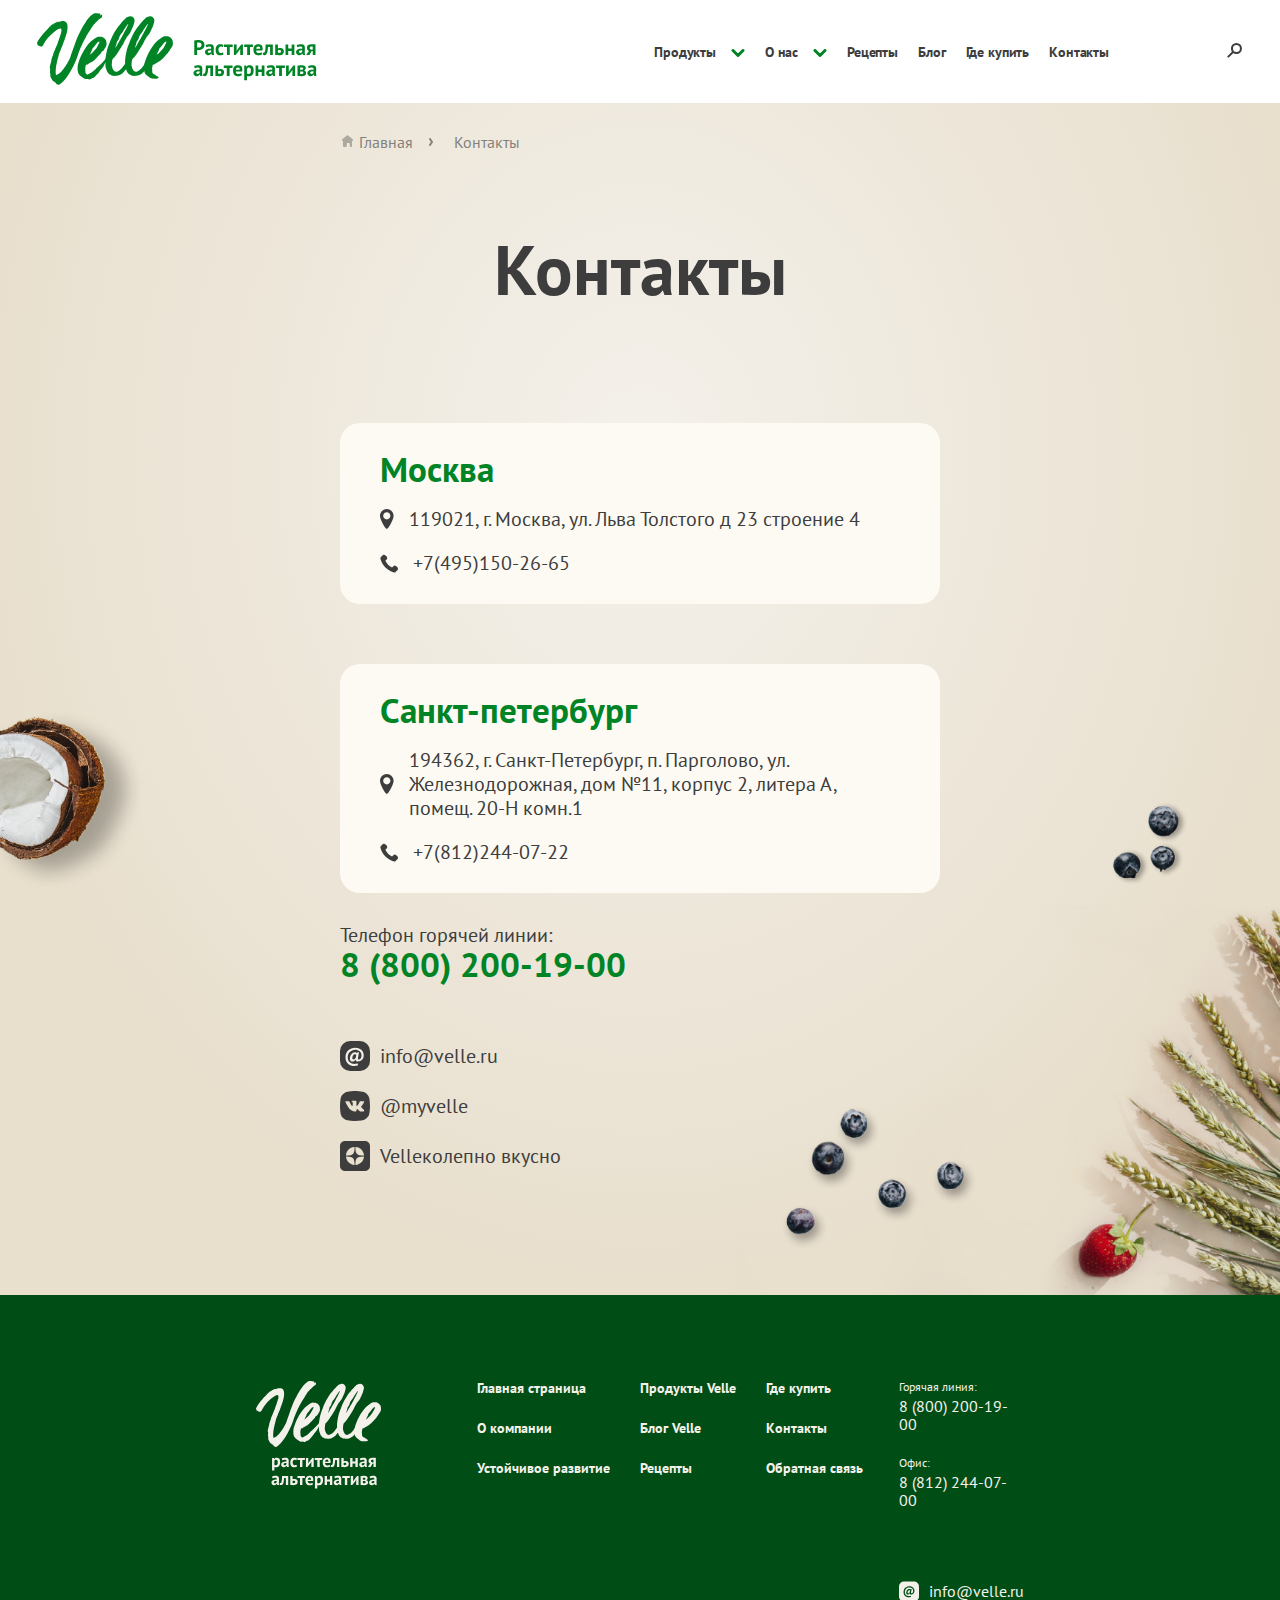
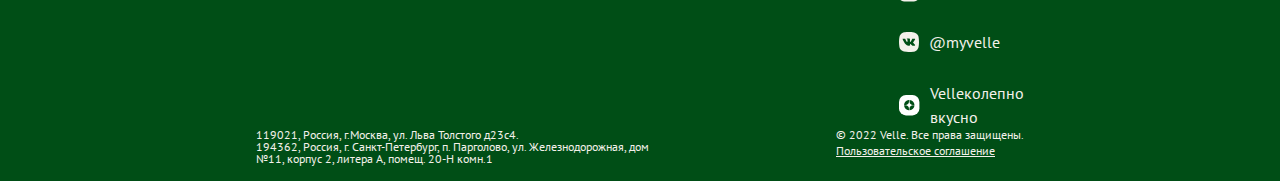
<file: contacts.html>
<!doctype html>
<html lang="ru">
<head>
    <meta charset="UTF-8">
    <meta name="viewport"
          content="width=device-width, user-scalable=no, initial-scale=1.0, maximum-scale=1.0, minimum-scale=1.0">
    <meta http-equiv="X-UA-Compatible" content="ie=edge">
    <title>Velle - Velleколепно вкусно</title>
    <link rel="stylesheet" href="style/style.css">
    <link rel="stylesheet" href="style/stylesheet.css">
    <link rel="shortcut icon" href="favicon.svg" type="image/x-icon">
    <link rel="stylesheet" href="https://unpkg.com/swiper@8/swiper-bundle.min.css"/>
    <script src="https://cdnjs.cloudflare.com/ajax/libs/jquery/3.4.1/jquery.min.js"></script>
    <script src="https://unpkg.com/swiper@8/swiper-bundle.min.js"></script>
    <!-- Global site tag (gtag.js) - Google Analytics -->
    <script async src="https://www.googletagmanager.com/gtag/js?id=UA-208937930-1"></script>
    <script>
        window.dataLayer = window.dataLayer || [];

        function gtag() {
            dataLayer.push(arguments);
        }

        gtag('js', new Date());

        gtag('config', 'UA-208937930-1');
    </script>
    <!-- Yandex.Metrika counter -->
    <script type="text/javascript">
        (function (m, e, t, r, i, k, a) {
            m[i] = m[i] || function () {
                (m[i].a = m[i].a || []).push(arguments)
            };
            m[i].l = 1 * new Date();
            k = e.createElement(t), a = e.getElementsByTagName(t)[0], k.async = 1, k.src = r, a.parentNode.insertBefore(k, a)
        })
        (window, document, "script", "https://mc.yandex.ru/metrika/tag.js", "ym");

        ym(85695564, "init", {
            clickmap: true,
            trackLinks: true,
            accurateTrackBounce: true,
            webvisor: true
        });
    </script>
    <noscript>
        <div><img src="https://mc.yandex.ru/watch/85695564" style="position:absolute; left:-9999px;" alt=""/></div>
    </noscript>
    <!-- /Yandex.Metrika counter -->
    <script type="text/javascript">!function(){var t=document.createElement("script");t.type="text/javascript",t.async=!0,t.src='https://vk.com/js/api/openapi.js?169',t.onload=function(){VK.Retargeting.Init("VK-RTRG-1370333-46NE2"),VK.Retargeting.Hit()},document.head.appendChild(t)}();</script><noscript><img src="https://vk.com/rtrg?p=VK-RTRG-1370333-46NE2" style="position:fixed; left:-999px;" alt=""/></noscript>
</head>
<body>
<header>
    <div class="headerWrapper">
        <a href="index.html">
            <img src="images/logo_header.svg" alt="logo" class="logo">
        </a>
        <div class="headerMenu">
            <div class="item itemPassive">
                <a href="./products.html" class="popupMenu mainItem">
                    Продукты
                    <div class="line"></div>
                </a>
                <svg class="popupMenu" width="14" height="8" viewBox="0 0 14 8" fill="none"
                     xmlns="http://www.w3.org/2000/svg">
                    <path d="M12 1.5L7 6.5L2 1.5" stroke="#008425" stroke-width="3" stroke-linecap="round"
                          stroke-linejoin="round"/>
                </svg>

                <div class="headerPopup">
                    <div class="content">
                        <div class="item">
                            <div class="itemPic">
                                <a href="products/vmestomoloka.html">
                                    <img src="images/menu/menu1.png" alt="menu">
                                </a>
                            </div>
                            <div class="itemTitle">
                                <a href="products/vmestomoloka.html">
                                    Velle Вместо молока
                                </a>
                            </div>
                            <a href="products/vmestomoloka.html?1" class="headerlink">
                                Миндальное
                            </a>
                            <a href="products/vmestomoloka.html?0" class="headerlink">
                                Овсяное
                            </a>
                            <a href="products/vmestomoloka.html?2" class="headerlink">
                                Кокосовое
                            </a>
                            <a href="products/vmestomoloka.html?3" class="headerlink">
                                Банановое
                            </a>
                        </div>
                        <div class="item">
                            <div class="itemPic">
                                <a href="products/barista.html">
                                    <img src="images/menu/menu2.png" alt="menu">
                                </a>
                            </div>
                            <div class="itemTitle">
                                <a href="products/barista.html">Velle Barista</a>
                            </div>
                            <a href="products/barista.html?1" class="headerlink">
                                Миндальное
                            </a>
                            <a href="products/barista.html?3" class="headerlink">
                                Овсяное
                            </a>
                            <a href="products/barista.html?0" class="headerlink">
                                Кокосовое
                            </a>
                            <a href="products/barista.html?2" class="headerlink">
                                Банановое
                            </a>
                        </div>
                        <div class="item">
                            <div class="itemPic">
                                <a href="products/pityevoyyogurt.html">
                                    <img src="images/menu/menu3.png" alt="menu">
                                </a>
                            </div>
                            <div class="itemTitle">
                                <a href="products/pityevoyyogurt.html">Velle Вместо питьевого йогурта</a>
                            </div>
                            <a href="products/pityevoyyogurt.html?1" class="headerlink">
                                Облепиха
                            </a>
                            <a href="products/pityevoyyogurt.html?3" class="headerlink">
                                Вишня
                            </a>
                            <a href="products/pityevoyyogurt.html?6" class="headerlink">
                                Клубника-Земляника
                            </a>
                            <a href="products/pityevoyyogurt.html?2" class="headerlink">
                                Малина
                            </a>
                            <a href="products/pityevoyyogurt.html?0" class="headerlink">
                                Черника
                            </a>
                            <a href="products/pityevoyyogurt.html?5" class="headerlink">
                                Гречишный
                            </a>
                            <a href="products/pityevoyyogurt.html?4" class="headerlink">
                                Кокос
                            </a>
                        </div>
                        <div class="item">
                            <div class="itemPic">
                                <a href="products/lozhkoviyyogurt.html">
                                    <img src="images/menu/menu4.png" alt="menu">
                                </a>
                            </div>
                            <div class="itemTitle">
                                <a href="products/lozhkoviyyogurt.html">Velle Вместо ложкового йогурта</a>
                            </div>
                            <a href="products/lozhkoviyyogurt.html?2" class="headerlink">
                                Клубника-Банан
                            </a>
                            <a href="products/lozhkoviyyogurt.html?3" class="headerlink">
                                Манго-Маракуйя
                            </a>
                            <a href="products/lozhkoviyyogurt.html?1" class="headerlink">
                                Малина-Ежевика
                            </a>
                            <a href="products/lozhkoviyyogurt.html?0" class="headerlink">
                                Печёное Яблоко
                            </a>
                        </div>
                        <div class="item">
                            <div class="itemPic">
                                <a href="products/kasha.html">
                                    <img src="images/menu/menu5.png" alt="menu">
                                </a>
                            </div>
                            <div class="itemTitle">
                                <a href="products/kasha.html">Velle Каша</a>
                            </div>
                            <a href="products/kasha.html?0" class="headerlink">
                                Курага
                            </a>
                            <a href="products/kasha.html?1" class="headerlink">
                                Чернослив
                            </a>
                        </div>
                        <div class="item">
                            <div class="itemPic">
                                <a href="products/dessert.html">
                                    <img src="images/menu/menu6.png" alt="menu">
                                </a>
                            </div>
                            <div class="itemTitle">
                                <a href="products/dessert.html">Velle Десерт</a>
                            </div>
                            <a href="products/dessert.html?0" class="headerlink">
                                Соленая Карамель
                            </a>
                        </div>
                    </div>
                </div>
            </div>
            <div class="item itemLink aboutPassive">
                <a href="#" class="mainItem aboutMenu">
                    О нас
                    <div class="line"></div>
                </a>
                <svg class="aboutMenu" width="14" height="8" viewBox="0 0 14 8" fill="none"
                     xmlns="http://www.w3.org/2000/svg">
                    <path d="M12 1.5L7 6.5L2 1.5" stroke="#008425" stroke-width="3" stroke-linecap="round"
                          stroke-linejoin="round"/>
                </svg>
                <div class="aboutPopup closedAbout">
                    <a href="#" class="itemAbout itemLink">О компании</a>
                    <a href="#" class="itemAbout itemLink">Устойчивое развитие</a>
                </div>
            </div>
            <div class="item itemLink itemEmpty">
                <a href="#" class="mainItem">
                    Рецепты
                    <div class="line"></div>
                </a>
            </div>
            <div class="item itemLink itemEmpty">
                <a href="#" class="mainItem">
                    Блог
                    <div class="line"></div>
                </a>
            </div>
            <div class="item itemEmpty">
                <a href="./where.html" class="mainItem">
                    Где купить
                    <div class="line"></div>
                </a>
            </div>
            <div class="item itemEmpty">
                <a href="./contacts.html" class="mainItem">
                    Контакты
                    <div class="line"></div>
                </a>
            </div>
        </div>
        <button class="search">
            <svg width="15" height="15" viewBox="0 0 15 15" fill="none" xmlns="http://www.w3.org/2000/svg">
                <rect width="8.12965" height="1.90165" rx="0.950827"
                      transform="matrix(0.709482 -0.704723 0.709482 0.704723 0 13.6602)" fill="#3D3D3D"/>
                <circle cx="9.44287" cy="5.5" r="4.5" stroke="#3D3D3D" stroke-width="2"/>
            </svg>
        </button>
        <button class="burger">
            <svg width="18" height="15" viewBox="0 0 18 15" fill="none" xmlns="http://www.w3.org/2000/svg">
                <rect width="18" height="3" rx="1.5" fill="#3D3D3D"/>
                <rect y="6" width="18" height="3" rx="1.5" fill="#3D3D3D"/>
                <rect y="12" width="18" height="3" rx="1.5" fill="#3D3D3D"/>
            </svg>
        </button>
        <button class="closeBurger">
            <svg width="17" height="15" viewBox="0 0 17 15" fill="none" xmlns="http://www.w3.org/2000/svg">
                <rect x="2.06979" y="0.565796" width="18.5" height="3" rx="1.5" transform="rotate(40 2.06979 0.565796)"
                      fill="#3D3D3D"/>
                <rect y="12.213" width="18.5" height="3" rx="1.5" transform="rotate(-40 0 12.213)" fill="#3D3D3D"/>
            </svg>
        </button>
    </div>
    <div class="mWrapper">
        <div class="item mobMenuProducts">
            <a href="#" class="">Продукты</a>
            <svg width="14" height="8" viewBox="0 0 14 8" fill="none" xmlns="http://www.w3.org/2000/svg">
                <path d="M12 1.5L7 6.5L2 1.5" stroke="#008425" stroke-width="3" stroke-linecap="round"
                      stroke-linejoin="round"/>
            </svg>
        </div>
        <div class="subItems">
            <a href="./products.html#vmestomoloka" class="">
                Velle Вместо молока
            </a>
            <a href="./products.html#barista" class="">
                Velle Barista
            </a>
            <a href="./products.html#pityevoyyougurt" class="">
                Velle Вместо питьевого йогурта
            </a>
            <a href="./products.html#lozhkoviyyogurt" class="">
                Velle Вместо ложкового йогурта
            </a>
            <a href="./products.html#kasha" class="">
                Velle Каша
            </a>
            <a href="./products.html#dessert" class="">
                Velle Десерт
            </a>
        </div>
        <div class="item mobAboutProducts">
            <a href="#" class="itemLink">О нас</a>
            <svg width="14" height="8" viewBox="0 0 14 8" fill="none" xmlns="http://www.w3.org/2000/svg">
                <path d="M12 1.5L7 6.5L2 1.5" stroke="#008425" stroke-width="3" stroke-linecap="round"
                      stroke-linejoin="round"/>
            </svg>
        </div>
        <div class="subAbout">
            <a href="#" class="itemLink">
                О компании
            </a>
            <a href="#" class="itemLink">
                Устойчивое развитие
            </a>
        </div>
        <div class="item">
            <a href="#" class="itemLink">Рецепты</a>
        </div>
        <div class="item">
            <a href="#" class="itemLink">Блог</a>
        </div>
        <div class="item">
            <a href="./where.html">Где купить</a>
        </div>
        <div class="item">
            <a href="./contacts.html">Контакты</a>
        </div>
    </div>
</header>
<main class="mainContacts">
    <nav>
        <div class="navItem">
            <svg width="14" height="14" viewBox="0 0 14 14" fill="none" xmlns="http://www.w3.org/2000/svg">
                <g opacity="0.6" clip-path="url(#clip0_300_1497)">
                    <path d="M3 5C3 4.44772 3.44772 4 4 4H11C11.5523 4 12 4.44772 12 5V11C12 11.5523 11.5523 12 11 12H10.75C10.1977 12 9.75 11.5523 9.75 11V9C9.75 8.44772 9.30228 8 8.75 8H7.75C7.19772 8 6.75 8.44772 6.75 9V11C6.75 11.5523 6.30228 12 5.75 12H4C3.44772 12 3 11.5523 3 11V5Z"
                          fill="#3D3D3D"/>
                    <path d="M6.8682 0.514968C7.23604 0.215145 7.76396 0.215145 8.1318 0.514967L12.6834 4.22487C13.4125 4.81921 12.9923 6 12.0516 6H2.94844C2.00772 6 1.58746 4.81921 2.31664 4.22487L6.8682 0.514968Z"
                          fill="#3D3D3D"/>
                </g>
                <defs>
                    <clipPath id="clip0_300_1497">
                        <rect width="14" height="14" fill="white"/>
                    </clipPath>
                </defs>
            </svg>
            <a href="index.html">Главная</a>
            <svg width="4" height="8" viewBox="0 0 4 8" fill="none" xmlns="http://www.w3.org/2000/svg">
                <path d="M1 1L3 4L1 7" stroke="#3D3D3D" stroke-width="2" stroke-linecap="round"
                      stroke-linejoin="round"/>
            </svg>
        </div>
        <div class="navItem">
            <p>Контакты</p>
        </div>
    </nav>
    <div class="contacts">
        <img src="images/fruitsContact.png" alt="fruits" class="fruitsC">
        <img src="images/mFruitsContact.png" alt="fruits" class="mFruitsC">
        <h1>
            Контакты
        </h1>
        <div class="content">
            <div class="address">
                <div class="addressItem">
                    <div class="city">
                        Москва
                    </div>
                    <div class="location">
                        <img src="images/geo.svg" alt="geo">
                        <a href="#">
                            119021, г. Москва, ул. Льва Толстого д 23 строение 4
                        </a>
                    </div>
                    <div class="phone">
                        <svg width="18" height="19" viewBox="0 0 18 19" fill="none" xmlns="http://www.w3.org/2000/svg">
                            <path fill-rule="evenodd" clip-rule="evenodd"
                                  d="M0.935592 3.11031C0.496522 3.54938 0.286444 4.16576 0.435433 4.76856C0.855449 6.46792 2.08825 10.1341 5.38946 13.4354C8.69067 16.7366 12.3569 17.9694 14.0563 18.3894C14.6591 18.5384 15.2754 18.3283 15.7145 17.8892L15.7659 17.8379L15.7659 17.8379L17.4107 16.1932C17.4139 16.1899 17.4172 16.1866 17.4205 16.1833L17.7052 15.8985C17.7052 15.8985 17.6908 15.894 17.6631 15.8852C18.1799 15.1084 18.0958 14.0499 17.4107 13.3647L16.2085 12.1625C15.4274 11.3815 14.1611 11.3815 13.38 12.1625L12.0311 13.5115C10.5828 12.7417 9.13737 11.8091 8.07654 10.7483C7.01574 9.68748 6.08314 8.24209 5.31344 6.79385L6.66243 5.44486C7.44348 4.66381 7.44348 3.39748 6.66243 2.61643L5.46024 1.41424C4.77509 0.729091 3.71651 0.644967 2.93966 1.16187C2.93079 1.13403 2.92631 1.11959 2.92631 1.11959L0.935592 3.11031Z"
                                  fill="#3D3D3D"/>
                        </svg>
                        <a href="tel:+74951502665">
                            +7(495)150-26-65
                        </a>
                    </div>
                </div>
                <div class="addressItem">
                    <div class="city">
                        Санкт-петербург
                    </div>
                    <div class="location">
                        <img src="images/geo.svg" alt="geo">
                        <a href="#">
                            194362, г. Санкт-Петербург, п. Парголово, ул. Железнодорожная, дом №11, корпус 2, литера А,
                            помещ. 20-H комн.1
                        </a>
                    </div>
                    <div class="phone">
                        <svg width="18" height="19" viewBox="0 0 18 19" fill="none" xmlns="http://www.w3.org/2000/svg">
                            <path fill-rule="evenodd" clip-rule="evenodd"
                                  d="M0.935592 3.11031C0.496522 3.54938 0.286444 4.16576 0.435433 4.76856C0.855449 6.46792 2.08825 10.1341 5.38946 13.4354C8.69067 16.7366 12.3569 17.9694 14.0563 18.3894C14.6591 18.5384 15.2754 18.3283 15.7145 17.8892L15.7659 17.8379L15.7659 17.8379L17.4107 16.1932C17.4139 16.1899 17.4172 16.1866 17.4205 16.1833L17.7052 15.8985C17.7052 15.8985 17.6908 15.894 17.6631 15.8852C18.1799 15.1084 18.0958 14.0499 17.4107 13.3647L16.2085 12.1625C15.4274 11.3815 14.1611 11.3815 13.38 12.1625L12.0311 13.5115C10.5828 12.7417 9.13737 11.8091 8.07654 10.7483C7.01574 9.68748 6.08314 8.24209 5.31344 6.79385L6.66243 5.44486C7.44348 4.66381 7.44348 3.39748 6.66243 2.61643L5.46024 1.41424C4.77509 0.729091 3.71651 0.644967 2.93966 1.16187C2.93079 1.13403 2.92631 1.11959 2.92631 1.11959L0.935592 3.11031Z"
                                  fill="#3D3D3D"/>
                        </svg>
                        <a href="tel:+78122440722">
                            +7(812)244-07-22
                        </a>
                    </div>
                </div>
            </div>
            <div class="info">
                <div class="phone">
                    <div class="title">
                        Телефон горячей линии:
                    </div>
                    <a target="_blank" href="tel:+78002001900">8 (800) 200-19-00 </a>
                </div>
                <div class="socials">
                    <div class="item">
                        <svg width="30" height="30" viewBox="0 0 30 30" fill="none" xmlns="http://www.w3.org/2000/svg">
                            <rect width="30" height="30" rx="10" fill="#3D3D3D"/>
                            <path d="M17.58 11.32H18.98L18.02 16.74C17.9133 17.3667 17.9067 17.82 18 18.1C18.1067 18.38 18.3333 18.52 18.68 18.52C19.0267 18.52 19.3667 18.44 19.7 18.28C20.0333 18.12 20.3333 17.8733 20.6 17.54C20.8667 17.2067 21.08 16.7867 21.24 16.28C21.4133 15.7733 21.5 15.1733 21.5 14.48C21.5 13.48 21.3333 12.6267 21 11.92C20.6667 11.2133 20.2067 10.6333 19.62 10.18C19.0467 9.71333 18.3667 9.37333 17.58 9.16C16.7933 8.94667 15.9467 8.84 15.04 8.84C14 8.84 13.0333 9.02667 12.14 9.4C11.2467 9.77333 10.4667 10.2867 9.8 10.94C9.14667 11.5933 8.63333 12.3733 8.26 13.28C7.88667 14.1733 7.7 15.1467 7.7 16.2C7.7 17.24 7.85333 18.1733 8.16 19C8.48 19.8267 8.94 20.5267 9.54 21.1C10.14 21.6867 10.88 22.1333 11.76 22.44C12.6533 22.76 13.6733 22.92 14.82 22.92C15.2067 22.92 15.6467 22.8733 16.14 22.78C16.6333 22.6867 17.08 22.5467 17.48 22.36L18.1 24.28C17.5533 24.5467 16.9933 24.7333 16.42 24.84C15.86 24.9467 15.2133 25 14.48 25C13.1867 25 11.9867 24.8133 10.88 24.44C9.78667 24.0667 8.83333 23.5133 8.02 22.78C7.22 22.0467 6.59333 21.14 6.14 20.06C5.68667 18.9667 5.46 17.7067 5.46 16.28C5.46 14.8267 5.72 13.5133 6.24 12.34C6.76 11.1667 7.46 10.1667 8.34 9.34C9.22 8.51333 10.24 7.88 11.4 7.44C12.56 6.98667 13.7867 6.76 15.08 6.76C16.3067 6.76 17.4467 6.94 18.5 7.3C19.5533 7.64667 20.4667 8.15333 21.24 8.82C22.0133 9.47333 22.62 10.28 23.06 11.24C23.5 12.1867 23.72 13.2667 23.72 14.48C23.72 15.3333 23.5667 16.1333 23.26 16.88C22.9667 17.6267 22.5533 18.2733 22.02 18.82C21.5 19.3667 20.8867 19.8 20.18 20.12C19.4867 20.44 18.74 20.6 17.94 20.6C17.6067 20.6 17.2933 20.5667 17 20.5C16.72 20.42 16.48 20.2933 16.28 20.12C16.0933 19.9467 15.9533 19.72 15.86 19.44C15.7667 19.16 15.74 18.8133 15.78 18.4H15.7C15.5 18.68 15.28 18.9533 15.04 19.22C14.8133 19.4867 14.56 19.7267 14.28 19.94C14 20.14 13.6933 20.3 13.36 20.42C13.0267 20.54 12.66 20.6 12.26 20.6C11.94 20.6 11.6333 20.5333 11.34 20.4C11.0467 20.2533 10.7933 20.0533 10.58 19.8C10.3667 19.5467 10.1933 19.24 10.06 18.88C9.94 18.52 9.88 18.12 9.88 17.68C9.88 16.8533 10.0133 16.0533 10.28 15.28C10.5467 14.4933 10.9067 13.8 11.36 13.2C11.8267 12.6 12.36 12.12 12.96 11.76C13.5733 11.3867 14.22 11.2 14.9 11.2C15.3667 11.2 15.76 11.2733 16.08 11.42C16.4 11.5533 16.6933 11.7333 16.96 11.96L17.58 11.32ZM16.32 13.74C16.1467 13.5933 15.9667 13.48 15.78 13.4C15.5933 13.32 15.36 13.28 15.08 13.28C14.68 13.28 14.3067 13.3933 13.96 13.62C13.6267 13.8467 13.3333 14.14 13.08 14.5C12.84 14.86 12.6533 15.2667 12.52 15.72C12.3867 16.16 12.32 16.5933 12.32 17.02C12.32 17.46 12.4067 17.82 12.58 18.1C12.7667 18.38 13.08 18.52 13.52 18.52C13.7067 18.52 13.9067 18.4667 14.12 18.36C14.3333 18.24 14.54 18.0867 14.74 17.9C14.94 17.7133 15.1333 17.5 15.32 17.26C15.5067 17.02 15.6733 16.7667 15.82 16.5L16.32 13.74Z"
                                  fill="#F4F1EB"/>
                        </svg>
                        <a target="_blank" href="mailto:info@velle.ru">info@velle.ru</a>
                    </div>
                    <div class="item">
                        <svg width="30" height="30" viewBox="0 0 30 30" fill="none" xmlns="http://www.w3.org/2000/svg">
                            <path d="M27.2391 3.41181C27.8373 4.12767 28.4004 4.87874 28.811 5.72369C29.1864 6.49822 29.3389 7.33144 29.4679 8.16465C29.8433 10.6056 30.031 13.0701 29.9958 15.5345C29.9606 18.0107 29.7377 20.4868 29.2685 22.9161C29.0456 24.1131 28.4121 25.1458 27.6496 26.0846C26.5469 27.4225 25.2331 28.4904 23.5907 29.0889C22.9104 29.3353 22.183 29.4058 21.4792 29.5114C19.0509 29.8634 16.6109 30.0395 14.1591 29.9925C11.895 29.9456 9.6427 29.7226 7.41383 29.3353C6.00612 29.1006 4.83303 28.3965 3.75379 27.5046C3.63648 27.4107 3.5309 27.3169 3.41359 27.2347C3.21417 27.0352 3.01474 26.8357 2.81532 26.6479C2.088 25.8147 1.45453 24.9228 1.02049 23.9018C0.703754 23.1156 0.609907 22.2824 0.480867 21.4609C0.117209 19.0317 -0.047024 16.5907 0.0116306 14.138C0.0585542 11.7674 0.281441 9.40861 0.738946 7.07326C0.973565 5.85278 1.61876 4.80832 2.40473 3.86949C3.49571 2.55512 4.78611 1.51067 6.40497 0.923902C7.23787 0.618781 8.11768 0.548368 8.97404 0.419279C10.4404 0.208041 11.9068 0.0789515 13.3731 0.0320098C15.1445 -0.0384027 16.9041 0.00853899 18.6638 0.161099C20.0245 0.278454 21.3736 0.454485 22.7227 0.689193C23.9427 0.900431 24.975 1.49894 25.9487 2.25C26.1833 2.43777 26.4179 2.63727 26.6525 2.82504C26.8519 3.01281 27.0514 3.21231 27.2391 3.41181ZM12.7162 11.4271C12.7397 11.7792 12.7631 12.1312 12.7866 12.4833C12.7866 12.6241 12.7749 12.7532 12.7749 12.894C12.7866 13.4925 12.7631 14.0793 12.5989 14.6543C12.505 14.9829 12.3056 15.0533 12.0123 14.8656C11.7191 14.6778 11.5548 14.3727 11.3202 14.1262C11.1443 13.8681 10.9683 13.6099 10.7923 13.3517C10.4169 12.6945 10.0533 12.0373 9.74828 11.345C9.65443 11.122 9.59578 10.8638 9.43155 10.6643C9.24385 10.3592 8.97404 10.2184 8.61038 10.2536C7.71883 10.1949 6.82728 10.1949 5.92401 10.2184C5.52515 10.2301 5.33746 10.5 5.48996 10.8755C5.73631 11.4858 6.00612 12.0843 6.32286 12.6593C6.42843 12.9527 6.5692 13.2226 6.73344 13.4808C7.15575 14.361 7.63672 15.2059 8.18807 16.0039C8.32884 16.2504 8.48134 16.4851 8.66904 16.708C9.20866 17.506 9.78347 18.2688 10.5577 18.8674C10.7571 19.0551 10.9683 19.2194 11.2029 19.3602C12.1414 20.0409 13.1972 20.4047 14.3585 20.4634C14.4054 20.4986 14.4641 20.5103 14.5228 20.4751C14.8395 20.5338 15.1562 20.522 15.473 20.4986C16.083 20.5103 16.3997 20.2991 16.4584 19.8414C16.4818 19.7006 16.4935 19.5597 16.5053 19.4072C16.5757 19.0903 16.6226 18.7735 16.7164 18.4683C16.8337 18.0459 17.1739 17.9285 17.5493 18.175C17.5963 18.2102 17.6432 18.2454 17.6901 18.2688C18.1124 18.7031 18.523 19.149 18.9453 19.5715C19.1799 19.8062 19.3793 20.0761 19.6844 20.2169C20.0011 20.4282 20.353 20.5338 20.7284 20.5103C21.6317 20.5573 22.5467 20.6159 23.45 20.522C24.1421 20.4516 24.4002 19.9235 24.0365 19.325C23.7667 18.8791 23.4734 18.4684 23.098 18.1046C22.9221 17.8698 22.7109 17.6586 22.488 17.4708C22.1713 17.154 21.8663 16.8371 21.5496 16.5203C21.0451 16.0156 21.0217 15.8396 21.3853 15.2294C21.444 15.1355 21.5144 15.0299 21.5848 14.936C21.9601 14.4196 22.3473 13.9033 22.7227 13.3869C22.7813 13.3048 22.8517 13.2461 22.8517 13.1287C23.4734 12.4598 23.9427 11.7087 24.1773 10.8169C24.2008 10.723 24.2125 10.6174 24.1304 10.5469C24.0131 10.2653 23.755 10.2536 23.5204 10.2536C22.5232 10.2418 21.5261 10.2418 20.529 10.2418C19.8955 10.2418 19.7899 10.3122 19.5553 10.9107C19.0392 12.2251 18.3588 13.4456 17.4086 14.5018C17.2326 14.6895 17.0918 14.9947 16.7868 14.9243C16.4701 14.8421 16.4935 14.5018 16.4349 14.2436C16.3528 13.6568 16.4466 13.0701 16.4232 12.4833C16.4349 11.9317 16.4584 11.3802 16.4466 10.8286C16.4232 10.1362 16.0947 9.85455 15.3908 9.85455C15.0272 9.78414 14.6518 9.80761 14.2764 9.80761C13.6781 9.78414 13.0681 9.77241 12.4698 9.85455C12.1648 9.88976 11.9068 10.0189 11.7191 10.2536C11.5548 10.4531 11.59 10.6174 11.8364 10.6526C12.3291 10.7347 12.5872 10.9929 12.7162 11.4271Z"
                                  fill="#3D3D3D"/>
                        </svg>
                        <a target="_blank"href="https://vk.com/myvelle">@myvelle</a>
                    </div>
                    <div class="item">
                        <svg width="30" height="30" viewBox="0 0 30 30" fill="none" xmlns="http://www.w3.org/2000/svg">
                            <path fill-rule="evenodd" clip-rule="evenodd"
                                  d="M5 0C2.23858 0 0 2.23858 0 5V25C0 27.7614 2.23858 30 5 30H25C27.7614 30 30 27.7614 30 25V5C30 2.23858 27.7614 0 25 0H5ZM6.39291 14.6014H6.39723C13.7705 14.5208 14.5312 12.1643 14.5996 6.39736C14.6008 6.28616 14.5552 6.17967 14.4735 6.10422C14.3918 6.02838 14.2809 5.99262 14.1709 6.00127C9.83143 6.39657 6.39606 9.83333 6.00156 14.1727C5.99173 14.2835 6.02906 14.3931 6.1045 14.4749C6.17877 14.5554 6.28329 14.6014 6.39291 14.6014ZM14.5992 23.6023C14.5308 17.8354 13.7705 15.4789 6.39723 15.3983C6.28604 15.4026 6.18034 15.4431 6.1045 15.5248C6.02867 15.6066 5.99173 15.7162 6.00156 15.827C6.39566 20.1668 9.83104 23.6031 14.1705 23.9984C14.1823 23.9996 14.1945 24 14.2063 24C14.3045 24 14.4 23.9627 14.4731 23.8955C14.5548 23.82 14.6004 23.7135 14.5992 23.6023ZM23.9981 14.1735C23.6055 9.8459 20.1812 6.40994 15.8554 6.00323C15.7446 5.99301 15.6342 6.02995 15.5517 6.1054C15.4699 6.18085 15.424 6.28773 15.4252 6.39893C15.4943 12.162 16.2531 14.5173 23.602 14.6018H23.6067C23.7159 14.6018 23.8209 14.5562 23.8951 14.4757C23.9709 14.3939 24.0079 14.2843 23.9981 14.1735ZM23.8955 15.524C23.8205 15.4423 23.7246 15.3842 23.6024 15.3979C16.2531 15.4824 15.4947 17.8377 15.4255 23.6004C15.4244 23.7116 15.4703 23.8185 15.5521 23.8939C15.6252 23.9611 15.7202 23.998 15.8185 23.998C15.8307 23.998 15.8432 23.9976 15.8554 23.9965C20.1812 23.5898 23.6059 20.1538 23.9985 15.8262C24.0083 15.7154 23.9709 15.6058 23.8955 15.524Z"
                                  fill="#3D3D3D"/>
                        </svg>
                        <a target="_blank" href="https://zen.yandex.ru/id/61cc1ecd6a88387bc25af8ad">Velleколепно вкусно</a>
                    </div>
                </div>
            </div>
        </div>
    </div>
</main>
<footer>
    <div class="footerContent">
        <div class="topContent">
            <img src="images/logo_footer.svg" href="index.html" alt="logo" class="logo">
            <div class="menu">
                <a href="index.html" class="item">
                    Главная страница
                </a>
                <a href="#" class="item itemLink">
                    О компании
                </a>
                <a href="#" class="item itemLink">
                    Устойчивое развитие
                </a>
                <a href="./products.html" class="item">
                    Продукты Velle
                </a>
                <a href="#" class="item itemLink">
                    Блог Velle
                </a>
                <a href="#" class="item itemLink">
                    Рецепты
                </a>
                <a href="./where.html" class="item">
                    Где купить
                </a>
                <a href="./contacts.html" class="item">
                    Контакты
                </a>
                <a href="#" class="item itemLink">
                    Обратная связь
                </a>
            </div>
            <div class="info">
                <div class="phoneItem">
                    <p>
                        Горячая линия:
                    </p>
                    <a href="tel:+78002001900">8 (800) 200-19-00</a>
                </div>
                <div class="phoneItem">
                    <p>
                        Офис:
                    </p>
                    <a href="tel:+78122440700">8 (812) 244-07-00</a>
                </div>
                <div class="social">
                    <img src="images/mail.svg" alt="social">
                    <a target="_blank" href="mailto:info@velle.ru">info@velle.ru</a>
                </div>
                <div class="social">
                    <img src="images/vk.svg" alt="social">
                    <a target="_blank" href="https://vk.com/myvelle">@myvelle</a>
                </div>
                <div class="social">
                    <img src="images/blog.svg" alt="social">
                    <a target="_blank" href="https://zen.yandex.ru/id/61cc1ecd6a88387bc25af8ad">Velleколепно вкусно</a>
                </div>
            </div>
        </div>
        <div class="bottomContent">
            <div class="address">
                <p>119021, Россия, г.Москва, ул. Льва Толстого д23с4.</p>
                <p>194362, Россия, г. Санкт-Петербург, п. Парголово, ул. Железнодорожная, дом №11, корпус 2, литера А,
                    помещ. 20-H комн.1</p>
            </div>
            <div class="copyright">
                <p>© 2022 Velle. Все права защищены.</p>
                <a href="politics.pdf" download>Пользовательское соглашение</a>
            </div>
        </div>
    </div>
    <div class="mFooterContent">
        <div class="menu">
            <a href="./index.html" class="item">
                Главная страница
            </a>
            <a href="#" class="item itemLink">
                О компании
            </a>
            <a href="#" class="item itemLink">
                Устойчивое развитие
            </a>
            <a href="./products.html" class="item itemLink">
                Продукты Velle
            </a>
            <a href="#" class="item itemLink">
                Блог Velle
            </a>
            <a href="#" class="item itemLink">
                Рецепты
            </a>
            <a href="./where.html" class="item">
                Где купить
            </a>
            <a href="./contacts.html" class="item">
                Контакты
            </a>
            <a href="#" class="item itemLink">
                Обратная связь
            </a>

            <div class="copyright">
                <p>© 2022 Velle. Все права защищены.</p>
                <a href="politics.pdf" download>Пользовательское соглашение</a>
            </div>
        </div>
        <div class="info">
            <div class="phoneItem">
                <p>
                    Горячая линия:
                </p>
                <a href="tel:+78002001900">8 (800) 200-19-00</a>
            </div>
            <div class="phoneItem">
                <p>
                    Офис:
                </p>
                <a href="tel:+78122440700">8 (812) 244-07-00</a>
            </div>
            <div class="social">
                <img src="images/mail.svg" alt="social">
                <a href="mailto:info@velle.ru">info@velle.ru</a>
            </div>
            <div class="social">
                <img src="images/vk.svg" alt="social">
                <a href="https://vk.com/myvelle">@myvelle</a>
            </div>
            <div class="social">
                <img src="images/blog.svg" alt="social">
                <a href="https://zen.yandex.ru/id/61cc1ecd6a88387bc25af8ad">Velleколепно вкусно</a>
            </div>
            <div class="address">
                <p>119021, Россия, г.Москва, ул. Льва Толстого д23с4.</p>
                <p>194362, Россия, г. Санкт-Петербург, п. Парголово, ул. Железнодорожная, дом №11, корпус 2, литера А,
                    помещ. 20-H комн.1</p>
            </div>
        </div>
        <svg class="mLogo" width="58" height="49" viewBox="0 0 58 49" fill="none" xmlns="http://www.w3.org/2000/svg">
            <path d="M29.5123 18.6648C29.8167 18.6648 29.9182 18.8001 29.7491 19.1046C29.6814 19.2399 29.6138 19.3414 29.5799 19.4767C29.5461 19.612 29.5123 19.7135 29.4446 19.8488C29.377 19.9842 29.3431 20.0856 29.3093 20.1533C29.2755 20.221 29.2078 20.3225 29.174 20.4239C29.1063 20.5254 29.0725 20.5931 29.0048 20.6607C28.9372 20.7284 28.9034 20.7961 28.8357 20.8637C28.768 20.9652 28.7342 21.0329 28.6666 21.1344C28.5989 21.202 28.5651 21.3035 28.4974 21.4388C28.4297 21.5741 28.3283 21.7095 28.2606 21.8448C28.1929 22.0139 28.0915 22.1492 28.0576 22.2507C28.0238 22.2845 27.99 22.3522 27.99 22.386C27.9561 22.4199 27.9223 22.4537 27.9223 22.5214C27.6855 22.792 27.4825 23.0288 27.2796 23.2994C27.0766 23.5362 26.8398 23.8069 26.6368 24.0775C26.5353 24.2128 26.4338 24.3143 26.3662 24.4496C26.2985 24.5849 26.197 24.7203 26.0955 24.8556C25.8587 25.1939 25.6219 25.4983 25.3513 25.769C25.0807 26.0396 24.81 26.3441 24.5056 26.6485C24.3702 26.8177 24.2011 26.953 23.9981 27.0883C23.7951 27.2236 23.5922 27.3251 23.3215 27.3589C23.22 27.3928 23.1186 27.4266 23.0509 27.4943C22.9832 27.5619 22.9156 27.5957 22.8141 27.6634C22.5773 27.8325 22.3067 27.9002 22.0699 27.9002C22.0022 27.8664 21.9007 27.8664 21.833 27.8664C21.7654 27.8664 21.6639 27.8664 21.5962 27.8325C21.4948 27.7987 21.3933 27.7987 21.2918 27.7649C21.1903 27.7311 21.0888 27.7311 20.9197 27.7649C20.6829 27.7987 20.446 27.7649 20.2092 27.6634C19.9724 27.5619 19.7018 27.4266 19.465 27.2913C19.2282 27.1221 18.9914 26.953 18.7884 26.7838C18.5854 26.6147 18.3825 26.4455 18.2133 26.3441C17.875 26.0734 17.6382 25.769 17.4691 25.4307C17.2999 25.0924 17.1984 24.7203 17.1646 24.3481C17.097 23.8407 17.0631 23.2994 17.097 22.8258C17.1308 22.3184 17.1984 21.8109 17.3338 21.3373C17.5706 20.4916 17.8412 19.6459 18.1795 18.834C18.5178 18.0221 18.9237 17.2102 19.3297 16.4321C19.6341 15.8232 19.9724 15.2819 20.3446 14.7406C20.7167 14.1994 21.1226 13.6581 21.5286 13.1168C22.1037 12.4064 22.7126 11.7975 23.423 11.3239C23.5245 11.2562 23.626 11.1886 23.7275 11.0871C23.7951 11.0194 23.8966 10.9179 24.0319 10.8503C24.5394 10.4781 25.0807 10.1737 25.6219 9.9707C25.8249 9.90304 25.9602 9.86921 26.0955 9.90304C26.3323 9.93687 26.603 9.9707 26.8736 9.9707C27.1442 9.9707 27.381 10.0045 27.6178 10.1398C27.7532 10.2075 27.8885 10.2752 28.0576 10.3428C28.2268 10.4105 28.3283 10.512 28.4636 10.6811C28.5312 10.8164 28.5989 10.9179 28.7004 11.0194C28.8019 11.1209 28.9034 11.2224 28.971 11.3577C29.0387 11.493 29.1063 11.5945 29.1402 11.7298C29.174 11.8651 29.2078 11.9666 29.2078 12.1019C29.2417 12.2373 29.2416 12.3726 29.2416 12.5417C29.2416 12.677 29.2416 12.8124 29.3093 12.9815C29.3431 13.1168 29.3093 13.2521 29.2416 13.4213C29.174 13.5566 29.1402 13.6581 29.1402 13.7596C29.1402 13.8611 29.1063 13.9626 29.0387 14.0979C29.0387 14.1317 29.0048 14.1994 28.971 14.2332C28.7342 14.5038 28.5651 14.8083 28.3959 15.0789C28.2268 15.3496 28.0576 15.654 27.8547 15.9585L27.584 15.9246C27.4825 16.06 27.3472 16.1615 27.2457 16.2968C27.1442 16.4321 27.0427 16.5674 27.0089 16.7366C26.9751 16.838 26.9413 16.9057 26.8398 16.9734C26.7721 17.041 26.6706 17.1087 26.6368 17.1763C26.4 17.4131 26.197 17.6499 25.994 17.8867C25.7911 18.1236 25.5543 18.3604 25.3513 18.5972C25.0807 18.8678 24.81 19.1046 24.5394 19.3752C24.3026 19.612 23.9981 19.8827 23.6937 20.1195C23.5583 20.2548 23.3892 20.3563 23.22 20.4239C23.0509 20.4916 22.8818 20.5931 22.7126 20.6946C22.4758 20.8299 22.239 20.9652 22.0022 21.1005C21.7654 21.2697 21.5624 21.405 21.3256 21.5741C21.2579 21.608 21.2579 21.608 21.2579 21.6418C21.2579 21.6418 21.2241 21.6756 21.1903 21.6756C20.7505 21.7095 20.5137 21.8786 20.4799 22.2507C20.446 22.5214 20.4122 22.7582 20.3446 23.0288C20.2769 23.2656 20.2769 23.5362 20.3446 23.8069C20.3784 23.9422 20.3784 24.0775 20.3784 24.2466C20.3784 24.382 20.3784 24.5173 20.3784 24.6864C20.3784 24.8894 20.4122 25.0585 20.5137 25.2277V25.2615C20.5814 25.2954 20.649 25.3968 20.7505 25.5322C20.8182 25.566 20.8182 25.5998 20.8182 25.6336C20.852 25.6336 20.8858 25.6336 20.8858 25.6675V25.7013C21.0888 25.8705 21.2918 25.8705 21.5286 25.7351C21.9345 25.5322 22.3743 25.2954 22.7803 25.0585C23.1862 24.8217 23.5922 24.5511 23.9305 24.2128C24.0658 24.0775 24.2011 23.976 24.3364 23.8407C24.4717 23.7054 24.607 23.5701 24.7424 23.4686C24.9453 23.2656 25.1145 23.0965 25.3175 22.9273C25.4866 22.7582 25.6896 22.5552 25.8926 22.386C26.0955 22.2169 26.2647 22.0477 26.4677 21.8786C26.6368 21.7095 26.8398 21.5403 27.0089 21.3373C27.2457 21.0667 27.5164 20.7961 27.7532 20.5254C27.99 20.2548 28.2606 19.9842 28.4974 19.6797C28.5989 19.5444 28.7004 19.4429 28.8019 19.3076C28.9034 19.1723 29.0048 19.0369 29.0725 18.9355C29.1402 18.7325 29.3093 18.6648 29.5123 18.6648ZM22.6111 16.6689C22.5435 16.838 22.4758 17.0072 22.4081 17.1763C22.3405 17.3455 22.239 17.5146 22.1375 17.6838C22.3743 17.4808 22.5773 17.3116 22.7803 17.1425C22.9832 16.9734 23.1862 16.8042 23.3892 16.6012C23.7951 16.1953 24.1673 15.7893 24.5394 15.3496C24.9115 14.9098 25.1821 14.47 25.4189 13.9964C25.5204 13.7934 25.6557 13.5904 25.7572 13.3875C25.8587 13.1845 25.9602 12.9815 26.0617 12.7785C26.1294 12.6432 26.1632 12.5079 26.2308 12.3387C26.2985 12.2034 26.2985 12.0681 26.2985 11.899H26.1632C26.0279 12.0005 25.8926 12.0681 25.7572 12.1696C25.6219 12.2373 25.5204 12.3387 25.3851 12.4741C25.216 12.6432 25.0807 12.8124 24.9453 12.9815C24.81 13.1507 24.6747 13.3198 24.5394 13.4889C24.4041 13.6919 24.2688 13.8611 24.1334 14.0302C23.9981 14.1994 23.829 14.3685 23.6598 14.5715C23.423 14.7745 23.2877 15.0451 23.1862 15.3496C23.1524 15.4849 23.1186 15.5864 23.1186 15.654C23.0847 15.7217 23.0509 15.8232 22.9832 15.9246C22.9156 16.06 22.8479 16.1615 22.7803 16.2968C22.7464 16.4321 22.6788 16.5336 22.6111 16.6689Z"
                  fill="#F4F1EB"/>
            <path d="M31.8467 26.3782C31.7114 26.3443 31.5761 26.3105 31.4408 26.2428C31.3054 26.1752 31.2039 26.1075 31.0686 26.0399C30.8995 25.9046 30.7642 25.8369 30.6627 25.8369C30.595 25.8031 30.4935 25.7354 30.4259 25.7016C30.3582 25.6678 30.2906 25.6001 30.2229 25.5324C30.0876 25.3971 29.9861 25.2618 29.9184 25.1941C29.8508 25.1265 29.7831 25.025 29.7155 24.9235C29.6478 24.822 29.614 24.7205 29.5463 24.5852C29.4787 24.4499 29.411 24.2808 29.3433 24.0439C29.208 23.7057 29.0727 23.3674 28.9712 22.9952C28.8697 22.6231 28.8021 22.251 28.8021 21.845C28.8359 21.6082 28.8359 21.3714 28.8359 21.1346C28.8359 20.8978 28.8021 20.661 28.7682 20.4242C28.7682 20.1536 28.7682 19.9168 28.8021 19.6461C28.8021 19.3755 28.8359 19.1387 28.8697 18.8681C28.9374 18.4959 28.9712 18.1238 29.0389 17.7517C29.1065 17.3796 29.1742 17.0075 29.2419 16.6353C29.3095 16.2632 29.411 15.9249 29.4787 15.5866C29.5463 15.2483 29.6478 14.8762 29.7831 14.5379C29.8508 14.4026 29.8846 14.2673 29.9523 14.0981C30.0199 13.9628 30.0538 13.7937 30.1214 13.6245C30.1891 13.4216 30.2567 13.2524 30.3244 13.0833C30.392 12.9141 30.4935 12.745 30.5274 12.542C30.8318 11.6963 31.1701 10.8844 31.5422 10.1063C31.779 9.66651 31.982 9.1929 32.2188 8.75312C32.4556 8.31334 32.7263 7.87356 32.9969 7.43378C33.2337 7.06166 33.4705 6.72337 33.7073 6.35124C33.9441 5.97912 34.2148 5.64083 34.5192 5.30254C34.8913 4.86276 35.2296 4.45681 35.5341 4.01703C35.6694 3.81405 35.8386 3.6449 36.0077 3.50959C36.1768 3.34044 36.346 3.20512 36.4813 3.03598C36.6166 2.86683 36.7519 2.69768 36.9211 2.56237C37.0902 2.42705 37.2256 2.29173 37.3609 2.12259C37.4962 1.85195 37.6992 1.71664 37.9021 1.71664C37.9698 1.71664 38.0036 1.71664 38.0375 1.68281C38.0713 1.64898 38.1051 1.64898 38.1728 1.61515C38.5449 1.41217 38.917 1.27686 39.323 1.27686C39.7627 1.27686 40.101 1.41217 40.3378 1.64898C40.4055 1.71664 40.4393 1.78429 40.507 1.81812C40.5746 1.85195 40.6085 1.91961 40.6761 1.98727C40.8453 2.2579 40.9806 2.52854 41.0483 2.79917C41.1159 3.06981 41.1159 3.37427 41.0144 3.71256C40.9468 3.9832 40.8453 4.28766 40.7776 4.59212C40.71 4.89659 40.6085 5.16722 40.507 5.43785C40.4055 5.70849 40.304 5.94529 40.2025 6.14827C40.101 6.35124 39.9996 6.58805 39.8981 6.82485C39.8304 6.96017 39.7966 7.06166 39.7289 7.16315C39.6613 7.26463 39.6274 7.39995 39.5598 7.50144C39.4583 7.77207 39.323 8.07654 39.1538 8.31334C38.9847 8.58397 38.8155 8.85461 38.6126 9.09141C38.5449 9.1929 38.5111 9.26056 38.4434 9.36205C38.3757 9.42971 38.3419 9.53119 38.2743 9.66651C38.2066 9.80183 38.1389 9.86949 38.0375 9.86949C37.936 9.86949 37.8345 9.93715 37.8007 10.0725C37.7668 10.2754 37.6992 10.4446 37.5977 10.5799C37.4962 10.749 37.3609 10.8844 37.2594 11.0535C37.0226 11.4256 36.8534 11.7978 36.6843 12.1699C36.5828 12.4067 36.4813 12.6435 36.3798 12.8465C36.2783 13.0494 36.1768 13.2524 36.0077 13.4554C35.8724 13.6584 35.7371 13.8275 35.6356 14.0305C35.5341 14.2335 35.3988 14.4026 35.2973 14.6056C35.1281 14.8762 34.959 15.1469 34.7898 15.4175C34.6207 15.6881 34.4516 15.9926 34.2486 16.2632C34.1809 16.3647 34.1471 16.4662 34.0794 16.5338C34.0118 16.6353 33.9779 16.703 33.9103 16.7707C33.6735 17.1089 33.4705 17.4472 33.2675 17.7517C33.0646 18.0562 32.8278 18.3606 32.5233 18.6651C32.4895 18.6989 32.4556 18.7666 32.3541 18.8342C32.185 18.9696 32.0497 19.071 31.9482 19.2402C31.8467 19.3755 31.779 19.5447 31.7114 19.7476C31.6437 20.0183 31.5761 20.3227 31.5761 20.5934C31.5761 20.864 31.5422 21.1685 31.5084 21.4391C31.5084 21.5744 31.5084 21.6759 31.4746 21.7774C31.4746 21.8789 31.4746 21.9804 31.5084 22.1157C31.6437 22.8938 31.9144 23.6042 32.3203 24.1793C32.4218 24.3822 32.6248 24.5176 32.8954 24.5852H33.0307C33.2675 24.6867 33.4367 24.7205 33.6058 24.6529C33.775 24.619 33.9441 24.5176 34.1133 24.4161C34.3162 24.3484 34.5192 24.2469 34.756 24.0778C34.9928 23.8748 35.2296 23.6718 35.4664 23.435C35.7032 23.232 35.8724 22.9952 36.0415 22.7584C36.2107 22.5216 36.3798 22.2848 36.5828 22.048C36.7181 21.8789 36.8534 21.7097 36.9549 21.5068C37.0564 21.3038 37.1917 21.1346 37.2932 20.9317C37.3609 20.8302 37.3947 20.7625 37.4624 20.661C37.53 20.5934 37.5977 20.5257 37.6653 20.458C37.8345 20.2551 37.9698 20.0183 38.0375 19.8153C38.1051 19.6461 38.2066 19.477 38.2743 19.3417C38.3419 19.1725 38.4772 19.0372 38.6126 18.9357L38.6802 18.8004C38.7817 18.5974 38.917 18.4283 39.0862 18.2591C39.2553 18.09 39.3906 17.9208 39.5259 17.7179C39.8981 17.3458 40.2702 17.0413 40.6761 16.8045C40.8453 16.6692 40.9468 16.6353 41.0144 16.703C41.0821 16.7368 41.0821 16.8721 41.0821 17.1089C41.0144 17.3119 40.9129 17.4811 40.8115 17.6164C40.71 17.7855 40.6085 17.9547 40.507 18.1238C40.3378 18.4621 40.1687 18.8004 39.9657 19.1049C39.7627 19.4432 39.5936 19.7476 39.4583 20.0859C39.3568 20.3566 39.2215 20.6272 39.12 20.8978C39.0185 21.1346 38.8832 21.4053 38.714 21.6759V21.7097C38.6464 21.9804 38.5449 22.2172 38.4096 22.454C38.2743 22.6908 38.1051 22.8938 37.936 23.1306C37.8345 23.2659 37.733 23.3674 37.6315 23.5027C37.53 23.638 37.4285 23.7733 37.327 23.8748C37.2594 23.9425 37.2256 24.0101 37.1579 24.0439C37.0902 24.0778 37.0564 24.1454 36.9887 24.1793C36.8873 24.4161 36.7519 24.619 36.5828 24.7882C36.4137 24.9573 36.2107 25.1265 36.0077 25.2956C35.8386 25.4309 35.6694 25.5324 35.5341 25.6339C35.3649 25.7354 35.1958 25.8707 34.9928 25.9722C34.4854 26.2428 33.9441 26.3782 33.4029 26.412C33.166 26.4458 32.9631 26.4797 32.7263 26.4458C32.3541 26.4458 32.1173 26.412 31.8467 26.3782ZM38.2066 4.65978C37.9021 5.06573 37.5977 5.47168 37.3609 5.84381C37.0902 6.24976 36.8196 6.62188 36.5828 7.02783C36.4137 7.29846 36.2445 7.5691 36.1092 7.83973C35.94 8.11037 35.7709 8.381 35.5341 8.6178C35.1281 9.05758 34.8575 9.53119 34.6884 10.0725C34.6207 10.3093 34.553 10.5461 34.4854 10.749C34.4177 10.952 34.2824 11.1888 34.1133 11.3918C33.9779 11.5271 33.8765 11.6286 33.8765 11.7301C33.8088 11.8992 33.7073 12.0684 33.6397 12.2037C33.572 12.339 33.5382 12.5082 33.5382 12.7111C33.4705 12.9479 33.4367 13.1509 33.369 13.3539C33.3014 13.4892 33.2675 13.6245 33.1999 13.7937C33.1322 13.929 33.0984 14.0643 33.0307 14.2335C33.0307 14.2673 33.0307 14.3349 32.9969 14.3688C32.9631 14.4026 32.9969 14.4703 33.0307 14.5041C33.166 14.4364 33.2675 14.3011 33.369 14.0643C33.4028 14.0305 33.4029 13.9967 33.4029 13.9628C33.4029 13.929 33.4028 13.929 33.4367 13.8952C33.5382 13.8275 33.6397 13.726 33.6735 13.6584C33.7073 13.5569 33.775 13.4554 33.8088 13.3201C33.8088 13.2186 33.8765 13.1171 33.9779 12.9479C34.2486 12.6097 34.4854 12.2375 34.6545 11.7639L34.7898 11.5609C35.0943 11.1212 35.3649 10.6476 35.6356 10.1401C35.8724 9.66651 36.143 9.15907 36.4475 8.65163C36.5828 8.41483 36.7181 8.17802 36.8196 7.94122C36.9211 7.70441 37.0564 7.46761 37.1917 7.19698C37.2594 7.12932 37.2932 7.06166 37.327 7.02783C37.3609 6.994 37.3947 6.92634 37.3947 6.89251C37.4624 6.82485 37.4962 6.75719 37.53 6.68954C37.5638 6.62188 37.5977 6.52039 37.6315 6.45273C37.6653 6.31741 37.6992 6.21593 37.7668 6.11444C37.8345 6.01295 37.8683 5.91146 37.936 5.80998C38.0036 5.607 38.1051 5.40403 38.2066 5.20105C38.3081 4.99807 38.3757 4.7951 38.4434 4.59212C38.3419 4.55829 38.2743 4.59212 38.2066 4.65978Z"
                  fill="#F4F1EB"/>
            <path d="M40.1683 26.3782C40.033 26.3443 39.8976 26.3105 39.7623 26.2428C39.627 26.1752 39.5255 26.1075 39.3902 26.0399C39.2211 25.9046 39.0857 25.8369 38.9843 25.8369C38.9166 25.8031 38.8151 25.7354 38.7474 25.7016C38.6798 25.6678 38.6121 25.6001 38.5445 25.5324C38.4092 25.3971 38.3077 25.2618 38.24 25.1941C38.1723 25.1265 38.1047 25.025 38.037 24.9235C37.9694 24.822 37.9355 24.7205 37.8679 24.5852C37.8002 24.4499 37.7326 24.2808 37.6649 24.0439C37.5296 23.7057 37.3943 23.3674 37.2928 22.9952C37.1913 22.6231 37.1236 22.251 37.1236 21.845C37.1575 21.6082 37.1575 21.3714 37.1575 21.1346C37.1575 20.8978 37.1236 20.661 37.0898 20.4242C37.0898 20.1536 37.0898 19.9168 37.1236 19.6461C37.1236 19.3755 37.1575 19.1387 37.1913 18.8681C37.259 18.4959 37.2928 18.1238 37.3604 17.7517C37.4281 17.3796 37.4958 17.0075 37.5634 16.6353C37.6311 16.2632 37.7326 15.9249 37.8002 15.5866C37.8679 15.2483 37.9694 14.8762 38.1047 14.5379C38.1723 14.4026 38.2062 14.2673 38.2738 14.0981C38.3415 13.9628 38.3753 13.7937 38.443 13.6245C38.5106 13.4216 38.5783 13.2524 38.646 13.0833C38.7136 12.9141 38.8151 12.745 38.8489 12.542C39.1534 11.6963 39.4917 10.8844 39.8638 10.1063C40.1006 9.66651 40.3036 9.1929 40.5404 8.75312C40.7772 8.31334 41.0478 7.87356 41.3185 7.43378C41.5553 7.06166 41.7921 6.72337 42.0289 6.35124C42.2657 5.97912 42.5363 5.64083 42.8408 5.30254C43.2129 4.86276 43.5512 4.45681 43.8557 4.01703C43.991 3.81405 44.1601 3.6449 44.3293 3.50959C44.4984 3.34044 44.6676 3.20512 44.8029 3.03598C44.9382 2.86683 45.0735 2.69768 45.2427 2.56237C45.4118 2.42705 45.5471 2.29173 45.6824 2.12259C45.8178 1.85195 46.0207 1.71664 46.2237 1.71664C46.2914 1.71664 46.3252 1.71664 46.359 1.68281C46.3929 1.64898 46.4267 1.64898 46.4943 1.61515C46.8665 1.41217 47.2386 1.27686 47.6445 1.27686C48.0843 1.27686 48.4226 1.41217 48.6594 1.64898C48.7271 1.71664 48.7609 1.78429 48.8286 1.81812C48.8962 1.85195 48.93 1.91961 48.9977 1.98727C49.1669 2.2579 49.3022 2.52854 49.3698 2.79917C49.4375 3.06981 49.4375 3.37427 49.336 3.71256C49.2683 3.9832 49.1669 4.28766 49.0992 4.59212C49.0315 4.89659 48.93 5.16722 48.8286 5.43785C48.7271 5.70849 48.6256 5.94529 48.5241 6.14827C48.4226 6.35124 48.3211 6.58805 48.2196 6.82485C48.152 6.96017 48.1182 7.06166 48.0505 7.16315C47.9828 7.26463 47.949 7.39995 47.8813 7.50144C47.7799 7.77207 47.6445 8.07654 47.4754 8.31334C47.3062 8.58397 47.1371 8.85461 46.9341 9.09141C46.8665 9.1929 46.8326 9.26056 46.765 9.36205C46.6973 9.42971 46.6635 9.53119 46.5958 9.66651C46.5282 9.80183 46.4605 9.86949 46.359 9.86949C46.2575 9.86949 46.1561 9.93715 46.1222 10.0725C46.0884 10.2754 46.0207 10.4446 45.9192 10.5799C45.8178 10.749 45.6824 10.8844 45.581 11.0535C45.3442 11.4256 45.175 11.7978 45.0059 12.1699C44.9044 12.4067 44.8029 12.6435 44.7014 12.8465C44.5999 13.0494 44.4984 13.2524 44.3293 13.4554C44.194 13.6584 44.0586 13.8275 43.9572 14.0305C43.8557 14.2335 43.7203 14.4026 43.6189 14.6056C43.4497 14.8762 43.2806 15.1469 43.1114 15.4175C42.9423 15.6881 42.7731 15.9926 42.5702 16.2632C42.5025 16.3647 42.4687 16.4662 42.401 16.5338C42.3333 16.6353 42.2995 16.703 42.2319 16.7707C41.9951 17.1089 41.7921 17.4472 41.5891 17.7517C41.3861 18.09 41.1493 18.3606 40.8449 18.6651C40.811 18.6989 40.7772 18.7666 40.6757 18.8342C40.5066 18.9696 40.3713 19.071 40.2698 19.2402C40.1683 19.3755 40.1006 19.5447 40.033 19.7476C39.9653 20.0183 39.8976 20.3227 39.8976 20.5934C39.8976 20.864 39.8638 21.1685 39.83 21.4391C39.83 21.5744 39.83 21.6759 39.7962 21.7774C39.7962 21.8789 39.7962 21.9804 39.83 22.1157C39.9653 22.8938 40.2359 23.6042 40.6419 24.1793C40.7434 24.3822 40.9463 24.5176 41.217 24.5852H41.3523C41.5891 24.6867 41.7583 24.7205 41.9274 24.6529C42.0965 24.619 42.2657 24.5176 42.4348 24.4161C42.6378 24.3484 42.8408 24.2469 43.0776 24.0778C43.3144 23.8748 43.5512 23.6718 43.788 23.435C44.0248 23.232 44.194 22.9952 44.3631 22.7584C44.5322 22.5216 44.7014 22.2848 44.9044 22.048C45.0397 21.8789 45.175 21.7097 45.2765 21.5068C45.378 21.3038 45.5133 21.1346 45.6148 20.9317C45.6824 20.8302 45.7163 20.7625 45.7839 20.661C45.8516 20.5934 45.9192 20.5257 45.9869 20.458C46.1561 20.2551 46.2914 20.0183 46.359 19.8153C46.4267 19.6461 46.5282 19.477 46.5958 19.3417C46.6635 19.1725 46.7988 19.0372 46.9341 18.9357L47.0018 18.8004C47.1033 18.5974 47.2386 18.4283 47.4077 18.2591C47.5769 18.09 47.7122 17.9208 47.8475 17.7179C48.2196 17.3458 48.5918 17.0413 48.9977 16.8045C49.1669 16.6692 49.2683 16.6353 49.336 16.703C49.4037 16.7368 49.4037 16.8721 49.4037 17.1089C49.336 17.3119 49.2345 17.4811 49.133 17.6164C49.0315 17.7855 48.93 17.9547 48.8286 18.1238C48.6594 18.4621 48.4903 18.8004 48.2873 19.1049C48.0843 19.4432 47.9152 19.7476 47.7799 20.0859C47.6784 20.3566 47.5431 20.6272 47.4416 20.8978C47.3401 21.1346 47.2048 21.4053 47.0356 21.6759V21.7097C46.968 21.9804 46.8665 22.2172 46.7311 22.454C46.5958 22.6908 46.4267 22.8938 46.2575 23.1306C46.1561 23.2659 46.0546 23.3674 45.9531 23.5027C45.8516 23.638 45.7501 23.7733 45.6486 23.8748C45.581 23.9425 45.5471 24.0101 45.4795 24.0439C45.4118 24.0778 45.378 24.1454 45.3103 24.1793C45.2088 24.4161 45.0735 24.619 44.9044 24.7882C44.7352 24.9573 44.5323 25.1265 44.3293 25.2956C44.1601 25.4309 43.991 25.5324 43.8557 25.6339C43.6865 25.7354 43.5174 25.8707 43.3144 25.9722C42.807 26.2428 42.2657 26.3782 41.7244 26.412C41.4876 26.4458 41.2846 26.4797 41.0478 26.4458C40.6757 26.4458 40.4051 26.412 40.1683 26.3782ZM46.4943 4.65978C46.1899 5.06573 45.8854 5.47168 45.6486 5.84381C45.378 6.24976 45.1073 6.62188 44.8705 7.02783C44.7014 7.29846 44.5322 7.5691 44.3969 7.83973C44.2278 8.11037 44.0586 8.381 43.8218 8.6178C43.4159 9.05758 43.1452 9.53119 42.9761 10.0725C42.9084 10.3093 42.8408 10.5461 42.7731 10.749C42.7055 10.952 42.5702 11.1888 42.401 11.3918C42.2657 11.5271 42.1642 11.6286 42.1642 11.7301C42.0965 11.8992 41.9951 12.0684 41.9274 12.2037C41.8597 12.339 41.8259 12.5082 41.8259 12.7111C41.7582 12.9479 41.7244 13.1509 41.6568 13.3539C41.5891 13.4892 41.5553 13.6245 41.4876 13.7937C41.42 13.929 41.3861 14.0643 41.3185 14.2335C41.3185 14.2673 41.3185 14.3349 41.2846 14.3688C41.2508 14.4026 41.2846 14.4703 41.3185 14.5041C41.4538 14.4364 41.5553 14.3011 41.6568 14.0643C41.6906 14.0305 41.6906 13.9967 41.6906 13.9628C41.6906 13.929 41.6906 13.929 41.7244 13.8952C41.8259 13.8275 41.9274 13.726 41.9612 13.6584C41.9951 13.5569 42.0627 13.4554 42.0965 13.3201C42.0965 13.2186 42.1642 13.1171 42.2657 12.9479C42.5363 12.6097 42.7731 12.2375 42.9423 11.7639L43.0776 11.5609C43.3821 11.1212 43.6527 10.6476 43.9233 10.1401C44.1601 9.66651 44.4308 9.15907 44.7352 8.65163C44.8705 8.41483 45.0059 8.17802 45.1073 7.94122C45.2088 7.70441 45.3442 7.46761 45.4795 7.19698C45.5471 7.12932 45.581 7.06166 45.6148 7.02783C45.6486 6.994 45.6824 6.92634 45.6824 6.89251C45.7501 6.82485 45.7839 6.75719 45.8178 6.68954C45.8516 6.62188 45.8854 6.52039 45.9192 6.45273C45.9531 6.31741 45.9869 6.21593 46.0546 6.11444C46.1222 6.01295 46.1561 5.91146 46.2237 5.80998C46.2914 5.607 46.3929 5.40403 46.4943 5.20105C46.5958 4.99807 46.6635 4.7951 46.7311 4.59212C46.6635 4.55829 46.5958 4.59212 46.4943 4.65978Z"
                  fill="#F4F1EB"/>
            <path d="M50.8931 26.8172C50.6225 26.648 50.8931 26.4789 50.0812 26.3774C50.0136 26.3774 49.9797 26.3097 50.0136 26.2082C50.115 25.9376 49.6753 26.0729 49.0325 25.667V25.6331C48.9987 25.5993 48.9649 25.5993 48.9649 25.5993C48.9649 25.5655 48.931 25.5316 48.8972 25.4978C48.7957 25.3625 48.6942 25.261 48.6604 25.2272V25.1933C48.5927 25.0242 48.5251 24.8551 48.5251 24.6521V24.2123C48.5251 24.077 48.5251 23.9417 48.4912 23.7725C48.4236 23.5019 48.4236 23.2651 48.4912 22.9944C48.5589 22.7576 48.5927 22.487 48.6266 22.2164C48.6604 21.8443 48.8972 21.6751 49.337 21.6413C49.4046 21.6413 49.4046 21.6413 49.4046 21.6074C49.4046 21.6074 49.4385 21.5736 49.4723 21.5398C49.7091 21.3706 49.9121 21.2015 50.1489 21.0662C50.3857 20.897 50.6225 20.7617 50.8593 20.6602C51.0284 20.5587 51.1976 20.4911 51.3667 20.3896C51.5359 20.3219 51.705 20.2204 51.8403 20.0851C52.1448 19.8483 52.4154 19.6115 52.6861 19.3409C52.9229 19.1041 53.1935 18.8334 53.498 18.5628C53.7348 18.326 53.9378 18.0892 54.1407 17.8524C54.3437 17.6156 54.5805 17.3788 54.7835 17.142C54.8511 17.0743 54.9188 17.0067 54.9865 16.939C55.0541 16.8714 55.1218 16.7699 55.1556 16.7022C55.2233 16.5331 55.2909 16.3977 55.3924 16.2624C55.4939 16.1271 55.6292 16.0256 55.7307 15.8903L55.7984 15.755C56.0013 15.4505 56.1705 15.1461 56.3396 14.8754C56.5088 14.6048 56.7118 14.3003 56.9147 14.0297C56.9824 13.9959 56.9824 13.9282 56.9824 13.8944C57.05 13.7591 57.0839 13.6576 57.0839 13.5561C57.0839 13.4546 57.1177 13.3531 57.1854 13.2178C57.253 13.0486 57.2869 12.9133 57.253 12.778C57.1854 12.6427 57.1854 12.5074 57.1854 12.3382C57.1854 12.2029 57.1854 12.0676 57.1515 11.8985C57.1177 11.7631 57.0839 11.6616 57.0839 11.5263C57.05 11.391 57.0162 11.2895 56.9147 11.1542C56.8471 11.0189 56.7456 10.9174 56.6441 10.8159C56.5426 10.7144 56.4749 10.6129 56.4073 10.4776C56.3058 10.3423 56.1705 10.2408 56.0013 10.1393C55.8322 10.0717 55.6969 10.004 55.5616 9.93636C55.3248 9.80104 55.088 9.76721 54.8173 9.76721C54.5467 9.76721 54.276 9.76721 54.0392 9.69955C53.9378 9.66572 53.7686 9.69955 53.5656 9.76721C52.9905 9.97018 52.4831 10.2746 51.9757 10.6468C51.8742 10.7144 51.7727 10.7821 51.6712 10.8836C51.6035 10.9512 51.502 11.0527 51.3667 11.1204C50.6563 11.594 50.0474 12.2029 49.4723 12.9133C49.0663 13.4546 48.6604 13.9959 48.2883 14.5371C47.9161 15.0784 47.5779 15.6535 47.2734 16.2286C46.8674 17.0067 46.4615 17.8186 46.1232 18.6305C45.7849 19.4424 45.4804 20.2881 45.2775 21.1338C45.1421 21.6413 45.0407 22.1487 45.0407 22.6223C45.0068 23.1298 45.0407 23.6372 45.1083 24.1446C45.176 24.5168 45.2775 24.8889 45.4128 25.2272C45.5819 25.5655 45.8187 25.8699 46.157 26.1406C46.3262 26.2759 46.5291 26.4112 46.7321 26.5803C46.9351 26.7495 47.1719 26.9186 47.4087 27.0878C47.6455 27.2569 47.9161 27.3584 48.153 27.4599C48.3898 27.5614 48.6266 27.5952 48.8634 27.5614C48.9987 27.5276 49.134 27.5276 49.2355 27.5614C49.337 27.5952 49.4385 27.5952 49.54 27.6291C49.6076 27.6629 49.7091 27.6629 49.7768 27.6629C49.8444 27.6629 49.9459 27.5614 50.0474 27.5952C50.2504 27.5952 50.4195 27.6629 50.5887 27.5614C51.6374 27.2569 51.2314 26.9863 50.8931 26.8172ZM50.5548 17.1758C50.6225 17.0067 50.6901 16.8375 50.7578 16.6684C50.8255 16.5331 50.8931 16.4316 50.9608 16.2963C51.0284 16.1609 51.1299 16.0595 51.1638 15.9241C51.2314 15.8226 51.2652 15.755 51.2991 15.6535C51.3329 15.5858 51.3667 15.4844 51.3667 15.349C51.4344 15.0446 51.6035 14.7739 51.8403 14.571C52.0095 14.368 52.1786 14.1988 52.3139 14.0297C52.4493 13.8605 52.5846 13.6914 52.7199 13.4884C52.8552 13.3193 52.9905 13.1501 53.1259 12.981C53.2612 12.8118 53.3965 12.6427 53.5656 12.4735C53.6671 12.3382 53.8024 12.2367 53.9378 12.1691C54.0731 12.1014 54.2084 11.9999 54.3437 11.8985H54.479C54.479 12.0338 54.4452 12.1691 54.4114 12.3382C54.3437 12.4736 54.3099 12.6089 54.2422 12.778C54.1746 12.981 54.0731 13.184 53.9378 13.3869C53.8363 13.5899 53.7009 13.7929 53.5995 13.9959C53.3627 14.4695 53.092 14.9093 52.7199 15.349C52.3478 15.7888 51.9757 16.1948 51.5697 16.6007C51.3667 16.8037 51.1638 16.9728 50.9608 17.142C50.7578 17.3111 50.521 17.4803 50.318 17.6833C50.3857 17.5141 50.4872 17.345 50.5548 17.1758Z"
                  fill="#F4F1EB"/>
            <path d="M27.3806 0.769616C27.3467 0.735786 27.3467 0.735786 27.3806 0.769616C27.3467 0.769616 27.3467 0.769616 27.3129 0.735786C27.2452 0.634299 26.501 1.07408 26.5686 1.04025C26.6025 1.00642 26.6025 0.972591 26.6025 0.938762C26.6025 0.904933 26.6025 0.837274 26.6363 0.803445C26.704 0.701957 26.7378 0.634299 26.7716 0.498982C26.6701 0.532811 26.6363 0.465152 26.6025 0.363665C26.5686 0.228347 26.4672 0.194518 26.3318 0.194518C26.095 0.160689 25.8244 0.160689 25.5876 0.160689C25.5199 0.0930305 25.4185 0.0253719 25.317 0.0253719C25.0463 -0.00845731 24.7757 -0.00845731 24.4712 0.0253719C24.3359 0.0253719 24.2006 0.0592012 24.0315 0.12686C23.6255 0.329835 23.2534 0.600469 22.9151 0.904933C22.7121 1.07408 22.5091 1.24323 22.3062 1.4462L21.7311 2.05513C21.5281 2.29193 21.3251 2.56257 21.1221 2.8332C20.9192 3.10383 20.75 3.37447 20.547 3.67893C20.3779 3.94957 20.2087 4.18637 20.0396 4.457C19.8705 4.72764 19.3968 5.47188 19.3968 5.47188C19.4307 5.37039 17.7054 8.55034 16.9611 10.3433C16.0139 12.7113 15.2697 14.9441 15.1344 15.35C15.1344 15.35 14.2886 17.7181 14.221 17.9549C14.1195 18.1579 14.018 18.4961 13.9503 18.6991C13.9165 18.8344 13.8827 18.9359 13.815 19.0712C13.7812 19.1389 13.7812 19.1727 13.7474 19.2404C13.612 19.5449 13.4429 19.8831 13.2738 20.1876C13.1046 20.4921 12.9355 20.7965 12.7663 21.101C12.631 21.304 12.5295 21.5069 12.3604 21.7099C12.225 21.9129 12.0897 22.1159 11.9544 22.3189C11.8191 22.5218 11.7176 22.7248 11.5823 22.8939C11.447 23.0631 11.3117 23.2322 11.2102 23.4014C10.9734 23.7059 10.7704 23.9765 10.5336 24.2471C10.2968 24.5178 10.06 24.7546 9.82317 24.9914C9.72168 25.059 9.65402 25.1267 9.58636 25.1943C9.51871 25.262 9.41722 25.3297 9.31573 25.3635C9.21424 25.4311 9.14658 25.465 9.07893 25.5326C9.01127 25.6003 8.94361 25.6679 8.84212 25.7018C8.77446 25.7694 8.67297 25.8033 8.63914 25.8033C8.57149 25.8709 8.47 25.9048 8.40234 25.9048C8.33468 25.9386 8.23319 25.9724 8.16554 26.0062C8.09788 26.0401 8.06405 26.0739 7.99639 26.0739C7.99639 26.0401 7.96256 26.0062 7.96256 25.9724C7.92873 25.8709 7.92873 25.7694 7.92873 25.6341C7.86107 25.3635 7.86107 25.0928 7.86107 24.7884C7.86107 24.4839 7.86107 24.1795 7.8949 23.9088C7.92873 23.6044 7.96256 23.2999 7.96256 23.0293C7.99639 22.7925 8.03022 22.5557 8.06405 22.3189C8.09788 22.082 8.13171 21.8791 8.19936 21.6423C8.26702 21.4393 8.30085 21.2025 8.33468 20.9995C8.36851 20.7965 8.40234 20.5597 8.47 20.3568C8.53766 19.8831 8.63914 19.511 8.74063 19.1727C8.84212 18.8683 8.90978 18.5976 8.97744 18.327C9.0451 18.0564 9.11275 17.7857 9.18041 17.4813C9.2819 17.143 9.41722 16.737 9.58636 16.3311C9.75551 15.9928 9.89083 15.6207 10.0261 15.2824C10.0938 15.1132 10.1615 14.9102 10.2629 14.6734C10.3983 14.4028 10.5336 14.0983 10.6351 13.8615C10.8042 13.4894 12.3265 9.53139 12.631 7.87376C13.0708 5.87783 13.0369 4.05105 11.8191 3.47596C11.7853 3.47596 11.7853 3.47596 11.7514 3.47596C11.6499 3.44213 11.5485 3.4083 11.447 3.37447H11.4131C11.244 3.30681 11.0749 3.30681 10.9057 3.30681C10.8042 3.30681 10.7027 3.34064 10.5674 3.34064C10.3306 3.37447 10.06 3.4083 9.75551 3.47596C9.58636 3.50979 9.41722 3.57744 9.24807 3.61127C9.14658 3.61127 9.0451 3.6451 8.97744 3.67893C8.87595 3.74659 8.74063 3.78042 8.63914 3.81425C8.60532 3.84808 8.57149 3.84808 8.57149 3.88191C8.53766 3.91574 8.47 3.91574 8.43617 3.94957C8.43617 3.94957 8.43617 3.91574 8.43617 3.88191C8.53766 3.81425 8.63914 3.78042 8.74063 3.74659C8.77446 3.71276 8.80829 3.71276 8.80829 3.71276C8.84212 3.71276 8.84212 3.67893 8.84212 3.61127C8.74063 3.61127 8.63914 3.6451 8.53766 3.6451C8.43617 3.6451 8.36851 3.67893 8.26702 3.71276C8.19936 3.78042 8.16554 3.81425 8.16554 3.88191C8.16554 3.91574 8.13171 3.91574 8.13171 3.91574C8.06405 3.91574 7.99639 3.94957 7.8949 3.98339C7.86107 4.01722 7.82724 4.05105 7.79341 4.08488C7.72576 4.08488 7.69193 4.11871 7.62427 4.11871C7.52278 4.15254 7.45512 4.18637 7.35363 4.2202C7.25215 4.25403 7.18449 4.32169 7.11683 4.38935C7.083 4.42318 7.04917 4.42318 7.01534 4.42318C6.98151 4.42318 6.94768 4.457 6.94768 4.52466C6.91385 4.55849 6.88002 4.62615 6.77854 4.65998C6.74471 4.69381 6.74471 4.69381 6.71088 4.69381C6.71088 4.69381 6.67705 4.69381 6.67705 4.72764C6.64322 4.72764 6.64322 4.76147 6.60939 4.76147L6.64322 4.69381L6.57556 4.65998C6.47407 4.69381 6.40641 4.72764 6.37258 4.76147C6.30493 4.86296 6.23727 4.96444 6.13578 4.99827C6.03429 5.06593 5.9328 5.13359 5.86515 5.23508C5.76366 5.30274 5.696 5.40422 5.62834 5.47188C5.52685 5.53954 5.4592 5.6072 5.39154 5.67486C5.32388 5.74252 5.22239 5.844 5.15473 5.94549L5.08707 6.01315C5.01942 6.08081 4.95176 6.11464 4.8841 6.1823C4.81644 6.21613 4.74878 6.28378 4.71495 6.35144C4.71495 6.35144 4.71495 6.35144 4.71495 6.38527C4.74878 6.45293 4.74878 6.45293 4.71495 6.48676C4.68112 6.48676 4.68112 6.48676 4.64729 6.48676L4.57964 6.55442C4.57964 6.62208 4.57963 6.65591 4.54581 6.65591C4.51198 6.65591 4.47815 6.68974 4.41049 6.72356C4.41049 6.75739 4.41049 6.75739 4.41049 6.79122C3.83539 7.29866 3.29412 7.87376 2.82051 8.41503C2.82051 8.41503 2.44839 8.82098 2.27925 9.05778C2.07627 9.32842 1.83947 9.63288 1.60266 9.93734L0.926076 10.9184C0.790759 11.1214 0.655442 11.3582 0.520125 11.5611C0.384808 11.7641 0.28332 12.0009 0.181832 12.2039C0.148003 12.2377 0.114174 12.2716 0.114174 12.3392C0.012686 12.5422 -0.0211433 12.6775 0.012686 12.779C0.0465152 12.8467 0.0803445 12.9481 0.181832 13.0158C0.148003 13.1173 0.148003 13.185 0.148003 13.2526C0.181832 13.3541 0.249491 13.4556 0.384808 13.5571C0.75693 13.8615 1.12905 14.0307 1.56883 14.0307C1.87329 14.0645 2.1101 13.9969 2.3469 13.7939C2.44839 13.6924 2.58371 13.5232 2.6852 13.2864C2.78668 13.1173 2.88817 12.9481 2.95583 12.8128C3.05732 12.6775 3.12498 12.5084 3.22646 12.3731C3.76773 11.4935 4.61346 10.411 4.61346 10.411C6.47407 8.3812 9.07893 6.1823 9.99232 6.48676C10.2968 6.58825 10.3306 7.02803 10.2629 7.70461C10.0938 8.65183 9.31573 10.8846 8.57149 12.9481C7.75958 14.8764 7.04917 16.6017 6.94768 16.8385C6.91385 16.94 6.88002 17.0415 6.88002 17.1091C6.84619 17.1768 6.84619 17.2783 6.81237 17.3798C6.74471 17.5828 6.67705 17.7857 6.60939 17.9549C6.54173 18.124 6.47407 18.327 6.40641 18.4961C6.20344 18.9698 6.10195 19.4434 6.03429 19.917C5.96663 20.3906 5.86515 20.8304 5.696 21.304C5.66217 21.4393 5.62834 21.5746 5.59451 21.7099C5.56068 21.8452 5.52685 21.9806 5.49302 22.1159C5.4592 22.2512 5.42537 22.3865 5.42537 22.5557C5.42537 22.691 5.39154 22.8601 5.39154 22.9954C5.39154 23.0631 5.39154 23.1646 5.42537 23.2322C5.42537 23.2999 5.4592 23.3676 5.49302 23.4014C5.56068 23.469 5.56068 23.5367 5.56068 23.672C5.52685 23.8073 5.52685 23.9427 5.52685 24.078C5.52685 24.2133 5.52685 24.3486 5.49302 24.4839L5.4592 24.6869C5.4592 24.7546 5.4592 24.7884 5.4592 24.8222C5.49302 24.8222 5.52685 24.8899 5.49302 24.9914L5.4592 25.1943C5.49302 25.4988 5.52685 25.7694 5.56068 26.0401C5.59451 26.3107 5.66217 26.5813 5.696 26.852C5.76366 27.0549 5.83132 27.1903 5.89898 27.2579L6.03429 27.4947C6.06812 27.5962 6.13578 27.6977 6.16961 27.7654C6.20344 27.833 6.2711 27.9345 6.30493 28.036C6.37259 28.1713 6.47407 28.2728 6.57556 28.3405C6.67705 28.4081 6.77854 28.5096 6.84619 28.6449H6.88002C6.94768 28.6449 7.01534 28.6788 7.083 28.7464C7.11683 28.7802 7.15066 28.7802 7.18449 28.8141C7.21832 28.8479 7.25215 28.9156 7.3198 28.9832H7.42129C7.45512 28.9832 7.48895 28.9832 7.52278 29.017C7.55661 29.0509 7.59044 29.0847 7.62427 29.1185C7.69193 29.1862 7.72576 29.2538 7.79341 29.3215C7.8949 29.4907 7.99639 29.626 8.13171 29.6936C8.19936 29.7613 8.26702 29.7951 8.33468 29.8966C8.36851 29.9643 8.43617 29.9643 8.53766 29.9304C8.57149 29.9304 8.57149 29.9643 8.60532 29.9643C8.67297 30.0319 8.74063 30.0658 8.80829 30.1334C8.87595 30.2011 8.94361 30.2011 9.0451 30.1672C9.0451 30.2011 9.0451 30.2011 9.07893 30.2011C9.11275 30.2349 9.18041 30.2011 9.2819 30.1672C9.62019 29.9981 9.92466 29.7613 10.2968 29.423C10.6351 29.1185 10.9734 28.8141 11.2778 28.4758C11.6161 28.1375 11.9206 27.7654 12.225 27.3932C12.8678 26.5475 13.4767 25.6341 14.018 24.6869C14.1871 24.3824 14.3563 24.078 14.5254 23.7735C14.6946 23.469 14.8637 23.1308 15.0329 22.8263C15.3035 22.285 15.5741 21.7438 15.8109 21.1687C16.0816 20.6274 16.3184 20.0523 16.5552 19.4772C16.6905 19.0712 16.8258 18.6991 16.9611 18.327C17.0288 18.1917 17.0965 17.9887 17.1641 17.7857C17.2318 17.5828 17.2994 17.3798 17.3333 17.2106C17.4009 17.0415 17.4686 16.8385 17.5362 16.6355C17.6377 16.3649 17.7392 16.1281 17.8407 15.8575C17.9422 15.5868 18.0437 15.3162 18.1452 15.0794C18.2128 14.9102 18.2805 14.7411 18.3481 14.6058C18.4158 14.4366 18.4835 14.2675 18.5849 14.1322C18.6526 14.0307 18.6864 13.9292 18.7203 13.8277C18.7541 13.7262 18.7879 13.6247 18.8556 13.5232C18.9232 13.4218 18.9571 13.2864 18.9909 13.185C19.0247 13.0835 19.0924 12.982 19.1262 12.8467C19.2954 12.5422 19.4307 12.2377 19.5998 11.9333C19.7351 11.6288 19.9043 11.3243 20.0734 11.0199C20.3102 10.6139 20.5132 10.208 20.7162 9.83586C20.9192 9.42991 21.156 9.05778 21.3928 8.68566C21.5619 8.41503 21.7311 8.14439 21.9002 7.87376C22.0694 7.60313 22.2385 7.33249 22.4077 7.06186C22.5768 6.79122 22.7121 6.52059 22.8813 6.28378C23.0504 6.04698 23.2196 5.81017 23.3549 5.6072C23.4225 5.47188 23.4902 5.37039 23.5578 5.26891C23.6255 5.16742 23.6932 5.06593 23.7946 4.96444C23.8961 4.82913 24.0315 4.69381 24.1329 4.59232C24.2344 4.49083 24.3359 4.35552 24.4712 4.2202C24.5389 4.11871 24.6066 4.05105 24.708 3.94957L24.9448 3.71276C25.0463 3.61127 25.1478 3.54361 25.1816 3.50979L25.8921 2.8332C26.8393 2.0213 27.3129 1.68301 27.3129 1.68301C27.3806 1.64918 27.4482 1.58152 27.4482 1.51386C27.482 1.4462 27.3129 1.34471 27.3467 1.24323C27.3806 1.2094 27.4144 1.17557 27.4144 1.14174C27.4482 1.10791 27.482 1.07408 27.482 1.04025C27.482 0.837274 27.482 0.769616 27.3806 0.769616ZM5.72983 26.1077C5.66217 25.9386 5.62834 25.7694 5.62834 25.6003C5.66217 25.4311 5.66217 25.262 5.66217 25.0928C5.696 25.1605 5.72983 25.2958 5.72983 25.5326C5.76366 25.8033 5.76366 25.9724 5.72983 26.1077Z"
                  fill="#F4F1EB"/>
            <path d="M7.456 35H8.216L8.336 35.48H8.368C8.50667 35.2773 8.66933 35.128 8.856 35.032C9.048 34.936 9.28 34.888 9.552 34.888C10.0533 34.888 10.4293 35.048 10.68 35.368C10.9307 35.6827 11.056 36.192 11.056 36.896C11.056 37.2373 11.016 37.5467 10.936 37.824C10.856 38.096 10.736 38.328 10.576 38.52C10.4213 38.712 10.2293 38.8587 10 38.96C9.776 39.0613 9.51733 39.112 9.224 39.112C9.05867 39.112 8.92267 39.0987 8.816 39.072C8.70933 39.0507 8.60267 39.0133 8.496 38.96V40.6H7.456V35ZM9.24 35.768C9.03733 35.768 8.87733 35.8187 8.76 35.92C8.648 36.0213 8.56 36.1733 8.496 36.376V38.04C8.57067 38.0987 8.65067 38.1467 8.736 38.184C8.82667 38.216 8.944 38.232 9.088 38.232C9.38667 38.232 9.61067 38.128 9.76 37.92C9.90933 37.7067 9.984 37.3573 9.984 36.872C9.984 36.52 9.92533 36.248 9.808 36.056C9.69067 35.864 9.50133 35.768 9.24 35.768ZM11.7523 35.232C11.9656 35.136 12.219 35.0613 12.5123 35.008C12.8056 34.9493 13.1123 34.92 13.4323 34.92C13.7096 34.92 13.9416 34.9547 14.1283 35.024C14.315 35.088 14.4616 35.1813 14.5683 35.304C14.6803 35.4267 14.7576 35.5733 14.8003 35.744C14.8483 35.9147 14.8723 36.1067 14.8723 36.32C14.8723 36.5547 14.8643 36.792 14.8483 37.032C14.8323 37.2667 14.8216 37.4987 14.8163 37.728C14.8163 37.9573 14.8243 38.1813 14.8403 38.4C14.8563 38.6133 14.8963 38.816 14.9603 39.008H14.1123L13.9443 38.456H13.9043C13.7976 38.6213 13.6483 38.7653 13.4563 38.888C13.2696 39.0053 13.027 39.064 12.7283 39.064C12.5416 39.064 12.3736 39.0373 12.2243 38.984C12.075 38.9253 11.947 38.8453 11.8403 38.744C11.7336 38.6373 11.651 38.5147 11.5923 38.376C11.5336 38.232 11.5043 38.072 11.5043 37.896C11.5043 37.6507 11.5576 37.4453 11.6643 37.28C11.7763 37.1093 11.9336 36.9733 12.1363 36.872C12.3443 36.7653 12.5896 36.6933 12.8723 36.656C13.1603 36.6133 13.4803 36.6 13.8323 36.616C13.8696 36.3173 13.8483 36.104 13.7683 35.976C13.6883 35.8427 13.5096 35.776 13.2323 35.776C13.0243 35.776 12.803 35.7973 12.5683 35.84C12.339 35.8827 12.1496 35.9387 12.0003 36.008L11.7523 35.232ZM13.0723 38.208C13.2803 38.208 13.4456 38.1627 13.5683 38.072C13.691 37.976 13.7816 37.8747 13.8403 37.768V37.248C13.675 37.232 13.515 37.2293 13.3603 37.24C13.211 37.2507 13.0776 37.2747 12.9603 37.312C12.843 37.3493 12.7496 37.4027 12.6803 37.472C12.611 37.5413 12.5763 37.6293 12.5763 37.736C12.5763 37.8853 12.619 38.0027 12.7043 38.088C12.795 38.168 12.9176 38.208 13.0723 38.208ZM18.5771 38.752C18.4171 38.8693 18.2224 38.9573 17.9931 39.016C17.7691 39.08 17.5371 39.112 17.2971 39.112C16.9771 39.112 16.7051 39.0613 16.4811 38.96C16.2624 38.8587 16.0837 38.7173 15.9451 38.536C15.8064 38.3493 15.7051 38.1253 15.6411 37.864C15.5824 37.6027 15.5531 37.3147 15.5531 37C15.5531 36.3227 15.7051 35.8027 16.0091 35.44C16.3131 35.072 16.7557 34.888 17.3371 34.888C17.6304 34.888 17.8651 34.912 18.0411 34.96C18.2224 35.008 18.3851 35.0693 18.5291 35.144L18.2811 35.992C18.1584 35.9333 18.0357 35.888 17.9131 35.856C17.7957 35.824 17.6597 35.808 17.5051 35.808C17.2171 35.808 16.9984 35.904 16.8491 36.096C16.6997 36.2827 16.6251 36.584 16.6251 37C16.6251 37.1707 16.6437 37.328 16.6811 37.472C16.7184 37.616 16.7744 37.7413 16.8491 37.848C16.9237 37.9547 17.0197 38.04 17.1371 38.104C17.2597 38.1627 17.4011 38.192 17.5611 38.192C17.7371 38.192 17.8864 38.1707 18.0091 38.128C18.1317 38.08 18.2411 38.024 18.3371 37.96L18.5771 38.752ZM22.0469 35.92H20.9349V39H19.8629V35.92H18.7189V35H22.0469V35.92ZM24.9187 37.176L24.9587 36.608H24.9347L24.5907 37.192L23.1667 39H22.5107V35H23.5507V36.904L23.5027 37.448H23.5347L23.8627 36.88L25.3027 35H25.9587V39H24.9187V37.176ZM29.7501 35.92H28.6381V39H27.5661V35.92H26.4221V35H29.7501V35.92ZM33.3513 38.656C33.1913 38.784 32.9726 38.8933 32.6953 38.984C32.4233 39.0693 32.1326 39.112 31.8233 39.112C31.178 39.112 30.706 38.9253 30.4073 38.552C30.1086 38.1733 29.9593 37.656 29.9593 37C29.9593 36.296 30.1273 35.768 30.4633 35.416C30.7993 35.064 31.2713 34.888 31.8793 34.888C32.082 34.888 32.2793 34.9147 32.4713 34.968C32.6633 35.0213 32.834 35.1093 32.9833 35.232C33.1326 35.3547 33.2526 35.52 33.3433 35.728C33.434 35.936 33.4793 36.1947 33.4793 36.504C33.4793 36.616 33.4713 36.736 33.4553 36.864C33.4446 36.992 33.426 37.1253 33.3993 37.264H30.9993C31.0153 37.6 31.1006 37.8533 31.2553 38.024C31.4153 38.1947 31.6713 38.28 32.0233 38.28C32.242 38.28 32.4366 38.248 32.6073 38.184C32.7833 38.1147 32.9166 38.0453 33.0073 37.976L33.3513 38.656ZM31.8633 35.72C31.5913 35.72 31.3886 35.8027 31.2553 35.968C31.1273 36.128 31.05 36.344 31.0233 36.616H32.5113C32.5326 36.328 32.4873 36.1067 32.3753 35.952C32.2686 35.7973 32.098 35.72 31.8633 35.72ZM36.3039 35.92H35.5119C35.4799 36.2987 35.4425 36.6747 35.3999 37.048C35.3572 37.4213 35.2879 37.7573 35.1919 38.056C35.1012 38.3493 34.9759 38.5893 34.8159 38.776C34.6559 38.9573 34.4479 39.048 34.1919 39.048C33.8825 39.048 33.6639 39.008 33.5359 38.928L33.6639 38.064C33.7492 38.096 33.8292 38.112 33.9039 38.112C34.0105 38.112 34.1039 38.0667 34.1839 37.976C34.2639 37.8853 34.3305 37.7227 34.3839 37.488C34.4425 37.2533 34.4879 36.936 34.5199 36.536C34.5572 36.1307 34.5839 35.6187 34.5999 35H37.3439V39H36.3039V35.92ZM39.2851 38.128C39.4451 38.16 39.5971 38.176 39.7411 38.176C39.9971 38.176 40.1811 38.1333 40.2931 38.048C40.4104 37.9573 40.4691 37.8187 40.4691 37.632C40.4691 37.2853 40.2344 37.112 39.7651 37.112C39.5891 37.112 39.4291 37.1307 39.2851 37.168V38.128ZM39.2851 36.424C39.4131 36.4027 39.5411 36.3893 39.6691 36.384C39.8024 36.3733 39.9224 36.368 40.0291 36.368C40.3064 36.368 40.5411 36.4 40.7331 36.464C40.9251 36.5227 41.0797 36.608 41.1971 36.72C41.3197 36.832 41.4077 36.9653 41.4611 37.12C41.5144 37.2693 41.5411 37.432 41.5411 37.608C41.5411 38.0933 41.3971 38.456 41.1091 38.696C40.8211 38.936 40.3331 39.056 39.6451 39.056C39.3411 39.056 39.0771 39.0507 38.8531 39.04C38.6344 39.0293 38.4317 39.016 38.2451 39V35H39.2851V36.424ZM44.5109 37.432H43.2069V39H42.1669V35H43.2069V36.504H44.5109V35H45.5509V39H44.5109V37.432ZM46.4398 35.232C46.6531 35.136 46.9065 35.0613 47.1998 35.008C47.4931 34.9493 47.7998 34.92 48.1198 34.92C48.3971 34.92 48.6291 34.9547 48.8158 35.024C49.0025 35.088 49.1491 35.1813 49.2558 35.304C49.3678 35.4267 49.4451 35.5733 49.4878 35.744C49.5358 35.9147 49.5598 36.1067 49.5598 36.32C49.5598 36.5547 49.5518 36.792 49.5358 37.032C49.5198 37.2667 49.5091 37.4987 49.5038 37.728C49.5038 37.9573 49.5118 38.1813 49.5278 38.4C49.5438 38.6133 49.5838 38.816 49.6478 39.008H48.7998L48.6318 38.456H48.5918C48.4851 38.6213 48.3358 38.7653 48.1438 38.888C47.9571 39.0053 47.7145 39.064 47.4158 39.064C47.2291 39.064 47.0611 39.0373 46.9118 38.984C46.7625 38.9253 46.6345 38.8453 46.5278 38.744C46.4211 38.6373 46.3385 38.5147 46.2798 38.376C46.2211 38.232 46.1918 38.072 46.1918 37.896C46.1918 37.6507 46.2451 37.4453 46.3518 37.28C46.4638 37.1093 46.6211 36.9733 46.8238 36.872C47.0318 36.7653 47.2771 36.6933 47.5598 36.656C47.8478 36.6133 48.1678 36.6 48.5198 36.616C48.5571 36.3173 48.5358 36.104 48.4558 35.976C48.3758 35.8427 48.1971 35.776 47.9198 35.776C47.7118 35.776 47.4905 35.7973 47.2558 35.84C47.0265 35.8827 46.8371 35.9387 46.6878 36.008L46.4398 35.232ZM47.7598 38.208C47.9678 38.208 48.1331 38.1627 48.2558 38.072C48.3785 37.976 48.4691 37.8747 48.5278 37.768V37.248C48.3625 37.232 48.2025 37.2293 48.0478 37.24C47.8985 37.2507 47.7651 37.2747 47.6478 37.312C47.5305 37.3493 47.4371 37.4027 47.3678 37.472C47.2985 37.5413 47.2638 37.6293 47.2638 37.736C47.2638 37.8853 47.3065 38.0027 47.3918 38.088C47.4825 38.168 47.6051 38.208 47.7598 38.208ZM52.5446 37.488L52.0646 37.584L51.2966 39H50.0566L50.8326 37.744L51.2246 37.448C50.9632 37.4053 50.7472 37.2827 50.5766 37.08C50.4059 36.872 50.3206 36.6133 50.3206 36.304C50.3206 35.8187 50.4806 35.4613 50.8006 35.232C51.1259 35.0027 51.6219 34.888 52.2886 34.888C52.5446 34.888 52.7819 34.9013 53.0006 34.928C53.2246 34.9547 53.4192 34.984 53.5846 35.016V39H52.5446V37.488ZM52.5446 36.944V35.84C52.4859 35.8133 52.4219 35.7947 52.3526 35.784C52.2832 35.7733 52.2166 35.768 52.1526 35.768C51.9126 35.768 51.7259 35.8187 51.5926 35.92C51.4592 36.0213 51.3926 36.1733 51.3926 36.376C51.3926 36.5787 51.4646 36.728 51.6086 36.824C51.7579 36.92 51.9739 36.9653 52.2566 36.96L52.5446 36.944ZM7.432 43.232C7.64533 43.136 7.89867 43.0613 8.192 43.008C8.48533 42.9493 8.792 42.92 9.112 42.92C9.38933 42.92 9.62133 42.9547 9.808 43.024C9.99467 43.088 10.1413 43.1813 10.248 43.304C10.36 43.4267 10.4373 43.5733 10.48 43.744C10.528 43.9147 10.552 44.1067 10.552 44.32C10.552 44.5547 10.544 44.792 10.528 45.032C10.512 45.2667 10.5013 45.4987 10.496 45.728C10.496 45.9573 10.504 46.1813 10.52 46.4C10.536 46.6133 10.576 46.816 10.64 47.008H9.792L9.624 46.456H9.584C9.47733 46.6213 9.328 46.7653 9.136 46.888C8.94933 47.0053 8.70667 47.064 8.408 47.064C8.22133 47.064 8.05333 47.0373 7.904 46.984C7.75467 46.9253 7.62667 46.8453 7.52 46.744C7.41333 46.6373 7.33067 46.5147 7.272 46.376C7.21333 46.232 7.184 46.072 7.184 45.896C7.184 45.6507 7.23733 45.4453 7.344 45.28C7.456 45.1093 7.61333 44.9733 7.816 44.872C8.024 44.7653 8.26933 44.6933 8.552 44.656C8.84 44.6133 9.16 44.6 9.512 44.616C9.54933 44.3173 9.528 44.104 9.448 43.976C9.368 43.8427 9.18933 43.776 8.912 43.776C8.704 43.776 8.48267 43.7973 8.248 43.84C8.01867 43.8827 7.82933 43.9387 7.68 44.008L7.432 43.232ZM8.752 46.208C8.96 46.208 9.12533 46.1627 9.248 46.072C9.37067 45.976 9.46133 45.8747 9.52 45.768V45.248C9.35467 45.232 9.19467 45.2293 9.04 45.24C8.89067 45.2507 8.75733 45.2747 8.64 45.312C8.52267 45.3493 8.42933 45.4027 8.36 45.472C8.29067 45.5413 8.256 45.6293 8.256 45.736C8.256 45.8853 8.29867 46.0027 8.384 46.088C8.47467 46.168 8.59733 46.208 8.752 46.208ZM13.6008 43.92H12.8088C12.7768 44.2987 12.7394 44.6747 12.6968 45.048C12.6541 45.4213 12.5848 45.7573 12.4888 46.056C12.3981 46.3493 12.2728 46.5893 12.1128 46.776C11.9528 46.9573 11.7448 47.048 11.4888 47.048C11.1794 47.048 10.9607 47.008 10.8327 46.928L10.9607 46.064C11.0461 46.096 11.1261 46.112 11.2008 46.112C11.3074 46.112 11.4008 46.0667 11.4808 45.976C11.5608 45.8853 11.6274 45.7227 11.6808 45.488C11.7394 45.2533 11.7848 44.936 11.8168 44.536C11.8541 44.1307 11.8808 43.6187 11.8968 43H14.6408V47H13.6008V43.92ZM16.5819 46.128C16.7419 46.16 16.8939 46.176 17.0379 46.176C17.2939 46.176 17.4779 46.1333 17.5899 46.048C17.7073 45.9573 17.7659 45.8187 17.7659 45.632C17.7659 45.2853 17.5313 45.112 17.0619 45.112C16.8859 45.112 16.7259 45.1307 16.5819 45.168V46.128ZM16.5819 44.424C16.7099 44.4027 16.8379 44.3893 16.9659 44.384C17.0993 44.3733 17.2193 44.368 17.3259 44.368C17.6033 44.368 17.8379 44.4 18.0299 44.464C18.2219 44.5227 18.3766 44.608 18.4939 44.72C18.6166 44.832 18.7046 44.9653 18.7579 45.12C18.8113 45.2693 18.8379 45.432 18.8379 45.608C18.8379 46.0933 18.6939 46.456 18.4059 46.696C18.1179 46.936 17.6299 47.056 16.9419 47.056C16.6379 47.056 16.3739 47.0507 16.1499 47.04C15.9313 47.0293 15.7286 47.016 15.5419 47V43H16.5819V44.424ZM22.0548 43.92H20.9428V47H19.8708V43.92H18.7268V43H22.0548V43.92ZM25.656 46.656C25.496 46.784 25.2773 46.8933 25 46.984C24.728 47.0693 24.4373 47.112 24.128 47.112C23.4827 47.112 23.0107 46.9253 22.712 46.552C22.4133 46.1733 22.264 45.656 22.264 45C22.264 44.296 22.432 43.768 22.768 43.416C23.104 43.064 23.576 42.888 24.184 42.888C24.3867 42.888 24.584 42.9147 24.776 42.968C24.968 43.0213 25.1387 43.1093 25.288 43.232C25.4373 43.3547 25.5573 43.52 25.648 43.728C25.7387 43.936 25.784 44.1947 25.784 44.504C25.784 44.616 25.776 44.736 25.76 44.864C25.7493 44.992 25.7307 45.1253 25.704 45.264H23.304C23.32 45.6 23.4053 45.8533 23.56 46.024C23.72 46.1947 23.976 46.28 24.328 46.28C24.5467 46.28 24.7413 46.248 24.912 46.184C25.088 46.1147 25.2213 46.0453 25.312 45.976L25.656 46.656ZM24.168 43.72C23.896 43.72 23.6933 43.8027 23.56 43.968C23.432 44.128 23.3547 44.344 23.328 44.616H24.816C24.8373 44.328 24.792 44.1067 24.68 43.952C24.5733 43.7973 24.4027 43.72 24.168 43.72ZM26.5185 43H27.2785L27.3985 43.48H27.4305C27.5692 43.2773 27.7318 43.128 27.9185 43.032C28.1105 42.936 28.3425 42.888 28.6145 42.888C29.1158 42.888 29.4918 43.048 29.7425 43.368C29.9932 43.6827 30.1185 44.192 30.1185 44.896C30.1185 45.2373 30.0785 45.5467 29.9985 45.824C29.9185 46.096 29.7985 46.328 29.6385 46.52C29.4838 46.712 29.2918 46.8587 29.0625 46.96C28.8385 47.0613 28.5798 47.112 28.2865 47.112C28.1212 47.112 27.9852 47.0987 27.8785 47.072C27.7718 47.0507 27.6652 47.0133 27.5585 46.96V48.6H26.5185V43ZM28.3025 43.768C28.0998 43.768 27.9398 43.8187 27.8225 43.92C27.7105 44.0213 27.6225 44.1733 27.5585 44.376V46.04C27.6332 46.0987 27.7132 46.1467 27.7985 46.184C27.8892 46.216 28.0065 46.232 28.1505 46.232C28.4492 46.232 28.6732 46.128 28.8225 45.92C28.9718 45.7067 29.0465 45.3573 29.0465 44.872C29.0465 44.52 28.9878 44.248 28.8705 44.056C28.7532 43.864 28.5638 43.768 28.3025 43.768ZM33.1828 45.432H31.8788V47H30.8388V43H31.8788V44.504H33.1828V43H34.2228V47H33.1828V45.432ZM35.1117 43.232C35.325 43.136 35.5784 43.0613 35.8717 43.008C36.165 42.9493 36.4717 42.92 36.7917 42.92C37.069 42.92 37.301 42.9547 37.4877 43.024C37.6744 43.088 37.821 43.1813 37.9277 43.304C38.0397 43.4267 38.117 43.5733 38.1597 43.744C38.2077 43.9147 38.2317 44.1067 38.2317 44.32C38.2317 44.5547 38.2237 44.792 38.2077 45.032C38.1917 45.2667 38.181 45.4987 38.1757 45.728C38.1757 45.9573 38.1837 46.1813 38.1997 46.4C38.2157 46.6133 38.2557 46.816 38.3197 47.008H37.4717L37.3037 46.456H37.2637C37.157 46.6213 37.0077 46.7653 36.8157 46.888C36.629 47.0053 36.3864 47.064 36.0877 47.064C35.901 47.064 35.733 47.0373 35.5837 46.984C35.4344 46.9253 35.3064 46.8453 35.1997 46.744C35.093 46.6373 35.0104 46.5147 34.9517 46.376C34.893 46.232 34.8637 46.072 34.8637 45.896C34.8637 45.6507 34.917 45.4453 35.0237 45.28C35.1357 45.1093 35.293 44.9733 35.4957 44.872C35.7037 44.7653 35.949 44.6933 36.2317 44.656C36.5197 44.6133 36.8397 44.6 37.1917 44.616C37.229 44.3173 37.2077 44.104 37.1277 43.976C37.0477 43.8427 36.869 43.776 36.5917 43.776C36.3837 43.776 36.1624 43.7973 35.9277 43.84C35.6984 43.8827 35.509 43.9387 35.3597 44.008L35.1117 43.232ZM36.4317 46.208C36.6397 46.208 36.805 46.1627 36.9277 46.072C37.0504 45.976 37.141 45.8747 37.1997 45.768V45.248C37.0344 45.232 36.8744 45.2293 36.7197 45.24C36.5704 45.2507 36.437 45.2747 36.3197 45.312C36.2024 45.3493 36.109 45.4027 36.0397 45.472C35.9704 45.5413 35.9357 45.6293 35.9357 45.736C35.9357 45.8853 35.9784 46.0027 36.0637 46.088C36.1544 46.168 36.277 46.208 36.4317 46.208ZM41.9844 43.92H40.8724V47H39.8004V43.92H38.6564V43H41.9844V43.92ZM44.8562 45.176L44.8962 44.608H44.8722L44.5282 45.192L43.1042 47H42.4482V43H43.4882V44.904L43.4402 45.448H43.4722L43.8002 44.88L45.2402 43H45.8962V47H44.8562V45.176ZM46.8076 43.008C46.9942 42.992 47.2182 42.976 47.4796 42.96C47.7462 42.944 48.0316 42.936 48.3356 42.936C48.9222 42.936 49.3382 43.0213 49.5836 43.192C49.8342 43.3573 49.9596 43.608 49.9596 43.944C49.9596 44.1307 49.9062 44.312 49.7996 44.488C49.6929 44.664 49.5249 44.792 49.2956 44.872V44.904C49.5836 44.968 49.7916 45.0827 49.9196 45.248C50.0476 45.408 50.1116 45.616 50.1116 45.872C50.1116 46.272 49.9569 46.5707 49.6476 46.768C49.3436 46.9653 48.8529 47.064 48.1756 47.064C47.9516 47.064 47.7142 47.056 47.4636 47.04C47.2129 47.0293 46.9942 47.0133 46.8076 46.992V43.008ZM47.8236 46.2C47.8982 46.2107 47.9676 46.2187 48.0316 46.224C48.0956 46.2293 48.1756 46.232 48.2716 46.232C48.5596 46.232 48.7649 46.192 48.8876 46.112C49.0102 46.032 49.0716 45.9093 49.0716 45.744C49.0716 45.6053 49.0182 45.4933 48.9116 45.408C48.8102 45.3173 48.6262 45.272 48.3596 45.272H47.8236V46.2ZM48.3756 44.632C48.5462 44.632 48.6849 44.592 48.7916 44.512C48.9036 44.4267 48.9596 44.32 48.9596 44.192C48.9596 44.0533 48.9116 43.9493 48.8156 43.88C48.7249 43.8053 48.5569 43.768 48.3116 43.768C48.1889 43.768 48.0902 43.7707 48.0156 43.776C47.9462 43.7813 47.8822 43.7867 47.8236 43.792V44.632H48.3756ZM50.8226 43.232C51.036 43.136 51.2893 43.0613 51.5826 43.008C51.876 42.9493 52.1826 42.92 52.5026 42.92C52.78 42.92 53.012 42.9547 53.1986 43.024C53.3853 43.088 53.532 43.1813 53.6386 43.304C53.7506 43.4267 53.828 43.5733 53.8706 43.744C53.9186 43.9147 53.9426 44.1067 53.9426 44.32C53.9426 44.5547 53.9346 44.792 53.9186 45.032C53.9026 45.2667 53.892 45.4987 53.8866 45.728C53.8866 45.9573 53.8946 46.1813 53.9106 46.4C53.9266 46.6133 53.9666 46.816 54.0306 47.008H53.1826L53.0146 46.456H52.9746C52.868 46.6213 52.7186 46.7653 52.5266 46.888C52.34 47.0053 52.0973 47.064 51.7986 47.064C51.612 47.064 51.444 47.0373 51.2946 46.984C51.1453 46.9253 51.0173 46.8453 50.9106 46.744C50.804 46.6373 50.7213 46.5147 50.6626 46.376C50.604 46.232 50.5746 46.072 50.5746 45.896C50.5746 45.6507 50.628 45.4453 50.7346 45.28C50.8466 45.1093 51.004 44.9733 51.2066 44.872C51.4146 44.7653 51.66 44.6933 51.9426 44.656C52.2306 44.6133 52.5506 44.6 52.9026 44.616C52.94 44.3173 52.9186 44.104 52.8386 43.976C52.7586 43.8427 52.58 43.776 52.3026 43.776C52.0946 43.776 51.8733 43.7973 51.6386 43.84C51.4093 43.8827 51.22 43.9387 51.0706 44.008L50.8226 43.232ZM52.1426 46.208C52.3506 46.208 52.516 46.1627 52.6386 46.072C52.7613 45.976 52.852 45.8747 52.9106 45.768V45.248C52.7453 45.232 52.5853 45.2293 52.4306 45.24C52.2813 45.2507 52.148 45.2747 52.0306 45.312C51.9133 45.3493 51.82 45.4027 51.7506 45.472C51.6813 45.5413 51.6466 45.6293 51.6466 45.736C51.6466 45.8853 51.6893 46.0027 51.7746 46.088C51.8653 46.168 51.988 46.208 52.1426 46.208Z"
                  fill="#F4F1EB"/>
        </svg>
    </div>
</footer>
<div class="maskPage">
    <div class="popup">
        <div class="text">
            Страница в разработке, <br>
            но скоро она появится на сайте!
        </div>
        <button class="xclose">
            Закрыть
        </button>
    </div>
</div>
<script src="js/main.js"></script>
</body>
</html>
</file>
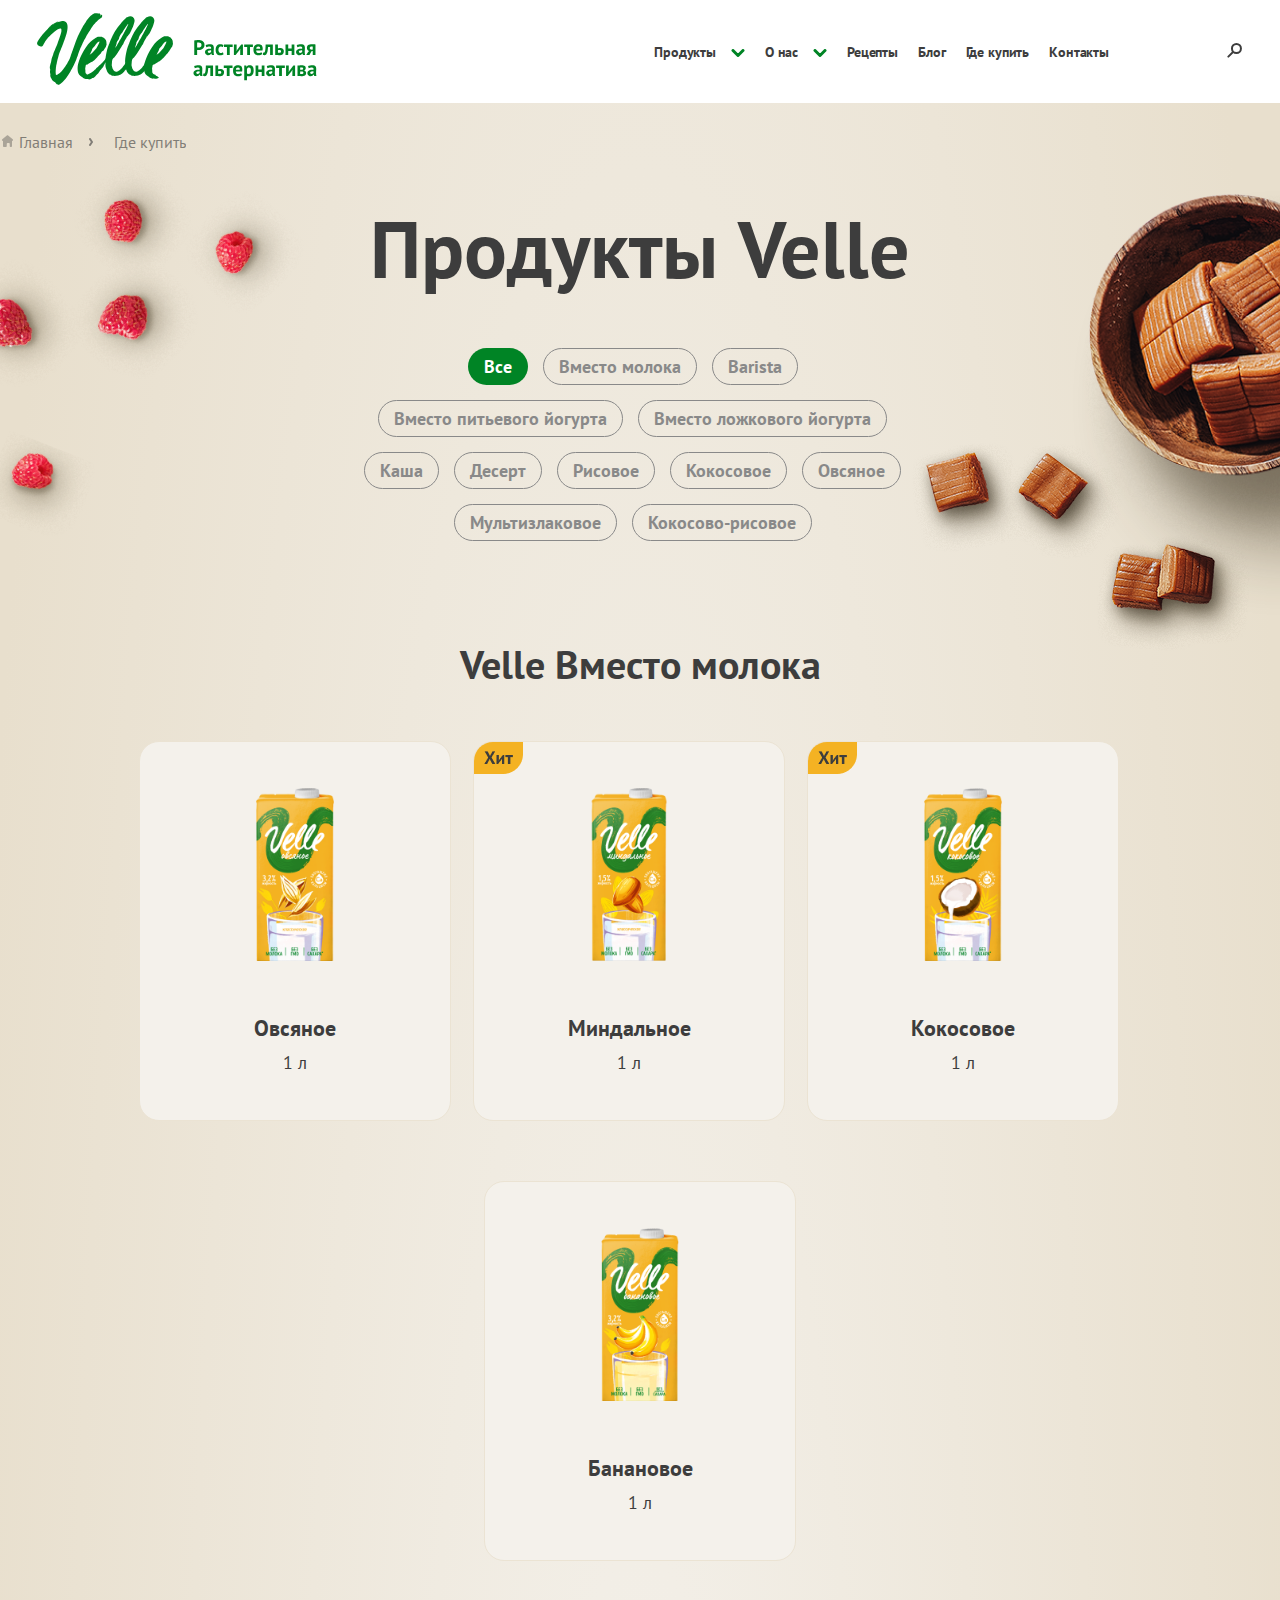
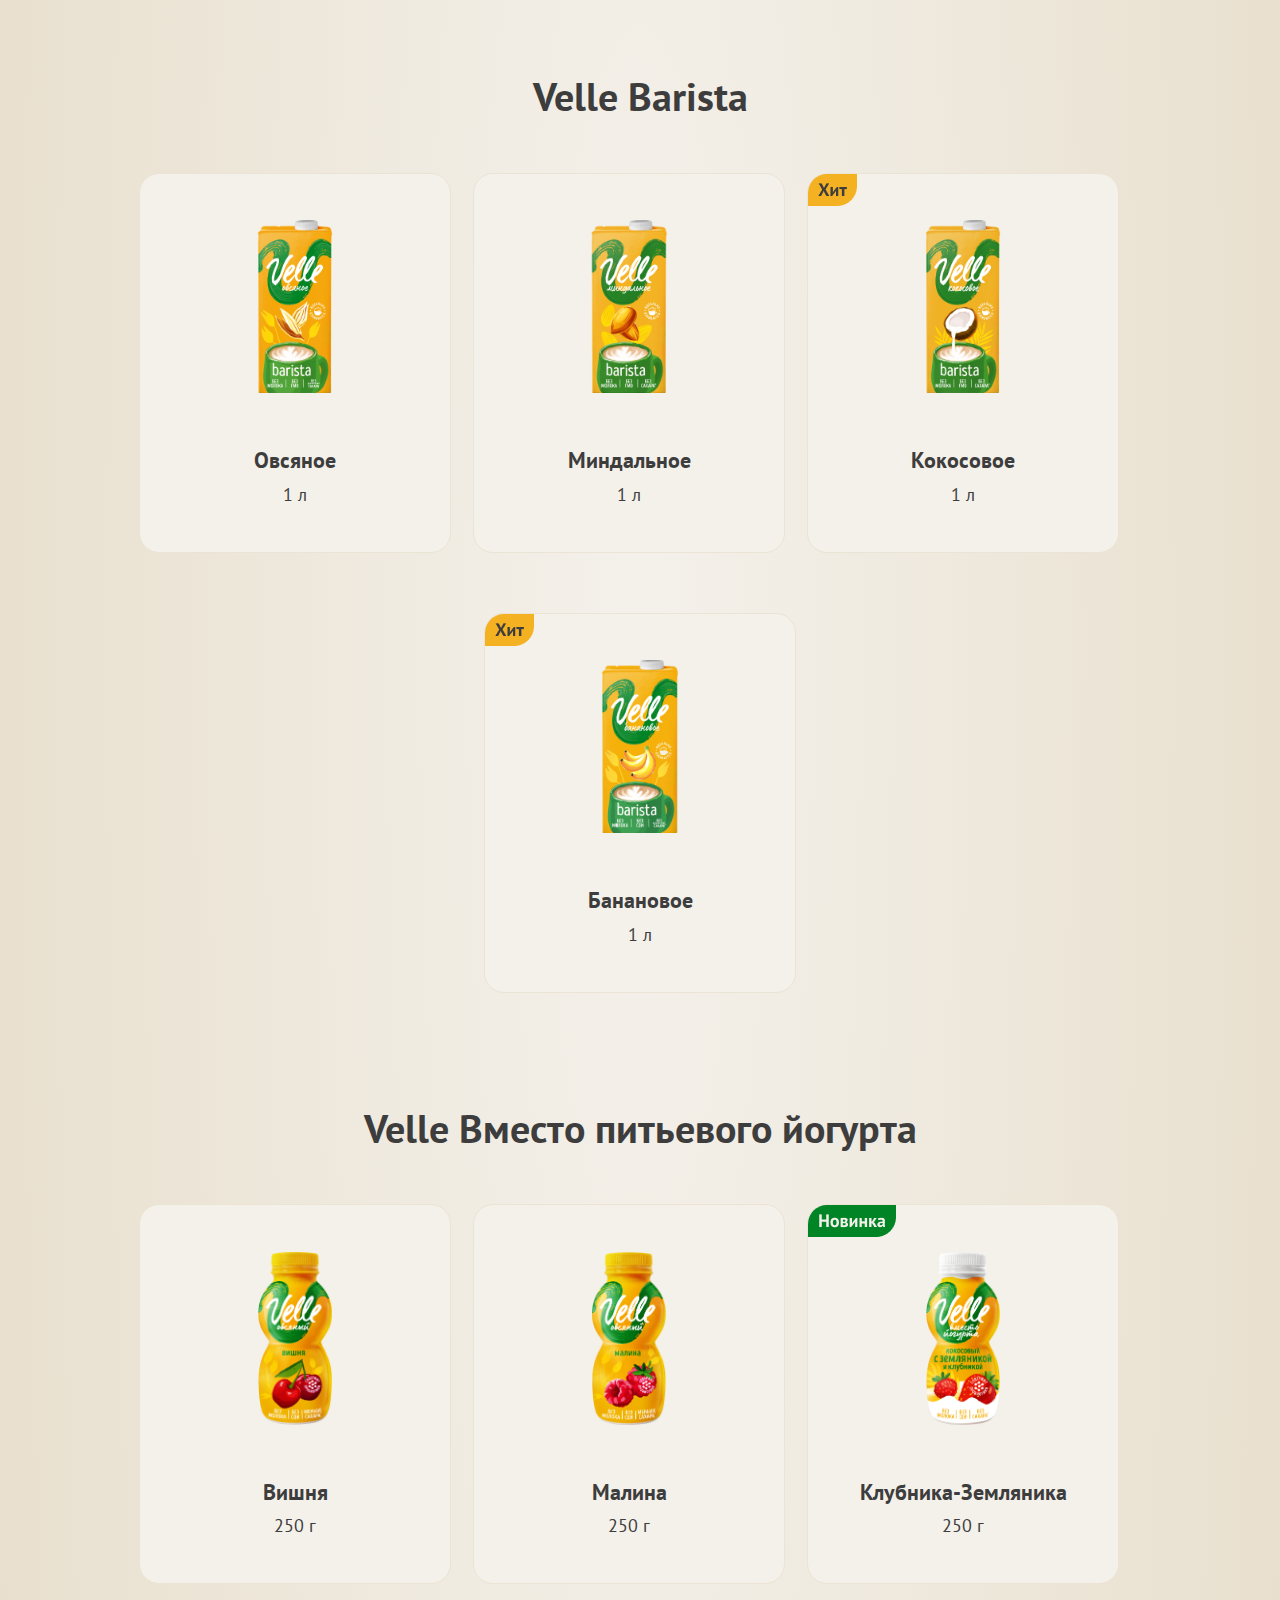
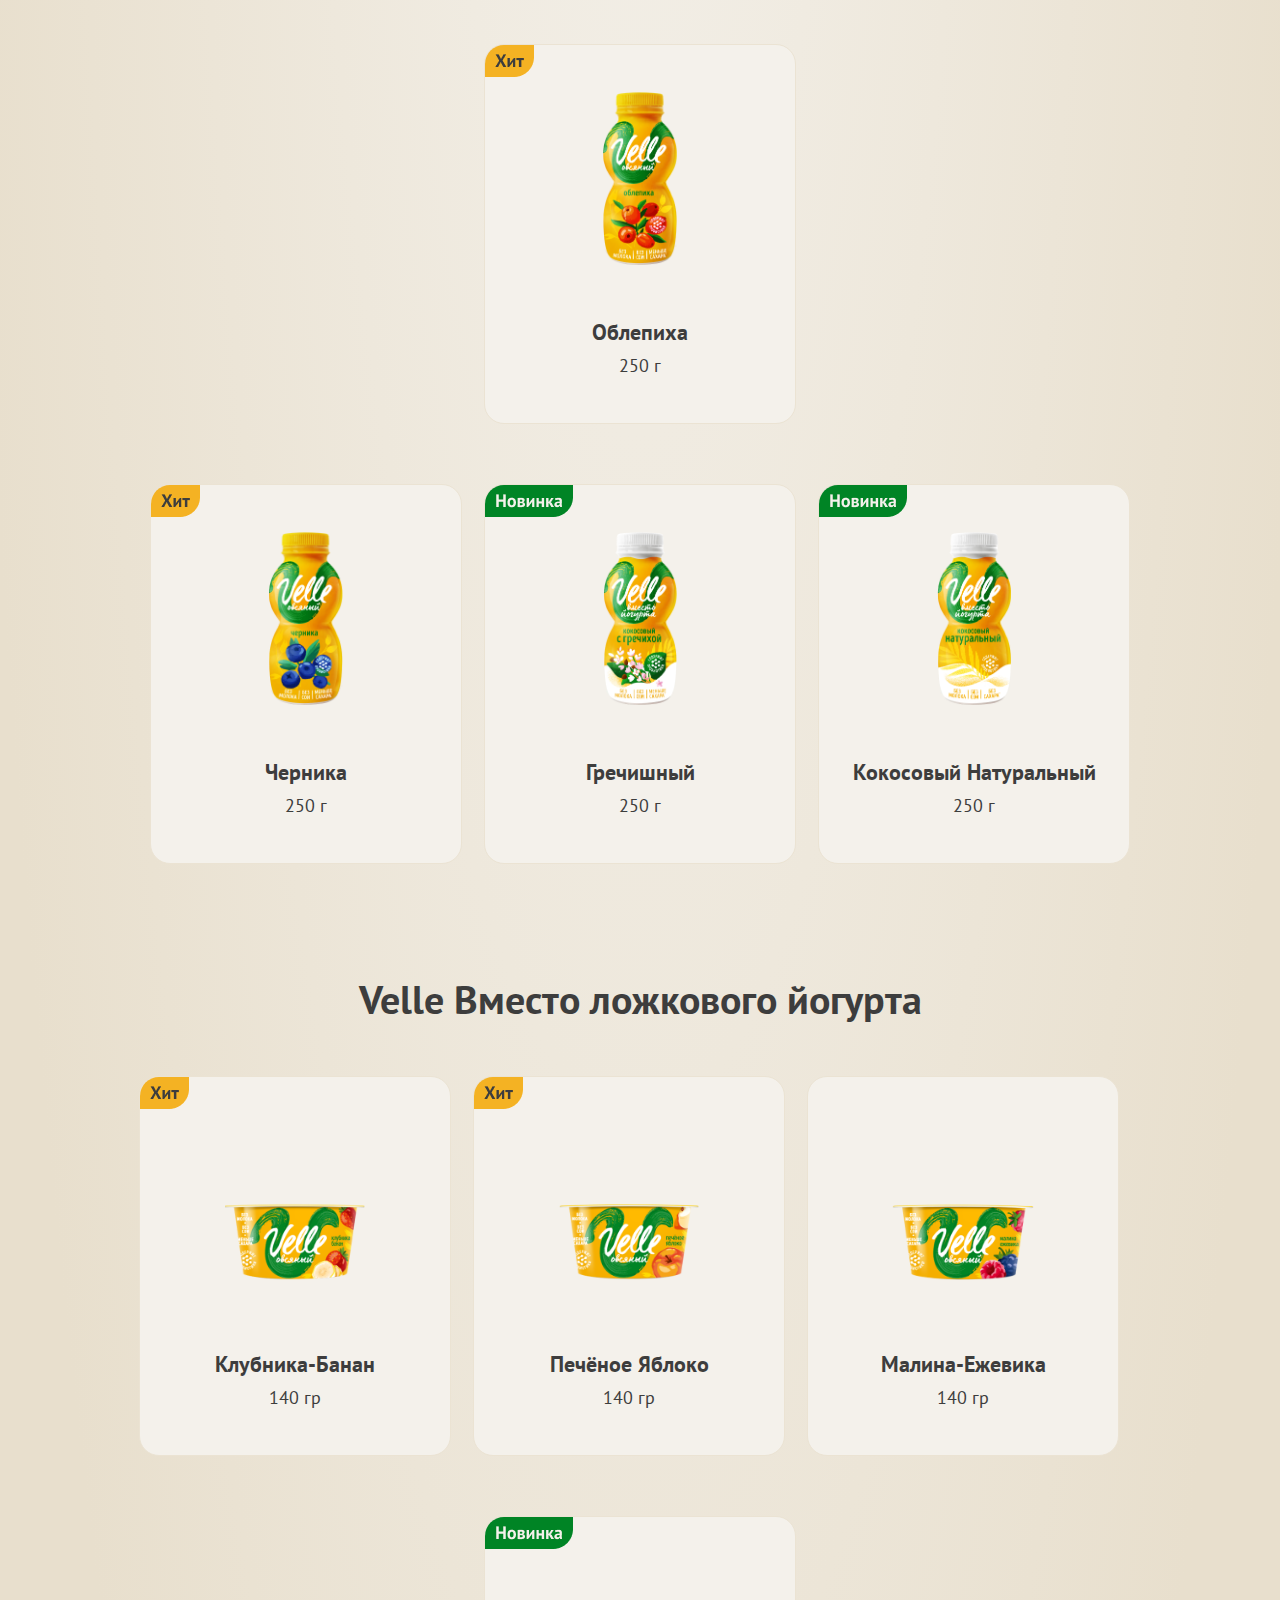
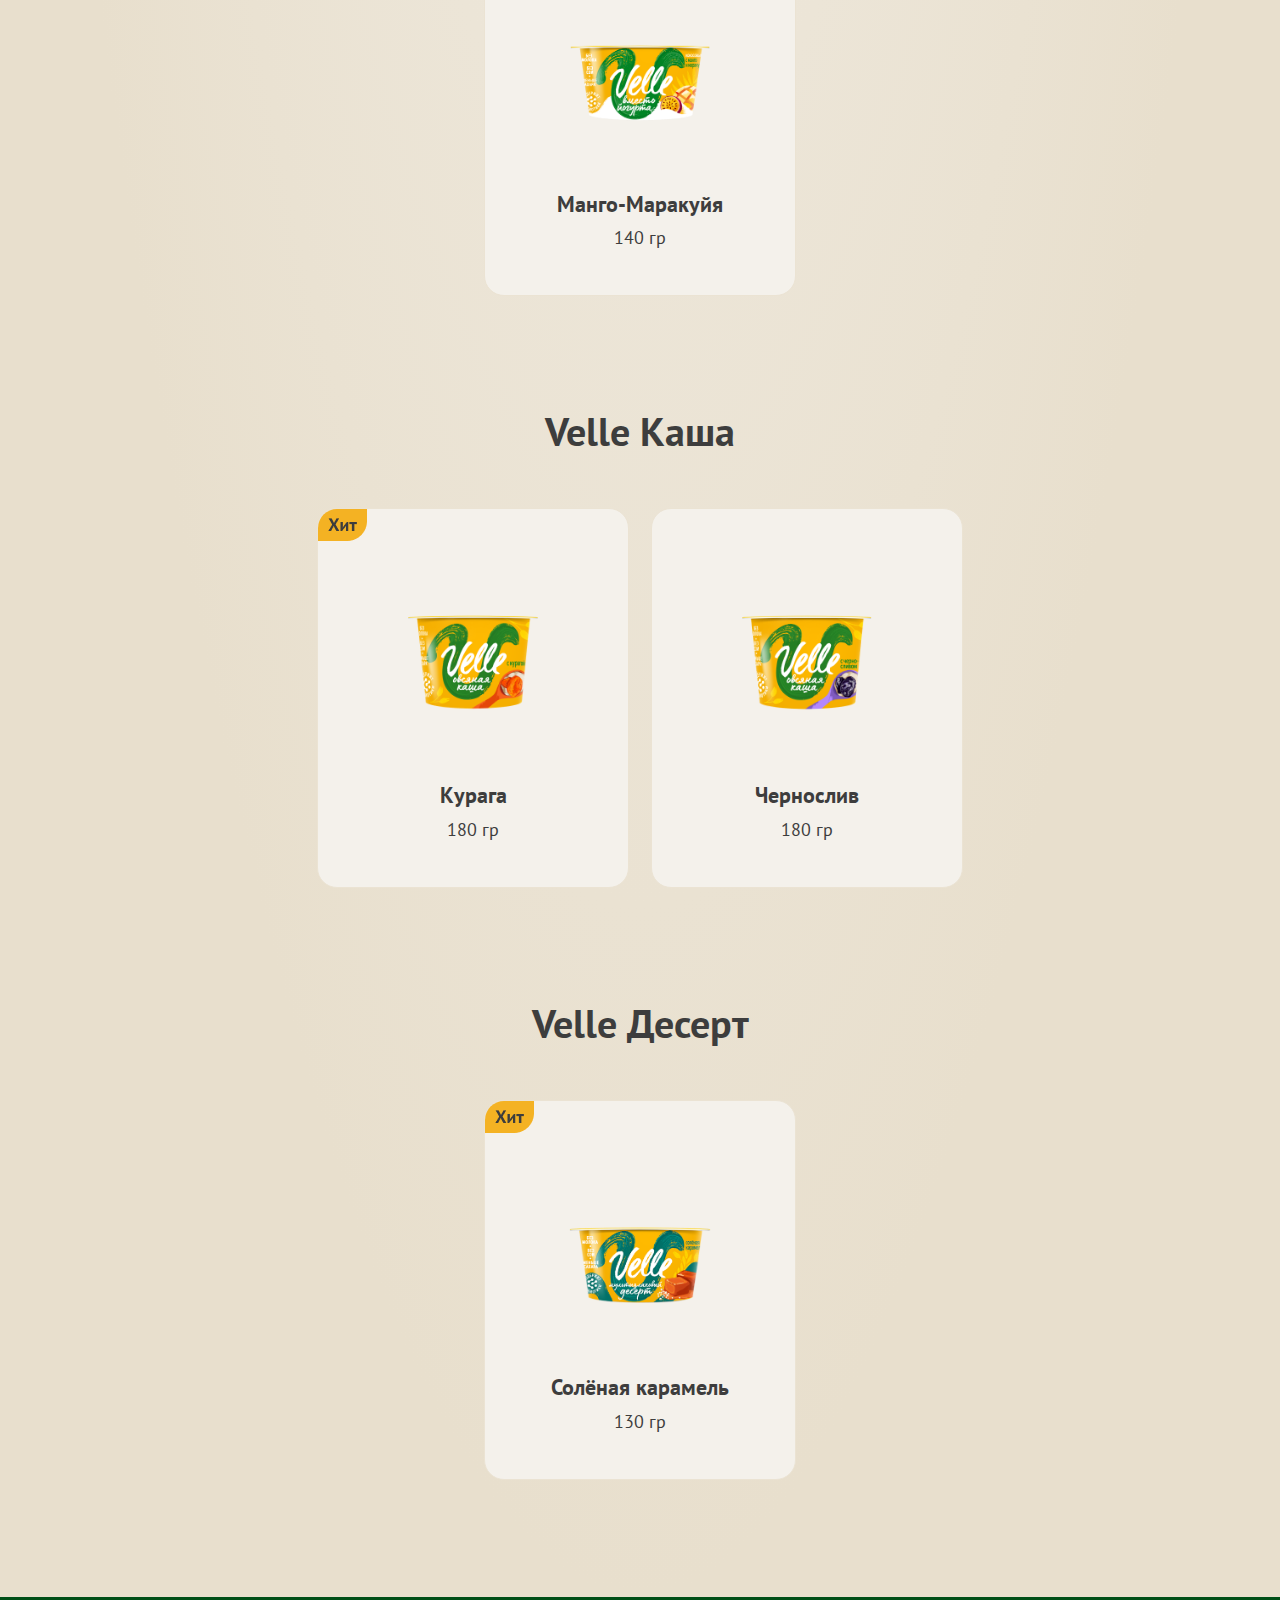
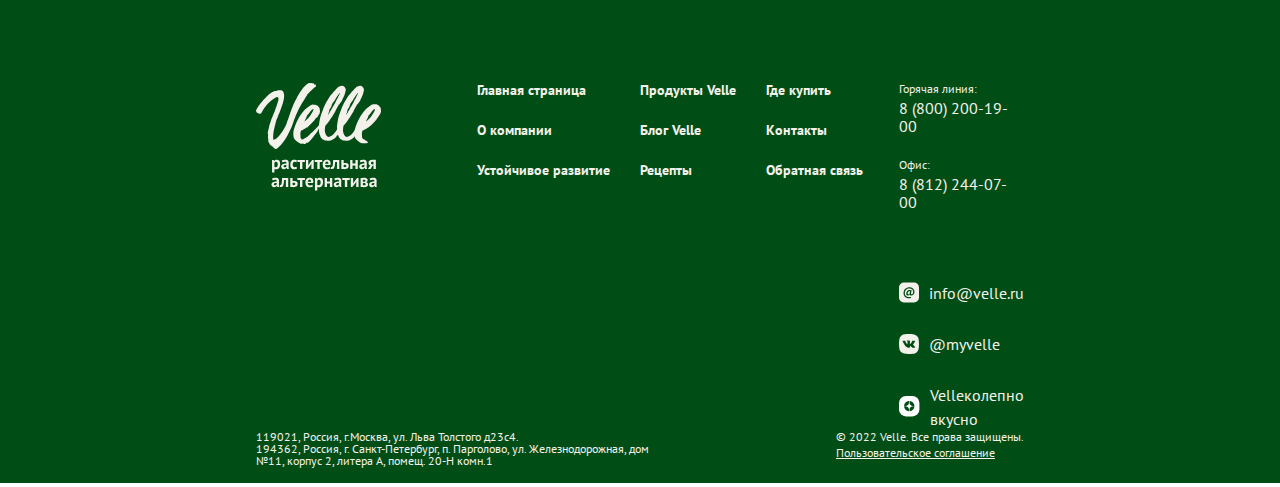
<file: products.html>
<!doctype html>
<html lang="ru">
<head>
    <meta charset="UTF-8">
    <meta name="viewport"
          content="width=device-width, user-scalable=no, initial-scale=1.0, maximum-scale=1.0, minimum-scale=1.0">
    <meta http-equiv="X-UA-Compatible" content="ie=edge">
    <title>Velle - Velleколепно вкусно</title>
    <link rel="stylesheet" href="style/style.css">
    <link rel="stylesheet" href="style/stylesheet.css">
    <link rel="shortcut icon" href="favicon.svg" type="image/x-icon">
    <link rel="stylesheet" href="https://unpkg.com/swiper@8/swiper-bundle.min.css"/>
    <script src="https://cdnjs.cloudflare.com/ajax/libs/jquery/3.4.1/jquery.min.js"></script>
    <script src="https://unpkg.com/swiper@8/swiper-bundle.min.js"></script>
    <!-- Global site tag (gtag.js) - Google Analytics -->
    <script async src="https://www.googletagmanager.com/gtag/js?id=UA-208937930-1"></script>
    <script>
        window.dataLayer = window.dataLayer || [];

        function gtag() {
            dataLayer.push(arguments);
        }

        gtag('js', new Date());

        gtag('config', 'UA-208937930-1');
    </script>
    <!-- Yandex.Metrika counter -->
    <script type="text/javascript">
        (function (m, e, t, r, i, k, a) {
            m[i] = m[i] || function () {
                (m[i].a = m[i].a || []).push(arguments)
            };
            m[i].l = 1 * new Date();
            k = e.createElement(t), a = e.getElementsByTagName(t)[0], k.async = 1, k.src = r, a.parentNode.insertBefore(k, a)
        })
        (window, document, "script", "https://mc.yandex.ru/metrika/tag.js", "ym");

        ym(85695564, "init", {
            clickmap: true,
            trackLinks: true,
            accurateTrackBounce: true,
            webvisor: true
        });
    </script>
    <noscript>
        <div><img src="https://mc.yandex.ru/watch/85695564" style="position:absolute; left:-9999px;" alt=""/></div>
    </noscript>
    <!-- /Yandex.Metrika counter -->
    <script type="text/javascript">!function(){var t=document.createElement("script");t.type="text/javascript",t.async=!0,t.src='https://vk.com/js/api/openapi.js?169',t.onload=function(){VK.Retargeting.Init("VK-RTRG-1370333-46NE2"),VK.Retargeting.Hit()},document.head.appendChild(t)}();</script><noscript><img src="https://vk.com/rtrg?p=VK-RTRG-1370333-46NE2" style="position:fixed; left:-999px;" alt=""/></noscript>
</head>
<body>
<header>
    <div class="headerWrapper">
        <a href="index.html">
            <img src="images/logo_header.svg" alt="logo" class="logo">
        </a>
        <div class="headerMenu">
            <div class="item itemPassive">
                <a href="./products.html" class="popupMenu mainItem">
                    Продукты
                    <div class="line"></div>
                </a>
                <svg class="popupMenu" width="14" height="8" viewBox="0 0 14 8" fill="none"
                     xmlns="http://www.w3.org/2000/svg">
                    <path d="M12 1.5L7 6.5L2 1.5" stroke="#008425" stroke-width="3" stroke-linecap="round"
                          stroke-linejoin="round"/>
                </svg>

                <div class="headerPopup">
                    <div class="content">
                        <div class="item">
                            <div class="itemPic">
                                <a href="products/vmestomoloka.html">
                                    <img src="images/menu/menu1.png" alt="menu">
                                </a>
                            </div>
                            <div class="itemTitle">
                                <a href="products/vmestomoloka.html">
                                    Velle Вместо молока
                                </a>
                            </div>
                            <a href="products/vmestomoloka.html?1" class="headerlink">
                                Миндальное
                            </a>
                            <a href="products/vmestomoloka.html?0" class="headerlink">
                                Овсяное
                            </a>
                            <a href="products/vmestomoloka.html?2" class="headerlink">
                                Кокосовое
                            </a>
                            <a href="products/vmestomoloka.html?3" class="headerlink">
                                Банановое
                            </a>
                        </div>
                        <div class="item">
                            <div class="itemPic">
                                <a href="products/barista.html">
                                    <img src="images/menu/menu2.png" alt="menu">
                                </a>
                            </div>
                            <div class="itemTitle">
                                <a href="products/barista.html">Velle Barista</a>
                            </div>
                            <a href="products/barista.html?1" class="headerlink">
                                Миндальное
                            </a>
                            <a href="products/barista.html?3" class="headerlink">
                                Овсяное
                            </a>
                            <a href="products/barista.html?0" class="headerlink">
                                Кокосовое
                            </a>
                            <a href="products/barista.html?2" class="headerlink">
                                Банановое
                            </a>
                        </div>
                        <div class="item">
                            <div class="itemPic">
                                <a href="products/pityevoyyogurt.html">
                                    <img src="images/menu/menu3.png" alt="menu">
                                </a>
                            </div>
                            <div class="itemTitle">
                                <a href="products/pityevoyyogurt.html">Velle Вместо питьевого йогурта</a>
                            </div>
                            <a href="products/pityevoyyogurt.html?1" class="headerlink">
                                Облепиха
                            </a>
                            <a href="products/pityevoyyogurt.html?3" class="headerlink">
                                Вишня
                            </a>
                            <a href="products/pityevoyyogurt.html?6" class="headerlink">
                                Клубника-Земляника
                            </a>
                            <a href="products/pityevoyyogurt.html?2" class="headerlink">
                                Малина
                            </a>
                            <a href="products/pityevoyyogurt.html?0" class="headerlink">
                                Черника
                            </a>
                            <a href="products/pityevoyyogurt.html?5" class="headerlink">
                                Гречишный
                            </a>
                            <a href="products/pityevoyyogurt.html?4" class="headerlink">
                                Кокос
                            </a>
                        </div>
                        <div class="item">
                            <div class="itemPic">
                                <a href="products/lozhkoviyyogurt.html">
                                    <img src="images/menu/menu4.png" alt="menu">
                                </a>
                            </div>
                            <div class="itemTitle">
                                <a href="products/lozhkoviyyogurt.html">Velle Вместо ложкового йогурта</a>
                            </div>
                            <a href="products/lozhkoviyyogurt.html?2" class="headerlink">
                                Клубника-Банан
                            </a>
                            <a href="products/lozhkoviyyogurt.html?3" class="headerlink">
                                Манго-Маракуйя
                            </a>
                            <a href="products/lozhkoviyyogurt.html?1" class="headerlink">
                                Малина-Ежевика
                            </a>
                            <a href="products/lozhkoviyyogurt.html?0" class="headerlink">
                                Печёное Яблоко
                            </a>
                        </div>
                        <div class="item">
                            <div class="itemPic">
                                <a href="products/kasha.html">
                                    <img src="images/menu/menu5.png" alt="menu">
                                </a>
                            </div>
                            <div class="itemTitle">
                                <a href="products/kasha.html">Velle Каша</a>
                            </div>
                            <a href="products/kasha.html?0" class="headerlink">
                                Курага
                            </a>
                            <a href="products/kasha.html?1" class="headerlink">
                                Чернослив
                            </a>
                        </div>
                        <div class="item">
                            <div class="itemPic">
                                <a href="products/dessert.html">
                                    <img src="images/menu/menu6.png" alt="menu">
                                </a>
                            </div>
                            <div class="itemTitle">
                                <a href="products/dessert.html">Velle Десерт</a>
                            </div>
                            <a href="products/dessert.html?0" class="headerlink">
                                Соленая Карамель
                            </a>
                        </div>
                    </div>
                </div>
            </div>
            <div class="item itemLink aboutPassive">
                <a href="#" class="mainItem aboutMenu">
                    О нас
                    <div class="line"></div>
                </a>
                <svg class="aboutMenu" width="14" height="8" viewBox="0 0 14 8" fill="none"
                     xmlns="http://www.w3.org/2000/svg">
                    <path d="M12 1.5L7 6.5L2 1.5" stroke="#008425" stroke-width="3" stroke-linecap="round"
                          stroke-linejoin="round"/>
                </svg>
                <div class="aboutPopup closedAbout">
                    <a href="#" class="itemAbout itemLink">О компании</a>
                    <a href="#" class="itemAbout itemLink">Устойчивое развитие</a>
                </div>
            </div>
            <div class="item itemLink itemEmpty">
                <a href="#" class="mainItem">
                    Рецепты
                    <div class="line"></div>
                </a>
            </div>
            <div class="item itemLink itemEmpty">
                <a href="#" class="mainItem">
                    Блог
                    <div class="line"></div>
                </a>
            </div>
            <div class="item itemEmpty">
                <a href="./where.html" class="mainItem">
                    Где купить
                    <div class="line"></div>
                </a>
            </div>
            <div class="item itemEmpty">
                <a href="./contacts.html" class="mainItem">
                    Контакты
                    <div class="line"></div>
                </a>
            </div>
        </div>
        <button class="search">
            <svg width="15" height="15" viewBox="0 0 15 15" fill="none" xmlns="http://www.w3.org/2000/svg">
                <rect width="8.12965" height="1.90165" rx="0.950827"
                      transform="matrix(0.709482 -0.704723 0.709482 0.704723 0 13.6602)" fill="#3D3D3D"/>
                <circle cx="9.44287" cy="5.5" r="4.5" stroke="#3D3D3D" stroke-width="2"/>
            </svg>
        </button>
        <button class="burger">
            <svg width="18" height="15" viewBox="0 0 18 15" fill="none" xmlns="http://www.w3.org/2000/svg">
                <rect width="18" height="3" rx="1.5" fill="#3D3D3D"/>
                <rect y="6" width="18" height="3" rx="1.5" fill="#3D3D3D"/>
                <rect y="12" width="18" height="3" rx="1.5" fill="#3D3D3D"/>
            </svg>
        </button>
        <button class="closeBurger">
            <svg width="17" height="15" viewBox="0 0 17 15" fill="none" xmlns="http://www.w3.org/2000/svg">
                <rect x="2.06979" y="0.565796" width="18.5" height="3" rx="1.5" transform="rotate(40 2.06979 0.565796)"
                      fill="#3D3D3D"/>
                <rect y="12.213" width="18.5" height="3" rx="1.5" transform="rotate(-40 0 12.213)" fill="#3D3D3D"/>
            </svg>
        </button>
    </div>
    <div class="mWrapper">
        <div class="item mobMenuProducts">
            <a href="#" class="">Продукты</a>
            <svg width="14" height="8" viewBox="0 0 14 8" fill="none" xmlns="http://www.w3.org/2000/svg">
                <path d="M12 1.5L7 6.5L2 1.5" stroke="#008425" stroke-width="3" stroke-linecap="round"
                      stroke-linejoin="round"/>
            </svg>
        </div>
        <div class="subItems">
            <a href="./products.html#vmestomoloka" class="">
                Velle Вместо молока
            </a>
            <a href="./products.html#barista" class="">
                Velle Barista
            </a>
            <a href="./products.html#pityevoyyougurt" class="">
                Velle Вместо питьевого йогурта
            </a>
            <a href="./products.html#lozhkoviyyogurt" class="">
                Velle Вместо ложкового йогурта
            </a>
            <a href="./products.html#kasha" class="">
                Velle Каша
            </a>
            <a href="./products.html#dessert" class="">
                Velle Десерт
            </a>
        </div>
        <div class="item mobAboutProducts">
            <a href="#" class="itemLink">О нас</a>
            <svg width="14" height="8" viewBox="0 0 14 8" fill="none" xmlns="http://www.w3.org/2000/svg">
                <path d="M12 1.5L7 6.5L2 1.5" stroke="#008425" stroke-width="3" stroke-linecap="round"
                      stroke-linejoin="round"/>
            </svg>
        </div>
        <div class="subAbout">
            <a href="#" class="itemLink">
                О компании
            </a>
            <a href="#" class="itemLink">
                Устойчивое развитие
            </a>
        </div>
        <div class="item">
            <a href="#" class="itemLink">Рецепты</a>
        </div>
        <div class="item">
            <a href="#" class="itemLink">Блог</a>
        </div>
        <div class="item">
            <a href="./where.html">Где купить</a>
        </div>
        <div class="item">
            <a href="./contacts.html">Контакты</a>
        </div>
    </div>
</header>
<main class="mainProducts">
    <img src="images/straw.png" alt="strawberry" class="straw">
    <img src="images/butter.png" alt="butterscotch" class="butter">
    <nav>
        <div class="navItem">
            <svg width="14" height="14" viewBox="0 0 14 14" fill="none" xmlns="http://www.w3.org/2000/svg">
                <g opacity="0.6" clip-path="url(#clip0_300_1497)">
                    <path d="M3 5C3 4.44772 3.44772 4 4 4H11C11.5523 4 12 4.44772 12 5V11C12 11.5523 11.5523 12 11 12H10.75C10.1977 12 9.75 11.5523 9.75 11V9C9.75 8.44772 9.30228 8 8.75 8H7.75C7.19772 8 6.75 8.44772 6.75 9V11C6.75 11.5523 6.30228 12 5.75 12H4C3.44772 12 3 11.5523 3 11V5Z"
                          fill="#3D3D3D"/>
                    <path d="M6.8682 0.514968C7.23604 0.215145 7.76396 0.215145 8.1318 0.514967L12.6834 4.22487C13.4125 4.81921 12.9923 6 12.0516 6H2.94844C2.00772 6 1.58746 4.81921 2.31664 4.22487L6.8682 0.514968Z"
                          fill="#3D3D3D"/>
                </g>
                <defs>
                    <clipPath id="clip0_300_1497">
                        <rect width="14" height="14" fill="white"/>
                    </clipPath>
                </defs>
            </svg>
            <a href="index.html">Главная</a>
            <svg width="4" height="8" viewBox="0 0 4 8" fill="none" xmlns="http://www.w3.org/2000/svg">
                <path d="M1 1L3 4L1 7" stroke="#3D3D3D" stroke-width="2" stroke-linecap="round"
                      stroke-linejoin="round"/>
            </svg>
        </div>
        <div class="navItem">
            <p>Где купить</p>
        </div>
    </nav>
    <div class="productPage">
        <div class="title">
            Продукты Velle
        </div>
        <div class="tabs">
            <button class="item all-items active">
                <a href="#">Все</a>
            </button>
            <button class="item lineage vmestomoloka" data-attribute="vmestomoloka">
                <a href="#vmestomoloka">Вместо молока</a>
            </button>
            <button class="item lineage barista" data-attribute="barista" >
                <a href="#barista">Barista</a>
            </button>
            <button class="item lineage pityevoyyougurt" data-attribute="pityevoyyougurt">
                <a href="#pityevoyyougurt">Вместо питьевого йогурта</a>
            </button>
            <button class="item lineage lozhkoviyyogurt" data-attribute="lozhkoviyyogurt">
                <a href="#lozhkoviyyogurt">Вместо ложкового йогурта</a>
            </button>
            <button class="item lineage kasha" data-attribute="kasha">
                <a href="#kasha">Каша</a>
            </button>
            <button class="item lineage dessert" data-attribute="dessert">
                <a href="#dessert">Десерт</a>
            </button>
            <button class="item flavour rice" data-attribute="rice">
                <a href="#rice">Рисовое</a>
            </button>
            <button class="item flavour coconut" data-attribute="coconut">
                <a href="#coconut">Кокосовое</a>
            </button>
            <button class="item flavour oatmeal" data-attribute="oatmeal">
                <a href="#oatmeal">Овсяное</a>
            </button>
            <button class="item flavour cereal" data-attribute="cereal">
                <a href="#cereal">Мультизлаковое</a>
            </button>
            <button class="item flavour coconut-rice" data-attribute="coconut-rice">
                <a href="#coconut-rice">Кокосово-рисовое</a>
            </button>
        </div>
        <div class="mTabs">
            <select class="select" name="line" id="line">
                <option class="all-items" value="all-items" selected>Выберите линейку</option>
                <option value="vmestomoloka">Вместо молока</option>
                <option value="barista">Barista</option>
                <option value="pityevoyyougurt">Вместо питьевого йогурта</option>
                <option value="lozhkoviyyogurt">Вместо ложкового йогурта</option>
                <option value="kasha">Каша</option>
                <option value="dessert">Десерт</option>
            </select>
            <select class="select" name="flavour" id="flavour">
                <option class="all-flavours" value="all-flavours" selected>Выберите основу</option>
                <option value="rice">Рисовое</option>
                <option value="coconut">Кокосовое</option>
                <option value="oatmeal">Овсяное</option>
                <option value="cereal">Мультизлаковое</option>
                <option value="coconut-rice">Кокосово-рисовое</option>
            </select>
        </div>
        <div class="content">
            <div class="contentBlock vmestomoloka">
                <div class="contentBlock__title">
                    Velle Вместо молока
                </div>
                <div class="contentItems">
                    <div class="contentItem oatmeal">
                        <a href="products/vmestomoloka.html#oatmeal"></a>
                        <img src="images/products/product1.png" class="productPic" alt="product">
                        <div class="itemTitle">
                            Овсяное
                        </div>
                        <div class="volume">
                            1 л
                        </div>
                    </div>
                    <div class="contentItem rice">
                        <a href="products/vmestomoloka.html#mindal"></a>
                        <img src="images/products/hit.png" alt="tag" class="tag">
                        <img src="images/products/product2.png" class="productPic" alt="product">
                        <div class="itemTitle">
                            Миндальное
                        </div>
                        <div class="volume">
                            1 л
                        </div>
                    </div>
                    <div class="contentItem rice">
                        <a href="products/vmestomoloka.html#coconut"></a>
                        <img src="images/products/hit.png" alt="tag" class="tag">
                        <img src="images/products/product3.png" class="productPic" alt="product">
                        <div class="itemTitle">
                            Кокосовое
                        </div>
                        <div class="volume">
                            1 л
                        </div>
                    </div>
                    <div class="contentItem oatmeal">
                        <a href="products/vmestomoloka.html#banana"></a>
                        <img src="images/products/product4.png" class="productPic" alt="product">
                        <div class="itemTitle">
                            Банановое
                        </div>
                        <div class="volume">
                            1 л
                        </div>
                    </div>
                </div>
            </div>
            <div class="contentBlock barista">
                <div class="contentBlock__title">
                    Velle Barista
                </div>
                <div class="contentItems">
                    <div class="contentItem oatmeal">
                        <a href="./products/barista.html#oatmeal"></a>
                        <img src="images/products/product5.png" class="productPic" alt="product">
                        <div class="itemTitle">
                            Овсяное
                        </div>
                        <div class="volume">
                            1 л
                        </div>
                    </div>
                    <div class="contentItem rice">
                        <a href="./products/barista.html#mindal"></a>
                        <img src="images/products/product6.png" class="productPic" alt="product">
                        <div class="itemTitle">
                            Миндальное
                        </div>
                        <div class="volume">
                            1 л
                        </div>
                    </div>
                    <div class="contentItem rice">
                        <a href="./products/barista.html#coconut"></a>
                        <img src="images/products/hit.png" alt="tag" class="tag">
                        <img src="images/products/product7.png" class="productPic" alt="product">
                        <div class="itemTitle">
                            Кокосовое
                        </div>
                        <div class="volume">
                            1 л
                        </div>
                    </div>
                    <div class="contentItem oatmeal">
                        <a href="./products/barista.html#banana"></a>
                        <img src="images/products/hit.png" alt="tag" class="tag">
                        <img src="images/products/product8.png" class="productPic" alt="product">
                        <div class="itemTitle">
                            Банановое
                        </div>
                        <div class="volume">
                            1 л
                        </div>
                    </div>
                </div>
            </div>
            <div class="contentBlock pityevoyyougurt">
                <div class="contentBlock__title">
                    Velle Вместо питьевого йогурта
                </div>
                <div class="contentItems">
                    <div class="contentItem oatmeal">
                        <a href="products/pityevoyyogurt.html#vishnya"></a>
                        <img src="images/products/product9.png" class="productPic" alt="product">
                        <div class="itemTitle">
                            Вишня
                        </div>
                        <div class="volume">
                            250 г
                        </div>
                    </div>
                    <div class="contentItem oatmeal">
                        <a href="products/pityevoyyogurt.html#malina"></a>
                        <img src="images/products/product10.png" class="productPic" alt="product">
                        <div class="itemTitle">
                            Малина
                        </div>
                        <div class="volume">
                            250 г
                        </div>
                    </div>
                    <div class="contentItem coconut">
                        <a href="products/pityevoyyogurt.html#klubnika"></a>
                        <img src="images/products/new.png" alt="tag" class="tag">
                        <img src="images/products/product11.png" class="productPic" alt="product">
                        <div class="itemTitle">
                            Клубника-Земляника
                        </div>
                        <div class="volume">
                            250 г
                        </div>
                    </div>
                    <div class="contentItem oatmeal">
                        <a href="products/pityevoyyogurt.html#oblepiha"></a>
                        <img src="images/products/hit.png" alt="tag" class="tag">
                        <img src="images/products/product12.png" class="productPic" alt="product">
                        <div class="itemTitle">
                            Облепиха
                        </div>
                        <div class="volume">
                            250 г
                        </div>
                    </div>
                </div>
                <div class="contentItems oatmeal">
                    <div class="contentItem">
                        <a href="products/pityevoyyogurt.html#chernika"></a>
                        <img src="images/products/hit.png" alt="tag" class="tag">
                        <img src="images/products/product13.png" class="productPic" alt="product">
                        <div class="itemTitle">
                            Черника
                        </div>
                        <div class="volume">
                            250 г
                        </div>
                    </div>
                    <div class="contentItem coconut">
                        <a href="products/pityevoyyogurt.html#grechiha"></a>
                        <img src="images/products/new.png" alt="tag" class="tag">
                        <img src="images/products/product14.png" class="productPic" alt="product">
                        <div class="itemTitle">
                            Гречишный
                        </div>
                        <div class="volume">
                            250 г
                        </div>
                    </div>
                    <div class="contentItem coconut">
                        <a href="products/pityevoyyogurt.html#coconut"></a>
                        <img src="images/products/new.png" alt="tag" class="tag">
                        <img src="images/products/product15.png" class="productPic" alt="product">
                        <div class="itemTitle">
                            Кокосовый Натуральный
                        </div>
                        <div class="volume">
                            250 г
                        </div>
                    </div>
                </div>
            </div>
            <div class="contentBlock lozhkoviyyogurt">
                <div class="contentBlock__title">
                    Velle Вместо ложкового йогурта
                </div>
                <div class="contentItems">
                    <div class="contentItem oatmeal">
                        <a href="products/lozhkoviyyogurt.html#klubnika"></a>
                        <img src="images/products/hit.png" alt="tag" class="tag">
                        <img src="images/products/product16.png" class="productPic" alt="product">
                        <div class="itemTitle">
                            Клубника-Банан
                        </div>
                        <div class="volume">
                            140 гр
                        </div>
                    </div>
                    <div class="contentItem oatmeal">
                        <a href="products/lozhkoviyyogurt.html#yabloko"></a>
                        <img src="images/products/hit.png" alt="tag" class="tag">
                        <img src="images/products/product17.png" class="productPic" alt="product">
                        <div class="itemTitle">
                            Печёное Яблоко
                        </div>
                        <div class="volume">
                            140 гр
                        </div>
                    </div>
                    <div class="contentItem oatmeal">
                        <a href="products/lozhkoviyyogurt.html#malina"></a>
                        <img src="images/products/product18.png" class="productPic" alt="product">
                        <div class="itemTitle">
                            Малина-Ежевика
                        </div>
                        <div class="volume">
                            140 гр
                        </div>
                    </div>
                    <div class="contentItem coconut-rice">
                        <a href="products/lozhkoviyyogurt.html#mango"></a>
                        <img src="images/products/new.png" alt="tag" class="tag">
                        <img src="images/products/product19.png" class="productPic" alt="product">
                        <div class="itemTitle">
                            Манго-Маракуйя
                        </div>
                        <div class="volume">
                            140 гр
                        </div>
                    </div>
                </div>
            </div>
            <div class="contentBlock kasha">
                <div class="contentBlock__title">
                    Velle Каша
                </div>
                <div class="contentItems">
                    <div class="contentItem oatmeal">
                        <a href="products/kasha.html#kuraga"></a>
                        <img src="images/products/hit.png" alt="tag" class="tag">
                        <img src="images/products/product20.png" class="productPic" alt="product">
                        <div class="itemTitle">
                            Курага
                        </div>
                        <div class="volume">
                            180 гр
                        </div>
                    </div>
                    <div class="contentItem oatmeal">
                        <a href="products/kasha.html#chernosliv"></a>
                        <img src="images/products/product21.png" class="productPic" alt="product">
                        <div class="itemTitle">
                            Чернослив
                        </div>
                        <div class="volume">
                            180 гр
                        </div>
                    </div>
                </div>
            </div>
            <div class="contentBlock dessert">
                <div class="contentBlock__title">
                    Velle Десерт
                </div>
                <div class="contentItems">
                    <div class="contentItem cereal">
                        <a href="./products/dessert.html#caramel"></a>
                        <img src="images/products/hit.png" alt="tag" class="tag">
                        <img src="images/products/product22.png" class="productPic" alt="product">
                        <div class="itemTitle">
                            Солёная карамель
                        </div>
                        <div class="volume">
                            130 гр
                        </div>
                    </div>
                </div>
            </div>
        </div>
        <div class="mContent">
            <div class="slider milk">
                <!-- Additional required wrapper -->
                <div class="sliderTitle">
                    Velle Вместо молока
                </div>
                <div class="swiper-wrapper">
                    <!-- Slides -->
                    <div class="swiper-slide oatmeal">
                        <div class="slideContent">
                            <img src="images/products/product1.png" alt="product">
                            <div class="name">
                                Овсяное
                            </div>
                            <div class="volume">
                                1л
                            </div>
                        </div>
                    </div>
                    <div class="swiper-slide rice">
                        <div class="slideContent">
                            <img src="images/products/hit.png" alt="tag" class="tag">
                            <img src="images/products/product2.png" alt="product">
                            <div class="name">
                                Миндальное
                            </div>
                            <div class="volume">
                                1л
                            </div>
                        </div>
                    </div>
                    <div class="swiper-slide rice">
                        <div class="slideContent">
                            <img src="images/products/hit.png" alt="tag" class="tag">
                            <img src="images/products/product3.png" alt="product">
                            <div class="name">
                                Кокосовое
                            </div>
                            <div class="volume">
                                1л
                            </div>
                        </div>
                    </div>
                    <div class="swiper-slide oatmeal">
                        <div class="slideContent">
                            <img src="images/products/product4.png" alt="product">
                            <div class="name">
                                Банановое
                            </div>
                            <div class="volume">
                                1л
                            </div>
                        </div>
                    </div>
                </div>
                <!-- If we need pagination -->
                <div class="swiper-pagination milk_pagination"></div>
            </div>
            <div class="slider barista">
                <!-- Additional required wrapper -->
                <div class="sliderTitle">
                    Velle Barista
                </div>
                <div class="swiper-wrapper">
                    <!-- Slides -->
                    <div class="swiper-slide oatmeal">
                        <div class="slideContent">
                            <img src="images/products/product5.png" alt="product">
                            <div class="name">
                                Овсяное
                            </div>
                            <div class="volume">
                                1л
                            </div>
                        </div>
                    </div>
                    <div class="swiper-slide rice">
                        <div class="slideContent">
                            <img src="images/products/product6.png" alt="product">
                            <div class="name">
                                Миндальное
                            </div>
                            <div class="volume">
                                1л
                            </div>
                        </div>
                    </div>
                    <div class="swiper-slide rice">
                        <div class="slideContent">
                            <img src="images/products/hit.png" alt="tag" class="tag">
                            <img src="images/products/product7.png" alt="product">
                            <div class="name">
                                Кокосовое
                            </div>
                            <div class="volume">
                                1л
                            </div>
                        </div>
                    </div>
                    <div class="swiper-slide oatmeal">
                        <div class="slideContent">
                            <img src="images/products/hit.png" alt="tag" class="tag">
                            <img src="images/products/product8.png" alt="product">
                            <div class="name">
                                Банановое
                            </div>
                            <div class="volume">
                                1л
                            </div>
                        </div>
                    </div>
                </div>
                <!-- If we need pagination -->
                <div class="swiper-pagination barista_pagination"></div>
            </div>
            <div class="slider drink">
                <!-- Additional required wrapper -->
                <div class="sliderTitle">
                    Velle Вместо питьевого йогурта
                </div>
                <div class="swiper-wrapper">
                    <!-- Slides -->
                    <div class="swiper-slide">
                        <div class="slideContent oatmeal">
                            <img src="images/products/product9.png" alt="product">
                            <div class="name">
                                Вишня
                            </div>
                            <div class="volume">
                                250 г
                            </div>
                        </div>
                    </div>
                    <div class="swiper-slide oatmeal">
                        <div class="slideContent">
                            <img src="images/products/product10.png" alt="product">
                            <div class="name">
                                Малина
                            </div>
                            <div class="volume">
                                250 г
                            </div>
                        </div>
                    </div>
                    <div class="swiper-slide coconut">
                        <div class="slideContent">
                            <img src="images/products/new.png" alt="tag" class="tag">
                            <img src="images/products/product11.png" alt="product">
                            <div class="name">
                                Клубника-Земляника
                            </div>
                            <div class="volume">
                                250 г
                            </div>
                        </div>
                    </div>
                    <div class="swiper-slide oatmeal">
                        <div class="slideContent">
                            <img src="images/products/hit.png" alt="tag" class="tag">
                            <img src="images/products/product12.png" alt="product">
                            <div class="name">
                                Облепиха
                            </div>
                            <div class="volume">
                                250 г
                            </div>
                        </div>
                    </div>
                    <div class="swiper-slide oatmeal">
                        <div class="slideContent">
                            <img src="images/products/hit.png" alt="tag" class="tag">
                            <img src="images/products/product13.png" alt="product">
                            <div class="name">
                                Черника
                            </div>
                            <div class="volume">
                                250 г
                            </div>
                        </div>
                    </div>
                    <div class="swiper-slide coconut">
                        <div class="slideContent">
                            <img src="images/products/new.png" alt="tag" class="tag">
                            <img src="images/products/product14.png" alt="product">
                            <div class="name">
                                Гречишный
                            </div>
                            <div class="volume">
                                250 г
                            </div>
                        </div>
                    </div>
                    <div class="swiper-slide coconut">
                        <div class="slideContent">
                            <img src="images/products/new.png" alt="tag" class="tag">
                            <img src="images/products/product15.png" alt="product">
                            <div class="name">
                                Кокосовый Натуральный
                            </div>
                            <div class="volume">
                                250 г
                            </div>
                        </div>
                    </div>
                </div>
                <!-- If we need pagination -->
                <div class="swiper-pagination drink_pagination"></div>
            </div>
            <div class="slider spoon">
                <!-- Additional required wrapper -->
                <div class="sliderTitle">
                    Velle Вместо ложкового йогурта
                </div>
                <div class="swiper-wrapper">
                    <!-- Slides -->
                    <div class="swiper-slide oatmeal">
                        <div class="slideContent">
                            <img src="images/products/hit.png" alt="tag" class="tag">
                            <img src="images/products/product16.png" alt="product">
                            <div class="name">
                                Клубника-Банан
                            </div>
                            <div class="volume">
                                140 гр
                            </div>
                        </div>
                    </div>
                    <div class="swiper-slide oatmeal">
                        <div class="slideContent">
                            <img src="images/products/hit.png" alt="tag" class="tag">
                            <img src="images/products/product17.png" alt="product">
                            <div class="name">
                                Печёное Яблоко
                            </div>
                            <div class="volume">
                                140 гр
                            </div>
                        </div>
                    </div>
                    <div class="swiper-slide oatmeal">
                        <div class="slideContent">
                            <img src="images/products/product18.png" alt="product">
                            <div class="name">
                                Малина-Ежевика
                            </div>
                            <div class="volume">
                                140 гр
                            </div>
                        </div>
                    </div>
                    <div class="swiper-slide coconut-rice">
                        <div class="slideContent">
                            <img src="images/products/new.png" alt="tag" class="tag">
                            <img src="images/products/product19.png" alt="product">
                            <div class="name">
                                Манго-Маракуйя
                            </div>
                            <div class="volume">
                                140 гр
                            </div>
                        </div>
                    </div>
                </div>
                <!-- If we need pagination -->
                <div class="swiper-pagination spoon_pagination"></div>
            </div>
            <div class="slider porridge">
                <!-- Additional required wrapper -->
                <div class="sliderTitle">
                    Velle Каша
                </div>
                <div class="swiper-wrapper">
                    <!-- Slides -->
                    <div class="swiper-slide oatmeal">
                        <div class="slideContent">
                            <img src="images/products/hit.png" alt="tag" class="tag">
                            <img src="images/products/product20.png" alt="product">
                            <div class="name">
                                Курага
                            </div>
                            <div class="volume">
                                180 гр
                            </div>
                        </div>
                    </div>
                    <div class="swiper-slide oatmeal">
                        <div class="slideContent">
                            <img src="images/products/product21.png" alt="product">
                            <div class="name">
                                Чернослив
                            </div>
                            <div class="volume">
                                180 гр
                            </div>
                        </div>
                    </div>
                </div>
                <!-- If we need pagination -->
                <div class="swiper-pagination porridge_pagination"></div>
            </div>
            <div class="slider dessert">
                <!-- Additional required wrapper -->
                <div class="sliderTitle">
                    Velle Десерт
                </div>
                <div class="swiper-wrapper">
                    <!-- Slides -->
                    <div class="swiper-slide cereal">
                        <div class="slideContent">
                            <img src="images/products/hit.png" alt="tag" class="tag">
                            <img src="images/products/product22.png" alt="product">
                            <div class="name">
                                Солёная карамель
                            </div>
                            <div class="volume">
                                130 гр
                            </div>
                        </div>
                    </div>
                </div>
                <!-- If we need pagination -->
                <div class="swiper-pagination porridge_pagination"></div>
            </div>
        </div>
    </div>
</main>
<footer>
    <div class="footerContent">
        <div class="topContent">
            <img src="images/logo_footer.svg" href="index.html" alt="logo" class="logo">
            <div class="menu">
                <a href="index.html" class="item">
                    Главная страница
                </a>
                <a href="#" class="item itemLink">
                    О компании
                </a>
                <a href="#" class="item itemLink">
                    Устойчивое развитие
                </a>
                <a href="./products.html" class="item">
                    Продукты Velle
                </a>
                <a href="#" class="item itemLink">
                    Блог Velle
                </a>
                <a href="#" class="item itemLink">
                    Рецепты
                </a>
                <a href="./where.html" class="item">
                    Где купить
                </a>
                <a href="./contacts.html" class="item">
                    Контакты
                </a>
                <a href="#" class="item itemLink">
                    Обратная связь
                </a>
            </div>
            <div class="info">
                <div class="phoneItem">
                    <p>
                        Горячая линия:
                    </p>
                    <a href="tel:+78002001900">8 (800) 200-19-00</a>
                </div>
                <div class="phoneItem">
                    <p>
                        Офис:
                    </p>
                    <a href="tel:+78122440700">8 (812) 244-07-00</a>
                </div>
                <div class="social">
                    <img src="images/mail.svg" alt="social">
                    <a target="_blank" href="mailto:info@velle.ru">info@velle.ru</a>
                </div>
                <div class="social">
                    <img src="images/vk.svg" alt="social">
                    <a target="_blank" href="https://vk.com/myvelle">@myvelle</a>
                </div>
                <div class="social">
                    <img src="images/blog.svg" alt="social">
                    <a target="_blank" href="https://zen.yandex.ru/id/61cc1ecd6a88387bc25af8ad">Velleколепно вкусно</a>
                </div>
            </div>
        </div>
        <div class="bottomContent">
            <div class="address">
                <p>119021, Россия, г.Москва, ул. Льва Толстого д23с4.</p>
                <p>194362, Россия, г. Санкт-Петербург, п. Парголово, ул. Железнодорожная, дом №11, корпус 2, литера А,
                    помещ. 20-H комн.1</p>
            </div>
            <div class="copyright">
                <p>© 2022 Velle. Все права защищены.</p>
                <a href="politics.pdf" download>Пользовательское соглашение</a>
            </div>
        </div>
    </div>
    <div class="mFooterContent">
        <div class="menu">
            <a href="./index.html" class="item">
                Главная страница
            </a>
            <a href="#" class="item itemLink">
                О компании
            </a>
            <a href="#" class="item itemLink">
                Устойчивое развитие
            </a>
            <a href="./products.html" class="item itemLink">
                Продукты Velle
            </a>
            <a href="#" class="item itemLink">
                Блог Velle
            </a>
            <a href="#" class="item itemLink">
                Рецепты
            </a>
            <a href="./where.html" class="item">
                Где купить
            </a>
            <a href="./contacts.html" class="item">
                Контакты
            </a>
            <a href="#" class="item itemLink">
                Обратная связь
            </a>

            <div class="copyright">
                <p>© 2022 Velle. Все права защищены.</p>
                <a href="politics.pdf" download>Пользовательское соглашение</a>
            </div>
        </div>
        <div class="info">
            <div class="phoneItem">
                <p>
                    Горячая линия:
                </p>
                <a href="tel:+78002001900">8 (800) 200-19-00</a>
            </div>
            <div class="phoneItem">
                <p>
                    Офис:
                </p>
                <a href="tel:+78122440700">8 (812) 244-07-00</a>
            </div>
            <div class="social">
                <img src="images/mail.svg" alt="social">
                <a href="mailto:info@velle.ru">info@velle.ru</a>
            </div>
            <div class="social">
                <img src="images/vk.svg" alt="social">
                <a href="https://vk.com/myvelle">@myvelle</a>
            </div>
            <div class="social">
                <img src="images/blog.svg" alt="social">
                <a href="https://zen.yandex.ru/id/61cc1ecd6a88387bc25af8ad">Velleколепно вкусно</a>
            </div>
            <div class="address">
                <p>119021, Россия, г.Москва, ул. Льва Толстого д23с4.</p>
                <p>194362, Россия, г. Санкт-Петербург, п. Парголово, ул. Железнодорожная, дом №11, корпус 2, литера А,
                    помещ. 20-H комн.1</p>
            </div>
        </div>
        <svg class="mLogo" width="58" height="49" viewBox="0 0 58 49" fill="none" xmlns="http://www.w3.org/2000/svg">
            <path d="M29.5123 18.6648C29.8167 18.6648 29.9182 18.8001 29.7491 19.1046C29.6814 19.2399 29.6138 19.3414 29.5799 19.4767C29.5461 19.612 29.5123 19.7135 29.4446 19.8488C29.377 19.9842 29.3431 20.0856 29.3093 20.1533C29.2755 20.221 29.2078 20.3225 29.174 20.4239C29.1063 20.5254 29.0725 20.5931 29.0048 20.6607C28.9372 20.7284 28.9034 20.7961 28.8357 20.8637C28.768 20.9652 28.7342 21.0329 28.6666 21.1344C28.5989 21.202 28.5651 21.3035 28.4974 21.4388C28.4297 21.5741 28.3283 21.7095 28.2606 21.8448C28.1929 22.0139 28.0915 22.1492 28.0576 22.2507C28.0238 22.2845 27.99 22.3522 27.99 22.386C27.9561 22.4199 27.9223 22.4537 27.9223 22.5214C27.6855 22.792 27.4825 23.0288 27.2796 23.2994C27.0766 23.5362 26.8398 23.8069 26.6368 24.0775C26.5353 24.2128 26.4338 24.3143 26.3662 24.4496C26.2985 24.5849 26.197 24.7203 26.0955 24.8556C25.8587 25.1939 25.6219 25.4983 25.3513 25.769C25.0807 26.0396 24.81 26.3441 24.5056 26.6485C24.3702 26.8177 24.2011 26.953 23.9981 27.0883C23.7951 27.2236 23.5922 27.3251 23.3215 27.3589C23.22 27.3928 23.1186 27.4266 23.0509 27.4943C22.9832 27.5619 22.9156 27.5957 22.8141 27.6634C22.5773 27.8325 22.3067 27.9002 22.0699 27.9002C22.0022 27.8664 21.9007 27.8664 21.833 27.8664C21.7654 27.8664 21.6639 27.8664 21.5962 27.8325C21.4948 27.7987 21.3933 27.7987 21.2918 27.7649C21.1903 27.7311 21.0888 27.7311 20.9197 27.7649C20.6829 27.7987 20.446 27.7649 20.2092 27.6634C19.9724 27.5619 19.7018 27.4266 19.465 27.2913C19.2282 27.1221 18.9914 26.953 18.7884 26.7838C18.5854 26.6147 18.3825 26.4455 18.2133 26.3441C17.875 26.0734 17.6382 25.769 17.4691 25.4307C17.2999 25.0924 17.1984 24.7203 17.1646 24.3481C17.097 23.8407 17.0631 23.2994 17.097 22.8258C17.1308 22.3184 17.1984 21.8109 17.3338 21.3373C17.5706 20.4916 17.8412 19.6459 18.1795 18.834C18.5178 18.0221 18.9237 17.2102 19.3297 16.4321C19.6341 15.8232 19.9724 15.2819 20.3446 14.7406C20.7167 14.1994 21.1226 13.6581 21.5286 13.1168C22.1037 12.4064 22.7126 11.7975 23.423 11.3239C23.5245 11.2562 23.626 11.1886 23.7275 11.0871C23.7951 11.0194 23.8966 10.9179 24.0319 10.8503C24.5394 10.4781 25.0807 10.1737 25.6219 9.9707C25.8249 9.90304 25.9602 9.86921 26.0955 9.90304C26.3323 9.93687 26.603 9.9707 26.8736 9.9707C27.1442 9.9707 27.381 10.0045 27.6178 10.1398C27.7532 10.2075 27.8885 10.2752 28.0576 10.3428C28.2268 10.4105 28.3283 10.512 28.4636 10.6811C28.5312 10.8164 28.5989 10.9179 28.7004 11.0194C28.8019 11.1209 28.9034 11.2224 28.971 11.3577C29.0387 11.493 29.1063 11.5945 29.1402 11.7298C29.174 11.8651 29.2078 11.9666 29.2078 12.1019C29.2417 12.2373 29.2416 12.3726 29.2416 12.5417C29.2416 12.677 29.2416 12.8124 29.3093 12.9815C29.3431 13.1168 29.3093 13.2521 29.2416 13.4213C29.174 13.5566 29.1402 13.6581 29.1402 13.7596C29.1402 13.8611 29.1063 13.9626 29.0387 14.0979C29.0387 14.1317 29.0048 14.1994 28.971 14.2332C28.7342 14.5038 28.5651 14.8083 28.3959 15.0789C28.2268 15.3496 28.0576 15.654 27.8547 15.9585L27.584 15.9246C27.4825 16.06 27.3472 16.1615 27.2457 16.2968C27.1442 16.4321 27.0427 16.5674 27.0089 16.7366C26.9751 16.838 26.9413 16.9057 26.8398 16.9734C26.7721 17.041 26.6706 17.1087 26.6368 17.1763C26.4 17.4131 26.197 17.6499 25.994 17.8867C25.7911 18.1236 25.5543 18.3604 25.3513 18.5972C25.0807 18.8678 24.81 19.1046 24.5394 19.3752C24.3026 19.612 23.9981 19.8827 23.6937 20.1195C23.5583 20.2548 23.3892 20.3563 23.22 20.4239C23.0509 20.4916 22.8818 20.5931 22.7126 20.6946C22.4758 20.8299 22.239 20.9652 22.0022 21.1005C21.7654 21.2697 21.5624 21.405 21.3256 21.5741C21.2579 21.608 21.2579 21.608 21.2579 21.6418C21.2579 21.6418 21.2241 21.6756 21.1903 21.6756C20.7505 21.7095 20.5137 21.8786 20.4799 22.2507C20.446 22.5214 20.4122 22.7582 20.3446 23.0288C20.2769 23.2656 20.2769 23.5362 20.3446 23.8069C20.3784 23.9422 20.3784 24.0775 20.3784 24.2466C20.3784 24.382 20.3784 24.5173 20.3784 24.6864C20.3784 24.8894 20.4122 25.0585 20.5137 25.2277V25.2615C20.5814 25.2954 20.649 25.3968 20.7505 25.5322C20.8182 25.566 20.8182 25.5998 20.8182 25.6336C20.852 25.6336 20.8858 25.6336 20.8858 25.6675V25.7013C21.0888 25.8705 21.2918 25.8705 21.5286 25.7351C21.9345 25.5322 22.3743 25.2954 22.7803 25.0585C23.1862 24.8217 23.5922 24.5511 23.9305 24.2128C24.0658 24.0775 24.2011 23.976 24.3364 23.8407C24.4717 23.7054 24.607 23.5701 24.7424 23.4686C24.9453 23.2656 25.1145 23.0965 25.3175 22.9273C25.4866 22.7582 25.6896 22.5552 25.8926 22.386C26.0955 22.2169 26.2647 22.0477 26.4677 21.8786C26.6368 21.7095 26.8398 21.5403 27.0089 21.3373C27.2457 21.0667 27.5164 20.7961 27.7532 20.5254C27.99 20.2548 28.2606 19.9842 28.4974 19.6797C28.5989 19.5444 28.7004 19.4429 28.8019 19.3076C28.9034 19.1723 29.0048 19.0369 29.0725 18.9355C29.1402 18.7325 29.3093 18.6648 29.5123 18.6648ZM22.6111 16.6689C22.5435 16.838 22.4758 17.0072 22.4081 17.1763C22.3405 17.3455 22.239 17.5146 22.1375 17.6838C22.3743 17.4808 22.5773 17.3116 22.7803 17.1425C22.9832 16.9734 23.1862 16.8042 23.3892 16.6012C23.7951 16.1953 24.1673 15.7893 24.5394 15.3496C24.9115 14.9098 25.1821 14.47 25.4189 13.9964C25.5204 13.7934 25.6557 13.5904 25.7572 13.3875C25.8587 13.1845 25.9602 12.9815 26.0617 12.7785C26.1294 12.6432 26.1632 12.5079 26.2308 12.3387C26.2985 12.2034 26.2985 12.0681 26.2985 11.899H26.1632C26.0279 12.0005 25.8926 12.0681 25.7572 12.1696C25.6219 12.2373 25.5204 12.3387 25.3851 12.4741C25.216 12.6432 25.0807 12.8124 24.9453 12.9815C24.81 13.1507 24.6747 13.3198 24.5394 13.4889C24.4041 13.6919 24.2688 13.8611 24.1334 14.0302C23.9981 14.1994 23.829 14.3685 23.6598 14.5715C23.423 14.7745 23.2877 15.0451 23.1862 15.3496C23.1524 15.4849 23.1186 15.5864 23.1186 15.654C23.0847 15.7217 23.0509 15.8232 22.9832 15.9246C22.9156 16.06 22.8479 16.1615 22.7803 16.2968C22.7464 16.4321 22.6788 16.5336 22.6111 16.6689Z"
                  fill="#F4F1EB"/>
            <path d="M31.8467 26.3782C31.7114 26.3443 31.5761 26.3105 31.4408 26.2428C31.3054 26.1752 31.2039 26.1075 31.0686 26.0399C30.8995 25.9046 30.7642 25.8369 30.6627 25.8369C30.595 25.8031 30.4935 25.7354 30.4259 25.7016C30.3582 25.6678 30.2906 25.6001 30.2229 25.5324C30.0876 25.3971 29.9861 25.2618 29.9184 25.1941C29.8508 25.1265 29.7831 25.025 29.7155 24.9235C29.6478 24.822 29.614 24.7205 29.5463 24.5852C29.4787 24.4499 29.411 24.2808 29.3433 24.0439C29.208 23.7057 29.0727 23.3674 28.9712 22.9952C28.8697 22.6231 28.8021 22.251 28.8021 21.845C28.8359 21.6082 28.8359 21.3714 28.8359 21.1346C28.8359 20.8978 28.8021 20.661 28.7682 20.4242C28.7682 20.1536 28.7682 19.9168 28.8021 19.6461C28.8021 19.3755 28.8359 19.1387 28.8697 18.8681C28.9374 18.4959 28.9712 18.1238 29.0389 17.7517C29.1065 17.3796 29.1742 17.0075 29.2419 16.6353C29.3095 16.2632 29.411 15.9249 29.4787 15.5866C29.5463 15.2483 29.6478 14.8762 29.7831 14.5379C29.8508 14.4026 29.8846 14.2673 29.9523 14.0981C30.0199 13.9628 30.0538 13.7937 30.1214 13.6245C30.1891 13.4216 30.2567 13.2524 30.3244 13.0833C30.392 12.9141 30.4935 12.745 30.5274 12.542C30.8318 11.6963 31.1701 10.8844 31.5422 10.1063C31.779 9.66651 31.982 9.1929 32.2188 8.75312C32.4556 8.31334 32.7263 7.87356 32.9969 7.43378C33.2337 7.06166 33.4705 6.72337 33.7073 6.35124C33.9441 5.97912 34.2148 5.64083 34.5192 5.30254C34.8913 4.86276 35.2296 4.45681 35.5341 4.01703C35.6694 3.81405 35.8386 3.6449 36.0077 3.50959C36.1768 3.34044 36.346 3.20512 36.4813 3.03598C36.6166 2.86683 36.7519 2.69768 36.9211 2.56237C37.0902 2.42705 37.2256 2.29173 37.3609 2.12259C37.4962 1.85195 37.6992 1.71664 37.9021 1.71664C37.9698 1.71664 38.0036 1.71664 38.0375 1.68281C38.0713 1.64898 38.1051 1.64898 38.1728 1.61515C38.5449 1.41217 38.917 1.27686 39.323 1.27686C39.7627 1.27686 40.101 1.41217 40.3378 1.64898C40.4055 1.71664 40.4393 1.78429 40.507 1.81812C40.5746 1.85195 40.6085 1.91961 40.6761 1.98727C40.8453 2.2579 40.9806 2.52854 41.0483 2.79917C41.1159 3.06981 41.1159 3.37427 41.0144 3.71256C40.9468 3.9832 40.8453 4.28766 40.7776 4.59212C40.71 4.89659 40.6085 5.16722 40.507 5.43785C40.4055 5.70849 40.304 5.94529 40.2025 6.14827C40.101 6.35124 39.9996 6.58805 39.8981 6.82485C39.8304 6.96017 39.7966 7.06166 39.7289 7.16315C39.6613 7.26463 39.6274 7.39995 39.5598 7.50144C39.4583 7.77207 39.323 8.07654 39.1538 8.31334C38.9847 8.58397 38.8155 8.85461 38.6126 9.09141C38.5449 9.1929 38.5111 9.26056 38.4434 9.36205C38.3757 9.42971 38.3419 9.53119 38.2743 9.66651C38.2066 9.80183 38.1389 9.86949 38.0375 9.86949C37.936 9.86949 37.8345 9.93715 37.8007 10.0725C37.7668 10.2754 37.6992 10.4446 37.5977 10.5799C37.4962 10.749 37.3609 10.8844 37.2594 11.0535C37.0226 11.4256 36.8534 11.7978 36.6843 12.1699C36.5828 12.4067 36.4813 12.6435 36.3798 12.8465C36.2783 13.0494 36.1768 13.2524 36.0077 13.4554C35.8724 13.6584 35.7371 13.8275 35.6356 14.0305C35.5341 14.2335 35.3988 14.4026 35.2973 14.6056C35.1281 14.8762 34.959 15.1469 34.7898 15.4175C34.6207 15.6881 34.4516 15.9926 34.2486 16.2632C34.1809 16.3647 34.1471 16.4662 34.0794 16.5338C34.0118 16.6353 33.9779 16.703 33.9103 16.7707C33.6735 17.1089 33.4705 17.4472 33.2675 17.7517C33.0646 18.0562 32.8278 18.3606 32.5233 18.6651C32.4895 18.6989 32.4556 18.7666 32.3541 18.8342C32.185 18.9696 32.0497 19.071 31.9482 19.2402C31.8467 19.3755 31.779 19.5447 31.7114 19.7476C31.6437 20.0183 31.5761 20.3227 31.5761 20.5934C31.5761 20.864 31.5422 21.1685 31.5084 21.4391C31.5084 21.5744 31.5084 21.6759 31.4746 21.7774C31.4746 21.8789 31.4746 21.9804 31.5084 22.1157C31.6437 22.8938 31.9144 23.6042 32.3203 24.1793C32.4218 24.3822 32.6248 24.5176 32.8954 24.5852H33.0307C33.2675 24.6867 33.4367 24.7205 33.6058 24.6529C33.775 24.619 33.9441 24.5176 34.1133 24.4161C34.3162 24.3484 34.5192 24.2469 34.756 24.0778C34.9928 23.8748 35.2296 23.6718 35.4664 23.435C35.7032 23.232 35.8724 22.9952 36.0415 22.7584C36.2107 22.5216 36.3798 22.2848 36.5828 22.048C36.7181 21.8789 36.8534 21.7097 36.9549 21.5068C37.0564 21.3038 37.1917 21.1346 37.2932 20.9317C37.3609 20.8302 37.3947 20.7625 37.4624 20.661C37.53 20.5934 37.5977 20.5257 37.6653 20.458C37.8345 20.2551 37.9698 20.0183 38.0375 19.8153C38.1051 19.6461 38.2066 19.477 38.2743 19.3417C38.3419 19.1725 38.4772 19.0372 38.6126 18.9357L38.6802 18.8004C38.7817 18.5974 38.917 18.4283 39.0862 18.2591C39.2553 18.09 39.3906 17.9208 39.5259 17.7179C39.8981 17.3458 40.2702 17.0413 40.6761 16.8045C40.8453 16.6692 40.9468 16.6353 41.0144 16.703C41.0821 16.7368 41.0821 16.8721 41.0821 17.1089C41.0144 17.3119 40.9129 17.4811 40.8115 17.6164C40.71 17.7855 40.6085 17.9547 40.507 18.1238C40.3378 18.4621 40.1687 18.8004 39.9657 19.1049C39.7627 19.4432 39.5936 19.7476 39.4583 20.0859C39.3568 20.3566 39.2215 20.6272 39.12 20.8978C39.0185 21.1346 38.8832 21.4053 38.714 21.6759V21.7097C38.6464 21.9804 38.5449 22.2172 38.4096 22.454C38.2743 22.6908 38.1051 22.8938 37.936 23.1306C37.8345 23.2659 37.733 23.3674 37.6315 23.5027C37.53 23.638 37.4285 23.7733 37.327 23.8748C37.2594 23.9425 37.2256 24.0101 37.1579 24.0439C37.0902 24.0778 37.0564 24.1454 36.9887 24.1793C36.8873 24.4161 36.7519 24.619 36.5828 24.7882C36.4137 24.9573 36.2107 25.1265 36.0077 25.2956C35.8386 25.4309 35.6694 25.5324 35.5341 25.6339C35.3649 25.7354 35.1958 25.8707 34.9928 25.9722C34.4854 26.2428 33.9441 26.3782 33.4029 26.412C33.166 26.4458 32.9631 26.4797 32.7263 26.4458C32.3541 26.4458 32.1173 26.412 31.8467 26.3782ZM38.2066 4.65978C37.9021 5.06573 37.5977 5.47168 37.3609 5.84381C37.0902 6.24976 36.8196 6.62188 36.5828 7.02783C36.4137 7.29846 36.2445 7.5691 36.1092 7.83973C35.94 8.11037 35.7709 8.381 35.5341 8.6178C35.1281 9.05758 34.8575 9.53119 34.6884 10.0725C34.6207 10.3093 34.553 10.5461 34.4854 10.749C34.4177 10.952 34.2824 11.1888 34.1133 11.3918C33.9779 11.5271 33.8765 11.6286 33.8765 11.7301C33.8088 11.8992 33.7073 12.0684 33.6397 12.2037C33.572 12.339 33.5382 12.5082 33.5382 12.7111C33.4705 12.9479 33.4367 13.1509 33.369 13.3539C33.3014 13.4892 33.2675 13.6245 33.1999 13.7937C33.1322 13.929 33.0984 14.0643 33.0307 14.2335C33.0307 14.2673 33.0307 14.3349 32.9969 14.3688C32.9631 14.4026 32.9969 14.4703 33.0307 14.5041C33.166 14.4364 33.2675 14.3011 33.369 14.0643C33.4028 14.0305 33.4029 13.9967 33.4029 13.9628C33.4029 13.929 33.4028 13.929 33.4367 13.8952C33.5382 13.8275 33.6397 13.726 33.6735 13.6584C33.7073 13.5569 33.775 13.4554 33.8088 13.3201C33.8088 13.2186 33.8765 13.1171 33.9779 12.9479C34.2486 12.6097 34.4854 12.2375 34.6545 11.7639L34.7898 11.5609C35.0943 11.1212 35.3649 10.6476 35.6356 10.1401C35.8724 9.66651 36.143 9.15907 36.4475 8.65163C36.5828 8.41483 36.7181 8.17802 36.8196 7.94122C36.9211 7.70441 37.0564 7.46761 37.1917 7.19698C37.2594 7.12932 37.2932 7.06166 37.327 7.02783C37.3609 6.994 37.3947 6.92634 37.3947 6.89251C37.4624 6.82485 37.4962 6.75719 37.53 6.68954C37.5638 6.62188 37.5977 6.52039 37.6315 6.45273C37.6653 6.31741 37.6992 6.21593 37.7668 6.11444C37.8345 6.01295 37.8683 5.91146 37.936 5.80998C38.0036 5.607 38.1051 5.40403 38.2066 5.20105C38.3081 4.99807 38.3757 4.7951 38.4434 4.59212C38.3419 4.55829 38.2743 4.59212 38.2066 4.65978Z"
                  fill="#F4F1EB"/>
            <path d="M40.1683 26.3782C40.033 26.3443 39.8976 26.3105 39.7623 26.2428C39.627 26.1752 39.5255 26.1075 39.3902 26.0399C39.2211 25.9046 39.0857 25.8369 38.9843 25.8369C38.9166 25.8031 38.8151 25.7354 38.7474 25.7016C38.6798 25.6678 38.6121 25.6001 38.5445 25.5324C38.4092 25.3971 38.3077 25.2618 38.24 25.1941C38.1723 25.1265 38.1047 25.025 38.037 24.9235C37.9694 24.822 37.9355 24.7205 37.8679 24.5852C37.8002 24.4499 37.7326 24.2808 37.6649 24.0439C37.5296 23.7057 37.3943 23.3674 37.2928 22.9952C37.1913 22.6231 37.1236 22.251 37.1236 21.845C37.1575 21.6082 37.1575 21.3714 37.1575 21.1346C37.1575 20.8978 37.1236 20.661 37.0898 20.4242C37.0898 20.1536 37.0898 19.9168 37.1236 19.6461C37.1236 19.3755 37.1575 19.1387 37.1913 18.8681C37.259 18.4959 37.2928 18.1238 37.3604 17.7517C37.4281 17.3796 37.4958 17.0075 37.5634 16.6353C37.6311 16.2632 37.7326 15.9249 37.8002 15.5866C37.8679 15.2483 37.9694 14.8762 38.1047 14.5379C38.1723 14.4026 38.2062 14.2673 38.2738 14.0981C38.3415 13.9628 38.3753 13.7937 38.443 13.6245C38.5106 13.4216 38.5783 13.2524 38.646 13.0833C38.7136 12.9141 38.8151 12.745 38.8489 12.542C39.1534 11.6963 39.4917 10.8844 39.8638 10.1063C40.1006 9.66651 40.3036 9.1929 40.5404 8.75312C40.7772 8.31334 41.0478 7.87356 41.3185 7.43378C41.5553 7.06166 41.7921 6.72337 42.0289 6.35124C42.2657 5.97912 42.5363 5.64083 42.8408 5.30254C43.2129 4.86276 43.5512 4.45681 43.8557 4.01703C43.991 3.81405 44.1601 3.6449 44.3293 3.50959C44.4984 3.34044 44.6676 3.20512 44.8029 3.03598C44.9382 2.86683 45.0735 2.69768 45.2427 2.56237C45.4118 2.42705 45.5471 2.29173 45.6824 2.12259C45.8178 1.85195 46.0207 1.71664 46.2237 1.71664C46.2914 1.71664 46.3252 1.71664 46.359 1.68281C46.3929 1.64898 46.4267 1.64898 46.4943 1.61515C46.8665 1.41217 47.2386 1.27686 47.6445 1.27686C48.0843 1.27686 48.4226 1.41217 48.6594 1.64898C48.7271 1.71664 48.7609 1.78429 48.8286 1.81812C48.8962 1.85195 48.93 1.91961 48.9977 1.98727C49.1669 2.2579 49.3022 2.52854 49.3698 2.79917C49.4375 3.06981 49.4375 3.37427 49.336 3.71256C49.2683 3.9832 49.1669 4.28766 49.0992 4.59212C49.0315 4.89659 48.93 5.16722 48.8286 5.43785C48.7271 5.70849 48.6256 5.94529 48.5241 6.14827C48.4226 6.35124 48.3211 6.58805 48.2196 6.82485C48.152 6.96017 48.1182 7.06166 48.0505 7.16315C47.9828 7.26463 47.949 7.39995 47.8813 7.50144C47.7799 7.77207 47.6445 8.07654 47.4754 8.31334C47.3062 8.58397 47.1371 8.85461 46.9341 9.09141C46.8665 9.1929 46.8326 9.26056 46.765 9.36205C46.6973 9.42971 46.6635 9.53119 46.5958 9.66651C46.5282 9.80183 46.4605 9.86949 46.359 9.86949C46.2575 9.86949 46.1561 9.93715 46.1222 10.0725C46.0884 10.2754 46.0207 10.4446 45.9192 10.5799C45.8178 10.749 45.6824 10.8844 45.581 11.0535C45.3442 11.4256 45.175 11.7978 45.0059 12.1699C44.9044 12.4067 44.8029 12.6435 44.7014 12.8465C44.5999 13.0494 44.4984 13.2524 44.3293 13.4554C44.194 13.6584 44.0586 13.8275 43.9572 14.0305C43.8557 14.2335 43.7203 14.4026 43.6189 14.6056C43.4497 14.8762 43.2806 15.1469 43.1114 15.4175C42.9423 15.6881 42.7731 15.9926 42.5702 16.2632C42.5025 16.3647 42.4687 16.4662 42.401 16.5338C42.3333 16.6353 42.2995 16.703 42.2319 16.7707C41.9951 17.1089 41.7921 17.4472 41.5891 17.7517C41.3861 18.09 41.1493 18.3606 40.8449 18.6651C40.811 18.6989 40.7772 18.7666 40.6757 18.8342C40.5066 18.9696 40.3713 19.071 40.2698 19.2402C40.1683 19.3755 40.1006 19.5447 40.033 19.7476C39.9653 20.0183 39.8976 20.3227 39.8976 20.5934C39.8976 20.864 39.8638 21.1685 39.83 21.4391C39.83 21.5744 39.83 21.6759 39.7962 21.7774C39.7962 21.8789 39.7962 21.9804 39.83 22.1157C39.9653 22.8938 40.2359 23.6042 40.6419 24.1793C40.7434 24.3822 40.9463 24.5176 41.217 24.5852H41.3523C41.5891 24.6867 41.7583 24.7205 41.9274 24.6529C42.0965 24.619 42.2657 24.5176 42.4348 24.4161C42.6378 24.3484 42.8408 24.2469 43.0776 24.0778C43.3144 23.8748 43.5512 23.6718 43.788 23.435C44.0248 23.232 44.194 22.9952 44.3631 22.7584C44.5322 22.5216 44.7014 22.2848 44.9044 22.048C45.0397 21.8789 45.175 21.7097 45.2765 21.5068C45.378 21.3038 45.5133 21.1346 45.6148 20.9317C45.6824 20.8302 45.7163 20.7625 45.7839 20.661C45.8516 20.5934 45.9192 20.5257 45.9869 20.458C46.1561 20.2551 46.2914 20.0183 46.359 19.8153C46.4267 19.6461 46.5282 19.477 46.5958 19.3417C46.6635 19.1725 46.7988 19.0372 46.9341 18.9357L47.0018 18.8004C47.1033 18.5974 47.2386 18.4283 47.4077 18.2591C47.5769 18.09 47.7122 17.9208 47.8475 17.7179C48.2196 17.3458 48.5918 17.0413 48.9977 16.8045C49.1669 16.6692 49.2683 16.6353 49.336 16.703C49.4037 16.7368 49.4037 16.8721 49.4037 17.1089C49.336 17.3119 49.2345 17.4811 49.133 17.6164C49.0315 17.7855 48.93 17.9547 48.8286 18.1238C48.6594 18.4621 48.4903 18.8004 48.2873 19.1049C48.0843 19.4432 47.9152 19.7476 47.7799 20.0859C47.6784 20.3566 47.5431 20.6272 47.4416 20.8978C47.3401 21.1346 47.2048 21.4053 47.0356 21.6759V21.7097C46.968 21.9804 46.8665 22.2172 46.7311 22.454C46.5958 22.6908 46.4267 22.8938 46.2575 23.1306C46.1561 23.2659 46.0546 23.3674 45.9531 23.5027C45.8516 23.638 45.7501 23.7733 45.6486 23.8748C45.581 23.9425 45.5471 24.0101 45.4795 24.0439C45.4118 24.0778 45.378 24.1454 45.3103 24.1793C45.2088 24.4161 45.0735 24.619 44.9044 24.7882C44.7352 24.9573 44.5323 25.1265 44.3293 25.2956C44.1601 25.4309 43.991 25.5324 43.8557 25.6339C43.6865 25.7354 43.5174 25.8707 43.3144 25.9722C42.807 26.2428 42.2657 26.3782 41.7244 26.412C41.4876 26.4458 41.2846 26.4797 41.0478 26.4458C40.6757 26.4458 40.4051 26.412 40.1683 26.3782ZM46.4943 4.65978C46.1899 5.06573 45.8854 5.47168 45.6486 5.84381C45.378 6.24976 45.1073 6.62188 44.8705 7.02783C44.7014 7.29846 44.5322 7.5691 44.3969 7.83973C44.2278 8.11037 44.0586 8.381 43.8218 8.6178C43.4159 9.05758 43.1452 9.53119 42.9761 10.0725C42.9084 10.3093 42.8408 10.5461 42.7731 10.749C42.7055 10.952 42.5702 11.1888 42.401 11.3918C42.2657 11.5271 42.1642 11.6286 42.1642 11.7301C42.0965 11.8992 41.9951 12.0684 41.9274 12.2037C41.8597 12.339 41.8259 12.5082 41.8259 12.7111C41.7582 12.9479 41.7244 13.1509 41.6568 13.3539C41.5891 13.4892 41.5553 13.6245 41.4876 13.7937C41.42 13.929 41.3861 14.0643 41.3185 14.2335C41.3185 14.2673 41.3185 14.3349 41.2846 14.3688C41.2508 14.4026 41.2846 14.4703 41.3185 14.5041C41.4538 14.4364 41.5553 14.3011 41.6568 14.0643C41.6906 14.0305 41.6906 13.9967 41.6906 13.9628C41.6906 13.929 41.6906 13.929 41.7244 13.8952C41.8259 13.8275 41.9274 13.726 41.9612 13.6584C41.9951 13.5569 42.0627 13.4554 42.0965 13.3201C42.0965 13.2186 42.1642 13.1171 42.2657 12.9479C42.5363 12.6097 42.7731 12.2375 42.9423 11.7639L43.0776 11.5609C43.3821 11.1212 43.6527 10.6476 43.9233 10.1401C44.1601 9.66651 44.4308 9.15907 44.7352 8.65163C44.8705 8.41483 45.0059 8.17802 45.1073 7.94122C45.2088 7.70441 45.3442 7.46761 45.4795 7.19698C45.5471 7.12932 45.581 7.06166 45.6148 7.02783C45.6486 6.994 45.6824 6.92634 45.6824 6.89251C45.7501 6.82485 45.7839 6.75719 45.8178 6.68954C45.8516 6.62188 45.8854 6.52039 45.9192 6.45273C45.9531 6.31741 45.9869 6.21593 46.0546 6.11444C46.1222 6.01295 46.1561 5.91146 46.2237 5.80998C46.2914 5.607 46.3929 5.40403 46.4943 5.20105C46.5958 4.99807 46.6635 4.7951 46.7311 4.59212C46.6635 4.55829 46.5958 4.59212 46.4943 4.65978Z"
                  fill="#F4F1EB"/>
            <path d="M50.8931 26.8172C50.6225 26.648 50.8931 26.4789 50.0812 26.3774C50.0136 26.3774 49.9797 26.3097 50.0136 26.2082C50.115 25.9376 49.6753 26.0729 49.0325 25.667V25.6331C48.9987 25.5993 48.9649 25.5993 48.9649 25.5993C48.9649 25.5655 48.931 25.5316 48.8972 25.4978C48.7957 25.3625 48.6942 25.261 48.6604 25.2272V25.1933C48.5927 25.0242 48.5251 24.8551 48.5251 24.6521V24.2123C48.5251 24.077 48.5251 23.9417 48.4912 23.7725C48.4236 23.5019 48.4236 23.2651 48.4912 22.9944C48.5589 22.7576 48.5927 22.487 48.6266 22.2164C48.6604 21.8443 48.8972 21.6751 49.337 21.6413C49.4046 21.6413 49.4046 21.6413 49.4046 21.6074C49.4046 21.6074 49.4385 21.5736 49.4723 21.5398C49.7091 21.3706 49.9121 21.2015 50.1489 21.0662C50.3857 20.897 50.6225 20.7617 50.8593 20.6602C51.0284 20.5587 51.1976 20.4911 51.3667 20.3896C51.5359 20.3219 51.705 20.2204 51.8403 20.0851C52.1448 19.8483 52.4154 19.6115 52.6861 19.3409C52.9229 19.1041 53.1935 18.8334 53.498 18.5628C53.7348 18.326 53.9378 18.0892 54.1407 17.8524C54.3437 17.6156 54.5805 17.3788 54.7835 17.142C54.8511 17.0743 54.9188 17.0067 54.9865 16.939C55.0541 16.8714 55.1218 16.7699 55.1556 16.7022C55.2233 16.5331 55.2909 16.3977 55.3924 16.2624C55.4939 16.1271 55.6292 16.0256 55.7307 15.8903L55.7984 15.755C56.0013 15.4505 56.1705 15.1461 56.3396 14.8754C56.5088 14.6048 56.7118 14.3003 56.9147 14.0297C56.9824 13.9959 56.9824 13.9282 56.9824 13.8944C57.05 13.7591 57.0839 13.6576 57.0839 13.5561C57.0839 13.4546 57.1177 13.3531 57.1854 13.2178C57.253 13.0486 57.2869 12.9133 57.253 12.778C57.1854 12.6427 57.1854 12.5074 57.1854 12.3382C57.1854 12.2029 57.1854 12.0676 57.1515 11.8985C57.1177 11.7631 57.0839 11.6616 57.0839 11.5263C57.05 11.391 57.0162 11.2895 56.9147 11.1542C56.8471 11.0189 56.7456 10.9174 56.6441 10.8159C56.5426 10.7144 56.4749 10.6129 56.4073 10.4776C56.3058 10.3423 56.1705 10.2408 56.0013 10.1393C55.8322 10.0717 55.6969 10.004 55.5616 9.93636C55.3248 9.80104 55.088 9.76721 54.8173 9.76721C54.5467 9.76721 54.276 9.76721 54.0392 9.69955C53.9378 9.66572 53.7686 9.69955 53.5656 9.76721C52.9905 9.97018 52.4831 10.2746 51.9757 10.6468C51.8742 10.7144 51.7727 10.7821 51.6712 10.8836C51.6035 10.9512 51.502 11.0527 51.3667 11.1204C50.6563 11.594 50.0474 12.2029 49.4723 12.9133C49.0663 13.4546 48.6604 13.9959 48.2883 14.5371C47.9161 15.0784 47.5779 15.6535 47.2734 16.2286C46.8674 17.0067 46.4615 17.8186 46.1232 18.6305C45.7849 19.4424 45.4804 20.2881 45.2775 21.1338C45.1421 21.6413 45.0407 22.1487 45.0407 22.6223C45.0068 23.1298 45.0407 23.6372 45.1083 24.1446C45.176 24.5168 45.2775 24.8889 45.4128 25.2272C45.5819 25.5655 45.8187 25.8699 46.157 26.1406C46.3262 26.2759 46.5291 26.4112 46.7321 26.5803C46.9351 26.7495 47.1719 26.9186 47.4087 27.0878C47.6455 27.2569 47.9161 27.3584 48.153 27.4599C48.3898 27.5614 48.6266 27.5952 48.8634 27.5614C48.9987 27.5276 49.134 27.5276 49.2355 27.5614C49.337 27.5952 49.4385 27.5952 49.54 27.6291C49.6076 27.6629 49.7091 27.6629 49.7768 27.6629C49.8444 27.6629 49.9459 27.5614 50.0474 27.5952C50.2504 27.5952 50.4195 27.6629 50.5887 27.5614C51.6374 27.2569 51.2314 26.9863 50.8931 26.8172ZM50.5548 17.1758C50.6225 17.0067 50.6901 16.8375 50.7578 16.6684C50.8255 16.5331 50.8931 16.4316 50.9608 16.2963C51.0284 16.1609 51.1299 16.0595 51.1638 15.9241C51.2314 15.8226 51.2652 15.755 51.2991 15.6535C51.3329 15.5858 51.3667 15.4844 51.3667 15.349C51.4344 15.0446 51.6035 14.7739 51.8403 14.571C52.0095 14.368 52.1786 14.1988 52.3139 14.0297C52.4493 13.8605 52.5846 13.6914 52.7199 13.4884C52.8552 13.3193 52.9905 13.1501 53.1259 12.981C53.2612 12.8118 53.3965 12.6427 53.5656 12.4735C53.6671 12.3382 53.8024 12.2367 53.9378 12.1691C54.0731 12.1014 54.2084 11.9999 54.3437 11.8985H54.479C54.479 12.0338 54.4452 12.1691 54.4114 12.3382C54.3437 12.4736 54.3099 12.6089 54.2422 12.778C54.1746 12.981 54.0731 13.184 53.9378 13.3869C53.8363 13.5899 53.7009 13.7929 53.5995 13.9959C53.3627 14.4695 53.092 14.9093 52.7199 15.349C52.3478 15.7888 51.9757 16.1948 51.5697 16.6007C51.3667 16.8037 51.1638 16.9728 50.9608 17.142C50.7578 17.3111 50.521 17.4803 50.318 17.6833C50.3857 17.5141 50.4872 17.345 50.5548 17.1758Z"
                  fill="#F4F1EB"/>
            <path d="M27.3806 0.769616C27.3467 0.735786 27.3467 0.735786 27.3806 0.769616C27.3467 0.769616 27.3467 0.769616 27.3129 0.735786C27.2452 0.634299 26.501 1.07408 26.5686 1.04025C26.6025 1.00642 26.6025 0.972591 26.6025 0.938762C26.6025 0.904933 26.6025 0.837274 26.6363 0.803445C26.704 0.701957 26.7378 0.634299 26.7716 0.498982C26.6701 0.532811 26.6363 0.465152 26.6025 0.363665C26.5686 0.228347 26.4672 0.194518 26.3318 0.194518C26.095 0.160689 25.8244 0.160689 25.5876 0.160689C25.5199 0.0930305 25.4185 0.0253719 25.317 0.0253719C25.0463 -0.00845731 24.7757 -0.00845731 24.4712 0.0253719C24.3359 0.0253719 24.2006 0.0592012 24.0315 0.12686C23.6255 0.329835 23.2534 0.600469 22.9151 0.904933C22.7121 1.07408 22.5091 1.24323 22.3062 1.4462L21.7311 2.05513C21.5281 2.29193 21.3251 2.56257 21.1221 2.8332C20.9192 3.10383 20.75 3.37447 20.547 3.67893C20.3779 3.94957 20.2087 4.18637 20.0396 4.457C19.8705 4.72764 19.3968 5.47188 19.3968 5.47188C19.4307 5.37039 17.7054 8.55034 16.9611 10.3433C16.0139 12.7113 15.2697 14.9441 15.1344 15.35C15.1344 15.35 14.2886 17.7181 14.221 17.9549C14.1195 18.1579 14.018 18.4961 13.9503 18.6991C13.9165 18.8344 13.8827 18.9359 13.815 19.0712C13.7812 19.1389 13.7812 19.1727 13.7474 19.2404C13.612 19.5449 13.4429 19.8831 13.2738 20.1876C13.1046 20.4921 12.9355 20.7965 12.7663 21.101C12.631 21.304 12.5295 21.5069 12.3604 21.7099C12.225 21.9129 12.0897 22.1159 11.9544 22.3189C11.8191 22.5218 11.7176 22.7248 11.5823 22.8939C11.447 23.0631 11.3117 23.2322 11.2102 23.4014C10.9734 23.7059 10.7704 23.9765 10.5336 24.2471C10.2968 24.5178 10.06 24.7546 9.82317 24.9914C9.72168 25.059 9.65402 25.1267 9.58636 25.1943C9.51871 25.262 9.41722 25.3297 9.31573 25.3635C9.21424 25.4311 9.14658 25.465 9.07893 25.5326C9.01127 25.6003 8.94361 25.6679 8.84212 25.7018C8.77446 25.7694 8.67297 25.8033 8.63914 25.8033C8.57149 25.8709 8.47 25.9048 8.40234 25.9048C8.33468 25.9386 8.23319 25.9724 8.16554 26.0062C8.09788 26.0401 8.06405 26.0739 7.99639 26.0739C7.99639 26.0401 7.96256 26.0062 7.96256 25.9724C7.92873 25.8709 7.92873 25.7694 7.92873 25.6341C7.86107 25.3635 7.86107 25.0928 7.86107 24.7884C7.86107 24.4839 7.86107 24.1795 7.8949 23.9088C7.92873 23.6044 7.96256 23.2999 7.96256 23.0293C7.99639 22.7925 8.03022 22.5557 8.06405 22.3189C8.09788 22.082 8.13171 21.8791 8.19936 21.6423C8.26702 21.4393 8.30085 21.2025 8.33468 20.9995C8.36851 20.7965 8.40234 20.5597 8.47 20.3568C8.53766 19.8831 8.63914 19.511 8.74063 19.1727C8.84212 18.8683 8.90978 18.5976 8.97744 18.327C9.0451 18.0564 9.11275 17.7857 9.18041 17.4813C9.2819 17.143 9.41722 16.737 9.58636 16.3311C9.75551 15.9928 9.89083 15.6207 10.0261 15.2824C10.0938 15.1132 10.1615 14.9102 10.2629 14.6734C10.3983 14.4028 10.5336 14.0983 10.6351 13.8615C10.8042 13.4894 12.3265 9.53139 12.631 7.87376C13.0708 5.87783 13.0369 4.05105 11.8191 3.47596C11.7853 3.47596 11.7853 3.47596 11.7514 3.47596C11.6499 3.44213 11.5485 3.4083 11.447 3.37447H11.4131C11.244 3.30681 11.0749 3.30681 10.9057 3.30681C10.8042 3.30681 10.7027 3.34064 10.5674 3.34064C10.3306 3.37447 10.06 3.4083 9.75551 3.47596C9.58636 3.50979 9.41722 3.57744 9.24807 3.61127C9.14658 3.61127 9.0451 3.6451 8.97744 3.67893C8.87595 3.74659 8.74063 3.78042 8.63914 3.81425C8.60532 3.84808 8.57149 3.84808 8.57149 3.88191C8.53766 3.91574 8.47 3.91574 8.43617 3.94957C8.43617 3.94957 8.43617 3.91574 8.43617 3.88191C8.53766 3.81425 8.63914 3.78042 8.74063 3.74659C8.77446 3.71276 8.80829 3.71276 8.80829 3.71276C8.84212 3.71276 8.84212 3.67893 8.84212 3.61127C8.74063 3.61127 8.63914 3.6451 8.53766 3.6451C8.43617 3.6451 8.36851 3.67893 8.26702 3.71276C8.19936 3.78042 8.16554 3.81425 8.16554 3.88191C8.16554 3.91574 8.13171 3.91574 8.13171 3.91574C8.06405 3.91574 7.99639 3.94957 7.8949 3.98339C7.86107 4.01722 7.82724 4.05105 7.79341 4.08488C7.72576 4.08488 7.69193 4.11871 7.62427 4.11871C7.52278 4.15254 7.45512 4.18637 7.35363 4.2202C7.25215 4.25403 7.18449 4.32169 7.11683 4.38935C7.083 4.42318 7.04917 4.42318 7.01534 4.42318C6.98151 4.42318 6.94768 4.457 6.94768 4.52466C6.91385 4.55849 6.88002 4.62615 6.77854 4.65998C6.74471 4.69381 6.74471 4.69381 6.71088 4.69381C6.71088 4.69381 6.67705 4.69381 6.67705 4.72764C6.64322 4.72764 6.64322 4.76147 6.60939 4.76147L6.64322 4.69381L6.57556 4.65998C6.47407 4.69381 6.40641 4.72764 6.37258 4.76147C6.30493 4.86296 6.23727 4.96444 6.13578 4.99827C6.03429 5.06593 5.9328 5.13359 5.86515 5.23508C5.76366 5.30274 5.696 5.40422 5.62834 5.47188C5.52685 5.53954 5.4592 5.6072 5.39154 5.67486C5.32388 5.74252 5.22239 5.844 5.15473 5.94549L5.08707 6.01315C5.01942 6.08081 4.95176 6.11464 4.8841 6.1823C4.81644 6.21613 4.74878 6.28378 4.71495 6.35144C4.71495 6.35144 4.71495 6.35144 4.71495 6.38527C4.74878 6.45293 4.74878 6.45293 4.71495 6.48676C4.68112 6.48676 4.68112 6.48676 4.64729 6.48676L4.57964 6.55442C4.57964 6.62208 4.57963 6.65591 4.54581 6.65591C4.51198 6.65591 4.47815 6.68974 4.41049 6.72356C4.41049 6.75739 4.41049 6.75739 4.41049 6.79122C3.83539 7.29866 3.29412 7.87376 2.82051 8.41503C2.82051 8.41503 2.44839 8.82098 2.27925 9.05778C2.07627 9.32842 1.83947 9.63288 1.60266 9.93734L0.926076 10.9184C0.790759 11.1214 0.655442 11.3582 0.520125 11.5611C0.384808 11.7641 0.28332 12.0009 0.181832 12.2039C0.148003 12.2377 0.114174 12.2716 0.114174 12.3392C0.012686 12.5422 -0.0211433 12.6775 0.012686 12.779C0.0465152 12.8467 0.0803445 12.9481 0.181832 13.0158C0.148003 13.1173 0.148003 13.185 0.148003 13.2526C0.181832 13.3541 0.249491 13.4556 0.384808 13.5571C0.75693 13.8615 1.12905 14.0307 1.56883 14.0307C1.87329 14.0645 2.1101 13.9969 2.3469 13.7939C2.44839 13.6924 2.58371 13.5232 2.6852 13.2864C2.78668 13.1173 2.88817 12.9481 2.95583 12.8128C3.05732 12.6775 3.12498 12.5084 3.22646 12.3731C3.76773 11.4935 4.61346 10.411 4.61346 10.411C6.47407 8.3812 9.07893 6.1823 9.99232 6.48676C10.2968 6.58825 10.3306 7.02803 10.2629 7.70461C10.0938 8.65183 9.31573 10.8846 8.57149 12.9481C7.75958 14.8764 7.04917 16.6017 6.94768 16.8385C6.91385 16.94 6.88002 17.0415 6.88002 17.1091C6.84619 17.1768 6.84619 17.2783 6.81237 17.3798C6.74471 17.5828 6.67705 17.7857 6.60939 17.9549C6.54173 18.124 6.47407 18.327 6.40641 18.4961C6.20344 18.9698 6.10195 19.4434 6.03429 19.917C5.96663 20.3906 5.86515 20.8304 5.696 21.304C5.66217 21.4393 5.62834 21.5746 5.59451 21.7099C5.56068 21.8452 5.52685 21.9806 5.49302 22.1159C5.4592 22.2512 5.42537 22.3865 5.42537 22.5557C5.42537 22.691 5.39154 22.8601 5.39154 22.9954C5.39154 23.0631 5.39154 23.1646 5.42537 23.2322C5.42537 23.2999 5.4592 23.3676 5.49302 23.4014C5.56068 23.469 5.56068 23.5367 5.56068 23.672C5.52685 23.8073 5.52685 23.9427 5.52685 24.078C5.52685 24.2133 5.52685 24.3486 5.49302 24.4839L5.4592 24.6869C5.4592 24.7546 5.4592 24.7884 5.4592 24.8222C5.49302 24.8222 5.52685 24.8899 5.49302 24.9914L5.4592 25.1943C5.49302 25.4988 5.52685 25.7694 5.56068 26.0401C5.59451 26.3107 5.66217 26.5813 5.696 26.852C5.76366 27.0549 5.83132 27.1903 5.89898 27.2579L6.03429 27.4947C6.06812 27.5962 6.13578 27.6977 6.16961 27.7654C6.20344 27.833 6.2711 27.9345 6.30493 28.036C6.37259 28.1713 6.47407 28.2728 6.57556 28.3405C6.67705 28.4081 6.77854 28.5096 6.84619 28.6449H6.88002C6.94768 28.6449 7.01534 28.6788 7.083 28.7464C7.11683 28.7802 7.15066 28.7802 7.18449 28.8141C7.21832 28.8479 7.25215 28.9156 7.3198 28.9832H7.42129C7.45512 28.9832 7.48895 28.9832 7.52278 29.017C7.55661 29.0509 7.59044 29.0847 7.62427 29.1185C7.69193 29.1862 7.72576 29.2538 7.79341 29.3215C7.8949 29.4907 7.99639 29.626 8.13171 29.6936C8.19936 29.7613 8.26702 29.7951 8.33468 29.8966C8.36851 29.9643 8.43617 29.9643 8.53766 29.9304C8.57149 29.9304 8.57149 29.9643 8.60532 29.9643C8.67297 30.0319 8.74063 30.0658 8.80829 30.1334C8.87595 30.2011 8.94361 30.2011 9.0451 30.1672C9.0451 30.2011 9.0451 30.2011 9.07893 30.2011C9.11275 30.2349 9.18041 30.2011 9.2819 30.1672C9.62019 29.9981 9.92466 29.7613 10.2968 29.423C10.6351 29.1185 10.9734 28.8141 11.2778 28.4758C11.6161 28.1375 11.9206 27.7654 12.225 27.3932C12.8678 26.5475 13.4767 25.6341 14.018 24.6869C14.1871 24.3824 14.3563 24.078 14.5254 23.7735C14.6946 23.469 14.8637 23.1308 15.0329 22.8263C15.3035 22.285 15.5741 21.7438 15.8109 21.1687C16.0816 20.6274 16.3184 20.0523 16.5552 19.4772C16.6905 19.0712 16.8258 18.6991 16.9611 18.327C17.0288 18.1917 17.0965 17.9887 17.1641 17.7857C17.2318 17.5828 17.2994 17.3798 17.3333 17.2106C17.4009 17.0415 17.4686 16.8385 17.5362 16.6355C17.6377 16.3649 17.7392 16.1281 17.8407 15.8575C17.9422 15.5868 18.0437 15.3162 18.1452 15.0794C18.2128 14.9102 18.2805 14.7411 18.3481 14.6058C18.4158 14.4366 18.4835 14.2675 18.5849 14.1322C18.6526 14.0307 18.6864 13.9292 18.7203 13.8277C18.7541 13.7262 18.7879 13.6247 18.8556 13.5232C18.9232 13.4218 18.9571 13.2864 18.9909 13.185C19.0247 13.0835 19.0924 12.982 19.1262 12.8467C19.2954 12.5422 19.4307 12.2377 19.5998 11.9333C19.7351 11.6288 19.9043 11.3243 20.0734 11.0199C20.3102 10.6139 20.5132 10.208 20.7162 9.83586C20.9192 9.42991 21.156 9.05778 21.3928 8.68566C21.5619 8.41503 21.7311 8.14439 21.9002 7.87376C22.0694 7.60313 22.2385 7.33249 22.4077 7.06186C22.5768 6.79122 22.7121 6.52059 22.8813 6.28378C23.0504 6.04698 23.2196 5.81017 23.3549 5.6072C23.4225 5.47188 23.4902 5.37039 23.5578 5.26891C23.6255 5.16742 23.6932 5.06593 23.7946 4.96444C23.8961 4.82913 24.0315 4.69381 24.1329 4.59232C24.2344 4.49083 24.3359 4.35552 24.4712 4.2202C24.5389 4.11871 24.6066 4.05105 24.708 3.94957L24.9448 3.71276C25.0463 3.61127 25.1478 3.54361 25.1816 3.50979L25.8921 2.8332C26.8393 2.0213 27.3129 1.68301 27.3129 1.68301C27.3806 1.64918 27.4482 1.58152 27.4482 1.51386C27.482 1.4462 27.3129 1.34471 27.3467 1.24323C27.3806 1.2094 27.4144 1.17557 27.4144 1.14174C27.4482 1.10791 27.482 1.07408 27.482 1.04025C27.482 0.837274 27.482 0.769616 27.3806 0.769616ZM5.72983 26.1077C5.66217 25.9386 5.62834 25.7694 5.62834 25.6003C5.66217 25.4311 5.66217 25.262 5.66217 25.0928C5.696 25.1605 5.72983 25.2958 5.72983 25.5326C5.76366 25.8033 5.76366 25.9724 5.72983 26.1077Z"
                  fill="#F4F1EB"/>
            <path d="M7.456 35H8.216L8.336 35.48H8.368C8.50667 35.2773 8.66933 35.128 8.856 35.032C9.048 34.936 9.28 34.888 9.552 34.888C10.0533 34.888 10.4293 35.048 10.68 35.368C10.9307 35.6827 11.056 36.192 11.056 36.896C11.056 37.2373 11.016 37.5467 10.936 37.824C10.856 38.096 10.736 38.328 10.576 38.52C10.4213 38.712 10.2293 38.8587 10 38.96C9.776 39.0613 9.51733 39.112 9.224 39.112C9.05867 39.112 8.92267 39.0987 8.816 39.072C8.70933 39.0507 8.60267 39.0133 8.496 38.96V40.6H7.456V35ZM9.24 35.768C9.03733 35.768 8.87733 35.8187 8.76 35.92C8.648 36.0213 8.56 36.1733 8.496 36.376V38.04C8.57067 38.0987 8.65067 38.1467 8.736 38.184C8.82667 38.216 8.944 38.232 9.088 38.232C9.38667 38.232 9.61067 38.128 9.76 37.92C9.90933 37.7067 9.984 37.3573 9.984 36.872C9.984 36.52 9.92533 36.248 9.808 36.056C9.69067 35.864 9.50133 35.768 9.24 35.768ZM11.7523 35.232C11.9656 35.136 12.219 35.0613 12.5123 35.008C12.8056 34.9493 13.1123 34.92 13.4323 34.92C13.7096 34.92 13.9416 34.9547 14.1283 35.024C14.315 35.088 14.4616 35.1813 14.5683 35.304C14.6803 35.4267 14.7576 35.5733 14.8003 35.744C14.8483 35.9147 14.8723 36.1067 14.8723 36.32C14.8723 36.5547 14.8643 36.792 14.8483 37.032C14.8323 37.2667 14.8216 37.4987 14.8163 37.728C14.8163 37.9573 14.8243 38.1813 14.8403 38.4C14.8563 38.6133 14.8963 38.816 14.9603 39.008H14.1123L13.9443 38.456H13.9043C13.7976 38.6213 13.6483 38.7653 13.4563 38.888C13.2696 39.0053 13.027 39.064 12.7283 39.064C12.5416 39.064 12.3736 39.0373 12.2243 38.984C12.075 38.9253 11.947 38.8453 11.8403 38.744C11.7336 38.6373 11.651 38.5147 11.5923 38.376C11.5336 38.232 11.5043 38.072 11.5043 37.896C11.5043 37.6507 11.5576 37.4453 11.6643 37.28C11.7763 37.1093 11.9336 36.9733 12.1363 36.872C12.3443 36.7653 12.5896 36.6933 12.8723 36.656C13.1603 36.6133 13.4803 36.6 13.8323 36.616C13.8696 36.3173 13.8483 36.104 13.7683 35.976C13.6883 35.8427 13.5096 35.776 13.2323 35.776C13.0243 35.776 12.803 35.7973 12.5683 35.84C12.339 35.8827 12.1496 35.9387 12.0003 36.008L11.7523 35.232ZM13.0723 38.208C13.2803 38.208 13.4456 38.1627 13.5683 38.072C13.691 37.976 13.7816 37.8747 13.8403 37.768V37.248C13.675 37.232 13.515 37.2293 13.3603 37.24C13.211 37.2507 13.0776 37.2747 12.9603 37.312C12.843 37.3493 12.7496 37.4027 12.6803 37.472C12.611 37.5413 12.5763 37.6293 12.5763 37.736C12.5763 37.8853 12.619 38.0027 12.7043 38.088C12.795 38.168 12.9176 38.208 13.0723 38.208ZM18.5771 38.752C18.4171 38.8693 18.2224 38.9573 17.9931 39.016C17.7691 39.08 17.5371 39.112 17.2971 39.112C16.9771 39.112 16.7051 39.0613 16.4811 38.96C16.2624 38.8587 16.0837 38.7173 15.9451 38.536C15.8064 38.3493 15.7051 38.1253 15.6411 37.864C15.5824 37.6027 15.5531 37.3147 15.5531 37C15.5531 36.3227 15.7051 35.8027 16.0091 35.44C16.3131 35.072 16.7557 34.888 17.3371 34.888C17.6304 34.888 17.8651 34.912 18.0411 34.96C18.2224 35.008 18.3851 35.0693 18.5291 35.144L18.2811 35.992C18.1584 35.9333 18.0357 35.888 17.9131 35.856C17.7957 35.824 17.6597 35.808 17.5051 35.808C17.2171 35.808 16.9984 35.904 16.8491 36.096C16.6997 36.2827 16.6251 36.584 16.6251 37C16.6251 37.1707 16.6437 37.328 16.6811 37.472C16.7184 37.616 16.7744 37.7413 16.8491 37.848C16.9237 37.9547 17.0197 38.04 17.1371 38.104C17.2597 38.1627 17.4011 38.192 17.5611 38.192C17.7371 38.192 17.8864 38.1707 18.0091 38.128C18.1317 38.08 18.2411 38.024 18.3371 37.96L18.5771 38.752ZM22.0469 35.92H20.9349V39H19.8629V35.92H18.7189V35H22.0469V35.92ZM24.9187 37.176L24.9587 36.608H24.9347L24.5907 37.192L23.1667 39H22.5107V35H23.5507V36.904L23.5027 37.448H23.5347L23.8627 36.88L25.3027 35H25.9587V39H24.9187V37.176ZM29.7501 35.92H28.6381V39H27.5661V35.92H26.4221V35H29.7501V35.92ZM33.3513 38.656C33.1913 38.784 32.9726 38.8933 32.6953 38.984C32.4233 39.0693 32.1326 39.112 31.8233 39.112C31.178 39.112 30.706 38.9253 30.4073 38.552C30.1086 38.1733 29.9593 37.656 29.9593 37C29.9593 36.296 30.1273 35.768 30.4633 35.416C30.7993 35.064 31.2713 34.888 31.8793 34.888C32.082 34.888 32.2793 34.9147 32.4713 34.968C32.6633 35.0213 32.834 35.1093 32.9833 35.232C33.1326 35.3547 33.2526 35.52 33.3433 35.728C33.434 35.936 33.4793 36.1947 33.4793 36.504C33.4793 36.616 33.4713 36.736 33.4553 36.864C33.4446 36.992 33.426 37.1253 33.3993 37.264H30.9993C31.0153 37.6 31.1006 37.8533 31.2553 38.024C31.4153 38.1947 31.6713 38.28 32.0233 38.28C32.242 38.28 32.4366 38.248 32.6073 38.184C32.7833 38.1147 32.9166 38.0453 33.0073 37.976L33.3513 38.656ZM31.8633 35.72C31.5913 35.72 31.3886 35.8027 31.2553 35.968C31.1273 36.128 31.05 36.344 31.0233 36.616H32.5113C32.5326 36.328 32.4873 36.1067 32.3753 35.952C32.2686 35.7973 32.098 35.72 31.8633 35.72ZM36.3039 35.92H35.5119C35.4799 36.2987 35.4425 36.6747 35.3999 37.048C35.3572 37.4213 35.2879 37.7573 35.1919 38.056C35.1012 38.3493 34.9759 38.5893 34.8159 38.776C34.6559 38.9573 34.4479 39.048 34.1919 39.048C33.8825 39.048 33.6639 39.008 33.5359 38.928L33.6639 38.064C33.7492 38.096 33.8292 38.112 33.9039 38.112C34.0105 38.112 34.1039 38.0667 34.1839 37.976C34.2639 37.8853 34.3305 37.7227 34.3839 37.488C34.4425 37.2533 34.4879 36.936 34.5199 36.536C34.5572 36.1307 34.5839 35.6187 34.5999 35H37.3439V39H36.3039V35.92ZM39.2851 38.128C39.4451 38.16 39.5971 38.176 39.7411 38.176C39.9971 38.176 40.1811 38.1333 40.2931 38.048C40.4104 37.9573 40.4691 37.8187 40.4691 37.632C40.4691 37.2853 40.2344 37.112 39.7651 37.112C39.5891 37.112 39.4291 37.1307 39.2851 37.168V38.128ZM39.2851 36.424C39.4131 36.4027 39.5411 36.3893 39.6691 36.384C39.8024 36.3733 39.9224 36.368 40.0291 36.368C40.3064 36.368 40.5411 36.4 40.7331 36.464C40.9251 36.5227 41.0797 36.608 41.1971 36.72C41.3197 36.832 41.4077 36.9653 41.4611 37.12C41.5144 37.2693 41.5411 37.432 41.5411 37.608C41.5411 38.0933 41.3971 38.456 41.1091 38.696C40.8211 38.936 40.3331 39.056 39.6451 39.056C39.3411 39.056 39.0771 39.0507 38.8531 39.04C38.6344 39.0293 38.4317 39.016 38.2451 39V35H39.2851V36.424ZM44.5109 37.432H43.2069V39H42.1669V35H43.2069V36.504H44.5109V35H45.5509V39H44.5109V37.432ZM46.4398 35.232C46.6531 35.136 46.9065 35.0613 47.1998 35.008C47.4931 34.9493 47.7998 34.92 48.1198 34.92C48.3971 34.92 48.6291 34.9547 48.8158 35.024C49.0025 35.088 49.1491 35.1813 49.2558 35.304C49.3678 35.4267 49.4451 35.5733 49.4878 35.744C49.5358 35.9147 49.5598 36.1067 49.5598 36.32C49.5598 36.5547 49.5518 36.792 49.5358 37.032C49.5198 37.2667 49.5091 37.4987 49.5038 37.728C49.5038 37.9573 49.5118 38.1813 49.5278 38.4C49.5438 38.6133 49.5838 38.816 49.6478 39.008H48.7998L48.6318 38.456H48.5918C48.4851 38.6213 48.3358 38.7653 48.1438 38.888C47.9571 39.0053 47.7145 39.064 47.4158 39.064C47.2291 39.064 47.0611 39.0373 46.9118 38.984C46.7625 38.9253 46.6345 38.8453 46.5278 38.744C46.4211 38.6373 46.3385 38.5147 46.2798 38.376C46.2211 38.232 46.1918 38.072 46.1918 37.896C46.1918 37.6507 46.2451 37.4453 46.3518 37.28C46.4638 37.1093 46.6211 36.9733 46.8238 36.872C47.0318 36.7653 47.2771 36.6933 47.5598 36.656C47.8478 36.6133 48.1678 36.6 48.5198 36.616C48.5571 36.3173 48.5358 36.104 48.4558 35.976C48.3758 35.8427 48.1971 35.776 47.9198 35.776C47.7118 35.776 47.4905 35.7973 47.2558 35.84C47.0265 35.8827 46.8371 35.9387 46.6878 36.008L46.4398 35.232ZM47.7598 38.208C47.9678 38.208 48.1331 38.1627 48.2558 38.072C48.3785 37.976 48.4691 37.8747 48.5278 37.768V37.248C48.3625 37.232 48.2025 37.2293 48.0478 37.24C47.8985 37.2507 47.7651 37.2747 47.6478 37.312C47.5305 37.3493 47.4371 37.4027 47.3678 37.472C47.2985 37.5413 47.2638 37.6293 47.2638 37.736C47.2638 37.8853 47.3065 38.0027 47.3918 38.088C47.4825 38.168 47.6051 38.208 47.7598 38.208ZM52.5446 37.488L52.0646 37.584L51.2966 39H50.0566L50.8326 37.744L51.2246 37.448C50.9632 37.4053 50.7472 37.2827 50.5766 37.08C50.4059 36.872 50.3206 36.6133 50.3206 36.304C50.3206 35.8187 50.4806 35.4613 50.8006 35.232C51.1259 35.0027 51.6219 34.888 52.2886 34.888C52.5446 34.888 52.7819 34.9013 53.0006 34.928C53.2246 34.9547 53.4192 34.984 53.5846 35.016V39H52.5446V37.488ZM52.5446 36.944V35.84C52.4859 35.8133 52.4219 35.7947 52.3526 35.784C52.2832 35.7733 52.2166 35.768 52.1526 35.768C51.9126 35.768 51.7259 35.8187 51.5926 35.92C51.4592 36.0213 51.3926 36.1733 51.3926 36.376C51.3926 36.5787 51.4646 36.728 51.6086 36.824C51.7579 36.92 51.9739 36.9653 52.2566 36.96L52.5446 36.944ZM7.432 43.232C7.64533 43.136 7.89867 43.0613 8.192 43.008C8.48533 42.9493 8.792 42.92 9.112 42.92C9.38933 42.92 9.62133 42.9547 9.808 43.024C9.99467 43.088 10.1413 43.1813 10.248 43.304C10.36 43.4267 10.4373 43.5733 10.48 43.744C10.528 43.9147 10.552 44.1067 10.552 44.32C10.552 44.5547 10.544 44.792 10.528 45.032C10.512 45.2667 10.5013 45.4987 10.496 45.728C10.496 45.9573 10.504 46.1813 10.52 46.4C10.536 46.6133 10.576 46.816 10.64 47.008H9.792L9.624 46.456H9.584C9.47733 46.6213 9.328 46.7653 9.136 46.888C8.94933 47.0053 8.70667 47.064 8.408 47.064C8.22133 47.064 8.05333 47.0373 7.904 46.984C7.75467 46.9253 7.62667 46.8453 7.52 46.744C7.41333 46.6373 7.33067 46.5147 7.272 46.376C7.21333 46.232 7.184 46.072 7.184 45.896C7.184 45.6507 7.23733 45.4453 7.344 45.28C7.456 45.1093 7.61333 44.9733 7.816 44.872C8.024 44.7653 8.26933 44.6933 8.552 44.656C8.84 44.6133 9.16 44.6 9.512 44.616C9.54933 44.3173 9.528 44.104 9.448 43.976C9.368 43.8427 9.18933 43.776 8.912 43.776C8.704 43.776 8.48267 43.7973 8.248 43.84C8.01867 43.8827 7.82933 43.9387 7.68 44.008L7.432 43.232ZM8.752 46.208C8.96 46.208 9.12533 46.1627 9.248 46.072C9.37067 45.976 9.46133 45.8747 9.52 45.768V45.248C9.35467 45.232 9.19467 45.2293 9.04 45.24C8.89067 45.2507 8.75733 45.2747 8.64 45.312C8.52267 45.3493 8.42933 45.4027 8.36 45.472C8.29067 45.5413 8.256 45.6293 8.256 45.736C8.256 45.8853 8.29867 46.0027 8.384 46.088C8.47467 46.168 8.59733 46.208 8.752 46.208ZM13.6008 43.92H12.8088C12.7768 44.2987 12.7394 44.6747 12.6968 45.048C12.6541 45.4213 12.5848 45.7573 12.4888 46.056C12.3981 46.3493 12.2728 46.5893 12.1128 46.776C11.9528 46.9573 11.7448 47.048 11.4888 47.048C11.1794 47.048 10.9607 47.008 10.8327 46.928L10.9607 46.064C11.0461 46.096 11.1261 46.112 11.2008 46.112C11.3074 46.112 11.4008 46.0667 11.4808 45.976C11.5608 45.8853 11.6274 45.7227 11.6808 45.488C11.7394 45.2533 11.7848 44.936 11.8168 44.536C11.8541 44.1307 11.8808 43.6187 11.8968 43H14.6408V47H13.6008V43.92ZM16.5819 46.128C16.7419 46.16 16.8939 46.176 17.0379 46.176C17.2939 46.176 17.4779 46.1333 17.5899 46.048C17.7073 45.9573 17.7659 45.8187 17.7659 45.632C17.7659 45.2853 17.5313 45.112 17.0619 45.112C16.8859 45.112 16.7259 45.1307 16.5819 45.168V46.128ZM16.5819 44.424C16.7099 44.4027 16.8379 44.3893 16.9659 44.384C17.0993 44.3733 17.2193 44.368 17.3259 44.368C17.6033 44.368 17.8379 44.4 18.0299 44.464C18.2219 44.5227 18.3766 44.608 18.4939 44.72C18.6166 44.832 18.7046 44.9653 18.7579 45.12C18.8113 45.2693 18.8379 45.432 18.8379 45.608C18.8379 46.0933 18.6939 46.456 18.4059 46.696C18.1179 46.936 17.6299 47.056 16.9419 47.056C16.6379 47.056 16.3739 47.0507 16.1499 47.04C15.9313 47.0293 15.7286 47.016 15.5419 47V43H16.5819V44.424ZM22.0548 43.92H20.9428V47H19.8708V43.92H18.7268V43H22.0548V43.92ZM25.656 46.656C25.496 46.784 25.2773 46.8933 25 46.984C24.728 47.0693 24.4373 47.112 24.128 47.112C23.4827 47.112 23.0107 46.9253 22.712 46.552C22.4133 46.1733 22.264 45.656 22.264 45C22.264 44.296 22.432 43.768 22.768 43.416C23.104 43.064 23.576 42.888 24.184 42.888C24.3867 42.888 24.584 42.9147 24.776 42.968C24.968 43.0213 25.1387 43.1093 25.288 43.232C25.4373 43.3547 25.5573 43.52 25.648 43.728C25.7387 43.936 25.784 44.1947 25.784 44.504C25.784 44.616 25.776 44.736 25.76 44.864C25.7493 44.992 25.7307 45.1253 25.704 45.264H23.304C23.32 45.6 23.4053 45.8533 23.56 46.024C23.72 46.1947 23.976 46.28 24.328 46.28C24.5467 46.28 24.7413 46.248 24.912 46.184C25.088 46.1147 25.2213 46.0453 25.312 45.976L25.656 46.656ZM24.168 43.72C23.896 43.72 23.6933 43.8027 23.56 43.968C23.432 44.128 23.3547 44.344 23.328 44.616H24.816C24.8373 44.328 24.792 44.1067 24.68 43.952C24.5733 43.7973 24.4027 43.72 24.168 43.72ZM26.5185 43H27.2785L27.3985 43.48H27.4305C27.5692 43.2773 27.7318 43.128 27.9185 43.032C28.1105 42.936 28.3425 42.888 28.6145 42.888C29.1158 42.888 29.4918 43.048 29.7425 43.368C29.9932 43.6827 30.1185 44.192 30.1185 44.896C30.1185 45.2373 30.0785 45.5467 29.9985 45.824C29.9185 46.096 29.7985 46.328 29.6385 46.52C29.4838 46.712 29.2918 46.8587 29.0625 46.96C28.8385 47.0613 28.5798 47.112 28.2865 47.112C28.1212 47.112 27.9852 47.0987 27.8785 47.072C27.7718 47.0507 27.6652 47.0133 27.5585 46.96V48.6H26.5185V43ZM28.3025 43.768C28.0998 43.768 27.9398 43.8187 27.8225 43.92C27.7105 44.0213 27.6225 44.1733 27.5585 44.376V46.04C27.6332 46.0987 27.7132 46.1467 27.7985 46.184C27.8892 46.216 28.0065 46.232 28.1505 46.232C28.4492 46.232 28.6732 46.128 28.8225 45.92C28.9718 45.7067 29.0465 45.3573 29.0465 44.872C29.0465 44.52 28.9878 44.248 28.8705 44.056C28.7532 43.864 28.5638 43.768 28.3025 43.768ZM33.1828 45.432H31.8788V47H30.8388V43H31.8788V44.504H33.1828V43H34.2228V47H33.1828V45.432ZM35.1117 43.232C35.325 43.136 35.5784 43.0613 35.8717 43.008C36.165 42.9493 36.4717 42.92 36.7917 42.92C37.069 42.92 37.301 42.9547 37.4877 43.024C37.6744 43.088 37.821 43.1813 37.9277 43.304C38.0397 43.4267 38.117 43.5733 38.1597 43.744C38.2077 43.9147 38.2317 44.1067 38.2317 44.32C38.2317 44.5547 38.2237 44.792 38.2077 45.032C38.1917 45.2667 38.181 45.4987 38.1757 45.728C38.1757 45.9573 38.1837 46.1813 38.1997 46.4C38.2157 46.6133 38.2557 46.816 38.3197 47.008H37.4717L37.3037 46.456H37.2637C37.157 46.6213 37.0077 46.7653 36.8157 46.888C36.629 47.0053 36.3864 47.064 36.0877 47.064C35.901 47.064 35.733 47.0373 35.5837 46.984C35.4344 46.9253 35.3064 46.8453 35.1997 46.744C35.093 46.6373 35.0104 46.5147 34.9517 46.376C34.893 46.232 34.8637 46.072 34.8637 45.896C34.8637 45.6507 34.917 45.4453 35.0237 45.28C35.1357 45.1093 35.293 44.9733 35.4957 44.872C35.7037 44.7653 35.949 44.6933 36.2317 44.656C36.5197 44.6133 36.8397 44.6 37.1917 44.616C37.229 44.3173 37.2077 44.104 37.1277 43.976C37.0477 43.8427 36.869 43.776 36.5917 43.776C36.3837 43.776 36.1624 43.7973 35.9277 43.84C35.6984 43.8827 35.509 43.9387 35.3597 44.008L35.1117 43.232ZM36.4317 46.208C36.6397 46.208 36.805 46.1627 36.9277 46.072C37.0504 45.976 37.141 45.8747 37.1997 45.768V45.248C37.0344 45.232 36.8744 45.2293 36.7197 45.24C36.5704 45.2507 36.437 45.2747 36.3197 45.312C36.2024 45.3493 36.109 45.4027 36.0397 45.472C35.9704 45.5413 35.9357 45.6293 35.9357 45.736C35.9357 45.8853 35.9784 46.0027 36.0637 46.088C36.1544 46.168 36.277 46.208 36.4317 46.208ZM41.9844 43.92H40.8724V47H39.8004V43.92H38.6564V43H41.9844V43.92ZM44.8562 45.176L44.8962 44.608H44.8722L44.5282 45.192L43.1042 47H42.4482V43H43.4882V44.904L43.4402 45.448H43.4722L43.8002 44.88L45.2402 43H45.8962V47H44.8562V45.176ZM46.8076 43.008C46.9942 42.992 47.2182 42.976 47.4796 42.96C47.7462 42.944 48.0316 42.936 48.3356 42.936C48.9222 42.936 49.3382 43.0213 49.5836 43.192C49.8342 43.3573 49.9596 43.608 49.9596 43.944C49.9596 44.1307 49.9062 44.312 49.7996 44.488C49.6929 44.664 49.5249 44.792 49.2956 44.872V44.904C49.5836 44.968 49.7916 45.0827 49.9196 45.248C50.0476 45.408 50.1116 45.616 50.1116 45.872C50.1116 46.272 49.9569 46.5707 49.6476 46.768C49.3436 46.9653 48.8529 47.064 48.1756 47.064C47.9516 47.064 47.7142 47.056 47.4636 47.04C47.2129 47.0293 46.9942 47.0133 46.8076 46.992V43.008ZM47.8236 46.2C47.8982 46.2107 47.9676 46.2187 48.0316 46.224C48.0956 46.2293 48.1756 46.232 48.2716 46.232C48.5596 46.232 48.7649 46.192 48.8876 46.112C49.0102 46.032 49.0716 45.9093 49.0716 45.744C49.0716 45.6053 49.0182 45.4933 48.9116 45.408C48.8102 45.3173 48.6262 45.272 48.3596 45.272H47.8236V46.2ZM48.3756 44.632C48.5462 44.632 48.6849 44.592 48.7916 44.512C48.9036 44.4267 48.9596 44.32 48.9596 44.192C48.9596 44.0533 48.9116 43.9493 48.8156 43.88C48.7249 43.8053 48.5569 43.768 48.3116 43.768C48.1889 43.768 48.0902 43.7707 48.0156 43.776C47.9462 43.7813 47.8822 43.7867 47.8236 43.792V44.632H48.3756ZM50.8226 43.232C51.036 43.136 51.2893 43.0613 51.5826 43.008C51.876 42.9493 52.1826 42.92 52.5026 42.92C52.78 42.92 53.012 42.9547 53.1986 43.024C53.3853 43.088 53.532 43.1813 53.6386 43.304C53.7506 43.4267 53.828 43.5733 53.8706 43.744C53.9186 43.9147 53.9426 44.1067 53.9426 44.32C53.9426 44.5547 53.9346 44.792 53.9186 45.032C53.9026 45.2667 53.892 45.4987 53.8866 45.728C53.8866 45.9573 53.8946 46.1813 53.9106 46.4C53.9266 46.6133 53.9666 46.816 54.0306 47.008H53.1826L53.0146 46.456H52.9746C52.868 46.6213 52.7186 46.7653 52.5266 46.888C52.34 47.0053 52.0973 47.064 51.7986 47.064C51.612 47.064 51.444 47.0373 51.2946 46.984C51.1453 46.9253 51.0173 46.8453 50.9106 46.744C50.804 46.6373 50.7213 46.5147 50.6626 46.376C50.604 46.232 50.5746 46.072 50.5746 45.896C50.5746 45.6507 50.628 45.4453 50.7346 45.28C50.8466 45.1093 51.004 44.9733 51.2066 44.872C51.4146 44.7653 51.66 44.6933 51.9426 44.656C52.2306 44.6133 52.5506 44.6 52.9026 44.616C52.94 44.3173 52.9186 44.104 52.8386 43.976C52.7586 43.8427 52.58 43.776 52.3026 43.776C52.0946 43.776 51.8733 43.7973 51.6386 43.84C51.4093 43.8827 51.22 43.9387 51.0706 44.008L50.8226 43.232ZM52.1426 46.208C52.3506 46.208 52.516 46.1627 52.6386 46.072C52.7613 45.976 52.852 45.8747 52.9106 45.768V45.248C52.7453 45.232 52.5853 45.2293 52.4306 45.24C52.2813 45.2507 52.148 45.2747 52.0306 45.312C51.9133 45.3493 51.82 45.4027 51.7506 45.472C51.6813 45.5413 51.6466 45.6293 51.6466 45.736C51.6466 45.8853 51.6893 46.0027 51.7746 46.088C51.8653 46.168 51.988 46.208 52.1426 46.208Z"
                  fill="#F4F1EB"/>
        </svg>
    </div>
</footer>
<div class="maskPage">
    <div class="popup">
        <div class="text">
            Страница в разработке, <br>
            но скоро она появится на сайте!
        </div>
        <button class="xclose">
            Закрыть
        </button>
    </div>
</div>
<script src="js/main.js"></script>
</body>
</html>
</file>
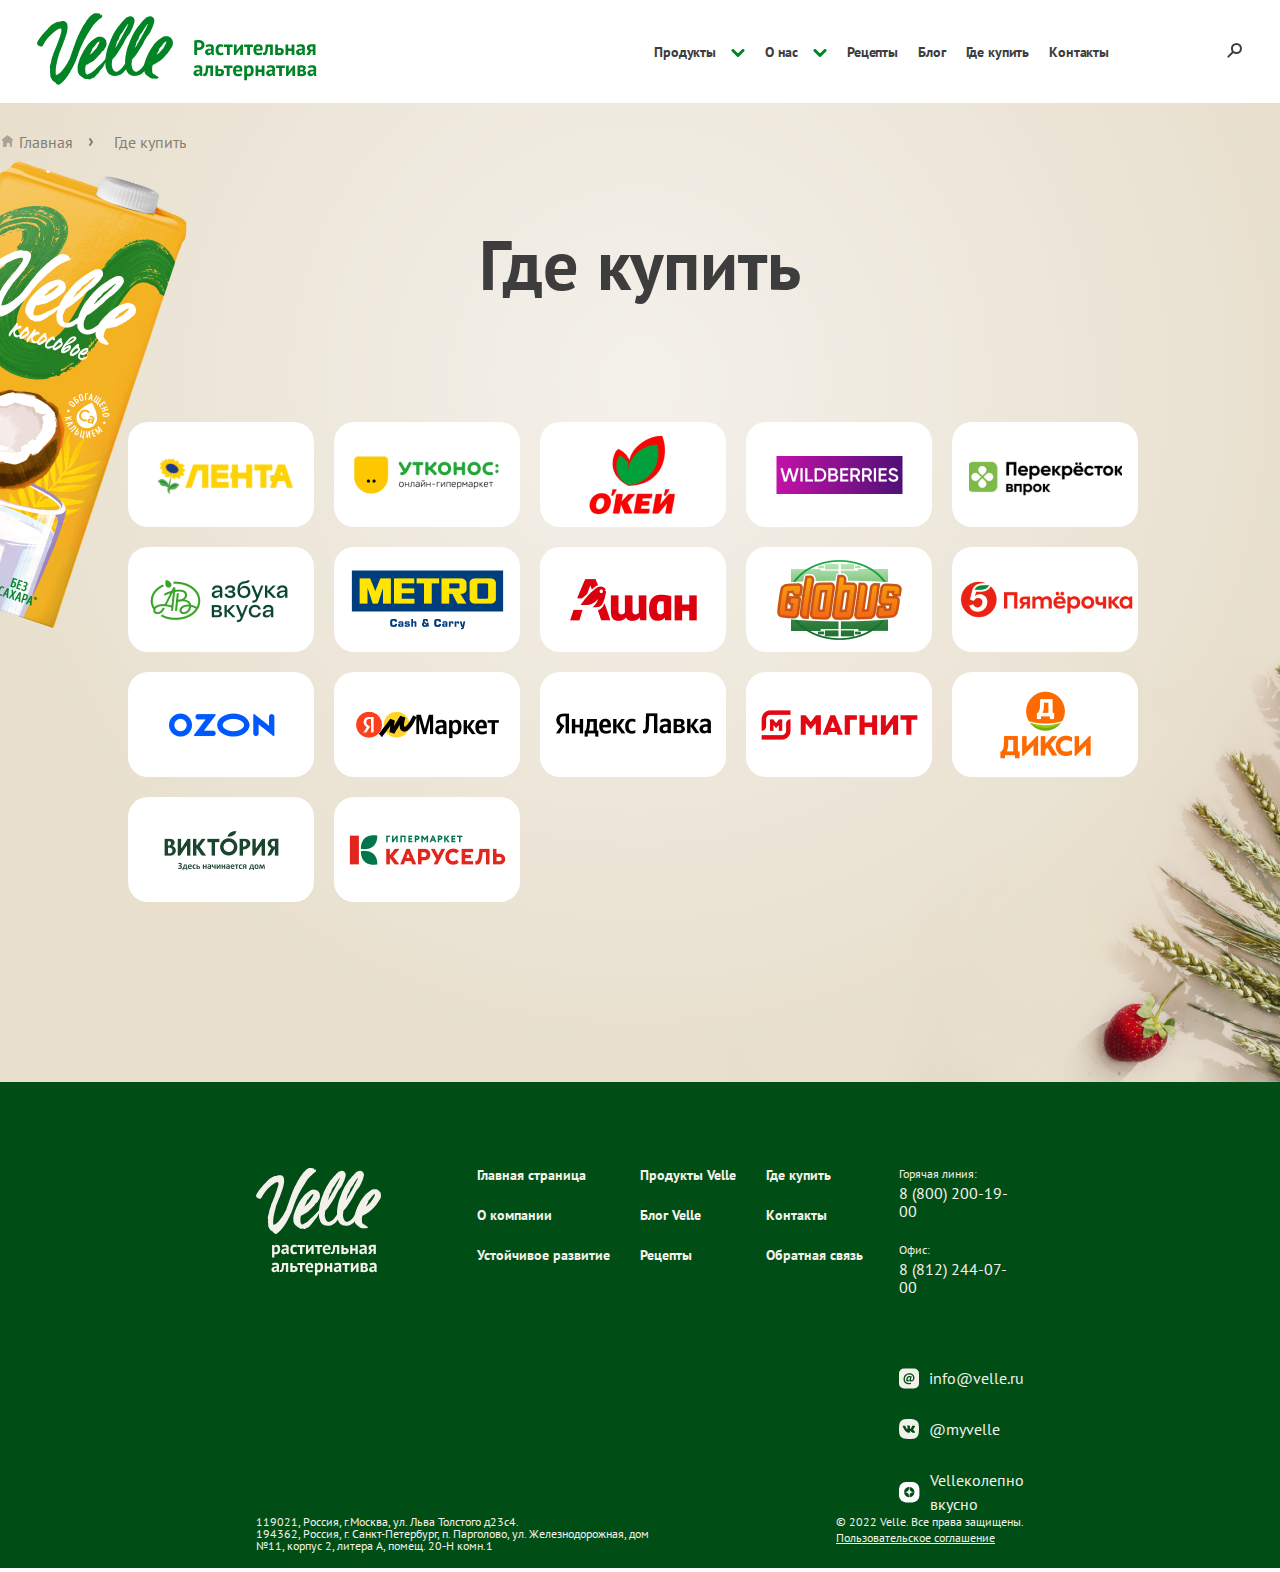
<file: where.html>
<!doctype html>
<html lang="ru">
<head>
    <meta charset="UTF-8">
    <meta name="viewport"
          content="width=device-width, user-scalable=no, initial-scale=1.0, maximum-scale=1.0, minimum-scale=1.0">
    <meta http-equiv="X-UA-Compatible" content="ie=edge">
    <title>Velle - Velleколепно вкусно</title>
    <link rel="stylesheet" href="style/style.css">
    <link rel="stylesheet" href="style/stylesheet.css">
    <link rel="shortcut icon" href="favicon.svg" type="image/x-icon">
    <link rel="stylesheet" href="https://unpkg.com/swiper@8/swiper-bundle.min.css"/>
    <script src="https://cdnjs.cloudflare.com/ajax/libs/jquery/3.4.1/jquery.min.js"></script>
    <script src="https://unpkg.com/swiper@8/swiper-bundle.min.js"></script>
    <!-- Global site tag (gtag.js) - Google Analytics -->
    <script async src="https://www.googletagmanager.com/gtag/js?id=UA-208937930-1"></script>
    <script>
        window.dataLayer = window.dataLayer || [];

        function gtag() {
            dataLayer.push(arguments);
        }

        gtag('js', new Date());

        gtag('config', 'UA-208937930-1');
    </script>
    <!-- Yandex.Metrika counter -->
    <script type="text/javascript">
        (function (m, e, t, r, i, k, a) {
            m[i] = m[i] || function () {
                (m[i].a = m[i].a || []).push(arguments)
            };
            m[i].l = 1 * new Date();
            k = e.createElement(t), a = e.getElementsByTagName(t)[0], k.async = 1, k.src = r, a.parentNode.insertBefore(k, a)
        })
        (window, document, "script", "https://mc.yandex.ru/metrika/tag.js", "ym");

        ym(85695564, "init", {
            clickmap: true,
            trackLinks: true,
            accurateTrackBounce: true,
            webvisor: true
        });
    </script>
    <noscript>
        <div><img src="https://mc.yandex.ru/watch/85695564" style="position:absolute; left:-9999px;" alt=""/></div>
    </noscript>
    <!-- /Yandex.Metrika counter -->
    <script type="text/javascript">!function(){var t=document.createElement("script");t.type="text/javascript",t.async=!0,t.src='https://vk.com/js/api/openapi.js?169',t.onload=function(){VK.Retargeting.Init("VK-RTRG-1370333-46NE2"),VK.Retargeting.Hit()},document.head.appendChild(t)}();</script><noscript><img src="https://vk.com/rtrg?p=VK-RTRG-1370333-46NE2" style="position:fixed; left:-999px;" alt=""/></noscript>
</head>
<body>
<header>
    <div class="headerWrapper">
        <a href="index.html">
            <img src="images/logo_header.svg" alt="logo" class="logo">
        </a>
        <div class="headerMenu">
            <div class="item itemPassive">
                <a href="./products.html" class="popupMenu mainItem">
                    Продукты
                    <div class="line"></div>
                </a>
                <svg class="popupMenu" width="14" height="8" viewBox="0 0 14 8" fill="none"
                     xmlns="http://www.w3.org/2000/svg">
                    <path d="M12 1.5L7 6.5L2 1.5" stroke="#008425" stroke-width="3" stroke-linecap="round"
                          stroke-linejoin="round"/>
                </svg>

                <div class="headerPopup">
                    <div class="content">
                        <div class="item">
                            <div class="itemPic">
                                <a href="products/vmestomoloka.html">
                                    <img src="images/menu/menu1.png" alt="menu">
                                </a>
                            </div>
                            <div class="itemTitle">
                                <a href="products/vmestomoloka.html">
                                    Velle Вместо молока
                                </a>
                            </div>
                            <a href="products/vmestomoloka.html?1" class="headerlink">
                                Миндальное
                            </a>
                            <a href="products/vmestomoloka.html?0" class="headerlink">
                                Овсяное
                            </a>
                            <a href="products/vmestomoloka.html?2" class="headerlink">
                                Кокосовое
                            </a>
                            <a href="products/vmestomoloka.html?3" class="headerlink">
                                Банановое
                            </a>
                        </div>
                        <div class="item">
                            <div class="itemPic">
                                <a href="products/barista.html">
                                    <img src="images/menu/menu2.png" alt="menu">
                                </a>
                            </div>
                            <div class="itemTitle">
                                <a href="products/barista.html">Velle Barista</a>
                            </div>
                            <a href="products/barista.html?1" class="headerlink">
                                Миндальное
                            </a>
                            <a href="products/barista.html?3" class="headerlink">
                                Овсяное
                            </a>
                            <a href="products/barista.html?0" class="headerlink">
                                Кокосовое
                            </a>
                            <a href="products/barista.html?2" class="headerlink">
                                Банановое
                            </a>
                        </div>
                        <div class="item">
                            <div class="itemPic">
                                <a href="products/pityevoyyogurt.html">
                                    <img src="images/menu/menu3.png" alt="menu">
                                </a>
                            </div>
                            <div class="itemTitle">
                                <a href="products/pityevoyyogurt.html">Velle Вместо питьевого йогурта</a>
                            </div>
                            <a href="products/pityevoyyogurt.html?1" class="headerlink">
                                Облепиха
                            </a>
                            <a href="products/pityevoyyogurt.html?3" class="headerlink">
                                Вишня
                            </a>
                            <a href="products/pityevoyyogurt.html?6" class="headerlink">
                                Клубника-Земляника
                            </a>
                            <a href="products/pityevoyyogurt.html?2" class="headerlink">
                                Малина
                            </a>
                            <a href="products/pityevoyyogurt.html?0" class="headerlink">
                                Черника
                            </a>
                            <a href="products/pityevoyyogurt.html?5" class="headerlink">
                                Гречишный
                            </a>
                            <a href="products/pityevoyyogurt.html?4" class="headerlink">
                                Кокос
                            </a>
                        </div>
                        <div class="item">
                            <div class="itemPic">
                                <a href="products/lozhkoviyyogurt.html">
                                    <img src="images/menu/menu4.png" alt="menu">
                                </a>
                            </div>
                            <div class="itemTitle">
                                <a href="products/lozhkoviyyogurt.html">Velle Вместо ложкового йогурта</a>
                            </div>
                            <a href="products/lozhkoviyyogurt.html?2" class="headerlink">
                                Клубника-Банан
                            </a>
                            <a href="products/lozhkoviyyogurt.html?3" class="headerlink">
                                Манго-Маракуйя
                            </a>
                            <a href="products/lozhkoviyyogurt.html?1" class="headerlink">
                                Малина-Ежевика
                            </a>
                            <a href="products/lozhkoviyyogurt.html?0" class="headerlink">
                                Печёное Яблоко
                            </a>
                        </div>
                        <div class="item">
                            <div class="itemPic">
                                <a href="products/kasha.html">
                                    <img src="images/menu/menu5.png" alt="menu">
                                </a>
                            </div>
                            <div class="itemTitle">
                                <a href="products/kasha.html">Velle Каша</a>
                            </div>
                            <a href="products/kasha.html?0" class="headerlink">
                                Курага
                            </a>
                            <a href="products/kasha.html?1" class="headerlink">
                                Чернослив
                            </a>
                        </div>
                        <div class="item">
                            <div class="itemPic">
                                <a href="products/dessert.html">
                                    <img src="images/menu/menu6.png" alt="menu">
                                </a>
                            </div>
                            <div class="itemTitle">
                                <a href="products/dessert.html">Velle Десерт</a>
                            </div>
                            <a href="products/dessert.html?0" class="headerlink">
                                Соленая Карамель
                            </a>
                        </div>
                    </div>
                </div>
            </div>
            <div class="item itemLink aboutPassive">
                <a href="#" class="mainItem aboutMenu">
                    О нас
                    <div class="line"></div>
                </a>
                <svg class="aboutMenu" width="14" height="8" viewBox="0 0 14 8" fill="none"
                     xmlns="http://www.w3.org/2000/svg">
                    <path d="M12 1.5L7 6.5L2 1.5" stroke="#008425" stroke-width="3" stroke-linecap="round"
                          stroke-linejoin="round"/>
                </svg>
                <div class="aboutPopup closedAbout">
                    <a href="#" class="itemAbout itemLink">О компании</a>
                    <a href="#" class="itemAbout itemLink">Устойчивое развитие</a>
                </div>
            </div>
            <div class="item itemLink itemEmpty">
                <a href="#" class="mainItem">
                    Рецепты
                    <div class="line"></div>
                </a>
            </div>
            <div class="item itemLink itemEmpty">
                <a href="#" class="mainItem">
                    Блог
                    <div class="line"></div>
                </a>
            </div>
            <div class="item itemEmpty">
                <a href="./where.html" class="mainItem">
                    Где купить
                    <div class="line"></div>
                </a>
            </div>
            <div class="item itemEmpty">
                <a href="./contacts.html" class="mainItem">
                    Контакты
                    <div class="line"></div>
                </a>
            </div>
        </div>
        <button class="search">
            <svg width="15" height="15" viewBox="0 0 15 15" fill="none" xmlns="http://www.w3.org/2000/svg">
                <rect width="8.12965" height="1.90165" rx="0.950827"
                      transform="matrix(0.709482 -0.704723 0.709482 0.704723 0 13.6602)" fill="#3D3D3D"/>
                <circle cx="9.44287" cy="5.5" r="4.5" stroke="#3D3D3D" stroke-width="2"/>
            </svg>
        </button>
        <button class="burger">
            <svg width="18" height="15" viewBox="0 0 18 15" fill="none" xmlns="http://www.w3.org/2000/svg">
                <rect width="18" height="3" rx="1.5" fill="#3D3D3D"/>
                <rect y="6" width="18" height="3" rx="1.5" fill="#3D3D3D"/>
                <rect y="12" width="18" height="3" rx="1.5" fill="#3D3D3D"/>
            </svg>
        </button>
        <button class="closeBurger">
            <svg width="17" height="15" viewBox="0 0 17 15" fill="none" xmlns="http://www.w3.org/2000/svg">
                <rect x="2.06979" y="0.565796" width="18.5" height="3" rx="1.5" transform="rotate(40 2.06979 0.565796)"
                      fill="#3D3D3D"/>
                <rect y="12.213" width="18.5" height="3" rx="1.5" transform="rotate(-40 0 12.213)" fill="#3D3D3D"/>
            </svg>
        </button>
    </div>
    <div class="mWrapper">
        <div class="item mobMenuProducts">
            <a href="#" class="">Продукты</a>
            <svg width="14" height="8" viewBox="0 0 14 8" fill="none" xmlns="http://www.w3.org/2000/svg">
                <path d="M12 1.5L7 6.5L2 1.5" stroke="#008425" stroke-width="3" stroke-linecap="round"
                      stroke-linejoin="round"/>
            </svg>
        </div>
        <div class="subItems">
            <a href="./products.html#vmestomoloka" class="">
                Velle Вместо молока
            </a>
            <a href="./products.html#barista" class="">
                Velle Barista
            </a>
            <a href="./products.html#pityevoyyougurt" class="">
                Velle Вместо питьевого йогурта
            </a>
            <a href="./products.html#lozhkoviyyogurt" class="">
                Velle Вместо ложкового йогурта
            </a>
            <a href="./products.html#kasha" class="">
                Velle Каша
            </a>
            <a href="./products.html#dessert" class="">
                Velle Десерт
            </a>
        </div>
        <div class="item mobAboutProducts">
            <a href="#" class="itemLink">О нас</a>
            <svg width="14" height="8" viewBox="0 0 14 8" fill="none" xmlns="http://www.w3.org/2000/svg">
                <path d="M12 1.5L7 6.5L2 1.5" stroke="#008425" stroke-width="3" stroke-linecap="round"
                      stroke-linejoin="round"/>
            </svg>
        </div>
        <div class="subAbout">
            <a href="#" class="itemLink">
                О компании
            </a>
            <a href="#" class="itemLink">
                Устойчивое развитие
            </a>
        </div>
        <div class="item">
            <a href="#" class="itemLink">Рецепты</a>
        </div>
        <div class="item">
            <a href="#" class="itemLink">Блог</a>
        </div>
        <div class="item">
            <a href="./where.html">Где купить</a>
        </div>
        <div class="item">
            <a href="./contacts.html">Контакты</a>
        </div>
    </div>
</header>
<main class="mainWhere">
    <img src="images/where-box.png" alt="box" class="box">
    <img src="images/where-oats.png" alt="oats" class="oats">
    <nav>
        <div class="navItem">
            <svg width="14" height="14" viewBox="0 0 14 14" fill="none" xmlns="http://www.w3.org/2000/svg">
                <g opacity="0.6" clip-path="url(#clip0_300_1497)">
                    <path d="M3 5C3 4.44772 3.44772 4 4 4H11C11.5523 4 12 4.44772 12 5V11C12 11.5523 11.5523 12 11 12H10.75C10.1977 12 9.75 11.5523 9.75 11V9C9.75 8.44772 9.30228 8 8.75 8H7.75C7.19772 8 6.75 8.44772 6.75 9V11C6.75 11.5523 6.30228 12 5.75 12H4C3.44772 12 3 11.5523 3 11V5Z"
                          fill="#3D3D3D"/>
                    <path d="M6.8682 0.514968C7.23604 0.215145 7.76396 0.215145 8.1318 0.514967L12.6834 4.22487C13.4125 4.81921 12.9923 6 12.0516 6H2.94844C2.00772 6 1.58746 4.81921 2.31664 4.22487L6.8682 0.514968Z"
                          fill="#3D3D3D"/>
                </g>
                <defs>
                    <clipPath id="clip0_300_1497">
                        <rect width="14" height="14" fill="white"/>
                    </clipPath>
                </defs>
            </svg>
            <a href="index.html">Главная</a>
            <svg width="4" height="8" viewBox="0 0 4 8" fill="none" xmlns="http://www.w3.org/2000/svg">
                <path d="M1 1L3 4L1 7" stroke="#3D3D3D" stroke-width="2" stroke-linecap="round"
                      stroke-linejoin="round"/>
            </svg>
        </div>
        <div class="navItem">
            <p>Где купить</p>
        </div>
    </nav>
    <div class="where">
        <h1>
            Где купить
        </h1>
        <div class="content">
            <div class="item">
                <a href="https://lenta.com/catalog/moloko-syr-yajjco/molochnaya-produkciya/f/brandname=velle/" class="brandLink" target="_blank"></a>
                <div class="label">
                    <img src="images/brands/brand1.png" alt="brand">
                </div>
            </div>
            <div class="item">
                <a href="https://www.utkonos.ru/search/velle" class="brandLink" target="_blank"></a>
                <div class="label">
                    <img src="images/brands/brand2.png" alt="brand">
                </div>
            </div>
            <div class="item">
                <a href="https://www.okeydostavka.ru/webapp/wcs/stores/servlet/SearchDisplay?categoryId=&storeId=10151&catalogId=12051&langId=-20&sType=SimpleSearch&resultCatEntryType=2&showResultsPage=true&searchSource=Q&pageView=&beginIndex=0&pageSize=72&searchTerm=velle" class="brandLink" target="_blank"></a>
                <div class="label">
                    <img src="images/brands/brand3.png" alt="brand">
                </div>
            </div>
            <div class="item">
                <a href="https://www.wildberries.ru/catalog/0/search.aspx?sort=popular&search=velle" class="brandLink" target="_blank"></a>
                <div class="label">
                    <img src="images/brands/brand4.png" alt="brand">
                </div>
            </div>
            <div class="item">
                <a href="https://www.vprok.ru/catalog/search?brend%5B%5D=velle&category=&sort=relevance_desc&text=velle" class="brandLink" target="_blank"></a>
                <div class="label">
                    <img src="images/brands/brand5.png" alt="brand">
                </div>
            </div>
            <div class="item">
                <a href="https://av.ru/brands/12369" class="brandLink" target="_blank"></a>
                <div class="label">
                    <img src="images/brands/brand6.png" alt="brand">
                </div>
            </div>
            <div class="item">
                <a href="https://online.metro-cc.ru/search?q=velle" class="brandLink" target="_blank"></a>
                <div class="label">
                    <img src="images/brands/brand7.png" alt="brand">
                </div>
            </div>
            <div class="item">
                <a href="https://www.auchan.ru/brand/velle-2/" class="brandLink" target="_blank"></a>
                <div class="label">
                    <img src="images/brands/brand8.png" alt="brand">
                </div>
            </div>
            <div class="item">
                <a href="https://www.globus.ru/stores/" class="brandLink" target="_blank"></a>
                <div class="label">
                    <img src="images/brands/brand9.png" alt="brand">
                </div>
            </div>
            <div class="item">
                <a href="https://5ka.ru/stores/" class="brandLink" target="_blank"></a>
                <div class="label">
                    <img src="images/brands/brand10.png" alt="brand">
                </div>
            </div>
            <div class="item">
                <a href="https://www.ozon.ru/category/supermarket-molochnye-produkty-i-yaytsa-9276000/?category_was_predicted=true&miniapp=supermarket&text=velle" class="brandLink" target="_blank"></a>
                <div class="label">
                    <img src="images/brands/brand11.png" alt="brand">
                </div>
            </div>
            <div class="item">
                <a href="https://market.yandex.ru/catalog--rastitelnye-napitki/16331665/list?srnum=16&was_redir=1&rt=9&text=velle&hid=16331664&local-offers-first=0" class="brandLink" target="_blank"></a>
                <div class="label">
                    <img src="images/brands/brand12.png" alt="brand">
                </div>
            </div>
            <div class="item">
                <a href="https://lavka.yandex.ru/213/search?text=velle" class="brandLink" target="_blank"></a>
                <div class="label">
                    <img src="images/brands/brand13.png" alt="brand">
                </div>
            </div>
            <div class="item">
                <a href="https://sbermarket.ru/magnit_express/search?keywords=velle&sid=2266" class="brandLink" target="_blank"></a>
                <div class="label">
                    <img src="images/brands/brand14.png" alt="brand">
                </div>
            </div>
            <div class="item">
                <a href="https://dostavka.dixy.ru/catalog/?q=velle&s=%D0%9D%D0%B0%D0%B9%D1%82%D0%B8" class="brandLink" target="_blank"></a>
                <div class="label">
                    <img src="images/brands/brand15.png" alt="brand">
                </div>
            </div>
            <div class="item">
                <a href="https://www.victoria-group.ru/company/shops/" class="brandLink" target="_blank"></a>
                <div class="label">
                    <img src="images/brands/brand16.png" alt="brand">
                </div>
            </div>
            <div class="item">
                <a href="https://karusel.ru/shops/" class="brandLink" target="_blank"></a>
                <div class="label">
                    <img src="images/brands/brand17.png" alt="brand">
                </div>
            </div>
        </div>
    </div>
</main>
<footer>
    <div class="footerContent">
        <div class="topContent">
            <img src="images/logo_footer.svg" href="index.html" alt="logo" class="logo">
            <div class="menu">
                <a href="index.html" class="item">
                    Главная страница
                </a>
                <a href="#" class="item itemLink">
                    О компании
                </a>
                <a href="#" class="item itemLink">
                    Устойчивое развитие
                </a>
                <a href="./products.html" class="item">
                    Продукты Velle
                </a>
                <a href="#" class="item itemLink">
                    Блог Velle
                </a>
                <a href="#" class="item itemLink">
                    Рецепты
                </a>
                <a href="./where.html" class="item">
                    Где купить
                </a>
                <a href="./contacts.html" class="item">
                    Контакты
                </a>
                <a href="#" class="item itemLink">
                    Обратная связь
                </a>
            </div>
            <div class="info">
                <div class="phoneItem">
                    <p>
                        Горячая линия:
                    </p>
                    <a href="tel:+78002001900">8 (800) 200-19-00</a>
                </div>
                <div class="phoneItem">
                    <p>
                        Офис:
                    </p>
                    <a href="tel:+78122440700">8 (812) 244-07-00</a>
                </div>
                <div class="social">
                    <img src="images/mail.svg" alt="social">
                    <a target="_blank" href="mailto:info@velle.ru">info@velle.ru</a>
                </div>
                <div class="social">
                    <img src="images/vk.svg" alt="social">
                    <a target="_blank" href="https://vk.com/myvelle">@myvelle</a>
                </div>
                <div class="social">
                    <img src="images/blog.svg" alt="social">
                    <a target="_blank" href="https://zen.yandex.ru/id/61cc1ecd6a88387bc25af8ad">Velleколепно вкусно</a>
                </div>
            </div>
        </div>
        <div class="bottomContent">
            <div class="address">
                <p>119021, Россия, г.Москва, ул. Льва Толстого д23с4.</p>
                <p>194362, Россия, г. Санкт-Петербург, п. Парголово, ул. Железнодорожная, дом №11, корпус 2, литера А,
                    помещ. 20-H комн.1</p>
            </div>
            <div class="copyright">
                <p>© 2022 Velle. Все права защищены.</p>
                <a href="politics.pdf" download>Пользовательское соглашение</a>
            </div>
        </div>
    </div>
    <div class="mFooterContent">
        <div class="menu">
            <a href="./index.html" class="item">
                Главная страница
            </a>
            <a href="#" class="item itemLink">
                О компании
            </a>
            <a href="#" class="item itemLink">
                Устойчивое развитие
            </a>
            <a href="./products.html" class="item itemLink">
                Продукты Velle
            </a>
            <a href="#" class="item itemLink">
                Блог Velle
            </a>
            <a href="#" class="item itemLink">
                Рецепты
            </a>
            <a href="./where.html" class="item">
                Где купить
            </a>
            <a href="./contacts.html" class="item">
                Контакты
            </a>
            <a href="#" class="item itemLink">
                Обратная связь
            </a>

            <div class="copyright">
                <p>© 2022 Velle. Все права защищены.</p>
                <a href="politics.pdf" download>Пользовательское соглашение</a>
            </div>
        </div>
        <div class="info">
            <div class="phoneItem">
                <p>
                    Горячая линия:
                </p>
                <a href="tel:+78002001900">8 (800) 200-19-00</a>
            </div>
            <div class="phoneItem">
                <p>
                    Офис:
                </p>
                <a href="tel:+78122440700">8 (812) 244-07-00</a>
            </div>
            <div class="social">
                <img src="images/mail.svg" alt="social">
                <a href="mailto:info@velle.ru">info@velle.ru</a>
            </div>
            <div class="social">
                <img src="images/vk.svg" alt="social">
                <a href="https://vk.com/myvelle">@myvelle</a>
            </div>
            <div class="social">
                <img src="images/blog.svg" alt="social">
                <a href="https://zen.yandex.ru/id/61cc1ecd6a88387bc25af8ad">Velleколепно вкусно</a>
            </div>
            <div class="address">
                <p>119021, Россия, г.Москва, ул. Льва Толстого д23с4.</p>
                <p>194362, Россия, г. Санкт-Петербург, п. Парголово, ул. Железнодорожная, дом №11, корпус 2, литера А,
                    помещ. 20-H комн.1</p>
            </div>
        </div>
        <svg class="mLogo" width="58" height="49" viewBox="0 0 58 49" fill="none" xmlns="http://www.w3.org/2000/svg">
            <path d="M29.5123 18.6648C29.8167 18.6648 29.9182 18.8001 29.7491 19.1046C29.6814 19.2399 29.6138 19.3414 29.5799 19.4767C29.5461 19.612 29.5123 19.7135 29.4446 19.8488C29.377 19.9842 29.3431 20.0856 29.3093 20.1533C29.2755 20.221 29.2078 20.3225 29.174 20.4239C29.1063 20.5254 29.0725 20.5931 29.0048 20.6607C28.9372 20.7284 28.9034 20.7961 28.8357 20.8637C28.768 20.9652 28.7342 21.0329 28.6666 21.1344C28.5989 21.202 28.5651 21.3035 28.4974 21.4388C28.4297 21.5741 28.3283 21.7095 28.2606 21.8448C28.1929 22.0139 28.0915 22.1492 28.0576 22.2507C28.0238 22.2845 27.99 22.3522 27.99 22.386C27.9561 22.4199 27.9223 22.4537 27.9223 22.5214C27.6855 22.792 27.4825 23.0288 27.2796 23.2994C27.0766 23.5362 26.8398 23.8069 26.6368 24.0775C26.5353 24.2128 26.4338 24.3143 26.3662 24.4496C26.2985 24.5849 26.197 24.7203 26.0955 24.8556C25.8587 25.1939 25.6219 25.4983 25.3513 25.769C25.0807 26.0396 24.81 26.3441 24.5056 26.6485C24.3702 26.8177 24.2011 26.953 23.9981 27.0883C23.7951 27.2236 23.5922 27.3251 23.3215 27.3589C23.22 27.3928 23.1186 27.4266 23.0509 27.4943C22.9832 27.5619 22.9156 27.5957 22.8141 27.6634C22.5773 27.8325 22.3067 27.9002 22.0699 27.9002C22.0022 27.8664 21.9007 27.8664 21.833 27.8664C21.7654 27.8664 21.6639 27.8664 21.5962 27.8325C21.4948 27.7987 21.3933 27.7987 21.2918 27.7649C21.1903 27.7311 21.0888 27.7311 20.9197 27.7649C20.6829 27.7987 20.446 27.7649 20.2092 27.6634C19.9724 27.5619 19.7018 27.4266 19.465 27.2913C19.2282 27.1221 18.9914 26.953 18.7884 26.7838C18.5854 26.6147 18.3825 26.4455 18.2133 26.3441C17.875 26.0734 17.6382 25.769 17.4691 25.4307C17.2999 25.0924 17.1984 24.7203 17.1646 24.3481C17.097 23.8407 17.0631 23.2994 17.097 22.8258C17.1308 22.3184 17.1984 21.8109 17.3338 21.3373C17.5706 20.4916 17.8412 19.6459 18.1795 18.834C18.5178 18.0221 18.9237 17.2102 19.3297 16.4321C19.6341 15.8232 19.9724 15.2819 20.3446 14.7406C20.7167 14.1994 21.1226 13.6581 21.5286 13.1168C22.1037 12.4064 22.7126 11.7975 23.423 11.3239C23.5245 11.2562 23.626 11.1886 23.7275 11.0871C23.7951 11.0194 23.8966 10.9179 24.0319 10.8503C24.5394 10.4781 25.0807 10.1737 25.6219 9.9707C25.8249 9.90304 25.9602 9.86921 26.0955 9.90304C26.3323 9.93687 26.603 9.9707 26.8736 9.9707C27.1442 9.9707 27.381 10.0045 27.6178 10.1398C27.7532 10.2075 27.8885 10.2752 28.0576 10.3428C28.2268 10.4105 28.3283 10.512 28.4636 10.6811C28.5312 10.8164 28.5989 10.9179 28.7004 11.0194C28.8019 11.1209 28.9034 11.2224 28.971 11.3577C29.0387 11.493 29.1063 11.5945 29.1402 11.7298C29.174 11.8651 29.2078 11.9666 29.2078 12.1019C29.2417 12.2373 29.2416 12.3726 29.2416 12.5417C29.2416 12.677 29.2416 12.8124 29.3093 12.9815C29.3431 13.1168 29.3093 13.2521 29.2416 13.4213C29.174 13.5566 29.1402 13.6581 29.1402 13.7596C29.1402 13.8611 29.1063 13.9626 29.0387 14.0979C29.0387 14.1317 29.0048 14.1994 28.971 14.2332C28.7342 14.5038 28.5651 14.8083 28.3959 15.0789C28.2268 15.3496 28.0576 15.654 27.8547 15.9585L27.584 15.9246C27.4825 16.06 27.3472 16.1615 27.2457 16.2968C27.1442 16.4321 27.0427 16.5674 27.0089 16.7366C26.9751 16.838 26.9413 16.9057 26.8398 16.9734C26.7721 17.041 26.6706 17.1087 26.6368 17.1763C26.4 17.4131 26.197 17.6499 25.994 17.8867C25.7911 18.1236 25.5543 18.3604 25.3513 18.5972C25.0807 18.8678 24.81 19.1046 24.5394 19.3752C24.3026 19.612 23.9981 19.8827 23.6937 20.1195C23.5583 20.2548 23.3892 20.3563 23.22 20.4239C23.0509 20.4916 22.8818 20.5931 22.7126 20.6946C22.4758 20.8299 22.239 20.9652 22.0022 21.1005C21.7654 21.2697 21.5624 21.405 21.3256 21.5741C21.2579 21.608 21.2579 21.608 21.2579 21.6418C21.2579 21.6418 21.2241 21.6756 21.1903 21.6756C20.7505 21.7095 20.5137 21.8786 20.4799 22.2507C20.446 22.5214 20.4122 22.7582 20.3446 23.0288C20.2769 23.2656 20.2769 23.5362 20.3446 23.8069C20.3784 23.9422 20.3784 24.0775 20.3784 24.2466C20.3784 24.382 20.3784 24.5173 20.3784 24.6864C20.3784 24.8894 20.4122 25.0585 20.5137 25.2277V25.2615C20.5814 25.2954 20.649 25.3968 20.7505 25.5322C20.8182 25.566 20.8182 25.5998 20.8182 25.6336C20.852 25.6336 20.8858 25.6336 20.8858 25.6675V25.7013C21.0888 25.8705 21.2918 25.8705 21.5286 25.7351C21.9345 25.5322 22.3743 25.2954 22.7803 25.0585C23.1862 24.8217 23.5922 24.5511 23.9305 24.2128C24.0658 24.0775 24.2011 23.976 24.3364 23.8407C24.4717 23.7054 24.607 23.5701 24.7424 23.4686C24.9453 23.2656 25.1145 23.0965 25.3175 22.9273C25.4866 22.7582 25.6896 22.5552 25.8926 22.386C26.0955 22.2169 26.2647 22.0477 26.4677 21.8786C26.6368 21.7095 26.8398 21.5403 27.0089 21.3373C27.2457 21.0667 27.5164 20.7961 27.7532 20.5254C27.99 20.2548 28.2606 19.9842 28.4974 19.6797C28.5989 19.5444 28.7004 19.4429 28.8019 19.3076C28.9034 19.1723 29.0048 19.0369 29.0725 18.9355C29.1402 18.7325 29.3093 18.6648 29.5123 18.6648ZM22.6111 16.6689C22.5435 16.838 22.4758 17.0072 22.4081 17.1763C22.3405 17.3455 22.239 17.5146 22.1375 17.6838C22.3743 17.4808 22.5773 17.3116 22.7803 17.1425C22.9832 16.9734 23.1862 16.8042 23.3892 16.6012C23.7951 16.1953 24.1673 15.7893 24.5394 15.3496C24.9115 14.9098 25.1821 14.47 25.4189 13.9964C25.5204 13.7934 25.6557 13.5904 25.7572 13.3875C25.8587 13.1845 25.9602 12.9815 26.0617 12.7785C26.1294 12.6432 26.1632 12.5079 26.2308 12.3387C26.2985 12.2034 26.2985 12.0681 26.2985 11.899H26.1632C26.0279 12.0005 25.8926 12.0681 25.7572 12.1696C25.6219 12.2373 25.5204 12.3387 25.3851 12.4741C25.216 12.6432 25.0807 12.8124 24.9453 12.9815C24.81 13.1507 24.6747 13.3198 24.5394 13.4889C24.4041 13.6919 24.2688 13.8611 24.1334 14.0302C23.9981 14.1994 23.829 14.3685 23.6598 14.5715C23.423 14.7745 23.2877 15.0451 23.1862 15.3496C23.1524 15.4849 23.1186 15.5864 23.1186 15.654C23.0847 15.7217 23.0509 15.8232 22.9832 15.9246C22.9156 16.06 22.8479 16.1615 22.7803 16.2968C22.7464 16.4321 22.6788 16.5336 22.6111 16.6689Z"
                  fill="#F4F1EB"/>
            <path d="M31.8467 26.3782C31.7114 26.3443 31.5761 26.3105 31.4408 26.2428C31.3054 26.1752 31.2039 26.1075 31.0686 26.0399C30.8995 25.9046 30.7642 25.8369 30.6627 25.8369C30.595 25.8031 30.4935 25.7354 30.4259 25.7016C30.3582 25.6678 30.2906 25.6001 30.2229 25.5324C30.0876 25.3971 29.9861 25.2618 29.9184 25.1941C29.8508 25.1265 29.7831 25.025 29.7155 24.9235C29.6478 24.822 29.614 24.7205 29.5463 24.5852C29.4787 24.4499 29.411 24.2808 29.3433 24.0439C29.208 23.7057 29.0727 23.3674 28.9712 22.9952C28.8697 22.6231 28.8021 22.251 28.8021 21.845C28.8359 21.6082 28.8359 21.3714 28.8359 21.1346C28.8359 20.8978 28.8021 20.661 28.7682 20.4242C28.7682 20.1536 28.7682 19.9168 28.8021 19.6461C28.8021 19.3755 28.8359 19.1387 28.8697 18.8681C28.9374 18.4959 28.9712 18.1238 29.0389 17.7517C29.1065 17.3796 29.1742 17.0075 29.2419 16.6353C29.3095 16.2632 29.411 15.9249 29.4787 15.5866C29.5463 15.2483 29.6478 14.8762 29.7831 14.5379C29.8508 14.4026 29.8846 14.2673 29.9523 14.0981C30.0199 13.9628 30.0538 13.7937 30.1214 13.6245C30.1891 13.4216 30.2567 13.2524 30.3244 13.0833C30.392 12.9141 30.4935 12.745 30.5274 12.542C30.8318 11.6963 31.1701 10.8844 31.5422 10.1063C31.779 9.66651 31.982 9.1929 32.2188 8.75312C32.4556 8.31334 32.7263 7.87356 32.9969 7.43378C33.2337 7.06166 33.4705 6.72337 33.7073 6.35124C33.9441 5.97912 34.2148 5.64083 34.5192 5.30254C34.8913 4.86276 35.2296 4.45681 35.5341 4.01703C35.6694 3.81405 35.8386 3.6449 36.0077 3.50959C36.1768 3.34044 36.346 3.20512 36.4813 3.03598C36.6166 2.86683 36.7519 2.69768 36.9211 2.56237C37.0902 2.42705 37.2256 2.29173 37.3609 2.12259C37.4962 1.85195 37.6992 1.71664 37.9021 1.71664C37.9698 1.71664 38.0036 1.71664 38.0375 1.68281C38.0713 1.64898 38.1051 1.64898 38.1728 1.61515C38.5449 1.41217 38.917 1.27686 39.323 1.27686C39.7627 1.27686 40.101 1.41217 40.3378 1.64898C40.4055 1.71664 40.4393 1.78429 40.507 1.81812C40.5746 1.85195 40.6085 1.91961 40.6761 1.98727C40.8453 2.2579 40.9806 2.52854 41.0483 2.79917C41.1159 3.06981 41.1159 3.37427 41.0144 3.71256C40.9468 3.9832 40.8453 4.28766 40.7776 4.59212C40.71 4.89659 40.6085 5.16722 40.507 5.43785C40.4055 5.70849 40.304 5.94529 40.2025 6.14827C40.101 6.35124 39.9996 6.58805 39.8981 6.82485C39.8304 6.96017 39.7966 7.06166 39.7289 7.16315C39.6613 7.26463 39.6274 7.39995 39.5598 7.50144C39.4583 7.77207 39.323 8.07654 39.1538 8.31334C38.9847 8.58397 38.8155 8.85461 38.6126 9.09141C38.5449 9.1929 38.5111 9.26056 38.4434 9.36205C38.3757 9.42971 38.3419 9.53119 38.2743 9.66651C38.2066 9.80183 38.1389 9.86949 38.0375 9.86949C37.936 9.86949 37.8345 9.93715 37.8007 10.0725C37.7668 10.2754 37.6992 10.4446 37.5977 10.5799C37.4962 10.749 37.3609 10.8844 37.2594 11.0535C37.0226 11.4256 36.8534 11.7978 36.6843 12.1699C36.5828 12.4067 36.4813 12.6435 36.3798 12.8465C36.2783 13.0494 36.1768 13.2524 36.0077 13.4554C35.8724 13.6584 35.7371 13.8275 35.6356 14.0305C35.5341 14.2335 35.3988 14.4026 35.2973 14.6056C35.1281 14.8762 34.959 15.1469 34.7898 15.4175C34.6207 15.6881 34.4516 15.9926 34.2486 16.2632C34.1809 16.3647 34.1471 16.4662 34.0794 16.5338C34.0118 16.6353 33.9779 16.703 33.9103 16.7707C33.6735 17.1089 33.4705 17.4472 33.2675 17.7517C33.0646 18.0562 32.8278 18.3606 32.5233 18.6651C32.4895 18.6989 32.4556 18.7666 32.3541 18.8342C32.185 18.9696 32.0497 19.071 31.9482 19.2402C31.8467 19.3755 31.779 19.5447 31.7114 19.7476C31.6437 20.0183 31.5761 20.3227 31.5761 20.5934C31.5761 20.864 31.5422 21.1685 31.5084 21.4391C31.5084 21.5744 31.5084 21.6759 31.4746 21.7774C31.4746 21.8789 31.4746 21.9804 31.5084 22.1157C31.6437 22.8938 31.9144 23.6042 32.3203 24.1793C32.4218 24.3822 32.6248 24.5176 32.8954 24.5852H33.0307C33.2675 24.6867 33.4367 24.7205 33.6058 24.6529C33.775 24.619 33.9441 24.5176 34.1133 24.4161C34.3162 24.3484 34.5192 24.2469 34.756 24.0778C34.9928 23.8748 35.2296 23.6718 35.4664 23.435C35.7032 23.232 35.8724 22.9952 36.0415 22.7584C36.2107 22.5216 36.3798 22.2848 36.5828 22.048C36.7181 21.8789 36.8534 21.7097 36.9549 21.5068C37.0564 21.3038 37.1917 21.1346 37.2932 20.9317C37.3609 20.8302 37.3947 20.7625 37.4624 20.661C37.53 20.5934 37.5977 20.5257 37.6653 20.458C37.8345 20.2551 37.9698 20.0183 38.0375 19.8153C38.1051 19.6461 38.2066 19.477 38.2743 19.3417C38.3419 19.1725 38.4772 19.0372 38.6126 18.9357L38.6802 18.8004C38.7817 18.5974 38.917 18.4283 39.0862 18.2591C39.2553 18.09 39.3906 17.9208 39.5259 17.7179C39.8981 17.3458 40.2702 17.0413 40.6761 16.8045C40.8453 16.6692 40.9468 16.6353 41.0144 16.703C41.0821 16.7368 41.0821 16.8721 41.0821 17.1089C41.0144 17.3119 40.9129 17.4811 40.8115 17.6164C40.71 17.7855 40.6085 17.9547 40.507 18.1238C40.3378 18.4621 40.1687 18.8004 39.9657 19.1049C39.7627 19.4432 39.5936 19.7476 39.4583 20.0859C39.3568 20.3566 39.2215 20.6272 39.12 20.8978C39.0185 21.1346 38.8832 21.4053 38.714 21.6759V21.7097C38.6464 21.9804 38.5449 22.2172 38.4096 22.454C38.2743 22.6908 38.1051 22.8938 37.936 23.1306C37.8345 23.2659 37.733 23.3674 37.6315 23.5027C37.53 23.638 37.4285 23.7733 37.327 23.8748C37.2594 23.9425 37.2256 24.0101 37.1579 24.0439C37.0902 24.0778 37.0564 24.1454 36.9887 24.1793C36.8873 24.4161 36.7519 24.619 36.5828 24.7882C36.4137 24.9573 36.2107 25.1265 36.0077 25.2956C35.8386 25.4309 35.6694 25.5324 35.5341 25.6339C35.3649 25.7354 35.1958 25.8707 34.9928 25.9722C34.4854 26.2428 33.9441 26.3782 33.4029 26.412C33.166 26.4458 32.9631 26.4797 32.7263 26.4458C32.3541 26.4458 32.1173 26.412 31.8467 26.3782ZM38.2066 4.65978C37.9021 5.06573 37.5977 5.47168 37.3609 5.84381C37.0902 6.24976 36.8196 6.62188 36.5828 7.02783C36.4137 7.29846 36.2445 7.5691 36.1092 7.83973C35.94 8.11037 35.7709 8.381 35.5341 8.6178C35.1281 9.05758 34.8575 9.53119 34.6884 10.0725C34.6207 10.3093 34.553 10.5461 34.4854 10.749C34.4177 10.952 34.2824 11.1888 34.1133 11.3918C33.9779 11.5271 33.8765 11.6286 33.8765 11.7301C33.8088 11.8992 33.7073 12.0684 33.6397 12.2037C33.572 12.339 33.5382 12.5082 33.5382 12.7111C33.4705 12.9479 33.4367 13.1509 33.369 13.3539C33.3014 13.4892 33.2675 13.6245 33.1999 13.7937C33.1322 13.929 33.0984 14.0643 33.0307 14.2335C33.0307 14.2673 33.0307 14.3349 32.9969 14.3688C32.9631 14.4026 32.9969 14.4703 33.0307 14.5041C33.166 14.4364 33.2675 14.3011 33.369 14.0643C33.4028 14.0305 33.4029 13.9967 33.4029 13.9628C33.4029 13.929 33.4028 13.929 33.4367 13.8952C33.5382 13.8275 33.6397 13.726 33.6735 13.6584C33.7073 13.5569 33.775 13.4554 33.8088 13.3201C33.8088 13.2186 33.8765 13.1171 33.9779 12.9479C34.2486 12.6097 34.4854 12.2375 34.6545 11.7639L34.7898 11.5609C35.0943 11.1212 35.3649 10.6476 35.6356 10.1401C35.8724 9.66651 36.143 9.15907 36.4475 8.65163C36.5828 8.41483 36.7181 8.17802 36.8196 7.94122C36.9211 7.70441 37.0564 7.46761 37.1917 7.19698C37.2594 7.12932 37.2932 7.06166 37.327 7.02783C37.3609 6.994 37.3947 6.92634 37.3947 6.89251C37.4624 6.82485 37.4962 6.75719 37.53 6.68954C37.5638 6.62188 37.5977 6.52039 37.6315 6.45273C37.6653 6.31741 37.6992 6.21593 37.7668 6.11444C37.8345 6.01295 37.8683 5.91146 37.936 5.80998C38.0036 5.607 38.1051 5.40403 38.2066 5.20105C38.3081 4.99807 38.3757 4.7951 38.4434 4.59212C38.3419 4.55829 38.2743 4.59212 38.2066 4.65978Z"
                  fill="#F4F1EB"/>
            <path d="M40.1683 26.3782C40.033 26.3443 39.8976 26.3105 39.7623 26.2428C39.627 26.1752 39.5255 26.1075 39.3902 26.0399C39.2211 25.9046 39.0857 25.8369 38.9843 25.8369C38.9166 25.8031 38.8151 25.7354 38.7474 25.7016C38.6798 25.6678 38.6121 25.6001 38.5445 25.5324C38.4092 25.3971 38.3077 25.2618 38.24 25.1941C38.1723 25.1265 38.1047 25.025 38.037 24.9235C37.9694 24.822 37.9355 24.7205 37.8679 24.5852C37.8002 24.4499 37.7326 24.2808 37.6649 24.0439C37.5296 23.7057 37.3943 23.3674 37.2928 22.9952C37.1913 22.6231 37.1236 22.251 37.1236 21.845C37.1575 21.6082 37.1575 21.3714 37.1575 21.1346C37.1575 20.8978 37.1236 20.661 37.0898 20.4242C37.0898 20.1536 37.0898 19.9168 37.1236 19.6461C37.1236 19.3755 37.1575 19.1387 37.1913 18.8681C37.259 18.4959 37.2928 18.1238 37.3604 17.7517C37.4281 17.3796 37.4958 17.0075 37.5634 16.6353C37.6311 16.2632 37.7326 15.9249 37.8002 15.5866C37.8679 15.2483 37.9694 14.8762 38.1047 14.5379C38.1723 14.4026 38.2062 14.2673 38.2738 14.0981C38.3415 13.9628 38.3753 13.7937 38.443 13.6245C38.5106 13.4216 38.5783 13.2524 38.646 13.0833C38.7136 12.9141 38.8151 12.745 38.8489 12.542C39.1534 11.6963 39.4917 10.8844 39.8638 10.1063C40.1006 9.66651 40.3036 9.1929 40.5404 8.75312C40.7772 8.31334 41.0478 7.87356 41.3185 7.43378C41.5553 7.06166 41.7921 6.72337 42.0289 6.35124C42.2657 5.97912 42.5363 5.64083 42.8408 5.30254C43.2129 4.86276 43.5512 4.45681 43.8557 4.01703C43.991 3.81405 44.1601 3.6449 44.3293 3.50959C44.4984 3.34044 44.6676 3.20512 44.8029 3.03598C44.9382 2.86683 45.0735 2.69768 45.2427 2.56237C45.4118 2.42705 45.5471 2.29173 45.6824 2.12259C45.8178 1.85195 46.0207 1.71664 46.2237 1.71664C46.2914 1.71664 46.3252 1.71664 46.359 1.68281C46.3929 1.64898 46.4267 1.64898 46.4943 1.61515C46.8665 1.41217 47.2386 1.27686 47.6445 1.27686C48.0843 1.27686 48.4226 1.41217 48.6594 1.64898C48.7271 1.71664 48.7609 1.78429 48.8286 1.81812C48.8962 1.85195 48.93 1.91961 48.9977 1.98727C49.1669 2.2579 49.3022 2.52854 49.3698 2.79917C49.4375 3.06981 49.4375 3.37427 49.336 3.71256C49.2683 3.9832 49.1669 4.28766 49.0992 4.59212C49.0315 4.89659 48.93 5.16722 48.8286 5.43785C48.7271 5.70849 48.6256 5.94529 48.5241 6.14827C48.4226 6.35124 48.3211 6.58805 48.2196 6.82485C48.152 6.96017 48.1182 7.06166 48.0505 7.16315C47.9828 7.26463 47.949 7.39995 47.8813 7.50144C47.7799 7.77207 47.6445 8.07654 47.4754 8.31334C47.3062 8.58397 47.1371 8.85461 46.9341 9.09141C46.8665 9.1929 46.8326 9.26056 46.765 9.36205C46.6973 9.42971 46.6635 9.53119 46.5958 9.66651C46.5282 9.80183 46.4605 9.86949 46.359 9.86949C46.2575 9.86949 46.1561 9.93715 46.1222 10.0725C46.0884 10.2754 46.0207 10.4446 45.9192 10.5799C45.8178 10.749 45.6824 10.8844 45.581 11.0535C45.3442 11.4256 45.175 11.7978 45.0059 12.1699C44.9044 12.4067 44.8029 12.6435 44.7014 12.8465C44.5999 13.0494 44.4984 13.2524 44.3293 13.4554C44.194 13.6584 44.0586 13.8275 43.9572 14.0305C43.8557 14.2335 43.7203 14.4026 43.6189 14.6056C43.4497 14.8762 43.2806 15.1469 43.1114 15.4175C42.9423 15.6881 42.7731 15.9926 42.5702 16.2632C42.5025 16.3647 42.4687 16.4662 42.401 16.5338C42.3333 16.6353 42.2995 16.703 42.2319 16.7707C41.9951 17.1089 41.7921 17.4472 41.5891 17.7517C41.3861 18.09 41.1493 18.3606 40.8449 18.6651C40.811 18.6989 40.7772 18.7666 40.6757 18.8342C40.5066 18.9696 40.3713 19.071 40.2698 19.2402C40.1683 19.3755 40.1006 19.5447 40.033 19.7476C39.9653 20.0183 39.8976 20.3227 39.8976 20.5934C39.8976 20.864 39.8638 21.1685 39.83 21.4391C39.83 21.5744 39.83 21.6759 39.7962 21.7774C39.7962 21.8789 39.7962 21.9804 39.83 22.1157C39.9653 22.8938 40.2359 23.6042 40.6419 24.1793C40.7434 24.3822 40.9463 24.5176 41.217 24.5852H41.3523C41.5891 24.6867 41.7583 24.7205 41.9274 24.6529C42.0965 24.619 42.2657 24.5176 42.4348 24.4161C42.6378 24.3484 42.8408 24.2469 43.0776 24.0778C43.3144 23.8748 43.5512 23.6718 43.788 23.435C44.0248 23.232 44.194 22.9952 44.3631 22.7584C44.5322 22.5216 44.7014 22.2848 44.9044 22.048C45.0397 21.8789 45.175 21.7097 45.2765 21.5068C45.378 21.3038 45.5133 21.1346 45.6148 20.9317C45.6824 20.8302 45.7163 20.7625 45.7839 20.661C45.8516 20.5934 45.9192 20.5257 45.9869 20.458C46.1561 20.2551 46.2914 20.0183 46.359 19.8153C46.4267 19.6461 46.5282 19.477 46.5958 19.3417C46.6635 19.1725 46.7988 19.0372 46.9341 18.9357L47.0018 18.8004C47.1033 18.5974 47.2386 18.4283 47.4077 18.2591C47.5769 18.09 47.7122 17.9208 47.8475 17.7179C48.2196 17.3458 48.5918 17.0413 48.9977 16.8045C49.1669 16.6692 49.2683 16.6353 49.336 16.703C49.4037 16.7368 49.4037 16.8721 49.4037 17.1089C49.336 17.3119 49.2345 17.4811 49.133 17.6164C49.0315 17.7855 48.93 17.9547 48.8286 18.1238C48.6594 18.4621 48.4903 18.8004 48.2873 19.1049C48.0843 19.4432 47.9152 19.7476 47.7799 20.0859C47.6784 20.3566 47.5431 20.6272 47.4416 20.8978C47.3401 21.1346 47.2048 21.4053 47.0356 21.6759V21.7097C46.968 21.9804 46.8665 22.2172 46.7311 22.454C46.5958 22.6908 46.4267 22.8938 46.2575 23.1306C46.1561 23.2659 46.0546 23.3674 45.9531 23.5027C45.8516 23.638 45.7501 23.7733 45.6486 23.8748C45.581 23.9425 45.5471 24.0101 45.4795 24.0439C45.4118 24.0778 45.378 24.1454 45.3103 24.1793C45.2088 24.4161 45.0735 24.619 44.9044 24.7882C44.7352 24.9573 44.5323 25.1265 44.3293 25.2956C44.1601 25.4309 43.991 25.5324 43.8557 25.6339C43.6865 25.7354 43.5174 25.8707 43.3144 25.9722C42.807 26.2428 42.2657 26.3782 41.7244 26.412C41.4876 26.4458 41.2846 26.4797 41.0478 26.4458C40.6757 26.4458 40.4051 26.412 40.1683 26.3782ZM46.4943 4.65978C46.1899 5.06573 45.8854 5.47168 45.6486 5.84381C45.378 6.24976 45.1073 6.62188 44.8705 7.02783C44.7014 7.29846 44.5322 7.5691 44.3969 7.83973C44.2278 8.11037 44.0586 8.381 43.8218 8.6178C43.4159 9.05758 43.1452 9.53119 42.9761 10.0725C42.9084 10.3093 42.8408 10.5461 42.7731 10.749C42.7055 10.952 42.5702 11.1888 42.401 11.3918C42.2657 11.5271 42.1642 11.6286 42.1642 11.7301C42.0965 11.8992 41.9951 12.0684 41.9274 12.2037C41.8597 12.339 41.8259 12.5082 41.8259 12.7111C41.7582 12.9479 41.7244 13.1509 41.6568 13.3539C41.5891 13.4892 41.5553 13.6245 41.4876 13.7937C41.42 13.929 41.3861 14.0643 41.3185 14.2335C41.3185 14.2673 41.3185 14.3349 41.2846 14.3688C41.2508 14.4026 41.2846 14.4703 41.3185 14.5041C41.4538 14.4364 41.5553 14.3011 41.6568 14.0643C41.6906 14.0305 41.6906 13.9967 41.6906 13.9628C41.6906 13.929 41.6906 13.929 41.7244 13.8952C41.8259 13.8275 41.9274 13.726 41.9612 13.6584C41.9951 13.5569 42.0627 13.4554 42.0965 13.3201C42.0965 13.2186 42.1642 13.1171 42.2657 12.9479C42.5363 12.6097 42.7731 12.2375 42.9423 11.7639L43.0776 11.5609C43.3821 11.1212 43.6527 10.6476 43.9233 10.1401C44.1601 9.66651 44.4308 9.15907 44.7352 8.65163C44.8705 8.41483 45.0059 8.17802 45.1073 7.94122C45.2088 7.70441 45.3442 7.46761 45.4795 7.19698C45.5471 7.12932 45.581 7.06166 45.6148 7.02783C45.6486 6.994 45.6824 6.92634 45.6824 6.89251C45.7501 6.82485 45.7839 6.75719 45.8178 6.68954C45.8516 6.62188 45.8854 6.52039 45.9192 6.45273C45.9531 6.31741 45.9869 6.21593 46.0546 6.11444C46.1222 6.01295 46.1561 5.91146 46.2237 5.80998C46.2914 5.607 46.3929 5.40403 46.4943 5.20105C46.5958 4.99807 46.6635 4.7951 46.7311 4.59212C46.6635 4.55829 46.5958 4.59212 46.4943 4.65978Z"
                  fill="#F4F1EB"/>
            <path d="M50.8931 26.8172C50.6225 26.648 50.8931 26.4789 50.0812 26.3774C50.0136 26.3774 49.9797 26.3097 50.0136 26.2082C50.115 25.9376 49.6753 26.0729 49.0325 25.667V25.6331C48.9987 25.5993 48.9649 25.5993 48.9649 25.5993C48.9649 25.5655 48.931 25.5316 48.8972 25.4978C48.7957 25.3625 48.6942 25.261 48.6604 25.2272V25.1933C48.5927 25.0242 48.5251 24.8551 48.5251 24.6521V24.2123C48.5251 24.077 48.5251 23.9417 48.4912 23.7725C48.4236 23.5019 48.4236 23.2651 48.4912 22.9944C48.5589 22.7576 48.5927 22.487 48.6266 22.2164C48.6604 21.8443 48.8972 21.6751 49.337 21.6413C49.4046 21.6413 49.4046 21.6413 49.4046 21.6074C49.4046 21.6074 49.4385 21.5736 49.4723 21.5398C49.7091 21.3706 49.9121 21.2015 50.1489 21.0662C50.3857 20.897 50.6225 20.7617 50.8593 20.6602C51.0284 20.5587 51.1976 20.4911 51.3667 20.3896C51.5359 20.3219 51.705 20.2204 51.8403 20.0851C52.1448 19.8483 52.4154 19.6115 52.6861 19.3409C52.9229 19.1041 53.1935 18.8334 53.498 18.5628C53.7348 18.326 53.9378 18.0892 54.1407 17.8524C54.3437 17.6156 54.5805 17.3788 54.7835 17.142C54.8511 17.0743 54.9188 17.0067 54.9865 16.939C55.0541 16.8714 55.1218 16.7699 55.1556 16.7022C55.2233 16.5331 55.2909 16.3977 55.3924 16.2624C55.4939 16.1271 55.6292 16.0256 55.7307 15.8903L55.7984 15.755C56.0013 15.4505 56.1705 15.1461 56.3396 14.8754C56.5088 14.6048 56.7118 14.3003 56.9147 14.0297C56.9824 13.9959 56.9824 13.9282 56.9824 13.8944C57.05 13.7591 57.0839 13.6576 57.0839 13.5561C57.0839 13.4546 57.1177 13.3531 57.1854 13.2178C57.253 13.0486 57.2869 12.9133 57.253 12.778C57.1854 12.6427 57.1854 12.5074 57.1854 12.3382C57.1854 12.2029 57.1854 12.0676 57.1515 11.8985C57.1177 11.7631 57.0839 11.6616 57.0839 11.5263C57.05 11.391 57.0162 11.2895 56.9147 11.1542C56.8471 11.0189 56.7456 10.9174 56.6441 10.8159C56.5426 10.7144 56.4749 10.6129 56.4073 10.4776C56.3058 10.3423 56.1705 10.2408 56.0013 10.1393C55.8322 10.0717 55.6969 10.004 55.5616 9.93636C55.3248 9.80104 55.088 9.76721 54.8173 9.76721C54.5467 9.76721 54.276 9.76721 54.0392 9.69955C53.9378 9.66572 53.7686 9.69955 53.5656 9.76721C52.9905 9.97018 52.4831 10.2746 51.9757 10.6468C51.8742 10.7144 51.7727 10.7821 51.6712 10.8836C51.6035 10.9512 51.502 11.0527 51.3667 11.1204C50.6563 11.594 50.0474 12.2029 49.4723 12.9133C49.0663 13.4546 48.6604 13.9959 48.2883 14.5371C47.9161 15.0784 47.5779 15.6535 47.2734 16.2286C46.8674 17.0067 46.4615 17.8186 46.1232 18.6305C45.7849 19.4424 45.4804 20.2881 45.2775 21.1338C45.1421 21.6413 45.0407 22.1487 45.0407 22.6223C45.0068 23.1298 45.0407 23.6372 45.1083 24.1446C45.176 24.5168 45.2775 24.8889 45.4128 25.2272C45.5819 25.5655 45.8187 25.8699 46.157 26.1406C46.3262 26.2759 46.5291 26.4112 46.7321 26.5803C46.9351 26.7495 47.1719 26.9186 47.4087 27.0878C47.6455 27.2569 47.9161 27.3584 48.153 27.4599C48.3898 27.5614 48.6266 27.5952 48.8634 27.5614C48.9987 27.5276 49.134 27.5276 49.2355 27.5614C49.337 27.5952 49.4385 27.5952 49.54 27.6291C49.6076 27.6629 49.7091 27.6629 49.7768 27.6629C49.8444 27.6629 49.9459 27.5614 50.0474 27.5952C50.2504 27.5952 50.4195 27.6629 50.5887 27.5614C51.6374 27.2569 51.2314 26.9863 50.8931 26.8172ZM50.5548 17.1758C50.6225 17.0067 50.6901 16.8375 50.7578 16.6684C50.8255 16.5331 50.8931 16.4316 50.9608 16.2963C51.0284 16.1609 51.1299 16.0595 51.1638 15.9241C51.2314 15.8226 51.2652 15.755 51.2991 15.6535C51.3329 15.5858 51.3667 15.4844 51.3667 15.349C51.4344 15.0446 51.6035 14.7739 51.8403 14.571C52.0095 14.368 52.1786 14.1988 52.3139 14.0297C52.4493 13.8605 52.5846 13.6914 52.7199 13.4884C52.8552 13.3193 52.9905 13.1501 53.1259 12.981C53.2612 12.8118 53.3965 12.6427 53.5656 12.4735C53.6671 12.3382 53.8024 12.2367 53.9378 12.1691C54.0731 12.1014 54.2084 11.9999 54.3437 11.8985H54.479C54.479 12.0338 54.4452 12.1691 54.4114 12.3382C54.3437 12.4736 54.3099 12.6089 54.2422 12.778C54.1746 12.981 54.0731 13.184 53.9378 13.3869C53.8363 13.5899 53.7009 13.7929 53.5995 13.9959C53.3627 14.4695 53.092 14.9093 52.7199 15.349C52.3478 15.7888 51.9757 16.1948 51.5697 16.6007C51.3667 16.8037 51.1638 16.9728 50.9608 17.142C50.7578 17.3111 50.521 17.4803 50.318 17.6833C50.3857 17.5141 50.4872 17.345 50.5548 17.1758Z"
                  fill="#F4F1EB"/>
            <path d="M27.3806 0.769616C27.3467 0.735786 27.3467 0.735786 27.3806 0.769616C27.3467 0.769616 27.3467 0.769616 27.3129 0.735786C27.2452 0.634299 26.501 1.07408 26.5686 1.04025C26.6025 1.00642 26.6025 0.972591 26.6025 0.938762C26.6025 0.904933 26.6025 0.837274 26.6363 0.803445C26.704 0.701957 26.7378 0.634299 26.7716 0.498982C26.6701 0.532811 26.6363 0.465152 26.6025 0.363665C26.5686 0.228347 26.4672 0.194518 26.3318 0.194518C26.095 0.160689 25.8244 0.160689 25.5876 0.160689C25.5199 0.0930305 25.4185 0.0253719 25.317 0.0253719C25.0463 -0.00845731 24.7757 -0.00845731 24.4712 0.0253719C24.3359 0.0253719 24.2006 0.0592012 24.0315 0.12686C23.6255 0.329835 23.2534 0.600469 22.9151 0.904933C22.7121 1.07408 22.5091 1.24323 22.3062 1.4462L21.7311 2.05513C21.5281 2.29193 21.3251 2.56257 21.1221 2.8332C20.9192 3.10383 20.75 3.37447 20.547 3.67893C20.3779 3.94957 20.2087 4.18637 20.0396 4.457C19.8705 4.72764 19.3968 5.47188 19.3968 5.47188C19.4307 5.37039 17.7054 8.55034 16.9611 10.3433C16.0139 12.7113 15.2697 14.9441 15.1344 15.35C15.1344 15.35 14.2886 17.7181 14.221 17.9549C14.1195 18.1579 14.018 18.4961 13.9503 18.6991C13.9165 18.8344 13.8827 18.9359 13.815 19.0712C13.7812 19.1389 13.7812 19.1727 13.7474 19.2404C13.612 19.5449 13.4429 19.8831 13.2738 20.1876C13.1046 20.4921 12.9355 20.7965 12.7663 21.101C12.631 21.304 12.5295 21.5069 12.3604 21.7099C12.225 21.9129 12.0897 22.1159 11.9544 22.3189C11.8191 22.5218 11.7176 22.7248 11.5823 22.8939C11.447 23.0631 11.3117 23.2322 11.2102 23.4014C10.9734 23.7059 10.7704 23.9765 10.5336 24.2471C10.2968 24.5178 10.06 24.7546 9.82317 24.9914C9.72168 25.059 9.65402 25.1267 9.58636 25.1943C9.51871 25.262 9.41722 25.3297 9.31573 25.3635C9.21424 25.4311 9.14658 25.465 9.07893 25.5326C9.01127 25.6003 8.94361 25.6679 8.84212 25.7018C8.77446 25.7694 8.67297 25.8033 8.63914 25.8033C8.57149 25.8709 8.47 25.9048 8.40234 25.9048C8.33468 25.9386 8.23319 25.9724 8.16554 26.0062C8.09788 26.0401 8.06405 26.0739 7.99639 26.0739C7.99639 26.0401 7.96256 26.0062 7.96256 25.9724C7.92873 25.8709 7.92873 25.7694 7.92873 25.6341C7.86107 25.3635 7.86107 25.0928 7.86107 24.7884C7.86107 24.4839 7.86107 24.1795 7.8949 23.9088C7.92873 23.6044 7.96256 23.2999 7.96256 23.0293C7.99639 22.7925 8.03022 22.5557 8.06405 22.3189C8.09788 22.082 8.13171 21.8791 8.19936 21.6423C8.26702 21.4393 8.30085 21.2025 8.33468 20.9995C8.36851 20.7965 8.40234 20.5597 8.47 20.3568C8.53766 19.8831 8.63914 19.511 8.74063 19.1727C8.84212 18.8683 8.90978 18.5976 8.97744 18.327C9.0451 18.0564 9.11275 17.7857 9.18041 17.4813C9.2819 17.143 9.41722 16.737 9.58636 16.3311C9.75551 15.9928 9.89083 15.6207 10.0261 15.2824C10.0938 15.1132 10.1615 14.9102 10.2629 14.6734C10.3983 14.4028 10.5336 14.0983 10.6351 13.8615C10.8042 13.4894 12.3265 9.53139 12.631 7.87376C13.0708 5.87783 13.0369 4.05105 11.8191 3.47596C11.7853 3.47596 11.7853 3.47596 11.7514 3.47596C11.6499 3.44213 11.5485 3.4083 11.447 3.37447H11.4131C11.244 3.30681 11.0749 3.30681 10.9057 3.30681C10.8042 3.30681 10.7027 3.34064 10.5674 3.34064C10.3306 3.37447 10.06 3.4083 9.75551 3.47596C9.58636 3.50979 9.41722 3.57744 9.24807 3.61127C9.14658 3.61127 9.0451 3.6451 8.97744 3.67893C8.87595 3.74659 8.74063 3.78042 8.63914 3.81425C8.60532 3.84808 8.57149 3.84808 8.57149 3.88191C8.53766 3.91574 8.47 3.91574 8.43617 3.94957C8.43617 3.94957 8.43617 3.91574 8.43617 3.88191C8.53766 3.81425 8.63914 3.78042 8.74063 3.74659C8.77446 3.71276 8.80829 3.71276 8.80829 3.71276C8.84212 3.71276 8.84212 3.67893 8.84212 3.61127C8.74063 3.61127 8.63914 3.6451 8.53766 3.6451C8.43617 3.6451 8.36851 3.67893 8.26702 3.71276C8.19936 3.78042 8.16554 3.81425 8.16554 3.88191C8.16554 3.91574 8.13171 3.91574 8.13171 3.91574C8.06405 3.91574 7.99639 3.94957 7.8949 3.98339C7.86107 4.01722 7.82724 4.05105 7.79341 4.08488C7.72576 4.08488 7.69193 4.11871 7.62427 4.11871C7.52278 4.15254 7.45512 4.18637 7.35363 4.2202C7.25215 4.25403 7.18449 4.32169 7.11683 4.38935C7.083 4.42318 7.04917 4.42318 7.01534 4.42318C6.98151 4.42318 6.94768 4.457 6.94768 4.52466C6.91385 4.55849 6.88002 4.62615 6.77854 4.65998C6.74471 4.69381 6.74471 4.69381 6.71088 4.69381C6.71088 4.69381 6.67705 4.69381 6.67705 4.72764C6.64322 4.72764 6.64322 4.76147 6.60939 4.76147L6.64322 4.69381L6.57556 4.65998C6.47407 4.69381 6.40641 4.72764 6.37258 4.76147C6.30493 4.86296 6.23727 4.96444 6.13578 4.99827C6.03429 5.06593 5.9328 5.13359 5.86515 5.23508C5.76366 5.30274 5.696 5.40422 5.62834 5.47188C5.52685 5.53954 5.4592 5.6072 5.39154 5.67486C5.32388 5.74252 5.22239 5.844 5.15473 5.94549L5.08707 6.01315C5.01942 6.08081 4.95176 6.11464 4.8841 6.1823C4.81644 6.21613 4.74878 6.28378 4.71495 6.35144C4.71495 6.35144 4.71495 6.35144 4.71495 6.38527C4.74878 6.45293 4.74878 6.45293 4.71495 6.48676C4.68112 6.48676 4.68112 6.48676 4.64729 6.48676L4.57964 6.55442C4.57964 6.62208 4.57963 6.65591 4.54581 6.65591C4.51198 6.65591 4.47815 6.68974 4.41049 6.72356C4.41049 6.75739 4.41049 6.75739 4.41049 6.79122C3.83539 7.29866 3.29412 7.87376 2.82051 8.41503C2.82051 8.41503 2.44839 8.82098 2.27925 9.05778C2.07627 9.32842 1.83947 9.63288 1.60266 9.93734L0.926076 10.9184C0.790759 11.1214 0.655442 11.3582 0.520125 11.5611C0.384808 11.7641 0.28332 12.0009 0.181832 12.2039C0.148003 12.2377 0.114174 12.2716 0.114174 12.3392C0.012686 12.5422 -0.0211433 12.6775 0.012686 12.779C0.0465152 12.8467 0.0803445 12.9481 0.181832 13.0158C0.148003 13.1173 0.148003 13.185 0.148003 13.2526C0.181832 13.3541 0.249491 13.4556 0.384808 13.5571C0.75693 13.8615 1.12905 14.0307 1.56883 14.0307C1.87329 14.0645 2.1101 13.9969 2.3469 13.7939C2.44839 13.6924 2.58371 13.5232 2.6852 13.2864C2.78668 13.1173 2.88817 12.9481 2.95583 12.8128C3.05732 12.6775 3.12498 12.5084 3.22646 12.3731C3.76773 11.4935 4.61346 10.411 4.61346 10.411C6.47407 8.3812 9.07893 6.1823 9.99232 6.48676C10.2968 6.58825 10.3306 7.02803 10.2629 7.70461C10.0938 8.65183 9.31573 10.8846 8.57149 12.9481C7.75958 14.8764 7.04917 16.6017 6.94768 16.8385C6.91385 16.94 6.88002 17.0415 6.88002 17.1091C6.84619 17.1768 6.84619 17.2783 6.81237 17.3798C6.74471 17.5828 6.67705 17.7857 6.60939 17.9549C6.54173 18.124 6.47407 18.327 6.40641 18.4961C6.20344 18.9698 6.10195 19.4434 6.03429 19.917C5.96663 20.3906 5.86515 20.8304 5.696 21.304C5.66217 21.4393 5.62834 21.5746 5.59451 21.7099C5.56068 21.8452 5.52685 21.9806 5.49302 22.1159C5.4592 22.2512 5.42537 22.3865 5.42537 22.5557C5.42537 22.691 5.39154 22.8601 5.39154 22.9954C5.39154 23.0631 5.39154 23.1646 5.42537 23.2322C5.42537 23.2999 5.4592 23.3676 5.49302 23.4014C5.56068 23.469 5.56068 23.5367 5.56068 23.672C5.52685 23.8073 5.52685 23.9427 5.52685 24.078C5.52685 24.2133 5.52685 24.3486 5.49302 24.4839L5.4592 24.6869C5.4592 24.7546 5.4592 24.7884 5.4592 24.8222C5.49302 24.8222 5.52685 24.8899 5.49302 24.9914L5.4592 25.1943C5.49302 25.4988 5.52685 25.7694 5.56068 26.0401C5.59451 26.3107 5.66217 26.5813 5.696 26.852C5.76366 27.0549 5.83132 27.1903 5.89898 27.2579L6.03429 27.4947C6.06812 27.5962 6.13578 27.6977 6.16961 27.7654C6.20344 27.833 6.2711 27.9345 6.30493 28.036C6.37259 28.1713 6.47407 28.2728 6.57556 28.3405C6.67705 28.4081 6.77854 28.5096 6.84619 28.6449H6.88002C6.94768 28.6449 7.01534 28.6788 7.083 28.7464C7.11683 28.7802 7.15066 28.7802 7.18449 28.8141C7.21832 28.8479 7.25215 28.9156 7.3198 28.9832H7.42129C7.45512 28.9832 7.48895 28.9832 7.52278 29.017C7.55661 29.0509 7.59044 29.0847 7.62427 29.1185C7.69193 29.1862 7.72576 29.2538 7.79341 29.3215C7.8949 29.4907 7.99639 29.626 8.13171 29.6936C8.19936 29.7613 8.26702 29.7951 8.33468 29.8966C8.36851 29.9643 8.43617 29.9643 8.53766 29.9304C8.57149 29.9304 8.57149 29.9643 8.60532 29.9643C8.67297 30.0319 8.74063 30.0658 8.80829 30.1334C8.87595 30.2011 8.94361 30.2011 9.0451 30.1672C9.0451 30.2011 9.0451 30.2011 9.07893 30.2011C9.11275 30.2349 9.18041 30.2011 9.2819 30.1672C9.62019 29.9981 9.92466 29.7613 10.2968 29.423C10.6351 29.1185 10.9734 28.8141 11.2778 28.4758C11.6161 28.1375 11.9206 27.7654 12.225 27.3932C12.8678 26.5475 13.4767 25.6341 14.018 24.6869C14.1871 24.3824 14.3563 24.078 14.5254 23.7735C14.6946 23.469 14.8637 23.1308 15.0329 22.8263C15.3035 22.285 15.5741 21.7438 15.8109 21.1687C16.0816 20.6274 16.3184 20.0523 16.5552 19.4772C16.6905 19.0712 16.8258 18.6991 16.9611 18.327C17.0288 18.1917 17.0965 17.9887 17.1641 17.7857C17.2318 17.5828 17.2994 17.3798 17.3333 17.2106C17.4009 17.0415 17.4686 16.8385 17.5362 16.6355C17.6377 16.3649 17.7392 16.1281 17.8407 15.8575C17.9422 15.5868 18.0437 15.3162 18.1452 15.0794C18.2128 14.9102 18.2805 14.7411 18.3481 14.6058C18.4158 14.4366 18.4835 14.2675 18.5849 14.1322C18.6526 14.0307 18.6864 13.9292 18.7203 13.8277C18.7541 13.7262 18.7879 13.6247 18.8556 13.5232C18.9232 13.4218 18.9571 13.2864 18.9909 13.185C19.0247 13.0835 19.0924 12.982 19.1262 12.8467C19.2954 12.5422 19.4307 12.2377 19.5998 11.9333C19.7351 11.6288 19.9043 11.3243 20.0734 11.0199C20.3102 10.6139 20.5132 10.208 20.7162 9.83586C20.9192 9.42991 21.156 9.05778 21.3928 8.68566C21.5619 8.41503 21.7311 8.14439 21.9002 7.87376C22.0694 7.60313 22.2385 7.33249 22.4077 7.06186C22.5768 6.79122 22.7121 6.52059 22.8813 6.28378C23.0504 6.04698 23.2196 5.81017 23.3549 5.6072C23.4225 5.47188 23.4902 5.37039 23.5578 5.26891C23.6255 5.16742 23.6932 5.06593 23.7946 4.96444C23.8961 4.82913 24.0315 4.69381 24.1329 4.59232C24.2344 4.49083 24.3359 4.35552 24.4712 4.2202C24.5389 4.11871 24.6066 4.05105 24.708 3.94957L24.9448 3.71276C25.0463 3.61127 25.1478 3.54361 25.1816 3.50979L25.8921 2.8332C26.8393 2.0213 27.3129 1.68301 27.3129 1.68301C27.3806 1.64918 27.4482 1.58152 27.4482 1.51386C27.482 1.4462 27.3129 1.34471 27.3467 1.24323C27.3806 1.2094 27.4144 1.17557 27.4144 1.14174C27.4482 1.10791 27.482 1.07408 27.482 1.04025C27.482 0.837274 27.482 0.769616 27.3806 0.769616ZM5.72983 26.1077C5.66217 25.9386 5.62834 25.7694 5.62834 25.6003C5.66217 25.4311 5.66217 25.262 5.66217 25.0928C5.696 25.1605 5.72983 25.2958 5.72983 25.5326C5.76366 25.8033 5.76366 25.9724 5.72983 26.1077Z"
                  fill="#F4F1EB"/>
            <path d="M7.456 35H8.216L8.336 35.48H8.368C8.50667 35.2773 8.66933 35.128 8.856 35.032C9.048 34.936 9.28 34.888 9.552 34.888C10.0533 34.888 10.4293 35.048 10.68 35.368C10.9307 35.6827 11.056 36.192 11.056 36.896C11.056 37.2373 11.016 37.5467 10.936 37.824C10.856 38.096 10.736 38.328 10.576 38.52C10.4213 38.712 10.2293 38.8587 10 38.96C9.776 39.0613 9.51733 39.112 9.224 39.112C9.05867 39.112 8.92267 39.0987 8.816 39.072C8.70933 39.0507 8.60267 39.0133 8.496 38.96V40.6H7.456V35ZM9.24 35.768C9.03733 35.768 8.87733 35.8187 8.76 35.92C8.648 36.0213 8.56 36.1733 8.496 36.376V38.04C8.57067 38.0987 8.65067 38.1467 8.736 38.184C8.82667 38.216 8.944 38.232 9.088 38.232C9.38667 38.232 9.61067 38.128 9.76 37.92C9.90933 37.7067 9.984 37.3573 9.984 36.872C9.984 36.52 9.92533 36.248 9.808 36.056C9.69067 35.864 9.50133 35.768 9.24 35.768ZM11.7523 35.232C11.9656 35.136 12.219 35.0613 12.5123 35.008C12.8056 34.9493 13.1123 34.92 13.4323 34.92C13.7096 34.92 13.9416 34.9547 14.1283 35.024C14.315 35.088 14.4616 35.1813 14.5683 35.304C14.6803 35.4267 14.7576 35.5733 14.8003 35.744C14.8483 35.9147 14.8723 36.1067 14.8723 36.32C14.8723 36.5547 14.8643 36.792 14.8483 37.032C14.8323 37.2667 14.8216 37.4987 14.8163 37.728C14.8163 37.9573 14.8243 38.1813 14.8403 38.4C14.8563 38.6133 14.8963 38.816 14.9603 39.008H14.1123L13.9443 38.456H13.9043C13.7976 38.6213 13.6483 38.7653 13.4563 38.888C13.2696 39.0053 13.027 39.064 12.7283 39.064C12.5416 39.064 12.3736 39.0373 12.2243 38.984C12.075 38.9253 11.947 38.8453 11.8403 38.744C11.7336 38.6373 11.651 38.5147 11.5923 38.376C11.5336 38.232 11.5043 38.072 11.5043 37.896C11.5043 37.6507 11.5576 37.4453 11.6643 37.28C11.7763 37.1093 11.9336 36.9733 12.1363 36.872C12.3443 36.7653 12.5896 36.6933 12.8723 36.656C13.1603 36.6133 13.4803 36.6 13.8323 36.616C13.8696 36.3173 13.8483 36.104 13.7683 35.976C13.6883 35.8427 13.5096 35.776 13.2323 35.776C13.0243 35.776 12.803 35.7973 12.5683 35.84C12.339 35.8827 12.1496 35.9387 12.0003 36.008L11.7523 35.232ZM13.0723 38.208C13.2803 38.208 13.4456 38.1627 13.5683 38.072C13.691 37.976 13.7816 37.8747 13.8403 37.768V37.248C13.675 37.232 13.515 37.2293 13.3603 37.24C13.211 37.2507 13.0776 37.2747 12.9603 37.312C12.843 37.3493 12.7496 37.4027 12.6803 37.472C12.611 37.5413 12.5763 37.6293 12.5763 37.736C12.5763 37.8853 12.619 38.0027 12.7043 38.088C12.795 38.168 12.9176 38.208 13.0723 38.208ZM18.5771 38.752C18.4171 38.8693 18.2224 38.9573 17.9931 39.016C17.7691 39.08 17.5371 39.112 17.2971 39.112C16.9771 39.112 16.7051 39.0613 16.4811 38.96C16.2624 38.8587 16.0837 38.7173 15.9451 38.536C15.8064 38.3493 15.7051 38.1253 15.6411 37.864C15.5824 37.6027 15.5531 37.3147 15.5531 37C15.5531 36.3227 15.7051 35.8027 16.0091 35.44C16.3131 35.072 16.7557 34.888 17.3371 34.888C17.6304 34.888 17.8651 34.912 18.0411 34.96C18.2224 35.008 18.3851 35.0693 18.5291 35.144L18.2811 35.992C18.1584 35.9333 18.0357 35.888 17.9131 35.856C17.7957 35.824 17.6597 35.808 17.5051 35.808C17.2171 35.808 16.9984 35.904 16.8491 36.096C16.6997 36.2827 16.6251 36.584 16.6251 37C16.6251 37.1707 16.6437 37.328 16.6811 37.472C16.7184 37.616 16.7744 37.7413 16.8491 37.848C16.9237 37.9547 17.0197 38.04 17.1371 38.104C17.2597 38.1627 17.4011 38.192 17.5611 38.192C17.7371 38.192 17.8864 38.1707 18.0091 38.128C18.1317 38.08 18.2411 38.024 18.3371 37.96L18.5771 38.752ZM22.0469 35.92H20.9349V39H19.8629V35.92H18.7189V35H22.0469V35.92ZM24.9187 37.176L24.9587 36.608H24.9347L24.5907 37.192L23.1667 39H22.5107V35H23.5507V36.904L23.5027 37.448H23.5347L23.8627 36.88L25.3027 35H25.9587V39H24.9187V37.176ZM29.7501 35.92H28.6381V39H27.5661V35.92H26.4221V35H29.7501V35.92ZM33.3513 38.656C33.1913 38.784 32.9726 38.8933 32.6953 38.984C32.4233 39.0693 32.1326 39.112 31.8233 39.112C31.178 39.112 30.706 38.9253 30.4073 38.552C30.1086 38.1733 29.9593 37.656 29.9593 37C29.9593 36.296 30.1273 35.768 30.4633 35.416C30.7993 35.064 31.2713 34.888 31.8793 34.888C32.082 34.888 32.2793 34.9147 32.4713 34.968C32.6633 35.0213 32.834 35.1093 32.9833 35.232C33.1326 35.3547 33.2526 35.52 33.3433 35.728C33.434 35.936 33.4793 36.1947 33.4793 36.504C33.4793 36.616 33.4713 36.736 33.4553 36.864C33.4446 36.992 33.426 37.1253 33.3993 37.264H30.9993C31.0153 37.6 31.1006 37.8533 31.2553 38.024C31.4153 38.1947 31.6713 38.28 32.0233 38.28C32.242 38.28 32.4366 38.248 32.6073 38.184C32.7833 38.1147 32.9166 38.0453 33.0073 37.976L33.3513 38.656ZM31.8633 35.72C31.5913 35.72 31.3886 35.8027 31.2553 35.968C31.1273 36.128 31.05 36.344 31.0233 36.616H32.5113C32.5326 36.328 32.4873 36.1067 32.3753 35.952C32.2686 35.7973 32.098 35.72 31.8633 35.72ZM36.3039 35.92H35.5119C35.4799 36.2987 35.4425 36.6747 35.3999 37.048C35.3572 37.4213 35.2879 37.7573 35.1919 38.056C35.1012 38.3493 34.9759 38.5893 34.8159 38.776C34.6559 38.9573 34.4479 39.048 34.1919 39.048C33.8825 39.048 33.6639 39.008 33.5359 38.928L33.6639 38.064C33.7492 38.096 33.8292 38.112 33.9039 38.112C34.0105 38.112 34.1039 38.0667 34.1839 37.976C34.2639 37.8853 34.3305 37.7227 34.3839 37.488C34.4425 37.2533 34.4879 36.936 34.5199 36.536C34.5572 36.1307 34.5839 35.6187 34.5999 35H37.3439V39H36.3039V35.92ZM39.2851 38.128C39.4451 38.16 39.5971 38.176 39.7411 38.176C39.9971 38.176 40.1811 38.1333 40.2931 38.048C40.4104 37.9573 40.4691 37.8187 40.4691 37.632C40.4691 37.2853 40.2344 37.112 39.7651 37.112C39.5891 37.112 39.4291 37.1307 39.2851 37.168V38.128ZM39.2851 36.424C39.4131 36.4027 39.5411 36.3893 39.6691 36.384C39.8024 36.3733 39.9224 36.368 40.0291 36.368C40.3064 36.368 40.5411 36.4 40.7331 36.464C40.9251 36.5227 41.0797 36.608 41.1971 36.72C41.3197 36.832 41.4077 36.9653 41.4611 37.12C41.5144 37.2693 41.5411 37.432 41.5411 37.608C41.5411 38.0933 41.3971 38.456 41.1091 38.696C40.8211 38.936 40.3331 39.056 39.6451 39.056C39.3411 39.056 39.0771 39.0507 38.8531 39.04C38.6344 39.0293 38.4317 39.016 38.2451 39V35H39.2851V36.424ZM44.5109 37.432H43.2069V39H42.1669V35H43.2069V36.504H44.5109V35H45.5509V39H44.5109V37.432ZM46.4398 35.232C46.6531 35.136 46.9065 35.0613 47.1998 35.008C47.4931 34.9493 47.7998 34.92 48.1198 34.92C48.3971 34.92 48.6291 34.9547 48.8158 35.024C49.0025 35.088 49.1491 35.1813 49.2558 35.304C49.3678 35.4267 49.4451 35.5733 49.4878 35.744C49.5358 35.9147 49.5598 36.1067 49.5598 36.32C49.5598 36.5547 49.5518 36.792 49.5358 37.032C49.5198 37.2667 49.5091 37.4987 49.5038 37.728C49.5038 37.9573 49.5118 38.1813 49.5278 38.4C49.5438 38.6133 49.5838 38.816 49.6478 39.008H48.7998L48.6318 38.456H48.5918C48.4851 38.6213 48.3358 38.7653 48.1438 38.888C47.9571 39.0053 47.7145 39.064 47.4158 39.064C47.2291 39.064 47.0611 39.0373 46.9118 38.984C46.7625 38.9253 46.6345 38.8453 46.5278 38.744C46.4211 38.6373 46.3385 38.5147 46.2798 38.376C46.2211 38.232 46.1918 38.072 46.1918 37.896C46.1918 37.6507 46.2451 37.4453 46.3518 37.28C46.4638 37.1093 46.6211 36.9733 46.8238 36.872C47.0318 36.7653 47.2771 36.6933 47.5598 36.656C47.8478 36.6133 48.1678 36.6 48.5198 36.616C48.5571 36.3173 48.5358 36.104 48.4558 35.976C48.3758 35.8427 48.1971 35.776 47.9198 35.776C47.7118 35.776 47.4905 35.7973 47.2558 35.84C47.0265 35.8827 46.8371 35.9387 46.6878 36.008L46.4398 35.232ZM47.7598 38.208C47.9678 38.208 48.1331 38.1627 48.2558 38.072C48.3785 37.976 48.4691 37.8747 48.5278 37.768V37.248C48.3625 37.232 48.2025 37.2293 48.0478 37.24C47.8985 37.2507 47.7651 37.2747 47.6478 37.312C47.5305 37.3493 47.4371 37.4027 47.3678 37.472C47.2985 37.5413 47.2638 37.6293 47.2638 37.736C47.2638 37.8853 47.3065 38.0027 47.3918 38.088C47.4825 38.168 47.6051 38.208 47.7598 38.208ZM52.5446 37.488L52.0646 37.584L51.2966 39H50.0566L50.8326 37.744L51.2246 37.448C50.9632 37.4053 50.7472 37.2827 50.5766 37.08C50.4059 36.872 50.3206 36.6133 50.3206 36.304C50.3206 35.8187 50.4806 35.4613 50.8006 35.232C51.1259 35.0027 51.6219 34.888 52.2886 34.888C52.5446 34.888 52.7819 34.9013 53.0006 34.928C53.2246 34.9547 53.4192 34.984 53.5846 35.016V39H52.5446V37.488ZM52.5446 36.944V35.84C52.4859 35.8133 52.4219 35.7947 52.3526 35.784C52.2832 35.7733 52.2166 35.768 52.1526 35.768C51.9126 35.768 51.7259 35.8187 51.5926 35.92C51.4592 36.0213 51.3926 36.1733 51.3926 36.376C51.3926 36.5787 51.4646 36.728 51.6086 36.824C51.7579 36.92 51.9739 36.9653 52.2566 36.96L52.5446 36.944ZM7.432 43.232C7.64533 43.136 7.89867 43.0613 8.192 43.008C8.48533 42.9493 8.792 42.92 9.112 42.92C9.38933 42.92 9.62133 42.9547 9.808 43.024C9.99467 43.088 10.1413 43.1813 10.248 43.304C10.36 43.4267 10.4373 43.5733 10.48 43.744C10.528 43.9147 10.552 44.1067 10.552 44.32C10.552 44.5547 10.544 44.792 10.528 45.032C10.512 45.2667 10.5013 45.4987 10.496 45.728C10.496 45.9573 10.504 46.1813 10.52 46.4C10.536 46.6133 10.576 46.816 10.64 47.008H9.792L9.624 46.456H9.584C9.47733 46.6213 9.328 46.7653 9.136 46.888C8.94933 47.0053 8.70667 47.064 8.408 47.064C8.22133 47.064 8.05333 47.0373 7.904 46.984C7.75467 46.9253 7.62667 46.8453 7.52 46.744C7.41333 46.6373 7.33067 46.5147 7.272 46.376C7.21333 46.232 7.184 46.072 7.184 45.896C7.184 45.6507 7.23733 45.4453 7.344 45.28C7.456 45.1093 7.61333 44.9733 7.816 44.872C8.024 44.7653 8.26933 44.6933 8.552 44.656C8.84 44.6133 9.16 44.6 9.512 44.616C9.54933 44.3173 9.528 44.104 9.448 43.976C9.368 43.8427 9.18933 43.776 8.912 43.776C8.704 43.776 8.48267 43.7973 8.248 43.84C8.01867 43.8827 7.82933 43.9387 7.68 44.008L7.432 43.232ZM8.752 46.208C8.96 46.208 9.12533 46.1627 9.248 46.072C9.37067 45.976 9.46133 45.8747 9.52 45.768V45.248C9.35467 45.232 9.19467 45.2293 9.04 45.24C8.89067 45.2507 8.75733 45.2747 8.64 45.312C8.52267 45.3493 8.42933 45.4027 8.36 45.472C8.29067 45.5413 8.256 45.6293 8.256 45.736C8.256 45.8853 8.29867 46.0027 8.384 46.088C8.47467 46.168 8.59733 46.208 8.752 46.208ZM13.6008 43.92H12.8088C12.7768 44.2987 12.7394 44.6747 12.6968 45.048C12.6541 45.4213 12.5848 45.7573 12.4888 46.056C12.3981 46.3493 12.2728 46.5893 12.1128 46.776C11.9528 46.9573 11.7448 47.048 11.4888 47.048C11.1794 47.048 10.9607 47.008 10.8327 46.928L10.9607 46.064C11.0461 46.096 11.1261 46.112 11.2008 46.112C11.3074 46.112 11.4008 46.0667 11.4808 45.976C11.5608 45.8853 11.6274 45.7227 11.6808 45.488C11.7394 45.2533 11.7848 44.936 11.8168 44.536C11.8541 44.1307 11.8808 43.6187 11.8968 43H14.6408V47H13.6008V43.92ZM16.5819 46.128C16.7419 46.16 16.8939 46.176 17.0379 46.176C17.2939 46.176 17.4779 46.1333 17.5899 46.048C17.7073 45.9573 17.7659 45.8187 17.7659 45.632C17.7659 45.2853 17.5313 45.112 17.0619 45.112C16.8859 45.112 16.7259 45.1307 16.5819 45.168V46.128ZM16.5819 44.424C16.7099 44.4027 16.8379 44.3893 16.9659 44.384C17.0993 44.3733 17.2193 44.368 17.3259 44.368C17.6033 44.368 17.8379 44.4 18.0299 44.464C18.2219 44.5227 18.3766 44.608 18.4939 44.72C18.6166 44.832 18.7046 44.9653 18.7579 45.12C18.8113 45.2693 18.8379 45.432 18.8379 45.608C18.8379 46.0933 18.6939 46.456 18.4059 46.696C18.1179 46.936 17.6299 47.056 16.9419 47.056C16.6379 47.056 16.3739 47.0507 16.1499 47.04C15.9313 47.0293 15.7286 47.016 15.5419 47V43H16.5819V44.424ZM22.0548 43.92H20.9428V47H19.8708V43.92H18.7268V43H22.0548V43.92ZM25.656 46.656C25.496 46.784 25.2773 46.8933 25 46.984C24.728 47.0693 24.4373 47.112 24.128 47.112C23.4827 47.112 23.0107 46.9253 22.712 46.552C22.4133 46.1733 22.264 45.656 22.264 45C22.264 44.296 22.432 43.768 22.768 43.416C23.104 43.064 23.576 42.888 24.184 42.888C24.3867 42.888 24.584 42.9147 24.776 42.968C24.968 43.0213 25.1387 43.1093 25.288 43.232C25.4373 43.3547 25.5573 43.52 25.648 43.728C25.7387 43.936 25.784 44.1947 25.784 44.504C25.784 44.616 25.776 44.736 25.76 44.864C25.7493 44.992 25.7307 45.1253 25.704 45.264H23.304C23.32 45.6 23.4053 45.8533 23.56 46.024C23.72 46.1947 23.976 46.28 24.328 46.28C24.5467 46.28 24.7413 46.248 24.912 46.184C25.088 46.1147 25.2213 46.0453 25.312 45.976L25.656 46.656ZM24.168 43.72C23.896 43.72 23.6933 43.8027 23.56 43.968C23.432 44.128 23.3547 44.344 23.328 44.616H24.816C24.8373 44.328 24.792 44.1067 24.68 43.952C24.5733 43.7973 24.4027 43.72 24.168 43.72ZM26.5185 43H27.2785L27.3985 43.48H27.4305C27.5692 43.2773 27.7318 43.128 27.9185 43.032C28.1105 42.936 28.3425 42.888 28.6145 42.888C29.1158 42.888 29.4918 43.048 29.7425 43.368C29.9932 43.6827 30.1185 44.192 30.1185 44.896C30.1185 45.2373 30.0785 45.5467 29.9985 45.824C29.9185 46.096 29.7985 46.328 29.6385 46.52C29.4838 46.712 29.2918 46.8587 29.0625 46.96C28.8385 47.0613 28.5798 47.112 28.2865 47.112C28.1212 47.112 27.9852 47.0987 27.8785 47.072C27.7718 47.0507 27.6652 47.0133 27.5585 46.96V48.6H26.5185V43ZM28.3025 43.768C28.0998 43.768 27.9398 43.8187 27.8225 43.92C27.7105 44.0213 27.6225 44.1733 27.5585 44.376V46.04C27.6332 46.0987 27.7132 46.1467 27.7985 46.184C27.8892 46.216 28.0065 46.232 28.1505 46.232C28.4492 46.232 28.6732 46.128 28.8225 45.92C28.9718 45.7067 29.0465 45.3573 29.0465 44.872C29.0465 44.52 28.9878 44.248 28.8705 44.056C28.7532 43.864 28.5638 43.768 28.3025 43.768ZM33.1828 45.432H31.8788V47H30.8388V43H31.8788V44.504H33.1828V43H34.2228V47H33.1828V45.432ZM35.1117 43.232C35.325 43.136 35.5784 43.0613 35.8717 43.008C36.165 42.9493 36.4717 42.92 36.7917 42.92C37.069 42.92 37.301 42.9547 37.4877 43.024C37.6744 43.088 37.821 43.1813 37.9277 43.304C38.0397 43.4267 38.117 43.5733 38.1597 43.744C38.2077 43.9147 38.2317 44.1067 38.2317 44.32C38.2317 44.5547 38.2237 44.792 38.2077 45.032C38.1917 45.2667 38.181 45.4987 38.1757 45.728C38.1757 45.9573 38.1837 46.1813 38.1997 46.4C38.2157 46.6133 38.2557 46.816 38.3197 47.008H37.4717L37.3037 46.456H37.2637C37.157 46.6213 37.0077 46.7653 36.8157 46.888C36.629 47.0053 36.3864 47.064 36.0877 47.064C35.901 47.064 35.733 47.0373 35.5837 46.984C35.4344 46.9253 35.3064 46.8453 35.1997 46.744C35.093 46.6373 35.0104 46.5147 34.9517 46.376C34.893 46.232 34.8637 46.072 34.8637 45.896C34.8637 45.6507 34.917 45.4453 35.0237 45.28C35.1357 45.1093 35.293 44.9733 35.4957 44.872C35.7037 44.7653 35.949 44.6933 36.2317 44.656C36.5197 44.6133 36.8397 44.6 37.1917 44.616C37.229 44.3173 37.2077 44.104 37.1277 43.976C37.0477 43.8427 36.869 43.776 36.5917 43.776C36.3837 43.776 36.1624 43.7973 35.9277 43.84C35.6984 43.8827 35.509 43.9387 35.3597 44.008L35.1117 43.232ZM36.4317 46.208C36.6397 46.208 36.805 46.1627 36.9277 46.072C37.0504 45.976 37.141 45.8747 37.1997 45.768V45.248C37.0344 45.232 36.8744 45.2293 36.7197 45.24C36.5704 45.2507 36.437 45.2747 36.3197 45.312C36.2024 45.3493 36.109 45.4027 36.0397 45.472C35.9704 45.5413 35.9357 45.6293 35.9357 45.736C35.9357 45.8853 35.9784 46.0027 36.0637 46.088C36.1544 46.168 36.277 46.208 36.4317 46.208ZM41.9844 43.92H40.8724V47H39.8004V43.92H38.6564V43H41.9844V43.92ZM44.8562 45.176L44.8962 44.608H44.8722L44.5282 45.192L43.1042 47H42.4482V43H43.4882V44.904L43.4402 45.448H43.4722L43.8002 44.88L45.2402 43H45.8962V47H44.8562V45.176ZM46.8076 43.008C46.9942 42.992 47.2182 42.976 47.4796 42.96C47.7462 42.944 48.0316 42.936 48.3356 42.936C48.9222 42.936 49.3382 43.0213 49.5836 43.192C49.8342 43.3573 49.9596 43.608 49.9596 43.944C49.9596 44.1307 49.9062 44.312 49.7996 44.488C49.6929 44.664 49.5249 44.792 49.2956 44.872V44.904C49.5836 44.968 49.7916 45.0827 49.9196 45.248C50.0476 45.408 50.1116 45.616 50.1116 45.872C50.1116 46.272 49.9569 46.5707 49.6476 46.768C49.3436 46.9653 48.8529 47.064 48.1756 47.064C47.9516 47.064 47.7142 47.056 47.4636 47.04C47.2129 47.0293 46.9942 47.0133 46.8076 46.992V43.008ZM47.8236 46.2C47.8982 46.2107 47.9676 46.2187 48.0316 46.224C48.0956 46.2293 48.1756 46.232 48.2716 46.232C48.5596 46.232 48.7649 46.192 48.8876 46.112C49.0102 46.032 49.0716 45.9093 49.0716 45.744C49.0716 45.6053 49.0182 45.4933 48.9116 45.408C48.8102 45.3173 48.6262 45.272 48.3596 45.272H47.8236V46.2ZM48.3756 44.632C48.5462 44.632 48.6849 44.592 48.7916 44.512C48.9036 44.4267 48.9596 44.32 48.9596 44.192C48.9596 44.0533 48.9116 43.9493 48.8156 43.88C48.7249 43.8053 48.5569 43.768 48.3116 43.768C48.1889 43.768 48.0902 43.7707 48.0156 43.776C47.9462 43.7813 47.8822 43.7867 47.8236 43.792V44.632H48.3756ZM50.8226 43.232C51.036 43.136 51.2893 43.0613 51.5826 43.008C51.876 42.9493 52.1826 42.92 52.5026 42.92C52.78 42.92 53.012 42.9547 53.1986 43.024C53.3853 43.088 53.532 43.1813 53.6386 43.304C53.7506 43.4267 53.828 43.5733 53.8706 43.744C53.9186 43.9147 53.9426 44.1067 53.9426 44.32C53.9426 44.5547 53.9346 44.792 53.9186 45.032C53.9026 45.2667 53.892 45.4987 53.8866 45.728C53.8866 45.9573 53.8946 46.1813 53.9106 46.4C53.9266 46.6133 53.9666 46.816 54.0306 47.008H53.1826L53.0146 46.456H52.9746C52.868 46.6213 52.7186 46.7653 52.5266 46.888C52.34 47.0053 52.0973 47.064 51.7986 47.064C51.612 47.064 51.444 47.0373 51.2946 46.984C51.1453 46.9253 51.0173 46.8453 50.9106 46.744C50.804 46.6373 50.7213 46.5147 50.6626 46.376C50.604 46.232 50.5746 46.072 50.5746 45.896C50.5746 45.6507 50.628 45.4453 50.7346 45.28C50.8466 45.1093 51.004 44.9733 51.2066 44.872C51.4146 44.7653 51.66 44.6933 51.9426 44.656C52.2306 44.6133 52.5506 44.6 52.9026 44.616C52.94 44.3173 52.9186 44.104 52.8386 43.976C52.7586 43.8427 52.58 43.776 52.3026 43.776C52.0946 43.776 51.8733 43.7973 51.6386 43.84C51.4093 43.8827 51.22 43.9387 51.0706 44.008L50.8226 43.232ZM52.1426 46.208C52.3506 46.208 52.516 46.1627 52.6386 46.072C52.7613 45.976 52.852 45.8747 52.9106 45.768V45.248C52.7453 45.232 52.5853 45.2293 52.4306 45.24C52.2813 45.2507 52.148 45.2747 52.0306 45.312C51.9133 45.3493 51.82 45.4027 51.7506 45.472C51.6813 45.5413 51.6466 45.6293 51.6466 45.736C51.6466 45.8853 51.6893 46.0027 51.7746 46.088C51.8653 46.168 51.988 46.208 52.1426 46.208Z"
                  fill="#F4F1EB"/>
        </svg>
    </div>
</footer>
<div class="maskPage">
    <div class="popup">
        <div class="text">
            Страница в разработке, <br>
            но скоро она появится на сайте!
        </div>
        <button class="xclose">
            Закрыть
        </button>
    </div>
</div>
<script src="js/main.js"></script>
</body>
</html>
</file>
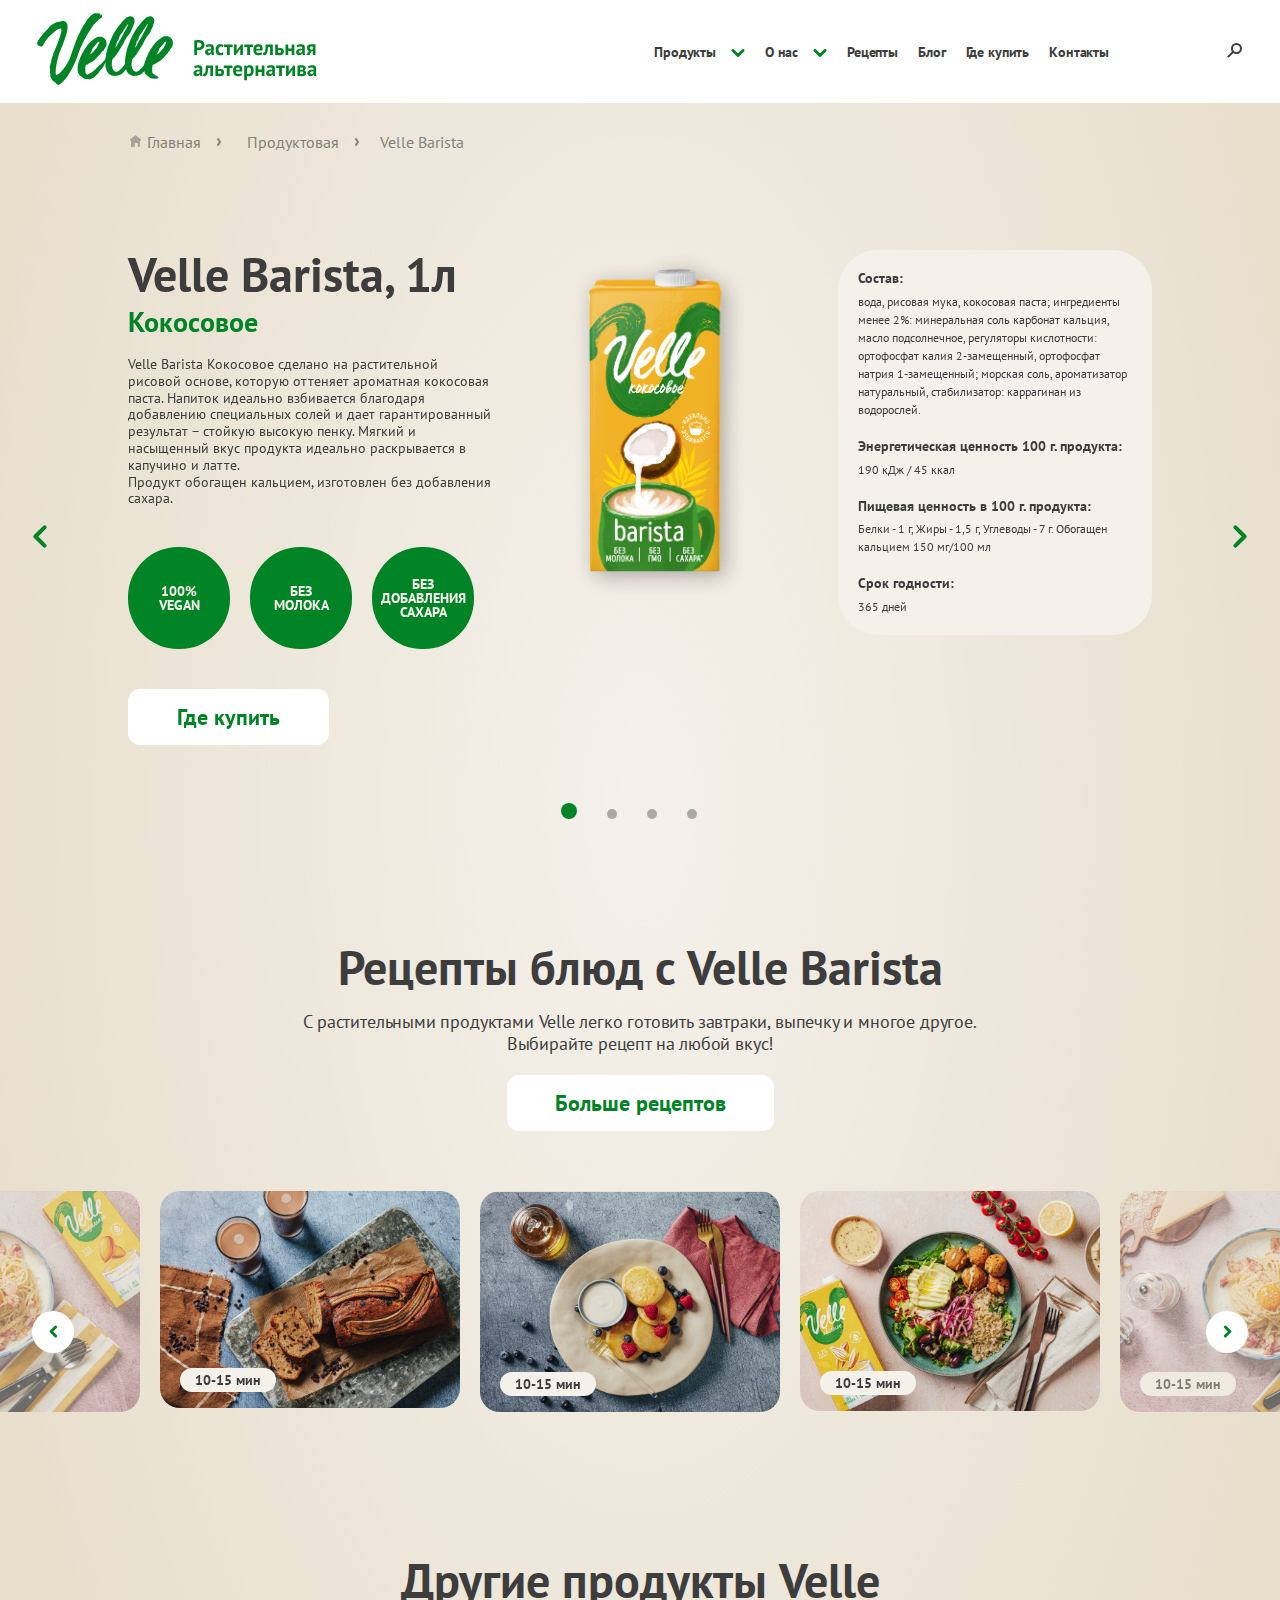
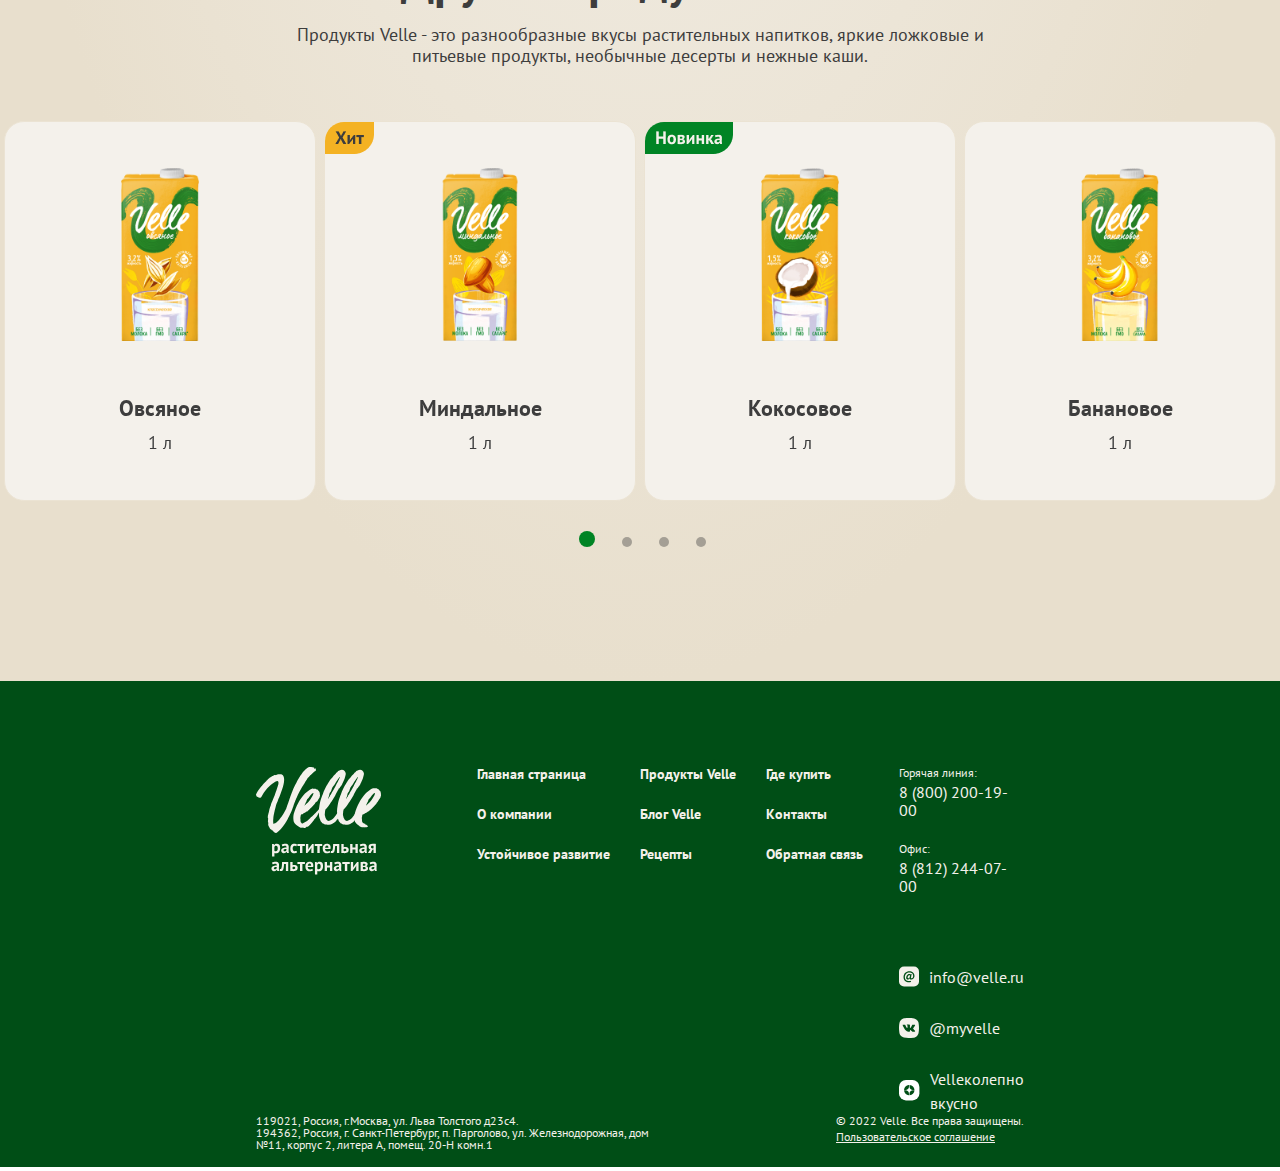
<file: products/barista.html>
<!doctype html>
<html lang="ru">
<head>
    <meta charset="UTF-8">
    <meta name="viewport"
          content="width=device-width, user-scalable=no, initial-scale=1.0, maximum-scale=1.0, minimum-scale=1.0">
    <meta http-equiv="X-UA-Compatible" content="ie=edge">
    <title>Velle - Velleколепно вкусно</title>
    <link rel="stylesheet" href="../style/style.css">
    <link rel="stylesheet" href="../style/stylesheet.css">
    <link rel="shortcut icon" href="../favicon.svg" type="image/x-icon">
    <link rel="stylesheet" href="https://unpkg.com/swiper@8/swiper-bundle.min.css"/>
    <script src="https://cdnjs.cloudflare.com/ajax/libs/jquery/3.4.1/jquery.min.js"></script>
    <script src="https://unpkg.com/swiper@8/swiper-bundle.min.js"></script>
    <!-- Global site tag (gtag.js) - Google Analytics -->
    <script async src="https://www.googletagmanager.com/gtag/js?id=UA-208937930-1"></script>
    <script>
        window.dataLayer = window.dataLayer || [];

        function gtag() {
            dataLayer.push(arguments);
        }

        gtag('js', new Date());

        gtag('config', 'UA-208937930-1');
    </script>
    <!-- Yandex.Metrika counter -->
    <script type="text/javascript">
        (function (m, e, t, r, i, k, a) {
            m[i] = m[i] || function () {
                (m[i].a = m[i].a || []).push(arguments)
            };
            m[i].l = 1 * new Date();
            k = e.createElement(t), a = e.getElementsByTagName(t)[0], k.async = 1, k.src = r, a.parentNode.insertBefore(k, a)
        })
        (window, document, "script", "https://mc.yandex.ru/metrika/tag.js", "ym");

        ym(85695564, "init", {
            clickmap: true,
            trackLinks: true,
            accurateTrackBounce: true,
            webvisor: true
        });
    </script>
    <noscript>
        <div><img src="https://mc.yandex.ru/watch/85695564" style="position:absolute; left:-9999px;" alt=""/></div>
    </noscript>
    <!-- /Yandex.Metrika counter -->
    <script type="text/javascript">!function () {
        var t = document.createElement("script");
        t.type = "text/javascript", t.async = !0, t.src = 'https://vk.com/js/api/openapi.js?169', t.onload = function () {
            VK.Retargeting.Init("VK-RTRG-1370333-46NE2"), VK.Retargeting.Hit()
        }, document.head.appendChild(t)
    }();</script>
    <noscript><img src="https://vk.com/rtrg?p=VK-RTRG-1370333-46NE2" style="position:fixed; left:-999px;" alt=""/>
    </noscript>
</head>
<body>
<header>
    <div class="headerWrapper">
        <a href="../index.html">
            <img src="../images/logo_header.svg" alt="logo" class="logo">
        </a>
        <div class="headerMenu">
            <div class="item itemPassive">
                <a href="../products.html" class="popupMenu mainItem">
                    Продукты
                    <div class="line"></div>
                </a>
                <svg class="popupMenu" width="14" height="8" viewBox="0 0 14 8" fill="none"
                     xmlns="http://www.w3.org/2000/svg">
                    <path d="M12 1.5L7 6.5L2 1.5" stroke="#008425" stroke-width="3" stroke-linecap="round"
                          stroke-linejoin="round"/>
                </svg>

                <div class="headerPopup">
                    <div class="content">
                        <div class="item">
                            <div class="itemPic">
                                <a href="../products/vmestomoloka.html">
                                    <img src="../images/menu/menu1.png" alt="menu">
                                </a>
                            </div>
                            <div class="itemTitle">
                                <a href="../products/vmestomoloka.html">
                                    Velle Вместо молока
                                </a>
                            </div>
                            <a href="../products/vmestomoloka.html?1" class="headerlink">
                                Миндальное
                            </a>
                            <a href="../products/vmestomoloka.html?0" class="headerlink">
                                Овсяное
                            </a>
                            <a href="../products/vmestomoloka.html?2" class="headerlink">
                                Кокосовое
                            </a>
                            <a href="../products/vmestomoloka.html?3" class="headerlink">
                                Банановое
                            </a>
                        </div>
                        <div class="item">
                            <div class="itemPic">
                                <a href="../products/barista.html">
                                    <img src="../images/menu/menu2.png" alt="menu">
                                </a>
                            </div>
                            <div class="itemTitle">
                                <a href="../products/barista.html">Velle Barista</a>
                            </div>
                            <a href="../products/barista.html?1" class="headerlink">
                                Миндальное
                            </a>
                            <a href="../products/barista.html?3" class="headerlink">
                                Овсяное
                            </a>
                            <a href="../products/barista.html?0" class="headerlink">
                                Кокосовое
                            </a>
                            <a href="../products/barista.html?2" class="headerlink">
                                Банановое
                            </a>
                        </div>
                        <div class="item">
                            <div class="itemPic">
                                <a href="../products/pityevoyyogurt.html">
                                    <img src="../images/menu/menu3.png" alt="menu">
                                </a>
                            </div>
                            <div class="itemTitle">
                                <a href="../products/pityevoyyogurt.html">Velle Вместо питьевого йогурта</a>
                            </div>
                            <a href="../products/pityevoyyogurt.html?1" class="headerlink">
                                Облепиха
                            </a>
                            <a href="../products/pityevoyyogurt.html?3" class="headerlink">
                                Вишня
                            </a>
                            <a href="../products/pityevoyyogurt.html?6" class="headerlink">
                                Клубника-Земляника
                            </a>
                            <a href="../products/pityevoyyogurt.html?2" class="headerlink">
                                Малина
                            </a>
                            <a href="../products/pityevoyyogurt.html?0" class="headerlink">
                                Черника
                            </a>
                            <a href="../products/pityevoyyogurt.html?5" class="headerlink">
                                Гречишный
                            </a>
                            <a href="../products/pityevoyyogurt.html?4" class="headerlink">
                                Кокос
                            </a>
                        </div>
                        <div class="item">
                            <div class="itemPic">
                                <a href="../products/lozhkoviyyogurt.html">
                                    <img src="../images/menu/menu4.png" alt="menu">
                                </a>
                            </div>
                            <div class="itemTitle">
                                <a href="../products/lozhkoviyyogurt.html">Velle Вместо ложкового йогурта</a>
                            </div>
                            <a href="../products/lozhkoviyyogurt.html?2" class="headerlink">
                                Клубника-Банан
                            </a>
                            <a href="../products/lozhkoviyyogurt.html?3" class="headerlink">
                                Манго-Маракуйя
                            </a>
                            <a href="../products/lozhkoviyyogurt.html?1" class="headerlink">
                                Малина-Ежевика
                            </a>
                            <a href="../products/lozhkoviyyogurt.html?0" class="headerlink">
                                Печёное Яблоко
                            </a>
                        </div>
                        <div class="item">
                            <div class="itemPic">
                                <a href="../products/kasha.html">
                                    <img src="../images/menu/menu5.png" alt="menu">
                                </a>
                            </div>
                            <div class="itemTitle">
                                <a href="../products/kasha.html">Velle Каша</a>
                            </div>
                            <a href="../products/kasha.html?0" class="headerlink">
                                Курага
                            </a>
                            <a href="../products/kasha.html?1" class="headerlink">
                                Чернослив
                            </a>
                        </div>
                        <div class="item">
                            <div class="itemPic">
                                <a href="../products/dessert.html">
                                    <img src="../images/menu/menu6.png" alt="menu">
                                </a>
                            </div>
                            <div class="itemTitle">
                                <a href="../products/dessert.html">Velle Десерт</a>
                            </div>
                            <a href="../products/dessert.html?0" class="headerlink">
                                Соленая Карамель
                            </a>
                        </div>
                    </div>
                </div>
            </div>
            <div class="item itemLink aboutPassive">
                <a href="#" class="mainItem aboutMenu">
                    О нас
                    <div class="line"></div>
                </a>
                <svg class="aboutMenu" width="14" height="8" viewBox="0 0 14 8" fill="none"
                     xmlns="http://www.w3.org/2000/svg">
                    <path d="M12 1.5L7 6.5L2 1.5" stroke="#008425" stroke-width="3" stroke-linecap="round"
                          stroke-linejoin="round"/>
                </svg>
                <div class="aboutPopup closedAbout">
                    <a href="#" class="itemAbout itemLink">О компании</a>
                    <a href="#" class="itemAbout itemLink">Устойчивое развитие</a>
                </div>
            </div>
            <div class="item itemLink itemEmpty">
                <a href="#" class="mainItem">
                    Рецепты
                    <div class="line"></div>
                </a>
            </div>
            <div class="item itemLink itemEmpty">
                <a href="#" class="mainItem">
                    Блог
                    <div class="line"></div>
                </a>
            </div>
            <div class="item itemEmpty">
                <a href="../where.html" class="mainItem">
                    Где купить
                    <div class="line"></div>
                </a>
            </div>
            <div class="item itemEmpty">
                <a href="../contacts.html" class="mainItem">
                    Контакты
                    <div class="line"></div>
                </a>
            </div>
        </div>
        <button class="search">
            <svg width="15" height="15" viewBox="0 0 15 15" fill="none" xmlns="http://www.w3.org/2000/svg">
                <rect width="8.12965" height="1.90165" rx="0.950827"
                      transform="matrix(0.709482 -0.704723 0.709482 0.704723 0 13.6602)" fill="#3D3D3D"/>
                <circle cx="9.44287" cy="5.5" r="4.5" stroke="#3D3D3D" stroke-width="2"/>
            </svg>
        </button>
        <button class="burger">
            <svg width="18" height="15" viewBox="0 0 18 15" fill="none" xmlns="http://www.w3.org/2000/svg">
                <rect width="18" height="3" rx="1.5" fill="#3D3D3D"/>
                <rect y="6" width="18" height="3" rx="1.5" fill="#3D3D3D"/>
                <rect y="12" width="18" height="3" rx="1.5" fill="#3D3D3D"/>
            </svg>
        </button>
        <button class="closeBurger">
            <svg width="17" height="15" viewBox="0 0 17 15" fill="none" xmlns="http://www.w3.org/2000/svg">
                <rect x="2.06979" y="0.565796" width="18.5" height="3" rx="1.5" transform="rotate(40 2.06979 0.565796)"
                      fill="#3D3D3D"/>
                <rect y="12.213" width="18.5" height="3" rx="1.5" transform="rotate(-40 0 12.213)" fill="#3D3D3D"/>
            </svg>
        </button>
    </div>
    <div class="mWrapper">
        <div class="item mobMenuProducts">
            <a href="#" class="">Продукты</a>
            <svg width="14" height="8" viewBox="0 0 14 8" fill="none" xmlns="http://www.w3.org/2000/svg">
                <path d="M12 1.5L7 6.5L2 1.5" stroke="#008425" stroke-width="3" stroke-linecap="round"
                      stroke-linejoin="round"/>
            </svg>
        </div>
        <div class="subItems">
            <a href="../products.html#vmestomoloka" class="">
                Velle Вместо молока
            </a>
            <a href="../products.html#barista" class="">
                Velle Barista
            </a>
            <a href="../products.html#pityevoyyougurt" class="">
                Velle Вместо питьевого йогурта
            </a>
            <a href="../products.html#lozhkoviyyogurt" class="">
                Velle Вместо ложкового йогурта
            </a>
            <a href="../products.html#kasha" class="">
                Velle Каша
            </a>
            <a href="../products.html#dessert" class="">
                Velle Десерт
            </a>
        </div>
        <div class="item mobAboutProducts">
            <a href="#" class="itemLink">О нас</a>
            <svg width="14" height="8" viewBox="0 0 14 8" fill="none" xmlns="http://www.w3.org/2000/svg">
                <path d="M12 1.5L7 6.5L2 1.5" stroke="#008425" stroke-width="3" stroke-linecap="round"
                      stroke-linejoin="round"/>
            </svg>
        </div>
        <div class="subAbout">
            <a href="#" class="itemLink">
                О компании
            </a>
            <a href="#" class="itemLink">
                Устойчивое развитие
            </a>
        </div>
        <div class="item">
            <a href="#" class="itemLink">Рецепты</a>
        </div>
        <div class="item">
            <a href="#" class="itemLink">Блог</a>
        </div>
        <div class="item">
            <a href="../where.html">Где купить</a>
        </div>
        <div class="item">
            <a href="../contacts.html">Контакты</a>
        </div>
    </div>
</header>
<main class="mainCards">
    <nav>
        <div class="navItem">
            <svg width="14" height="14" viewBox="0 0 14 14" fill="none" xmlns="http://www.w3.org/2000/svg">
                <g opacity="0.6" clip-path="url(#clip0_300_1497)">
                    <path d="M3 5C3 4.44772 3.44772 4 4 4H11C11.5523 4 12 4.44772 12 5V11C12 11.5523 11.5523 12 11 12H10.75C10.1977 12 9.75 11.5523 9.75 11V9C9.75 8.44772 9.30228 8 8.75 8H7.75C7.19772 8 6.75 8.44772 6.75 9V11C6.75 11.5523 6.30228 12 5.75 12H4C3.44772 12 3 11.5523 3 11V5Z"
                          fill="#3D3D3D"/>
                    <path d="M6.8682 0.514968C7.23604 0.215145 7.76396 0.215145 8.1318 0.514967L12.6834 4.22487C13.4125 4.81921 12.9923 6 12.0516 6H2.94844C2.00772 6 1.58746 4.81921 2.31664 4.22487L6.8682 0.514968Z"
                          fill="#3D3D3D"/>
                </g>
                <defs>
                    <clipPath id="clip0_300_1497">
                        <rect width="14" height="14" fill="white"/>
                    </clipPath>
                </defs>
            </svg>
            <a href="../index.html">Главная</a>
            <svg width="4" height="8" viewBox="0 0 4 8" fill="none" xmlns="http://www.w3.org/2000/svg">
                <path d="M1 1L3 4L1 7" stroke="#3D3D3D" stroke-width="2" stroke-linecap="round"
                      stroke-linejoin="round"/>
            </svg>
        </div>
        <div class="navItem">
            <a href="../products.html">Продуктовая</a>
            <svg width="4" height="8" viewBox="0 0 4 8" fill="none" xmlns="http://www.w3.org/2000/svg">
                <path d="M1 1L3 4L1 7" stroke="#3D3D3D" stroke-width="2" stroke-linecap="round"
                      stroke-linejoin="round"/>
            </svg>
        </div>
        <div class="navItem">
            <p>Velle Barista</p>
        </div>
    </nav>
    <div class="cardPage">
        <div class="banner">
            <div class="cardSlider swiper">
                <!-- Additional required wrapper -->
                <div class="swiper-wrapper">
                    <!-- Slides -->
                    <div class="swiper-slide" id="coconut">
                        <div class="slideContent">
                            <div class="description">
                                <div class="title">
                                    Velle Barista, 1л
                                </div>
                                <div class="subtitle">
                                    Кокосовое
                                </div>
                                <div class="text">
                                    Velle Barista Кокосовое сделано на растительной рисовой основе, которую оттеняет
                                    ароматная кокосовая паста. Напиток идеально взбивается благодаря добавлению
                                    специальных солей и дает гарантированный результат – стойкую высокую пенку. Мягкий
                                    и насыщенный вкус продукта идеально раскрывается в капучино
                                    и латте.
                                    <br>
                                    Продукт обогащен кальцием, изготовлен без добавления сахара.
                                </div>
                                <div class="tags">
                                    <div class="tag">
                                        <p>
                                            100% <br> vegan
                                        </p>
                                    </div>
                                    <div class="tag">
                                        <p>
                                            Без <br> молока
                                        </p>
                                    </div>
                                    <div class="tag">
                                        <p>
                                            Без <br> добавления <br> сахара
                                        </p>
                                    </div>
                                </div>
                                <div class="buttons">
                                    <button class="more comp itemLink">
                                        Состав
                                    </button>
                                    <a href="../where.html">
                                        <button class="more">
                                            Где купить
                                        </button>
                                    </a>
                                </div>
                            </div>
                            <div class="pic">
                                <img src="../images/products/barista/barista1.png" alt="product">
                            </div>
                            <div class="compound">
                                <p>Состав:</p>
                                <span>
                                    вода, рисовая мука, кокосовая паста; ингредиенты менее 2%: минеральная соль карбонат кальция, масло подсолнечное,  регуляторы кислотности: ортофосфат калия 2-замещенный, ортофосфат натрия 1-замещенный; морская соль, ароматизатор натуральный, стабилизатор: каррагинан из водорослей.
                                </span>
                                <p>Энергетическая ценность 100 г. продукта: </p>
                                <span>
                                    190 кДж / 45 ккал
                                </span>
                                <p>Пищевая ценность в 100 г. продукта:</p>
                                <span>
                                    Белки - 1 г,  Жиры - 1,5 г,   Углеводы - 7 г.
                                    Обогащен кальцием 150 мг/100 мл
                                </span>
                                <p>Срок годности:</p>
                                <span>
                                    365 дней
                                </span>
                            </div>
                        </div>
                    </div>
                    <div class="swiper-slide" id="mindal">
                        <div class="slideContent">
                            <div class="description">
                                <div class="title">
                                    Velle Barista, 1л
                                </div>
                                <div class="subtitle">
                                    Миндальное
                                </div>
                                <div class="text">
                                    Velle Barista Миндальное на рисовой основе с добавлением ароматной натуральной миндальной пасты из сладкого обжаренного миндаля. Напиток идеально взбивается, благодаря добавлению специальных солей и дает гарантированный результат – стойкую высокую пенку. Мягкий и насыщенный вкус продукта идеально раскрывается в капучино и латте.
                                    <br>
                                    Продукт обогащен кальцием, изготовлен без добавления сахара.
                                </div>
                                <div class="tags">
                                    <div class="tag">
                                        <p>
                                            100% <br> vegan
                                        </p>
                                    </div>
                                    <div class="tag">
                                        <p>
                                            Без <br> молока
                                        </p>
                                    </div>
                                    <div class="tag">
                                        <p>
                                            Без добавления сахара
                                        </p>
                                    </div>
                                </div>
                                <div class="buttons">
                                    <button class="more comp">
                                        Состав
                                    </button>
                                    <a href="../where.html">
                                        <button class="more">
                                            Где купить
                                        </button>
                                    </a>
                                </div>
                            </div>
                            <div class="pic">
                                <img src="../images/products/barista/barista2.png" alt="product">
                            </div>
                            <div class="compound">
                                <p>Состав:</p>
                                <span>
                                    вода, рисовая мука, миндальная паста; ингредиенты менее 2%: масло подсолнечное, минеральная соль карбонат кальция, регуляторы кислотности: ортофосфат калия 2-замещенный, ортофосфат натрия 1-замещенный; стабилизатор: каррагинан из водорослей; морская соль, ароматизаторы натуральные.
                                </span>
                                <p>Энергетическая ценность 100 г. продукта: </p>
                                <span>
                                    170 кДж/  40 ккал
                                </span>
                                <p>Пищевая ценность в 100 г. продукта:</p>
                                <span>
                                    Белки - 1 г,  Жиры - 1,5 г,   Углеводы - 6 г.
                                </span>
                                <p>Срок годности:</p>
                                <span>
                                    365 дней
                                </span>
                            </div>
                        </div>
                    </div>
                    <div class="swiper-slide" id="banana">
                        <div class="slideContent">
                            <div class="description">
                                <div class="title">
                                    Velle Barista, 1л
                                </div>
                                <div class="subtitle">
                                    Банановое
                                </div>
                                <div class="text">
                                    Velle Barista Банановое приготовлен на овсяной основе, которая делает этот напиток идеально сбалансированным и нежным, а дополняет композицию яркая и ароматная банановая нотка. Напиток идеально взбивается благодаря добавлению специальных солей и дает гарантированный результат – стойкую высокую пенку. Мягкий и насыщенный вкус продукта идеально раскрывается в капучино и латте.
                                    <br>
                                    Продукт обогащен кальцием, изготовлен без добавления сахара.
                                </div>
                                <div class="tags">
                                    <div class="tag">
                                        <p>
                                            100% <br> vegan
                                        </p>
                                    </div>
                                    <div class="tag">
                                        <p>
                                            Без <br> молока
                                        </p>
                                    </div>
                                    <div class="tag">
                                        <p>
                                            Без добавления сахара
                                        </p>
                                    </div>
                                </div>
                                <div class="footnote">
                                    <sup>*</sup>содержит сахара природного(естественного) происхождения
                                </div>
                                <div class="buttons">
                                    <button class="more comp">
                                        Состав
                                    </button>
                                    <a href="../where.html">
                                        <button class="more">
                                            Где купить
                                        </button>
                                    </a>
                                </div>
                            </div>
                            <div class="pic">
                                <img src="../images/products/barista/barista3.png" alt="product">
                            </div>
                            <div class="compound">
                                <p>Состав:</p>
                                <span>
                                    вода, овсяная мука, яблочный концентрат, масло подсолнечное; ингредиенты менее 2%: минеральная соль карбонат кальция; регуляторы кислотности: ортофосфат калия 2-замещенный, ортофосфат натрия 1-замещенный; морская соль, ароматизатор натуральный, порошок банана сублимационной сушки, краситель: каротины.
                                </span>
                                <p>Энергетическая ценность 100 г. продукта: </p>
                                <span>
                                    310 кДж/  75 ккал
                                </span>
                                <p>Пищевая ценность в 100 г. продукта:</p>
                                <span>
                                    Белки - 1,5 г,  Жиры - 3,2 г,   Углеводы - 10 г.
                                </span>
                                <p>Срок годности:</p>
                                <span>
                                    365 дней
                                </span>
                            </div>
                        </div>
                    </div>
                    <div class="swiper-slide" id="oatmeal">
                        <div class="slideContent">
                            <div class="description">
                                <div class="title">
                                    Velle Barista, 1л
                                </div>
                                <div class="subtitle">
                                    Овсяное
                                </div>
                                <div class="text">
                                    Velle Barista Овсяное для любителей классического чистого продукта. Напиток сделан на овсяной растительной основе, которая делает его невероятно мягким и легким. Овсяное идеально взбивается и дает гарантированный результат – стойкую высокую пенку. Мягкий и насыщенный вкус продукта идеально раскрывается в капучино и латте.
                                    <br>
                                    Продукт обогащен кальцием, изготовлен без добавления сахара.
                                </div>
                                <div class="tags">
                                    <div class="tag">
                                        <p>
                                            100% <br> vegan
                                        </p>
                                    </div>
                                    <div class="tag">
                                        <p>
                                            Без <br> молока
                                        </p>
                                    </div>
                                    <div class="tag">
                                        <p>
                                            Без добавления сахара
                                        </p>
                                    </div>
                                </div>
                                <div class="buttons">
                                    <button class="more comp">
                                        Состав
                                    </button>
                                    <a href="../where.html">
                                        <button class="more">
                                            Где купить
                                        </button>
                                    </a>
                                </div>
                            </div>
                            <div class="pic">
                                <img src="../images/products/barista/barista4.png" alt="product">
                            </div>
                            <div class="compound">
                                <p>Состав:</p>
                                <span>
                                    вода, рисовая мука, миндальная паста; ингредиенты менее 2%: масло подсолнечное, минеральная соль карбонат кальция, регуляторы кислотности: ортофосфат калия 2-замещенный, ортофосфат натрия 1-замещенный; стабилизатор: каррагинан из водорослей; морская соль, ароматизаторы натуральные.
                                </span>
                                <p>Энергетическая ценность 100 г. продукта: </p>
                                <span>
                                    170 кДж/  40 ккал
                                </span>
                                <p>Пищевая ценность в 100 г. продукта:</p>
                                <span>
                                    Белки - 1 г,  Жиры - 1,5 г,   Углеводы - 6 г.
                                </span>
                                <p>Срок годности:</p>
                                <span>
                                    365 дней
                                </span>
                            </div>
                        </div>
                    </div>
                </div>
                <!-- If we need pagination -->
                <div class="swiper-pagination main-pagination"></div>
                <div class="prev-arrow">
                    <svg width="14" height="23" viewBox="0 0 14 23" fill="none" xmlns="http://www.w3.org/2000/svg">
                        <path d="M11.55 20.6499L2.40002 11.4999L11.55 2.34991" stroke="#008425" stroke-width="4"
                              stroke-linecap="round" stroke-linejoin="round"/>
                    </svg>
                </div>
                <div class="next-arrow">
                    <svg width="14" height="23" viewBox="0 0 14 23" fill="none" xmlns="http://www.w3.org/2000/svg">
                        <path d="M2.44998 2.3501L11.6 11.5001L2.44997 20.6501" stroke="#008425" stroke-width="4"
                              stroke-linecap="round" stroke-linejoin="round"/>
                    </svg>
                </div>
            </div>
        </div>
        <div class="recipes">
            <div class="title">
                Рецепты блюд с Velle Barista
            </div>
            <div class="subtitle">
                С растительными продуктами Velle легко готовить завтраки, выпечку и многое другое. <br>
                Выбирайте рецепт на любой вкус!
            </div>
            <button class="more">
                Больше рецептов
            </button>
            <div class="recipesSlider">
                <div class="swiper-wrapper">
                    <!-- Slides -->
                    <div class="swiper-slide">
                        <div class="recipeCard">
                            <div class="item">
                                <div class="mask">
                                    <div class="maskTitle">
                                        Сырники
                                    </div>
                                    <button class="itemLink">
                                        <svg width="52" height="26" viewBox="0 0 52 26" fill="none"
                                             xmlns="http://www.w3.org/2000/svg">
                                            <g filter="url(#filter0_i_186_4332)">
                                                <g clip-path="url(#clip0_186_4332)">
                                                    <rect width="52" height="26" rx="13" fill="#F4B223"/>
                                                    <path d="M24 8.5L28 13L24 17.5" stroke="#008425" stroke-width="3"
                                                          stroke-linecap="round" stroke-linejoin="round"/>
                                                </g>
                                            </g>
                                            <defs>
                                                <filter id="filter0_i_186_4332" x="0" y="0" width="52" height="26"
                                                        filterUnits="userSpaceOnUse" color-interpolation-filters="sRGB">
                                                    <feFlood flood-opacity="0" result="BackgroundImageFix"/>
                                                    <feBlend mode="normal" in="SourceGraphic" in2="BackgroundImageFix"
                                                             result="shape"/>
                                                    <feColorMatrix in="SourceAlpha" type="matrix"
                                                                   values="0 0 0 0 0 0 0 0 0 0 0 0 0 0 0 0 0 0 127 0"
                                                                   result="hardAlpha"/>
                                                    <feOffset/>
                                                    <feGaussianBlur stdDeviation="5"/>
                                                    <feComposite in2="hardAlpha" operator="arithmetic" k2="-1" k3="1"/>
                                                    <feColorMatrix type="matrix"
                                                                   values="0 0 0 0 0 0 0 0 0 0 0 0 0 0 0 0 0 0 0.25 0"/>
                                                    <feBlend mode="normal" in2="shape"
                                                             result="effect1_innerShadow_186_4332"/>
                                                </filter>
                                                <clipPath id="clip0_186_4332">
                                                    <rect width="52" height="26" rx="13" fill="white"/>
                                                </clipPath>
                                            </defs>
                                        </svg>
                                    </button>
                                </div>
                                <img src="../images/gallery1.png" alt="item">
                                <div class="bottom">
                                    <div class="bottomItem">10-15 мин</div>
                                </div>
                            </div>
                        </div>
                    </div>
                    <div class="swiper-slide">
                        <div class="recipeCard">
                            <div class="item">
                                <div class="mask">
                                    <div class="maskTitle">
                                        Салат с фалафелем
                                    </div>
                                    <button class="itemLink">
                                        <svg width="52" height="26" viewBox="0 0 52 26" fill="none"
                                             xmlns="http://www.w3.org/2000/svg">
                                            <g filter="url(#filter0_i_186_4332)">
                                                <g clip-path="url(#clip0_186_4332)">
                                                    <rect width="52" height="26" rx="13" fill="#F4B223"/>
                                                    <path d="M24 8.5L28 13L24 17.5" stroke="#008425" stroke-width="3"
                                                          stroke-linecap="round" stroke-linejoin="round"/>
                                                </g>
                                            </g>
                                            <defs>
                                                <filter id="filter0_i_186_4332" x="0" y="0" width="52" height="26"
                                                        filterUnits="userSpaceOnUse" color-interpolation-filters="sRGB">
                                                    <feFlood flood-opacity="0" result="BackgroundImageFix"/>
                                                    <feBlend mode="normal" in="SourceGraphic" in2="BackgroundImageFix"
                                                             result="shape"/>
                                                    <feColorMatrix in="SourceAlpha" type="matrix"
                                                                   values="0 0 0 0 0 0 0 0 0 0 0 0 0 0 0 0 0 0 127 0"
                                                                   result="hardAlpha"/>
                                                    <feOffset/>
                                                    <feGaussianBlur stdDeviation="5"/>
                                                    <feComposite in2="hardAlpha" operator="arithmetic" k2="-1" k3="1"/>
                                                    <feColorMatrix type="matrix"
                                                                   values="0 0 0 0 0 0 0 0 0 0 0 0 0 0 0 0 0 0 0.25 0"/>
                                                    <feBlend mode="normal" in2="shape"
                                                             result="effect1_innerShadow_186_4332"/>
                                                </filter>
                                                <clipPath id="clip0_186_4332">
                                                    <rect width="52" height="26" rx="13" fill="white"/>
                                                </clipPath>
                                            </defs>
                                        </svg>
                                    </button>
                                </div>
                                <img src="../images/gallery2.png" alt="item">
                                <div class="bottom">
                                    <div class="bottomItem">10-15 мин</div>
                                </div>
                            </div>
                        </div>
                    </div>
                    <div class="swiper-slide">
                        <div class="recipeCard">
                            <div class="item">
                                <div class="mask">
                                    <div class="maskTitle">
                                        Паста карбонара
                                    </div>
                                    <button class="itemLink">
                                        <svg width="52" height="26" viewBox="0 0 52 26" fill="none"
                                             xmlns="http://www.w3.org/2000/svg">
                                            <g filter="url(#filter0_i_186_4332)">
                                                <g clip-path="url(#clip0_186_4332)">
                                                    <rect width="52" height="26" rx="13" fill="#F4B223"/>
                                                    <path d="M24 8.5L28 13L24 17.5" stroke="#008425" stroke-width="3"
                                                          stroke-linecap="round" stroke-linejoin="round"/>
                                                </g>
                                            </g>
                                            <defs>
                                                <filter id="filter0_i_186_4332" x="0" y="0" width="52" height="26"
                                                        filterUnits="userSpaceOnUse" color-interpolation-filters="sRGB">
                                                    <feFlood flood-opacity="0" result="BackgroundImageFix"/>
                                                    <feBlend mode="normal" in="SourceGraphic" in2="BackgroundImageFix"
                                                             result="shape"/>
                                                    <feColorMatrix in="SourceAlpha" type="matrix"
                                                                   values="0 0 0 0 0 0 0 0 0 0 0 0 0 0 0 0 0 0 127 0"
                                                                   result="hardAlpha"/>
                                                    <feOffset/>
                                                    <feGaussianBlur stdDeviation="5"/>
                                                    <feComposite in2="hardAlpha" operator="arithmetic" k2="-1" k3="1"/>
                                                    <feColorMatrix type="matrix"
                                                                   values="0 0 0 0 0 0 0 0 0 0 0 0 0 0 0 0 0 0 0.25 0"/>
                                                    <feBlend mode="normal" in2="shape"
                                                             result="effect1_innerShadow_186_4332"/>
                                                </filter>
                                                <clipPath id="clip0_186_4332">
                                                    <rect width="52" height="26" rx="13" fill="white"/>
                                                </clipPath>
                                            </defs>
                                        </svg>
                                    </button>
                                </div>
                                <img src="../images/gallery3.png" alt="item">
                                <div class="bottom">
                                    <div class="bottomItem">10-15 мин</div>
                                </div>
                            </div>
                        </div>
                    </div>
                    <div class="swiper-slide">
                        <div class="recipeCard">
                            <div class="item">
                                <div class="mask">
                                    <div class="maskTitle">
                                        Шоколадный кекс
                                    </div>
                                    <button class="itemLink">
                                        <svg width="52" height="26" viewBox="0 0 52 26" fill="none"
                                             xmlns="http://www.w3.org/2000/svg">
                                            <g filter="url(#filter0_i_186_4332)">
                                                <g clip-path="url(#clip0_186_4332)">
                                                    <rect width="52" height="26" rx="13" fill="#F4B223"/>
                                                    <path d="M24 8.5L28 13L24 17.5" stroke="#008425" stroke-width="3"
                                                          stroke-linecap="round" stroke-linejoin="round"/>
                                                </g>
                                            </g>
                                            <defs>
                                                <filter id="filter0_i_186_4332" x="0" y="0" width="52" height="26"
                                                        filterUnits="userSpaceOnUse" color-interpolation-filters="sRGB">
                                                    <feFlood flood-opacity="0" result="BackgroundImageFix"/>
                                                    <feBlend mode="normal" in="SourceGraphic" in2="BackgroundImageFix"
                                                             result="shape"/>
                                                    <feColorMatrix in="SourceAlpha" type="matrix"
                                                                   values="0 0 0 0 0 0 0 0 0 0 0 0 0 0 0 0 0 0 127 0"
                                                                   result="hardAlpha"/>
                                                    <feOffset/>
                                                    <feGaussianBlur stdDeviation="5"/>
                                                    <feComposite in2="hardAlpha" operator="arithmetic" k2="-1" k3="1"/>
                                                    <feColorMatrix type="matrix"
                                                                   values="0 0 0 0 0 0 0 0 0 0 0 0 0 0 0 0 0 0 0.25 0"/>
                                                    <feBlend mode="normal" in2="shape"
                                                             result="effect1_innerShadow_186_4332"/>
                                                </filter>
                                                <clipPath id="clip0_186_4332">
                                                    <rect width="52" height="26" rx="13" fill="white"/>
                                                </clipPath>
                                            </defs>
                                        </svg>
                                    </button>
                                </div>
                                <img src="../images/gallery4.png" alt="item">
                                <div class="bottom">
                                    <div class="bottomItem">10-15 мин</div>
                                </div>
                            </div>
                        </div>
                    </div>
                </div>
                <!-- If we need navigation buttons -->
                <div class="navigation">
                    <div class="prev-recipe recipe-arrow">
                        <svg width="9" height="13" viewBox="0 0 9 13" fill="none" xmlns="http://www.w3.org/2000/svg">
                            <path d="M6.625 11L2.125 6.5L6.625 2" stroke="#008425" stroke-width="3" stroke-linecap="round" stroke-linejoin="round"/>
                        </svg>
                    </div>
                    <div class="next-recipe recipe-arrow">
                        <svg width="9" height="13" viewBox="0 0 9 13" fill="none" xmlns="http://www.w3.org/2000/svg">
                            <path d="M2.375 2L6.875 6.5L2.375 11" stroke="#008425" stroke-width="3" stroke-linecap="round" stroke-linejoin="round"/>
                        </svg>
                    </div>
                </div>
            </div>
        </div>
        <div class="other">
            <div class="title">
                Другие продукты Velle
            </div>
            <div class="subtitle">
                Продукты Velle - это разнообразные вкусы растительных напитков, яркие ложковые и питьевые продукты, необычные десерты и нежные каши.
            </div>
            <div class="otherSlider">
                <!-- Additional required wrapper -->
                <div class="swiper-wrapper">
                    <!-- Slides -->
                    <div class="swiper-slide">
                        <div class="contentItem">
                            <a class="otherLink" href="./barista.html#oatmeal"></a>
                            <img src="../images/products/product1.png" class="productPic" alt="product">
                            <div class="itemTitle">
                                Овсяное
                            </div>
                            <div class="volume">
                                1 л
                            </div>
                        </div>
                    </div>
                    <div class="swiper-slide">
                        <div class="contentItem">
                            <a class="otherLink" href="./barista.html#mindal"></a>
                            <img src="../images/products/hit.png" alt="tag" class="tag">
                            <img src="../images/products/product2.png" class="productPic" alt="product">
                            <div class="itemTitle">
                                Миндальное
                            </div>
                            <div class="volume">
                                1 л
                            </div>
                        </div>
                    </div>
                    <div class="swiper-slide">
                        <div class="contentItem">
                            <a class="otherLink" href="./barista.html#coconut"></a>
                            <img src="../images/products/new.png" alt="tag" class="tag">
                            <img src="../images/products/product3.png" class="productPic" alt="product">
                            <div class="itemTitle">
                                Кокосовое
                            </div>
                            <div class="volume">
                                1 л
                            </div>
                        </div>
                    </div>
                    <div class="swiper-slide">
                        <div class="contentItem">
                            <a class="otherLink" href="./barista.html#banana"></a>
                            <img src="../images/products/product4.png" class="productPic" alt="product">
                            <div class="itemTitle">
                                Банановое
                            </div>
                            <div class="volume">
                                1 л
                            </div>
                        </div>
                    </div>
                </div>
                <div class="swiper-pagination other-pagination"></div>
            </div>
        </div>
    </div>
</main>
<footer>
    <div class="footerContent">
        <div class="topContent">
            <img src="../images/logo_footer.svg" href="index.html" alt="logo" class="logo">
            <div class="menu">
                <a href="../index.html" class="item">
                    Главная страница
                </a>
                <a href="#" class="item itemLink">
                    О компании
                </a>
                <a href="#" class="item itemLink">
                    Устойчивое развитие
                </a>
                <a href="../products.html" class="item">
                    Продукты Velle
                </a>
                <a href="#" class="item itemLink">
                    Блог Velle
                </a>
                <a href="#" class="item itemLink">
                    Рецепты
                </a>
                <a href="../where.html" class="item">
                    Где купить
                </a>
                <a href="../contacts.html" class="item">
                    Контакты
                </a>
                <a href="#" class="item itemLink">
                    Обратная связь
                </a>
            </div>
            <div class="info">
                <div class="phoneItem">
                    <p>
                        Горячая линия:
                    </p>
                    <a href="tel:+78002001900">8 (800) 200-19-00</a>
                </div>
                <div class="phoneItem">
                    <p>
                        Офис:
                    </p>
                    <a href="tel:+78122440700">8 (812) 244-07-00</a>
                </div>
                <div class="social">
                    <img src="../images/mail.svg" alt="social">
                    <a target="_blank" href="mailto:info@velle.ru">info@velle.ru</a>
                </div>
                <div class="social">
                    <img src="../images/vk.svg" alt="social">
                    <a target="_blank" href="https://vk.com/myvelle">@myvelle</a>
                </div>
                <div class="social">
                    <img src="../images/blog.svg" alt="social">
                    <a target="_blank" href="https://zen.yandex.ru/id/61cc1ecd6a88387bc25af8ad">Velleколепно вкусно</a>
                </div>
            </div>
        </div>
        <div class="bottomContent">
            <div class="address">
                <p>119021, Россия, г.Москва, ул. Льва Толстого д23с4.</p>
                <p>194362, Россия, г. Санкт-Петербург, п. Парголово, ул. Железнодорожная, дом №11, корпус 2, литера А,
                    помещ. 20-H комн.1</p>
            </div>
            <div class="copyright">
                <p>© 2022 Velle. Все права защищены.</p>
                <a href="../politics.pdf" download>Пользовательское соглашение</a>
            </div>
        </div>
    </div>
    <div class="mFooterContent">
        <div class="menu">
            <a href="../index.html" class="item">
                Главная страница
            </a>
            <a href="#" class="item itemLink">
                О компании
            </a>
            <a href="#" class="item itemLink">
                Устойчивое развитие
            </a>
            <a href="../products.html" class="item itemLink">
                Продукты Velle
            </a>
            <a href="#" class="item itemLink">
                Блог Velle
            </a>
            <a href="#" class="item itemLink">
                Рецепты
            </a>
            <a href="../where.html" class="item">
                Где купить
            </a>
            <a href="../contacts.html" class="item">
                Контакты
            </a>
            <a href="#" class="item itemLink">
                Обратная связь
            </a>

            <div class="copyright">
                <p>© 2022 Velle. Все права защищены.</p>
                <a href="../politics.pdf" download>Пользовательское соглашение</a>
            </div>
        </div>
        <div class="info">
            <div class="phoneItem">
                <p>
                    Горячая линия:
                </p>
                <a href="tel:+78002001900">8 (800) 200-19-00</a>
            </div>
            <div class="phoneItem">
                <p>
                    Офис:
                </p>
                <a href="tel:+78122440700">8 (812) 244-07-00</a>
            </div>
            <div class="social">
                <img src="../images/mail.svg" alt="social">
                <a href="mailto:info@velle.ru">info@velle.ru</a>
            </div>
            <div class="social">
                <img src="../images/vk.svg" alt="social">
                <a href="https://vk.com/myvelle">@myvelle</a>
            </div>
            <div class="social">
                <img src="../images/blog.svg" alt="social">
                <a href="https://zen.yandex.ru/id/61cc1ecd6a88387bc25af8ad">Velleколепно вкусно</a>
            </div>
            <div class="address">
                <p>119021, Россия, г.Москва, ул. Льва Толстого д23с4.</p>
                <p>194362, Россия, г. Санкт-Петербург, п. Парголово, ул. Железнодорожная, дом №11, корпус 2, литера А,
                    помещ. 20-H комн.1</p>
            </div>
        </div>
        <svg class="mLogo" width="58" height="49" viewBox="0 0 58 49" fill="none" xmlns="http://www.w3.org/2000/svg">
            <path d="M29.5123 18.6648C29.8167 18.6648 29.9182 18.8001 29.7491 19.1046C29.6814 19.2399 29.6138 19.3414 29.5799 19.4767C29.5461 19.612 29.5123 19.7135 29.4446 19.8488C29.377 19.9842 29.3431 20.0856 29.3093 20.1533C29.2755 20.221 29.2078 20.3225 29.174 20.4239C29.1063 20.5254 29.0725 20.5931 29.0048 20.6607C28.9372 20.7284 28.9034 20.7961 28.8357 20.8637C28.768 20.9652 28.7342 21.0329 28.6666 21.1344C28.5989 21.202 28.5651 21.3035 28.4974 21.4388C28.4297 21.5741 28.3283 21.7095 28.2606 21.8448C28.1929 22.0139 28.0915 22.1492 28.0576 22.2507C28.0238 22.2845 27.99 22.3522 27.99 22.386C27.9561 22.4199 27.9223 22.4537 27.9223 22.5214C27.6855 22.792 27.4825 23.0288 27.2796 23.2994C27.0766 23.5362 26.8398 23.8069 26.6368 24.0775C26.5353 24.2128 26.4338 24.3143 26.3662 24.4496C26.2985 24.5849 26.197 24.7203 26.0955 24.8556C25.8587 25.1939 25.6219 25.4983 25.3513 25.769C25.0807 26.0396 24.81 26.3441 24.5056 26.6485C24.3702 26.8177 24.2011 26.953 23.9981 27.0883C23.7951 27.2236 23.5922 27.3251 23.3215 27.3589C23.22 27.3928 23.1186 27.4266 23.0509 27.4943C22.9832 27.5619 22.9156 27.5957 22.8141 27.6634C22.5773 27.8325 22.3067 27.9002 22.0699 27.9002C22.0022 27.8664 21.9007 27.8664 21.833 27.8664C21.7654 27.8664 21.6639 27.8664 21.5962 27.8325C21.4948 27.7987 21.3933 27.7987 21.2918 27.7649C21.1903 27.7311 21.0888 27.7311 20.9197 27.7649C20.6829 27.7987 20.446 27.7649 20.2092 27.6634C19.9724 27.5619 19.7018 27.4266 19.465 27.2913C19.2282 27.1221 18.9914 26.953 18.7884 26.7838C18.5854 26.6147 18.3825 26.4455 18.2133 26.3441C17.875 26.0734 17.6382 25.769 17.4691 25.4307C17.2999 25.0924 17.1984 24.7203 17.1646 24.3481C17.097 23.8407 17.0631 23.2994 17.097 22.8258C17.1308 22.3184 17.1984 21.8109 17.3338 21.3373C17.5706 20.4916 17.8412 19.6459 18.1795 18.834C18.5178 18.0221 18.9237 17.2102 19.3297 16.4321C19.6341 15.8232 19.9724 15.2819 20.3446 14.7406C20.7167 14.1994 21.1226 13.6581 21.5286 13.1168C22.1037 12.4064 22.7126 11.7975 23.423 11.3239C23.5245 11.2562 23.626 11.1886 23.7275 11.0871C23.7951 11.0194 23.8966 10.9179 24.0319 10.8503C24.5394 10.4781 25.0807 10.1737 25.6219 9.9707C25.8249 9.90304 25.9602 9.86921 26.0955 9.90304C26.3323 9.93687 26.603 9.9707 26.8736 9.9707C27.1442 9.9707 27.381 10.0045 27.6178 10.1398C27.7532 10.2075 27.8885 10.2752 28.0576 10.3428C28.2268 10.4105 28.3283 10.512 28.4636 10.6811C28.5312 10.8164 28.5989 10.9179 28.7004 11.0194C28.8019 11.1209 28.9034 11.2224 28.971 11.3577C29.0387 11.493 29.1063 11.5945 29.1402 11.7298C29.174 11.8651 29.2078 11.9666 29.2078 12.1019C29.2417 12.2373 29.2416 12.3726 29.2416 12.5417C29.2416 12.677 29.2416 12.8124 29.3093 12.9815C29.3431 13.1168 29.3093 13.2521 29.2416 13.4213C29.174 13.5566 29.1402 13.6581 29.1402 13.7596C29.1402 13.8611 29.1063 13.9626 29.0387 14.0979C29.0387 14.1317 29.0048 14.1994 28.971 14.2332C28.7342 14.5038 28.5651 14.8083 28.3959 15.0789C28.2268 15.3496 28.0576 15.654 27.8547 15.9585L27.584 15.9246C27.4825 16.06 27.3472 16.1615 27.2457 16.2968C27.1442 16.4321 27.0427 16.5674 27.0089 16.7366C26.9751 16.838 26.9413 16.9057 26.8398 16.9734C26.7721 17.041 26.6706 17.1087 26.6368 17.1763C26.4 17.4131 26.197 17.6499 25.994 17.8867C25.7911 18.1236 25.5543 18.3604 25.3513 18.5972C25.0807 18.8678 24.81 19.1046 24.5394 19.3752C24.3026 19.612 23.9981 19.8827 23.6937 20.1195C23.5583 20.2548 23.3892 20.3563 23.22 20.4239C23.0509 20.4916 22.8818 20.5931 22.7126 20.6946C22.4758 20.8299 22.239 20.9652 22.0022 21.1005C21.7654 21.2697 21.5624 21.405 21.3256 21.5741C21.2579 21.608 21.2579 21.608 21.2579 21.6418C21.2579 21.6418 21.2241 21.6756 21.1903 21.6756C20.7505 21.7095 20.5137 21.8786 20.4799 22.2507C20.446 22.5214 20.4122 22.7582 20.3446 23.0288C20.2769 23.2656 20.2769 23.5362 20.3446 23.8069C20.3784 23.9422 20.3784 24.0775 20.3784 24.2466C20.3784 24.382 20.3784 24.5173 20.3784 24.6864C20.3784 24.8894 20.4122 25.0585 20.5137 25.2277V25.2615C20.5814 25.2954 20.649 25.3968 20.7505 25.5322C20.8182 25.566 20.8182 25.5998 20.8182 25.6336C20.852 25.6336 20.8858 25.6336 20.8858 25.6675V25.7013C21.0888 25.8705 21.2918 25.8705 21.5286 25.7351C21.9345 25.5322 22.3743 25.2954 22.7803 25.0585C23.1862 24.8217 23.5922 24.5511 23.9305 24.2128C24.0658 24.0775 24.2011 23.976 24.3364 23.8407C24.4717 23.7054 24.607 23.5701 24.7424 23.4686C24.9453 23.2656 25.1145 23.0965 25.3175 22.9273C25.4866 22.7582 25.6896 22.5552 25.8926 22.386C26.0955 22.2169 26.2647 22.0477 26.4677 21.8786C26.6368 21.7095 26.8398 21.5403 27.0089 21.3373C27.2457 21.0667 27.5164 20.7961 27.7532 20.5254C27.99 20.2548 28.2606 19.9842 28.4974 19.6797C28.5989 19.5444 28.7004 19.4429 28.8019 19.3076C28.9034 19.1723 29.0048 19.0369 29.0725 18.9355C29.1402 18.7325 29.3093 18.6648 29.5123 18.6648ZM22.6111 16.6689C22.5435 16.838 22.4758 17.0072 22.4081 17.1763C22.3405 17.3455 22.239 17.5146 22.1375 17.6838C22.3743 17.4808 22.5773 17.3116 22.7803 17.1425C22.9832 16.9734 23.1862 16.8042 23.3892 16.6012C23.7951 16.1953 24.1673 15.7893 24.5394 15.3496C24.9115 14.9098 25.1821 14.47 25.4189 13.9964C25.5204 13.7934 25.6557 13.5904 25.7572 13.3875C25.8587 13.1845 25.9602 12.9815 26.0617 12.7785C26.1294 12.6432 26.1632 12.5079 26.2308 12.3387C26.2985 12.2034 26.2985 12.0681 26.2985 11.899H26.1632C26.0279 12.0005 25.8926 12.0681 25.7572 12.1696C25.6219 12.2373 25.5204 12.3387 25.3851 12.4741C25.216 12.6432 25.0807 12.8124 24.9453 12.9815C24.81 13.1507 24.6747 13.3198 24.5394 13.4889C24.4041 13.6919 24.2688 13.8611 24.1334 14.0302C23.9981 14.1994 23.829 14.3685 23.6598 14.5715C23.423 14.7745 23.2877 15.0451 23.1862 15.3496C23.1524 15.4849 23.1186 15.5864 23.1186 15.654C23.0847 15.7217 23.0509 15.8232 22.9832 15.9246C22.9156 16.06 22.8479 16.1615 22.7803 16.2968C22.7464 16.4321 22.6788 16.5336 22.6111 16.6689Z"
                  fill="#F4F1EB"/>
            <path d="M31.8467 26.3782C31.7114 26.3443 31.5761 26.3105 31.4408 26.2428C31.3054 26.1752 31.2039 26.1075 31.0686 26.0399C30.8995 25.9046 30.7642 25.8369 30.6627 25.8369C30.595 25.8031 30.4935 25.7354 30.4259 25.7016C30.3582 25.6678 30.2906 25.6001 30.2229 25.5324C30.0876 25.3971 29.9861 25.2618 29.9184 25.1941C29.8508 25.1265 29.7831 25.025 29.7155 24.9235C29.6478 24.822 29.614 24.7205 29.5463 24.5852C29.4787 24.4499 29.411 24.2808 29.3433 24.0439C29.208 23.7057 29.0727 23.3674 28.9712 22.9952C28.8697 22.6231 28.8021 22.251 28.8021 21.845C28.8359 21.6082 28.8359 21.3714 28.8359 21.1346C28.8359 20.8978 28.8021 20.661 28.7682 20.4242C28.7682 20.1536 28.7682 19.9168 28.8021 19.6461C28.8021 19.3755 28.8359 19.1387 28.8697 18.8681C28.9374 18.4959 28.9712 18.1238 29.0389 17.7517C29.1065 17.3796 29.1742 17.0075 29.2419 16.6353C29.3095 16.2632 29.411 15.9249 29.4787 15.5866C29.5463 15.2483 29.6478 14.8762 29.7831 14.5379C29.8508 14.4026 29.8846 14.2673 29.9523 14.0981C30.0199 13.9628 30.0538 13.7937 30.1214 13.6245C30.1891 13.4216 30.2567 13.2524 30.3244 13.0833C30.392 12.9141 30.4935 12.745 30.5274 12.542C30.8318 11.6963 31.1701 10.8844 31.5422 10.1063C31.779 9.66651 31.982 9.1929 32.2188 8.75312C32.4556 8.31334 32.7263 7.87356 32.9969 7.43378C33.2337 7.06166 33.4705 6.72337 33.7073 6.35124C33.9441 5.97912 34.2148 5.64083 34.5192 5.30254C34.8913 4.86276 35.2296 4.45681 35.5341 4.01703C35.6694 3.81405 35.8386 3.6449 36.0077 3.50959C36.1768 3.34044 36.346 3.20512 36.4813 3.03598C36.6166 2.86683 36.7519 2.69768 36.9211 2.56237C37.0902 2.42705 37.2256 2.29173 37.3609 2.12259C37.4962 1.85195 37.6992 1.71664 37.9021 1.71664C37.9698 1.71664 38.0036 1.71664 38.0375 1.68281C38.0713 1.64898 38.1051 1.64898 38.1728 1.61515C38.5449 1.41217 38.917 1.27686 39.323 1.27686C39.7627 1.27686 40.101 1.41217 40.3378 1.64898C40.4055 1.71664 40.4393 1.78429 40.507 1.81812C40.5746 1.85195 40.6085 1.91961 40.6761 1.98727C40.8453 2.2579 40.9806 2.52854 41.0483 2.79917C41.1159 3.06981 41.1159 3.37427 41.0144 3.71256C40.9468 3.9832 40.8453 4.28766 40.7776 4.59212C40.71 4.89659 40.6085 5.16722 40.507 5.43785C40.4055 5.70849 40.304 5.94529 40.2025 6.14827C40.101 6.35124 39.9996 6.58805 39.8981 6.82485C39.8304 6.96017 39.7966 7.06166 39.7289 7.16315C39.6613 7.26463 39.6274 7.39995 39.5598 7.50144C39.4583 7.77207 39.323 8.07654 39.1538 8.31334C38.9847 8.58397 38.8155 8.85461 38.6126 9.09141C38.5449 9.1929 38.5111 9.26056 38.4434 9.36205C38.3757 9.42971 38.3419 9.53119 38.2743 9.66651C38.2066 9.80183 38.1389 9.86949 38.0375 9.86949C37.936 9.86949 37.8345 9.93715 37.8007 10.0725C37.7668 10.2754 37.6992 10.4446 37.5977 10.5799C37.4962 10.749 37.3609 10.8844 37.2594 11.0535C37.0226 11.4256 36.8534 11.7978 36.6843 12.1699C36.5828 12.4067 36.4813 12.6435 36.3798 12.8465C36.2783 13.0494 36.1768 13.2524 36.0077 13.4554C35.8724 13.6584 35.7371 13.8275 35.6356 14.0305C35.5341 14.2335 35.3988 14.4026 35.2973 14.6056C35.1281 14.8762 34.959 15.1469 34.7898 15.4175C34.6207 15.6881 34.4516 15.9926 34.2486 16.2632C34.1809 16.3647 34.1471 16.4662 34.0794 16.5338C34.0118 16.6353 33.9779 16.703 33.9103 16.7707C33.6735 17.1089 33.4705 17.4472 33.2675 17.7517C33.0646 18.0562 32.8278 18.3606 32.5233 18.6651C32.4895 18.6989 32.4556 18.7666 32.3541 18.8342C32.185 18.9696 32.0497 19.071 31.9482 19.2402C31.8467 19.3755 31.779 19.5447 31.7114 19.7476C31.6437 20.0183 31.5761 20.3227 31.5761 20.5934C31.5761 20.864 31.5422 21.1685 31.5084 21.4391C31.5084 21.5744 31.5084 21.6759 31.4746 21.7774C31.4746 21.8789 31.4746 21.9804 31.5084 22.1157C31.6437 22.8938 31.9144 23.6042 32.3203 24.1793C32.4218 24.3822 32.6248 24.5176 32.8954 24.5852H33.0307C33.2675 24.6867 33.4367 24.7205 33.6058 24.6529C33.775 24.619 33.9441 24.5176 34.1133 24.4161C34.3162 24.3484 34.5192 24.2469 34.756 24.0778C34.9928 23.8748 35.2296 23.6718 35.4664 23.435C35.7032 23.232 35.8724 22.9952 36.0415 22.7584C36.2107 22.5216 36.3798 22.2848 36.5828 22.048C36.7181 21.8789 36.8534 21.7097 36.9549 21.5068C37.0564 21.3038 37.1917 21.1346 37.2932 20.9317C37.3609 20.8302 37.3947 20.7625 37.4624 20.661C37.53 20.5934 37.5977 20.5257 37.6653 20.458C37.8345 20.2551 37.9698 20.0183 38.0375 19.8153C38.1051 19.6461 38.2066 19.477 38.2743 19.3417C38.3419 19.1725 38.4772 19.0372 38.6126 18.9357L38.6802 18.8004C38.7817 18.5974 38.917 18.4283 39.0862 18.2591C39.2553 18.09 39.3906 17.9208 39.5259 17.7179C39.8981 17.3458 40.2702 17.0413 40.6761 16.8045C40.8453 16.6692 40.9468 16.6353 41.0144 16.703C41.0821 16.7368 41.0821 16.8721 41.0821 17.1089C41.0144 17.3119 40.9129 17.4811 40.8115 17.6164C40.71 17.7855 40.6085 17.9547 40.507 18.1238C40.3378 18.4621 40.1687 18.8004 39.9657 19.1049C39.7627 19.4432 39.5936 19.7476 39.4583 20.0859C39.3568 20.3566 39.2215 20.6272 39.12 20.8978C39.0185 21.1346 38.8832 21.4053 38.714 21.6759V21.7097C38.6464 21.9804 38.5449 22.2172 38.4096 22.454C38.2743 22.6908 38.1051 22.8938 37.936 23.1306C37.8345 23.2659 37.733 23.3674 37.6315 23.5027C37.53 23.638 37.4285 23.7733 37.327 23.8748C37.2594 23.9425 37.2256 24.0101 37.1579 24.0439C37.0902 24.0778 37.0564 24.1454 36.9887 24.1793C36.8873 24.4161 36.7519 24.619 36.5828 24.7882C36.4137 24.9573 36.2107 25.1265 36.0077 25.2956C35.8386 25.4309 35.6694 25.5324 35.5341 25.6339C35.3649 25.7354 35.1958 25.8707 34.9928 25.9722C34.4854 26.2428 33.9441 26.3782 33.4029 26.412C33.166 26.4458 32.9631 26.4797 32.7263 26.4458C32.3541 26.4458 32.1173 26.412 31.8467 26.3782ZM38.2066 4.65978C37.9021 5.06573 37.5977 5.47168 37.3609 5.84381C37.0902 6.24976 36.8196 6.62188 36.5828 7.02783C36.4137 7.29846 36.2445 7.5691 36.1092 7.83973C35.94 8.11037 35.7709 8.381 35.5341 8.6178C35.1281 9.05758 34.8575 9.53119 34.6884 10.0725C34.6207 10.3093 34.553 10.5461 34.4854 10.749C34.4177 10.952 34.2824 11.1888 34.1133 11.3918C33.9779 11.5271 33.8765 11.6286 33.8765 11.7301C33.8088 11.8992 33.7073 12.0684 33.6397 12.2037C33.572 12.339 33.5382 12.5082 33.5382 12.7111C33.4705 12.9479 33.4367 13.1509 33.369 13.3539C33.3014 13.4892 33.2675 13.6245 33.1999 13.7937C33.1322 13.929 33.0984 14.0643 33.0307 14.2335C33.0307 14.2673 33.0307 14.3349 32.9969 14.3688C32.9631 14.4026 32.9969 14.4703 33.0307 14.5041C33.166 14.4364 33.2675 14.3011 33.369 14.0643C33.4028 14.0305 33.4029 13.9967 33.4029 13.9628C33.4029 13.929 33.4028 13.929 33.4367 13.8952C33.5382 13.8275 33.6397 13.726 33.6735 13.6584C33.7073 13.5569 33.775 13.4554 33.8088 13.3201C33.8088 13.2186 33.8765 13.1171 33.9779 12.9479C34.2486 12.6097 34.4854 12.2375 34.6545 11.7639L34.7898 11.5609C35.0943 11.1212 35.3649 10.6476 35.6356 10.1401C35.8724 9.66651 36.143 9.15907 36.4475 8.65163C36.5828 8.41483 36.7181 8.17802 36.8196 7.94122C36.9211 7.70441 37.0564 7.46761 37.1917 7.19698C37.2594 7.12932 37.2932 7.06166 37.327 7.02783C37.3609 6.994 37.3947 6.92634 37.3947 6.89251C37.4624 6.82485 37.4962 6.75719 37.53 6.68954C37.5638 6.62188 37.5977 6.52039 37.6315 6.45273C37.6653 6.31741 37.6992 6.21593 37.7668 6.11444C37.8345 6.01295 37.8683 5.91146 37.936 5.80998C38.0036 5.607 38.1051 5.40403 38.2066 5.20105C38.3081 4.99807 38.3757 4.7951 38.4434 4.59212C38.3419 4.55829 38.2743 4.59212 38.2066 4.65978Z"
                  fill="#F4F1EB"/>
            <path d="M40.1683 26.3782C40.033 26.3443 39.8976 26.3105 39.7623 26.2428C39.627 26.1752 39.5255 26.1075 39.3902 26.0399C39.2211 25.9046 39.0857 25.8369 38.9843 25.8369C38.9166 25.8031 38.8151 25.7354 38.7474 25.7016C38.6798 25.6678 38.6121 25.6001 38.5445 25.5324C38.4092 25.3971 38.3077 25.2618 38.24 25.1941C38.1723 25.1265 38.1047 25.025 38.037 24.9235C37.9694 24.822 37.9355 24.7205 37.8679 24.5852C37.8002 24.4499 37.7326 24.2808 37.6649 24.0439C37.5296 23.7057 37.3943 23.3674 37.2928 22.9952C37.1913 22.6231 37.1236 22.251 37.1236 21.845C37.1575 21.6082 37.1575 21.3714 37.1575 21.1346C37.1575 20.8978 37.1236 20.661 37.0898 20.4242C37.0898 20.1536 37.0898 19.9168 37.1236 19.6461C37.1236 19.3755 37.1575 19.1387 37.1913 18.8681C37.259 18.4959 37.2928 18.1238 37.3604 17.7517C37.4281 17.3796 37.4958 17.0075 37.5634 16.6353C37.6311 16.2632 37.7326 15.9249 37.8002 15.5866C37.8679 15.2483 37.9694 14.8762 38.1047 14.5379C38.1723 14.4026 38.2062 14.2673 38.2738 14.0981C38.3415 13.9628 38.3753 13.7937 38.443 13.6245C38.5106 13.4216 38.5783 13.2524 38.646 13.0833C38.7136 12.9141 38.8151 12.745 38.8489 12.542C39.1534 11.6963 39.4917 10.8844 39.8638 10.1063C40.1006 9.66651 40.3036 9.1929 40.5404 8.75312C40.7772 8.31334 41.0478 7.87356 41.3185 7.43378C41.5553 7.06166 41.7921 6.72337 42.0289 6.35124C42.2657 5.97912 42.5363 5.64083 42.8408 5.30254C43.2129 4.86276 43.5512 4.45681 43.8557 4.01703C43.991 3.81405 44.1601 3.6449 44.3293 3.50959C44.4984 3.34044 44.6676 3.20512 44.8029 3.03598C44.9382 2.86683 45.0735 2.69768 45.2427 2.56237C45.4118 2.42705 45.5471 2.29173 45.6824 2.12259C45.8178 1.85195 46.0207 1.71664 46.2237 1.71664C46.2914 1.71664 46.3252 1.71664 46.359 1.68281C46.3929 1.64898 46.4267 1.64898 46.4943 1.61515C46.8665 1.41217 47.2386 1.27686 47.6445 1.27686C48.0843 1.27686 48.4226 1.41217 48.6594 1.64898C48.7271 1.71664 48.7609 1.78429 48.8286 1.81812C48.8962 1.85195 48.93 1.91961 48.9977 1.98727C49.1669 2.2579 49.3022 2.52854 49.3698 2.79917C49.4375 3.06981 49.4375 3.37427 49.336 3.71256C49.2683 3.9832 49.1669 4.28766 49.0992 4.59212C49.0315 4.89659 48.93 5.16722 48.8286 5.43785C48.7271 5.70849 48.6256 5.94529 48.5241 6.14827C48.4226 6.35124 48.3211 6.58805 48.2196 6.82485C48.152 6.96017 48.1182 7.06166 48.0505 7.16315C47.9828 7.26463 47.949 7.39995 47.8813 7.50144C47.7799 7.77207 47.6445 8.07654 47.4754 8.31334C47.3062 8.58397 47.1371 8.85461 46.9341 9.09141C46.8665 9.1929 46.8326 9.26056 46.765 9.36205C46.6973 9.42971 46.6635 9.53119 46.5958 9.66651C46.5282 9.80183 46.4605 9.86949 46.359 9.86949C46.2575 9.86949 46.1561 9.93715 46.1222 10.0725C46.0884 10.2754 46.0207 10.4446 45.9192 10.5799C45.8178 10.749 45.6824 10.8844 45.581 11.0535C45.3442 11.4256 45.175 11.7978 45.0059 12.1699C44.9044 12.4067 44.8029 12.6435 44.7014 12.8465C44.5999 13.0494 44.4984 13.2524 44.3293 13.4554C44.194 13.6584 44.0586 13.8275 43.9572 14.0305C43.8557 14.2335 43.7203 14.4026 43.6189 14.6056C43.4497 14.8762 43.2806 15.1469 43.1114 15.4175C42.9423 15.6881 42.7731 15.9926 42.5702 16.2632C42.5025 16.3647 42.4687 16.4662 42.401 16.5338C42.3333 16.6353 42.2995 16.703 42.2319 16.7707C41.9951 17.1089 41.7921 17.4472 41.5891 17.7517C41.3861 18.09 41.1493 18.3606 40.8449 18.6651C40.811 18.6989 40.7772 18.7666 40.6757 18.8342C40.5066 18.9696 40.3713 19.071 40.2698 19.2402C40.1683 19.3755 40.1006 19.5447 40.033 19.7476C39.9653 20.0183 39.8976 20.3227 39.8976 20.5934C39.8976 20.864 39.8638 21.1685 39.83 21.4391C39.83 21.5744 39.83 21.6759 39.7962 21.7774C39.7962 21.8789 39.7962 21.9804 39.83 22.1157C39.9653 22.8938 40.2359 23.6042 40.6419 24.1793C40.7434 24.3822 40.9463 24.5176 41.217 24.5852H41.3523C41.5891 24.6867 41.7583 24.7205 41.9274 24.6529C42.0965 24.619 42.2657 24.5176 42.4348 24.4161C42.6378 24.3484 42.8408 24.2469 43.0776 24.0778C43.3144 23.8748 43.5512 23.6718 43.788 23.435C44.0248 23.232 44.194 22.9952 44.3631 22.7584C44.5322 22.5216 44.7014 22.2848 44.9044 22.048C45.0397 21.8789 45.175 21.7097 45.2765 21.5068C45.378 21.3038 45.5133 21.1346 45.6148 20.9317C45.6824 20.8302 45.7163 20.7625 45.7839 20.661C45.8516 20.5934 45.9192 20.5257 45.9869 20.458C46.1561 20.2551 46.2914 20.0183 46.359 19.8153C46.4267 19.6461 46.5282 19.477 46.5958 19.3417C46.6635 19.1725 46.7988 19.0372 46.9341 18.9357L47.0018 18.8004C47.1033 18.5974 47.2386 18.4283 47.4077 18.2591C47.5769 18.09 47.7122 17.9208 47.8475 17.7179C48.2196 17.3458 48.5918 17.0413 48.9977 16.8045C49.1669 16.6692 49.2683 16.6353 49.336 16.703C49.4037 16.7368 49.4037 16.8721 49.4037 17.1089C49.336 17.3119 49.2345 17.4811 49.133 17.6164C49.0315 17.7855 48.93 17.9547 48.8286 18.1238C48.6594 18.4621 48.4903 18.8004 48.2873 19.1049C48.0843 19.4432 47.9152 19.7476 47.7799 20.0859C47.6784 20.3566 47.5431 20.6272 47.4416 20.8978C47.3401 21.1346 47.2048 21.4053 47.0356 21.6759V21.7097C46.968 21.9804 46.8665 22.2172 46.7311 22.454C46.5958 22.6908 46.4267 22.8938 46.2575 23.1306C46.1561 23.2659 46.0546 23.3674 45.9531 23.5027C45.8516 23.638 45.7501 23.7733 45.6486 23.8748C45.581 23.9425 45.5471 24.0101 45.4795 24.0439C45.4118 24.0778 45.378 24.1454 45.3103 24.1793C45.2088 24.4161 45.0735 24.619 44.9044 24.7882C44.7352 24.9573 44.5323 25.1265 44.3293 25.2956C44.1601 25.4309 43.991 25.5324 43.8557 25.6339C43.6865 25.7354 43.5174 25.8707 43.3144 25.9722C42.807 26.2428 42.2657 26.3782 41.7244 26.412C41.4876 26.4458 41.2846 26.4797 41.0478 26.4458C40.6757 26.4458 40.4051 26.412 40.1683 26.3782ZM46.4943 4.65978C46.1899 5.06573 45.8854 5.47168 45.6486 5.84381C45.378 6.24976 45.1073 6.62188 44.8705 7.02783C44.7014 7.29846 44.5322 7.5691 44.3969 7.83973C44.2278 8.11037 44.0586 8.381 43.8218 8.6178C43.4159 9.05758 43.1452 9.53119 42.9761 10.0725C42.9084 10.3093 42.8408 10.5461 42.7731 10.749C42.7055 10.952 42.5702 11.1888 42.401 11.3918C42.2657 11.5271 42.1642 11.6286 42.1642 11.7301C42.0965 11.8992 41.9951 12.0684 41.9274 12.2037C41.8597 12.339 41.8259 12.5082 41.8259 12.7111C41.7582 12.9479 41.7244 13.1509 41.6568 13.3539C41.5891 13.4892 41.5553 13.6245 41.4876 13.7937C41.42 13.929 41.3861 14.0643 41.3185 14.2335C41.3185 14.2673 41.3185 14.3349 41.2846 14.3688C41.2508 14.4026 41.2846 14.4703 41.3185 14.5041C41.4538 14.4364 41.5553 14.3011 41.6568 14.0643C41.6906 14.0305 41.6906 13.9967 41.6906 13.9628C41.6906 13.929 41.6906 13.929 41.7244 13.8952C41.8259 13.8275 41.9274 13.726 41.9612 13.6584C41.9951 13.5569 42.0627 13.4554 42.0965 13.3201C42.0965 13.2186 42.1642 13.1171 42.2657 12.9479C42.5363 12.6097 42.7731 12.2375 42.9423 11.7639L43.0776 11.5609C43.3821 11.1212 43.6527 10.6476 43.9233 10.1401C44.1601 9.66651 44.4308 9.15907 44.7352 8.65163C44.8705 8.41483 45.0059 8.17802 45.1073 7.94122C45.2088 7.70441 45.3442 7.46761 45.4795 7.19698C45.5471 7.12932 45.581 7.06166 45.6148 7.02783C45.6486 6.994 45.6824 6.92634 45.6824 6.89251C45.7501 6.82485 45.7839 6.75719 45.8178 6.68954C45.8516 6.62188 45.8854 6.52039 45.9192 6.45273C45.9531 6.31741 45.9869 6.21593 46.0546 6.11444C46.1222 6.01295 46.1561 5.91146 46.2237 5.80998C46.2914 5.607 46.3929 5.40403 46.4943 5.20105C46.5958 4.99807 46.6635 4.7951 46.7311 4.59212C46.6635 4.55829 46.5958 4.59212 46.4943 4.65978Z"
                  fill="#F4F1EB"/>
            <path d="M50.8931 26.8172C50.6225 26.648 50.8931 26.4789 50.0812 26.3774C50.0136 26.3774 49.9797 26.3097 50.0136 26.2082C50.115 25.9376 49.6753 26.0729 49.0325 25.667V25.6331C48.9987 25.5993 48.9649 25.5993 48.9649 25.5993C48.9649 25.5655 48.931 25.5316 48.8972 25.4978C48.7957 25.3625 48.6942 25.261 48.6604 25.2272V25.1933C48.5927 25.0242 48.5251 24.8551 48.5251 24.6521V24.2123C48.5251 24.077 48.5251 23.9417 48.4912 23.7725C48.4236 23.5019 48.4236 23.2651 48.4912 22.9944C48.5589 22.7576 48.5927 22.487 48.6266 22.2164C48.6604 21.8443 48.8972 21.6751 49.337 21.6413C49.4046 21.6413 49.4046 21.6413 49.4046 21.6074C49.4046 21.6074 49.4385 21.5736 49.4723 21.5398C49.7091 21.3706 49.9121 21.2015 50.1489 21.0662C50.3857 20.897 50.6225 20.7617 50.8593 20.6602C51.0284 20.5587 51.1976 20.4911 51.3667 20.3896C51.5359 20.3219 51.705 20.2204 51.8403 20.0851C52.1448 19.8483 52.4154 19.6115 52.6861 19.3409C52.9229 19.1041 53.1935 18.8334 53.498 18.5628C53.7348 18.326 53.9378 18.0892 54.1407 17.8524C54.3437 17.6156 54.5805 17.3788 54.7835 17.142C54.8511 17.0743 54.9188 17.0067 54.9865 16.939C55.0541 16.8714 55.1218 16.7699 55.1556 16.7022C55.2233 16.5331 55.2909 16.3977 55.3924 16.2624C55.4939 16.1271 55.6292 16.0256 55.7307 15.8903L55.7984 15.755C56.0013 15.4505 56.1705 15.1461 56.3396 14.8754C56.5088 14.6048 56.7118 14.3003 56.9147 14.0297C56.9824 13.9959 56.9824 13.9282 56.9824 13.8944C57.05 13.7591 57.0839 13.6576 57.0839 13.5561C57.0839 13.4546 57.1177 13.3531 57.1854 13.2178C57.253 13.0486 57.2869 12.9133 57.253 12.778C57.1854 12.6427 57.1854 12.5074 57.1854 12.3382C57.1854 12.2029 57.1854 12.0676 57.1515 11.8985C57.1177 11.7631 57.0839 11.6616 57.0839 11.5263C57.05 11.391 57.0162 11.2895 56.9147 11.1542C56.8471 11.0189 56.7456 10.9174 56.6441 10.8159C56.5426 10.7144 56.4749 10.6129 56.4073 10.4776C56.3058 10.3423 56.1705 10.2408 56.0013 10.1393C55.8322 10.0717 55.6969 10.004 55.5616 9.93636C55.3248 9.80104 55.088 9.76721 54.8173 9.76721C54.5467 9.76721 54.276 9.76721 54.0392 9.69955C53.9378 9.66572 53.7686 9.69955 53.5656 9.76721C52.9905 9.97018 52.4831 10.2746 51.9757 10.6468C51.8742 10.7144 51.7727 10.7821 51.6712 10.8836C51.6035 10.9512 51.502 11.0527 51.3667 11.1204C50.6563 11.594 50.0474 12.2029 49.4723 12.9133C49.0663 13.4546 48.6604 13.9959 48.2883 14.5371C47.9161 15.0784 47.5779 15.6535 47.2734 16.2286C46.8674 17.0067 46.4615 17.8186 46.1232 18.6305C45.7849 19.4424 45.4804 20.2881 45.2775 21.1338C45.1421 21.6413 45.0407 22.1487 45.0407 22.6223C45.0068 23.1298 45.0407 23.6372 45.1083 24.1446C45.176 24.5168 45.2775 24.8889 45.4128 25.2272C45.5819 25.5655 45.8187 25.8699 46.157 26.1406C46.3262 26.2759 46.5291 26.4112 46.7321 26.5803C46.9351 26.7495 47.1719 26.9186 47.4087 27.0878C47.6455 27.2569 47.9161 27.3584 48.153 27.4599C48.3898 27.5614 48.6266 27.5952 48.8634 27.5614C48.9987 27.5276 49.134 27.5276 49.2355 27.5614C49.337 27.5952 49.4385 27.5952 49.54 27.6291C49.6076 27.6629 49.7091 27.6629 49.7768 27.6629C49.8444 27.6629 49.9459 27.5614 50.0474 27.5952C50.2504 27.5952 50.4195 27.6629 50.5887 27.5614C51.6374 27.2569 51.2314 26.9863 50.8931 26.8172ZM50.5548 17.1758C50.6225 17.0067 50.6901 16.8375 50.7578 16.6684C50.8255 16.5331 50.8931 16.4316 50.9608 16.2963C51.0284 16.1609 51.1299 16.0595 51.1638 15.9241C51.2314 15.8226 51.2652 15.755 51.2991 15.6535C51.3329 15.5858 51.3667 15.4844 51.3667 15.349C51.4344 15.0446 51.6035 14.7739 51.8403 14.571C52.0095 14.368 52.1786 14.1988 52.3139 14.0297C52.4493 13.8605 52.5846 13.6914 52.7199 13.4884C52.8552 13.3193 52.9905 13.1501 53.1259 12.981C53.2612 12.8118 53.3965 12.6427 53.5656 12.4735C53.6671 12.3382 53.8024 12.2367 53.9378 12.1691C54.0731 12.1014 54.2084 11.9999 54.3437 11.8985H54.479C54.479 12.0338 54.4452 12.1691 54.4114 12.3382C54.3437 12.4736 54.3099 12.6089 54.2422 12.778C54.1746 12.981 54.0731 13.184 53.9378 13.3869C53.8363 13.5899 53.7009 13.7929 53.5995 13.9959C53.3627 14.4695 53.092 14.9093 52.7199 15.349C52.3478 15.7888 51.9757 16.1948 51.5697 16.6007C51.3667 16.8037 51.1638 16.9728 50.9608 17.142C50.7578 17.3111 50.521 17.4803 50.318 17.6833C50.3857 17.5141 50.4872 17.345 50.5548 17.1758Z"
                  fill="#F4F1EB"/>
            <path d="M27.3806 0.769616C27.3467 0.735786 27.3467 0.735786 27.3806 0.769616C27.3467 0.769616 27.3467 0.769616 27.3129 0.735786C27.2452 0.634299 26.501 1.07408 26.5686 1.04025C26.6025 1.00642 26.6025 0.972591 26.6025 0.938762C26.6025 0.904933 26.6025 0.837274 26.6363 0.803445C26.704 0.701957 26.7378 0.634299 26.7716 0.498982C26.6701 0.532811 26.6363 0.465152 26.6025 0.363665C26.5686 0.228347 26.4672 0.194518 26.3318 0.194518C26.095 0.160689 25.8244 0.160689 25.5876 0.160689C25.5199 0.0930305 25.4185 0.0253719 25.317 0.0253719C25.0463 -0.00845731 24.7757 -0.00845731 24.4712 0.0253719C24.3359 0.0253719 24.2006 0.0592012 24.0315 0.12686C23.6255 0.329835 23.2534 0.600469 22.9151 0.904933C22.7121 1.07408 22.5091 1.24323 22.3062 1.4462L21.7311 2.05513C21.5281 2.29193 21.3251 2.56257 21.1221 2.8332C20.9192 3.10383 20.75 3.37447 20.547 3.67893C20.3779 3.94957 20.2087 4.18637 20.0396 4.457C19.8705 4.72764 19.3968 5.47188 19.3968 5.47188C19.4307 5.37039 17.7054 8.55034 16.9611 10.3433C16.0139 12.7113 15.2697 14.9441 15.1344 15.35C15.1344 15.35 14.2886 17.7181 14.221 17.9549C14.1195 18.1579 14.018 18.4961 13.9503 18.6991C13.9165 18.8344 13.8827 18.9359 13.815 19.0712C13.7812 19.1389 13.7812 19.1727 13.7474 19.2404C13.612 19.5449 13.4429 19.8831 13.2738 20.1876C13.1046 20.4921 12.9355 20.7965 12.7663 21.101C12.631 21.304 12.5295 21.5069 12.3604 21.7099C12.225 21.9129 12.0897 22.1159 11.9544 22.3189C11.8191 22.5218 11.7176 22.7248 11.5823 22.8939C11.447 23.0631 11.3117 23.2322 11.2102 23.4014C10.9734 23.7059 10.7704 23.9765 10.5336 24.2471C10.2968 24.5178 10.06 24.7546 9.82317 24.9914C9.72168 25.059 9.65402 25.1267 9.58636 25.1943C9.51871 25.262 9.41722 25.3297 9.31573 25.3635C9.21424 25.4311 9.14658 25.465 9.07893 25.5326C9.01127 25.6003 8.94361 25.6679 8.84212 25.7018C8.77446 25.7694 8.67297 25.8033 8.63914 25.8033C8.57149 25.8709 8.47 25.9048 8.40234 25.9048C8.33468 25.9386 8.23319 25.9724 8.16554 26.0062C8.09788 26.0401 8.06405 26.0739 7.99639 26.0739C7.99639 26.0401 7.96256 26.0062 7.96256 25.9724C7.92873 25.8709 7.92873 25.7694 7.92873 25.6341C7.86107 25.3635 7.86107 25.0928 7.86107 24.7884C7.86107 24.4839 7.86107 24.1795 7.8949 23.9088C7.92873 23.6044 7.96256 23.2999 7.96256 23.0293C7.99639 22.7925 8.03022 22.5557 8.06405 22.3189C8.09788 22.082 8.13171 21.8791 8.19936 21.6423C8.26702 21.4393 8.30085 21.2025 8.33468 20.9995C8.36851 20.7965 8.40234 20.5597 8.47 20.3568C8.53766 19.8831 8.63914 19.511 8.74063 19.1727C8.84212 18.8683 8.90978 18.5976 8.97744 18.327C9.0451 18.0564 9.11275 17.7857 9.18041 17.4813C9.2819 17.143 9.41722 16.737 9.58636 16.3311C9.75551 15.9928 9.89083 15.6207 10.0261 15.2824C10.0938 15.1132 10.1615 14.9102 10.2629 14.6734C10.3983 14.4028 10.5336 14.0983 10.6351 13.8615C10.8042 13.4894 12.3265 9.53139 12.631 7.87376C13.0708 5.87783 13.0369 4.05105 11.8191 3.47596C11.7853 3.47596 11.7853 3.47596 11.7514 3.47596C11.6499 3.44213 11.5485 3.4083 11.447 3.37447H11.4131C11.244 3.30681 11.0749 3.30681 10.9057 3.30681C10.8042 3.30681 10.7027 3.34064 10.5674 3.34064C10.3306 3.37447 10.06 3.4083 9.75551 3.47596C9.58636 3.50979 9.41722 3.57744 9.24807 3.61127C9.14658 3.61127 9.0451 3.6451 8.97744 3.67893C8.87595 3.74659 8.74063 3.78042 8.63914 3.81425C8.60532 3.84808 8.57149 3.84808 8.57149 3.88191C8.53766 3.91574 8.47 3.91574 8.43617 3.94957C8.43617 3.94957 8.43617 3.91574 8.43617 3.88191C8.53766 3.81425 8.63914 3.78042 8.74063 3.74659C8.77446 3.71276 8.80829 3.71276 8.80829 3.71276C8.84212 3.71276 8.84212 3.67893 8.84212 3.61127C8.74063 3.61127 8.63914 3.6451 8.53766 3.6451C8.43617 3.6451 8.36851 3.67893 8.26702 3.71276C8.19936 3.78042 8.16554 3.81425 8.16554 3.88191C8.16554 3.91574 8.13171 3.91574 8.13171 3.91574C8.06405 3.91574 7.99639 3.94957 7.8949 3.98339C7.86107 4.01722 7.82724 4.05105 7.79341 4.08488C7.72576 4.08488 7.69193 4.11871 7.62427 4.11871C7.52278 4.15254 7.45512 4.18637 7.35363 4.2202C7.25215 4.25403 7.18449 4.32169 7.11683 4.38935C7.083 4.42318 7.04917 4.42318 7.01534 4.42318C6.98151 4.42318 6.94768 4.457 6.94768 4.52466C6.91385 4.55849 6.88002 4.62615 6.77854 4.65998C6.74471 4.69381 6.74471 4.69381 6.71088 4.69381C6.71088 4.69381 6.67705 4.69381 6.67705 4.72764C6.64322 4.72764 6.64322 4.76147 6.60939 4.76147L6.64322 4.69381L6.57556 4.65998C6.47407 4.69381 6.40641 4.72764 6.37258 4.76147C6.30493 4.86296 6.23727 4.96444 6.13578 4.99827C6.03429 5.06593 5.9328 5.13359 5.86515 5.23508C5.76366 5.30274 5.696 5.40422 5.62834 5.47188C5.52685 5.53954 5.4592 5.6072 5.39154 5.67486C5.32388 5.74252 5.22239 5.844 5.15473 5.94549L5.08707 6.01315C5.01942 6.08081 4.95176 6.11464 4.8841 6.1823C4.81644 6.21613 4.74878 6.28378 4.71495 6.35144C4.71495 6.35144 4.71495 6.35144 4.71495 6.38527C4.74878 6.45293 4.74878 6.45293 4.71495 6.48676C4.68112 6.48676 4.68112 6.48676 4.64729 6.48676L4.57964 6.55442C4.57964 6.62208 4.57963 6.65591 4.54581 6.65591C4.51198 6.65591 4.47815 6.68974 4.41049 6.72356C4.41049 6.75739 4.41049 6.75739 4.41049 6.79122C3.83539 7.29866 3.29412 7.87376 2.82051 8.41503C2.82051 8.41503 2.44839 8.82098 2.27925 9.05778C2.07627 9.32842 1.83947 9.63288 1.60266 9.93734L0.926076 10.9184C0.790759 11.1214 0.655442 11.3582 0.520125 11.5611C0.384808 11.7641 0.28332 12.0009 0.181832 12.2039C0.148003 12.2377 0.114174 12.2716 0.114174 12.3392C0.012686 12.5422 -0.0211433 12.6775 0.012686 12.779C0.0465152 12.8467 0.0803445 12.9481 0.181832 13.0158C0.148003 13.1173 0.148003 13.185 0.148003 13.2526C0.181832 13.3541 0.249491 13.4556 0.384808 13.5571C0.75693 13.8615 1.12905 14.0307 1.56883 14.0307C1.87329 14.0645 2.1101 13.9969 2.3469 13.7939C2.44839 13.6924 2.58371 13.5232 2.6852 13.2864C2.78668 13.1173 2.88817 12.9481 2.95583 12.8128C3.05732 12.6775 3.12498 12.5084 3.22646 12.3731C3.76773 11.4935 4.61346 10.411 4.61346 10.411C6.47407 8.3812 9.07893 6.1823 9.99232 6.48676C10.2968 6.58825 10.3306 7.02803 10.2629 7.70461C10.0938 8.65183 9.31573 10.8846 8.57149 12.9481C7.75958 14.8764 7.04917 16.6017 6.94768 16.8385C6.91385 16.94 6.88002 17.0415 6.88002 17.1091C6.84619 17.1768 6.84619 17.2783 6.81237 17.3798C6.74471 17.5828 6.67705 17.7857 6.60939 17.9549C6.54173 18.124 6.47407 18.327 6.40641 18.4961C6.20344 18.9698 6.10195 19.4434 6.03429 19.917C5.96663 20.3906 5.86515 20.8304 5.696 21.304C5.66217 21.4393 5.62834 21.5746 5.59451 21.7099C5.56068 21.8452 5.52685 21.9806 5.49302 22.1159C5.4592 22.2512 5.42537 22.3865 5.42537 22.5557C5.42537 22.691 5.39154 22.8601 5.39154 22.9954C5.39154 23.0631 5.39154 23.1646 5.42537 23.2322C5.42537 23.2999 5.4592 23.3676 5.49302 23.4014C5.56068 23.469 5.56068 23.5367 5.56068 23.672C5.52685 23.8073 5.52685 23.9427 5.52685 24.078C5.52685 24.2133 5.52685 24.3486 5.49302 24.4839L5.4592 24.6869C5.4592 24.7546 5.4592 24.7884 5.4592 24.8222C5.49302 24.8222 5.52685 24.8899 5.49302 24.9914L5.4592 25.1943C5.49302 25.4988 5.52685 25.7694 5.56068 26.0401C5.59451 26.3107 5.66217 26.5813 5.696 26.852C5.76366 27.0549 5.83132 27.1903 5.89898 27.2579L6.03429 27.4947C6.06812 27.5962 6.13578 27.6977 6.16961 27.7654C6.20344 27.833 6.2711 27.9345 6.30493 28.036C6.37259 28.1713 6.47407 28.2728 6.57556 28.3405C6.67705 28.4081 6.77854 28.5096 6.84619 28.6449H6.88002C6.94768 28.6449 7.01534 28.6788 7.083 28.7464C7.11683 28.7802 7.15066 28.7802 7.18449 28.8141C7.21832 28.8479 7.25215 28.9156 7.3198 28.9832H7.42129C7.45512 28.9832 7.48895 28.9832 7.52278 29.017C7.55661 29.0509 7.59044 29.0847 7.62427 29.1185C7.69193 29.1862 7.72576 29.2538 7.79341 29.3215C7.8949 29.4907 7.99639 29.626 8.13171 29.6936C8.19936 29.7613 8.26702 29.7951 8.33468 29.8966C8.36851 29.9643 8.43617 29.9643 8.53766 29.9304C8.57149 29.9304 8.57149 29.9643 8.60532 29.9643C8.67297 30.0319 8.74063 30.0658 8.80829 30.1334C8.87595 30.2011 8.94361 30.2011 9.0451 30.1672C9.0451 30.2011 9.0451 30.2011 9.07893 30.2011C9.11275 30.2349 9.18041 30.2011 9.2819 30.1672C9.62019 29.9981 9.92466 29.7613 10.2968 29.423C10.6351 29.1185 10.9734 28.8141 11.2778 28.4758C11.6161 28.1375 11.9206 27.7654 12.225 27.3932C12.8678 26.5475 13.4767 25.6341 14.018 24.6869C14.1871 24.3824 14.3563 24.078 14.5254 23.7735C14.6946 23.469 14.8637 23.1308 15.0329 22.8263C15.3035 22.285 15.5741 21.7438 15.8109 21.1687C16.0816 20.6274 16.3184 20.0523 16.5552 19.4772C16.6905 19.0712 16.8258 18.6991 16.9611 18.327C17.0288 18.1917 17.0965 17.9887 17.1641 17.7857C17.2318 17.5828 17.2994 17.3798 17.3333 17.2106C17.4009 17.0415 17.4686 16.8385 17.5362 16.6355C17.6377 16.3649 17.7392 16.1281 17.8407 15.8575C17.9422 15.5868 18.0437 15.3162 18.1452 15.0794C18.2128 14.9102 18.2805 14.7411 18.3481 14.6058C18.4158 14.4366 18.4835 14.2675 18.5849 14.1322C18.6526 14.0307 18.6864 13.9292 18.7203 13.8277C18.7541 13.7262 18.7879 13.6247 18.8556 13.5232C18.9232 13.4218 18.9571 13.2864 18.9909 13.185C19.0247 13.0835 19.0924 12.982 19.1262 12.8467C19.2954 12.5422 19.4307 12.2377 19.5998 11.9333C19.7351 11.6288 19.9043 11.3243 20.0734 11.0199C20.3102 10.6139 20.5132 10.208 20.7162 9.83586C20.9192 9.42991 21.156 9.05778 21.3928 8.68566C21.5619 8.41503 21.7311 8.14439 21.9002 7.87376C22.0694 7.60313 22.2385 7.33249 22.4077 7.06186C22.5768 6.79122 22.7121 6.52059 22.8813 6.28378C23.0504 6.04698 23.2196 5.81017 23.3549 5.6072C23.4225 5.47188 23.4902 5.37039 23.5578 5.26891C23.6255 5.16742 23.6932 5.06593 23.7946 4.96444C23.8961 4.82913 24.0315 4.69381 24.1329 4.59232C24.2344 4.49083 24.3359 4.35552 24.4712 4.2202C24.5389 4.11871 24.6066 4.05105 24.708 3.94957L24.9448 3.71276C25.0463 3.61127 25.1478 3.54361 25.1816 3.50979L25.8921 2.8332C26.8393 2.0213 27.3129 1.68301 27.3129 1.68301C27.3806 1.64918 27.4482 1.58152 27.4482 1.51386C27.482 1.4462 27.3129 1.34471 27.3467 1.24323C27.3806 1.2094 27.4144 1.17557 27.4144 1.14174C27.4482 1.10791 27.482 1.07408 27.482 1.04025C27.482 0.837274 27.482 0.769616 27.3806 0.769616ZM5.72983 26.1077C5.66217 25.9386 5.62834 25.7694 5.62834 25.6003C5.66217 25.4311 5.66217 25.262 5.66217 25.0928C5.696 25.1605 5.72983 25.2958 5.72983 25.5326C5.76366 25.8033 5.76366 25.9724 5.72983 26.1077Z"
                  fill="#F4F1EB"/>
            <path d="M7.456 35H8.216L8.336 35.48H8.368C8.50667 35.2773 8.66933 35.128 8.856 35.032C9.048 34.936 9.28 34.888 9.552 34.888C10.0533 34.888 10.4293 35.048 10.68 35.368C10.9307 35.6827 11.056 36.192 11.056 36.896C11.056 37.2373 11.016 37.5467 10.936 37.824C10.856 38.096 10.736 38.328 10.576 38.52C10.4213 38.712 10.2293 38.8587 10 38.96C9.776 39.0613 9.51733 39.112 9.224 39.112C9.05867 39.112 8.92267 39.0987 8.816 39.072C8.70933 39.0507 8.60267 39.0133 8.496 38.96V40.6H7.456V35ZM9.24 35.768C9.03733 35.768 8.87733 35.8187 8.76 35.92C8.648 36.0213 8.56 36.1733 8.496 36.376V38.04C8.57067 38.0987 8.65067 38.1467 8.736 38.184C8.82667 38.216 8.944 38.232 9.088 38.232C9.38667 38.232 9.61067 38.128 9.76 37.92C9.90933 37.7067 9.984 37.3573 9.984 36.872C9.984 36.52 9.92533 36.248 9.808 36.056C9.69067 35.864 9.50133 35.768 9.24 35.768ZM11.7523 35.232C11.9656 35.136 12.219 35.0613 12.5123 35.008C12.8056 34.9493 13.1123 34.92 13.4323 34.92C13.7096 34.92 13.9416 34.9547 14.1283 35.024C14.315 35.088 14.4616 35.1813 14.5683 35.304C14.6803 35.4267 14.7576 35.5733 14.8003 35.744C14.8483 35.9147 14.8723 36.1067 14.8723 36.32C14.8723 36.5547 14.8643 36.792 14.8483 37.032C14.8323 37.2667 14.8216 37.4987 14.8163 37.728C14.8163 37.9573 14.8243 38.1813 14.8403 38.4C14.8563 38.6133 14.8963 38.816 14.9603 39.008H14.1123L13.9443 38.456H13.9043C13.7976 38.6213 13.6483 38.7653 13.4563 38.888C13.2696 39.0053 13.027 39.064 12.7283 39.064C12.5416 39.064 12.3736 39.0373 12.2243 38.984C12.075 38.9253 11.947 38.8453 11.8403 38.744C11.7336 38.6373 11.651 38.5147 11.5923 38.376C11.5336 38.232 11.5043 38.072 11.5043 37.896C11.5043 37.6507 11.5576 37.4453 11.6643 37.28C11.7763 37.1093 11.9336 36.9733 12.1363 36.872C12.3443 36.7653 12.5896 36.6933 12.8723 36.656C13.1603 36.6133 13.4803 36.6 13.8323 36.616C13.8696 36.3173 13.8483 36.104 13.7683 35.976C13.6883 35.8427 13.5096 35.776 13.2323 35.776C13.0243 35.776 12.803 35.7973 12.5683 35.84C12.339 35.8827 12.1496 35.9387 12.0003 36.008L11.7523 35.232ZM13.0723 38.208C13.2803 38.208 13.4456 38.1627 13.5683 38.072C13.691 37.976 13.7816 37.8747 13.8403 37.768V37.248C13.675 37.232 13.515 37.2293 13.3603 37.24C13.211 37.2507 13.0776 37.2747 12.9603 37.312C12.843 37.3493 12.7496 37.4027 12.6803 37.472C12.611 37.5413 12.5763 37.6293 12.5763 37.736C12.5763 37.8853 12.619 38.0027 12.7043 38.088C12.795 38.168 12.9176 38.208 13.0723 38.208ZM18.5771 38.752C18.4171 38.8693 18.2224 38.9573 17.9931 39.016C17.7691 39.08 17.5371 39.112 17.2971 39.112C16.9771 39.112 16.7051 39.0613 16.4811 38.96C16.2624 38.8587 16.0837 38.7173 15.9451 38.536C15.8064 38.3493 15.7051 38.1253 15.6411 37.864C15.5824 37.6027 15.5531 37.3147 15.5531 37C15.5531 36.3227 15.7051 35.8027 16.0091 35.44C16.3131 35.072 16.7557 34.888 17.3371 34.888C17.6304 34.888 17.8651 34.912 18.0411 34.96C18.2224 35.008 18.3851 35.0693 18.5291 35.144L18.2811 35.992C18.1584 35.9333 18.0357 35.888 17.9131 35.856C17.7957 35.824 17.6597 35.808 17.5051 35.808C17.2171 35.808 16.9984 35.904 16.8491 36.096C16.6997 36.2827 16.6251 36.584 16.6251 37C16.6251 37.1707 16.6437 37.328 16.6811 37.472C16.7184 37.616 16.7744 37.7413 16.8491 37.848C16.9237 37.9547 17.0197 38.04 17.1371 38.104C17.2597 38.1627 17.4011 38.192 17.5611 38.192C17.7371 38.192 17.8864 38.1707 18.0091 38.128C18.1317 38.08 18.2411 38.024 18.3371 37.96L18.5771 38.752ZM22.0469 35.92H20.9349V39H19.8629V35.92H18.7189V35H22.0469V35.92ZM24.9187 37.176L24.9587 36.608H24.9347L24.5907 37.192L23.1667 39H22.5107V35H23.5507V36.904L23.5027 37.448H23.5347L23.8627 36.88L25.3027 35H25.9587V39H24.9187V37.176ZM29.7501 35.92H28.6381V39H27.5661V35.92H26.4221V35H29.7501V35.92ZM33.3513 38.656C33.1913 38.784 32.9726 38.8933 32.6953 38.984C32.4233 39.0693 32.1326 39.112 31.8233 39.112C31.178 39.112 30.706 38.9253 30.4073 38.552C30.1086 38.1733 29.9593 37.656 29.9593 37C29.9593 36.296 30.1273 35.768 30.4633 35.416C30.7993 35.064 31.2713 34.888 31.8793 34.888C32.082 34.888 32.2793 34.9147 32.4713 34.968C32.6633 35.0213 32.834 35.1093 32.9833 35.232C33.1326 35.3547 33.2526 35.52 33.3433 35.728C33.434 35.936 33.4793 36.1947 33.4793 36.504C33.4793 36.616 33.4713 36.736 33.4553 36.864C33.4446 36.992 33.426 37.1253 33.3993 37.264H30.9993C31.0153 37.6 31.1006 37.8533 31.2553 38.024C31.4153 38.1947 31.6713 38.28 32.0233 38.28C32.242 38.28 32.4366 38.248 32.6073 38.184C32.7833 38.1147 32.9166 38.0453 33.0073 37.976L33.3513 38.656ZM31.8633 35.72C31.5913 35.72 31.3886 35.8027 31.2553 35.968C31.1273 36.128 31.05 36.344 31.0233 36.616H32.5113C32.5326 36.328 32.4873 36.1067 32.3753 35.952C32.2686 35.7973 32.098 35.72 31.8633 35.72ZM36.3039 35.92H35.5119C35.4799 36.2987 35.4425 36.6747 35.3999 37.048C35.3572 37.4213 35.2879 37.7573 35.1919 38.056C35.1012 38.3493 34.9759 38.5893 34.8159 38.776C34.6559 38.9573 34.4479 39.048 34.1919 39.048C33.8825 39.048 33.6639 39.008 33.5359 38.928L33.6639 38.064C33.7492 38.096 33.8292 38.112 33.9039 38.112C34.0105 38.112 34.1039 38.0667 34.1839 37.976C34.2639 37.8853 34.3305 37.7227 34.3839 37.488C34.4425 37.2533 34.4879 36.936 34.5199 36.536C34.5572 36.1307 34.5839 35.6187 34.5999 35H37.3439V39H36.3039V35.92ZM39.2851 38.128C39.4451 38.16 39.5971 38.176 39.7411 38.176C39.9971 38.176 40.1811 38.1333 40.2931 38.048C40.4104 37.9573 40.4691 37.8187 40.4691 37.632C40.4691 37.2853 40.2344 37.112 39.7651 37.112C39.5891 37.112 39.4291 37.1307 39.2851 37.168V38.128ZM39.2851 36.424C39.4131 36.4027 39.5411 36.3893 39.6691 36.384C39.8024 36.3733 39.9224 36.368 40.0291 36.368C40.3064 36.368 40.5411 36.4 40.7331 36.464C40.9251 36.5227 41.0797 36.608 41.1971 36.72C41.3197 36.832 41.4077 36.9653 41.4611 37.12C41.5144 37.2693 41.5411 37.432 41.5411 37.608C41.5411 38.0933 41.3971 38.456 41.1091 38.696C40.8211 38.936 40.3331 39.056 39.6451 39.056C39.3411 39.056 39.0771 39.0507 38.8531 39.04C38.6344 39.0293 38.4317 39.016 38.2451 39V35H39.2851V36.424ZM44.5109 37.432H43.2069V39H42.1669V35H43.2069V36.504H44.5109V35H45.5509V39H44.5109V37.432ZM46.4398 35.232C46.6531 35.136 46.9065 35.0613 47.1998 35.008C47.4931 34.9493 47.7998 34.92 48.1198 34.92C48.3971 34.92 48.6291 34.9547 48.8158 35.024C49.0025 35.088 49.1491 35.1813 49.2558 35.304C49.3678 35.4267 49.4451 35.5733 49.4878 35.744C49.5358 35.9147 49.5598 36.1067 49.5598 36.32C49.5598 36.5547 49.5518 36.792 49.5358 37.032C49.5198 37.2667 49.5091 37.4987 49.5038 37.728C49.5038 37.9573 49.5118 38.1813 49.5278 38.4C49.5438 38.6133 49.5838 38.816 49.6478 39.008H48.7998L48.6318 38.456H48.5918C48.4851 38.6213 48.3358 38.7653 48.1438 38.888C47.9571 39.0053 47.7145 39.064 47.4158 39.064C47.2291 39.064 47.0611 39.0373 46.9118 38.984C46.7625 38.9253 46.6345 38.8453 46.5278 38.744C46.4211 38.6373 46.3385 38.5147 46.2798 38.376C46.2211 38.232 46.1918 38.072 46.1918 37.896C46.1918 37.6507 46.2451 37.4453 46.3518 37.28C46.4638 37.1093 46.6211 36.9733 46.8238 36.872C47.0318 36.7653 47.2771 36.6933 47.5598 36.656C47.8478 36.6133 48.1678 36.6 48.5198 36.616C48.5571 36.3173 48.5358 36.104 48.4558 35.976C48.3758 35.8427 48.1971 35.776 47.9198 35.776C47.7118 35.776 47.4905 35.7973 47.2558 35.84C47.0265 35.8827 46.8371 35.9387 46.6878 36.008L46.4398 35.232ZM47.7598 38.208C47.9678 38.208 48.1331 38.1627 48.2558 38.072C48.3785 37.976 48.4691 37.8747 48.5278 37.768V37.248C48.3625 37.232 48.2025 37.2293 48.0478 37.24C47.8985 37.2507 47.7651 37.2747 47.6478 37.312C47.5305 37.3493 47.4371 37.4027 47.3678 37.472C47.2985 37.5413 47.2638 37.6293 47.2638 37.736C47.2638 37.8853 47.3065 38.0027 47.3918 38.088C47.4825 38.168 47.6051 38.208 47.7598 38.208ZM52.5446 37.488L52.0646 37.584L51.2966 39H50.0566L50.8326 37.744L51.2246 37.448C50.9632 37.4053 50.7472 37.2827 50.5766 37.08C50.4059 36.872 50.3206 36.6133 50.3206 36.304C50.3206 35.8187 50.4806 35.4613 50.8006 35.232C51.1259 35.0027 51.6219 34.888 52.2886 34.888C52.5446 34.888 52.7819 34.9013 53.0006 34.928C53.2246 34.9547 53.4192 34.984 53.5846 35.016V39H52.5446V37.488ZM52.5446 36.944V35.84C52.4859 35.8133 52.4219 35.7947 52.3526 35.784C52.2832 35.7733 52.2166 35.768 52.1526 35.768C51.9126 35.768 51.7259 35.8187 51.5926 35.92C51.4592 36.0213 51.3926 36.1733 51.3926 36.376C51.3926 36.5787 51.4646 36.728 51.6086 36.824C51.7579 36.92 51.9739 36.9653 52.2566 36.96L52.5446 36.944ZM7.432 43.232C7.64533 43.136 7.89867 43.0613 8.192 43.008C8.48533 42.9493 8.792 42.92 9.112 42.92C9.38933 42.92 9.62133 42.9547 9.808 43.024C9.99467 43.088 10.1413 43.1813 10.248 43.304C10.36 43.4267 10.4373 43.5733 10.48 43.744C10.528 43.9147 10.552 44.1067 10.552 44.32C10.552 44.5547 10.544 44.792 10.528 45.032C10.512 45.2667 10.5013 45.4987 10.496 45.728C10.496 45.9573 10.504 46.1813 10.52 46.4C10.536 46.6133 10.576 46.816 10.64 47.008H9.792L9.624 46.456H9.584C9.47733 46.6213 9.328 46.7653 9.136 46.888C8.94933 47.0053 8.70667 47.064 8.408 47.064C8.22133 47.064 8.05333 47.0373 7.904 46.984C7.75467 46.9253 7.62667 46.8453 7.52 46.744C7.41333 46.6373 7.33067 46.5147 7.272 46.376C7.21333 46.232 7.184 46.072 7.184 45.896C7.184 45.6507 7.23733 45.4453 7.344 45.28C7.456 45.1093 7.61333 44.9733 7.816 44.872C8.024 44.7653 8.26933 44.6933 8.552 44.656C8.84 44.6133 9.16 44.6 9.512 44.616C9.54933 44.3173 9.528 44.104 9.448 43.976C9.368 43.8427 9.18933 43.776 8.912 43.776C8.704 43.776 8.48267 43.7973 8.248 43.84C8.01867 43.8827 7.82933 43.9387 7.68 44.008L7.432 43.232ZM8.752 46.208C8.96 46.208 9.12533 46.1627 9.248 46.072C9.37067 45.976 9.46133 45.8747 9.52 45.768V45.248C9.35467 45.232 9.19467 45.2293 9.04 45.24C8.89067 45.2507 8.75733 45.2747 8.64 45.312C8.52267 45.3493 8.42933 45.4027 8.36 45.472C8.29067 45.5413 8.256 45.6293 8.256 45.736C8.256 45.8853 8.29867 46.0027 8.384 46.088C8.47467 46.168 8.59733 46.208 8.752 46.208ZM13.6008 43.92H12.8088C12.7768 44.2987 12.7394 44.6747 12.6968 45.048C12.6541 45.4213 12.5848 45.7573 12.4888 46.056C12.3981 46.3493 12.2728 46.5893 12.1128 46.776C11.9528 46.9573 11.7448 47.048 11.4888 47.048C11.1794 47.048 10.9607 47.008 10.8327 46.928L10.9607 46.064C11.0461 46.096 11.1261 46.112 11.2008 46.112C11.3074 46.112 11.4008 46.0667 11.4808 45.976C11.5608 45.8853 11.6274 45.7227 11.6808 45.488C11.7394 45.2533 11.7848 44.936 11.8168 44.536C11.8541 44.1307 11.8808 43.6187 11.8968 43H14.6408V47H13.6008V43.92ZM16.5819 46.128C16.7419 46.16 16.8939 46.176 17.0379 46.176C17.2939 46.176 17.4779 46.1333 17.5899 46.048C17.7073 45.9573 17.7659 45.8187 17.7659 45.632C17.7659 45.2853 17.5313 45.112 17.0619 45.112C16.8859 45.112 16.7259 45.1307 16.5819 45.168V46.128ZM16.5819 44.424C16.7099 44.4027 16.8379 44.3893 16.9659 44.384C17.0993 44.3733 17.2193 44.368 17.3259 44.368C17.6033 44.368 17.8379 44.4 18.0299 44.464C18.2219 44.5227 18.3766 44.608 18.4939 44.72C18.6166 44.832 18.7046 44.9653 18.7579 45.12C18.8113 45.2693 18.8379 45.432 18.8379 45.608C18.8379 46.0933 18.6939 46.456 18.4059 46.696C18.1179 46.936 17.6299 47.056 16.9419 47.056C16.6379 47.056 16.3739 47.0507 16.1499 47.04C15.9313 47.0293 15.7286 47.016 15.5419 47V43H16.5819V44.424ZM22.0548 43.92H20.9428V47H19.8708V43.92H18.7268V43H22.0548V43.92ZM25.656 46.656C25.496 46.784 25.2773 46.8933 25 46.984C24.728 47.0693 24.4373 47.112 24.128 47.112C23.4827 47.112 23.0107 46.9253 22.712 46.552C22.4133 46.1733 22.264 45.656 22.264 45C22.264 44.296 22.432 43.768 22.768 43.416C23.104 43.064 23.576 42.888 24.184 42.888C24.3867 42.888 24.584 42.9147 24.776 42.968C24.968 43.0213 25.1387 43.1093 25.288 43.232C25.4373 43.3547 25.5573 43.52 25.648 43.728C25.7387 43.936 25.784 44.1947 25.784 44.504C25.784 44.616 25.776 44.736 25.76 44.864C25.7493 44.992 25.7307 45.1253 25.704 45.264H23.304C23.32 45.6 23.4053 45.8533 23.56 46.024C23.72 46.1947 23.976 46.28 24.328 46.28C24.5467 46.28 24.7413 46.248 24.912 46.184C25.088 46.1147 25.2213 46.0453 25.312 45.976L25.656 46.656ZM24.168 43.72C23.896 43.72 23.6933 43.8027 23.56 43.968C23.432 44.128 23.3547 44.344 23.328 44.616H24.816C24.8373 44.328 24.792 44.1067 24.68 43.952C24.5733 43.7973 24.4027 43.72 24.168 43.72ZM26.5185 43H27.2785L27.3985 43.48H27.4305C27.5692 43.2773 27.7318 43.128 27.9185 43.032C28.1105 42.936 28.3425 42.888 28.6145 42.888C29.1158 42.888 29.4918 43.048 29.7425 43.368C29.9932 43.6827 30.1185 44.192 30.1185 44.896C30.1185 45.2373 30.0785 45.5467 29.9985 45.824C29.9185 46.096 29.7985 46.328 29.6385 46.52C29.4838 46.712 29.2918 46.8587 29.0625 46.96C28.8385 47.0613 28.5798 47.112 28.2865 47.112C28.1212 47.112 27.9852 47.0987 27.8785 47.072C27.7718 47.0507 27.6652 47.0133 27.5585 46.96V48.6H26.5185V43ZM28.3025 43.768C28.0998 43.768 27.9398 43.8187 27.8225 43.92C27.7105 44.0213 27.6225 44.1733 27.5585 44.376V46.04C27.6332 46.0987 27.7132 46.1467 27.7985 46.184C27.8892 46.216 28.0065 46.232 28.1505 46.232C28.4492 46.232 28.6732 46.128 28.8225 45.92C28.9718 45.7067 29.0465 45.3573 29.0465 44.872C29.0465 44.52 28.9878 44.248 28.8705 44.056C28.7532 43.864 28.5638 43.768 28.3025 43.768ZM33.1828 45.432H31.8788V47H30.8388V43H31.8788V44.504H33.1828V43H34.2228V47H33.1828V45.432ZM35.1117 43.232C35.325 43.136 35.5784 43.0613 35.8717 43.008C36.165 42.9493 36.4717 42.92 36.7917 42.92C37.069 42.92 37.301 42.9547 37.4877 43.024C37.6744 43.088 37.821 43.1813 37.9277 43.304C38.0397 43.4267 38.117 43.5733 38.1597 43.744C38.2077 43.9147 38.2317 44.1067 38.2317 44.32C38.2317 44.5547 38.2237 44.792 38.2077 45.032C38.1917 45.2667 38.181 45.4987 38.1757 45.728C38.1757 45.9573 38.1837 46.1813 38.1997 46.4C38.2157 46.6133 38.2557 46.816 38.3197 47.008H37.4717L37.3037 46.456H37.2637C37.157 46.6213 37.0077 46.7653 36.8157 46.888C36.629 47.0053 36.3864 47.064 36.0877 47.064C35.901 47.064 35.733 47.0373 35.5837 46.984C35.4344 46.9253 35.3064 46.8453 35.1997 46.744C35.093 46.6373 35.0104 46.5147 34.9517 46.376C34.893 46.232 34.8637 46.072 34.8637 45.896C34.8637 45.6507 34.917 45.4453 35.0237 45.28C35.1357 45.1093 35.293 44.9733 35.4957 44.872C35.7037 44.7653 35.949 44.6933 36.2317 44.656C36.5197 44.6133 36.8397 44.6 37.1917 44.616C37.229 44.3173 37.2077 44.104 37.1277 43.976C37.0477 43.8427 36.869 43.776 36.5917 43.776C36.3837 43.776 36.1624 43.7973 35.9277 43.84C35.6984 43.8827 35.509 43.9387 35.3597 44.008L35.1117 43.232ZM36.4317 46.208C36.6397 46.208 36.805 46.1627 36.9277 46.072C37.0504 45.976 37.141 45.8747 37.1997 45.768V45.248C37.0344 45.232 36.8744 45.2293 36.7197 45.24C36.5704 45.2507 36.437 45.2747 36.3197 45.312C36.2024 45.3493 36.109 45.4027 36.0397 45.472C35.9704 45.5413 35.9357 45.6293 35.9357 45.736C35.9357 45.8853 35.9784 46.0027 36.0637 46.088C36.1544 46.168 36.277 46.208 36.4317 46.208ZM41.9844 43.92H40.8724V47H39.8004V43.92H38.6564V43H41.9844V43.92ZM44.8562 45.176L44.8962 44.608H44.8722L44.5282 45.192L43.1042 47H42.4482V43H43.4882V44.904L43.4402 45.448H43.4722L43.8002 44.88L45.2402 43H45.8962V47H44.8562V45.176ZM46.8076 43.008C46.9942 42.992 47.2182 42.976 47.4796 42.96C47.7462 42.944 48.0316 42.936 48.3356 42.936C48.9222 42.936 49.3382 43.0213 49.5836 43.192C49.8342 43.3573 49.9596 43.608 49.9596 43.944C49.9596 44.1307 49.9062 44.312 49.7996 44.488C49.6929 44.664 49.5249 44.792 49.2956 44.872V44.904C49.5836 44.968 49.7916 45.0827 49.9196 45.248C50.0476 45.408 50.1116 45.616 50.1116 45.872C50.1116 46.272 49.9569 46.5707 49.6476 46.768C49.3436 46.9653 48.8529 47.064 48.1756 47.064C47.9516 47.064 47.7142 47.056 47.4636 47.04C47.2129 47.0293 46.9942 47.0133 46.8076 46.992V43.008ZM47.8236 46.2C47.8982 46.2107 47.9676 46.2187 48.0316 46.224C48.0956 46.2293 48.1756 46.232 48.2716 46.232C48.5596 46.232 48.7649 46.192 48.8876 46.112C49.0102 46.032 49.0716 45.9093 49.0716 45.744C49.0716 45.6053 49.0182 45.4933 48.9116 45.408C48.8102 45.3173 48.6262 45.272 48.3596 45.272H47.8236V46.2ZM48.3756 44.632C48.5462 44.632 48.6849 44.592 48.7916 44.512C48.9036 44.4267 48.9596 44.32 48.9596 44.192C48.9596 44.0533 48.9116 43.9493 48.8156 43.88C48.7249 43.8053 48.5569 43.768 48.3116 43.768C48.1889 43.768 48.0902 43.7707 48.0156 43.776C47.9462 43.7813 47.8822 43.7867 47.8236 43.792V44.632H48.3756ZM50.8226 43.232C51.036 43.136 51.2893 43.0613 51.5826 43.008C51.876 42.9493 52.1826 42.92 52.5026 42.92C52.78 42.92 53.012 42.9547 53.1986 43.024C53.3853 43.088 53.532 43.1813 53.6386 43.304C53.7506 43.4267 53.828 43.5733 53.8706 43.744C53.9186 43.9147 53.9426 44.1067 53.9426 44.32C53.9426 44.5547 53.9346 44.792 53.9186 45.032C53.9026 45.2667 53.892 45.4987 53.8866 45.728C53.8866 45.9573 53.8946 46.1813 53.9106 46.4C53.9266 46.6133 53.9666 46.816 54.0306 47.008H53.1826L53.0146 46.456H52.9746C52.868 46.6213 52.7186 46.7653 52.5266 46.888C52.34 47.0053 52.0973 47.064 51.7986 47.064C51.612 47.064 51.444 47.0373 51.2946 46.984C51.1453 46.9253 51.0173 46.8453 50.9106 46.744C50.804 46.6373 50.7213 46.5147 50.6626 46.376C50.604 46.232 50.5746 46.072 50.5746 45.896C50.5746 45.6507 50.628 45.4453 50.7346 45.28C50.8466 45.1093 51.004 44.9733 51.2066 44.872C51.4146 44.7653 51.66 44.6933 51.9426 44.656C52.2306 44.6133 52.5506 44.6 52.9026 44.616C52.94 44.3173 52.9186 44.104 52.8386 43.976C52.7586 43.8427 52.58 43.776 52.3026 43.776C52.0946 43.776 51.8733 43.7973 51.6386 43.84C51.4093 43.8827 51.22 43.9387 51.0706 44.008L50.8226 43.232ZM52.1426 46.208C52.3506 46.208 52.516 46.1627 52.6386 46.072C52.7613 45.976 52.852 45.8747 52.9106 45.768V45.248C52.7453 45.232 52.5853 45.2293 52.4306 45.24C52.2813 45.2507 52.148 45.2747 52.0306 45.312C51.9133 45.3493 51.82 45.4027 51.7506 45.472C51.6813 45.5413 51.6466 45.6293 51.6466 45.736C51.6466 45.8853 51.6893 46.0027 51.7746 46.088C51.8653 46.168 51.988 46.208 52.1426 46.208Z"
                  fill="#F4F1EB"/>
        </svg>
    </div>
</footer>
<div class="maskPage">
    <div class="popup">
        <div class="text">
            Страница в разработке, <br>
            но скоро она появится на сайте!
        </div>
        <button class="xclose">
            Закрыть
        </button>
    </div>
</div>
<script src="../js/main.js"></script>
</body>
</html>
</file>
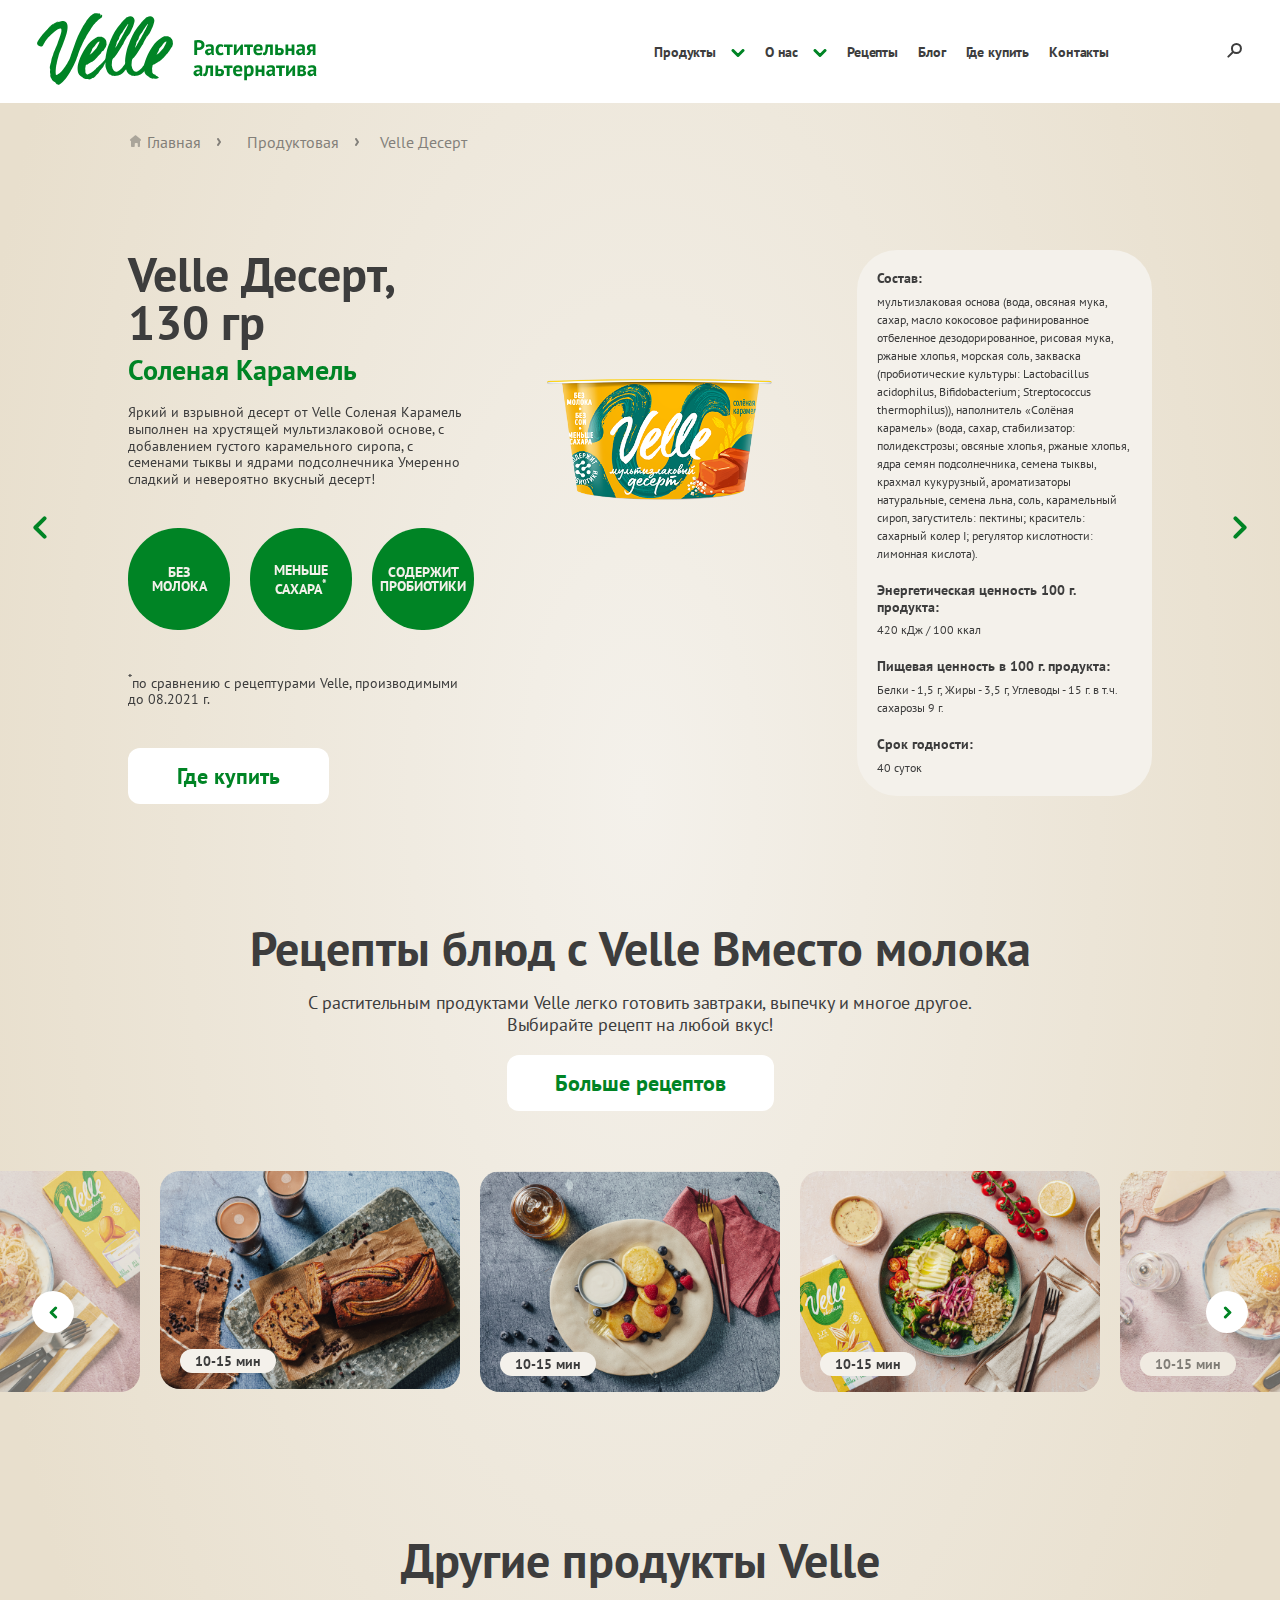
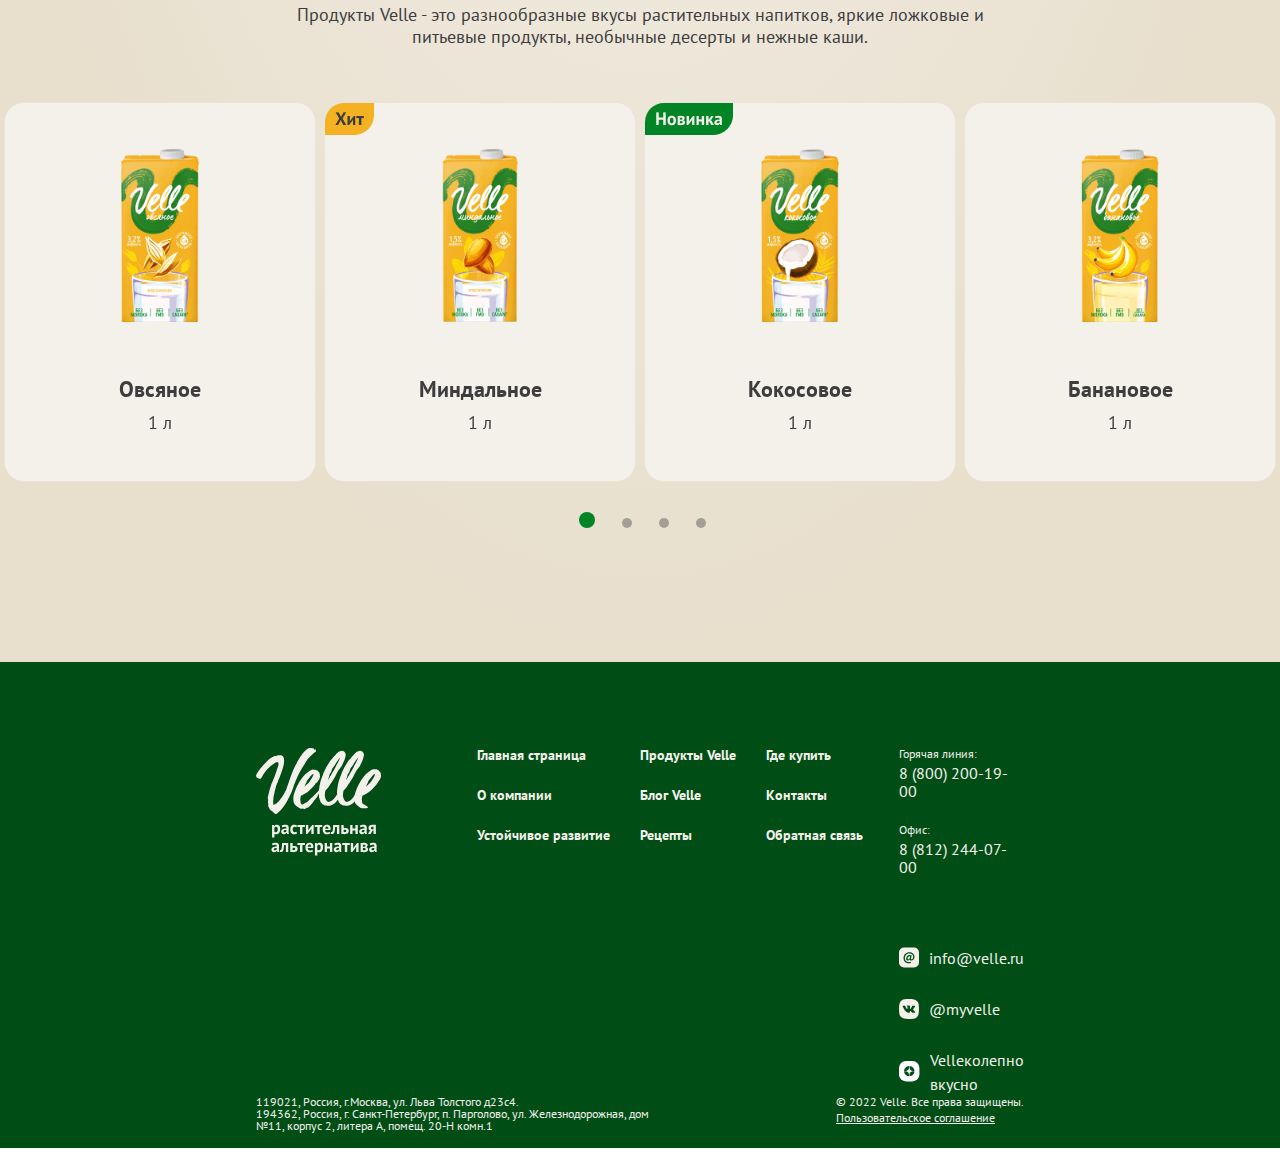
<file: products/dessert.html>
<!doctype html>
<html lang="ru">
<head>
    <meta charset="UTF-8">
    <meta name="viewport"
          content="width=device-width, user-scalable=no, initial-scale=1.0, maximum-scale=1.0, minimum-scale=1.0">
    <meta http-equiv="X-UA-Compatible" content="ie=edge">
    <title>Velle - Velleколепно вкусно</title>
    <link rel="stylesheet" href="../style/style.css">
    <link rel="stylesheet" href="../style/stylesheet.css">
    <link rel="shortcut icon" href="../favicon.svg" type="image/x-icon">
    <link rel="stylesheet" href="https://unpkg.com/swiper@8/swiper-bundle.min.css"/>
    <script src="https://cdnjs.cloudflare.com/ajax/libs/jquery/3.4.1/jquery.min.js"></script>
    <script src="https://unpkg.com/swiper@8/swiper-bundle.min.js"></script>
    <!-- Global site tag (gtag.js) - Google Analytics -->
    <script async src="https://www.googletagmanager.com/gtag/js?id=UA-208937930-1"></script>
    <script>
        window.dataLayer = window.dataLayer || [];

        function gtag() {
            dataLayer.push(arguments);
        }

        gtag('js', new Date());

        gtag('config', 'UA-208937930-1');
    </script>
    <!-- Yandex.Metrika counter -->
    <script type="text/javascript">
        (function (m, e, t, r, i, k, a) {
            m[i] = m[i] || function () {
                (m[i].a = m[i].a || []).push(arguments)
            };
            m[i].l = 1 * new Date();
            k = e.createElement(t), a = e.getElementsByTagName(t)[0], k.async = 1, k.src = r, a.parentNode.insertBefore(k, a)
        })
        (window, document, "script", "https://mc.yandex.ru/metrika/tag.js", "ym");

        ym(85695564, "init", {
            clickmap: true,
            trackLinks: true,
            accurateTrackBounce: true,
            webvisor: true
        });
    </script>
    <noscript>
        <div><img src="https://mc.yandex.ru/watch/85695564" style="position:absolute; left:-9999px;" alt=""/></div>
    </noscript>
    <!-- /Yandex.Metrika counter -->
    <script type="text/javascript">!function () {
        var t = document.createElement("script");
        t.type = "text/javascript", t.async = !0, t.src = 'https://vk.com/js/api/openapi.js?169', t.onload = function () {
            VK.Retargeting.Init("VK-RTRG-1370333-46NE2"), VK.Retargeting.Hit()
        }, document.head.appendChild(t)
    }();</script>
    <noscript><img src="https://vk.com/rtrg?p=VK-RTRG-1370333-46NE2" style="position:fixed; left:-999px;" alt=""/>
    </noscript>
</head>
<body>
<header>
    <div class="headerWrapper">
        <a href="../index.html">
            <img src="../images/logo_header.svg" alt="logo" class="logo">
        </a>
        <div class="headerMenu">
            <div class="item itemPassive">
                <a href="../products.html" class="popupMenu mainItem">
                    Продукты
                    <div class="line"></div>
                </a>
                <svg class="popupMenu" width="14" height="8" viewBox="0 0 14 8" fill="none"
                     xmlns="http://www.w3.org/2000/svg">
                    <path d="M12 1.5L7 6.5L2 1.5" stroke="#008425" stroke-width="3" stroke-linecap="round"
                          stroke-linejoin="round"/>
                </svg>

                <div class="headerPopup">
                    <div class="content">
                        <div class="item">
                            <div class="itemPic">
                                <a href="../products/vmestomoloka.html">
                                    <img src="../images/menu/menu1.png" alt="menu">
                                </a>
                            </div>
                            <div class="itemTitle">
                                <a href="../products/vmestomoloka.html">
                                    Velle Вместо молока
                                </a>
                            </div>
                            <a href="../products/vmestomoloka.html?1" class="headerlink">
                                Миндальное
                            </a>
                            <a href="../products/vmestomoloka.html?0" class="headerlink">
                                Овсяное
                            </a>
                            <a href="../products/vmestomoloka.html?2" class="headerlink">
                                Кокосовое
                            </a>
                            <a href="../products/vmestomoloka.html?3" class="headerlink">
                                Банановое
                            </a>
                        </div>
                        <div class="item">
                            <div class="itemPic">
                                <a href="../products/barista.html">
                                    <img src="../images/menu/menu2.png" alt="menu">
                                </a>
                            </div>
                            <div class="itemTitle">
                                <a href="../products/barista.html">Velle Barista</a>
                            </div>
                            <a href="../products/barista.html?1" class="headerlink">
                                Миндальное
                            </a>
                            <a href="../products/barista.html?3" class="headerlink">
                                Овсяное
                            </a>
                            <a href="../products/barista.html?0" class="headerlink">
                                Кокосовое
                            </a>
                            <a href="../products/barista.html?2" class="headerlink">
                                Банановое
                            </a>
                        </div>
                        <div class="item">
                            <div class="itemPic">
                                <a href="../products/pityevoyyogurt.html">
                                    <img src="../images/menu/menu3.png" alt="menu">
                                </a>
                            </div>
                            <div class="itemTitle">
                                <a href="../products/pityevoyyogurt.html">Velle Вместо питьевого йогурта</a>
                            </div>
                            <a href="../products/pityevoyyogurt.html?1" class="headerlink">
                                Облепиха
                            </a>
                            <a href="../products/pityevoyyogurt.html?3" class="headerlink">
                                Вишня
                            </a>
                            <a href="../products/pityevoyyogurt.html?6" class="headerlink">
                                Клубника-Земляника
                            </a>
                            <a href="../products/pityevoyyogurt.html?2" class="headerlink">
                                Малина
                            </a>
                            <a href="../products/pityevoyyogurt.html?0" class="headerlink">
                                Черника
                            </a>
                            <a href="../products/pityevoyyogurt.html?5" class="headerlink">
                                Гречишный
                            </a>
                            <a href="../products/pityevoyyogurt.html?4" class="headerlink">
                                Кокос
                            </a>
                        </div>
                        <div class="item">
                            <div class="itemPic">
                                <a href="../products/lozhkoviyyogurt.html">
                                    <img src="../images/menu/menu4.png" alt="menu">
                                </a>
                            </div>
                            <div class="itemTitle">
                                <a href="../products/lozhkoviyyogurt.html">Velle Вместо ложкового йогурта</a>
                            </div>
                            <a href="../products/lozhkoviyyogurt.html?2" class="headerlink">
                                Клубника-Банан
                            </a>
                            <a href="../products/lozhkoviyyogurt.html?3" class="headerlink">
                                Манго-Маракуйя
                            </a>
                            <a href="../products/lozhkoviyyogurt.html?1" class="headerlink">
                                Малина-Ежевика
                            </a>
                            <a href="../products/lozhkoviyyogurt.html?0" class="headerlink">
                                Печёное Яблоко
                            </a>
                        </div>
                        <div class="item">
                            <div class="itemPic">
                                <a href="../products/kasha.html">
                                    <img src="../images/menu/menu5.png" alt="menu">
                                </a>
                            </div>
                            <div class="itemTitle">
                                <a href="../products/kasha.html">Velle Каша</a>
                            </div>
                            <a href="../products/kasha.html?0" class="headerlink">
                                Курага
                            </a>
                            <a href="../products/kasha.html?1" class="headerlink">
                                Чернослив
                            </a>
                        </div>
                        <div class="item">
                            <div class="itemPic">
                                <a href="../products/dessert.html">
                                    <img src="../images/menu/menu6.png" alt="menu">
                                </a>
                            </div>
                            <div class="itemTitle">
                                <a href="../products/dessert.html">Velle Десерт</a>
                            </div>
                            <a href="../products/dessert.html?0" class="headerlink">
                                Соленая Карамель
                            </a>
                        </div>
                    </div>
                </div>
            </div>
            <div class="item itemLink aboutPassive">
                <a href="#" class="mainItem aboutMenu">
                    О нас
                    <div class="line"></div>
                </a>
                <svg class="aboutMenu" width="14" height="8" viewBox="0 0 14 8" fill="none"
                     xmlns="http://www.w3.org/2000/svg">
                    <path d="M12 1.5L7 6.5L2 1.5" stroke="#008425" stroke-width="3" stroke-linecap="round"
                          stroke-linejoin="round"/>
                </svg>
                <div class="aboutPopup closedAbout">
                    <a href="#" class="itemAbout itemLink">О компании</a>
                    <a href="#" class="itemAbout itemLink">Устойчивое развитие</a>
                </div>
            </div>
            <div class="item itemLink itemEmpty">
                <a href="#" class="mainItem">
                    Рецепты
                    <div class="line"></div>
                </a>
            </div>
            <div class="item itemLink itemEmpty">
                <a href="#" class="mainItem">
                    Блог
                    <div class="line"></div>
                </a>
            </div>
            <div class="item itemEmpty">
                <a href="../where.html" class="mainItem">
                    Где купить
                    <div class="line"></div>
                </a>
            </div>
            <div class="item itemEmpty">
                <a href="../contacts.html" class="mainItem">
                    Контакты
                    <div class="line"></div>
                </a>
            </div>
        </div>
        <button class="search">
            <svg width="15" height="15" viewBox="0 0 15 15" fill="none" xmlns="http://www.w3.org/2000/svg">
                <rect width="8.12965" height="1.90165" rx="0.950827"
                      transform="matrix(0.709482 -0.704723 0.709482 0.704723 0 13.6602)" fill="#3D3D3D"/>
                <circle cx="9.44287" cy="5.5" r="4.5" stroke="#3D3D3D" stroke-width="2"/>
            </svg>
        </button>
        <button class="burger">
            <svg width="18" height="15" viewBox="0 0 18 15" fill="none" xmlns="http://www.w3.org/2000/svg">
                <rect width="18" height="3" rx="1.5" fill="#3D3D3D"/>
                <rect y="6" width="18" height="3" rx="1.5" fill="#3D3D3D"/>
                <rect y="12" width="18" height="3" rx="1.5" fill="#3D3D3D"/>
            </svg>
        </button>
        <button class="closeBurger">
            <svg width="17" height="15" viewBox="0 0 17 15" fill="none" xmlns="http://www.w3.org/2000/svg">
                <rect x="2.06979" y="0.565796" width="18.5" height="3" rx="1.5" transform="rotate(40 2.06979 0.565796)"
                      fill="#3D3D3D"/>
                <rect y="12.213" width="18.5" height="3" rx="1.5" transform="rotate(-40 0 12.213)" fill="#3D3D3D"/>
            </svg>
        </button>
    </div>
    <div class="mWrapper">
        <div class="item mobMenuProducts">
            <a href="#" class="">Продукты</a>
            <svg width="14" height="8" viewBox="0 0 14 8" fill="none" xmlns="http://www.w3.org/2000/svg">
                <path d="M12 1.5L7 6.5L2 1.5" stroke="#008425" stroke-width="3" stroke-linecap="round"
                      stroke-linejoin="round"/>
            </svg>
        </div>
        <div class="subItems">
            <a href="../products.html#vmestomoloka" class="">
                Velle Вместо молока
            </a>
            <a href="../products.html#barista" class="">
                Velle Barista
            </a>
            <a href="../products.html#pityevoyyougurt" class="">
                Velle Вместо питьевого йогурта
            </a>
            <a href="../products.html#lozhkoviyyogurt" class="">
                Velle Вместо ложкового йогурта
            </a>
            <a href="../products.html#kasha" class="">
                Velle Каша
            </a>
            <a href="../products.html#dessert" class="">
                Velle Десерт
            </a>
        </div>
        <div class="item mobAboutProducts">
            <a href="#" class="itemLink">О нас</a>
            <svg width="14" height="8" viewBox="0 0 14 8" fill="none" xmlns="http://www.w3.org/2000/svg">
                <path d="M12 1.5L7 6.5L2 1.5" stroke="#008425" stroke-width="3" stroke-linecap="round"
                      stroke-linejoin="round"/>
            </svg>
        </div>
        <div class="subAbout">
            <a href="#" class="itemLink">
                О компании
            </a>
            <a href="#" class="itemLink">
                Устойчивое развитие
            </a>
        </div>
        <div class="item">
            <a href="#" class="itemLink">Рецепты</a>
        </div>
        <div class="item">
            <a href="#" class="itemLink">Блог</a>
        </div>
        <div class="item">
            <a href="../where.html">Где купить</a>
        </div>
        <div class="item">
            <a href="../contacts.html">Контакты</a>
        </div>
    </div>
</header>
<main class="mainCards">
    <nav>
        <div class="navItem">
            <svg width="14" height="14" viewBox="0 0 14 14" fill="none" xmlns="http://www.w3.org/2000/svg">
                <g opacity="0.6" clip-path="url(#clip0_300_1497)">
                    <path d="M3 5C3 4.44772 3.44772 4 4 4H11C11.5523 4 12 4.44772 12 5V11C12 11.5523 11.5523 12 11 12H10.75C10.1977 12 9.75 11.5523 9.75 11V9C9.75 8.44772 9.30228 8 8.75 8H7.75C7.19772 8 6.75 8.44772 6.75 9V11C6.75 11.5523 6.30228 12 5.75 12H4C3.44772 12 3 11.5523 3 11V5Z"
                          fill="#3D3D3D"/>
                    <path d="M6.8682 0.514968C7.23604 0.215145 7.76396 0.215145 8.1318 0.514967L12.6834 4.22487C13.4125 4.81921 12.9923 6 12.0516 6H2.94844C2.00772 6 1.58746 4.81921 2.31664 4.22487L6.8682 0.514968Z"
                          fill="#3D3D3D"/>
                </g>
                <defs>
                    <clipPath id="clip0_300_1497">
                        <rect width="14" height="14" fill="white"/>
                    </clipPath>
                </defs>
            </svg>
            <a href="../index.html">Главная</a>
            <svg width="4" height="8" viewBox="0 0 4 8" fill="none" xmlns="http://www.w3.org/2000/svg">
                <path d="M1 1L3 4L1 7" stroke="#3D3D3D" stroke-width="2" stroke-linecap="round"
                      stroke-linejoin="round"/>
            </svg>
        </div>
        <div class="navItem">
            <a href="../products.html">Продуктовая</a>
            <svg width="4" height="8" viewBox="0 0 4 8" fill="none" xmlns="http://www.w3.org/2000/svg">
                <path d="M1 1L3 4L1 7" stroke="#3D3D3D" stroke-width="2" stroke-linecap="round"
                      stroke-linejoin="round"/>
            </svg>
        </div>
        <div class="navItem">
            <p>Velle Десерт</p>
        </div>
    </nav>
    <div class="cardPage">
        <div class="banner">
            <div class="cardSlider swiper">
                <!-- Additional required wrapper -->
                <div class="swiper-wrapper">
                    <!-- Slides -->
                    <div class="swiper-slide" id="caramel">
                        <div class="slideContent">
                            <div class="description">
                                <div class="title">
                                    Velle Десерт, 130 гр
                                </div>
                                <div class="subtitle">
                                    Соленая Карамель
                                </div>
                                <div class="text">
                                    Яркий и взрывной десерт от Velle Соленая Карамель выполнен на хрустящей мультизлаковой основе, с добавлением густого карамельного сиропа, с семенами тыквы и ядрами подсолнечника Умеренно сладкий и невероятно вкусный десерт!
                                </div>
                                <div class="tags">
                                    <div class="tag">
                                        <p>
                                            Без <br> молока
                                        </p>
                                    </div>
                                    <div class="tag">
                                        <p>
                                            Меньше сахара<sup>*</sup>
                                        </p>
                                    </div>
                                    <div class="tag">
                                        <p>
                                            Содержит <br> пробиотики
                                        </p>
                                    </div>
                                </div>
                                <div class="footnote">
                                    <sup>*</sup>по сравнению с рецептурами Velle, производимыми до 08.2021 г.
                                </div>
                                <div class="buttons">
                                    <button class="more comp">
                                        Состав
                                    </button>
                                    <a href="../where.html">
                                        <button class="more">
                                            Где купить
                                        </button>
                                    </a>
                                </div>
                            </div>
                            <div class="pic">
                                <img src="../images/products/dessert/dessert1.png" alt="product">
                            </div>
                            <div class="compound">
                                <p>Состав:</p>
                                <span>
                                    мультизлаковая основа (вода, овсяная мука, сахар, масло кокосовое рафинированное отбеленное дезодорированное, рисовая мука, ржаные хлопья, морская соль, закваска (пробиотические культуры: Lactobacillus acidophilus, Bifidobacterium; Streptococcus thermophilus)), наполнитель «Солёная карамель» (вода, сахар, стабилизатор: полидекстрозы; овсяные хлопья, ржаные хлопья, ядра семян подсолнечника, семена тыквы, крахмал кукурузный, ароматизаторы натуральные, семена льна, соль, карамельный сироп, загуститель: пектины; краситель: сахарный колер I; регулятор кислотности: лимонная кислота).
                                </span>
                                <p>Энергетическая ценность 100 г. продукта: </p>
                                <span>
                                    420 кДж / 100 ккал
                                </span>
                                <p>Пищевая ценность в 100 г. продукта:</p>
                                <span>
                                    Белки - 1,5 г,  Жиры - 3,5 г,   Углеводы - 15 г. в т.ч. сахарозы 9 г.
                                </span>
                                <p>Срок годности:</p>
                                <span>
                                    40 суток
                                </span>
                            </div>
                        </div>
                    </div>
                </div>
                <!-- If we need pagination -->
                <div class="swiper-pagination main-pagination"></div>
                <div class="prev-arrow">
                    <svg width="14" height="23" viewBox="0 0 14 23" fill="none" xmlns="http://www.w3.org/2000/svg">
                        <path d="M11.55 20.6499L2.40002 11.4999L11.55 2.34991" stroke="#008425" stroke-width="4"
                              stroke-linecap="round" stroke-linejoin="round"/>
                    </svg>
                </div>
                <div class="next-arrow">
                    <svg width="14" height="23" viewBox="0 0 14 23" fill="none" xmlns="http://www.w3.org/2000/svg">
                        <path d="M2.44998 2.3501L11.6 11.5001L2.44997 20.6501" stroke="#008425" stroke-width="4"
                              stroke-linecap="round" stroke-linejoin="round"/>
                    </svg>
                </div>
            </div>
        </div>
        <div class="recipes">
            <div class="title">
                Рецепты блюд с Velle Вместо молока
            </div>
            <div class="subtitle">
                С растительным продуктами Velle легко готовить завтраки, выпечку и многое другое. <br>
                Выбирайте рецепт на любой вкус!
            </div>
            <button class="more">
                Больше рецептов
            </button>
            <div class="recipesSlider">
                <div class="swiper-wrapper">
                    <!-- Slides -->
                    <div class="swiper-slide">
                        <div class="recipeCard">
                            <div class="item">
                                <div class="mask">
                                    <div class="maskTitle">
                                        Сырники
                                    </div>
                                    <button class="itemLink">
                                        <svg width="52" height="26" viewBox="0 0 52 26" fill="none"
                                             xmlns="http://www.w3.org/2000/svg">
                                            <g filter="url(#filter0_i_186_4332)">
                                                <g clip-path="url(#clip0_186_4332)">
                                                    <rect width="52" height="26" rx="13" fill="#F4B223"/>
                                                    <path d="M24 8.5L28 13L24 17.5" stroke="#008425" stroke-width="3"
                                                          stroke-linecap="round" stroke-linejoin="round"/>
                                                </g>
                                            </g>
                                            <defs>
                                                <filter id="filter0_i_186_4332" x="0" y="0" width="52" height="26"
                                                        filterUnits="userSpaceOnUse" color-interpolation-filters="sRGB">
                                                    <feFlood flood-opacity="0" result="BackgroundImageFix"/>
                                                    <feBlend mode="normal" in="SourceGraphic" in2="BackgroundImageFix"
                                                             result="shape"/>
                                                    <feColorMatrix in="SourceAlpha" type="matrix"
                                                                   values="0 0 0 0 0 0 0 0 0 0 0 0 0 0 0 0 0 0 127 0"
                                                                   result="hardAlpha"/>
                                                    <feOffset/>
                                                    <feGaussianBlur stdDeviation="5"/>
                                                    <feComposite in2="hardAlpha" operator="arithmetic" k2="-1" k3="1"/>
                                                    <feColorMatrix type="matrix"
                                                                   values="0 0 0 0 0 0 0 0 0 0 0 0 0 0 0 0 0 0 0.25 0"/>
                                                    <feBlend mode="normal" in2="shape"
                                                             result="effect1_innerShadow_186_4332"/>
                                                </filter>
                                                <clipPath id="clip0_186_4332">
                                                    <rect width="52" height="26" rx="13" fill="white"/>
                                                </clipPath>
                                            </defs>
                                        </svg>
                                    </button>
                                </div>
                                <img src="../images/gallery1.png" alt="item">
                                <div class="bottom">
                                    <div class="bottomItem">10-15 мин</div>
                                </div>
                            </div>
                        </div>
                    </div>
                    <div class="swiper-slide">
                        <div class="recipeCard">
                            <div class="item">
                                <div class="mask">
                                    <div class="maskTitle">
                                        Салат с фалафелем
                                    </div>
                                    <button class="itemLink">
                                        <svg width="52" height="26" viewBox="0 0 52 26" fill="none"
                                             xmlns="http://www.w3.org/2000/svg">
                                            <g filter="url(#filter0_i_186_4332)">
                                                <g clip-path="url(#clip0_186_4332)">
                                                    <rect width="52" height="26" rx="13" fill="#F4B223"/>
                                                    <path d="M24 8.5L28 13L24 17.5" stroke="#008425" stroke-width="3"
                                                          stroke-linecap="round" stroke-linejoin="round"/>
                                                </g>
                                            </g>
                                            <defs>
                                                <filter id="filter0_i_186_4332" x="0" y="0" width="52" height="26"
                                                        filterUnits="userSpaceOnUse" color-interpolation-filters="sRGB">
                                                    <feFlood flood-opacity="0" result="BackgroundImageFix"/>
                                                    <feBlend mode="normal" in="SourceGraphic" in2="BackgroundImageFix"
                                                             result="shape"/>
                                                    <feColorMatrix in="SourceAlpha" type="matrix"
                                                                   values="0 0 0 0 0 0 0 0 0 0 0 0 0 0 0 0 0 0 127 0"
                                                                   result="hardAlpha"/>
                                                    <feOffset/>
                                                    <feGaussianBlur stdDeviation="5"/>
                                                    <feComposite in2="hardAlpha" operator="arithmetic" k2="-1" k3="1"/>
                                                    <feColorMatrix type="matrix"
                                                                   values="0 0 0 0 0 0 0 0 0 0 0 0 0 0 0 0 0 0 0.25 0"/>
                                                    <feBlend mode="normal" in2="shape"
                                                             result="effect1_innerShadow_186_4332"/>
                                                </filter>
                                                <clipPath id="clip0_186_4332">
                                                    <rect width="52" height="26" rx="13" fill="white"/>
                                                </clipPath>
                                            </defs>
                                        </svg>
                                    </button>
                                </div>
                                <img src="../images/gallery2.png" alt="item">
                                <div class="bottom">
                                    <div class="bottomItem">10-15 мин</div>
                                </div>
                            </div>
                        </div>
                    </div>
                    <div class="swiper-slide">
                        <div class="recipeCard">
                            <div class="item">
                                <div class="mask">
                                    <div class="maskTitle">
                                        Паста карбонара
                                    </div>
                                    <button class="itemLink">
                                        <svg width="52" height="26" viewBox="0 0 52 26" fill="none"
                                             xmlns="http://www.w3.org/2000/svg">
                                            <g filter="url(#filter0_i_186_4332)">
                                                <g clip-path="url(#clip0_186_4332)">
                                                    <rect width="52" height="26" rx="13" fill="#F4B223"/>
                                                    <path d="M24 8.5L28 13L24 17.5" stroke="#008425" stroke-width="3"
                                                          stroke-linecap="round" stroke-linejoin="round"/>
                                                </g>
                                            </g>
                                            <defs>
                                                <filter id="filter0_i_186_4332" x="0" y="0" width="52" height="26"
                                                        filterUnits="userSpaceOnUse" color-interpolation-filters="sRGB">
                                                    <feFlood flood-opacity="0" result="BackgroundImageFix"/>
                                                    <feBlend mode="normal" in="SourceGraphic" in2="BackgroundImageFix"
                                                             result="shape"/>
                                                    <feColorMatrix in="SourceAlpha" type="matrix"
                                                                   values="0 0 0 0 0 0 0 0 0 0 0 0 0 0 0 0 0 0 127 0"
                                                                   result="hardAlpha"/>
                                                    <feOffset/>
                                                    <feGaussianBlur stdDeviation="5"/>
                                                    <feComposite in2="hardAlpha" operator="arithmetic" k2="-1" k3="1"/>
                                                    <feColorMatrix type="matrix"
                                                                   values="0 0 0 0 0 0 0 0 0 0 0 0 0 0 0 0 0 0 0.25 0"/>
                                                    <feBlend mode="normal" in2="shape"
                                                             result="effect1_innerShadow_186_4332"/>
                                                </filter>
                                                <clipPath id="clip0_186_4332">
                                                    <rect width="52" height="26" rx="13" fill="white"/>
                                                </clipPath>
                                            </defs>
                                        </svg>
                                    </button>
                                </div>
                                <img src="../images/gallery3.png" alt="item">
                                <div class="bottom">
                                    <div class="bottomItem">10-15 мин</div>
                                </div>
                            </div>
                        </div>
                    </div>
                    <div class="swiper-slide">
                        <div class="recipeCard">
                            <div class="item">
                                <div class="mask">
                                    <div class="maskTitle">
                                        Шоколадный кекс
                                    </div>
                                    <button class="itemLink">
                                        <svg width="52" height="26" viewBox="0 0 52 26" fill="none"
                                             xmlns="http://www.w3.org/2000/svg">
                                            <g filter="url(#filter0_i_186_4332)">
                                                <g clip-path="url(#clip0_186_4332)">
                                                    <rect width="52" height="26" rx="13" fill="#F4B223"/>
                                                    <path d="M24 8.5L28 13L24 17.5" stroke="#008425" stroke-width="3"
                                                          stroke-linecap="round" stroke-linejoin="round"/>
                                                </g>
                                            </g>
                                            <defs>
                                                <filter id="filter0_i_186_4332" x="0" y="0" width="52" height="26"
                                                        filterUnits="userSpaceOnUse" color-interpolation-filters="sRGB">
                                                    <feFlood flood-opacity="0" result="BackgroundImageFix"/>
                                                    <feBlend mode="normal" in="SourceGraphic" in2="BackgroundImageFix"
                                                             result="shape"/>
                                                    <feColorMatrix in="SourceAlpha" type="matrix"
                                                                   values="0 0 0 0 0 0 0 0 0 0 0 0 0 0 0 0 0 0 127 0"
                                                                   result="hardAlpha"/>
                                                    <feOffset/>
                                                    <feGaussianBlur stdDeviation="5"/>
                                                    <feComposite in2="hardAlpha" operator="arithmetic" k2="-1" k3="1"/>
                                                    <feColorMatrix type="matrix"
                                                                   values="0 0 0 0 0 0 0 0 0 0 0 0 0 0 0 0 0 0 0.25 0"/>
                                                    <feBlend mode="normal" in2="shape"
                                                             result="effect1_innerShadow_186_4332"/>
                                                </filter>
                                                <clipPath id="clip0_186_4332">
                                                    <rect width="52" height="26" rx="13" fill="white"/>
                                                </clipPath>
                                            </defs>
                                        </svg>
                                    </button>
                                </div>
                                <img src="../images/gallery4.png" alt="item">
                                <div class="bottom">
                                    <div class="bottomItem">10-15 мин</div>
                                </div>
                            </div>
                        </div>
                    </div>
                </div>
                <!-- If we need navigation buttons -->
                <div class="navigation">
                    <div class="prev-recipe recipe-arrow">
                        <svg width="9" height="13" viewBox="0 0 9 13" fill="none" xmlns="http://www.w3.org/2000/svg">
                            <path d="M6.625 11L2.125 6.5L6.625 2" stroke="#008425" stroke-width="3" stroke-linecap="round" stroke-linejoin="round"/>
                        </svg>
                    </div>
                    <div class="next-recipe recipe-arrow">
                        <svg width="9" height="13" viewBox="0 0 9 13" fill="none" xmlns="http://www.w3.org/2000/svg">
                            <path d="M2.375 2L6.875 6.5L2.375 11" stroke="#008425" stroke-width="3" stroke-linecap="round" stroke-linejoin="round"/>
                        </svg>
                    </div>
                </div>
            </div>
        </div>
        <div class="other">
            <div class="title">
                Другие продукты Velle
            </div>
            <div class="subtitle">
                Продукты Velle - это разнообразные вкусы растительных напитков, яркие ложковые и питьевые продукты, необычные десерты и нежные каши.
            </div>
            <div class="otherSlider">
                <!-- Additional required wrapper -->
                <div class="swiper-wrapper">
                    <!-- Slides -->
                    <div class="swiper-slide">
                        <div class="contentItem">
                            <a class="otherLink" href="./barista.html#oatmeal"></a>
                            <img src="../images/products/product1.png" class="productPic" alt="product">
                            <div class="itemTitle">
                                Овсяное
                            </div>
                            <div class="volume">
                                1 л
                            </div>
                        </div>
                    </div>
                    <div class="swiper-slide">
                        <div class="contentItem">
                            <a class="otherLink" href="./barista.html#mindal"></a>
                            <img src="../images/products/hit.png" alt="tag" class="tag">
                            <img src="../images/products/product2.png" class="productPic" alt="product">
                            <div class="itemTitle">
                                Миндальное
                            </div>
                            <div class="volume">
                                1 л
                            </div>
                        </div>
                    </div>
                    <div class="swiper-slide">
                        <div class="contentItem">
                            <a class="otherLink" href="./barista.html#coconut"></a>
                            <img src="../images/products/new.png" alt="tag" class="tag">
                            <img src="../images/products/product3.png" class="productPic" alt="product">
                            <div class="itemTitle">
                                Кокосовое
                            </div>
                            <div class="volume">
                                1 л
                            </div>
                        </div>
                    </div>
                    <div class="swiper-slide">
                        <div class="contentItem">
                            <a class="otherLink" href="./barista.html#banana"></a>
                            <img src="../images/products/product4.png" class="productPic" alt="product">
                            <div class="itemTitle">
                                Банановое
                            </div>
                            <div class="volume">
                                1 л
                            </div>
                        </div>
                    </div>
                </div>
                <div class="swiper-pagination other-pagination"></div>
            </div>
        </div>
    </div>
</main>
<footer>
    <div class="footerContent">
        <div class="topContent">
            <img src="../images/logo_footer.svg" href="index.html" alt="logo" class="logo">
            <div class="menu">
                <a href="../index.html" class="item">
                    Главная страница
                </a>
                <a href="#" class="item itemLink">
                    О компании
                </a>
                <a href="#" class="item itemLink">
                    Устойчивое развитие
                </a>
                <a href="../products.html" class="item">
                    Продукты Velle
                </a>
                <a href="#" class="item itemLink">
                    Блог Velle
                </a>
                <a href="#" class="item itemLink">
                    Рецепты
                </a>
                <a href="../where.html" class="item">
                    Где купить
                </a>
                <a href="../contacts.html" class="item">
                    Контакты
                </a>
                <a href="#" class="item itemLink">
                    Обратная связь
                </a>
            </div>
            <div class="info">
                <div class="phoneItem">
                    <p>
                        Горячая линия:
                    </p>
                    <a href="tel:+78002001900">8 (800) 200-19-00</a>
                </div>
                <div class="phoneItem">
                    <p>
                        Офис:
                    </p>
                    <a href="tel:+78122440700">8 (812) 244-07-00</a>
                </div>
                <div class="social">
                    <img src="../images/mail.svg" alt="social">
                    <a target="_blank" href="mailto:info@velle.ru">info@velle.ru</a>
                </div>
                <div class="social">
                    <img src="../images/vk.svg" alt="social">
                    <a target="_blank" href="https://vk.com/myvelle">@myvelle</a>
                </div>
                <div class="social">
                    <img src="../images/blog.svg" alt="social">
                    <a target="_blank" href="https://zen.yandex.ru/id/61cc1ecd6a88387bc25af8ad">Velleколепно вкусно</a>
                </div>
            </div>
        </div>
        <div class="bottomContent">
            <div class="address">
                <p>119021, Россия, г.Москва, ул. Льва Толстого д23с4.</p>
                <p>194362, Россия, г. Санкт-Петербург, п. Парголово, ул. Железнодорожная, дом №11, корпус 2, литера А,
                    помещ. 20-H комн.1</p>
            </div>
            <div class="copyright">
                <p>© 2022 Velle. Все права защищены.</p>
                <a href="../politics.pdf" download>Пользовательское соглашение</a>
            </div>
        </div>
    </div>
    <div class="mFooterContent">
        <div class="menu">
            <a href="../index.html" class="item">
                Главная страница
            </a>
            <a href="#" class="item itemLink">
                О компании
            </a>
            <a href="#" class="item itemLink">
                Устойчивое развитие
            </a>
            <a href="../products.html" class="item itemLink">
                Продукты Velle
            </a>
            <a href="#" class="item itemLink">
                Блог Velle
            </a>
            <a href="#" class="item itemLink">
                Рецепты
            </a>
            <a href="../where.html" class="item">
                Где купить
            </a>
            <a href="../contacts.html" class="item">
                Контакты
            </a>
            <a href="#" class="item itemLink">
                Обратная связь
            </a>

            <div class="copyright">
                <p>© 2022 Velle. Все права защищены.</p>
                <a href="../politics.pdf" download>Пользовательское соглашение</a>
            </div>
        </div>
        <div class="info">
            <div class="phoneItem">
                <p>
                    Горячая линия:
                </p>
                <a href="tel:+78002001900">8 (800) 200-19-00</a>
            </div>
            <div class="phoneItem">
                <p>
                    Офис:
                </p>
                <a href="tel:+78122440700">8 (812) 244-07-00</a>
            </div>
            <div class="social">
                <img src="../images/mail.svg" alt="social">
                <a href="mailto:info@velle.ru">info@velle.ru</a>
            </div>
            <div class="social">
                <img src="../images/vk.svg" alt="social">
                <a href="https://vk.com/myvelle">@myvelle</a>
            </div>
            <div class="social">
                <img src="../images/blog.svg" alt="social">
                <a href="https://zen.yandex.ru/id/61cc1ecd6a88387bc25af8ad">Velleколепно вкусно</a>
            </div>
            <div class="address">
                <p>119021, Россия, г.Москва, ул. Льва Толстого д23с4.</p>
                <p>194362, Россия, г. Санкт-Петербург, п. Парголово, ул. Железнодорожная, дом №11, корпус 2, литера А,
                    помещ. 20-H комн.1</p>
            </div>
        </div>
        <svg class="mLogo" width="58" height="49" viewBox="0 0 58 49" fill="none" xmlns="http://www.w3.org/2000/svg">
            <path d="M29.5123 18.6648C29.8167 18.6648 29.9182 18.8001 29.7491 19.1046C29.6814 19.2399 29.6138 19.3414 29.5799 19.4767C29.5461 19.612 29.5123 19.7135 29.4446 19.8488C29.377 19.9842 29.3431 20.0856 29.3093 20.1533C29.2755 20.221 29.2078 20.3225 29.174 20.4239C29.1063 20.5254 29.0725 20.5931 29.0048 20.6607C28.9372 20.7284 28.9034 20.7961 28.8357 20.8637C28.768 20.9652 28.7342 21.0329 28.6666 21.1344C28.5989 21.202 28.5651 21.3035 28.4974 21.4388C28.4297 21.5741 28.3283 21.7095 28.2606 21.8448C28.1929 22.0139 28.0915 22.1492 28.0576 22.2507C28.0238 22.2845 27.99 22.3522 27.99 22.386C27.9561 22.4199 27.9223 22.4537 27.9223 22.5214C27.6855 22.792 27.4825 23.0288 27.2796 23.2994C27.0766 23.5362 26.8398 23.8069 26.6368 24.0775C26.5353 24.2128 26.4338 24.3143 26.3662 24.4496C26.2985 24.5849 26.197 24.7203 26.0955 24.8556C25.8587 25.1939 25.6219 25.4983 25.3513 25.769C25.0807 26.0396 24.81 26.3441 24.5056 26.6485C24.3702 26.8177 24.2011 26.953 23.9981 27.0883C23.7951 27.2236 23.5922 27.3251 23.3215 27.3589C23.22 27.3928 23.1186 27.4266 23.0509 27.4943C22.9832 27.5619 22.9156 27.5957 22.8141 27.6634C22.5773 27.8325 22.3067 27.9002 22.0699 27.9002C22.0022 27.8664 21.9007 27.8664 21.833 27.8664C21.7654 27.8664 21.6639 27.8664 21.5962 27.8325C21.4948 27.7987 21.3933 27.7987 21.2918 27.7649C21.1903 27.7311 21.0888 27.7311 20.9197 27.7649C20.6829 27.7987 20.446 27.7649 20.2092 27.6634C19.9724 27.5619 19.7018 27.4266 19.465 27.2913C19.2282 27.1221 18.9914 26.953 18.7884 26.7838C18.5854 26.6147 18.3825 26.4455 18.2133 26.3441C17.875 26.0734 17.6382 25.769 17.4691 25.4307C17.2999 25.0924 17.1984 24.7203 17.1646 24.3481C17.097 23.8407 17.0631 23.2994 17.097 22.8258C17.1308 22.3184 17.1984 21.8109 17.3338 21.3373C17.5706 20.4916 17.8412 19.6459 18.1795 18.834C18.5178 18.0221 18.9237 17.2102 19.3297 16.4321C19.6341 15.8232 19.9724 15.2819 20.3446 14.7406C20.7167 14.1994 21.1226 13.6581 21.5286 13.1168C22.1037 12.4064 22.7126 11.7975 23.423 11.3239C23.5245 11.2562 23.626 11.1886 23.7275 11.0871C23.7951 11.0194 23.8966 10.9179 24.0319 10.8503C24.5394 10.4781 25.0807 10.1737 25.6219 9.9707C25.8249 9.90304 25.9602 9.86921 26.0955 9.90304C26.3323 9.93687 26.603 9.9707 26.8736 9.9707C27.1442 9.9707 27.381 10.0045 27.6178 10.1398C27.7532 10.2075 27.8885 10.2752 28.0576 10.3428C28.2268 10.4105 28.3283 10.512 28.4636 10.6811C28.5312 10.8164 28.5989 10.9179 28.7004 11.0194C28.8019 11.1209 28.9034 11.2224 28.971 11.3577C29.0387 11.493 29.1063 11.5945 29.1402 11.7298C29.174 11.8651 29.2078 11.9666 29.2078 12.1019C29.2417 12.2373 29.2416 12.3726 29.2416 12.5417C29.2416 12.677 29.2416 12.8124 29.3093 12.9815C29.3431 13.1168 29.3093 13.2521 29.2416 13.4213C29.174 13.5566 29.1402 13.6581 29.1402 13.7596C29.1402 13.8611 29.1063 13.9626 29.0387 14.0979C29.0387 14.1317 29.0048 14.1994 28.971 14.2332C28.7342 14.5038 28.5651 14.8083 28.3959 15.0789C28.2268 15.3496 28.0576 15.654 27.8547 15.9585L27.584 15.9246C27.4825 16.06 27.3472 16.1615 27.2457 16.2968C27.1442 16.4321 27.0427 16.5674 27.0089 16.7366C26.9751 16.838 26.9413 16.9057 26.8398 16.9734C26.7721 17.041 26.6706 17.1087 26.6368 17.1763C26.4 17.4131 26.197 17.6499 25.994 17.8867C25.7911 18.1236 25.5543 18.3604 25.3513 18.5972C25.0807 18.8678 24.81 19.1046 24.5394 19.3752C24.3026 19.612 23.9981 19.8827 23.6937 20.1195C23.5583 20.2548 23.3892 20.3563 23.22 20.4239C23.0509 20.4916 22.8818 20.5931 22.7126 20.6946C22.4758 20.8299 22.239 20.9652 22.0022 21.1005C21.7654 21.2697 21.5624 21.405 21.3256 21.5741C21.2579 21.608 21.2579 21.608 21.2579 21.6418C21.2579 21.6418 21.2241 21.6756 21.1903 21.6756C20.7505 21.7095 20.5137 21.8786 20.4799 22.2507C20.446 22.5214 20.4122 22.7582 20.3446 23.0288C20.2769 23.2656 20.2769 23.5362 20.3446 23.8069C20.3784 23.9422 20.3784 24.0775 20.3784 24.2466C20.3784 24.382 20.3784 24.5173 20.3784 24.6864C20.3784 24.8894 20.4122 25.0585 20.5137 25.2277V25.2615C20.5814 25.2954 20.649 25.3968 20.7505 25.5322C20.8182 25.566 20.8182 25.5998 20.8182 25.6336C20.852 25.6336 20.8858 25.6336 20.8858 25.6675V25.7013C21.0888 25.8705 21.2918 25.8705 21.5286 25.7351C21.9345 25.5322 22.3743 25.2954 22.7803 25.0585C23.1862 24.8217 23.5922 24.5511 23.9305 24.2128C24.0658 24.0775 24.2011 23.976 24.3364 23.8407C24.4717 23.7054 24.607 23.5701 24.7424 23.4686C24.9453 23.2656 25.1145 23.0965 25.3175 22.9273C25.4866 22.7582 25.6896 22.5552 25.8926 22.386C26.0955 22.2169 26.2647 22.0477 26.4677 21.8786C26.6368 21.7095 26.8398 21.5403 27.0089 21.3373C27.2457 21.0667 27.5164 20.7961 27.7532 20.5254C27.99 20.2548 28.2606 19.9842 28.4974 19.6797C28.5989 19.5444 28.7004 19.4429 28.8019 19.3076C28.9034 19.1723 29.0048 19.0369 29.0725 18.9355C29.1402 18.7325 29.3093 18.6648 29.5123 18.6648ZM22.6111 16.6689C22.5435 16.838 22.4758 17.0072 22.4081 17.1763C22.3405 17.3455 22.239 17.5146 22.1375 17.6838C22.3743 17.4808 22.5773 17.3116 22.7803 17.1425C22.9832 16.9734 23.1862 16.8042 23.3892 16.6012C23.7951 16.1953 24.1673 15.7893 24.5394 15.3496C24.9115 14.9098 25.1821 14.47 25.4189 13.9964C25.5204 13.7934 25.6557 13.5904 25.7572 13.3875C25.8587 13.1845 25.9602 12.9815 26.0617 12.7785C26.1294 12.6432 26.1632 12.5079 26.2308 12.3387C26.2985 12.2034 26.2985 12.0681 26.2985 11.899H26.1632C26.0279 12.0005 25.8926 12.0681 25.7572 12.1696C25.6219 12.2373 25.5204 12.3387 25.3851 12.4741C25.216 12.6432 25.0807 12.8124 24.9453 12.9815C24.81 13.1507 24.6747 13.3198 24.5394 13.4889C24.4041 13.6919 24.2688 13.8611 24.1334 14.0302C23.9981 14.1994 23.829 14.3685 23.6598 14.5715C23.423 14.7745 23.2877 15.0451 23.1862 15.3496C23.1524 15.4849 23.1186 15.5864 23.1186 15.654C23.0847 15.7217 23.0509 15.8232 22.9832 15.9246C22.9156 16.06 22.8479 16.1615 22.7803 16.2968C22.7464 16.4321 22.6788 16.5336 22.6111 16.6689Z"
                  fill="#F4F1EB"/>
            <path d="M31.8467 26.3782C31.7114 26.3443 31.5761 26.3105 31.4408 26.2428C31.3054 26.1752 31.2039 26.1075 31.0686 26.0399C30.8995 25.9046 30.7642 25.8369 30.6627 25.8369C30.595 25.8031 30.4935 25.7354 30.4259 25.7016C30.3582 25.6678 30.2906 25.6001 30.2229 25.5324C30.0876 25.3971 29.9861 25.2618 29.9184 25.1941C29.8508 25.1265 29.7831 25.025 29.7155 24.9235C29.6478 24.822 29.614 24.7205 29.5463 24.5852C29.4787 24.4499 29.411 24.2808 29.3433 24.0439C29.208 23.7057 29.0727 23.3674 28.9712 22.9952C28.8697 22.6231 28.8021 22.251 28.8021 21.845C28.8359 21.6082 28.8359 21.3714 28.8359 21.1346C28.8359 20.8978 28.8021 20.661 28.7682 20.4242C28.7682 20.1536 28.7682 19.9168 28.8021 19.6461C28.8021 19.3755 28.8359 19.1387 28.8697 18.8681C28.9374 18.4959 28.9712 18.1238 29.0389 17.7517C29.1065 17.3796 29.1742 17.0075 29.2419 16.6353C29.3095 16.2632 29.411 15.9249 29.4787 15.5866C29.5463 15.2483 29.6478 14.8762 29.7831 14.5379C29.8508 14.4026 29.8846 14.2673 29.9523 14.0981C30.0199 13.9628 30.0538 13.7937 30.1214 13.6245C30.1891 13.4216 30.2567 13.2524 30.3244 13.0833C30.392 12.9141 30.4935 12.745 30.5274 12.542C30.8318 11.6963 31.1701 10.8844 31.5422 10.1063C31.779 9.66651 31.982 9.1929 32.2188 8.75312C32.4556 8.31334 32.7263 7.87356 32.9969 7.43378C33.2337 7.06166 33.4705 6.72337 33.7073 6.35124C33.9441 5.97912 34.2148 5.64083 34.5192 5.30254C34.8913 4.86276 35.2296 4.45681 35.5341 4.01703C35.6694 3.81405 35.8386 3.6449 36.0077 3.50959C36.1768 3.34044 36.346 3.20512 36.4813 3.03598C36.6166 2.86683 36.7519 2.69768 36.9211 2.56237C37.0902 2.42705 37.2256 2.29173 37.3609 2.12259C37.4962 1.85195 37.6992 1.71664 37.9021 1.71664C37.9698 1.71664 38.0036 1.71664 38.0375 1.68281C38.0713 1.64898 38.1051 1.64898 38.1728 1.61515C38.5449 1.41217 38.917 1.27686 39.323 1.27686C39.7627 1.27686 40.101 1.41217 40.3378 1.64898C40.4055 1.71664 40.4393 1.78429 40.507 1.81812C40.5746 1.85195 40.6085 1.91961 40.6761 1.98727C40.8453 2.2579 40.9806 2.52854 41.0483 2.79917C41.1159 3.06981 41.1159 3.37427 41.0144 3.71256C40.9468 3.9832 40.8453 4.28766 40.7776 4.59212C40.71 4.89659 40.6085 5.16722 40.507 5.43785C40.4055 5.70849 40.304 5.94529 40.2025 6.14827C40.101 6.35124 39.9996 6.58805 39.8981 6.82485C39.8304 6.96017 39.7966 7.06166 39.7289 7.16315C39.6613 7.26463 39.6274 7.39995 39.5598 7.50144C39.4583 7.77207 39.323 8.07654 39.1538 8.31334C38.9847 8.58397 38.8155 8.85461 38.6126 9.09141C38.5449 9.1929 38.5111 9.26056 38.4434 9.36205C38.3757 9.42971 38.3419 9.53119 38.2743 9.66651C38.2066 9.80183 38.1389 9.86949 38.0375 9.86949C37.936 9.86949 37.8345 9.93715 37.8007 10.0725C37.7668 10.2754 37.6992 10.4446 37.5977 10.5799C37.4962 10.749 37.3609 10.8844 37.2594 11.0535C37.0226 11.4256 36.8534 11.7978 36.6843 12.1699C36.5828 12.4067 36.4813 12.6435 36.3798 12.8465C36.2783 13.0494 36.1768 13.2524 36.0077 13.4554C35.8724 13.6584 35.7371 13.8275 35.6356 14.0305C35.5341 14.2335 35.3988 14.4026 35.2973 14.6056C35.1281 14.8762 34.959 15.1469 34.7898 15.4175C34.6207 15.6881 34.4516 15.9926 34.2486 16.2632C34.1809 16.3647 34.1471 16.4662 34.0794 16.5338C34.0118 16.6353 33.9779 16.703 33.9103 16.7707C33.6735 17.1089 33.4705 17.4472 33.2675 17.7517C33.0646 18.0562 32.8278 18.3606 32.5233 18.6651C32.4895 18.6989 32.4556 18.7666 32.3541 18.8342C32.185 18.9696 32.0497 19.071 31.9482 19.2402C31.8467 19.3755 31.779 19.5447 31.7114 19.7476C31.6437 20.0183 31.5761 20.3227 31.5761 20.5934C31.5761 20.864 31.5422 21.1685 31.5084 21.4391C31.5084 21.5744 31.5084 21.6759 31.4746 21.7774C31.4746 21.8789 31.4746 21.9804 31.5084 22.1157C31.6437 22.8938 31.9144 23.6042 32.3203 24.1793C32.4218 24.3822 32.6248 24.5176 32.8954 24.5852H33.0307C33.2675 24.6867 33.4367 24.7205 33.6058 24.6529C33.775 24.619 33.9441 24.5176 34.1133 24.4161C34.3162 24.3484 34.5192 24.2469 34.756 24.0778C34.9928 23.8748 35.2296 23.6718 35.4664 23.435C35.7032 23.232 35.8724 22.9952 36.0415 22.7584C36.2107 22.5216 36.3798 22.2848 36.5828 22.048C36.7181 21.8789 36.8534 21.7097 36.9549 21.5068C37.0564 21.3038 37.1917 21.1346 37.2932 20.9317C37.3609 20.8302 37.3947 20.7625 37.4624 20.661C37.53 20.5934 37.5977 20.5257 37.6653 20.458C37.8345 20.2551 37.9698 20.0183 38.0375 19.8153C38.1051 19.6461 38.2066 19.477 38.2743 19.3417C38.3419 19.1725 38.4772 19.0372 38.6126 18.9357L38.6802 18.8004C38.7817 18.5974 38.917 18.4283 39.0862 18.2591C39.2553 18.09 39.3906 17.9208 39.5259 17.7179C39.8981 17.3458 40.2702 17.0413 40.6761 16.8045C40.8453 16.6692 40.9468 16.6353 41.0144 16.703C41.0821 16.7368 41.0821 16.8721 41.0821 17.1089C41.0144 17.3119 40.9129 17.4811 40.8115 17.6164C40.71 17.7855 40.6085 17.9547 40.507 18.1238C40.3378 18.4621 40.1687 18.8004 39.9657 19.1049C39.7627 19.4432 39.5936 19.7476 39.4583 20.0859C39.3568 20.3566 39.2215 20.6272 39.12 20.8978C39.0185 21.1346 38.8832 21.4053 38.714 21.6759V21.7097C38.6464 21.9804 38.5449 22.2172 38.4096 22.454C38.2743 22.6908 38.1051 22.8938 37.936 23.1306C37.8345 23.2659 37.733 23.3674 37.6315 23.5027C37.53 23.638 37.4285 23.7733 37.327 23.8748C37.2594 23.9425 37.2256 24.0101 37.1579 24.0439C37.0902 24.0778 37.0564 24.1454 36.9887 24.1793C36.8873 24.4161 36.7519 24.619 36.5828 24.7882C36.4137 24.9573 36.2107 25.1265 36.0077 25.2956C35.8386 25.4309 35.6694 25.5324 35.5341 25.6339C35.3649 25.7354 35.1958 25.8707 34.9928 25.9722C34.4854 26.2428 33.9441 26.3782 33.4029 26.412C33.166 26.4458 32.9631 26.4797 32.7263 26.4458C32.3541 26.4458 32.1173 26.412 31.8467 26.3782ZM38.2066 4.65978C37.9021 5.06573 37.5977 5.47168 37.3609 5.84381C37.0902 6.24976 36.8196 6.62188 36.5828 7.02783C36.4137 7.29846 36.2445 7.5691 36.1092 7.83973C35.94 8.11037 35.7709 8.381 35.5341 8.6178C35.1281 9.05758 34.8575 9.53119 34.6884 10.0725C34.6207 10.3093 34.553 10.5461 34.4854 10.749C34.4177 10.952 34.2824 11.1888 34.1133 11.3918C33.9779 11.5271 33.8765 11.6286 33.8765 11.7301C33.8088 11.8992 33.7073 12.0684 33.6397 12.2037C33.572 12.339 33.5382 12.5082 33.5382 12.7111C33.4705 12.9479 33.4367 13.1509 33.369 13.3539C33.3014 13.4892 33.2675 13.6245 33.1999 13.7937C33.1322 13.929 33.0984 14.0643 33.0307 14.2335C33.0307 14.2673 33.0307 14.3349 32.9969 14.3688C32.9631 14.4026 32.9969 14.4703 33.0307 14.5041C33.166 14.4364 33.2675 14.3011 33.369 14.0643C33.4028 14.0305 33.4029 13.9967 33.4029 13.9628C33.4029 13.929 33.4028 13.929 33.4367 13.8952C33.5382 13.8275 33.6397 13.726 33.6735 13.6584C33.7073 13.5569 33.775 13.4554 33.8088 13.3201C33.8088 13.2186 33.8765 13.1171 33.9779 12.9479C34.2486 12.6097 34.4854 12.2375 34.6545 11.7639L34.7898 11.5609C35.0943 11.1212 35.3649 10.6476 35.6356 10.1401C35.8724 9.66651 36.143 9.15907 36.4475 8.65163C36.5828 8.41483 36.7181 8.17802 36.8196 7.94122C36.9211 7.70441 37.0564 7.46761 37.1917 7.19698C37.2594 7.12932 37.2932 7.06166 37.327 7.02783C37.3609 6.994 37.3947 6.92634 37.3947 6.89251C37.4624 6.82485 37.4962 6.75719 37.53 6.68954C37.5638 6.62188 37.5977 6.52039 37.6315 6.45273C37.6653 6.31741 37.6992 6.21593 37.7668 6.11444C37.8345 6.01295 37.8683 5.91146 37.936 5.80998C38.0036 5.607 38.1051 5.40403 38.2066 5.20105C38.3081 4.99807 38.3757 4.7951 38.4434 4.59212C38.3419 4.55829 38.2743 4.59212 38.2066 4.65978Z"
                  fill="#F4F1EB"/>
            <path d="M40.1683 26.3782C40.033 26.3443 39.8976 26.3105 39.7623 26.2428C39.627 26.1752 39.5255 26.1075 39.3902 26.0399C39.2211 25.9046 39.0857 25.8369 38.9843 25.8369C38.9166 25.8031 38.8151 25.7354 38.7474 25.7016C38.6798 25.6678 38.6121 25.6001 38.5445 25.5324C38.4092 25.3971 38.3077 25.2618 38.24 25.1941C38.1723 25.1265 38.1047 25.025 38.037 24.9235C37.9694 24.822 37.9355 24.7205 37.8679 24.5852C37.8002 24.4499 37.7326 24.2808 37.6649 24.0439C37.5296 23.7057 37.3943 23.3674 37.2928 22.9952C37.1913 22.6231 37.1236 22.251 37.1236 21.845C37.1575 21.6082 37.1575 21.3714 37.1575 21.1346C37.1575 20.8978 37.1236 20.661 37.0898 20.4242C37.0898 20.1536 37.0898 19.9168 37.1236 19.6461C37.1236 19.3755 37.1575 19.1387 37.1913 18.8681C37.259 18.4959 37.2928 18.1238 37.3604 17.7517C37.4281 17.3796 37.4958 17.0075 37.5634 16.6353C37.6311 16.2632 37.7326 15.9249 37.8002 15.5866C37.8679 15.2483 37.9694 14.8762 38.1047 14.5379C38.1723 14.4026 38.2062 14.2673 38.2738 14.0981C38.3415 13.9628 38.3753 13.7937 38.443 13.6245C38.5106 13.4216 38.5783 13.2524 38.646 13.0833C38.7136 12.9141 38.8151 12.745 38.8489 12.542C39.1534 11.6963 39.4917 10.8844 39.8638 10.1063C40.1006 9.66651 40.3036 9.1929 40.5404 8.75312C40.7772 8.31334 41.0478 7.87356 41.3185 7.43378C41.5553 7.06166 41.7921 6.72337 42.0289 6.35124C42.2657 5.97912 42.5363 5.64083 42.8408 5.30254C43.2129 4.86276 43.5512 4.45681 43.8557 4.01703C43.991 3.81405 44.1601 3.6449 44.3293 3.50959C44.4984 3.34044 44.6676 3.20512 44.8029 3.03598C44.9382 2.86683 45.0735 2.69768 45.2427 2.56237C45.4118 2.42705 45.5471 2.29173 45.6824 2.12259C45.8178 1.85195 46.0207 1.71664 46.2237 1.71664C46.2914 1.71664 46.3252 1.71664 46.359 1.68281C46.3929 1.64898 46.4267 1.64898 46.4943 1.61515C46.8665 1.41217 47.2386 1.27686 47.6445 1.27686C48.0843 1.27686 48.4226 1.41217 48.6594 1.64898C48.7271 1.71664 48.7609 1.78429 48.8286 1.81812C48.8962 1.85195 48.93 1.91961 48.9977 1.98727C49.1669 2.2579 49.3022 2.52854 49.3698 2.79917C49.4375 3.06981 49.4375 3.37427 49.336 3.71256C49.2683 3.9832 49.1669 4.28766 49.0992 4.59212C49.0315 4.89659 48.93 5.16722 48.8286 5.43785C48.7271 5.70849 48.6256 5.94529 48.5241 6.14827C48.4226 6.35124 48.3211 6.58805 48.2196 6.82485C48.152 6.96017 48.1182 7.06166 48.0505 7.16315C47.9828 7.26463 47.949 7.39995 47.8813 7.50144C47.7799 7.77207 47.6445 8.07654 47.4754 8.31334C47.3062 8.58397 47.1371 8.85461 46.9341 9.09141C46.8665 9.1929 46.8326 9.26056 46.765 9.36205C46.6973 9.42971 46.6635 9.53119 46.5958 9.66651C46.5282 9.80183 46.4605 9.86949 46.359 9.86949C46.2575 9.86949 46.1561 9.93715 46.1222 10.0725C46.0884 10.2754 46.0207 10.4446 45.9192 10.5799C45.8178 10.749 45.6824 10.8844 45.581 11.0535C45.3442 11.4256 45.175 11.7978 45.0059 12.1699C44.9044 12.4067 44.8029 12.6435 44.7014 12.8465C44.5999 13.0494 44.4984 13.2524 44.3293 13.4554C44.194 13.6584 44.0586 13.8275 43.9572 14.0305C43.8557 14.2335 43.7203 14.4026 43.6189 14.6056C43.4497 14.8762 43.2806 15.1469 43.1114 15.4175C42.9423 15.6881 42.7731 15.9926 42.5702 16.2632C42.5025 16.3647 42.4687 16.4662 42.401 16.5338C42.3333 16.6353 42.2995 16.703 42.2319 16.7707C41.9951 17.1089 41.7921 17.4472 41.5891 17.7517C41.3861 18.09 41.1493 18.3606 40.8449 18.6651C40.811 18.6989 40.7772 18.7666 40.6757 18.8342C40.5066 18.9696 40.3713 19.071 40.2698 19.2402C40.1683 19.3755 40.1006 19.5447 40.033 19.7476C39.9653 20.0183 39.8976 20.3227 39.8976 20.5934C39.8976 20.864 39.8638 21.1685 39.83 21.4391C39.83 21.5744 39.83 21.6759 39.7962 21.7774C39.7962 21.8789 39.7962 21.9804 39.83 22.1157C39.9653 22.8938 40.2359 23.6042 40.6419 24.1793C40.7434 24.3822 40.9463 24.5176 41.217 24.5852H41.3523C41.5891 24.6867 41.7583 24.7205 41.9274 24.6529C42.0965 24.619 42.2657 24.5176 42.4348 24.4161C42.6378 24.3484 42.8408 24.2469 43.0776 24.0778C43.3144 23.8748 43.5512 23.6718 43.788 23.435C44.0248 23.232 44.194 22.9952 44.3631 22.7584C44.5322 22.5216 44.7014 22.2848 44.9044 22.048C45.0397 21.8789 45.175 21.7097 45.2765 21.5068C45.378 21.3038 45.5133 21.1346 45.6148 20.9317C45.6824 20.8302 45.7163 20.7625 45.7839 20.661C45.8516 20.5934 45.9192 20.5257 45.9869 20.458C46.1561 20.2551 46.2914 20.0183 46.359 19.8153C46.4267 19.6461 46.5282 19.477 46.5958 19.3417C46.6635 19.1725 46.7988 19.0372 46.9341 18.9357L47.0018 18.8004C47.1033 18.5974 47.2386 18.4283 47.4077 18.2591C47.5769 18.09 47.7122 17.9208 47.8475 17.7179C48.2196 17.3458 48.5918 17.0413 48.9977 16.8045C49.1669 16.6692 49.2683 16.6353 49.336 16.703C49.4037 16.7368 49.4037 16.8721 49.4037 17.1089C49.336 17.3119 49.2345 17.4811 49.133 17.6164C49.0315 17.7855 48.93 17.9547 48.8286 18.1238C48.6594 18.4621 48.4903 18.8004 48.2873 19.1049C48.0843 19.4432 47.9152 19.7476 47.7799 20.0859C47.6784 20.3566 47.5431 20.6272 47.4416 20.8978C47.3401 21.1346 47.2048 21.4053 47.0356 21.6759V21.7097C46.968 21.9804 46.8665 22.2172 46.7311 22.454C46.5958 22.6908 46.4267 22.8938 46.2575 23.1306C46.1561 23.2659 46.0546 23.3674 45.9531 23.5027C45.8516 23.638 45.7501 23.7733 45.6486 23.8748C45.581 23.9425 45.5471 24.0101 45.4795 24.0439C45.4118 24.0778 45.378 24.1454 45.3103 24.1793C45.2088 24.4161 45.0735 24.619 44.9044 24.7882C44.7352 24.9573 44.5323 25.1265 44.3293 25.2956C44.1601 25.4309 43.991 25.5324 43.8557 25.6339C43.6865 25.7354 43.5174 25.8707 43.3144 25.9722C42.807 26.2428 42.2657 26.3782 41.7244 26.412C41.4876 26.4458 41.2846 26.4797 41.0478 26.4458C40.6757 26.4458 40.4051 26.412 40.1683 26.3782ZM46.4943 4.65978C46.1899 5.06573 45.8854 5.47168 45.6486 5.84381C45.378 6.24976 45.1073 6.62188 44.8705 7.02783C44.7014 7.29846 44.5322 7.5691 44.3969 7.83973C44.2278 8.11037 44.0586 8.381 43.8218 8.6178C43.4159 9.05758 43.1452 9.53119 42.9761 10.0725C42.9084 10.3093 42.8408 10.5461 42.7731 10.749C42.7055 10.952 42.5702 11.1888 42.401 11.3918C42.2657 11.5271 42.1642 11.6286 42.1642 11.7301C42.0965 11.8992 41.9951 12.0684 41.9274 12.2037C41.8597 12.339 41.8259 12.5082 41.8259 12.7111C41.7582 12.9479 41.7244 13.1509 41.6568 13.3539C41.5891 13.4892 41.5553 13.6245 41.4876 13.7937C41.42 13.929 41.3861 14.0643 41.3185 14.2335C41.3185 14.2673 41.3185 14.3349 41.2846 14.3688C41.2508 14.4026 41.2846 14.4703 41.3185 14.5041C41.4538 14.4364 41.5553 14.3011 41.6568 14.0643C41.6906 14.0305 41.6906 13.9967 41.6906 13.9628C41.6906 13.929 41.6906 13.929 41.7244 13.8952C41.8259 13.8275 41.9274 13.726 41.9612 13.6584C41.9951 13.5569 42.0627 13.4554 42.0965 13.3201C42.0965 13.2186 42.1642 13.1171 42.2657 12.9479C42.5363 12.6097 42.7731 12.2375 42.9423 11.7639L43.0776 11.5609C43.3821 11.1212 43.6527 10.6476 43.9233 10.1401C44.1601 9.66651 44.4308 9.15907 44.7352 8.65163C44.8705 8.41483 45.0059 8.17802 45.1073 7.94122C45.2088 7.70441 45.3442 7.46761 45.4795 7.19698C45.5471 7.12932 45.581 7.06166 45.6148 7.02783C45.6486 6.994 45.6824 6.92634 45.6824 6.89251C45.7501 6.82485 45.7839 6.75719 45.8178 6.68954C45.8516 6.62188 45.8854 6.52039 45.9192 6.45273C45.9531 6.31741 45.9869 6.21593 46.0546 6.11444C46.1222 6.01295 46.1561 5.91146 46.2237 5.80998C46.2914 5.607 46.3929 5.40403 46.4943 5.20105C46.5958 4.99807 46.6635 4.7951 46.7311 4.59212C46.6635 4.55829 46.5958 4.59212 46.4943 4.65978Z"
                  fill="#F4F1EB"/>
            <path d="M50.8931 26.8172C50.6225 26.648 50.8931 26.4789 50.0812 26.3774C50.0136 26.3774 49.9797 26.3097 50.0136 26.2082C50.115 25.9376 49.6753 26.0729 49.0325 25.667V25.6331C48.9987 25.5993 48.9649 25.5993 48.9649 25.5993C48.9649 25.5655 48.931 25.5316 48.8972 25.4978C48.7957 25.3625 48.6942 25.261 48.6604 25.2272V25.1933C48.5927 25.0242 48.5251 24.8551 48.5251 24.6521V24.2123C48.5251 24.077 48.5251 23.9417 48.4912 23.7725C48.4236 23.5019 48.4236 23.2651 48.4912 22.9944C48.5589 22.7576 48.5927 22.487 48.6266 22.2164C48.6604 21.8443 48.8972 21.6751 49.337 21.6413C49.4046 21.6413 49.4046 21.6413 49.4046 21.6074C49.4046 21.6074 49.4385 21.5736 49.4723 21.5398C49.7091 21.3706 49.9121 21.2015 50.1489 21.0662C50.3857 20.897 50.6225 20.7617 50.8593 20.6602C51.0284 20.5587 51.1976 20.4911 51.3667 20.3896C51.5359 20.3219 51.705 20.2204 51.8403 20.0851C52.1448 19.8483 52.4154 19.6115 52.6861 19.3409C52.9229 19.1041 53.1935 18.8334 53.498 18.5628C53.7348 18.326 53.9378 18.0892 54.1407 17.8524C54.3437 17.6156 54.5805 17.3788 54.7835 17.142C54.8511 17.0743 54.9188 17.0067 54.9865 16.939C55.0541 16.8714 55.1218 16.7699 55.1556 16.7022C55.2233 16.5331 55.2909 16.3977 55.3924 16.2624C55.4939 16.1271 55.6292 16.0256 55.7307 15.8903L55.7984 15.755C56.0013 15.4505 56.1705 15.1461 56.3396 14.8754C56.5088 14.6048 56.7118 14.3003 56.9147 14.0297C56.9824 13.9959 56.9824 13.9282 56.9824 13.8944C57.05 13.7591 57.0839 13.6576 57.0839 13.5561C57.0839 13.4546 57.1177 13.3531 57.1854 13.2178C57.253 13.0486 57.2869 12.9133 57.253 12.778C57.1854 12.6427 57.1854 12.5074 57.1854 12.3382C57.1854 12.2029 57.1854 12.0676 57.1515 11.8985C57.1177 11.7631 57.0839 11.6616 57.0839 11.5263C57.05 11.391 57.0162 11.2895 56.9147 11.1542C56.8471 11.0189 56.7456 10.9174 56.6441 10.8159C56.5426 10.7144 56.4749 10.6129 56.4073 10.4776C56.3058 10.3423 56.1705 10.2408 56.0013 10.1393C55.8322 10.0717 55.6969 10.004 55.5616 9.93636C55.3248 9.80104 55.088 9.76721 54.8173 9.76721C54.5467 9.76721 54.276 9.76721 54.0392 9.69955C53.9378 9.66572 53.7686 9.69955 53.5656 9.76721C52.9905 9.97018 52.4831 10.2746 51.9757 10.6468C51.8742 10.7144 51.7727 10.7821 51.6712 10.8836C51.6035 10.9512 51.502 11.0527 51.3667 11.1204C50.6563 11.594 50.0474 12.2029 49.4723 12.9133C49.0663 13.4546 48.6604 13.9959 48.2883 14.5371C47.9161 15.0784 47.5779 15.6535 47.2734 16.2286C46.8674 17.0067 46.4615 17.8186 46.1232 18.6305C45.7849 19.4424 45.4804 20.2881 45.2775 21.1338C45.1421 21.6413 45.0407 22.1487 45.0407 22.6223C45.0068 23.1298 45.0407 23.6372 45.1083 24.1446C45.176 24.5168 45.2775 24.8889 45.4128 25.2272C45.5819 25.5655 45.8187 25.8699 46.157 26.1406C46.3262 26.2759 46.5291 26.4112 46.7321 26.5803C46.9351 26.7495 47.1719 26.9186 47.4087 27.0878C47.6455 27.2569 47.9161 27.3584 48.153 27.4599C48.3898 27.5614 48.6266 27.5952 48.8634 27.5614C48.9987 27.5276 49.134 27.5276 49.2355 27.5614C49.337 27.5952 49.4385 27.5952 49.54 27.6291C49.6076 27.6629 49.7091 27.6629 49.7768 27.6629C49.8444 27.6629 49.9459 27.5614 50.0474 27.5952C50.2504 27.5952 50.4195 27.6629 50.5887 27.5614C51.6374 27.2569 51.2314 26.9863 50.8931 26.8172ZM50.5548 17.1758C50.6225 17.0067 50.6901 16.8375 50.7578 16.6684C50.8255 16.5331 50.8931 16.4316 50.9608 16.2963C51.0284 16.1609 51.1299 16.0595 51.1638 15.9241C51.2314 15.8226 51.2652 15.755 51.2991 15.6535C51.3329 15.5858 51.3667 15.4844 51.3667 15.349C51.4344 15.0446 51.6035 14.7739 51.8403 14.571C52.0095 14.368 52.1786 14.1988 52.3139 14.0297C52.4493 13.8605 52.5846 13.6914 52.7199 13.4884C52.8552 13.3193 52.9905 13.1501 53.1259 12.981C53.2612 12.8118 53.3965 12.6427 53.5656 12.4735C53.6671 12.3382 53.8024 12.2367 53.9378 12.1691C54.0731 12.1014 54.2084 11.9999 54.3437 11.8985H54.479C54.479 12.0338 54.4452 12.1691 54.4114 12.3382C54.3437 12.4736 54.3099 12.6089 54.2422 12.778C54.1746 12.981 54.0731 13.184 53.9378 13.3869C53.8363 13.5899 53.7009 13.7929 53.5995 13.9959C53.3627 14.4695 53.092 14.9093 52.7199 15.349C52.3478 15.7888 51.9757 16.1948 51.5697 16.6007C51.3667 16.8037 51.1638 16.9728 50.9608 17.142C50.7578 17.3111 50.521 17.4803 50.318 17.6833C50.3857 17.5141 50.4872 17.345 50.5548 17.1758Z"
                  fill="#F4F1EB"/>
            <path d="M27.3806 0.769616C27.3467 0.735786 27.3467 0.735786 27.3806 0.769616C27.3467 0.769616 27.3467 0.769616 27.3129 0.735786C27.2452 0.634299 26.501 1.07408 26.5686 1.04025C26.6025 1.00642 26.6025 0.972591 26.6025 0.938762C26.6025 0.904933 26.6025 0.837274 26.6363 0.803445C26.704 0.701957 26.7378 0.634299 26.7716 0.498982C26.6701 0.532811 26.6363 0.465152 26.6025 0.363665C26.5686 0.228347 26.4672 0.194518 26.3318 0.194518C26.095 0.160689 25.8244 0.160689 25.5876 0.160689C25.5199 0.0930305 25.4185 0.0253719 25.317 0.0253719C25.0463 -0.00845731 24.7757 -0.00845731 24.4712 0.0253719C24.3359 0.0253719 24.2006 0.0592012 24.0315 0.12686C23.6255 0.329835 23.2534 0.600469 22.9151 0.904933C22.7121 1.07408 22.5091 1.24323 22.3062 1.4462L21.7311 2.05513C21.5281 2.29193 21.3251 2.56257 21.1221 2.8332C20.9192 3.10383 20.75 3.37447 20.547 3.67893C20.3779 3.94957 20.2087 4.18637 20.0396 4.457C19.8705 4.72764 19.3968 5.47188 19.3968 5.47188C19.4307 5.37039 17.7054 8.55034 16.9611 10.3433C16.0139 12.7113 15.2697 14.9441 15.1344 15.35C15.1344 15.35 14.2886 17.7181 14.221 17.9549C14.1195 18.1579 14.018 18.4961 13.9503 18.6991C13.9165 18.8344 13.8827 18.9359 13.815 19.0712C13.7812 19.1389 13.7812 19.1727 13.7474 19.2404C13.612 19.5449 13.4429 19.8831 13.2738 20.1876C13.1046 20.4921 12.9355 20.7965 12.7663 21.101C12.631 21.304 12.5295 21.5069 12.3604 21.7099C12.225 21.9129 12.0897 22.1159 11.9544 22.3189C11.8191 22.5218 11.7176 22.7248 11.5823 22.8939C11.447 23.0631 11.3117 23.2322 11.2102 23.4014C10.9734 23.7059 10.7704 23.9765 10.5336 24.2471C10.2968 24.5178 10.06 24.7546 9.82317 24.9914C9.72168 25.059 9.65402 25.1267 9.58636 25.1943C9.51871 25.262 9.41722 25.3297 9.31573 25.3635C9.21424 25.4311 9.14658 25.465 9.07893 25.5326C9.01127 25.6003 8.94361 25.6679 8.84212 25.7018C8.77446 25.7694 8.67297 25.8033 8.63914 25.8033C8.57149 25.8709 8.47 25.9048 8.40234 25.9048C8.33468 25.9386 8.23319 25.9724 8.16554 26.0062C8.09788 26.0401 8.06405 26.0739 7.99639 26.0739C7.99639 26.0401 7.96256 26.0062 7.96256 25.9724C7.92873 25.8709 7.92873 25.7694 7.92873 25.6341C7.86107 25.3635 7.86107 25.0928 7.86107 24.7884C7.86107 24.4839 7.86107 24.1795 7.8949 23.9088C7.92873 23.6044 7.96256 23.2999 7.96256 23.0293C7.99639 22.7925 8.03022 22.5557 8.06405 22.3189C8.09788 22.082 8.13171 21.8791 8.19936 21.6423C8.26702 21.4393 8.30085 21.2025 8.33468 20.9995C8.36851 20.7965 8.40234 20.5597 8.47 20.3568C8.53766 19.8831 8.63914 19.511 8.74063 19.1727C8.84212 18.8683 8.90978 18.5976 8.97744 18.327C9.0451 18.0564 9.11275 17.7857 9.18041 17.4813C9.2819 17.143 9.41722 16.737 9.58636 16.3311C9.75551 15.9928 9.89083 15.6207 10.0261 15.2824C10.0938 15.1132 10.1615 14.9102 10.2629 14.6734C10.3983 14.4028 10.5336 14.0983 10.6351 13.8615C10.8042 13.4894 12.3265 9.53139 12.631 7.87376C13.0708 5.87783 13.0369 4.05105 11.8191 3.47596C11.7853 3.47596 11.7853 3.47596 11.7514 3.47596C11.6499 3.44213 11.5485 3.4083 11.447 3.37447H11.4131C11.244 3.30681 11.0749 3.30681 10.9057 3.30681C10.8042 3.30681 10.7027 3.34064 10.5674 3.34064C10.3306 3.37447 10.06 3.4083 9.75551 3.47596C9.58636 3.50979 9.41722 3.57744 9.24807 3.61127C9.14658 3.61127 9.0451 3.6451 8.97744 3.67893C8.87595 3.74659 8.74063 3.78042 8.63914 3.81425C8.60532 3.84808 8.57149 3.84808 8.57149 3.88191C8.53766 3.91574 8.47 3.91574 8.43617 3.94957C8.43617 3.94957 8.43617 3.91574 8.43617 3.88191C8.53766 3.81425 8.63914 3.78042 8.74063 3.74659C8.77446 3.71276 8.80829 3.71276 8.80829 3.71276C8.84212 3.71276 8.84212 3.67893 8.84212 3.61127C8.74063 3.61127 8.63914 3.6451 8.53766 3.6451C8.43617 3.6451 8.36851 3.67893 8.26702 3.71276C8.19936 3.78042 8.16554 3.81425 8.16554 3.88191C8.16554 3.91574 8.13171 3.91574 8.13171 3.91574C8.06405 3.91574 7.99639 3.94957 7.8949 3.98339C7.86107 4.01722 7.82724 4.05105 7.79341 4.08488C7.72576 4.08488 7.69193 4.11871 7.62427 4.11871C7.52278 4.15254 7.45512 4.18637 7.35363 4.2202C7.25215 4.25403 7.18449 4.32169 7.11683 4.38935C7.083 4.42318 7.04917 4.42318 7.01534 4.42318C6.98151 4.42318 6.94768 4.457 6.94768 4.52466C6.91385 4.55849 6.88002 4.62615 6.77854 4.65998C6.74471 4.69381 6.74471 4.69381 6.71088 4.69381C6.71088 4.69381 6.67705 4.69381 6.67705 4.72764C6.64322 4.72764 6.64322 4.76147 6.60939 4.76147L6.64322 4.69381L6.57556 4.65998C6.47407 4.69381 6.40641 4.72764 6.37258 4.76147C6.30493 4.86296 6.23727 4.96444 6.13578 4.99827C6.03429 5.06593 5.9328 5.13359 5.86515 5.23508C5.76366 5.30274 5.696 5.40422 5.62834 5.47188C5.52685 5.53954 5.4592 5.6072 5.39154 5.67486C5.32388 5.74252 5.22239 5.844 5.15473 5.94549L5.08707 6.01315C5.01942 6.08081 4.95176 6.11464 4.8841 6.1823C4.81644 6.21613 4.74878 6.28378 4.71495 6.35144C4.71495 6.35144 4.71495 6.35144 4.71495 6.38527C4.74878 6.45293 4.74878 6.45293 4.71495 6.48676C4.68112 6.48676 4.68112 6.48676 4.64729 6.48676L4.57964 6.55442C4.57964 6.62208 4.57963 6.65591 4.54581 6.65591C4.51198 6.65591 4.47815 6.68974 4.41049 6.72356C4.41049 6.75739 4.41049 6.75739 4.41049 6.79122C3.83539 7.29866 3.29412 7.87376 2.82051 8.41503C2.82051 8.41503 2.44839 8.82098 2.27925 9.05778C2.07627 9.32842 1.83947 9.63288 1.60266 9.93734L0.926076 10.9184C0.790759 11.1214 0.655442 11.3582 0.520125 11.5611C0.384808 11.7641 0.28332 12.0009 0.181832 12.2039C0.148003 12.2377 0.114174 12.2716 0.114174 12.3392C0.012686 12.5422 -0.0211433 12.6775 0.012686 12.779C0.0465152 12.8467 0.0803445 12.9481 0.181832 13.0158C0.148003 13.1173 0.148003 13.185 0.148003 13.2526C0.181832 13.3541 0.249491 13.4556 0.384808 13.5571C0.75693 13.8615 1.12905 14.0307 1.56883 14.0307C1.87329 14.0645 2.1101 13.9969 2.3469 13.7939C2.44839 13.6924 2.58371 13.5232 2.6852 13.2864C2.78668 13.1173 2.88817 12.9481 2.95583 12.8128C3.05732 12.6775 3.12498 12.5084 3.22646 12.3731C3.76773 11.4935 4.61346 10.411 4.61346 10.411C6.47407 8.3812 9.07893 6.1823 9.99232 6.48676C10.2968 6.58825 10.3306 7.02803 10.2629 7.70461C10.0938 8.65183 9.31573 10.8846 8.57149 12.9481C7.75958 14.8764 7.04917 16.6017 6.94768 16.8385C6.91385 16.94 6.88002 17.0415 6.88002 17.1091C6.84619 17.1768 6.84619 17.2783 6.81237 17.3798C6.74471 17.5828 6.67705 17.7857 6.60939 17.9549C6.54173 18.124 6.47407 18.327 6.40641 18.4961C6.20344 18.9698 6.10195 19.4434 6.03429 19.917C5.96663 20.3906 5.86515 20.8304 5.696 21.304C5.66217 21.4393 5.62834 21.5746 5.59451 21.7099C5.56068 21.8452 5.52685 21.9806 5.49302 22.1159C5.4592 22.2512 5.42537 22.3865 5.42537 22.5557C5.42537 22.691 5.39154 22.8601 5.39154 22.9954C5.39154 23.0631 5.39154 23.1646 5.42537 23.2322C5.42537 23.2999 5.4592 23.3676 5.49302 23.4014C5.56068 23.469 5.56068 23.5367 5.56068 23.672C5.52685 23.8073 5.52685 23.9427 5.52685 24.078C5.52685 24.2133 5.52685 24.3486 5.49302 24.4839L5.4592 24.6869C5.4592 24.7546 5.4592 24.7884 5.4592 24.8222C5.49302 24.8222 5.52685 24.8899 5.49302 24.9914L5.4592 25.1943C5.49302 25.4988 5.52685 25.7694 5.56068 26.0401C5.59451 26.3107 5.66217 26.5813 5.696 26.852C5.76366 27.0549 5.83132 27.1903 5.89898 27.2579L6.03429 27.4947C6.06812 27.5962 6.13578 27.6977 6.16961 27.7654C6.20344 27.833 6.2711 27.9345 6.30493 28.036C6.37259 28.1713 6.47407 28.2728 6.57556 28.3405C6.67705 28.4081 6.77854 28.5096 6.84619 28.6449H6.88002C6.94768 28.6449 7.01534 28.6788 7.083 28.7464C7.11683 28.7802 7.15066 28.7802 7.18449 28.8141C7.21832 28.8479 7.25215 28.9156 7.3198 28.9832H7.42129C7.45512 28.9832 7.48895 28.9832 7.52278 29.017C7.55661 29.0509 7.59044 29.0847 7.62427 29.1185C7.69193 29.1862 7.72576 29.2538 7.79341 29.3215C7.8949 29.4907 7.99639 29.626 8.13171 29.6936C8.19936 29.7613 8.26702 29.7951 8.33468 29.8966C8.36851 29.9643 8.43617 29.9643 8.53766 29.9304C8.57149 29.9304 8.57149 29.9643 8.60532 29.9643C8.67297 30.0319 8.74063 30.0658 8.80829 30.1334C8.87595 30.2011 8.94361 30.2011 9.0451 30.1672C9.0451 30.2011 9.0451 30.2011 9.07893 30.2011C9.11275 30.2349 9.18041 30.2011 9.2819 30.1672C9.62019 29.9981 9.92466 29.7613 10.2968 29.423C10.6351 29.1185 10.9734 28.8141 11.2778 28.4758C11.6161 28.1375 11.9206 27.7654 12.225 27.3932C12.8678 26.5475 13.4767 25.6341 14.018 24.6869C14.1871 24.3824 14.3563 24.078 14.5254 23.7735C14.6946 23.469 14.8637 23.1308 15.0329 22.8263C15.3035 22.285 15.5741 21.7438 15.8109 21.1687C16.0816 20.6274 16.3184 20.0523 16.5552 19.4772C16.6905 19.0712 16.8258 18.6991 16.9611 18.327C17.0288 18.1917 17.0965 17.9887 17.1641 17.7857C17.2318 17.5828 17.2994 17.3798 17.3333 17.2106C17.4009 17.0415 17.4686 16.8385 17.5362 16.6355C17.6377 16.3649 17.7392 16.1281 17.8407 15.8575C17.9422 15.5868 18.0437 15.3162 18.1452 15.0794C18.2128 14.9102 18.2805 14.7411 18.3481 14.6058C18.4158 14.4366 18.4835 14.2675 18.5849 14.1322C18.6526 14.0307 18.6864 13.9292 18.7203 13.8277C18.7541 13.7262 18.7879 13.6247 18.8556 13.5232C18.9232 13.4218 18.9571 13.2864 18.9909 13.185C19.0247 13.0835 19.0924 12.982 19.1262 12.8467C19.2954 12.5422 19.4307 12.2377 19.5998 11.9333C19.7351 11.6288 19.9043 11.3243 20.0734 11.0199C20.3102 10.6139 20.5132 10.208 20.7162 9.83586C20.9192 9.42991 21.156 9.05778 21.3928 8.68566C21.5619 8.41503 21.7311 8.14439 21.9002 7.87376C22.0694 7.60313 22.2385 7.33249 22.4077 7.06186C22.5768 6.79122 22.7121 6.52059 22.8813 6.28378C23.0504 6.04698 23.2196 5.81017 23.3549 5.6072C23.4225 5.47188 23.4902 5.37039 23.5578 5.26891C23.6255 5.16742 23.6932 5.06593 23.7946 4.96444C23.8961 4.82913 24.0315 4.69381 24.1329 4.59232C24.2344 4.49083 24.3359 4.35552 24.4712 4.2202C24.5389 4.11871 24.6066 4.05105 24.708 3.94957L24.9448 3.71276C25.0463 3.61127 25.1478 3.54361 25.1816 3.50979L25.8921 2.8332C26.8393 2.0213 27.3129 1.68301 27.3129 1.68301C27.3806 1.64918 27.4482 1.58152 27.4482 1.51386C27.482 1.4462 27.3129 1.34471 27.3467 1.24323C27.3806 1.2094 27.4144 1.17557 27.4144 1.14174C27.4482 1.10791 27.482 1.07408 27.482 1.04025C27.482 0.837274 27.482 0.769616 27.3806 0.769616ZM5.72983 26.1077C5.66217 25.9386 5.62834 25.7694 5.62834 25.6003C5.66217 25.4311 5.66217 25.262 5.66217 25.0928C5.696 25.1605 5.72983 25.2958 5.72983 25.5326C5.76366 25.8033 5.76366 25.9724 5.72983 26.1077Z"
                  fill="#F4F1EB"/>
            <path d="M7.456 35H8.216L8.336 35.48H8.368C8.50667 35.2773 8.66933 35.128 8.856 35.032C9.048 34.936 9.28 34.888 9.552 34.888C10.0533 34.888 10.4293 35.048 10.68 35.368C10.9307 35.6827 11.056 36.192 11.056 36.896C11.056 37.2373 11.016 37.5467 10.936 37.824C10.856 38.096 10.736 38.328 10.576 38.52C10.4213 38.712 10.2293 38.8587 10 38.96C9.776 39.0613 9.51733 39.112 9.224 39.112C9.05867 39.112 8.92267 39.0987 8.816 39.072C8.70933 39.0507 8.60267 39.0133 8.496 38.96V40.6H7.456V35ZM9.24 35.768C9.03733 35.768 8.87733 35.8187 8.76 35.92C8.648 36.0213 8.56 36.1733 8.496 36.376V38.04C8.57067 38.0987 8.65067 38.1467 8.736 38.184C8.82667 38.216 8.944 38.232 9.088 38.232C9.38667 38.232 9.61067 38.128 9.76 37.92C9.90933 37.7067 9.984 37.3573 9.984 36.872C9.984 36.52 9.92533 36.248 9.808 36.056C9.69067 35.864 9.50133 35.768 9.24 35.768ZM11.7523 35.232C11.9656 35.136 12.219 35.0613 12.5123 35.008C12.8056 34.9493 13.1123 34.92 13.4323 34.92C13.7096 34.92 13.9416 34.9547 14.1283 35.024C14.315 35.088 14.4616 35.1813 14.5683 35.304C14.6803 35.4267 14.7576 35.5733 14.8003 35.744C14.8483 35.9147 14.8723 36.1067 14.8723 36.32C14.8723 36.5547 14.8643 36.792 14.8483 37.032C14.8323 37.2667 14.8216 37.4987 14.8163 37.728C14.8163 37.9573 14.8243 38.1813 14.8403 38.4C14.8563 38.6133 14.8963 38.816 14.9603 39.008H14.1123L13.9443 38.456H13.9043C13.7976 38.6213 13.6483 38.7653 13.4563 38.888C13.2696 39.0053 13.027 39.064 12.7283 39.064C12.5416 39.064 12.3736 39.0373 12.2243 38.984C12.075 38.9253 11.947 38.8453 11.8403 38.744C11.7336 38.6373 11.651 38.5147 11.5923 38.376C11.5336 38.232 11.5043 38.072 11.5043 37.896C11.5043 37.6507 11.5576 37.4453 11.6643 37.28C11.7763 37.1093 11.9336 36.9733 12.1363 36.872C12.3443 36.7653 12.5896 36.6933 12.8723 36.656C13.1603 36.6133 13.4803 36.6 13.8323 36.616C13.8696 36.3173 13.8483 36.104 13.7683 35.976C13.6883 35.8427 13.5096 35.776 13.2323 35.776C13.0243 35.776 12.803 35.7973 12.5683 35.84C12.339 35.8827 12.1496 35.9387 12.0003 36.008L11.7523 35.232ZM13.0723 38.208C13.2803 38.208 13.4456 38.1627 13.5683 38.072C13.691 37.976 13.7816 37.8747 13.8403 37.768V37.248C13.675 37.232 13.515 37.2293 13.3603 37.24C13.211 37.2507 13.0776 37.2747 12.9603 37.312C12.843 37.3493 12.7496 37.4027 12.6803 37.472C12.611 37.5413 12.5763 37.6293 12.5763 37.736C12.5763 37.8853 12.619 38.0027 12.7043 38.088C12.795 38.168 12.9176 38.208 13.0723 38.208ZM18.5771 38.752C18.4171 38.8693 18.2224 38.9573 17.9931 39.016C17.7691 39.08 17.5371 39.112 17.2971 39.112C16.9771 39.112 16.7051 39.0613 16.4811 38.96C16.2624 38.8587 16.0837 38.7173 15.9451 38.536C15.8064 38.3493 15.7051 38.1253 15.6411 37.864C15.5824 37.6027 15.5531 37.3147 15.5531 37C15.5531 36.3227 15.7051 35.8027 16.0091 35.44C16.3131 35.072 16.7557 34.888 17.3371 34.888C17.6304 34.888 17.8651 34.912 18.0411 34.96C18.2224 35.008 18.3851 35.0693 18.5291 35.144L18.2811 35.992C18.1584 35.9333 18.0357 35.888 17.9131 35.856C17.7957 35.824 17.6597 35.808 17.5051 35.808C17.2171 35.808 16.9984 35.904 16.8491 36.096C16.6997 36.2827 16.6251 36.584 16.6251 37C16.6251 37.1707 16.6437 37.328 16.6811 37.472C16.7184 37.616 16.7744 37.7413 16.8491 37.848C16.9237 37.9547 17.0197 38.04 17.1371 38.104C17.2597 38.1627 17.4011 38.192 17.5611 38.192C17.7371 38.192 17.8864 38.1707 18.0091 38.128C18.1317 38.08 18.2411 38.024 18.3371 37.96L18.5771 38.752ZM22.0469 35.92H20.9349V39H19.8629V35.92H18.7189V35H22.0469V35.92ZM24.9187 37.176L24.9587 36.608H24.9347L24.5907 37.192L23.1667 39H22.5107V35H23.5507V36.904L23.5027 37.448H23.5347L23.8627 36.88L25.3027 35H25.9587V39H24.9187V37.176ZM29.7501 35.92H28.6381V39H27.5661V35.92H26.4221V35H29.7501V35.92ZM33.3513 38.656C33.1913 38.784 32.9726 38.8933 32.6953 38.984C32.4233 39.0693 32.1326 39.112 31.8233 39.112C31.178 39.112 30.706 38.9253 30.4073 38.552C30.1086 38.1733 29.9593 37.656 29.9593 37C29.9593 36.296 30.1273 35.768 30.4633 35.416C30.7993 35.064 31.2713 34.888 31.8793 34.888C32.082 34.888 32.2793 34.9147 32.4713 34.968C32.6633 35.0213 32.834 35.1093 32.9833 35.232C33.1326 35.3547 33.2526 35.52 33.3433 35.728C33.434 35.936 33.4793 36.1947 33.4793 36.504C33.4793 36.616 33.4713 36.736 33.4553 36.864C33.4446 36.992 33.426 37.1253 33.3993 37.264H30.9993C31.0153 37.6 31.1006 37.8533 31.2553 38.024C31.4153 38.1947 31.6713 38.28 32.0233 38.28C32.242 38.28 32.4366 38.248 32.6073 38.184C32.7833 38.1147 32.9166 38.0453 33.0073 37.976L33.3513 38.656ZM31.8633 35.72C31.5913 35.72 31.3886 35.8027 31.2553 35.968C31.1273 36.128 31.05 36.344 31.0233 36.616H32.5113C32.5326 36.328 32.4873 36.1067 32.3753 35.952C32.2686 35.7973 32.098 35.72 31.8633 35.72ZM36.3039 35.92H35.5119C35.4799 36.2987 35.4425 36.6747 35.3999 37.048C35.3572 37.4213 35.2879 37.7573 35.1919 38.056C35.1012 38.3493 34.9759 38.5893 34.8159 38.776C34.6559 38.9573 34.4479 39.048 34.1919 39.048C33.8825 39.048 33.6639 39.008 33.5359 38.928L33.6639 38.064C33.7492 38.096 33.8292 38.112 33.9039 38.112C34.0105 38.112 34.1039 38.0667 34.1839 37.976C34.2639 37.8853 34.3305 37.7227 34.3839 37.488C34.4425 37.2533 34.4879 36.936 34.5199 36.536C34.5572 36.1307 34.5839 35.6187 34.5999 35H37.3439V39H36.3039V35.92ZM39.2851 38.128C39.4451 38.16 39.5971 38.176 39.7411 38.176C39.9971 38.176 40.1811 38.1333 40.2931 38.048C40.4104 37.9573 40.4691 37.8187 40.4691 37.632C40.4691 37.2853 40.2344 37.112 39.7651 37.112C39.5891 37.112 39.4291 37.1307 39.2851 37.168V38.128ZM39.2851 36.424C39.4131 36.4027 39.5411 36.3893 39.6691 36.384C39.8024 36.3733 39.9224 36.368 40.0291 36.368C40.3064 36.368 40.5411 36.4 40.7331 36.464C40.9251 36.5227 41.0797 36.608 41.1971 36.72C41.3197 36.832 41.4077 36.9653 41.4611 37.12C41.5144 37.2693 41.5411 37.432 41.5411 37.608C41.5411 38.0933 41.3971 38.456 41.1091 38.696C40.8211 38.936 40.3331 39.056 39.6451 39.056C39.3411 39.056 39.0771 39.0507 38.8531 39.04C38.6344 39.0293 38.4317 39.016 38.2451 39V35H39.2851V36.424ZM44.5109 37.432H43.2069V39H42.1669V35H43.2069V36.504H44.5109V35H45.5509V39H44.5109V37.432ZM46.4398 35.232C46.6531 35.136 46.9065 35.0613 47.1998 35.008C47.4931 34.9493 47.7998 34.92 48.1198 34.92C48.3971 34.92 48.6291 34.9547 48.8158 35.024C49.0025 35.088 49.1491 35.1813 49.2558 35.304C49.3678 35.4267 49.4451 35.5733 49.4878 35.744C49.5358 35.9147 49.5598 36.1067 49.5598 36.32C49.5598 36.5547 49.5518 36.792 49.5358 37.032C49.5198 37.2667 49.5091 37.4987 49.5038 37.728C49.5038 37.9573 49.5118 38.1813 49.5278 38.4C49.5438 38.6133 49.5838 38.816 49.6478 39.008H48.7998L48.6318 38.456H48.5918C48.4851 38.6213 48.3358 38.7653 48.1438 38.888C47.9571 39.0053 47.7145 39.064 47.4158 39.064C47.2291 39.064 47.0611 39.0373 46.9118 38.984C46.7625 38.9253 46.6345 38.8453 46.5278 38.744C46.4211 38.6373 46.3385 38.5147 46.2798 38.376C46.2211 38.232 46.1918 38.072 46.1918 37.896C46.1918 37.6507 46.2451 37.4453 46.3518 37.28C46.4638 37.1093 46.6211 36.9733 46.8238 36.872C47.0318 36.7653 47.2771 36.6933 47.5598 36.656C47.8478 36.6133 48.1678 36.6 48.5198 36.616C48.5571 36.3173 48.5358 36.104 48.4558 35.976C48.3758 35.8427 48.1971 35.776 47.9198 35.776C47.7118 35.776 47.4905 35.7973 47.2558 35.84C47.0265 35.8827 46.8371 35.9387 46.6878 36.008L46.4398 35.232ZM47.7598 38.208C47.9678 38.208 48.1331 38.1627 48.2558 38.072C48.3785 37.976 48.4691 37.8747 48.5278 37.768V37.248C48.3625 37.232 48.2025 37.2293 48.0478 37.24C47.8985 37.2507 47.7651 37.2747 47.6478 37.312C47.5305 37.3493 47.4371 37.4027 47.3678 37.472C47.2985 37.5413 47.2638 37.6293 47.2638 37.736C47.2638 37.8853 47.3065 38.0027 47.3918 38.088C47.4825 38.168 47.6051 38.208 47.7598 38.208ZM52.5446 37.488L52.0646 37.584L51.2966 39H50.0566L50.8326 37.744L51.2246 37.448C50.9632 37.4053 50.7472 37.2827 50.5766 37.08C50.4059 36.872 50.3206 36.6133 50.3206 36.304C50.3206 35.8187 50.4806 35.4613 50.8006 35.232C51.1259 35.0027 51.6219 34.888 52.2886 34.888C52.5446 34.888 52.7819 34.9013 53.0006 34.928C53.2246 34.9547 53.4192 34.984 53.5846 35.016V39H52.5446V37.488ZM52.5446 36.944V35.84C52.4859 35.8133 52.4219 35.7947 52.3526 35.784C52.2832 35.7733 52.2166 35.768 52.1526 35.768C51.9126 35.768 51.7259 35.8187 51.5926 35.92C51.4592 36.0213 51.3926 36.1733 51.3926 36.376C51.3926 36.5787 51.4646 36.728 51.6086 36.824C51.7579 36.92 51.9739 36.9653 52.2566 36.96L52.5446 36.944ZM7.432 43.232C7.64533 43.136 7.89867 43.0613 8.192 43.008C8.48533 42.9493 8.792 42.92 9.112 42.92C9.38933 42.92 9.62133 42.9547 9.808 43.024C9.99467 43.088 10.1413 43.1813 10.248 43.304C10.36 43.4267 10.4373 43.5733 10.48 43.744C10.528 43.9147 10.552 44.1067 10.552 44.32C10.552 44.5547 10.544 44.792 10.528 45.032C10.512 45.2667 10.5013 45.4987 10.496 45.728C10.496 45.9573 10.504 46.1813 10.52 46.4C10.536 46.6133 10.576 46.816 10.64 47.008H9.792L9.624 46.456H9.584C9.47733 46.6213 9.328 46.7653 9.136 46.888C8.94933 47.0053 8.70667 47.064 8.408 47.064C8.22133 47.064 8.05333 47.0373 7.904 46.984C7.75467 46.9253 7.62667 46.8453 7.52 46.744C7.41333 46.6373 7.33067 46.5147 7.272 46.376C7.21333 46.232 7.184 46.072 7.184 45.896C7.184 45.6507 7.23733 45.4453 7.344 45.28C7.456 45.1093 7.61333 44.9733 7.816 44.872C8.024 44.7653 8.26933 44.6933 8.552 44.656C8.84 44.6133 9.16 44.6 9.512 44.616C9.54933 44.3173 9.528 44.104 9.448 43.976C9.368 43.8427 9.18933 43.776 8.912 43.776C8.704 43.776 8.48267 43.7973 8.248 43.84C8.01867 43.8827 7.82933 43.9387 7.68 44.008L7.432 43.232ZM8.752 46.208C8.96 46.208 9.12533 46.1627 9.248 46.072C9.37067 45.976 9.46133 45.8747 9.52 45.768V45.248C9.35467 45.232 9.19467 45.2293 9.04 45.24C8.89067 45.2507 8.75733 45.2747 8.64 45.312C8.52267 45.3493 8.42933 45.4027 8.36 45.472C8.29067 45.5413 8.256 45.6293 8.256 45.736C8.256 45.8853 8.29867 46.0027 8.384 46.088C8.47467 46.168 8.59733 46.208 8.752 46.208ZM13.6008 43.92H12.8088C12.7768 44.2987 12.7394 44.6747 12.6968 45.048C12.6541 45.4213 12.5848 45.7573 12.4888 46.056C12.3981 46.3493 12.2728 46.5893 12.1128 46.776C11.9528 46.9573 11.7448 47.048 11.4888 47.048C11.1794 47.048 10.9607 47.008 10.8327 46.928L10.9607 46.064C11.0461 46.096 11.1261 46.112 11.2008 46.112C11.3074 46.112 11.4008 46.0667 11.4808 45.976C11.5608 45.8853 11.6274 45.7227 11.6808 45.488C11.7394 45.2533 11.7848 44.936 11.8168 44.536C11.8541 44.1307 11.8808 43.6187 11.8968 43H14.6408V47H13.6008V43.92ZM16.5819 46.128C16.7419 46.16 16.8939 46.176 17.0379 46.176C17.2939 46.176 17.4779 46.1333 17.5899 46.048C17.7073 45.9573 17.7659 45.8187 17.7659 45.632C17.7659 45.2853 17.5313 45.112 17.0619 45.112C16.8859 45.112 16.7259 45.1307 16.5819 45.168V46.128ZM16.5819 44.424C16.7099 44.4027 16.8379 44.3893 16.9659 44.384C17.0993 44.3733 17.2193 44.368 17.3259 44.368C17.6033 44.368 17.8379 44.4 18.0299 44.464C18.2219 44.5227 18.3766 44.608 18.4939 44.72C18.6166 44.832 18.7046 44.9653 18.7579 45.12C18.8113 45.2693 18.8379 45.432 18.8379 45.608C18.8379 46.0933 18.6939 46.456 18.4059 46.696C18.1179 46.936 17.6299 47.056 16.9419 47.056C16.6379 47.056 16.3739 47.0507 16.1499 47.04C15.9313 47.0293 15.7286 47.016 15.5419 47V43H16.5819V44.424ZM22.0548 43.92H20.9428V47H19.8708V43.92H18.7268V43H22.0548V43.92ZM25.656 46.656C25.496 46.784 25.2773 46.8933 25 46.984C24.728 47.0693 24.4373 47.112 24.128 47.112C23.4827 47.112 23.0107 46.9253 22.712 46.552C22.4133 46.1733 22.264 45.656 22.264 45C22.264 44.296 22.432 43.768 22.768 43.416C23.104 43.064 23.576 42.888 24.184 42.888C24.3867 42.888 24.584 42.9147 24.776 42.968C24.968 43.0213 25.1387 43.1093 25.288 43.232C25.4373 43.3547 25.5573 43.52 25.648 43.728C25.7387 43.936 25.784 44.1947 25.784 44.504C25.784 44.616 25.776 44.736 25.76 44.864C25.7493 44.992 25.7307 45.1253 25.704 45.264H23.304C23.32 45.6 23.4053 45.8533 23.56 46.024C23.72 46.1947 23.976 46.28 24.328 46.28C24.5467 46.28 24.7413 46.248 24.912 46.184C25.088 46.1147 25.2213 46.0453 25.312 45.976L25.656 46.656ZM24.168 43.72C23.896 43.72 23.6933 43.8027 23.56 43.968C23.432 44.128 23.3547 44.344 23.328 44.616H24.816C24.8373 44.328 24.792 44.1067 24.68 43.952C24.5733 43.7973 24.4027 43.72 24.168 43.72ZM26.5185 43H27.2785L27.3985 43.48H27.4305C27.5692 43.2773 27.7318 43.128 27.9185 43.032C28.1105 42.936 28.3425 42.888 28.6145 42.888C29.1158 42.888 29.4918 43.048 29.7425 43.368C29.9932 43.6827 30.1185 44.192 30.1185 44.896C30.1185 45.2373 30.0785 45.5467 29.9985 45.824C29.9185 46.096 29.7985 46.328 29.6385 46.52C29.4838 46.712 29.2918 46.8587 29.0625 46.96C28.8385 47.0613 28.5798 47.112 28.2865 47.112C28.1212 47.112 27.9852 47.0987 27.8785 47.072C27.7718 47.0507 27.6652 47.0133 27.5585 46.96V48.6H26.5185V43ZM28.3025 43.768C28.0998 43.768 27.9398 43.8187 27.8225 43.92C27.7105 44.0213 27.6225 44.1733 27.5585 44.376V46.04C27.6332 46.0987 27.7132 46.1467 27.7985 46.184C27.8892 46.216 28.0065 46.232 28.1505 46.232C28.4492 46.232 28.6732 46.128 28.8225 45.92C28.9718 45.7067 29.0465 45.3573 29.0465 44.872C29.0465 44.52 28.9878 44.248 28.8705 44.056C28.7532 43.864 28.5638 43.768 28.3025 43.768ZM33.1828 45.432H31.8788V47H30.8388V43H31.8788V44.504H33.1828V43H34.2228V47H33.1828V45.432ZM35.1117 43.232C35.325 43.136 35.5784 43.0613 35.8717 43.008C36.165 42.9493 36.4717 42.92 36.7917 42.92C37.069 42.92 37.301 42.9547 37.4877 43.024C37.6744 43.088 37.821 43.1813 37.9277 43.304C38.0397 43.4267 38.117 43.5733 38.1597 43.744C38.2077 43.9147 38.2317 44.1067 38.2317 44.32C38.2317 44.5547 38.2237 44.792 38.2077 45.032C38.1917 45.2667 38.181 45.4987 38.1757 45.728C38.1757 45.9573 38.1837 46.1813 38.1997 46.4C38.2157 46.6133 38.2557 46.816 38.3197 47.008H37.4717L37.3037 46.456H37.2637C37.157 46.6213 37.0077 46.7653 36.8157 46.888C36.629 47.0053 36.3864 47.064 36.0877 47.064C35.901 47.064 35.733 47.0373 35.5837 46.984C35.4344 46.9253 35.3064 46.8453 35.1997 46.744C35.093 46.6373 35.0104 46.5147 34.9517 46.376C34.893 46.232 34.8637 46.072 34.8637 45.896C34.8637 45.6507 34.917 45.4453 35.0237 45.28C35.1357 45.1093 35.293 44.9733 35.4957 44.872C35.7037 44.7653 35.949 44.6933 36.2317 44.656C36.5197 44.6133 36.8397 44.6 37.1917 44.616C37.229 44.3173 37.2077 44.104 37.1277 43.976C37.0477 43.8427 36.869 43.776 36.5917 43.776C36.3837 43.776 36.1624 43.7973 35.9277 43.84C35.6984 43.8827 35.509 43.9387 35.3597 44.008L35.1117 43.232ZM36.4317 46.208C36.6397 46.208 36.805 46.1627 36.9277 46.072C37.0504 45.976 37.141 45.8747 37.1997 45.768V45.248C37.0344 45.232 36.8744 45.2293 36.7197 45.24C36.5704 45.2507 36.437 45.2747 36.3197 45.312C36.2024 45.3493 36.109 45.4027 36.0397 45.472C35.9704 45.5413 35.9357 45.6293 35.9357 45.736C35.9357 45.8853 35.9784 46.0027 36.0637 46.088C36.1544 46.168 36.277 46.208 36.4317 46.208ZM41.9844 43.92H40.8724V47H39.8004V43.92H38.6564V43H41.9844V43.92ZM44.8562 45.176L44.8962 44.608H44.8722L44.5282 45.192L43.1042 47H42.4482V43H43.4882V44.904L43.4402 45.448H43.4722L43.8002 44.88L45.2402 43H45.8962V47H44.8562V45.176ZM46.8076 43.008C46.9942 42.992 47.2182 42.976 47.4796 42.96C47.7462 42.944 48.0316 42.936 48.3356 42.936C48.9222 42.936 49.3382 43.0213 49.5836 43.192C49.8342 43.3573 49.9596 43.608 49.9596 43.944C49.9596 44.1307 49.9062 44.312 49.7996 44.488C49.6929 44.664 49.5249 44.792 49.2956 44.872V44.904C49.5836 44.968 49.7916 45.0827 49.9196 45.248C50.0476 45.408 50.1116 45.616 50.1116 45.872C50.1116 46.272 49.9569 46.5707 49.6476 46.768C49.3436 46.9653 48.8529 47.064 48.1756 47.064C47.9516 47.064 47.7142 47.056 47.4636 47.04C47.2129 47.0293 46.9942 47.0133 46.8076 46.992V43.008ZM47.8236 46.2C47.8982 46.2107 47.9676 46.2187 48.0316 46.224C48.0956 46.2293 48.1756 46.232 48.2716 46.232C48.5596 46.232 48.7649 46.192 48.8876 46.112C49.0102 46.032 49.0716 45.9093 49.0716 45.744C49.0716 45.6053 49.0182 45.4933 48.9116 45.408C48.8102 45.3173 48.6262 45.272 48.3596 45.272H47.8236V46.2ZM48.3756 44.632C48.5462 44.632 48.6849 44.592 48.7916 44.512C48.9036 44.4267 48.9596 44.32 48.9596 44.192C48.9596 44.0533 48.9116 43.9493 48.8156 43.88C48.7249 43.8053 48.5569 43.768 48.3116 43.768C48.1889 43.768 48.0902 43.7707 48.0156 43.776C47.9462 43.7813 47.8822 43.7867 47.8236 43.792V44.632H48.3756ZM50.8226 43.232C51.036 43.136 51.2893 43.0613 51.5826 43.008C51.876 42.9493 52.1826 42.92 52.5026 42.92C52.78 42.92 53.012 42.9547 53.1986 43.024C53.3853 43.088 53.532 43.1813 53.6386 43.304C53.7506 43.4267 53.828 43.5733 53.8706 43.744C53.9186 43.9147 53.9426 44.1067 53.9426 44.32C53.9426 44.5547 53.9346 44.792 53.9186 45.032C53.9026 45.2667 53.892 45.4987 53.8866 45.728C53.8866 45.9573 53.8946 46.1813 53.9106 46.4C53.9266 46.6133 53.9666 46.816 54.0306 47.008H53.1826L53.0146 46.456H52.9746C52.868 46.6213 52.7186 46.7653 52.5266 46.888C52.34 47.0053 52.0973 47.064 51.7986 47.064C51.612 47.064 51.444 47.0373 51.2946 46.984C51.1453 46.9253 51.0173 46.8453 50.9106 46.744C50.804 46.6373 50.7213 46.5147 50.6626 46.376C50.604 46.232 50.5746 46.072 50.5746 45.896C50.5746 45.6507 50.628 45.4453 50.7346 45.28C50.8466 45.1093 51.004 44.9733 51.2066 44.872C51.4146 44.7653 51.66 44.6933 51.9426 44.656C52.2306 44.6133 52.5506 44.6 52.9026 44.616C52.94 44.3173 52.9186 44.104 52.8386 43.976C52.7586 43.8427 52.58 43.776 52.3026 43.776C52.0946 43.776 51.8733 43.7973 51.6386 43.84C51.4093 43.8827 51.22 43.9387 51.0706 44.008L50.8226 43.232ZM52.1426 46.208C52.3506 46.208 52.516 46.1627 52.6386 46.072C52.7613 45.976 52.852 45.8747 52.9106 45.768V45.248C52.7453 45.232 52.5853 45.2293 52.4306 45.24C52.2813 45.2507 52.148 45.2747 52.0306 45.312C51.9133 45.3493 51.82 45.4027 51.7506 45.472C51.6813 45.5413 51.6466 45.6293 51.6466 45.736C51.6466 45.8853 51.6893 46.0027 51.7746 46.088C51.8653 46.168 51.988 46.208 52.1426 46.208Z"
                  fill="#F4F1EB"/>
        </svg>
    </div>
</footer>
<div class="maskPage">
    <div class="popup">
        <div class="text">
            Страница в разработке, <br>
            но скоро она появится на сайте!
        </div>
        <button class="xclose">
            Закрыть
        </button>
    </div>
</div>
<script src="../js/main.js"></script>
</body>
</html>
</file>
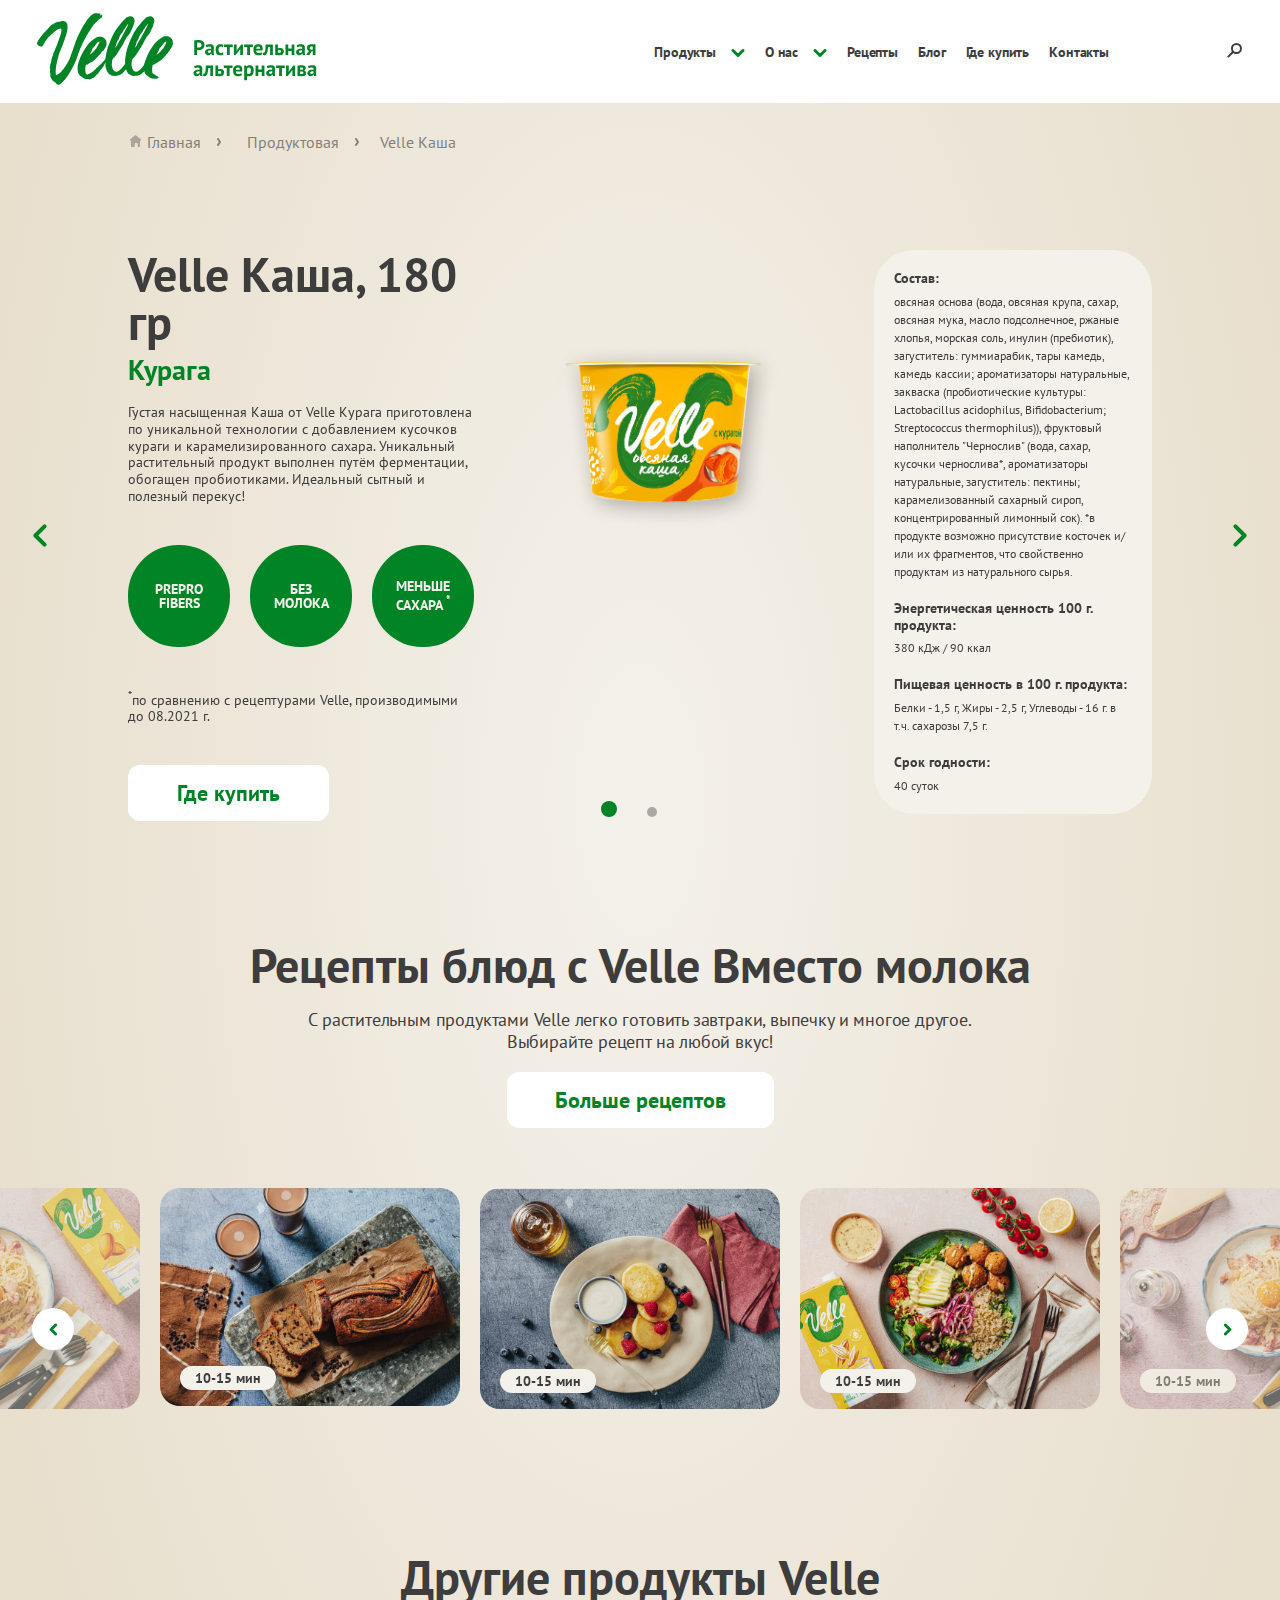
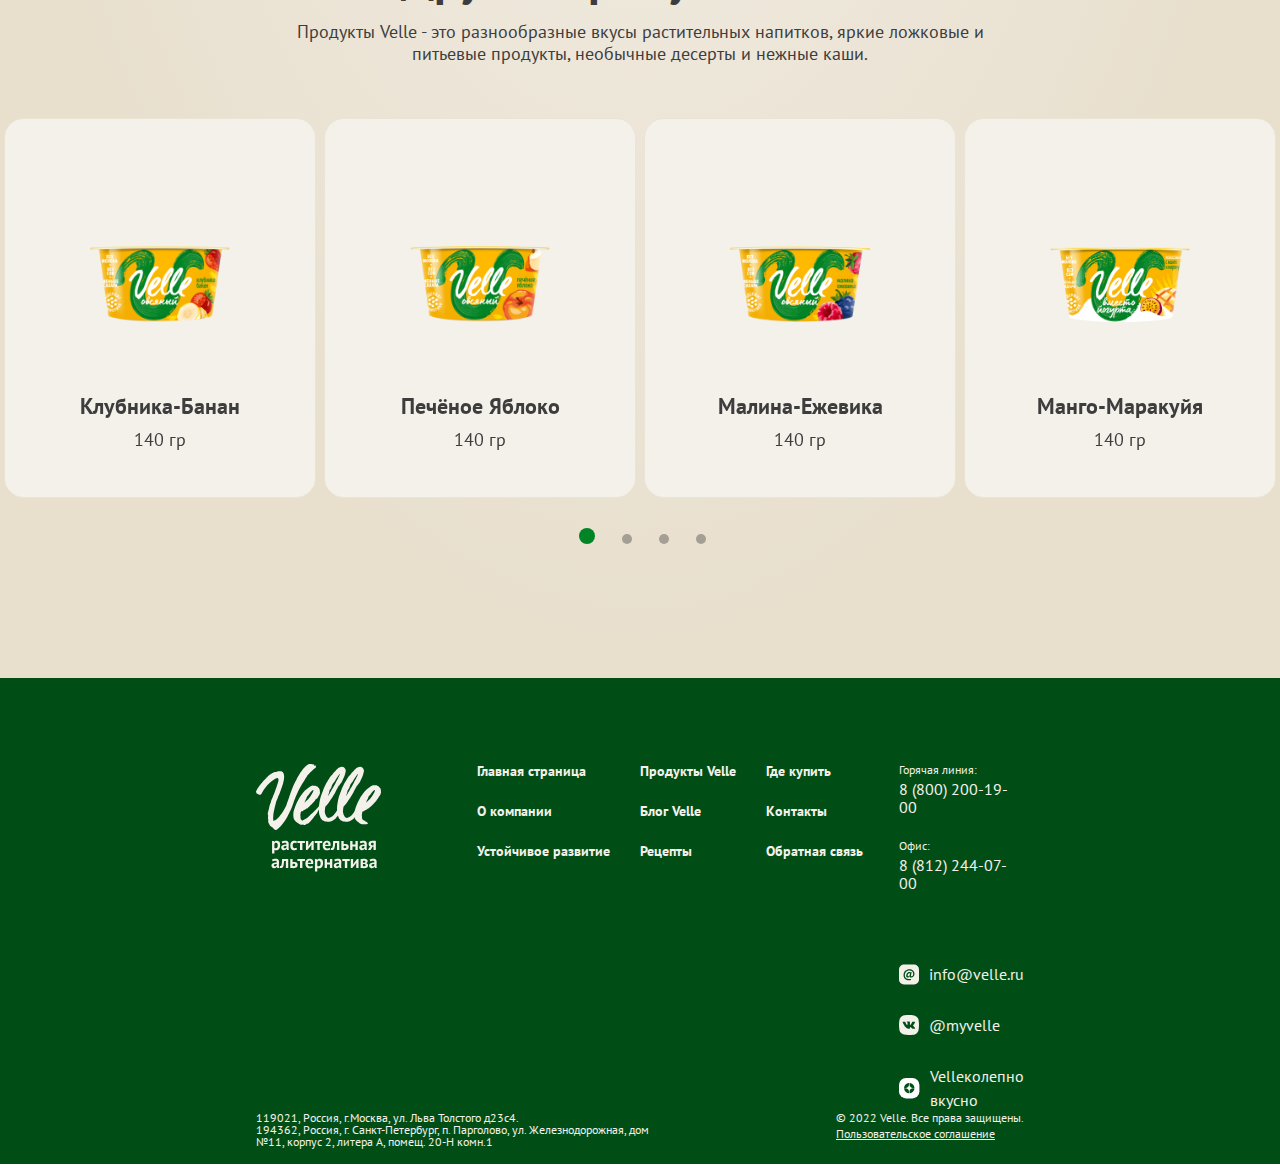
<file: products/kasha.html>
<!doctype html>
<html lang="ru">
<head>
    <meta charset="UTF-8">
    <meta name="viewport"
          content="width=device-width, user-scalable=no, initial-scale=1.0, maximum-scale=1.0, minimum-scale=1.0">
    <meta http-equiv="X-UA-Compatible" content="ie=edge">
    <title>Velle - Velleколепно вкусно</title>
    <link rel="stylesheet" href="../style/style.css">
    <link rel="stylesheet" href="../style/stylesheet.css">
    <link rel="shortcut icon" href="../favicon.svg" type="image/x-icon">
    <link rel="stylesheet" href="https://unpkg.com/swiper@8/swiper-bundle.min.css"/>
    <script src="https://cdnjs.cloudflare.com/ajax/libs/jquery/3.4.1/jquery.min.js"></script>
    <script src="https://unpkg.com/swiper@8/swiper-bundle.min.js"></script>
    <!-- Global site tag (gtag.js) - Google Analytics -->
    <script async src="https://www.googletagmanager.com/gtag/js?id=UA-208937930-1"></script>
    <script>
        window.dataLayer = window.dataLayer || [];

        function gtag() {
            dataLayer.push(arguments);
        }

        gtag('js', new Date());

        gtag('config', 'UA-208937930-1');
    </script>
    <!-- Yandex.Metrika counter -->
    <script type="text/javascript">
        (function (m, e, t, r, i, k, a) {
            m[i] = m[i] || function () {
                (m[i].a = m[i].a || []).push(arguments)
            };
            m[i].l = 1 * new Date();
            k = e.createElement(t), a = e.getElementsByTagName(t)[0], k.async = 1, k.src = r, a.parentNode.insertBefore(k, a)
        })
        (window, document, "script", "https://mc.yandex.ru/metrika/tag.js", "ym");

        ym(85695564, "init", {
            clickmap: true,
            trackLinks: true,
            accurateTrackBounce: true,
            webvisor: true
        });
    </script>
    <noscript>
        <div><img src="https://mc.yandex.ru/watch/85695564" style="position:absolute; left:-9999px;" alt=""/></div>
    </noscript>
    <!-- /Yandex.Metrika counter -->
    <script type="text/javascript">!function () {
        var t = document.createElement("script");
        t.type = "text/javascript", t.async = !0, t.src = 'https://vk.com/js/api/openapi.js?169', t.onload = function () {
            VK.Retargeting.Init("VK-RTRG-1370333-46NE2"), VK.Retargeting.Hit()
        }, document.head.appendChild(t)
    }();</script>
    <noscript><img src="https://vk.com/rtrg?p=VK-RTRG-1370333-46NE2" style="position:fixed; left:-999px;" alt=""/>
    </noscript>
</head>
<body>
<header>
    <div class="headerWrapper">
        <a href="../index.html">
            <img src="../images/logo_header.svg" alt="logo" class="logo">
        </a>
        <div class="headerMenu">
            <div class="item itemPassive">
                <a href="../products.html" class="popupMenu mainItem">
                    Продукты
                    <div class="line"></div>
                </a>
                <svg class="popupMenu" width="14" height="8" viewBox="0 0 14 8" fill="none"
                     xmlns="http://www.w3.org/2000/svg">
                    <path d="M12 1.5L7 6.5L2 1.5" stroke="#008425" stroke-width="3" stroke-linecap="round"
                          stroke-linejoin="round"/>
                </svg>

                <div class="headerPopup">
                    <div class="content">
                        <div class="item">
                            <div class="itemPic">
                                <a href="../products/vmestomoloka.html">
                                    <img src="../images/menu/menu1.png" alt="menu">
                                </a>
                            </div>
                            <div class="itemTitle">
                                <a href="../products/vmestomoloka.html">
                                    Velle Вместо молока
                                </a>
                            </div>
                            <a href="../products/vmestomoloka.html?1" class="headerlink">
                                Миндальное
                            </a>
                            <a href="../products/vmestomoloka.html?0" class="headerlink">
                                Овсяное
                            </a>
                            <a href="../products/vmestomoloka.html?2" class="headerlink">
                                Кокосовое
                            </a>
                            <a href="../products/vmestomoloka.html?3" class="headerlink">
                                Банановое
                            </a>
                        </div>
                        <div class="item">
                            <div class="itemPic">
                                <a href="../products/barista.html">
                                    <img src="../images/menu/menu2.png" alt="menu">
                                </a>
                            </div>
                            <div class="itemTitle">
                                <a href="../products/barista.html">Velle Barista</a>
                            </div>
                            <a href="../products/barista.html?1" class="headerlink">
                                Миндальное
                            </a>
                            <a href="../products/barista.html?3" class="headerlink">
                                Овсяное
                            </a>
                            <a href="../products/barista.html?0" class="headerlink">
                                Кокосовое
                            </a>
                            <a href="../products/barista.html?2" class="headerlink">
                                Банановое
                            </a>
                        </div>
                        <div class="item">
                            <div class="itemPic">
                                <a href="../products/pityevoyyogurt.html">
                                    <img src="../images/menu/menu3.png" alt="menu">
                                </a>
                            </div>
                            <div class="itemTitle">
                                <a href="../products/pityevoyyogurt.html">Velle Вместо питьевого йогурта</a>
                            </div>
                            <a href="../products/pityevoyyogurt.html?1" class="headerlink">
                                Облепиха
                            </a>
                            <a href="../products/pityevoyyogurt.html?3" class="headerlink">
                                Вишня
                            </a>
                            <a href="../products/pityevoyyogurt.html?6" class="headerlink">
                                Клубника-Земляника
                            </a>
                            <a href="../products/pityevoyyogurt.html?2" class="headerlink">
                                Малина
                            </a>
                            <a href="../products/pityevoyyogurt.html?0" class="headerlink">
                                Черника
                            </a>
                            <a href="../products/pityevoyyogurt.html?5" class="headerlink">
                                Гречишный
                            </a>
                            <a href="../products/pityevoyyogurt.html?4" class="headerlink">
                                Кокос
                            </a>
                        </div>
                        <div class="item">
                            <div class="itemPic">
                                <a href="../products/lozhkoviyyogurt.html">
                                    <img src="../images/menu/menu4.png" alt="menu">
                                </a>
                            </div>
                            <div class="itemTitle">
                                <a href="../products/lozhkoviyyogurt.html">Velle Вместо ложкового йогурта</a>
                            </div>
                            <a href="../products/lozhkoviyyogurt.html?2" class="headerlink">
                                Клубника-Банан
                            </a>
                            <a href="../products/lozhkoviyyogurt.html?3" class="headerlink">
                                Манго-Маракуйя
                            </a>
                            <a href="../products/lozhkoviyyogurt.html?1" class="headerlink">
                                Малина-Ежевика
                            </a>
                            <a href="../products/lozhkoviyyogurt.html?0" class="headerlink">
                                Печёное Яблоко
                            </a>
                        </div>
                        <div class="item">
                            <div class="itemPic">
                                <a href="../products/kasha.html">
                                    <img src="../images/menu/menu5.png" alt="menu">
                                </a>
                            </div>
                            <div class="itemTitle">
                                <a href="../products/kasha.html">Velle Каша</a>
                            </div>
                            <a href="../products/kasha.html?0" class="headerlink">
                                Курага
                            </a>
                            <a href="../products/kasha.html?1" class="headerlink">
                                Чернослив
                            </a>
                        </div>
                        <div class="item">
                            <div class="itemPic">
                                <a href="../products/dessert.html">
                                    <img src="../images/menu/menu6.png" alt="menu">
                                </a>
                            </div>
                            <div class="itemTitle">
                                <a href="../products/dessert.html">Velle Десерт</a>
                            </div>
                            <a href="../products/dessert.html?0" class="headerlink">
                                Соленая Карамель
                            </a>
                        </div>
                    </div>
                </div>
            </div>
            <div class="item itemLink aboutPassive">
                <a href="#" class="mainItem aboutMenu">
                    О нас
                    <div class="line"></div>
                </a>
                <svg class="aboutMenu" width="14" height="8" viewBox="0 0 14 8" fill="none"
                     xmlns="http://www.w3.org/2000/svg">
                    <path d="M12 1.5L7 6.5L2 1.5" stroke="#008425" stroke-width="3" stroke-linecap="round"
                          stroke-linejoin="round"/>
                </svg>
                <div class="aboutPopup closedAbout">
                    <a href="#" class="itemAbout itemLink">О компании</a>
                    <a href="#" class="itemAbout itemLink">Устойчивое развитие</a>
                </div>
            </div>
            <div class="item itemLink itemEmpty">
                <a href="#" class="mainItem">
                    Рецепты
                    <div class="line"></div>
                </a>
            </div>
            <div class="item itemLink itemEmpty">
                <a href="#" class="mainItem">
                    Блог
                    <div class="line"></div>
                </a>
            </div>
            <div class="item itemEmpty">
                <a href="../where.html" class="mainItem">
                    Где купить
                    <div class="line"></div>
                </a>
            </div>
            <div class="item itemEmpty">
                <a href="../contacts.html" class="mainItem">
                    Контакты
                    <div class="line"></div>
                </a>
            </div>
        </div>
        <button class="search">
            <svg width="15" height="15" viewBox="0 0 15 15" fill="none" xmlns="http://www.w3.org/2000/svg">
                <rect width="8.12965" height="1.90165" rx="0.950827"
                      transform="matrix(0.709482 -0.704723 0.709482 0.704723 0 13.6602)" fill="#3D3D3D"/>
                <circle cx="9.44287" cy="5.5" r="4.5" stroke="#3D3D3D" stroke-width="2"/>
            </svg>
        </button>
        <button class="burger">
            <svg width="18" height="15" viewBox="0 0 18 15" fill="none" xmlns="http://www.w3.org/2000/svg">
                <rect width="18" height="3" rx="1.5" fill="#3D3D3D"/>
                <rect y="6" width="18" height="3" rx="1.5" fill="#3D3D3D"/>
                <rect y="12" width="18" height="3" rx="1.5" fill="#3D3D3D"/>
            </svg>
        </button>
        <button class="closeBurger">
            <svg width="17" height="15" viewBox="0 0 17 15" fill="none" xmlns="http://www.w3.org/2000/svg">
                <rect x="2.06979" y="0.565796" width="18.5" height="3" rx="1.5" transform="rotate(40 2.06979 0.565796)"
                      fill="#3D3D3D"/>
                <rect y="12.213" width="18.5" height="3" rx="1.5" transform="rotate(-40 0 12.213)" fill="#3D3D3D"/>
            </svg>
        </button>
    </div>
    <div class="mWrapper">
        <div class="item mobMenuProducts">
            <a href="#" class="">Продукты</a>
            <svg width="14" height="8" viewBox="0 0 14 8" fill="none" xmlns="http://www.w3.org/2000/svg">
                <path d="M12 1.5L7 6.5L2 1.5" stroke="#008425" stroke-width="3" stroke-linecap="round"
                      stroke-linejoin="round"/>
            </svg>
        </div>
        <div class="subItems">
            <a href="../products.html#vmestomoloka" class="">
                Velle Вместо молока
            </a>
            <a href="../products.html#barista" class="">
                Velle Barista
            </a>
            <a href="../products.html#pityevoyyougurt" class="">
                Velle Вместо питьевого йогурта
            </a>
            <a href="../products.html#lozhkoviyyogurt" class="">
                Velle Вместо ложкового йогурта
            </a>
            <a href="../products.html#kasha" class="">
                Velle Каша
            </a>
            <a href="../products.html#dessert" class="">
                Velle Десерт
            </a>
        </div>
        <div class="item mobAboutProducts">
            <a href="#" class="itemLink">О нас</a>
            <svg width="14" height="8" viewBox="0 0 14 8" fill="none" xmlns="http://www.w3.org/2000/svg">
                <path d="M12 1.5L7 6.5L2 1.5" stroke="#008425" stroke-width="3" stroke-linecap="round"
                      stroke-linejoin="round"/>
            </svg>
        </div>
        <div class="subAbout">
            <a href="#" class="itemLink">
                О компании
            </a>
            <a href="#" class="itemLink">
                Устойчивое развитие
            </a>
        </div>
        <div class="item">
            <a href="#" class="itemLink">Рецепты</a>
        </div>
        <div class="item">
            <a href="#" class="itemLink">Блог</a>
        </div>
        <div class="item">
            <a href="../where.html">Где купить</a>
        </div>
        <div class="item">
            <a href="../contacts.html">Контакты</a>
        </div>
    </div>
</header>
<main class="mainCards">
    <nav>
        <div class="navItem">
            <svg width="14" height="14" viewBox="0 0 14 14" fill="none" xmlns="http://www.w3.org/2000/svg">
                <g opacity="0.6" clip-path="url(#clip0_300_1497)">
                    <path d="M3 5C3 4.44772 3.44772 4 4 4H11C11.5523 4 12 4.44772 12 5V11C12 11.5523 11.5523 12 11 12H10.75C10.1977 12 9.75 11.5523 9.75 11V9C9.75 8.44772 9.30228 8 8.75 8H7.75C7.19772 8 6.75 8.44772 6.75 9V11C6.75 11.5523 6.30228 12 5.75 12H4C3.44772 12 3 11.5523 3 11V5Z"
                          fill="#3D3D3D"/>
                    <path d="M6.8682 0.514968C7.23604 0.215145 7.76396 0.215145 8.1318 0.514967L12.6834 4.22487C13.4125 4.81921 12.9923 6 12.0516 6H2.94844C2.00772 6 1.58746 4.81921 2.31664 4.22487L6.8682 0.514968Z"
                          fill="#3D3D3D"/>
                </g>
                <defs>
                    <clipPath id="clip0_300_1497">
                        <rect width="14" height="14" fill="white"/>
                    </clipPath>
                </defs>
            </svg>
            <a href="../index.html">Главная</a>
            <svg width="4" height="8" viewBox="0 0 4 8" fill="none" xmlns="http://www.w3.org/2000/svg">
                <path d="M1 1L3 4L1 7" stroke="#3D3D3D" stroke-width="2" stroke-linecap="round"
                      stroke-linejoin="round"/>
            </svg>
        </div>
        <div class="navItem">
            <a href="../products.html">Продуктовая</a>
            <svg width="4" height="8" viewBox="0 0 4 8" fill="none" xmlns="http://www.w3.org/2000/svg">
                <path d="M1 1L3 4L1 7" stroke="#3D3D3D" stroke-width="2" stroke-linecap="round"
                      stroke-linejoin="round"/>
            </svg>
        </div>
        <div class="navItem">
            <p>Velle Каша</p>
        </div>
    </nav>
    <div class="cardPage">
        <div class="banner">
            <div class="cardSlider swiper">
                <!-- Additional required wrapper -->
                <div class="swiper-wrapper">
                    <!-- Slides -->
                    <div class="swiper-slide" id="kuraga">
                        <div class="slideContent">
                            <div class="description">
                                <div class="title">
                                    Velle Каша, 180 гр
                                </div>
                                <div class="subtitle">
                                    Курага
                                </div>
                                <div class="text">
                                    Густая насыщенная Каша от Velle Курага приготовлена по уникальной технологии с добавлением кусочков кураги и карамелизированного сахара. Уникальный растительный продукт  выполнен путём ферментации, обогащен пробиотиками. Идеальный сытный и полезный перекус!
                                </div>
                                <div class="tags">
                                    <div class="tag">
                                        <p>
                                            PrePro <br> fibers
                                        </p>
                                    </div>
                                    <div class="tag">
                                        <p>
                                            Без <br> молока
                                        </p>
                                    </div>
                                    <div class="tag">
                                        <p>
                                            Меньше <br> сахара <sup>*</sup>
                                        </p>
                                    </div>
                                </div>
                                <div class="footnote">
                                    <sup>*</sup>по сравнению с рецептурами Velle, производимыми до 08.2021 г.
                                </div>
                                <div class="buttons">
                                    <button class="more comp">
                                        Состав
                                    </button>
                                    <button class="more">
                                        Где купить
                                    </button>
                                </div>
                            </div>
                            <div class="pic">
                                <img src="../images/products/porridge/porridge1.png" alt="product">
                            </div>
                            <div class="compound">
                                <p>Состав:</p>
                                <span>
                                    овсяная основа (вода, овсяная крупа, сахар, овсяная мука, масло подсолнечное, ржаные хлопья, морская соль, инулин (пребиотик), загуститель: гуммиарабик, тары камедь, камедь кассии; ароматизаторы натуральные, закваска (пробиотические культуры: Lactobacillus acidophilus, Bifidobacterium; Streptococcus thermophilus)), фруктовый наполнитель "Чернослив" (вода, сахар, кусочки чернослива*, ароматизаторы натуральные, загуститель: пектины; карамелизованный сахарный сироп, концентрированный лимонный сок). *в продукте возможно присутствие косточек и/или их фрагментов, что свойственно продуктам из натурального сырья.
                                </span>
                                <p>Энергетическая ценность 100 г. продукта: </p>
                                <span>
                                    380 кДж / 90 ккал
                                </span>
                                <p>Пищевая ценность в 100 г. продукта:</p>
                                <span>
                                    Белки - 1,5 г,  Жиры - 2,5 г,   Углеводы - 16 г. в т.ч. сахарозы 7,5 г.
                                </span>
                                <p>Срок годности:</p>
                                <span>
                                    40 суток
                                </span>
                            </div>
                        </div>
                    </div>
                    <div class="swiper-slide" id="chernosliv">
                        <div class="slideContent">
                            <div class="description">
                                <div class="title">
                                    Velle Каша, 180 гр
                                </div>
                                <div class="subtitle">
                                    Чернослив
                                </div>
                                <div class="text">
                                    Растительная Каша от Velle Чернослив на овсяной основе с добавлением кусочков ароматного чернослива с нотками карамельного сахарного сиропа - идеально подходит в качестве перекуса! Ферментированный продукт с добавлением пробиотиков - вкусный и полезный выбор!
                                </div>
                                <div class="tags">
                                    <div class="tag">
                                        <p>
                                            PrePro <br> fibers
                                        </p>
                                    </div>
                                    <div class="tag">
                                        <p>
                                            Без <br> молока
                                        </p>
                                    </div>
                                    <div class="tag">
                                        <p>
                                            Меньше <br> сахара <sup>*</sup>
                                        </p>
                                    </div>
                                </div>
                                <div class="footnote">
                                    <sup>*</sup>по сравнению с рецептурами Velle, производимыми до 08.2021 г.
                                </div>
                                <div class="buttons">
                                    <button class="more comp">
                                        Состав
                                    </button>
                                    <div class="buttons">
                                        <button class="more comp">
                                            Состав
                                        </button>
                                        <a href="../where.html">
                                            <button class="more">
                                                Где купить
                                            </button>
                                        </a>
                                    </div>
                                </div>
                            </div>
                            <div class="pic">
                                <img src="../images/products/porridge/porridge1.png" alt="product">
                            </div>
                            <div class="compound">
                                <p>Состав:</p>
                                <span>
                                    овсяная основа (вода, овсяная крупа, сахар, овсяная мука, масло подсолнечное, ржаные хлопья, морская соль, инулин (пребиотик), загуститель: гуммиарабик, тары камедь, камедь кассии; ароматизаторы натуральные, закваска (пробиотические культуры: Lactobacillus acidophilus, Bifidobacterium; Streptococcus thermophilus)), фруктовый наполнитель "Чернослив" (вода, сахар, кусочки чернослива*, ароматизаторы натуральные, загуститель: пектины; карамелизованный сахарный сироп, концентрированный лимонный сок). *в продукте возможно присутствие косточек и/или их фрагментов, что свойственно продуктам из натурального сырья.
                                </span>
                                <p>Энергетическая ценность 100 г. продукта: </p>
                                <span>
                                    380 кДж / 90 ккал
                                </span>
                                <p>Пищевая ценность в 100 г. продукта:</p>
                                <span>
                                    Белки - 1,5 г,  Жиры - 2,5 г,   Углеводы - 16 г. в т.ч. сахарозы 8,5 г.
                                </span>
                                <p>Срок годности:</p>
                                <span>
                                    40 суток
                                </span>
                            </div>
                        </div>
                    </div>
                </div>
                <!-- If we need pagination -->
                <div class="swiper-pagination main-pagination"></div>
                <div class="prev-arrow">
                    <svg width="14" height="23" viewBox="0 0 14 23" fill="none" xmlns="http://www.w3.org/2000/svg">
                        <path d="M11.55 20.6499L2.40002 11.4999L11.55 2.34991" stroke="#008425" stroke-width="4"
                              stroke-linecap="round" stroke-linejoin="round"/>
                    </svg>
                </div>
                <div class="next-arrow">
                    <svg width="14" height="23" viewBox="0 0 14 23" fill="none" xmlns="http://www.w3.org/2000/svg">
                        <path d="M2.44998 2.3501L11.6 11.5001L2.44997 20.6501" stroke="#008425" stroke-width="4"
                              stroke-linecap="round" stroke-linejoin="round"/>
                    </svg>
                </div>
            </div>
        </div>
        <div class="recipes">
            <div class="title">
                Рецепты блюд с Velle Вместо молока
            </div>
            <div class="subtitle">
                С растительным продуктами Velle легко готовить завтраки, выпечку и многое другое. <br>
                Выбирайте рецепт на любой вкус!
            </div>
            <button class="more">
                Больше рецептов
            </button>
            <div class="recipesSlider">
                <div class="swiper-wrapper">
                    <!-- Slides -->
                    <div class="swiper-slide">
                        <div class="recipeCard">
                            <div class="item">
                                <div class="mask">
                                    <div class="maskTitle">
                                        Сырники
                                    </div>
                                    <button class="itemLink">
                                        <svg width="52" height="26" viewBox="0 0 52 26" fill="none"
                                             xmlns="http://www.w3.org/2000/svg">
                                            <g filter="url(#filter0_i_186_4332)">
                                                <g clip-path="url(#clip0_186_4332)">
                                                    <rect width="52" height="26" rx="13" fill="#F4B223"/>
                                                    <path d="M24 8.5L28 13L24 17.5" stroke="#008425" stroke-width="3"
                                                          stroke-linecap="round" stroke-linejoin="round"/>
                                                </g>
                                            </g>
                                            <defs>
                                                <filter id="filter0_i_186_4332" x="0" y="0" width="52" height="26"
                                                        filterUnits="userSpaceOnUse" color-interpolation-filters="sRGB">
                                                    <feFlood flood-opacity="0" result="BackgroundImageFix"/>
                                                    <feBlend mode="normal" in="SourceGraphic" in2="BackgroundImageFix"
                                                             result="shape"/>
                                                    <feColorMatrix in="SourceAlpha" type="matrix"
                                                                   values="0 0 0 0 0 0 0 0 0 0 0 0 0 0 0 0 0 0 127 0"
                                                                   result="hardAlpha"/>
                                                    <feOffset/>
                                                    <feGaussianBlur stdDeviation="5"/>
                                                    <feComposite in2="hardAlpha" operator="arithmetic" k2="-1" k3="1"/>
                                                    <feColorMatrix type="matrix"
                                                                   values="0 0 0 0 0 0 0 0 0 0 0 0 0 0 0 0 0 0 0.25 0"/>
                                                    <feBlend mode="normal" in2="shape"
                                                             result="effect1_innerShadow_186_4332"/>
                                                </filter>
                                                <clipPath id="clip0_186_4332">
                                                    <rect width="52" height="26" rx="13" fill="white"/>
                                                </clipPath>
                                            </defs>
                                        </svg>
                                    </button>
                                </div>
                                <img src="../images/gallery1.png" alt="item">
                                <div class="bottom">
                                    <div class="bottomItem">10-15 мин</div>
                                </div>
                            </div>
                        </div>
                    </div>
                    <div class="swiper-slide">
                        <div class="recipeCard">
                            <div class="item">
                                <div class="mask">
                                    <div class="maskTitle">
                                        Салат с фалафелем
                                    </div>
                                    <button class="itemLink">
                                        <svg width="52" height="26" viewBox="0 0 52 26" fill="none"
                                             xmlns="http://www.w3.org/2000/svg">
                                            <g filter="url(#filter0_i_186_4332)">
                                                <g clip-path="url(#clip0_186_4332)">
                                                    <rect width="52" height="26" rx="13" fill="#F4B223"/>
                                                    <path d="M24 8.5L28 13L24 17.5" stroke="#008425" stroke-width="3"
                                                          stroke-linecap="round" stroke-linejoin="round"/>
                                                </g>
                                            </g>
                                            <defs>
                                                <filter id="filter0_i_186_4332" x="0" y="0" width="52" height="26"
                                                        filterUnits="userSpaceOnUse" color-interpolation-filters="sRGB">
                                                    <feFlood flood-opacity="0" result="BackgroundImageFix"/>
                                                    <feBlend mode="normal" in="SourceGraphic" in2="BackgroundImageFix"
                                                             result="shape"/>
                                                    <feColorMatrix in="SourceAlpha" type="matrix"
                                                                   values="0 0 0 0 0 0 0 0 0 0 0 0 0 0 0 0 0 0 127 0"
                                                                   result="hardAlpha"/>
                                                    <feOffset/>
                                                    <feGaussianBlur stdDeviation="5"/>
                                                    <feComposite in2="hardAlpha" operator="arithmetic" k2="-1" k3="1"/>
                                                    <feColorMatrix type="matrix"
                                                                   values="0 0 0 0 0 0 0 0 0 0 0 0 0 0 0 0 0 0 0.25 0"/>
                                                    <feBlend mode="normal" in2="shape"
                                                             result="effect1_innerShadow_186_4332"/>
                                                </filter>
                                                <clipPath id="clip0_186_4332">
                                                    <rect width="52" height="26" rx="13" fill="white"/>
                                                </clipPath>
                                            </defs>
                                        </svg>
                                    </button>
                                </div>
                                <img src="../images/gallery2.png" alt="item">
                                <div class="bottom">
                                    <div class="bottomItem">10-15 мин</div>
                                </div>
                            </div>
                        </div>
                    </div>
                    <div class="swiper-slide">
                        <div class="recipeCard">
                            <div class="item">
                                <div class="mask">
                                    <div class="maskTitle">
                                        Паста карбонара
                                    </div>
                                    <button class="itemLink">
                                        <svg width="52" height="26" viewBox="0 0 52 26" fill="none"
                                             xmlns="http://www.w3.org/2000/svg">
                                            <g filter="url(#filter0_i_186_4332)">
                                                <g clip-path="url(#clip0_186_4332)">
                                                    <rect width="52" height="26" rx="13" fill="#F4B223"/>
                                                    <path d="M24 8.5L28 13L24 17.5" stroke="#008425" stroke-width="3"
                                                          stroke-linecap="round" stroke-linejoin="round"/>
                                                </g>
                                            </g>
                                            <defs>
                                                <filter id="filter0_i_186_4332" x="0" y="0" width="52" height="26"
                                                        filterUnits="userSpaceOnUse" color-interpolation-filters="sRGB">
                                                    <feFlood flood-opacity="0" result="BackgroundImageFix"/>
                                                    <feBlend mode="normal" in="SourceGraphic" in2="BackgroundImageFix"
                                                             result="shape"/>
                                                    <feColorMatrix in="SourceAlpha" type="matrix"
                                                                   values="0 0 0 0 0 0 0 0 0 0 0 0 0 0 0 0 0 0 127 0"
                                                                   result="hardAlpha"/>
                                                    <feOffset/>
                                                    <feGaussianBlur stdDeviation="5"/>
                                                    <feComposite in2="hardAlpha" operator="arithmetic" k2="-1" k3="1"/>
                                                    <feColorMatrix type="matrix"
                                                                   values="0 0 0 0 0 0 0 0 0 0 0 0 0 0 0 0 0 0 0.25 0"/>
                                                    <feBlend mode="normal" in2="shape"
                                                             result="effect1_innerShadow_186_4332"/>
                                                </filter>
                                                <clipPath id="clip0_186_4332">
                                                    <rect width="52" height="26" rx="13" fill="white"/>
                                                </clipPath>
                                            </defs>
                                        </svg>
                                    </button>
                                </div>
                                <img src="../images/gallery3.png" alt="item">
                                <div class="bottom">
                                    <div class="bottomItem">10-15 мин</div>
                                </div>
                            </div>
                        </div>
                    </div>
                    <div class="swiper-slide">
                        <div class="recipeCard">
                            <div class="item">
                                <div class="mask">
                                    <div class="maskTitle">
                                        Шоколадный кекс
                                    </div>
                                    <button class="itemLink">
                                        <svg width="52" height="26" viewBox="0 0 52 26" fill="none"
                                             xmlns="http://www.w3.org/2000/svg">
                                            <g filter="url(#filter0_i_186_4332)">
                                                <g clip-path="url(#clip0_186_4332)">
                                                    <rect width="52" height="26" rx="13" fill="#F4B223"/>
                                                    <path d="M24 8.5L28 13L24 17.5" stroke="#008425" stroke-width="3"
                                                          stroke-linecap="round" stroke-linejoin="round"/>
                                                </g>
                                            </g>
                                            <defs>
                                                <filter id="filter0_i_186_4332" x="0" y="0" width="52" height="26"
                                                        filterUnits="userSpaceOnUse" color-interpolation-filters="sRGB">
                                                    <feFlood flood-opacity="0" result="BackgroundImageFix"/>
                                                    <feBlend mode="normal" in="SourceGraphic" in2="BackgroundImageFix"
                                                             result="shape"/>
                                                    <feColorMatrix in="SourceAlpha" type="matrix"
                                                                   values="0 0 0 0 0 0 0 0 0 0 0 0 0 0 0 0 0 0 127 0"
                                                                   result="hardAlpha"/>
                                                    <feOffset/>
                                                    <feGaussianBlur stdDeviation="5"/>
                                                    <feComposite in2="hardAlpha" operator="arithmetic" k2="-1" k3="1"/>
                                                    <feColorMatrix type="matrix"
                                                                   values="0 0 0 0 0 0 0 0 0 0 0 0 0 0 0 0 0 0 0.25 0"/>
                                                    <feBlend mode="normal" in2="shape"
                                                             result="effect1_innerShadow_186_4332"/>
                                                </filter>
                                                <clipPath id="clip0_186_4332">
                                                    <rect width="52" height="26" rx="13" fill="white"/>
                                                </clipPath>
                                            </defs>
                                        </svg>
                                    </button>
                                </div>
                                <img src="../images/gallery4.png" alt="item">
                                <div class="bottom">
                                    <div class="bottomItem">10-15 мин</div>
                                </div>
                            </div>
                        </div>
                    </div>
                </div>
                <!-- If we need navigation buttons -->
                <div class="navigation">
                    <div class="prev-recipe recipe-arrow">
                        <svg width="9" height="13" viewBox="0 0 9 13" fill="none" xmlns="http://www.w3.org/2000/svg">
                            <path d="M6.625 11L2.125 6.5L6.625 2" stroke="#008425" stroke-width="3" stroke-linecap="round" stroke-linejoin="round"/>
                        </svg>
                    </div>
                    <div class="next-recipe recipe-arrow">
                        <svg width="9" height="13" viewBox="0 0 9 13" fill="none" xmlns="http://www.w3.org/2000/svg">
                            <path d="M2.375 2L6.875 6.5L2.375 11" stroke="#008425" stroke-width="3" stroke-linecap="round" stroke-linejoin="round"/>
                        </svg>
                    </div>
                </div>
            </div>
        </div>
        <div class="other">
            <div class="title">
                Другие продукты Velle
            </div>
            <div class="subtitle">
                Продукты Velle - это разнообразные вкусы растительных напитков, яркие ложковые и питьевые продукты, необычные десерты и нежные каши.
            </div>
            <div class="otherSlider">
                <!-- Additional required wrapper -->
                <div class="swiper-wrapper">
                    <!-- Slides -->
                    <div class="swiper-slide">
                        <div class="contentItem">
                            <a class="otherLink" href="./lozhkoviyyogurt.html#klubnika"></a>
                            <img src="../images/products/product16.png" class="productPic" alt="product">
                            <div class="itemTitle">
                                Клубника-Банан
                            </div>
                            <div class="volume">
                                140 гр
                            </div>
                        </div>
                    </div>
                    <div class="swiper-slide">
                        <div class="contentItem">
                            <a class="otherLink" href="./lozhkoviyyogurt.html#yabloko"></a>
                            <img src="../images/products/product17.png" class="productPic" alt="product">
                            <div class="itemTitle">
                                Печёное Яблоко
                            </div>
                            <div class="volume">
                                140 гр
                            </div>
                        </div>
                    </div>
                    <div class="swiper-slide">
                        <div class="contentItem">
                            <a class="otherLink" href="./lozhkoviyyogurt.html#malina"></a>
                            <img src="../images/products/product18.png" class="productPic" alt="product">
                            <div class="itemTitle">
                                Малина-Ежевика
                            </div>
                            <div class="volume">
                                140 гр
                            </div>
                        </div>
                    </div>
                    <div class="swiper-slide">
                        <div class="contentItem">
                            <a class="otherLink" href="./lozhkoviyyogurt.html#mango"></a>
                            <img src="../images/products/product19.png" class="productPic" alt="product">
                            <div class="itemTitle">
                                Манго-Маракуйя
                            </div>
                            <div class="volume">
                                140 гр
                            </div>
                        </div>
                    </div>
                </div>
                <div class="swiper-pagination other-pagination"></div>
            </div>
        </div>
    </div>
</main>
<footer>
    <div class="footerContent">
        <div class="topContent">
            <img src="../images/logo_footer.svg" href="index.html" alt="logo" class="logo">
            <div class="menu">
                <a href="../index.html" class="item">
                    Главная страница
                </a>
                <a href="#" class="item itemLink">
                    О компании
                </a>
                <a href="#" class="item itemLink">
                    Устойчивое развитие
                </a>
                <a href="../products.html" class="item">
                    Продукты Velle
                </a>
                <a href="#" class="item itemLink">
                    Блог Velle
                </a>
                <a href="#" class="item itemLink">
                    Рецепты
                </a>
                <a href="../where.html" class="item">
                    Где купить
                </a>
                <a href="../contacts.html" class="item">
                    Контакты
                </a>
                <a href="#" class="item itemLink">
                    Обратная связь
                </a>
            </div>
            <div class="info">
                <div class="phoneItem">
                    <p>
                        Горячая линия:
                    </p>
                    <a href="tel:+78002001900">8 (800) 200-19-00</a>
                </div>
                <div class="phoneItem">
                    <p>
                        Офис:
                    </p>
                    <a href="tel:+78122440700">8 (812) 244-07-00</a>
                </div>
                <div class="social">
                    <img src="../images/mail.svg" alt="social">
                    <a target="_blank" href="mailto:info@velle.ru">info@velle.ru</a>
                </div>
                <div class="social">
                    <img src="../images/vk.svg" alt="social">
                    <a target="_blank" href="https://vk.com/myvelle">@myvelle</a>
                </div>
                <div class="social">
                    <img src="../images/blog.svg" alt="social">
                    <a target="_blank" href="https://zen.yandex.ru/id/61cc1ecd6a88387bc25af8ad">Velleколепно вкусно</a>
                </div>
            </div>
        </div>
        <div class="bottomContent">
            <div class="address">
                <p>119021, Россия, г.Москва, ул. Льва Толстого д23с4.</p>
                <p>194362, Россия, г. Санкт-Петербург, п. Парголово, ул. Железнодорожная, дом №11, корпус 2, литера А,
                    помещ. 20-H комн.1</p>
            </div>
            <div class="copyright">
                <p>© 2022 Velle. Все права защищены.</p>
                <a href="../politics.pdf" download>Пользовательское соглашение</a>
            </div>
        </div>
    </div>
    <div class="mFooterContent">
        <div class="menu">
            <a href="../index.html" class="item">
                Главная страница
            </a>
            <a href="#" class="item itemLink">
                О компании
            </a>
            <a href="#" class="item itemLink">
                Устойчивое развитие
            </a>
            <a href="../products.html" class="item itemLink">
                Продукты Velle
            </a>
            <a href="#" class="item itemLink">
                Блог Velle
            </a>
            <a href="#" class="item itemLink">
                Рецепты
            </a>
            <a href="../where.html" class="item">
                Где купить
            </a>
            <a href="../contacts.html" class="item">
                Контакты
            </a>
            <a href="#" class="item itemLink">
                Обратная связь
            </a>

            <div class="copyright">
                <p>© 2022 Velle. Все права защищены.</p>
                <a href="../politics.pdf" download>Пользовательское соглашение</a>
            </div>
        </div>
        <div class="info">
            <div class="phoneItem">
                <p>
                    Горячая линия:
                </p>
                <a href="tel:+78002001900">8 (800) 200-19-00</a>
            </div>
            <div class="phoneItem">
                <p>
                    Офис:
                </p>
                <a href="tel:+78122440700">8 (812) 244-07-00</a>
            </div>
            <div class="social">
                <img src="../images/mail.svg" alt="social">
                <a href="mailto:info@velle.ru">info@velle.ru</a>
            </div>
            <div class="social">
                <img src="../images/vk.svg" alt="social">
                <a href="https://vk.com/myvelle">@myvelle</a>
            </div>
            <div class="social">
                <img src="../images/blog.svg" alt="social">
                <a href="https://zen.yandex.ru/id/61cc1ecd6a88387bc25af8ad">Velleколепно вкусно</a>
            </div>
            <div class="address">
                <p>119021, Россия, г.Москва, ул. Льва Толстого д23с4.</p>
                <p>194362, Россия, г. Санкт-Петербург, п. Парголово, ул. Железнодорожная, дом №11, корпус 2, литера А,
                    помещ. 20-H комн.1</p>
            </div>
        </div>
        <svg class="mLogo" width="58" height="49" viewBox="0 0 58 49" fill="none" xmlns="http://www.w3.org/2000/svg">
            <path d="M29.5123 18.6648C29.8167 18.6648 29.9182 18.8001 29.7491 19.1046C29.6814 19.2399 29.6138 19.3414 29.5799 19.4767C29.5461 19.612 29.5123 19.7135 29.4446 19.8488C29.377 19.9842 29.3431 20.0856 29.3093 20.1533C29.2755 20.221 29.2078 20.3225 29.174 20.4239C29.1063 20.5254 29.0725 20.5931 29.0048 20.6607C28.9372 20.7284 28.9034 20.7961 28.8357 20.8637C28.768 20.9652 28.7342 21.0329 28.6666 21.1344C28.5989 21.202 28.5651 21.3035 28.4974 21.4388C28.4297 21.5741 28.3283 21.7095 28.2606 21.8448C28.1929 22.0139 28.0915 22.1492 28.0576 22.2507C28.0238 22.2845 27.99 22.3522 27.99 22.386C27.9561 22.4199 27.9223 22.4537 27.9223 22.5214C27.6855 22.792 27.4825 23.0288 27.2796 23.2994C27.0766 23.5362 26.8398 23.8069 26.6368 24.0775C26.5353 24.2128 26.4338 24.3143 26.3662 24.4496C26.2985 24.5849 26.197 24.7203 26.0955 24.8556C25.8587 25.1939 25.6219 25.4983 25.3513 25.769C25.0807 26.0396 24.81 26.3441 24.5056 26.6485C24.3702 26.8177 24.2011 26.953 23.9981 27.0883C23.7951 27.2236 23.5922 27.3251 23.3215 27.3589C23.22 27.3928 23.1186 27.4266 23.0509 27.4943C22.9832 27.5619 22.9156 27.5957 22.8141 27.6634C22.5773 27.8325 22.3067 27.9002 22.0699 27.9002C22.0022 27.8664 21.9007 27.8664 21.833 27.8664C21.7654 27.8664 21.6639 27.8664 21.5962 27.8325C21.4948 27.7987 21.3933 27.7987 21.2918 27.7649C21.1903 27.7311 21.0888 27.7311 20.9197 27.7649C20.6829 27.7987 20.446 27.7649 20.2092 27.6634C19.9724 27.5619 19.7018 27.4266 19.465 27.2913C19.2282 27.1221 18.9914 26.953 18.7884 26.7838C18.5854 26.6147 18.3825 26.4455 18.2133 26.3441C17.875 26.0734 17.6382 25.769 17.4691 25.4307C17.2999 25.0924 17.1984 24.7203 17.1646 24.3481C17.097 23.8407 17.0631 23.2994 17.097 22.8258C17.1308 22.3184 17.1984 21.8109 17.3338 21.3373C17.5706 20.4916 17.8412 19.6459 18.1795 18.834C18.5178 18.0221 18.9237 17.2102 19.3297 16.4321C19.6341 15.8232 19.9724 15.2819 20.3446 14.7406C20.7167 14.1994 21.1226 13.6581 21.5286 13.1168C22.1037 12.4064 22.7126 11.7975 23.423 11.3239C23.5245 11.2562 23.626 11.1886 23.7275 11.0871C23.7951 11.0194 23.8966 10.9179 24.0319 10.8503C24.5394 10.4781 25.0807 10.1737 25.6219 9.9707C25.8249 9.90304 25.9602 9.86921 26.0955 9.90304C26.3323 9.93687 26.603 9.9707 26.8736 9.9707C27.1442 9.9707 27.381 10.0045 27.6178 10.1398C27.7532 10.2075 27.8885 10.2752 28.0576 10.3428C28.2268 10.4105 28.3283 10.512 28.4636 10.6811C28.5312 10.8164 28.5989 10.9179 28.7004 11.0194C28.8019 11.1209 28.9034 11.2224 28.971 11.3577C29.0387 11.493 29.1063 11.5945 29.1402 11.7298C29.174 11.8651 29.2078 11.9666 29.2078 12.1019C29.2417 12.2373 29.2416 12.3726 29.2416 12.5417C29.2416 12.677 29.2416 12.8124 29.3093 12.9815C29.3431 13.1168 29.3093 13.2521 29.2416 13.4213C29.174 13.5566 29.1402 13.6581 29.1402 13.7596C29.1402 13.8611 29.1063 13.9626 29.0387 14.0979C29.0387 14.1317 29.0048 14.1994 28.971 14.2332C28.7342 14.5038 28.5651 14.8083 28.3959 15.0789C28.2268 15.3496 28.0576 15.654 27.8547 15.9585L27.584 15.9246C27.4825 16.06 27.3472 16.1615 27.2457 16.2968C27.1442 16.4321 27.0427 16.5674 27.0089 16.7366C26.9751 16.838 26.9413 16.9057 26.8398 16.9734C26.7721 17.041 26.6706 17.1087 26.6368 17.1763C26.4 17.4131 26.197 17.6499 25.994 17.8867C25.7911 18.1236 25.5543 18.3604 25.3513 18.5972C25.0807 18.8678 24.81 19.1046 24.5394 19.3752C24.3026 19.612 23.9981 19.8827 23.6937 20.1195C23.5583 20.2548 23.3892 20.3563 23.22 20.4239C23.0509 20.4916 22.8818 20.5931 22.7126 20.6946C22.4758 20.8299 22.239 20.9652 22.0022 21.1005C21.7654 21.2697 21.5624 21.405 21.3256 21.5741C21.2579 21.608 21.2579 21.608 21.2579 21.6418C21.2579 21.6418 21.2241 21.6756 21.1903 21.6756C20.7505 21.7095 20.5137 21.8786 20.4799 22.2507C20.446 22.5214 20.4122 22.7582 20.3446 23.0288C20.2769 23.2656 20.2769 23.5362 20.3446 23.8069C20.3784 23.9422 20.3784 24.0775 20.3784 24.2466C20.3784 24.382 20.3784 24.5173 20.3784 24.6864C20.3784 24.8894 20.4122 25.0585 20.5137 25.2277V25.2615C20.5814 25.2954 20.649 25.3968 20.7505 25.5322C20.8182 25.566 20.8182 25.5998 20.8182 25.6336C20.852 25.6336 20.8858 25.6336 20.8858 25.6675V25.7013C21.0888 25.8705 21.2918 25.8705 21.5286 25.7351C21.9345 25.5322 22.3743 25.2954 22.7803 25.0585C23.1862 24.8217 23.5922 24.5511 23.9305 24.2128C24.0658 24.0775 24.2011 23.976 24.3364 23.8407C24.4717 23.7054 24.607 23.5701 24.7424 23.4686C24.9453 23.2656 25.1145 23.0965 25.3175 22.9273C25.4866 22.7582 25.6896 22.5552 25.8926 22.386C26.0955 22.2169 26.2647 22.0477 26.4677 21.8786C26.6368 21.7095 26.8398 21.5403 27.0089 21.3373C27.2457 21.0667 27.5164 20.7961 27.7532 20.5254C27.99 20.2548 28.2606 19.9842 28.4974 19.6797C28.5989 19.5444 28.7004 19.4429 28.8019 19.3076C28.9034 19.1723 29.0048 19.0369 29.0725 18.9355C29.1402 18.7325 29.3093 18.6648 29.5123 18.6648ZM22.6111 16.6689C22.5435 16.838 22.4758 17.0072 22.4081 17.1763C22.3405 17.3455 22.239 17.5146 22.1375 17.6838C22.3743 17.4808 22.5773 17.3116 22.7803 17.1425C22.9832 16.9734 23.1862 16.8042 23.3892 16.6012C23.7951 16.1953 24.1673 15.7893 24.5394 15.3496C24.9115 14.9098 25.1821 14.47 25.4189 13.9964C25.5204 13.7934 25.6557 13.5904 25.7572 13.3875C25.8587 13.1845 25.9602 12.9815 26.0617 12.7785C26.1294 12.6432 26.1632 12.5079 26.2308 12.3387C26.2985 12.2034 26.2985 12.0681 26.2985 11.899H26.1632C26.0279 12.0005 25.8926 12.0681 25.7572 12.1696C25.6219 12.2373 25.5204 12.3387 25.3851 12.4741C25.216 12.6432 25.0807 12.8124 24.9453 12.9815C24.81 13.1507 24.6747 13.3198 24.5394 13.4889C24.4041 13.6919 24.2688 13.8611 24.1334 14.0302C23.9981 14.1994 23.829 14.3685 23.6598 14.5715C23.423 14.7745 23.2877 15.0451 23.1862 15.3496C23.1524 15.4849 23.1186 15.5864 23.1186 15.654C23.0847 15.7217 23.0509 15.8232 22.9832 15.9246C22.9156 16.06 22.8479 16.1615 22.7803 16.2968C22.7464 16.4321 22.6788 16.5336 22.6111 16.6689Z"
                  fill="#F4F1EB"/>
            <path d="M31.8467 26.3782C31.7114 26.3443 31.5761 26.3105 31.4408 26.2428C31.3054 26.1752 31.2039 26.1075 31.0686 26.0399C30.8995 25.9046 30.7642 25.8369 30.6627 25.8369C30.595 25.8031 30.4935 25.7354 30.4259 25.7016C30.3582 25.6678 30.2906 25.6001 30.2229 25.5324C30.0876 25.3971 29.9861 25.2618 29.9184 25.1941C29.8508 25.1265 29.7831 25.025 29.7155 24.9235C29.6478 24.822 29.614 24.7205 29.5463 24.5852C29.4787 24.4499 29.411 24.2808 29.3433 24.0439C29.208 23.7057 29.0727 23.3674 28.9712 22.9952C28.8697 22.6231 28.8021 22.251 28.8021 21.845C28.8359 21.6082 28.8359 21.3714 28.8359 21.1346C28.8359 20.8978 28.8021 20.661 28.7682 20.4242C28.7682 20.1536 28.7682 19.9168 28.8021 19.6461C28.8021 19.3755 28.8359 19.1387 28.8697 18.8681C28.9374 18.4959 28.9712 18.1238 29.0389 17.7517C29.1065 17.3796 29.1742 17.0075 29.2419 16.6353C29.3095 16.2632 29.411 15.9249 29.4787 15.5866C29.5463 15.2483 29.6478 14.8762 29.7831 14.5379C29.8508 14.4026 29.8846 14.2673 29.9523 14.0981C30.0199 13.9628 30.0538 13.7937 30.1214 13.6245C30.1891 13.4216 30.2567 13.2524 30.3244 13.0833C30.392 12.9141 30.4935 12.745 30.5274 12.542C30.8318 11.6963 31.1701 10.8844 31.5422 10.1063C31.779 9.66651 31.982 9.1929 32.2188 8.75312C32.4556 8.31334 32.7263 7.87356 32.9969 7.43378C33.2337 7.06166 33.4705 6.72337 33.7073 6.35124C33.9441 5.97912 34.2148 5.64083 34.5192 5.30254C34.8913 4.86276 35.2296 4.45681 35.5341 4.01703C35.6694 3.81405 35.8386 3.6449 36.0077 3.50959C36.1768 3.34044 36.346 3.20512 36.4813 3.03598C36.6166 2.86683 36.7519 2.69768 36.9211 2.56237C37.0902 2.42705 37.2256 2.29173 37.3609 2.12259C37.4962 1.85195 37.6992 1.71664 37.9021 1.71664C37.9698 1.71664 38.0036 1.71664 38.0375 1.68281C38.0713 1.64898 38.1051 1.64898 38.1728 1.61515C38.5449 1.41217 38.917 1.27686 39.323 1.27686C39.7627 1.27686 40.101 1.41217 40.3378 1.64898C40.4055 1.71664 40.4393 1.78429 40.507 1.81812C40.5746 1.85195 40.6085 1.91961 40.6761 1.98727C40.8453 2.2579 40.9806 2.52854 41.0483 2.79917C41.1159 3.06981 41.1159 3.37427 41.0144 3.71256C40.9468 3.9832 40.8453 4.28766 40.7776 4.59212C40.71 4.89659 40.6085 5.16722 40.507 5.43785C40.4055 5.70849 40.304 5.94529 40.2025 6.14827C40.101 6.35124 39.9996 6.58805 39.8981 6.82485C39.8304 6.96017 39.7966 7.06166 39.7289 7.16315C39.6613 7.26463 39.6274 7.39995 39.5598 7.50144C39.4583 7.77207 39.323 8.07654 39.1538 8.31334C38.9847 8.58397 38.8155 8.85461 38.6126 9.09141C38.5449 9.1929 38.5111 9.26056 38.4434 9.36205C38.3757 9.42971 38.3419 9.53119 38.2743 9.66651C38.2066 9.80183 38.1389 9.86949 38.0375 9.86949C37.936 9.86949 37.8345 9.93715 37.8007 10.0725C37.7668 10.2754 37.6992 10.4446 37.5977 10.5799C37.4962 10.749 37.3609 10.8844 37.2594 11.0535C37.0226 11.4256 36.8534 11.7978 36.6843 12.1699C36.5828 12.4067 36.4813 12.6435 36.3798 12.8465C36.2783 13.0494 36.1768 13.2524 36.0077 13.4554C35.8724 13.6584 35.7371 13.8275 35.6356 14.0305C35.5341 14.2335 35.3988 14.4026 35.2973 14.6056C35.1281 14.8762 34.959 15.1469 34.7898 15.4175C34.6207 15.6881 34.4516 15.9926 34.2486 16.2632C34.1809 16.3647 34.1471 16.4662 34.0794 16.5338C34.0118 16.6353 33.9779 16.703 33.9103 16.7707C33.6735 17.1089 33.4705 17.4472 33.2675 17.7517C33.0646 18.0562 32.8278 18.3606 32.5233 18.6651C32.4895 18.6989 32.4556 18.7666 32.3541 18.8342C32.185 18.9696 32.0497 19.071 31.9482 19.2402C31.8467 19.3755 31.779 19.5447 31.7114 19.7476C31.6437 20.0183 31.5761 20.3227 31.5761 20.5934C31.5761 20.864 31.5422 21.1685 31.5084 21.4391C31.5084 21.5744 31.5084 21.6759 31.4746 21.7774C31.4746 21.8789 31.4746 21.9804 31.5084 22.1157C31.6437 22.8938 31.9144 23.6042 32.3203 24.1793C32.4218 24.3822 32.6248 24.5176 32.8954 24.5852H33.0307C33.2675 24.6867 33.4367 24.7205 33.6058 24.6529C33.775 24.619 33.9441 24.5176 34.1133 24.4161C34.3162 24.3484 34.5192 24.2469 34.756 24.0778C34.9928 23.8748 35.2296 23.6718 35.4664 23.435C35.7032 23.232 35.8724 22.9952 36.0415 22.7584C36.2107 22.5216 36.3798 22.2848 36.5828 22.048C36.7181 21.8789 36.8534 21.7097 36.9549 21.5068C37.0564 21.3038 37.1917 21.1346 37.2932 20.9317C37.3609 20.8302 37.3947 20.7625 37.4624 20.661C37.53 20.5934 37.5977 20.5257 37.6653 20.458C37.8345 20.2551 37.9698 20.0183 38.0375 19.8153C38.1051 19.6461 38.2066 19.477 38.2743 19.3417C38.3419 19.1725 38.4772 19.0372 38.6126 18.9357L38.6802 18.8004C38.7817 18.5974 38.917 18.4283 39.0862 18.2591C39.2553 18.09 39.3906 17.9208 39.5259 17.7179C39.8981 17.3458 40.2702 17.0413 40.6761 16.8045C40.8453 16.6692 40.9468 16.6353 41.0144 16.703C41.0821 16.7368 41.0821 16.8721 41.0821 17.1089C41.0144 17.3119 40.9129 17.4811 40.8115 17.6164C40.71 17.7855 40.6085 17.9547 40.507 18.1238C40.3378 18.4621 40.1687 18.8004 39.9657 19.1049C39.7627 19.4432 39.5936 19.7476 39.4583 20.0859C39.3568 20.3566 39.2215 20.6272 39.12 20.8978C39.0185 21.1346 38.8832 21.4053 38.714 21.6759V21.7097C38.6464 21.9804 38.5449 22.2172 38.4096 22.454C38.2743 22.6908 38.1051 22.8938 37.936 23.1306C37.8345 23.2659 37.733 23.3674 37.6315 23.5027C37.53 23.638 37.4285 23.7733 37.327 23.8748C37.2594 23.9425 37.2256 24.0101 37.1579 24.0439C37.0902 24.0778 37.0564 24.1454 36.9887 24.1793C36.8873 24.4161 36.7519 24.619 36.5828 24.7882C36.4137 24.9573 36.2107 25.1265 36.0077 25.2956C35.8386 25.4309 35.6694 25.5324 35.5341 25.6339C35.3649 25.7354 35.1958 25.8707 34.9928 25.9722C34.4854 26.2428 33.9441 26.3782 33.4029 26.412C33.166 26.4458 32.9631 26.4797 32.7263 26.4458C32.3541 26.4458 32.1173 26.412 31.8467 26.3782ZM38.2066 4.65978C37.9021 5.06573 37.5977 5.47168 37.3609 5.84381C37.0902 6.24976 36.8196 6.62188 36.5828 7.02783C36.4137 7.29846 36.2445 7.5691 36.1092 7.83973C35.94 8.11037 35.7709 8.381 35.5341 8.6178C35.1281 9.05758 34.8575 9.53119 34.6884 10.0725C34.6207 10.3093 34.553 10.5461 34.4854 10.749C34.4177 10.952 34.2824 11.1888 34.1133 11.3918C33.9779 11.5271 33.8765 11.6286 33.8765 11.7301C33.8088 11.8992 33.7073 12.0684 33.6397 12.2037C33.572 12.339 33.5382 12.5082 33.5382 12.7111C33.4705 12.9479 33.4367 13.1509 33.369 13.3539C33.3014 13.4892 33.2675 13.6245 33.1999 13.7937C33.1322 13.929 33.0984 14.0643 33.0307 14.2335C33.0307 14.2673 33.0307 14.3349 32.9969 14.3688C32.9631 14.4026 32.9969 14.4703 33.0307 14.5041C33.166 14.4364 33.2675 14.3011 33.369 14.0643C33.4028 14.0305 33.4029 13.9967 33.4029 13.9628C33.4029 13.929 33.4028 13.929 33.4367 13.8952C33.5382 13.8275 33.6397 13.726 33.6735 13.6584C33.7073 13.5569 33.775 13.4554 33.8088 13.3201C33.8088 13.2186 33.8765 13.1171 33.9779 12.9479C34.2486 12.6097 34.4854 12.2375 34.6545 11.7639L34.7898 11.5609C35.0943 11.1212 35.3649 10.6476 35.6356 10.1401C35.8724 9.66651 36.143 9.15907 36.4475 8.65163C36.5828 8.41483 36.7181 8.17802 36.8196 7.94122C36.9211 7.70441 37.0564 7.46761 37.1917 7.19698C37.2594 7.12932 37.2932 7.06166 37.327 7.02783C37.3609 6.994 37.3947 6.92634 37.3947 6.89251C37.4624 6.82485 37.4962 6.75719 37.53 6.68954C37.5638 6.62188 37.5977 6.52039 37.6315 6.45273C37.6653 6.31741 37.6992 6.21593 37.7668 6.11444C37.8345 6.01295 37.8683 5.91146 37.936 5.80998C38.0036 5.607 38.1051 5.40403 38.2066 5.20105C38.3081 4.99807 38.3757 4.7951 38.4434 4.59212C38.3419 4.55829 38.2743 4.59212 38.2066 4.65978Z"
                  fill="#F4F1EB"/>
            <path d="M40.1683 26.3782C40.033 26.3443 39.8976 26.3105 39.7623 26.2428C39.627 26.1752 39.5255 26.1075 39.3902 26.0399C39.2211 25.9046 39.0857 25.8369 38.9843 25.8369C38.9166 25.8031 38.8151 25.7354 38.7474 25.7016C38.6798 25.6678 38.6121 25.6001 38.5445 25.5324C38.4092 25.3971 38.3077 25.2618 38.24 25.1941C38.1723 25.1265 38.1047 25.025 38.037 24.9235C37.9694 24.822 37.9355 24.7205 37.8679 24.5852C37.8002 24.4499 37.7326 24.2808 37.6649 24.0439C37.5296 23.7057 37.3943 23.3674 37.2928 22.9952C37.1913 22.6231 37.1236 22.251 37.1236 21.845C37.1575 21.6082 37.1575 21.3714 37.1575 21.1346C37.1575 20.8978 37.1236 20.661 37.0898 20.4242C37.0898 20.1536 37.0898 19.9168 37.1236 19.6461C37.1236 19.3755 37.1575 19.1387 37.1913 18.8681C37.259 18.4959 37.2928 18.1238 37.3604 17.7517C37.4281 17.3796 37.4958 17.0075 37.5634 16.6353C37.6311 16.2632 37.7326 15.9249 37.8002 15.5866C37.8679 15.2483 37.9694 14.8762 38.1047 14.5379C38.1723 14.4026 38.2062 14.2673 38.2738 14.0981C38.3415 13.9628 38.3753 13.7937 38.443 13.6245C38.5106 13.4216 38.5783 13.2524 38.646 13.0833C38.7136 12.9141 38.8151 12.745 38.8489 12.542C39.1534 11.6963 39.4917 10.8844 39.8638 10.1063C40.1006 9.66651 40.3036 9.1929 40.5404 8.75312C40.7772 8.31334 41.0478 7.87356 41.3185 7.43378C41.5553 7.06166 41.7921 6.72337 42.0289 6.35124C42.2657 5.97912 42.5363 5.64083 42.8408 5.30254C43.2129 4.86276 43.5512 4.45681 43.8557 4.01703C43.991 3.81405 44.1601 3.6449 44.3293 3.50959C44.4984 3.34044 44.6676 3.20512 44.8029 3.03598C44.9382 2.86683 45.0735 2.69768 45.2427 2.56237C45.4118 2.42705 45.5471 2.29173 45.6824 2.12259C45.8178 1.85195 46.0207 1.71664 46.2237 1.71664C46.2914 1.71664 46.3252 1.71664 46.359 1.68281C46.3929 1.64898 46.4267 1.64898 46.4943 1.61515C46.8665 1.41217 47.2386 1.27686 47.6445 1.27686C48.0843 1.27686 48.4226 1.41217 48.6594 1.64898C48.7271 1.71664 48.7609 1.78429 48.8286 1.81812C48.8962 1.85195 48.93 1.91961 48.9977 1.98727C49.1669 2.2579 49.3022 2.52854 49.3698 2.79917C49.4375 3.06981 49.4375 3.37427 49.336 3.71256C49.2683 3.9832 49.1669 4.28766 49.0992 4.59212C49.0315 4.89659 48.93 5.16722 48.8286 5.43785C48.7271 5.70849 48.6256 5.94529 48.5241 6.14827C48.4226 6.35124 48.3211 6.58805 48.2196 6.82485C48.152 6.96017 48.1182 7.06166 48.0505 7.16315C47.9828 7.26463 47.949 7.39995 47.8813 7.50144C47.7799 7.77207 47.6445 8.07654 47.4754 8.31334C47.3062 8.58397 47.1371 8.85461 46.9341 9.09141C46.8665 9.1929 46.8326 9.26056 46.765 9.36205C46.6973 9.42971 46.6635 9.53119 46.5958 9.66651C46.5282 9.80183 46.4605 9.86949 46.359 9.86949C46.2575 9.86949 46.1561 9.93715 46.1222 10.0725C46.0884 10.2754 46.0207 10.4446 45.9192 10.5799C45.8178 10.749 45.6824 10.8844 45.581 11.0535C45.3442 11.4256 45.175 11.7978 45.0059 12.1699C44.9044 12.4067 44.8029 12.6435 44.7014 12.8465C44.5999 13.0494 44.4984 13.2524 44.3293 13.4554C44.194 13.6584 44.0586 13.8275 43.9572 14.0305C43.8557 14.2335 43.7203 14.4026 43.6189 14.6056C43.4497 14.8762 43.2806 15.1469 43.1114 15.4175C42.9423 15.6881 42.7731 15.9926 42.5702 16.2632C42.5025 16.3647 42.4687 16.4662 42.401 16.5338C42.3333 16.6353 42.2995 16.703 42.2319 16.7707C41.9951 17.1089 41.7921 17.4472 41.5891 17.7517C41.3861 18.09 41.1493 18.3606 40.8449 18.6651C40.811 18.6989 40.7772 18.7666 40.6757 18.8342C40.5066 18.9696 40.3713 19.071 40.2698 19.2402C40.1683 19.3755 40.1006 19.5447 40.033 19.7476C39.9653 20.0183 39.8976 20.3227 39.8976 20.5934C39.8976 20.864 39.8638 21.1685 39.83 21.4391C39.83 21.5744 39.83 21.6759 39.7962 21.7774C39.7962 21.8789 39.7962 21.9804 39.83 22.1157C39.9653 22.8938 40.2359 23.6042 40.6419 24.1793C40.7434 24.3822 40.9463 24.5176 41.217 24.5852H41.3523C41.5891 24.6867 41.7583 24.7205 41.9274 24.6529C42.0965 24.619 42.2657 24.5176 42.4348 24.4161C42.6378 24.3484 42.8408 24.2469 43.0776 24.0778C43.3144 23.8748 43.5512 23.6718 43.788 23.435C44.0248 23.232 44.194 22.9952 44.3631 22.7584C44.5322 22.5216 44.7014 22.2848 44.9044 22.048C45.0397 21.8789 45.175 21.7097 45.2765 21.5068C45.378 21.3038 45.5133 21.1346 45.6148 20.9317C45.6824 20.8302 45.7163 20.7625 45.7839 20.661C45.8516 20.5934 45.9192 20.5257 45.9869 20.458C46.1561 20.2551 46.2914 20.0183 46.359 19.8153C46.4267 19.6461 46.5282 19.477 46.5958 19.3417C46.6635 19.1725 46.7988 19.0372 46.9341 18.9357L47.0018 18.8004C47.1033 18.5974 47.2386 18.4283 47.4077 18.2591C47.5769 18.09 47.7122 17.9208 47.8475 17.7179C48.2196 17.3458 48.5918 17.0413 48.9977 16.8045C49.1669 16.6692 49.2683 16.6353 49.336 16.703C49.4037 16.7368 49.4037 16.8721 49.4037 17.1089C49.336 17.3119 49.2345 17.4811 49.133 17.6164C49.0315 17.7855 48.93 17.9547 48.8286 18.1238C48.6594 18.4621 48.4903 18.8004 48.2873 19.1049C48.0843 19.4432 47.9152 19.7476 47.7799 20.0859C47.6784 20.3566 47.5431 20.6272 47.4416 20.8978C47.3401 21.1346 47.2048 21.4053 47.0356 21.6759V21.7097C46.968 21.9804 46.8665 22.2172 46.7311 22.454C46.5958 22.6908 46.4267 22.8938 46.2575 23.1306C46.1561 23.2659 46.0546 23.3674 45.9531 23.5027C45.8516 23.638 45.7501 23.7733 45.6486 23.8748C45.581 23.9425 45.5471 24.0101 45.4795 24.0439C45.4118 24.0778 45.378 24.1454 45.3103 24.1793C45.2088 24.4161 45.0735 24.619 44.9044 24.7882C44.7352 24.9573 44.5323 25.1265 44.3293 25.2956C44.1601 25.4309 43.991 25.5324 43.8557 25.6339C43.6865 25.7354 43.5174 25.8707 43.3144 25.9722C42.807 26.2428 42.2657 26.3782 41.7244 26.412C41.4876 26.4458 41.2846 26.4797 41.0478 26.4458C40.6757 26.4458 40.4051 26.412 40.1683 26.3782ZM46.4943 4.65978C46.1899 5.06573 45.8854 5.47168 45.6486 5.84381C45.378 6.24976 45.1073 6.62188 44.8705 7.02783C44.7014 7.29846 44.5322 7.5691 44.3969 7.83973C44.2278 8.11037 44.0586 8.381 43.8218 8.6178C43.4159 9.05758 43.1452 9.53119 42.9761 10.0725C42.9084 10.3093 42.8408 10.5461 42.7731 10.749C42.7055 10.952 42.5702 11.1888 42.401 11.3918C42.2657 11.5271 42.1642 11.6286 42.1642 11.7301C42.0965 11.8992 41.9951 12.0684 41.9274 12.2037C41.8597 12.339 41.8259 12.5082 41.8259 12.7111C41.7582 12.9479 41.7244 13.1509 41.6568 13.3539C41.5891 13.4892 41.5553 13.6245 41.4876 13.7937C41.42 13.929 41.3861 14.0643 41.3185 14.2335C41.3185 14.2673 41.3185 14.3349 41.2846 14.3688C41.2508 14.4026 41.2846 14.4703 41.3185 14.5041C41.4538 14.4364 41.5553 14.3011 41.6568 14.0643C41.6906 14.0305 41.6906 13.9967 41.6906 13.9628C41.6906 13.929 41.6906 13.929 41.7244 13.8952C41.8259 13.8275 41.9274 13.726 41.9612 13.6584C41.9951 13.5569 42.0627 13.4554 42.0965 13.3201C42.0965 13.2186 42.1642 13.1171 42.2657 12.9479C42.5363 12.6097 42.7731 12.2375 42.9423 11.7639L43.0776 11.5609C43.3821 11.1212 43.6527 10.6476 43.9233 10.1401C44.1601 9.66651 44.4308 9.15907 44.7352 8.65163C44.8705 8.41483 45.0059 8.17802 45.1073 7.94122C45.2088 7.70441 45.3442 7.46761 45.4795 7.19698C45.5471 7.12932 45.581 7.06166 45.6148 7.02783C45.6486 6.994 45.6824 6.92634 45.6824 6.89251C45.7501 6.82485 45.7839 6.75719 45.8178 6.68954C45.8516 6.62188 45.8854 6.52039 45.9192 6.45273C45.9531 6.31741 45.9869 6.21593 46.0546 6.11444C46.1222 6.01295 46.1561 5.91146 46.2237 5.80998C46.2914 5.607 46.3929 5.40403 46.4943 5.20105C46.5958 4.99807 46.6635 4.7951 46.7311 4.59212C46.6635 4.55829 46.5958 4.59212 46.4943 4.65978Z"
                  fill="#F4F1EB"/>
            <path d="M50.8931 26.8172C50.6225 26.648 50.8931 26.4789 50.0812 26.3774C50.0136 26.3774 49.9797 26.3097 50.0136 26.2082C50.115 25.9376 49.6753 26.0729 49.0325 25.667V25.6331C48.9987 25.5993 48.9649 25.5993 48.9649 25.5993C48.9649 25.5655 48.931 25.5316 48.8972 25.4978C48.7957 25.3625 48.6942 25.261 48.6604 25.2272V25.1933C48.5927 25.0242 48.5251 24.8551 48.5251 24.6521V24.2123C48.5251 24.077 48.5251 23.9417 48.4912 23.7725C48.4236 23.5019 48.4236 23.2651 48.4912 22.9944C48.5589 22.7576 48.5927 22.487 48.6266 22.2164C48.6604 21.8443 48.8972 21.6751 49.337 21.6413C49.4046 21.6413 49.4046 21.6413 49.4046 21.6074C49.4046 21.6074 49.4385 21.5736 49.4723 21.5398C49.7091 21.3706 49.9121 21.2015 50.1489 21.0662C50.3857 20.897 50.6225 20.7617 50.8593 20.6602C51.0284 20.5587 51.1976 20.4911 51.3667 20.3896C51.5359 20.3219 51.705 20.2204 51.8403 20.0851C52.1448 19.8483 52.4154 19.6115 52.6861 19.3409C52.9229 19.1041 53.1935 18.8334 53.498 18.5628C53.7348 18.326 53.9378 18.0892 54.1407 17.8524C54.3437 17.6156 54.5805 17.3788 54.7835 17.142C54.8511 17.0743 54.9188 17.0067 54.9865 16.939C55.0541 16.8714 55.1218 16.7699 55.1556 16.7022C55.2233 16.5331 55.2909 16.3977 55.3924 16.2624C55.4939 16.1271 55.6292 16.0256 55.7307 15.8903L55.7984 15.755C56.0013 15.4505 56.1705 15.1461 56.3396 14.8754C56.5088 14.6048 56.7118 14.3003 56.9147 14.0297C56.9824 13.9959 56.9824 13.9282 56.9824 13.8944C57.05 13.7591 57.0839 13.6576 57.0839 13.5561C57.0839 13.4546 57.1177 13.3531 57.1854 13.2178C57.253 13.0486 57.2869 12.9133 57.253 12.778C57.1854 12.6427 57.1854 12.5074 57.1854 12.3382C57.1854 12.2029 57.1854 12.0676 57.1515 11.8985C57.1177 11.7631 57.0839 11.6616 57.0839 11.5263C57.05 11.391 57.0162 11.2895 56.9147 11.1542C56.8471 11.0189 56.7456 10.9174 56.6441 10.8159C56.5426 10.7144 56.4749 10.6129 56.4073 10.4776C56.3058 10.3423 56.1705 10.2408 56.0013 10.1393C55.8322 10.0717 55.6969 10.004 55.5616 9.93636C55.3248 9.80104 55.088 9.76721 54.8173 9.76721C54.5467 9.76721 54.276 9.76721 54.0392 9.69955C53.9378 9.66572 53.7686 9.69955 53.5656 9.76721C52.9905 9.97018 52.4831 10.2746 51.9757 10.6468C51.8742 10.7144 51.7727 10.7821 51.6712 10.8836C51.6035 10.9512 51.502 11.0527 51.3667 11.1204C50.6563 11.594 50.0474 12.2029 49.4723 12.9133C49.0663 13.4546 48.6604 13.9959 48.2883 14.5371C47.9161 15.0784 47.5779 15.6535 47.2734 16.2286C46.8674 17.0067 46.4615 17.8186 46.1232 18.6305C45.7849 19.4424 45.4804 20.2881 45.2775 21.1338C45.1421 21.6413 45.0407 22.1487 45.0407 22.6223C45.0068 23.1298 45.0407 23.6372 45.1083 24.1446C45.176 24.5168 45.2775 24.8889 45.4128 25.2272C45.5819 25.5655 45.8187 25.8699 46.157 26.1406C46.3262 26.2759 46.5291 26.4112 46.7321 26.5803C46.9351 26.7495 47.1719 26.9186 47.4087 27.0878C47.6455 27.2569 47.9161 27.3584 48.153 27.4599C48.3898 27.5614 48.6266 27.5952 48.8634 27.5614C48.9987 27.5276 49.134 27.5276 49.2355 27.5614C49.337 27.5952 49.4385 27.5952 49.54 27.6291C49.6076 27.6629 49.7091 27.6629 49.7768 27.6629C49.8444 27.6629 49.9459 27.5614 50.0474 27.5952C50.2504 27.5952 50.4195 27.6629 50.5887 27.5614C51.6374 27.2569 51.2314 26.9863 50.8931 26.8172ZM50.5548 17.1758C50.6225 17.0067 50.6901 16.8375 50.7578 16.6684C50.8255 16.5331 50.8931 16.4316 50.9608 16.2963C51.0284 16.1609 51.1299 16.0595 51.1638 15.9241C51.2314 15.8226 51.2652 15.755 51.2991 15.6535C51.3329 15.5858 51.3667 15.4844 51.3667 15.349C51.4344 15.0446 51.6035 14.7739 51.8403 14.571C52.0095 14.368 52.1786 14.1988 52.3139 14.0297C52.4493 13.8605 52.5846 13.6914 52.7199 13.4884C52.8552 13.3193 52.9905 13.1501 53.1259 12.981C53.2612 12.8118 53.3965 12.6427 53.5656 12.4735C53.6671 12.3382 53.8024 12.2367 53.9378 12.1691C54.0731 12.1014 54.2084 11.9999 54.3437 11.8985H54.479C54.479 12.0338 54.4452 12.1691 54.4114 12.3382C54.3437 12.4736 54.3099 12.6089 54.2422 12.778C54.1746 12.981 54.0731 13.184 53.9378 13.3869C53.8363 13.5899 53.7009 13.7929 53.5995 13.9959C53.3627 14.4695 53.092 14.9093 52.7199 15.349C52.3478 15.7888 51.9757 16.1948 51.5697 16.6007C51.3667 16.8037 51.1638 16.9728 50.9608 17.142C50.7578 17.3111 50.521 17.4803 50.318 17.6833C50.3857 17.5141 50.4872 17.345 50.5548 17.1758Z"
                  fill="#F4F1EB"/>
            <path d="M27.3806 0.769616C27.3467 0.735786 27.3467 0.735786 27.3806 0.769616C27.3467 0.769616 27.3467 0.769616 27.3129 0.735786C27.2452 0.634299 26.501 1.07408 26.5686 1.04025C26.6025 1.00642 26.6025 0.972591 26.6025 0.938762C26.6025 0.904933 26.6025 0.837274 26.6363 0.803445C26.704 0.701957 26.7378 0.634299 26.7716 0.498982C26.6701 0.532811 26.6363 0.465152 26.6025 0.363665C26.5686 0.228347 26.4672 0.194518 26.3318 0.194518C26.095 0.160689 25.8244 0.160689 25.5876 0.160689C25.5199 0.0930305 25.4185 0.0253719 25.317 0.0253719C25.0463 -0.00845731 24.7757 -0.00845731 24.4712 0.0253719C24.3359 0.0253719 24.2006 0.0592012 24.0315 0.12686C23.6255 0.329835 23.2534 0.600469 22.9151 0.904933C22.7121 1.07408 22.5091 1.24323 22.3062 1.4462L21.7311 2.05513C21.5281 2.29193 21.3251 2.56257 21.1221 2.8332C20.9192 3.10383 20.75 3.37447 20.547 3.67893C20.3779 3.94957 20.2087 4.18637 20.0396 4.457C19.8705 4.72764 19.3968 5.47188 19.3968 5.47188C19.4307 5.37039 17.7054 8.55034 16.9611 10.3433C16.0139 12.7113 15.2697 14.9441 15.1344 15.35C15.1344 15.35 14.2886 17.7181 14.221 17.9549C14.1195 18.1579 14.018 18.4961 13.9503 18.6991C13.9165 18.8344 13.8827 18.9359 13.815 19.0712C13.7812 19.1389 13.7812 19.1727 13.7474 19.2404C13.612 19.5449 13.4429 19.8831 13.2738 20.1876C13.1046 20.4921 12.9355 20.7965 12.7663 21.101C12.631 21.304 12.5295 21.5069 12.3604 21.7099C12.225 21.9129 12.0897 22.1159 11.9544 22.3189C11.8191 22.5218 11.7176 22.7248 11.5823 22.8939C11.447 23.0631 11.3117 23.2322 11.2102 23.4014C10.9734 23.7059 10.7704 23.9765 10.5336 24.2471C10.2968 24.5178 10.06 24.7546 9.82317 24.9914C9.72168 25.059 9.65402 25.1267 9.58636 25.1943C9.51871 25.262 9.41722 25.3297 9.31573 25.3635C9.21424 25.4311 9.14658 25.465 9.07893 25.5326C9.01127 25.6003 8.94361 25.6679 8.84212 25.7018C8.77446 25.7694 8.67297 25.8033 8.63914 25.8033C8.57149 25.8709 8.47 25.9048 8.40234 25.9048C8.33468 25.9386 8.23319 25.9724 8.16554 26.0062C8.09788 26.0401 8.06405 26.0739 7.99639 26.0739C7.99639 26.0401 7.96256 26.0062 7.96256 25.9724C7.92873 25.8709 7.92873 25.7694 7.92873 25.6341C7.86107 25.3635 7.86107 25.0928 7.86107 24.7884C7.86107 24.4839 7.86107 24.1795 7.8949 23.9088C7.92873 23.6044 7.96256 23.2999 7.96256 23.0293C7.99639 22.7925 8.03022 22.5557 8.06405 22.3189C8.09788 22.082 8.13171 21.8791 8.19936 21.6423C8.26702 21.4393 8.30085 21.2025 8.33468 20.9995C8.36851 20.7965 8.40234 20.5597 8.47 20.3568C8.53766 19.8831 8.63914 19.511 8.74063 19.1727C8.84212 18.8683 8.90978 18.5976 8.97744 18.327C9.0451 18.0564 9.11275 17.7857 9.18041 17.4813C9.2819 17.143 9.41722 16.737 9.58636 16.3311C9.75551 15.9928 9.89083 15.6207 10.0261 15.2824C10.0938 15.1132 10.1615 14.9102 10.2629 14.6734C10.3983 14.4028 10.5336 14.0983 10.6351 13.8615C10.8042 13.4894 12.3265 9.53139 12.631 7.87376C13.0708 5.87783 13.0369 4.05105 11.8191 3.47596C11.7853 3.47596 11.7853 3.47596 11.7514 3.47596C11.6499 3.44213 11.5485 3.4083 11.447 3.37447H11.4131C11.244 3.30681 11.0749 3.30681 10.9057 3.30681C10.8042 3.30681 10.7027 3.34064 10.5674 3.34064C10.3306 3.37447 10.06 3.4083 9.75551 3.47596C9.58636 3.50979 9.41722 3.57744 9.24807 3.61127C9.14658 3.61127 9.0451 3.6451 8.97744 3.67893C8.87595 3.74659 8.74063 3.78042 8.63914 3.81425C8.60532 3.84808 8.57149 3.84808 8.57149 3.88191C8.53766 3.91574 8.47 3.91574 8.43617 3.94957C8.43617 3.94957 8.43617 3.91574 8.43617 3.88191C8.53766 3.81425 8.63914 3.78042 8.74063 3.74659C8.77446 3.71276 8.80829 3.71276 8.80829 3.71276C8.84212 3.71276 8.84212 3.67893 8.84212 3.61127C8.74063 3.61127 8.63914 3.6451 8.53766 3.6451C8.43617 3.6451 8.36851 3.67893 8.26702 3.71276C8.19936 3.78042 8.16554 3.81425 8.16554 3.88191C8.16554 3.91574 8.13171 3.91574 8.13171 3.91574C8.06405 3.91574 7.99639 3.94957 7.8949 3.98339C7.86107 4.01722 7.82724 4.05105 7.79341 4.08488C7.72576 4.08488 7.69193 4.11871 7.62427 4.11871C7.52278 4.15254 7.45512 4.18637 7.35363 4.2202C7.25215 4.25403 7.18449 4.32169 7.11683 4.38935C7.083 4.42318 7.04917 4.42318 7.01534 4.42318C6.98151 4.42318 6.94768 4.457 6.94768 4.52466C6.91385 4.55849 6.88002 4.62615 6.77854 4.65998C6.74471 4.69381 6.74471 4.69381 6.71088 4.69381C6.71088 4.69381 6.67705 4.69381 6.67705 4.72764C6.64322 4.72764 6.64322 4.76147 6.60939 4.76147L6.64322 4.69381L6.57556 4.65998C6.47407 4.69381 6.40641 4.72764 6.37258 4.76147C6.30493 4.86296 6.23727 4.96444 6.13578 4.99827C6.03429 5.06593 5.9328 5.13359 5.86515 5.23508C5.76366 5.30274 5.696 5.40422 5.62834 5.47188C5.52685 5.53954 5.4592 5.6072 5.39154 5.67486C5.32388 5.74252 5.22239 5.844 5.15473 5.94549L5.08707 6.01315C5.01942 6.08081 4.95176 6.11464 4.8841 6.1823C4.81644 6.21613 4.74878 6.28378 4.71495 6.35144C4.71495 6.35144 4.71495 6.35144 4.71495 6.38527C4.74878 6.45293 4.74878 6.45293 4.71495 6.48676C4.68112 6.48676 4.68112 6.48676 4.64729 6.48676L4.57964 6.55442C4.57964 6.62208 4.57963 6.65591 4.54581 6.65591C4.51198 6.65591 4.47815 6.68974 4.41049 6.72356C4.41049 6.75739 4.41049 6.75739 4.41049 6.79122C3.83539 7.29866 3.29412 7.87376 2.82051 8.41503C2.82051 8.41503 2.44839 8.82098 2.27925 9.05778C2.07627 9.32842 1.83947 9.63288 1.60266 9.93734L0.926076 10.9184C0.790759 11.1214 0.655442 11.3582 0.520125 11.5611C0.384808 11.7641 0.28332 12.0009 0.181832 12.2039C0.148003 12.2377 0.114174 12.2716 0.114174 12.3392C0.012686 12.5422 -0.0211433 12.6775 0.012686 12.779C0.0465152 12.8467 0.0803445 12.9481 0.181832 13.0158C0.148003 13.1173 0.148003 13.185 0.148003 13.2526C0.181832 13.3541 0.249491 13.4556 0.384808 13.5571C0.75693 13.8615 1.12905 14.0307 1.56883 14.0307C1.87329 14.0645 2.1101 13.9969 2.3469 13.7939C2.44839 13.6924 2.58371 13.5232 2.6852 13.2864C2.78668 13.1173 2.88817 12.9481 2.95583 12.8128C3.05732 12.6775 3.12498 12.5084 3.22646 12.3731C3.76773 11.4935 4.61346 10.411 4.61346 10.411C6.47407 8.3812 9.07893 6.1823 9.99232 6.48676C10.2968 6.58825 10.3306 7.02803 10.2629 7.70461C10.0938 8.65183 9.31573 10.8846 8.57149 12.9481C7.75958 14.8764 7.04917 16.6017 6.94768 16.8385C6.91385 16.94 6.88002 17.0415 6.88002 17.1091C6.84619 17.1768 6.84619 17.2783 6.81237 17.3798C6.74471 17.5828 6.67705 17.7857 6.60939 17.9549C6.54173 18.124 6.47407 18.327 6.40641 18.4961C6.20344 18.9698 6.10195 19.4434 6.03429 19.917C5.96663 20.3906 5.86515 20.8304 5.696 21.304C5.66217 21.4393 5.62834 21.5746 5.59451 21.7099C5.56068 21.8452 5.52685 21.9806 5.49302 22.1159C5.4592 22.2512 5.42537 22.3865 5.42537 22.5557C5.42537 22.691 5.39154 22.8601 5.39154 22.9954C5.39154 23.0631 5.39154 23.1646 5.42537 23.2322C5.42537 23.2999 5.4592 23.3676 5.49302 23.4014C5.56068 23.469 5.56068 23.5367 5.56068 23.672C5.52685 23.8073 5.52685 23.9427 5.52685 24.078C5.52685 24.2133 5.52685 24.3486 5.49302 24.4839L5.4592 24.6869C5.4592 24.7546 5.4592 24.7884 5.4592 24.8222C5.49302 24.8222 5.52685 24.8899 5.49302 24.9914L5.4592 25.1943C5.49302 25.4988 5.52685 25.7694 5.56068 26.0401C5.59451 26.3107 5.66217 26.5813 5.696 26.852C5.76366 27.0549 5.83132 27.1903 5.89898 27.2579L6.03429 27.4947C6.06812 27.5962 6.13578 27.6977 6.16961 27.7654C6.20344 27.833 6.2711 27.9345 6.30493 28.036C6.37259 28.1713 6.47407 28.2728 6.57556 28.3405C6.67705 28.4081 6.77854 28.5096 6.84619 28.6449H6.88002C6.94768 28.6449 7.01534 28.6788 7.083 28.7464C7.11683 28.7802 7.15066 28.7802 7.18449 28.8141C7.21832 28.8479 7.25215 28.9156 7.3198 28.9832H7.42129C7.45512 28.9832 7.48895 28.9832 7.52278 29.017C7.55661 29.0509 7.59044 29.0847 7.62427 29.1185C7.69193 29.1862 7.72576 29.2538 7.79341 29.3215C7.8949 29.4907 7.99639 29.626 8.13171 29.6936C8.19936 29.7613 8.26702 29.7951 8.33468 29.8966C8.36851 29.9643 8.43617 29.9643 8.53766 29.9304C8.57149 29.9304 8.57149 29.9643 8.60532 29.9643C8.67297 30.0319 8.74063 30.0658 8.80829 30.1334C8.87595 30.2011 8.94361 30.2011 9.0451 30.1672C9.0451 30.2011 9.0451 30.2011 9.07893 30.2011C9.11275 30.2349 9.18041 30.2011 9.2819 30.1672C9.62019 29.9981 9.92466 29.7613 10.2968 29.423C10.6351 29.1185 10.9734 28.8141 11.2778 28.4758C11.6161 28.1375 11.9206 27.7654 12.225 27.3932C12.8678 26.5475 13.4767 25.6341 14.018 24.6869C14.1871 24.3824 14.3563 24.078 14.5254 23.7735C14.6946 23.469 14.8637 23.1308 15.0329 22.8263C15.3035 22.285 15.5741 21.7438 15.8109 21.1687C16.0816 20.6274 16.3184 20.0523 16.5552 19.4772C16.6905 19.0712 16.8258 18.6991 16.9611 18.327C17.0288 18.1917 17.0965 17.9887 17.1641 17.7857C17.2318 17.5828 17.2994 17.3798 17.3333 17.2106C17.4009 17.0415 17.4686 16.8385 17.5362 16.6355C17.6377 16.3649 17.7392 16.1281 17.8407 15.8575C17.9422 15.5868 18.0437 15.3162 18.1452 15.0794C18.2128 14.9102 18.2805 14.7411 18.3481 14.6058C18.4158 14.4366 18.4835 14.2675 18.5849 14.1322C18.6526 14.0307 18.6864 13.9292 18.7203 13.8277C18.7541 13.7262 18.7879 13.6247 18.8556 13.5232C18.9232 13.4218 18.9571 13.2864 18.9909 13.185C19.0247 13.0835 19.0924 12.982 19.1262 12.8467C19.2954 12.5422 19.4307 12.2377 19.5998 11.9333C19.7351 11.6288 19.9043 11.3243 20.0734 11.0199C20.3102 10.6139 20.5132 10.208 20.7162 9.83586C20.9192 9.42991 21.156 9.05778 21.3928 8.68566C21.5619 8.41503 21.7311 8.14439 21.9002 7.87376C22.0694 7.60313 22.2385 7.33249 22.4077 7.06186C22.5768 6.79122 22.7121 6.52059 22.8813 6.28378C23.0504 6.04698 23.2196 5.81017 23.3549 5.6072C23.4225 5.47188 23.4902 5.37039 23.5578 5.26891C23.6255 5.16742 23.6932 5.06593 23.7946 4.96444C23.8961 4.82913 24.0315 4.69381 24.1329 4.59232C24.2344 4.49083 24.3359 4.35552 24.4712 4.2202C24.5389 4.11871 24.6066 4.05105 24.708 3.94957L24.9448 3.71276C25.0463 3.61127 25.1478 3.54361 25.1816 3.50979L25.8921 2.8332C26.8393 2.0213 27.3129 1.68301 27.3129 1.68301C27.3806 1.64918 27.4482 1.58152 27.4482 1.51386C27.482 1.4462 27.3129 1.34471 27.3467 1.24323C27.3806 1.2094 27.4144 1.17557 27.4144 1.14174C27.4482 1.10791 27.482 1.07408 27.482 1.04025C27.482 0.837274 27.482 0.769616 27.3806 0.769616ZM5.72983 26.1077C5.66217 25.9386 5.62834 25.7694 5.62834 25.6003C5.66217 25.4311 5.66217 25.262 5.66217 25.0928C5.696 25.1605 5.72983 25.2958 5.72983 25.5326C5.76366 25.8033 5.76366 25.9724 5.72983 26.1077Z"
                  fill="#F4F1EB"/>
            <path d="M7.456 35H8.216L8.336 35.48H8.368C8.50667 35.2773 8.66933 35.128 8.856 35.032C9.048 34.936 9.28 34.888 9.552 34.888C10.0533 34.888 10.4293 35.048 10.68 35.368C10.9307 35.6827 11.056 36.192 11.056 36.896C11.056 37.2373 11.016 37.5467 10.936 37.824C10.856 38.096 10.736 38.328 10.576 38.52C10.4213 38.712 10.2293 38.8587 10 38.96C9.776 39.0613 9.51733 39.112 9.224 39.112C9.05867 39.112 8.92267 39.0987 8.816 39.072C8.70933 39.0507 8.60267 39.0133 8.496 38.96V40.6H7.456V35ZM9.24 35.768C9.03733 35.768 8.87733 35.8187 8.76 35.92C8.648 36.0213 8.56 36.1733 8.496 36.376V38.04C8.57067 38.0987 8.65067 38.1467 8.736 38.184C8.82667 38.216 8.944 38.232 9.088 38.232C9.38667 38.232 9.61067 38.128 9.76 37.92C9.90933 37.7067 9.984 37.3573 9.984 36.872C9.984 36.52 9.92533 36.248 9.808 36.056C9.69067 35.864 9.50133 35.768 9.24 35.768ZM11.7523 35.232C11.9656 35.136 12.219 35.0613 12.5123 35.008C12.8056 34.9493 13.1123 34.92 13.4323 34.92C13.7096 34.92 13.9416 34.9547 14.1283 35.024C14.315 35.088 14.4616 35.1813 14.5683 35.304C14.6803 35.4267 14.7576 35.5733 14.8003 35.744C14.8483 35.9147 14.8723 36.1067 14.8723 36.32C14.8723 36.5547 14.8643 36.792 14.8483 37.032C14.8323 37.2667 14.8216 37.4987 14.8163 37.728C14.8163 37.9573 14.8243 38.1813 14.8403 38.4C14.8563 38.6133 14.8963 38.816 14.9603 39.008H14.1123L13.9443 38.456H13.9043C13.7976 38.6213 13.6483 38.7653 13.4563 38.888C13.2696 39.0053 13.027 39.064 12.7283 39.064C12.5416 39.064 12.3736 39.0373 12.2243 38.984C12.075 38.9253 11.947 38.8453 11.8403 38.744C11.7336 38.6373 11.651 38.5147 11.5923 38.376C11.5336 38.232 11.5043 38.072 11.5043 37.896C11.5043 37.6507 11.5576 37.4453 11.6643 37.28C11.7763 37.1093 11.9336 36.9733 12.1363 36.872C12.3443 36.7653 12.5896 36.6933 12.8723 36.656C13.1603 36.6133 13.4803 36.6 13.8323 36.616C13.8696 36.3173 13.8483 36.104 13.7683 35.976C13.6883 35.8427 13.5096 35.776 13.2323 35.776C13.0243 35.776 12.803 35.7973 12.5683 35.84C12.339 35.8827 12.1496 35.9387 12.0003 36.008L11.7523 35.232ZM13.0723 38.208C13.2803 38.208 13.4456 38.1627 13.5683 38.072C13.691 37.976 13.7816 37.8747 13.8403 37.768V37.248C13.675 37.232 13.515 37.2293 13.3603 37.24C13.211 37.2507 13.0776 37.2747 12.9603 37.312C12.843 37.3493 12.7496 37.4027 12.6803 37.472C12.611 37.5413 12.5763 37.6293 12.5763 37.736C12.5763 37.8853 12.619 38.0027 12.7043 38.088C12.795 38.168 12.9176 38.208 13.0723 38.208ZM18.5771 38.752C18.4171 38.8693 18.2224 38.9573 17.9931 39.016C17.7691 39.08 17.5371 39.112 17.2971 39.112C16.9771 39.112 16.7051 39.0613 16.4811 38.96C16.2624 38.8587 16.0837 38.7173 15.9451 38.536C15.8064 38.3493 15.7051 38.1253 15.6411 37.864C15.5824 37.6027 15.5531 37.3147 15.5531 37C15.5531 36.3227 15.7051 35.8027 16.0091 35.44C16.3131 35.072 16.7557 34.888 17.3371 34.888C17.6304 34.888 17.8651 34.912 18.0411 34.96C18.2224 35.008 18.3851 35.0693 18.5291 35.144L18.2811 35.992C18.1584 35.9333 18.0357 35.888 17.9131 35.856C17.7957 35.824 17.6597 35.808 17.5051 35.808C17.2171 35.808 16.9984 35.904 16.8491 36.096C16.6997 36.2827 16.6251 36.584 16.6251 37C16.6251 37.1707 16.6437 37.328 16.6811 37.472C16.7184 37.616 16.7744 37.7413 16.8491 37.848C16.9237 37.9547 17.0197 38.04 17.1371 38.104C17.2597 38.1627 17.4011 38.192 17.5611 38.192C17.7371 38.192 17.8864 38.1707 18.0091 38.128C18.1317 38.08 18.2411 38.024 18.3371 37.96L18.5771 38.752ZM22.0469 35.92H20.9349V39H19.8629V35.92H18.7189V35H22.0469V35.92ZM24.9187 37.176L24.9587 36.608H24.9347L24.5907 37.192L23.1667 39H22.5107V35H23.5507V36.904L23.5027 37.448H23.5347L23.8627 36.88L25.3027 35H25.9587V39H24.9187V37.176ZM29.7501 35.92H28.6381V39H27.5661V35.92H26.4221V35H29.7501V35.92ZM33.3513 38.656C33.1913 38.784 32.9726 38.8933 32.6953 38.984C32.4233 39.0693 32.1326 39.112 31.8233 39.112C31.178 39.112 30.706 38.9253 30.4073 38.552C30.1086 38.1733 29.9593 37.656 29.9593 37C29.9593 36.296 30.1273 35.768 30.4633 35.416C30.7993 35.064 31.2713 34.888 31.8793 34.888C32.082 34.888 32.2793 34.9147 32.4713 34.968C32.6633 35.0213 32.834 35.1093 32.9833 35.232C33.1326 35.3547 33.2526 35.52 33.3433 35.728C33.434 35.936 33.4793 36.1947 33.4793 36.504C33.4793 36.616 33.4713 36.736 33.4553 36.864C33.4446 36.992 33.426 37.1253 33.3993 37.264H30.9993C31.0153 37.6 31.1006 37.8533 31.2553 38.024C31.4153 38.1947 31.6713 38.28 32.0233 38.28C32.242 38.28 32.4366 38.248 32.6073 38.184C32.7833 38.1147 32.9166 38.0453 33.0073 37.976L33.3513 38.656ZM31.8633 35.72C31.5913 35.72 31.3886 35.8027 31.2553 35.968C31.1273 36.128 31.05 36.344 31.0233 36.616H32.5113C32.5326 36.328 32.4873 36.1067 32.3753 35.952C32.2686 35.7973 32.098 35.72 31.8633 35.72ZM36.3039 35.92H35.5119C35.4799 36.2987 35.4425 36.6747 35.3999 37.048C35.3572 37.4213 35.2879 37.7573 35.1919 38.056C35.1012 38.3493 34.9759 38.5893 34.8159 38.776C34.6559 38.9573 34.4479 39.048 34.1919 39.048C33.8825 39.048 33.6639 39.008 33.5359 38.928L33.6639 38.064C33.7492 38.096 33.8292 38.112 33.9039 38.112C34.0105 38.112 34.1039 38.0667 34.1839 37.976C34.2639 37.8853 34.3305 37.7227 34.3839 37.488C34.4425 37.2533 34.4879 36.936 34.5199 36.536C34.5572 36.1307 34.5839 35.6187 34.5999 35H37.3439V39H36.3039V35.92ZM39.2851 38.128C39.4451 38.16 39.5971 38.176 39.7411 38.176C39.9971 38.176 40.1811 38.1333 40.2931 38.048C40.4104 37.9573 40.4691 37.8187 40.4691 37.632C40.4691 37.2853 40.2344 37.112 39.7651 37.112C39.5891 37.112 39.4291 37.1307 39.2851 37.168V38.128ZM39.2851 36.424C39.4131 36.4027 39.5411 36.3893 39.6691 36.384C39.8024 36.3733 39.9224 36.368 40.0291 36.368C40.3064 36.368 40.5411 36.4 40.7331 36.464C40.9251 36.5227 41.0797 36.608 41.1971 36.72C41.3197 36.832 41.4077 36.9653 41.4611 37.12C41.5144 37.2693 41.5411 37.432 41.5411 37.608C41.5411 38.0933 41.3971 38.456 41.1091 38.696C40.8211 38.936 40.3331 39.056 39.6451 39.056C39.3411 39.056 39.0771 39.0507 38.8531 39.04C38.6344 39.0293 38.4317 39.016 38.2451 39V35H39.2851V36.424ZM44.5109 37.432H43.2069V39H42.1669V35H43.2069V36.504H44.5109V35H45.5509V39H44.5109V37.432ZM46.4398 35.232C46.6531 35.136 46.9065 35.0613 47.1998 35.008C47.4931 34.9493 47.7998 34.92 48.1198 34.92C48.3971 34.92 48.6291 34.9547 48.8158 35.024C49.0025 35.088 49.1491 35.1813 49.2558 35.304C49.3678 35.4267 49.4451 35.5733 49.4878 35.744C49.5358 35.9147 49.5598 36.1067 49.5598 36.32C49.5598 36.5547 49.5518 36.792 49.5358 37.032C49.5198 37.2667 49.5091 37.4987 49.5038 37.728C49.5038 37.9573 49.5118 38.1813 49.5278 38.4C49.5438 38.6133 49.5838 38.816 49.6478 39.008H48.7998L48.6318 38.456H48.5918C48.4851 38.6213 48.3358 38.7653 48.1438 38.888C47.9571 39.0053 47.7145 39.064 47.4158 39.064C47.2291 39.064 47.0611 39.0373 46.9118 38.984C46.7625 38.9253 46.6345 38.8453 46.5278 38.744C46.4211 38.6373 46.3385 38.5147 46.2798 38.376C46.2211 38.232 46.1918 38.072 46.1918 37.896C46.1918 37.6507 46.2451 37.4453 46.3518 37.28C46.4638 37.1093 46.6211 36.9733 46.8238 36.872C47.0318 36.7653 47.2771 36.6933 47.5598 36.656C47.8478 36.6133 48.1678 36.6 48.5198 36.616C48.5571 36.3173 48.5358 36.104 48.4558 35.976C48.3758 35.8427 48.1971 35.776 47.9198 35.776C47.7118 35.776 47.4905 35.7973 47.2558 35.84C47.0265 35.8827 46.8371 35.9387 46.6878 36.008L46.4398 35.232ZM47.7598 38.208C47.9678 38.208 48.1331 38.1627 48.2558 38.072C48.3785 37.976 48.4691 37.8747 48.5278 37.768V37.248C48.3625 37.232 48.2025 37.2293 48.0478 37.24C47.8985 37.2507 47.7651 37.2747 47.6478 37.312C47.5305 37.3493 47.4371 37.4027 47.3678 37.472C47.2985 37.5413 47.2638 37.6293 47.2638 37.736C47.2638 37.8853 47.3065 38.0027 47.3918 38.088C47.4825 38.168 47.6051 38.208 47.7598 38.208ZM52.5446 37.488L52.0646 37.584L51.2966 39H50.0566L50.8326 37.744L51.2246 37.448C50.9632 37.4053 50.7472 37.2827 50.5766 37.08C50.4059 36.872 50.3206 36.6133 50.3206 36.304C50.3206 35.8187 50.4806 35.4613 50.8006 35.232C51.1259 35.0027 51.6219 34.888 52.2886 34.888C52.5446 34.888 52.7819 34.9013 53.0006 34.928C53.2246 34.9547 53.4192 34.984 53.5846 35.016V39H52.5446V37.488ZM52.5446 36.944V35.84C52.4859 35.8133 52.4219 35.7947 52.3526 35.784C52.2832 35.7733 52.2166 35.768 52.1526 35.768C51.9126 35.768 51.7259 35.8187 51.5926 35.92C51.4592 36.0213 51.3926 36.1733 51.3926 36.376C51.3926 36.5787 51.4646 36.728 51.6086 36.824C51.7579 36.92 51.9739 36.9653 52.2566 36.96L52.5446 36.944ZM7.432 43.232C7.64533 43.136 7.89867 43.0613 8.192 43.008C8.48533 42.9493 8.792 42.92 9.112 42.92C9.38933 42.92 9.62133 42.9547 9.808 43.024C9.99467 43.088 10.1413 43.1813 10.248 43.304C10.36 43.4267 10.4373 43.5733 10.48 43.744C10.528 43.9147 10.552 44.1067 10.552 44.32C10.552 44.5547 10.544 44.792 10.528 45.032C10.512 45.2667 10.5013 45.4987 10.496 45.728C10.496 45.9573 10.504 46.1813 10.52 46.4C10.536 46.6133 10.576 46.816 10.64 47.008H9.792L9.624 46.456H9.584C9.47733 46.6213 9.328 46.7653 9.136 46.888C8.94933 47.0053 8.70667 47.064 8.408 47.064C8.22133 47.064 8.05333 47.0373 7.904 46.984C7.75467 46.9253 7.62667 46.8453 7.52 46.744C7.41333 46.6373 7.33067 46.5147 7.272 46.376C7.21333 46.232 7.184 46.072 7.184 45.896C7.184 45.6507 7.23733 45.4453 7.344 45.28C7.456 45.1093 7.61333 44.9733 7.816 44.872C8.024 44.7653 8.26933 44.6933 8.552 44.656C8.84 44.6133 9.16 44.6 9.512 44.616C9.54933 44.3173 9.528 44.104 9.448 43.976C9.368 43.8427 9.18933 43.776 8.912 43.776C8.704 43.776 8.48267 43.7973 8.248 43.84C8.01867 43.8827 7.82933 43.9387 7.68 44.008L7.432 43.232ZM8.752 46.208C8.96 46.208 9.12533 46.1627 9.248 46.072C9.37067 45.976 9.46133 45.8747 9.52 45.768V45.248C9.35467 45.232 9.19467 45.2293 9.04 45.24C8.89067 45.2507 8.75733 45.2747 8.64 45.312C8.52267 45.3493 8.42933 45.4027 8.36 45.472C8.29067 45.5413 8.256 45.6293 8.256 45.736C8.256 45.8853 8.29867 46.0027 8.384 46.088C8.47467 46.168 8.59733 46.208 8.752 46.208ZM13.6008 43.92H12.8088C12.7768 44.2987 12.7394 44.6747 12.6968 45.048C12.6541 45.4213 12.5848 45.7573 12.4888 46.056C12.3981 46.3493 12.2728 46.5893 12.1128 46.776C11.9528 46.9573 11.7448 47.048 11.4888 47.048C11.1794 47.048 10.9607 47.008 10.8327 46.928L10.9607 46.064C11.0461 46.096 11.1261 46.112 11.2008 46.112C11.3074 46.112 11.4008 46.0667 11.4808 45.976C11.5608 45.8853 11.6274 45.7227 11.6808 45.488C11.7394 45.2533 11.7848 44.936 11.8168 44.536C11.8541 44.1307 11.8808 43.6187 11.8968 43H14.6408V47H13.6008V43.92ZM16.5819 46.128C16.7419 46.16 16.8939 46.176 17.0379 46.176C17.2939 46.176 17.4779 46.1333 17.5899 46.048C17.7073 45.9573 17.7659 45.8187 17.7659 45.632C17.7659 45.2853 17.5313 45.112 17.0619 45.112C16.8859 45.112 16.7259 45.1307 16.5819 45.168V46.128ZM16.5819 44.424C16.7099 44.4027 16.8379 44.3893 16.9659 44.384C17.0993 44.3733 17.2193 44.368 17.3259 44.368C17.6033 44.368 17.8379 44.4 18.0299 44.464C18.2219 44.5227 18.3766 44.608 18.4939 44.72C18.6166 44.832 18.7046 44.9653 18.7579 45.12C18.8113 45.2693 18.8379 45.432 18.8379 45.608C18.8379 46.0933 18.6939 46.456 18.4059 46.696C18.1179 46.936 17.6299 47.056 16.9419 47.056C16.6379 47.056 16.3739 47.0507 16.1499 47.04C15.9313 47.0293 15.7286 47.016 15.5419 47V43H16.5819V44.424ZM22.0548 43.92H20.9428V47H19.8708V43.92H18.7268V43H22.0548V43.92ZM25.656 46.656C25.496 46.784 25.2773 46.8933 25 46.984C24.728 47.0693 24.4373 47.112 24.128 47.112C23.4827 47.112 23.0107 46.9253 22.712 46.552C22.4133 46.1733 22.264 45.656 22.264 45C22.264 44.296 22.432 43.768 22.768 43.416C23.104 43.064 23.576 42.888 24.184 42.888C24.3867 42.888 24.584 42.9147 24.776 42.968C24.968 43.0213 25.1387 43.1093 25.288 43.232C25.4373 43.3547 25.5573 43.52 25.648 43.728C25.7387 43.936 25.784 44.1947 25.784 44.504C25.784 44.616 25.776 44.736 25.76 44.864C25.7493 44.992 25.7307 45.1253 25.704 45.264H23.304C23.32 45.6 23.4053 45.8533 23.56 46.024C23.72 46.1947 23.976 46.28 24.328 46.28C24.5467 46.28 24.7413 46.248 24.912 46.184C25.088 46.1147 25.2213 46.0453 25.312 45.976L25.656 46.656ZM24.168 43.72C23.896 43.72 23.6933 43.8027 23.56 43.968C23.432 44.128 23.3547 44.344 23.328 44.616H24.816C24.8373 44.328 24.792 44.1067 24.68 43.952C24.5733 43.7973 24.4027 43.72 24.168 43.72ZM26.5185 43H27.2785L27.3985 43.48H27.4305C27.5692 43.2773 27.7318 43.128 27.9185 43.032C28.1105 42.936 28.3425 42.888 28.6145 42.888C29.1158 42.888 29.4918 43.048 29.7425 43.368C29.9932 43.6827 30.1185 44.192 30.1185 44.896C30.1185 45.2373 30.0785 45.5467 29.9985 45.824C29.9185 46.096 29.7985 46.328 29.6385 46.52C29.4838 46.712 29.2918 46.8587 29.0625 46.96C28.8385 47.0613 28.5798 47.112 28.2865 47.112C28.1212 47.112 27.9852 47.0987 27.8785 47.072C27.7718 47.0507 27.6652 47.0133 27.5585 46.96V48.6H26.5185V43ZM28.3025 43.768C28.0998 43.768 27.9398 43.8187 27.8225 43.92C27.7105 44.0213 27.6225 44.1733 27.5585 44.376V46.04C27.6332 46.0987 27.7132 46.1467 27.7985 46.184C27.8892 46.216 28.0065 46.232 28.1505 46.232C28.4492 46.232 28.6732 46.128 28.8225 45.92C28.9718 45.7067 29.0465 45.3573 29.0465 44.872C29.0465 44.52 28.9878 44.248 28.8705 44.056C28.7532 43.864 28.5638 43.768 28.3025 43.768ZM33.1828 45.432H31.8788V47H30.8388V43H31.8788V44.504H33.1828V43H34.2228V47H33.1828V45.432ZM35.1117 43.232C35.325 43.136 35.5784 43.0613 35.8717 43.008C36.165 42.9493 36.4717 42.92 36.7917 42.92C37.069 42.92 37.301 42.9547 37.4877 43.024C37.6744 43.088 37.821 43.1813 37.9277 43.304C38.0397 43.4267 38.117 43.5733 38.1597 43.744C38.2077 43.9147 38.2317 44.1067 38.2317 44.32C38.2317 44.5547 38.2237 44.792 38.2077 45.032C38.1917 45.2667 38.181 45.4987 38.1757 45.728C38.1757 45.9573 38.1837 46.1813 38.1997 46.4C38.2157 46.6133 38.2557 46.816 38.3197 47.008H37.4717L37.3037 46.456H37.2637C37.157 46.6213 37.0077 46.7653 36.8157 46.888C36.629 47.0053 36.3864 47.064 36.0877 47.064C35.901 47.064 35.733 47.0373 35.5837 46.984C35.4344 46.9253 35.3064 46.8453 35.1997 46.744C35.093 46.6373 35.0104 46.5147 34.9517 46.376C34.893 46.232 34.8637 46.072 34.8637 45.896C34.8637 45.6507 34.917 45.4453 35.0237 45.28C35.1357 45.1093 35.293 44.9733 35.4957 44.872C35.7037 44.7653 35.949 44.6933 36.2317 44.656C36.5197 44.6133 36.8397 44.6 37.1917 44.616C37.229 44.3173 37.2077 44.104 37.1277 43.976C37.0477 43.8427 36.869 43.776 36.5917 43.776C36.3837 43.776 36.1624 43.7973 35.9277 43.84C35.6984 43.8827 35.509 43.9387 35.3597 44.008L35.1117 43.232ZM36.4317 46.208C36.6397 46.208 36.805 46.1627 36.9277 46.072C37.0504 45.976 37.141 45.8747 37.1997 45.768V45.248C37.0344 45.232 36.8744 45.2293 36.7197 45.24C36.5704 45.2507 36.437 45.2747 36.3197 45.312C36.2024 45.3493 36.109 45.4027 36.0397 45.472C35.9704 45.5413 35.9357 45.6293 35.9357 45.736C35.9357 45.8853 35.9784 46.0027 36.0637 46.088C36.1544 46.168 36.277 46.208 36.4317 46.208ZM41.9844 43.92H40.8724V47H39.8004V43.92H38.6564V43H41.9844V43.92ZM44.8562 45.176L44.8962 44.608H44.8722L44.5282 45.192L43.1042 47H42.4482V43H43.4882V44.904L43.4402 45.448H43.4722L43.8002 44.88L45.2402 43H45.8962V47H44.8562V45.176ZM46.8076 43.008C46.9942 42.992 47.2182 42.976 47.4796 42.96C47.7462 42.944 48.0316 42.936 48.3356 42.936C48.9222 42.936 49.3382 43.0213 49.5836 43.192C49.8342 43.3573 49.9596 43.608 49.9596 43.944C49.9596 44.1307 49.9062 44.312 49.7996 44.488C49.6929 44.664 49.5249 44.792 49.2956 44.872V44.904C49.5836 44.968 49.7916 45.0827 49.9196 45.248C50.0476 45.408 50.1116 45.616 50.1116 45.872C50.1116 46.272 49.9569 46.5707 49.6476 46.768C49.3436 46.9653 48.8529 47.064 48.1756 47.064C47.9516 47.064 47.7142 47.056 47.4636 47.04C47.2129 47.0293 46.9942 47.0133 46.8076 46.992V43.008ZM47.8236 46.2C47.8982 46.2107 47.9676 46.2187 48.0316 46.224C48.0956 46.2293 48.1756 46.232 48.2716 46.232C48.5596 46.232 48.7649 46.192 48.8876 46.112C49.0102 46.032 49.0716 45.9093 49.0716 45.744C49.0716 45.6053 49.0182 45.4933 48.9116 45.408C48.8102 45.3173 48.6262 45.272 48.3596 45.272H47.8236V46.2ZM48.3756 44.632C48.5462 44.632 48.6849 44.592 48.7916 44.512C48.9036 44.4267 48.9596 44.32 48.9596 44.192C48.9596 44.0533 48.9116 43.9493 48.8156 43.88C48.7249 43.8053 48.5569 43.768 48.3116 43.768C48.1889 43.768 48.0902 43.7707 48.0156 43.776C47.9462 43.7813 47.8822 43.7867 47.8236 43.792V44.632H48.3756ZM50.8226 43.232C51.036 43.136 51.2893 43.0613 51.5826 43.008C51.876 42.9493 52.1826 42.92 52.5026 42.92C52.78 42.92 53.012 42.9547 53.1986 43.024C53.3853 43.088 53.532 43.1813 53.6386 43.304C53.7506 43.4267 53.828 43.5733 53.8706 43.744C53.9186 43.9147 53.9426 44.1067 53.9426 44.32C53.9426 44.5547 53.9346 44.792 53.9186 45.032C53.9026 45.2667 53.892 45.4987 53.8866 45.728C53.8866 45.9573 53.8946 46.1813 53.9106 46.4C53.9266 46.6133 53.9666 46.816 54.0306 47.008H53.1826L53.0146 46.456H52.9746C52.868 46.6213 52.7186 46.7653 52.5266 46.888C52.34 47.0053 52.0973 47.064 51.7986 47.064C51.612 47.064 51.444 47.0373 51.2946 46.984C51.1453 46.9253 51.0173 46.8453 50.9106 46.744C50.804 46.6373 50.7213 46.5147 50.6626 46.376C50.604 46.232 50.5746 46.072 50.5746 45.896C50.5746 45.6507 50.628 45.4453 50.7346 45.28C50.8466 45.1093 51.004 44.9733 51.2066 44.872C51.4146 44.7653 51.66 44.6933 51.9426 44.656C52.2306 44.6133 52.5506 44.6 52.9026 44.616C52.94 44.3173 52.9186 44.104 52.8386 43.976C52.7586 43.8427 52.58 43.776 52.3026 43.776C52.0946 43.776 51.8733 43.7973 51.6386 43.84C51.4093 43.8827 51.22 43.9387 51.0706 44.008L50.8226 43.232ZM52.1426 46.208C52.3506 46.208 52.516 46.1627 52.6386 46.072C52.7613 45.976 52.852 45.8747 52.9106 45.768V45.248C52.7453 45.232 52.5853 45.2293 52.4306 45.24C52.2813 45.2507 52.148 45.2747 52.0306 45.312C51.9133 45.3493 51.82 45.4027 51.7506 45.472C51.6813 45.5413 51.6466 45.6293 51.6466 45.736C51.6466 45.8853 51.6893 46.0027 51.7746 46.088C51.8653 46.168 51.988 46.208 52.1426 46.208Z"
                  fill="#F4F1EB"/>
        </svg>
    </div>
</footer>
<div class="maskPage">
    <div class="popup">
        <div class="text">
            Страница в разработке, <br>
            но скоро она появится на сайте!
        </div>
        <button class="xclose">
            Закрыть
        </button>
    </div>
</div>
<script src="../js/main.js"></script>
</body>
</html>
</file>
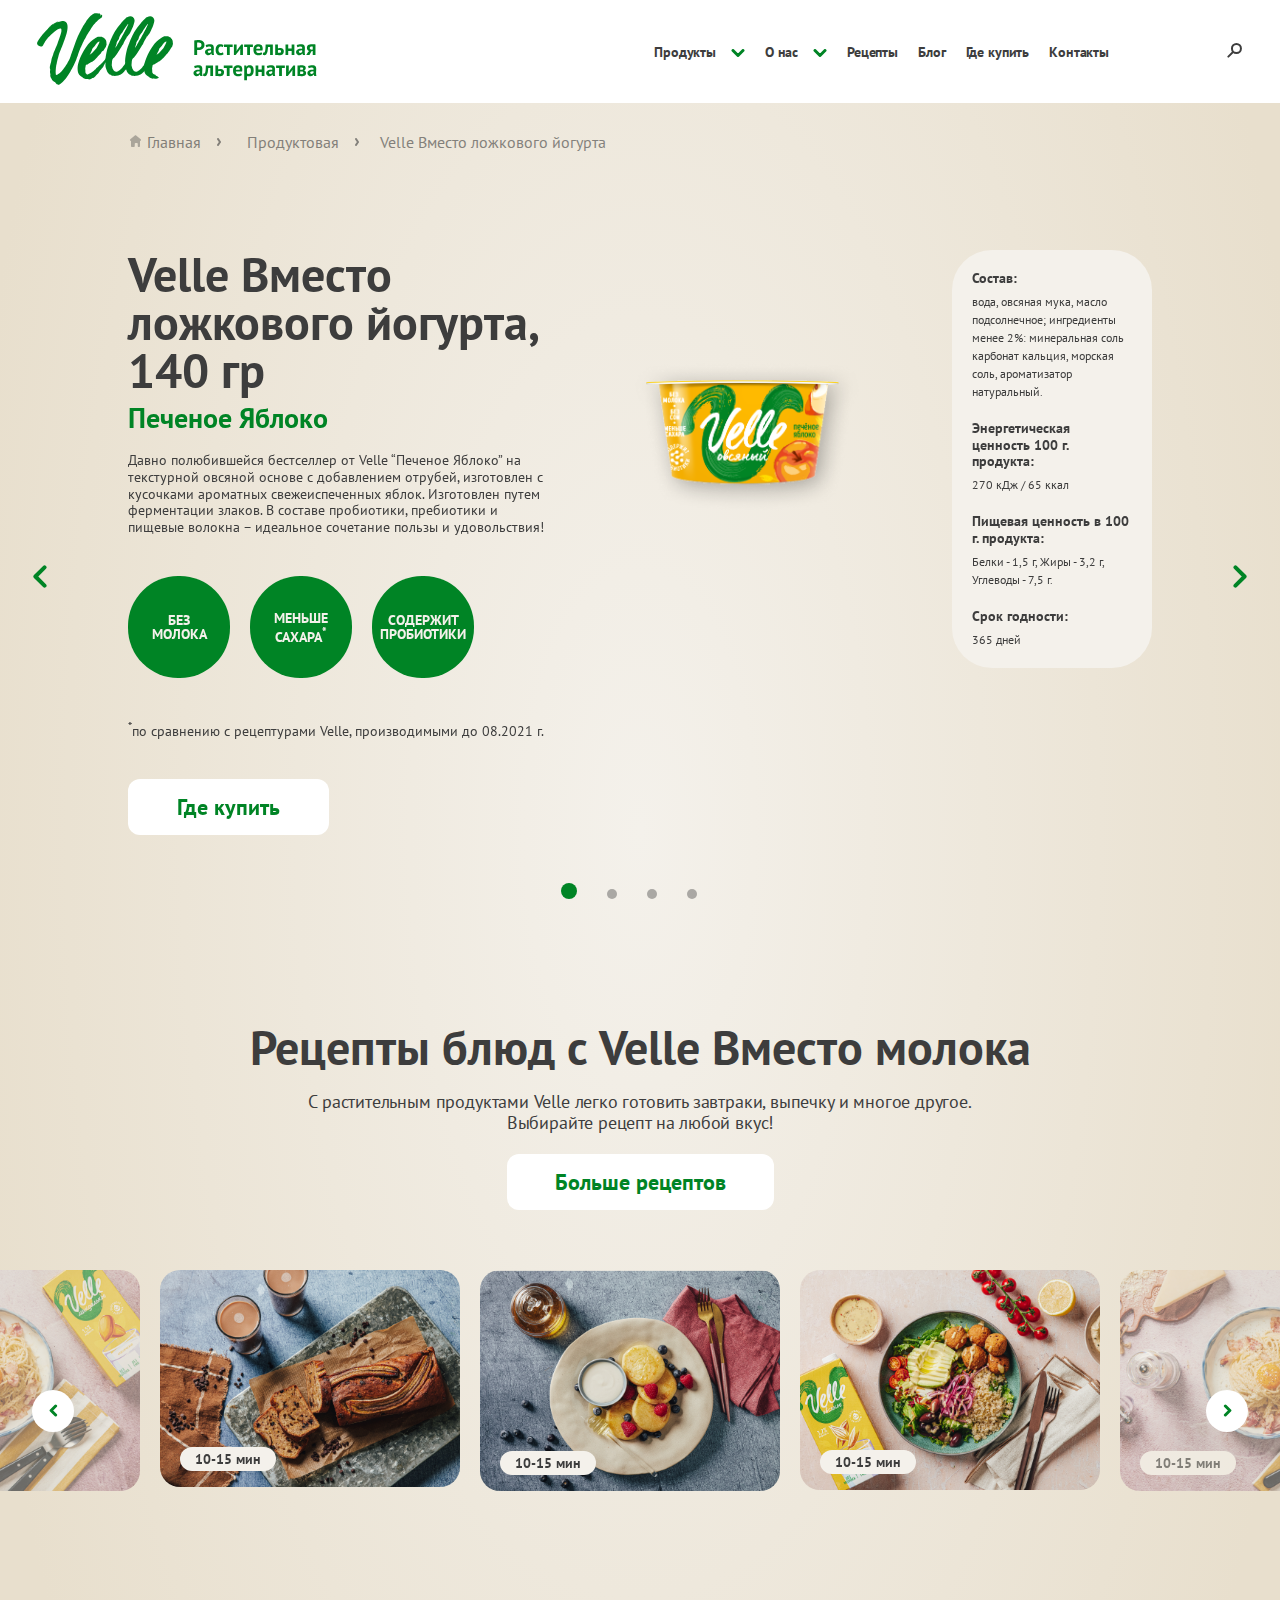
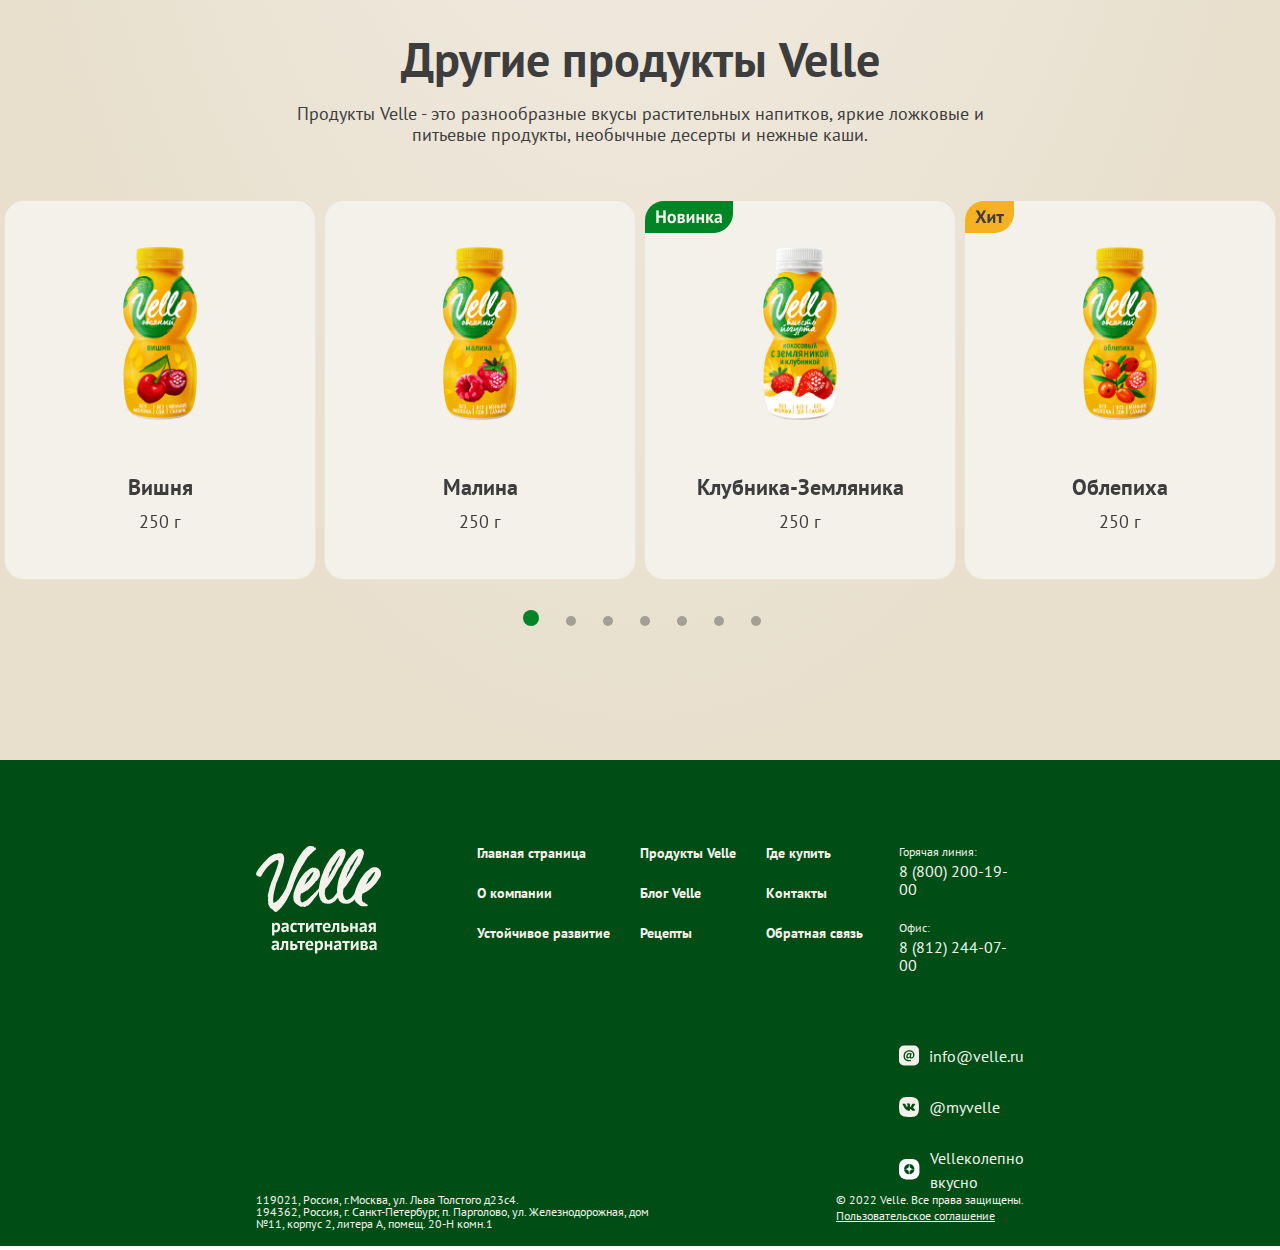
<file: products/lozhkoviyyogurt.html>
<!doctype html>
<html lang="ru">
<head>
    <meta charset="UTF-8">
    <meta name="viewport"
          content="width=device-width, user-scalable=no, initial-scale=1.0, maximum-scale=1.0, minimum-scale=1.0">
    <meta http-equiv="X-UA-Compatible" content="ie=edge">
    <title>Velle - Velleколепно вкусно</title>
    <link rel="stylesheet" href="../style/style.css">
    <link rel="stylesheet" href="../style/stylesheet.css">
    <link rel="shortcut icon" href="../favicon.svg" type="image/x-icon">
    <link rel="stylesheet" href="https://unpkg.com/swiper@8/swiper-bundle.min.css"/>
    <script src="https://cdnjs.cloudflare.com/ajax/libs/jquery/3.4.1/jquery.min.js"></script>
    <script src="https://unpkg.com/swiper@8/swiper-bundle.min.js"></script>
    <!-- Global site tag (gtag.js) - Google Analytics -->
    <script async src="https://www.googletagmanager.com/gtag/js?id=UA-208937930-1"></script>
    <script>
        window.dataLayer = window.dataLayer || [];

        function gtag() {
            dataLayer.push(arguments);
        }

        gtag('js', new Date());

        gtag('config', 'UA-208937930-1');
    </script>
    <!-- Yandex.Metrika counter -->
    <script type="text/javascript">
        (function (m, e, t, r, i, k, a) {
            m[i] = m[i] || function () {
                (m[i].a = m[i].a || []).push(arguments)
            };
            m[i].l = 1 * new Date();
            k = e.createElement(t), a = e.getElementsByTagName(t)[0], k.async = 1, k.src = r, a.parentNode.insertBefore(k, a)
        })
        (window, document, "script", "https://mc.yandex.ru/metrika/tag.js", "ym");

        ym(85695564, "init", {
            clickmap: true,
            trackLinks: true,
            accurateTrackBounce: true,
            webvisor: true
        });
    </script>
    <noscript>
        <div><img src="https://mc.yandex.ru/watch/85695564" style="position:absolute; left:-9999px;" alt=""/></div>
    </noscript>
    <!-- /Yandex.Metrika counter -->
    <script type="text/javascript">!function () {
        var t = document.createElement("script");
        t.type = "text/javascript", t.async = !0, t.src = 'https://vk.com/js/api/openapi.js?169', t.onload = function () {
            VK.Retargeting.Init("VK-RTRG-1370333-46NE2"), VK.Retargeting.Hit()
        }, document.head.appendChild(t)
    }();</script>
    <noscript><img src="https://vk.com/rtrg?p=VK-RTRG-1370333-46NE2" style="position:fixed; left:-999px;" alt=""/>
    </noscript>
</head>
<body>
<header>
    <div class="headerWrapper">
        <a href="../index.html">
            <img src="../images/logo_header.svg" alt="logo" class="logo">
        </a>
        <div class="headerMenu">
            <div class="item itemPassive">
                <a href="../products.html" class="popupMenu mainItem">
                    Продукты
                    <div class="line"></div>
                </a>
                <svg class="popupMenu" width="14" height="8" viewBox="0 0 14 8" fill="none"
                     xmlns="http://www.w3.org/2000/svg">
                    <path d="M12 1.5L7 6.5L2 1.5" stroke="#008425" stroke-width="3" stroke-linecap="round"
                          stroke-linejoin="round"/>
                </svg>

                <div class="headerPopup">
                    <div class="content">
                        <div class="item">
                            <div class="itemPic">
                                <a href="../products/vmestomoloka.html">
                                    <img src="../images/menu/menu1.png" alt="menu">
                                </a>
                            </div>
                            <div class="itemTitle">
                                <a href="../products/vmestomoloka.html">
                                    Velle Вместо молока
                                </a>
                            </div>
                            <a href="../products/vmestomoloka.html?1" class="headerlink">
                                Миндальное
                            </a>
                            <a href="../products/vmestomoloka.html?0" class="headerlink">
                                Овсяное
                            </a>
                            <a href="../products/vmestomoloka.html?2" class="headerlink">
                                Кокосовое
                            </a>
                            <a href="../products/vmestomoloka.html?3" class="headerlink">
                                Банановое
                            </a>
                        </div>
                        <div class="item">
                            <div class="itemPic">
                                <a href="../products/barista.html">
                                    <img src="../images/menu/menu2.png" alt="menu">
                                </a>
                            </div>
                            <div class="itemTitle">
                                <a href="../products/barista.html">Velle Barista</a>
                            </div>
                            <a href="../products/barista.html?1" class="headerlink">
                                Миндальное
                            </a>
                            <a href="../products/barista.html?3" class="headerlink">
                                Овсяное
                            </a>
                            <a href="../products/barista.html?0" class="headerlink">
                                Кокосовое
                            </a>
                            <a href="../products/barista.html?2" class="headerlink">
                                Банановое
                            </a>
                        </div>
                        <div class="item">
                            <div class="itemPic">
                                <a href="../products/pityevoyyogurt.html">
                                    <img src="../images/menu/menu3.png" alt="menu">
                                </a>
                            </div>
                            <div class="itemTitle">
                                <a href="../products/pityevoyyogurt.html">Velle Вместо питьевого йогурта</a>
                            </div>
                            <a href="../products/pityevoyyogurt.html?1" class="headerlink">
                                Облепиха
                            </a>
                            <a href="../products/pityevoyyogurt.html?3" class="headerlink">
                                Вишня
                            </a>
                            <a href="../products/pityevoyyogurt.html?6" class="headerlink">
                                Клубника-Земляника
                            </a>
                            <a href="../products/pityevoyyogurt.html?2" class="headerlink">
                                Малина
                            </a>
                            <a href="../products/pityevoyyogurt.html?0" class="headerlink">
                                Черника
                            </a>
                            <a href="../products/pityevoyyogurt.html?5" class="headerlink">
                                Гречишный
                            </a>
                            <a href="../products/pityevoyyogurt.html?4" class="headerlink">
                                Кокос
                            </a>
                        </div>
                        <div class="item">
                            <div class="itemPic">
                                <a href="../products/lozhkoviyyogurt.html">
                                    <img src="../images/menu/menu4.png" alt="menu">
                                </a>
                            </div>
                            <div class="itemTitle">
                                <a href="../products/lozhkoviyyogurt.html">Velle Вместо ложкового йогурта</a>
                            </div>
                            <a href="../products/lozhkoviyyogurt.html?2" class="headerlink">
                                Клубника-Банан
                            </a>
                            <a href="../products/lozhkoviyyogurt.html?3" class="headerlink">
                                Манго-Маракуйя
                            </a>
                            <a href="../products/lozhkoviyyogurt.html?1" class="headerlink">
                                Малина-Ежевика
                            </a>
                            <a href="../products/lozhkoviyyogurt.html?0" class="headerlink">
                                Печёное Яблоко
                            </a>
                        </div>
                        <div class="item">
                            <div class="itemPic">
                                <a href="../products/kasha.html">
                                    <img src="../images/menu/menu5.png" alt="menu">
                                </a>
                            </div>
                            <div class="itemTitle">
                                <a href="../products/kasha.html">Velle Каша</a>
                            </div>
                            <a href="../products/kasha.html?0" class="headerlink">
                                Курага
                            </a>
                            <a href="../products/kasha.html?1" class="headerlink">
                                Чернослив
                            </a>
                        </div>
                        <div class="item">
                            <div class="itemPic">
                                <a href="../products/dessert.html">
                                    <img src="../images/menu/menu6.png" alt="menu">
                                </a>
                            </div>
                            <div class="itemTitle">
                                <a href="../products/dessert.html">Velle Десерт</a>
                            </div>
                            <a href="../products/dessert.html?0" class="headerlink">
                                Соленая Карамель
                            </a>
                        </div>
                    </div>
                </div>
            </div>
            <div class="item itemLink aboutPassive">
                <a href="#" class="mainItem aboutMenu">
                    О нас
                    <div class="line"></div>
                </a>
                <svg class="aboutMenu" width="14" height="8" viewBox="0 0 14 8" fill="none"
                     xmlns="http://www.w3.org/2000/svg">
                    <path d="M12 1.5L7 6.5L2 1.5" stroke="#008425" stroke-width="3" stroke-linecap="round"
                          stroke-linejoin="round"/>
                </svg>
                <div class="aboutPopup closedAbout">
                    <a href="#" class="itemAbout itemLink">О компании</a>
                    <a href="#" class="itemAbout itemLink">Устойчивое развитие</a>
                </div>
            </div>
            <div class="item itemLink itemEmpty">
                <a href="#" class="mainItem">
                    Рецепты
                    <div class="line"></div>
                </a>
            </div>
            <div class="item itemLink itemEmpty">
                <a href="#" class="mainItem">
                    Блог
                    <div class="line"></div>
                </a>
            </div>
            <div class="item itemEmpty">
                <a href="../where.html" class="mainItem">
                    Где купить
                    <div class="line"></div>
                </a>
            </div>
            <div class="item itemEmpty">
                <a href="../contacts.html" class="mainItem">
                    Контакты
                    <div class="line"></div>
                </a>
            </div>
        </div>
        <button class="search">
            <svg width="15" height="15" viewBox="0 0 15 15" fill="none" xmlns="http://www.w3.org/2000/svg">
                <rect width="8.12965" height="1.90165" rx="0.950827"
                      transform="matrix(0.709482 -0.704723 0.709482 0.704723 0 13.6602)" fill="#3D3D3D"/>
                <circle cx="9.44287" cy="5.5" r="4.5" stroke="#3D3D3D" stroke-width="2"/>
            </svg>
        </button>
        <button class="burger">
            <svg width="18" height="15" viewBox="0 0 18 15" fill="none" xmlns="http://www.w3.org/2000/svg">
                <rect width="18" height="3" rx="1.5" fill="#3D3D3D"/>
                <rect y="6" width="18" height="3" rx="1.5" fill="#3D3D3D"/>
                <rect y="12" width="18" height="3" rx="1.5" fill="#3D3D3D"/>
            </svg>
        </button>
        <button class="closeBurger">
            <svg width="17" height="15" viewBox="0 0 17 15" fill="none" xmlns="http://www.w3.org/2000/svg">
                <rect x="2.06979" y="0.565796" width="18.5" height="3" rx="1.5" transform="rotate(40 2.06979 0.565796)"
                      fill="#3D3D3D"/>
                <rect y="12.213" width="18.5" height="3" rx="1.5" transform="rotate(-40 0 12.213)" fill="#3D3D3D"/>
            </svg>
        </button>
    </div>
    <div class="mWrapper">
        <div class="item mobMenuProducts">
            <a href="#" class="">Продукты</a>
            <svg width="14" height="8" viewBox="0 0 14 8" fill="none" xmlns="http://www.w3.org/2000/svg">
                <path d="M12 1.5L7 6.5L2 1.5" stroke="#008425" stroke-width="3" stroke-linecap="round"
                      stroke-linejoin="round"/>
            </svg>
        </div>
        <div class="subItems">
            <a href="../products.html#vmestomoloka" class="">
                Velle Вместо молока
            </a>
            <a href="../products.html#barista" class="">
                Velle Barista
            </a>
            <a href="../products.html#pityevoyyougurt" class="">
                Velle Вместо питьевого йогурта
            </a>
            <a href="../products.html#lozhkoviyyogurt" class="">
                Velle Вместо ложкового йогурта
            </a>
            <a href="../products.html#kasha" class="">
                Velle Каша
            </a>
            <a href="../products.html#dessert" class="">
                Velle Десерт
            </a>
        </div>
        <div class="item mobAboutProducts">
            <a href="#" class="itemLink">О нас</a>
            <svg width="14" height="8" viewBox="0 0 14 8" fill="none" xmlns="http://www.w3.org/2000/svg">
                <path d="M12 1.5L7 6.5L2 1.5" stroke="#008425" stroke-width="3" stroke-linecap="round"
                      stroke-linejoin="round"/>
            </svg>
        </div>
        <div class="subAbout">
            <a href="#" class="itemLink">
                О компании
            </a>
            <a href="#" class="itemLink">
                Устойчивое развитие
            </a>
        </div>
        <div class="item">
            <a href="#" class="itemLink">Рецепты</a>
        </div>
        <div class="item">
            <a href="#" class="itemLink">Блог</a>
        </div>
        <div class="item">
            <a href="../where.html">Где купить</a>
        </div>
        <div class="item">
            <a href="../contacts.html">Контакты</a>
        </div>
    </div>
</header>
<main class="mainCards">
    <nav>
        <div class="navItem">
            <svg width="14" height="14" viewBox="0 0 14 14" fill="none" xmlns="http://www.w3.org/2000/svg">
                <g opacity="0.6" clip-path="url(#clip0_300_1497)">
                    <path d="M3 5C3 4.44772 3.44772 4 4 4H11C11.5523 4 12 4.44772 12 5V11C12 11.5523 11.5523 12 11 12H10.75C10.1977 12 9.75 11.5523 9.75 11V9C9.75 8.44772 9.30228 8 8.75 8H7.75C7.19772 8 6.75 8.44772 6.75 9V11C6.75 11.5523 6.30228 12 5.75 12H4C3.44772 12 3 11.5523 3 11V5Z"
                          fill="#3D3D3D"/>
                    <path d="M6.8682 0.514968C7.23604 0.215145 7.76396 0.215145 8.1318 0.514967L12.6834 4.22487C13.4125 4.81921 12.9923 6 12.0516 6H2.94844C2.00772 6 1.58746 4.81921 2.31664 4.22487L6.8682 0.514968Z"
                          fill="#3D3D3D"/>
                </g>
                <defs>
                    <clipPath id="clip0_300_1497">
                        <rect width="14" height="14" fill="white"/>
                    </clipPath>
                </defs>
            </svg>
            <a href="../index.html">Главная</a>
            <svg width="4" height="8" viewBox="0 0 4 8" fill="none" xmlns="http://www.w3.org/2000/svg">
                <path d="M1 1L3 4L1 7" stroke="#3D3D3D" stroke-width="2" stroke-linecap="round"
                      stroke-linejoin="round"/>
            </svg>
        </div>
        <div class="navItem">
            <a href="../products.html">Продуктовая</a>
            <svg width="4" height="8" viewBox="0 0 4 8" fill="none" xmlns="http://www.w3.org/2000/svg">
                <path d="M1 1L3 4L1 7" stroke="#3D3D3D" stroke-width="2" stroke-linecap="round"
                      stroke-linejoin="round"/>
            </svg>
        </div>
        <div class="navItem">
            <p>Velle Вместо ложкового йогурта</p>
        </div>
    </nav>
    <div class="cardPage">
        <div class="banner">
            <div class="cardSlider swiper">
                <!-- Additional required wrapper -->
                <div class="swiper-wrapper">
                    <!-- Slides -->
                    <div class="swiper-slide" id="yabloko">
                        <div class="slideContent">
                            <div class="description">
                                <div class="title">
                                    Velle Вместо ложкового йогурта, 140 гр
                                </div>
                                <div class="subtitle">
                                    Печеное Яблоко
                                </div>
                                <div class="text">
                                    Давно полюбившейся бестселлер от Velle “Печеное Яблоко” на текстурной овсяной основе с добавлением отрубей, изготовлен с кусочками ароматных свежеиспеченных яблок. Изготовлен путем ферментации злаков. В составе пробиотики, пребиотики и пищевые волокна – идеальное сочетание пользы и удовольствия!
                                </div>
                                <div class="tags">
                                    <div class="tag">
                                        <p>
                                            Без <br> молока
                                        </p>
                                    </div>
                                    <div class="tag">
                                        <p>
                                            Меньше сахара<sup>*</sup>
                                        </p>
                                    </div>
                                    <div class="tag">
                                        <p>
                                            Содержит <br> пробиотики
                                        </p>
                                    </div>
                                </div>
                                <div class="footnote">
                                    <sup>*</sup>по сравнению с рецептурами Velle, производимыми до 08.2021 г.
                                </div>
                                <div class="buttons">
                                    <button class="more comp">
                                        Состав
                                    </button>
                                    <a href="../where.html">
                                        <button class="more">
                                            Где купить
                                        </button>
                                    </a>
                                </div>
                            </div>
                            <div class="pic">
                                <img src="../images/products/spoon/spoon1.png" alt="product">
                            </div>
                            <div class="compound">
                                <p>Состав:</p>
                                <span>
                                    вода, овсяная мука, масло подсолнечное; ингредиенты менее 2%: минеральная соль карбонат кальция, морская соль, ароматизатор натуральный.
                                </span>
                                <p>Энергетическая ценность 100 г. продукта: </p>
                                <span>
                                    270 кДж / 65 ккал
                                </span>
                                <p>Пищевая ценность в 100 г. продукта:</p>
                                <span>
                                    Белки - 1,5 г,  Жиры - 3,2 г,   Углеводы - 7,5 г.
                                </span>
                                <p>Срок годности:</p>
                                <span>
                                    365 дней
                                </span>
                            </div>
                        </div>
                    </div>
                    <div class="swiper-slide" id="malina">
                        <div class="slideContent">
                            <div class="description">
                                <div class="title">
                                    Velle Вместо ложкового йогурта, 140 гр
                                </div>
                                <div class="subtitle">
                                    Малина – Ежевика
                                </div>
                                <div class="text">
                                    Velle Малина-Ежевика на основе из овсяных хлопьев и отрубей с ягодами лесной ежевики и кусочками домашней малины придется по вкусу всем любителям альтернативных продуктов. Продукт изготовлен путем ферментации злаков. В составе пробиотики, пребиотики и пищевые волокна, которые способствуют улучшению пищеварения. Velle Малина-Ежевика - Velleколепно вкусно!
                                </div>
                                <div class="tags">
                                    <div class="tag">
                                        <p>
                                            Без <br> молока
                                        </p>
                                    </div>
                                    <div class="tag">
                                        <p>
                                            Меньше сахара<sup>*</sup>
                                        </p>
                                    </div>
                                    <div class="tag">
                                        <p>
                                            Содержит <br> пробиотики
                                        </p>
                                    </div>
                                </div>
                                <div class="footnote">
                                    <sup>*</sup>по сравнению с рецептурами Velle, производимыми до 08.2021 г.
                                </div>
                                <div class="buttons">
                                    <button class="more comp">
                                        Состав
                                    </button>
                                    <a href="../where.html">
                                        <button class="more">
                                            Где купить
                                        </button>
                                    </a>
                                </div>
                            </div>
                            <div class="pic">
                                <img src="../images/products/spoon/spoon2.png" alt="product">
                            </div>
                            <div class="compound">
                                <p>Состав:</p>
                                <span>
                                    овсяная основа (вода, овсяные хлопья, овсяные отруби, сахар, инулин (пребиотик), морская соль, закваска (пробиотические культуры: Lactobacillus acidophilus, Bifidobacterium; Streptococcus thermophilus)), фруктовый наполнитель «Малина-ежевика»  (вода, сахар, малина (крошка), концентрированный яблочный сок, ягоды ежевики, овсяные хлопья, ржаные хлопья, пшеничные хлопья, ароматизаторы натуральные,  краситель: антоцианы; загуститель: пектины; регулятор кислотности: лимонная кислота).
                                </span>
                                <p>Энергетическая ценность 100 г. продукта: </p>
                                <span>
                                    270 кДж / 65 ккал
                                </span>
                                <p>Пищевая ценность в 100 г. продукта:</p>
                                <span>
                                    Белки - 1,5 г,  Жиры - 0,5 г,   Углеводы - 14 г. в т.ч. сахарозы 8 г.
                                </span>
                                <p>Срок годности:</p>
                                <span>
                                    40 суток
                                </span>
                            </div>
                        </div>
                    </div>
                    <div class="swiper-slide" id="klubnika">
                        <div class="slideContent">
                            <div class="description">
                                <div class="title">
                                    Velle Вместо ложкового йогурта, 140 гр
                                </div>
                                <div class="subtitle">
                                    Клубника – Банан
                                </div>
                                <div class="text">
                                    “Клубника-Банан” от Velle приготовлен на овсяной основе, продукт дополняют кусочки свежей клубники и нежное банановое пюре. Классическое фруктовое сочетание идеально раскрывается в ферментированном продукте. ”Клубника-Банан” обогащен пробиотиками, пребиотиками и пищевыми волокнами для улучшения пищеварения - идеальное сочетание вкуса и пользы!
                                </div>
                                <div class="tags">
                                    <div class="tag">
                                        <p>
                                            Без <br> молока
                                        </p>
                                    </div>
                                    <div class="tag">
                                        <p>
                                            Меньше сахара<sup>*</sup>
                                        </p>
                                    </div>
                                    <div class="tag">
                                        <p>
                                            Содержит <br> пробиотики
                                        </p>
                                    </div>
                                </div>
                                <div class="footnote">
                                    <sup>*</sup>по сравнению с рецептурами Velle, производимыми до 08.2021 г.
                                </div>
                                <div class="buttons">
                                    <button class="more comp">
                                        Состав
                                    </button>
                                    <a href="../where.html">
                                        <button class="more">
                                            Где купить
                                        </button>
                                    </a>
                                </div>
                            </div>
                            <div class="pic">
                                <img src="../images/products/spoon/spoon3.png" alt="product">
                            </div>
                            <div class="compound">
                                <p>Состав:</p>
                                <span>
                                    овсяная основа (вода, овсяные хлопья, овсяные отруби, сахар, инулин (пребиотик), морская соль, закваска (пробиотические культуры: Lactobacillus acidophilus, Bifidobacterium; Streptococcus thermophilus)), фруктовый наполнитель «Клубника-банан»  (вода, сахар, ягоды клубники, концентрированный яблочный сок, пшеничные хлопья, овсяные хлопья, ржаные хлопья, ароматизаторы натуральные, концентрированный сок моркови, концентрированный свекольный сок, банановое пюре, регулятор кислотности: лимонная кислота; загуститель: пектины).
                                </span>
                                <p>Энергетическая ценность 100 г. продукта: </p>
                                <span>
                                    250 кДж / 60 ккал
                                </span>
                                <p>Пищевая ценность в 100 г. продукта:</p>
                                <span>
                                    Белки - 1,5 г,  Жиры - 0,5 г,   Углеводы - 13 г. в т.ч. сахарозы 7 г.
                                </span>
                                <p>Срок годности:</p>
                                <span>
                                    40 суток
                                </span>
                            </div>
                        </div>
                    </div>
                    <div class="swiper-slide" id="mango">
                        <div class="slideContent">
                            <div class="description">
                                <div class="title">
                                    Velle Вместо ложкового йогурта, 140 гр
                                </div>
                                <div class="subtitle">
                                    Манго – Маракуйя
                                </div>
                                <div class="text">
                                    Новинка от Velle “Вместо ложкового йогурта” Манго-Маракуйя на нежнейшей кокосовой основе, имеет яркий фруктовый вкус за счет кусочков райского манго и умеренно-сладкой маракуйи. 100% веганский продукт, насыщен пробиотиками и изготовлен путем ферментации.
                                </div>
                                <div class="tags">
                                    <div class="tag">
                                        <p>
                                            Без <br> молока
                                        </p>
                                    </div>
                                    <div class="tag">
                                        <p>
                                            Меньше сахара<sup>*</sup>
                                        </p>
                                    </div>
                                    <div class="tag">
                                        <p>
                                            Содержит <br> пробиотики
                                        </p>
                                    </div>
                                </div>
                                <div class="footnote">
                                    <sup>*</sup>по сравнению с рецептурами Velle, производимыми до 08.2021 г.
                                </div>
                                <div class="buttons">
                                    <button class="more comp">
                                        Состав
                                    </button>
                                    <a href="../where.html">
                                        <button class="more">
                                            Где купить
                                        </button>
                                    </a>
                                </div>
                            </div>
                            <div class="pic">
                                <img src="../images/products/spoon/spoon4.png" alt="product">
                            </div>
                            <div class="compound">
                                <p>Состав:</p>
                                <span>
                                    основа (вода, рисовая мука, масло кокосовое рафинированное отбеленное дезодорированное, яблочный концентрат, гороховый белок, тапиоковый крахмал, ароматизаторы натуральные, безмолочная закваска (пробиотические культуры: Bifodobacterium, Lactobacillus acidophilus; Lactobacillus delbrueckii subsp. bulgaricus, Lactobacillus paracasei subsp. paracasei, Streptococcus thermophilus)), фруктовый наполнитель «„Манго—маракуйя“» (сахар, кусочки манго, вода, пюре маракуйи, ароматизаторы натуральные, загустители: пектины, гуаровая камедь; краситель: каротины; регулятор кислотности: лимонная кислота).
                                </span>
                                <p>Энергетическая ценность 100 г. продукта: </p>
                                <span>
                                    250 кДж / 60 ккал
                                </span>
                                <p>Пищевая ценность в 100 г. продукта:</p>
                                <span>
                                    Белки - 2 г,  Жиры - 4,5 г,   Углеводы - 12 г.
                                </span>
                                <p>Срок годности:</p>
                                <span>
                                    40 суток
                                </span>
                            </div>
                        </div>
                    </div>
                </div>
                <!-- If we need pagination -->
                <div class="swiper-pagination main-pagination"></div>
                <div class="prev-arrow">
                    <svg width="14" height="23" viewBox="0 0 14 23" fill="none" xmlns="http://www.w3.org/2000/svg">
                        <path d="M11.55 20.6499L2.40002 11.4999L11.55 2.34991" stroke="#008425" stroke-width="4"
                              stroke-linecap="round" stroke-linejoin="round"/>
                    </svg>
                </div>
                <div class="next-arrow">
                    <svg width="14" height="23" viewBox="0 0 14 23" fill="none" xmlns="http://www.w3.org/2000/svg">
                        <path d="M2.44998 2.3501L11.6 11.5001L2.44997 20.6501" stroke="#008425" stroke-width="4"
                              stroke-linecap="round" stroke-linejoin="round"/>
                    </svg>
                </div>
            </div>
        </div>
        <div class="recipes">
            <div class="title">
                Рецепты блюд с Velle Вместо молока
            </div>
            <div class="subtitle">
                С растительным продуктами Velle легко готовить завтраки, выпечку и многое другое. <br>
                Выбирайте рецепт на любой вкус!
            </div>
            <button class="more">
                Больше рецептов
            </button>
            <div class="recipesSlider">
                <div class="swiper-wrapper">
                    <!-- Slides -->
                    <div class="swiper-slide">
                        <div class="recipeCard">
                            <div class="item">
                                <div class="mask">
                                    <div class="maskTitle">
                                        Сырники
                                    </div>
                                    <button class="itemLink">
                                        <svg width="52" height="26" viewBox="0 0 52 26" fill="none"
                                             xmlns="http://www.w3.org/2000/svg">
                                            <g filter="url(#filter0_i_186_4332)">
                                                <g clip-path="url(#clip0_186_4332)">
                                                    <rect width="52" height="26" rx="13" fill="#F4B223"/>
                                                    <path d="M24 8.5L28 13L24 17.5" stroke="#008425" stroke-width="3"
                                                          stroke-linecap="round" stroke-linejoin="round"/>
                                                </g>
                                            </g>
                                            <defs>
                                                <filter id="filter0_i_186_4332" x="0" y="0" width="52" height="26"
                                                        filterUnits="userSpaceOnUse" color-interpolation-filters="sRGB">
                                                    <feFlood flood-opacity="0" result="BackgroundImageFix"/>
                                                    <feBlend mode="normal" in="SourceGraphic" in2="BackgroundImageFix"
                                                             result="shape"/>
                                                    <feColorMatrix in="SourceAlpha" type="matrix"
                                                                   values="0 0 0 0 0 0 0 0 0 0 0 0 0 0 0 0 0 0 127 0"
                                                                   result="hardAlpha"/>
                                                    <feOffset/>
                                                    <feGaussianBlur stdDeviation="5"/>
                                                    <feComposite in2="hardAlpha" operator="arithmetic" k2="-1" k3="1"/>
                                                    <feColorMatrix type="matrix"
                                                                   values="0 0 0 0 0 0 0 0 0 0 0 0 0 0 0 0 0 0 0.25 0"/>
                                                    <feBlend mode="normal" in2="shape"
                                                             result="effect1_innerShadow_186_4332"/>
                                                </filter>
                                                <clipPath id="clip0_186_4332">
                                                    <rect width="52" height="26" rx="13" fill="white"/>
                                                </clipPath>
                                            </defs>
                                        </svg>
                                    </button>
                                </div>
                                <img src="../images/gallery1.png" alt="item">
                                <div class="bottom">
                                    <div class="bottomItem">10-15 мин</div>
                                </div>
                            </div>
                        </div>
                    </div>
                    <div class="swiper-slide">
                        <div class="recipeCard">
                            <div class="item">
                                <div class="mask">
                                    <div class="maskTitle">
                                        Салат с фалафелем
                                    </div>
                                    <button class="itemLink">
                                        <svg width="52" height="26" viewBox="0 0 52 26" fill="none"
                                             xmlns="http://www.w3.org/2000/svg">
                                            <g filter="url(#filter0_i_186_4332)">
                                                <g clip-path="url(#clip0_186_4332)">
                                                    <rect width="52" height="26" rx="13" fill="#F4B223"/>
                                                    <path d="M24 8.5L28 13L24 17.5" stroke="#008425" stroke-width="3"
                                                          stroke-linecap="round" stroke-linejoin="round"/>
                                                </g>
                                            </g>
                                            <defs>
                                                <filter id="filter0_i_186_4332" x="0" y="0" width="52" height="26"
                                                        filterUnits="userSpaceOnUse" color-interpolation-filters="sRGB">
                                                    <feFlood flood-opacity="0" result="BackgroundImageFix"/>
                                                    <feBlend mode="normal" in="SourceGraphic" in2="BackgroundImageFix"
                                                             result="shape"/>
                                                    <feColorMatrix in="SourceAlpha" type="matrix"
                                                                   values="0 0 0 0 0 0 0 0 0 0 0 0 0 0 0 0 0 0 127 0"
                                                                   result="hardAlpha"/>
                                                    <feOffset/>
                                                    <feGaussianBlur stdDeviation="5"/>
                                                    <feComposite in2="hardAlpha" operator="arithmetic" k2="-1" k3="1"/>
                                                    <feColorMatrix type="matrix"
                                                                   values="0 0 0 0 0 0 0 0 0 0 0 0 0 0 0 0 0 0 0.25 0"/>
                                                    <feBlend mode="normal" in2="shape"
                                                             result="effect1_innerShadow_186_4332"/>
                                                </filter>
                                                <clipPath id="clip0_186_4332">
                                                    <rect width="52" height="26" rx="13" fill="white"/>
                                                </clipPath>
                                            </defs>
                                        </svg>
                                    </button>
                                </div>
                                <img src="../images/gallery2.png" alt="item">
                                <div class="bottom">
                                    <div class="bottomItem">10-15 мин</div>
                                </div>
                            </div>
                        </div>
                    </div>
                    <div class="swiper-slide">
                        <div class="recipeCard">
                            <div class="item">
                                <div class="mask">
                                    <div class="maskTitle">
                                        Паста карбонара
                                    </div>
                                    <button class="itemLink">
                                        <svg width="52" height="26" viewBox="0 0 52 26" fill="none"
                                             xmlns="http://www.w3.org/2000/svg">
                                            <g filter="url(#filter0_i_186_4332)">
                                                <g clip-path="url(#clip0_186_4332)">
                                                    <rect width="52" height="26" rx="13" fill="#F4B223"/>
                                                    <path d="M24 8.5L28 13L24 17.5" stroke="#008425" stroke-width="3"
                                                          stroke-linecap="round" stroke-linejoin="round"/>
                                                </g>
                                            </g>
                                            <defs>
                                                <filter id="filter0_i_186_4332" x="0" y="0" width="52" height="26"
                                                        filterUnits="userSpaceOnUse" color-interpolation-filters="sRGB">
                                                    <feFlood flood-opacity="0" result="BackgroundImageFix"/>
                                                    <feBlend mode="normal" in="SourceGraphic" in2="BackgroundImageFix"
                                                             result="shape"/>
                                                    <feColorMatrix in="SourceAlpha" type="matrix"
                                                                   values="0 0 0 0 0 0 0 0 0 0 0 0 0 0 0 0 0 0 127 0"
                                                                   result="hardAlpha"/>
                                                    <feOffset/>
                                                    <feGaussianBlur stdDeviation="5"/>
                                                    <feComposite in2="hardAlpha" operator="arithmetic" k2="-1" k3="1"/>
                                                    <feColorMatrix type="matrix"
                                                                   values="0 0 0 0 0 0 0 0 0 0 0 0 0 0 0 0 0 0 0.25 0"/>
                                                    <feBlend mode="normal" in2="shape"
                                                             result="effect1_innerShadow_186_4332"/>
                                                </filter>
                                                <clipPath id="clip0_186_4332">
                                                    <rect width="52" height="26" rx="13" fill="white"/>
                                                </clipPath>
                                            </defs>
                                        </svg>
                                    </button>
                                </div>
                                <img src="../images/gallery3.png" alt="item">
                                <div class="bottom">
                                    <div class="bottomItem">10-15 мин</div>
                                </div>
                            </div>
                        </div>
                    </div>
                    <div class="swiper-slide">
                        <div class="recipeCard">
                            <div class="item">
                                <div class="mask">
                                    <div class="maskTitle">
                                        Шоколадный кекс
                                    </div>
                                    <button class="itemLink">
                                        <svg width="52" height="26" viewBox="0 0 52 26" fill="none"
                                             xmlns="http://www.w3.org/2000/svg">
                                            <g filter="url(#filter0_i_186_4332)">
                                                <g clip-path="url(#clip0_186_4332)">
                                                    <rect width="52" height="26" rx="13" fill="#F4B223"/>
                                                    <path d="M24 8.5L28 13L24 17.5" stroke="#008425" stroke-width="3"
                                                          stroke-linecap="round" stroke-linejoin="round"/>
                                                </g>
                                            </g>
                                            <defs>
                                                <filter id="filter0_i_186_4332" x="0" y="0" width="52" height="26"
                                                        filterUnits="userSpaceOnUse" color-interpolation-filters="sRGB">
                                                    <feFlood flood-opacity="0" result="BackgroundImageFix"/>
                                                    <feBlend mode="normal" in="SourceGraphic" in2="BackgroundImageFix"
                                                             result="shape"/>
                                                    <feColorMatrix in="SourceAlpha" type="matrix"
                                                                   values="0 0 0 0 0 0 0 0 0 0 0 0 0 0 0 0 0 0 127 0"
                                                                   result="hardAlpha"/>
                                                    <feOffset/>
                                                    <feGaussianBlur stdDeviation="5"/>
                                                    <feComposite in2="hardAlpha" operator="arithmetic" k2="-1" k3="1"/>
                                                    <feColorMatrix type="matrix"
                                                                   values="0 0 0 0 0 0 0 0 0 0 0 0 0 0 0 0 0 0 0.25 0"/>
                                                    <feBlend mode="normal" in2="shape"
                                                             result="effect1_innerShadow_186_4332"/>
                                                </filter>
                                                <clipPath id="clip0_186_4332">
                                                    <rect width="52" height="26" rx="13" fill="white"/>
                                                </clipPath>
                                            </defs>
                                        </svg>
                                    </button>
                                </div>
                                <img src="../images/gallery4.png" alt="item">
                                <div class="bottom">
                                    <div class="bottomItem">10-15 мин</div>
                                </div>
                            </div>
                        </div>
                    </div>
                </div>
                <!-- If we need navigation buttons -->
                <div class="navigation">
                    <div class="prev-recipe recipe-arrow">
                        <svg width="9" height="13" viewBox="0 0 9 13" fill="none" xmlns="http://www.w3.org/2000/svg">
                            <path d="M6.625 11L2.125 6.5L6.625 2" stroke="#008425" stroke-width="3" stroke-linecap="round" stroke-linejoin="round"/>
                        </svg>
                    </div>
                    <div class="next-recipe recipe-arrow">
                        <svg width="9" height="13" viewBox="0 0 9 13" fill="none" xmlns="http://www.w3.org/2000/svg">
                            <path d="M2.375 2L6.875 6.5L2.375 11" stroke="#008425" stroke-width="3" stroke-linecap="round" stroke-linejoin="round"/>
                        </svg>
                    </div>
                </div>
            </div>
        </div>
        <div class="other">
            <div class="title">
                Другие продукты Velle
            </div>
            <div class="subtitle">
                Продукты Velle - это разнообразные вкусы растительных напитков, яркие ложковые и питьевые продукты, необычные десерты и нежные каши.
            </div>
            <div class="otherSlider">
                <!-- Additional required wrapper -->
                <div class="swiper-wrapper">
                    <!-- Slides -->
                    <div class="swiper-slide">
                        <div class="contentItem">
                            <a class="otherLink" href="./pityevoyyogurt.html#vishnya"></a>
                            <img src="../images/products/product9.png" class="productPic" alt="product">
                            <div class="itemTitle">
                                Вишня
                            </div>
                            <div class="volume">
                                250 г
                            </div>
                        </div>
                    </div>
                    <div class="swiper-slide">
                        <div class="contentItem">
                            <a class="otherLink" href="./pityevoyyogurt.html#malina"></a>
                            <img src="../images/products/product10.png" class="productPic" alt="product">
                            <div class="itemTitle">
                                Малина
                            </div>
                            <div class="volume">
                                250 г
                            </div>
                        </div>
                    </div>
                    <div class="swiper-slide">
                        <div class="contentItem">
                            <a class="otherLink" href="./pityevoyyogurt.html#klubnika"></a>
                            <img src="../images/products/new.png" alt="tag" class="tag">
                            <img src="../images/products/product11.png" class="productPic" alt="product">
                            <div class="itemTitle">
                                Клубника-Земляника
                            </div>
                            <div class="volume">
                                250 г
                            </div>
                        </div>
                    </div>
                    <div class="swiper-slide">
                        <div class="contentItem">
                            <a class="otherLink" href="./pityevoyyogurt.html#oblepiha"></a>
                            <img src="../images/products/hit.png" alt="tag" class="tag">
                            <img src="../images/products/product12.png" class="productPic" alt="product">
                            <div class="itemTitle">
                                Облепиха
                            </div>
                            <div class="volume">
                                250 г
                            </div>
                        </div>
                    </div>
                    <div class="swiper-slide">
                        <div class="contentItem">
                            <a class="otherLink" href="./pityevoyyogurt.html#chernika"></a>
                            <img src="../images/products/hit.png" alt="tag" class="tag">
                            <img src="../images/products/product13.png" class="productPic" alt="product">
                            <div class="itemTitle">
                                Черника
                            </div>
                            <div class="volume">
                                250 г
                            </div>
                        </div>
                    </div>
                    <div class="swiper-slide">
                        <div class="contentItem">
                            <a class="otherLink" href="./pityevoyyogurt.html#grechiha"></a>
                            <img src="../images/products/new.png" alt="tag" class="tag">
                            <img src="../images/products/product14.png" class="productPic" alt="product">
                            <div class="itemTitle">
                                Гречишный
                            </div>
                            <div class="volume">
                                250 г
                            </div>
                        </div>
                    </div>
                    <div class="swiper-slide">
                        <div class="contentItem">
                            <a class="otherLink" href="./pityevoyyogurt.html#coconut"></a>
                            <img src="../images/products/new.png" alt="tag" class="tag">
                            <img src="../images/products/product15.png" class="productPic" alt="product">
                            <div class="itemTitle">
                                Кокосовый Натуральный
                            </div>
                            <div class="volume">
                                250 г
                            </div>
                        </div>
                    </div>
                </div>
                <div class="swiper-pagination other-pagination"></div>
            </div>
        </div>
    </div>
</main>
<footer>
    <div class="footerContent">
        <div class="topContent">
            <img src="../images/logo_footer.svg" href="index.html" alt="logo" class="logo">
            <div class="menu">
                <a href="../index.html" class="item">
                    Главная страница
                </a>
                <a href="#" class="item itemLink">
                    О компании
                </a>
                <a href="#" class="item itemLink">
                    Устойчивое развитие
                </a>
                <a href="../products.html" class="item">
                    Продукты Velle
                </a>
                <a href="#" class="item itemLink">
                    Блог Velle
                </a>
                <a href="#" class="item itemLink">
                    Рецепты
                </a>
                <a href="../where.html" class="item">
                    Где купить
                </a>
                <a href="../contacts.html" class="item">
                    Контакты
                </a>
                <a href="#" class="item itemLink">
                    Обратная связь
                </a>
            </div>
            <div class="info">
                <div class="phoneItem">
                    <p>
                        Горячая линия:
                    </p>
                    <a href="tel:+78002001900">8 (800) 200-19-00</a>
                </div>
                <div class="phoneItem">
                    <p>
                        Офис:
                    </p>
                    <a href="tel:+78122440700">8 (812) 244-07-00</a>
                </div>
                <div class="social">
                    <img src="../images/mail.svg" alt="social">
                    <a target="_blank" href="mailto:info@velle.ru">info@velle.ru</a>
                </div>
                <div class="social">
                    <img src="../images/vk.svg" alt="social">
                    <a target="_blank" href="https://vk.com/myvelle">@myvelle</a>
                </div>
                <div class="social">
                    <img src="../images/blog.svg" alt="social">
                    <a target="_blank" href="https://zen.yandex.ru/id/61cc1ecd6a88387bc25af8ad">Velleколепно вкусно</a>
                </div>
            </div>
        </div>
        <div class="bottomContent">
            <div class="address">
                <p>119021, Россия, г.Москва, ул. Льва Толстого д23с4.</p>
                <p>194362, Россия, г. Санкт-Петербург, п. Парголово, ул. Железнодорожная, дом №11, корпус 2, литера А,
                    помещ. 20-H комн.1</p>
            </div>
            <div class="copyright">
                <p>© 2022 Velle. Все права защищены.</p>
                <a href="../politics.pdf" download>Пользовательское соглашение</a>
            </div>
        </div>
    </div>
    <div class="mFooterContent">
        <div class="menu">
            <a href="../index.html" class="item">
                Главная страница
            </a>
            <a href="#" class="item itemLink">
                О компании
            </a>
            <a href="#" class="item itemLink">
                Устойчивое развитие
            </a>
            <a href="../products.html" class="item itemLink">
                Продукты Velle
            </a>
            <a href="#" class="item itemLink">
                Блог Velle
            </a>
            <a href="#" class="item itemLink">
                Рецепты
            </a>
            <a href="../where.html" class="item">
                Где купить
            </a>
            <a href="../contacts.html" class="item">
                Контакты
            </a>
            <a href="#" class="item itemLink">
                Обратная связь
            </a>

            <div class="copyright">
                <p>© 2022 Velle. Все права защищены.</p>
                <a href="../politics.pdf" download>Пользовательское соглашение</a>
            </div>
        </div>
        <div class="info">
            <div class="phoneItem">
                <p>
                    Горячая линия:
                </p>
                <a href="tel:+78002001900">8 (800) 200-19-00</a>
            </div>
            <div class="phoneItem">
                <p>
                    Офис:
                </p>
                <a href="tel:+78122440700">8 (812) 244-07-00</a>
            </div>
            <div class="social">
                <img src="../images/mail.svg" alt="social">
                <a href="mailto:info@velle.ru">info@velle.ru</a>
            </div>
            <div class="social">
                <img src="../images/vk.svg" alt="social">
                <a href="https://vk.com/myvelle">@myvelle</a>
            </div>
            <div class="social">
                <img src="../images/blog.svg" alt="social">
                <a href="https://zen.yandex.ru/id/61cc1ecd6a88387bc25af8ad">Velleколепно вкусно</a>
            </div>
            <div class="address">
                <p>119021, Россия, г.Москва, ул. Льва Толстого д23с4.</p>
                <p>194362, Россия, г. Санкт-Петербург, п. Парголово, ул. Железнодорожная, дом №11, корпус 2, литера А,
                    помещ. 20-H комн.1</p>
            </div>
        </div>
        <svg class="mLogo" width="58" height="49" viewBox="0 0 58 49" fill="none" xmlns="http://www.w3.org/2000/svg">
            <path d="M29.5123 18.6648C29.8167 18.6648 29.9182 18.8001 29.7491 19.1046C29.6814 19.2399 29.6138 19.3414 29.5799 19.4767C29.5461 19.612 29.5123 19.7135 29.4446 19.8488C29.377 19.9842 29.3431 20.0856 29.3093 20.1533C29.2755 20.221 29.2078 20.3225 29.174 20.4239C29.1063 20.5254 29.0725 20.5931 29.0048 20.6607C28.9372 20.7284 28.9034 20.7961 28.8357 20.8637C28.768 20.9652 28.7342 21.0329 28.6666 21.1344C28.5989 21.202 28.5651 21.3035 28.4974 21.4388C28.4297 21.5741 28.3283 21.7095 28.2606 21.8448C28.1929 22.0139 28.0915 22.1492 28.0576 22.2507C28.0238 22.2845 27.99 22.3522 27.99 22.386C27.9561 22.4199 27.9223 22.4537 27.9223 22.5214C27.6855 22.792 27.4825 23.0288 27.2796 23.2994C27.0766 23.5362 26.8398 23.8069 26.6368 24.0775C26.5353 24.2128 26.4338 24.3143 26.3662 24.4496C26.2985 24.5849 26.197 24.7203 26.0955 24.8556C25.8587 25.1939 25.6219 25.4983 25.3513 25.769C25.0807 26.0396 24.81 26.3441 24.5056 26.6485C24.3702 26.8177 24.2011 26.953 23.9981 27.0883C23.7951 27.2236 23.5922 27.3251 23.3215 27.3589C23.22 27.3928 23.1186 27.4266 23.0509 27.4943C22.9832 27.5619 22.9156 27.5957 22.8141 27.6634C22.5773 27.8325 22.3067 27.9002 22.0699 27.9002C22.0022 27.8664 21.9007 27.8664 21.833 27.8664C21.7654 27.8664 21.6639 27.8664 21.5962 27.8325C21.4948 27.7987 21.3933 27.7987 21.2918 27.7649C21.1903 27.7311 21.0888 27.7311 20.9197 27.7649C20.6829 27.7987 20.446 27.7649 20.2092 27.6634C19.9724 27.5619 19.7018 27.4266 19.465 27.2913C19.2282 27.1221 18.9914 26.953 18.7884 26.7838C18.5854 26.6147 18.3825 26.4455 18.2133 26.3441C17.875 26.0734 17.6382 25.769 17.4691 25.4307C17.2999 25.0924 17.1984 24.7203 17.1646 24.3481C17.097 23.8407 17.0631 23.2994 17.097 22.8258C17.1308 22.3184 17.1984 21.8109 17.3338 21.3373C17.5706 20.4916 17.8412 19.6459 18.1795 18.834C18.5178 18.0221 18.9237 17.2102 19.3297 16.4321C19.6341 15.8232 19.9724 15.2819 20.3446 14.7406C20.7167 14.1994 21.1226 13.6581 21.5286 13.1168C22.1037 12.4064 22.7126 11.7975 23.423 11.3239C23.5245 11.2562 23.626 11.1886 23.7275 11.0871C23.7951 11.0194 23.8966 10.9179 24.0319 10.8503C24.5394 10.4781 25.0807 10.1737 25.6219 9.9707C25.8249 9.90304 25.9602 9.86921 26.0955 9.90304C26.3323 9.93687 26.603 9.9707 26.8736 9.9707C27.1442 9.9707 27.381 10.0045 27.6178 10.1398C27.7532 10.2075 27.8885 10.2752 28.0576 10.3428C28.2268 10.4105 28.3283 10.512 28.4636 10.6811C28.5312 10.8164 28.5989 10.9179 28.7004 11.0194C28.8019 11.1209 28.9034 11.2224 28.971 11.3577C29.0387 11.493 29.1063 11.5945 29.1402 11.7298C29.174 11.8651 29.2078 11.9666 29.2078 12.1019C29.2417 12.2373 29.2416 12.3726 29.2416 12.5417C29.2416 12.677 29.2416 12.8124 29.3093 12.9815C29.3431 13.1168 29.3093 13.2521 29.2416 13.4213C29.174 13.5566 29.1402 13.6581 29.1402 13.7596C29.1402 13.8611 29.1063 13.9626 29.0387 14.0979C29.0387 14.1317 29.0048 14.1994 28.971 14.2332C28.7342 14.5038 28.5651 14.8083 28.3959 15.0789C28.2268 15.3496 28.0576 15.654 27.8547 15.9585L27.584 15.9246C27.4825 16.06 27.3472 16.1615 27.2457 16.2968C27.1442 16.4321 27.0427 16.5674 27.0089 16.7366C26.9751 16.838 26.9413 16.9057 26.8398 16.9734C26.7721 17.041 26.6706 17.1087 26.6368 17.1763C26.4 17.4131 26.197 17.6499 25.994 17.8867C25.7911 18.1236 25.5543 18.3604 25.3513 18.5972C25.0807 18.8678 24.81 19.1046 24.5394 19.3752C24.3026 19.612 23.9981 19.8827 23.6937 20.1195C23.5583 20.2548 23.3892 20.3563 23.22 20.4239C23.0509 20.4916 22.8818 20.5931 22.7126 20.6946C22.4758 20.8299 22.239 20.9652 22.0022 21.1005C21.7654 21.2697 21.5624 21.405 21.3256 21.5741C21.2579 21.608 21.2579 21.608 21.2579 21.6418C21.2579 21.6418 21.2241 21.6756 21.1903 21.6756C20.7505 21.7095 20.5137 21.8786 20.4799 22.2507C20.446 22.5214 20.4122 22.7582 20.3446 23.0288C20.2769 23.2656 20.2769 23.5362 20.3446 23.8069C20.3784 23.9422 20.3784 24.0775 20.3784 24.2466C20.3784 24.382 20.3784 24.5173 20.3784 24.6864C20.3784 24.8894 20.4122 25.0585 20.5137 25.2277V25.2615C20.5814 25.2954 20.649 25.3968 20.7505 25.5322C20.8182 25.566 20.8182 25.5998 20.8182 25.6336C20.852 25.6336 20.8858 25.6336 20.8858 25.6675V25.7013C21.0888 25.8705 21.2918 25.8705 21.5286 25.7351C21.9345 25.5322 22.3743 25.2954 22.7803 25.0585C23.1862 24.8217 23.5922 24.5511 23.9305 24.2128C24.0658 24.0775 24.2011 23.976 24.3364 23.8407C24.4717 23.7054 24.607 23.5701 24.7424 23.4686C24.9453 23.2656 25.1145 23.0965 25.3175 22.9273C25.4866 22.7582 25.6896 22.5552 25.8926 22.386C26.0955 22.2169 26.2647 22.0477 26.4677 21.8786C26.6368 21.7095 26.8398 21.5403 27.0089 21.3373C27.2457 21.0667 27.5164 20.7961 27.7532 20.5254C27.99 20.2548 28.2606 19.9842 28.4974 19.6797C28.5989 19.5444 28.7004 19.4429 28.8019 19.3076C28.9034 19.1723 29.0048 19.0369 29.0725 18.9355C29.1402 18.7325 29.3093 18.6648 29.5123 18.6648ZM22.6111 16.6689C22.5435 16.838 22.4758 17.0072 22.4081 17.1763C22.3405 17.3455 22.239 17.5146 22.1375 17.6838C22.3743 17.4808 22.5773 17.3116 22.7803 17.1425C22.9832 16.9734 23.1862 16.8042 23.3892 16.6012C23.7951 16.1953 24.1673 15.7893 24.5394 15.3496C24.9115 14.9098 25.1821 14.47 25.4189 13.9964C25.5204 13.7934 25.6557 13.5904 25.7572 13.3875C25.8587 13.1845 25.9602 12.9815 26.0617 12.7785C26.1294 12.6432 26.1632 12.5079 26.2308 12.3387C26.2985 12.2034 26.2985 12.0681 26.2985 11.899H26.1632C26.0279 12.0005 25.8926 12.0681 25.7572 12.1696C25.6219 12.2373 25.5204 12.3387 25.3851 12.4741C25.216 12.6432 25.0807 12.8124 24.9453 12.9815C24.81 13.1507 24.6747 13.3198 24.5394 13.4889C24.4041 13.6919 24.2688 13.8611 24.1334 14.0302C23.9981 14.1994 23.829 14.3685 23.6598 14.5715C23.423 14.7745 23.2877 15.0451 23.1862 15.3496C23.1524 15.4849 23.1186 15.5864 23.1186 15.654C23.0847 15.7217 23.0509 15.8232 22.9832 15.9246C22.9156 16.06 22.8479 16.1615 22.7803 16.2968C22.7464 16.4321 22.6788 16.5336 22.6111 16.6689Z"
                  fill="#F4F1EB"/>
            <path d="M31.8467 26.3782C31.7114 26.3443 31.5761 26.3105 31.4408 26.2428C31.3054 26.1752 31.2039 26.1075 31.0686 26.0399C30.8995 25.9046 30.7642 25.8369 30.6627 25.8369C30.595 25.8031 30.4935 25.7354 30.4259 25.7016C30.3582 25.6678 30.2906 25.6001 30.2229 25.5324C30.0876 25.3971 29.9861 25.2618 29.9184 25.1941C29.8508 25.1265 29.7831 25.025 29.7155 24.9235C29.6478 24.822 29.614 24.7205 29.5463 24.5852C29.4787 24.4499 29.411 24.2808 29.3433 24.0439C29.208 23.7057 29.0727 23.3674 28.9712 22.9952C28.8697 22.6231 28.8021 22.251 28.8021 21.845C28.8359 21.6082 28.8359 21.3714 28.8359 21.1346C28.8359 20.8978 28.8021 20.661 28.7682 20.4242C28.7682 20.1536 28.7682 19.9168 28.8021 19.6461C28.8021 19.3755 28.8359 19.1387 28.8697 18.8681C28.9374 18.4959 28.9712 18.1238 29.0389 17.7517C29.1065 17.3796 29.1742 17.0075 29.2419 16.6353C29.3095 16.2632 29.411 15.9249 29.4787 15.5866C29.5463 15.2483 29.6478 14.8762 29.7831 14.5379C29.8508 14.4026 29.8846 14.2673 29.9523 14.0981C30.0199 13.9628 30.0538 13.7937 30.1214 13.6245C30.1891 13.4216 30.2567 13.2524 30.3244 13.0833C30.392 12.9141 30.4935 12.745 30.5274 12.542C30.8318 11.6963 31.1701 10.8844 31.5422 10.1063C31.779 9.66651 31.982 9.1929 32.2188 8.75312C32.4556 8.31334 32.7263 7.87356 32.9969 7.43378C33.2337 7.06166 33.4705 6.72337 33.7073 6.35124C33.9441 5.97912 34.2148 5.64083 34.5192 5.30254C34.8913 4.86276 35.2296 4.45681 35.5341 4.01703C35.6694 3.81405 35.8386 3.6449 36.0077 3.50959C36.1768 3.34044 36.346 3.20512 36.4813 3.03598C36.6166 2.86683 36.7519 2.69768 36.9211 2.56237C37.0902 2.42705 37.2256 2.29173 37.3609 2.12259C37.4962 1.85195 37.6992 1.71664 37.9021 1.71664C37.9698 1.71664 38.0036 1.71664 38.0375 1.68281C38.0713 1.64898 38.1051 1.64898 38.1728 1.61515C38.5449 1.41217 38.917 1.27686 39.323 1.27686C39.7627 1.27686 40.101 1.41217 40.3378 1.64898C40.4055 1.71664 40.4393 1.78429 40.507 1.81812C40.5746 1.85195 40.6085 1.91961 40.6761 1.98727C40.8453 2.2579 40.9806 2.52854 41.0483 2.79917C41.1159 3.06981 41.1159 3.37427 41.0144 3.71256C40.9468 3.9832 40.8453 4.28766 40.7776 4.59212C40.71 4.89659 40.6085 5.16722 40.507 5.43785C40.4055 5.70849 40.304 5.94529 40.2025 6.14827C40.101 6.35124 39.9996 6.58805 39.8981 6.82485C39.8304 6.96017 39.7966 7.06166 39.7289 7.16315C39.6613 7.26463 39.6274 7.39995 39.5598 7.50144C39.4583 7.77207 39.323 8.07654 39.1538 8.31334C38.9847 8.58397 38.8155 8.85461 38.6126 9.09141C38.5449 9.1929 38.5111 9.26056 38.4434 9.36205C38.3757 9.42971 38.3419 9.53119 38.2743 9.66651C38.2066 9.80183 38.1389 9.86949 38.0375 9.86949C37.936 9.86949 37.8345 9.93715 37.8007 10.0725C37.7668 10.2754 37.6992 10.4446 37.5977 10.5799C37.4962 10.749 37.3609 10.8844 37.2594 11.0535C37.0226 11.4256 36.8534 11.7978 36.6843 12.1699C36.5828 12.4067 36.4813 12.6435 36.3798 12.8465C36.2783 13.0494 36.1768 13.2524 36.0077 13.4554C35.8724 13.6584 35.7371 13.8275 35.6356 14.0305C35.5341 14.2335 35.3988 14.4026 35.2973 14.6056C35.1281 14.8762 34.959 15.1469 34.7898 15.4175C34.6207 15.6881 34.4516 15.9926 34.2486 16.2632C34.1809 16.3647 34.1471 16.4662 34.0794 16.5338C34.0118 16.6353 33.9779 16.703 33.9103 16.7707C33.6735 17.1089 33.4705 17.4472 33.2675 17.7517C33.0646 18.0562 32.8278 18.3606 32.5233 18.6651C32.4895 18.6989 32.4556 18.7666 32.3541 18.8342C32.185 18.9696 32.0497 19.071 31.9482 19.2402C31.8467 19.3755 31.779 19.5447 31.7114 19.7476C31.6437 20.0183 31.5761 20.3227 31.5761 20.5934C31.5761 20.864 31.5422 21.1685 31.5084 21.4391C31.5084 21.5744 31.5084 21.6759 31.4746 21.7774C31.4746 21.8789 31.4746 21.9804 31.5084 22.1157C31.6437 22.8938 31.9144 23.6042 32.3203 24.1793C32.4218 24.3822 32.6248 24.5176 32.8954 24.5852H33.0307C33.2675 24.6867 33.4367 24.7205 33.6058 24.6529C33.775 24.619 33.9441 24.5176 34.1133 24.4161C34.3162 24.3484 34.5192 24.2469 34.756 24.0778C34.9928 23.8748 35.2296 23.6718 35.4664 23.435C35.7032 23.232 35.8724 22.9952 36.0415 22.7584C36.2107 22.5216 36.3798 22.2848 36.5828 22.048C36.7181 21.8789 36.8534 21.7097 36.9549 21.5068C37.0564 21.3038 37.1917 21.1346 37.2932 20.9317C37.3609 20.8302 37.3947 20.7625 37.4624 20.661C37.53 20.5934 37.5977 20.5257 37.6653 20.458C37.8345 20.2551 37.9698 20.0183 38.0375 19.8153C38.1051 19.6461 38.2066 19.477 38.2743 19.3417C38.3419 19.1725 38.4772 19.0372 38.6126 18.9357L38.6802 18.8004C38.7817 18.5974 38.917 18.4283 39.0862 18.2591C39.2553 18.09 39.3906 17.9208 39.5259 17.7179C39.8981 17.3458 40.2702 17.0413 40.6761 16.8045C40.8453 16.6692 40.9468 16.6353 41.0144 16.703C41.0821 16.7368 41.0821 16.8721 41.0821 17.1089C41.0144 17.3119 40.9129 17.4811 40.8115 17.6164C40.71 17.7855 40.6085 17.9547 40.507 18.1238C40.3378 18.4621 40.1687 18.8004 39.9657 19.1049C39.7627 19.4432 39.5936 19.7476 39.4583 20.0859C39.3568 20.3566 39.2215 20.6272 39.12 20.8978C39.0185 21.1346 38.8832 21.4053 38.714 21.6759V21.7097C38.6464 21.9804 38.5449 22.2172 38.4096 22.454C38.2743 22.6908 38.1051 22.8938 37.936 23.1306C37.8345 23.2659 37.733 23.3674 37.6315 23.5027C37.53 23.638 37.4285 23.7733 37.327 23.8748C37.2594 23.9425 37.2256 24.0101 37.1579 24.0439C37.0902 24.0778 37.0564 24.1454 36.9887 24.1793C36.8873 24.4161 36.7519 24.619 36.5828 24.7882C36.4137 24.9573 36.2107 25.1265 36.0077 25.2956C35.8386 25.4309 35.6694 25.5324 35.5341 25.6339C35.3649 25.7354 35.1958 25.8707 34.9928 25.9722C34.4854 26.2428 33.9441 26.3782 33.4029 26.412C33.166 26.4458 32.9631 26.4797 32.7263 26.4458C32.3541 26.4458 32.1173 26.412 31.8467 26.3782ZM38.2066 4.65978C37.9021 5.06573 37.5977 5.47168 37.3609 5.84381C37.0902 6.24976 36.8196 6.62188 36.5828 7.02783C36.4137 7.29846 36.2445 7.5691 36.1092 7.83973C35.94 8.11037 35.7709 8.381 35.5341 8.6178C35.1281 9.05758 34.8575 9.53119 34.6884 10.0725C34.6207 10.3093 34.553 10.5461 34.4854 10.749C34.4177 10.952 34.2824 11.1888 34.1133 11.3918C33.9779 11.5271 33.8765 11.6286 33.8765 11.7301C33.8088 11.8992 33.7073 12.0684 33.6397 12.2037C33.572 12.339 33.5382 12.5082 33.5382 12.7111C33.4705 12.9479 33.4367 13.1509 33.369 13.3539C33.3014 13.4892 33.2675 13.6245 33.1999 13.7937C33.1322 13.929 33.0984 14.0643 33.0307 14.2335C33.0307 14.2673 33.0307 14.3349 32.9969 14.3688C32.9631 14.4026 32.9969 14.4703 33.0307 14.5041C33.166 14.4364 33.2675 14.3011 33.369 14.0643C33.4028 14.0305 33.4029 13.9967 33.4029 13.9628C33.4029 13.929 33.4028 13.929 33.4367 13.8952C33.5382 13.8275 33.6397 13.726 33.6735 13.6584C33.7073 13.5569 33.775 13.4554 33.8088 13.3201C33.8088 13.2186 33.8765 13.1171 33.9779 12.9479C34.2486 12.6097 34.4854 12.2375 34.6545 11.7639L34.7898 11.5609C35.0943 11.1212 35.3649 10.6476 35.6356 10.1401C35.8724 9.66651 36.143 9.15907 36.4475 8.65163C36.5828 8.41483 36.7181 8.17802 36.8196 7.94122C36.9211 7.70441 37.0564 7.46761 37.1917 7.19698C37.2594 7.12932 37.2932 7.06166 37.327 7.02783C37.3609 6.994 37.3947 6.92634 37.3947 6.89251C37.4624 6.82485 37.4962 6.75719 37.53 6.68954C37.5638 6.62188 37.5977 6.52039 37.6315 6.45273C37.6653 6.31741 37.6992 6.21593 37.7668 6.11444C37.8345 6.01295 37.8683 5.91146 37.936 5.80998C38.0036 5.607 38.1051 5.40403 38.2066 5.20105C38.3081 4.99807 38.3757 4.7951 38.4434 4.59212C38.3419 4.55829 38.2743 4.59212 38.2066 4.65978Z"
                  fill="#F4F1EB"/>
            <path d="M40.1683 26.3782C40.033 26.3443 39.8976 26.3105 39.7623 26.2428C39.627 26.1752 39.5255 26.1075 39.3902 26.0399C39.2211 25.9046 39.0857 25.8369 38.9843 25.8369C38.9166 25.8031 38.8151 25.7354 38.7474 25.7016C38.6798 25.6678 38.6121 25.6001 38.5445 25.5324C38.4092 25.3971 38.3077 25.2618 38.24 25.1941C38.1723 25.1265 38.1047 25.025 38.037 24.9235C37.9694 24.822 37.9355 24.7205 37.8679 24.5852C37.8002 24.4499 37.7326 24.2808 37.6649 24.0439C37.5296 23.7057 37.3943 23.3674 37.2928 22.9952C37.1913 22.6231 37.1236 22.251 37.1236 21.845C37.1575 21.6082 37.1575 21.3714 37.1575 21.1346C37.1575 20.8978 37.1236 20.661 37.0898 20.4242C37.0898 20.1536 37.0898 19.9168 37.1236 19.6461C37.1236 19.3755 37.1575 19.1387 37.1913 18.8681C37.259 18.4959 37.2928 18.1238 37.3604 17.7517C37.4281 17.3796 37.4958 17.0075 37.5634 16.6353C37.6311 16.2632 37.7326 15.9249 37.8002 15.5866C37.8679 15.2483 37.9694 14.8762 38.1047 14.5379C38.1723 14.4026 38.2062 14.2673 38.2738 14.0981C38.3415 13.9628 38.3753 13.7937 38.443 13.6245C38.5106 13.4216 38.5783 13.2524 38.646 13.0833C38.7136 12.9141 38.8151 12.745 38.8489 12.542C39.1534 11.6963 39.4917 10.8844 39.8638 10.1063C40.1006 9.66651 40.3036 9.1929 40.5404 8.75312C40.7772 8.31334 41.0478 7.87356 41.3185 7.43378C41.5553 7.06166 41.7921 6.72337 42.0289 6.35124C42.2657 5.97912 42.5363 5.64083 42.8408 5.30254C43.2129 4.86276 43.5512 4.45681 43.8557 4.01703C43.991 3.81405 44.1601 3.6449 44.3293 3.50959C44.4984 3.34044 44.6676 3.20512 44.8029 3.03598C44.9382 2.86683 45.0735 2.69768 45.2427 2.56237C45.4118 2.42705 45.5471 2.29173 45.6824 2.12259C45.8178 1.85195 46.0207 1.71664 46.2237 1.71664C46.2914 1.71664 46.3252 1.71664 46.359 1.68281C46.3929 1.64898 46.4267 1.64898 46.4943 1.61515C46.8665 1.41217 47.2386 1.27686 47.6445 1.27686C48.0843 1.27686 48.4226 1.41217 48.6594 1.64898C48.7271 1.71664 48.7609 1.78429 48.8286 1.81812C48.8962 1.85195 48.93 1.91961 48.9977 1.98727C49.1669 2.2579 49.3022 2.52854 49.3698 2.79917C49.4375 3.06981 49.4375 3.37427 49.336 3.71256C49.2683 3.9832 49.1669 4.28766 49.0992 4.59212C49.0315 4.89659 48.93 5.16722 48.8286 5.43785C48.7271 5.70849 48.6256 5.94529 48.5241 6.14827C48.4226 6.35124 48.3211 6.58805 48.2196 6.82485C48.152 6.96017 48.1182 7.06166 48.0505 7.16315C47.9828 7.26463 47.949 7.39995 47.8813 7.50144C47.7799 7.77207 47.6445 8.07654 47.4754 8.31334C47.3062 8.58397 47.1371 8.85461 46.9341 9.09141C46.8665 9.1929 46.8326 9.26056 46.765 9.36205C46.6973 9.42971 46.6635 9.53119 46.5958 9.66651C46.5282 9.80183 46.4605 9.86949 46.359 9.86949C46.2575 9.86949 46.1561 9.93715 46.1222 10.0725C46.0884 10.2754 46.0207 10.4446 45.9192 10.5799C45.8178 10.749 45.6824 10.8844 45.581 11.0535C45.3442 11.4256 45.175 11.7978 45.0059 12.1699C44.9044 12.4067 44.8029 12.6435 44.7014 12.8465C44.5999 13.0494 44.4984 13.2524 44.3293 13.4554C44.194 13.6584 44.0586 13.8275 43.9572 14.0305C43.8557 14.2335 43.7203 14.4026 43.6189 14.6056C43.4497 14.8762 43.2806 15.1469 43.1114 15.4175C42.9423 15.6881 42.7731 15.9926 42.5702 16.2632C42.5025 16.3647 42.4687 16.4662 42.401 16.5338C42.3333 16.6353 42.2995 16.703 42.2319 16.7707C41.9951 17.1089 41.7921 17.4472 41.5891 17.7517C41.3861 18.09 41.1493 18.3606 40.8449 18.6651C40.811 18.6989 40.7772 18.7666 40.6757 18.8342C40.5066 18.9696 40.3713 19.071 40.2698 19.2402C40.1683 19.3755 40.1006 19.5447 40.033 19.7476C39.9653 20.0183 39.8976 20.3227 39.8976 20.5934C39.8976 20.864 39.8638 21.1685 39.83 21.4391C39.83 21.5744 39.83 21.6759 39.7962 21.7774C39.7962 21.8789 39.7962 21.9804 39.83 22.1157C39.9653 22.8938 40.2359 23.6042 40.6419 24.1793C40.7434 24.3822 40.9463 24.5176 41.217 24.5852H41.3523C41.5891 24.6867 41.7583 24.7205 41.9274 24.6529C42.0965 24.619 42.2657 24.5176 42.4348 24.4161C42.6378 24.3484 42.8408 24.2469 43.0776 24.0778C43.3144 23.8748 43.5512 23.6718 43.788 23.435C44.0248 23.232 44.194 22.9952 44.3631 22.7584C44.5322 22.5216 44.7014 22.2848 44.9044 22.048C45.0397 21.8789 45.175 21.7097 45.2765 21.5068C45.378 21.3038 45.5133 21.1346 45.6148 20.9317C45.6824 20.8302 45.7163 20.7625 45.7839 20.661C45.8516 20.5934 45.9192 20.5257 45.9869 20.458C46.1561 20.2551 46.2914 20.0183 46.359 19.8153C46.4267 19.6461 46.5282 19.477 46.5958 19.3417C46.6635 19.1725 46.7988 19.0372 46.9341 18.9357L47.0018 18.8004C47.1033 18.5974 47.2386 18.4283 47.4077 18.2591C47.5769 18.09 47.7122 17.9208 47.8475 17.7179C48.2196 17.3458 48.5918 17.0413 48.9977 16.8045C49.1669 16.6692 49.2683 16.6353 49.336 16.703C49.4037 16.7368 49.4037 16.8721 49.4037 17.1089C49.336 17.3119 49.2345 17.4811 49.133 17.6164C49.0315 17.7855 48.93 17.9547 48.8286 18.1238C48.6594 18.4621 48.4903 18.8004 48.2873 19.1049C48.0843 19.4432 47.9152 19.7476 47.7799 20.0859C47.6784 20.3566 47.5431 20.6272 47.4416 20.8978C47.3401 21.1346 47.2048 21.4053 47.0356 21.6759V21.7097C46.968 21.9804 46.8665 22.2172 46.7311 22.454C46.5958 22.6908 46.4267 22.8938 46.2575 23.1306C46.1561 23.2659 46.0546 23.3674 45.9531 23.5027C45.8516 23.638 45.7501 23.7733 45.6486 23.8748C45.581 23.9425 45.5471 24.0101 45.4795 24.0439C45.4118 24.0778 45.378 24.1454 45.3103 24.1793C45.2088 24.4161 45.0735 24.619 44.9044 24.7882C44.7352 24.9573 44.5323 25.1265 44.3293 25.2956C44.1601 25.4309 43.991 25.5324 43.8557 25.6339C43.6865 25.7354 43.5174 25.8707 43.3144 25.9722C42.807 26.2428 42.2657 26.3782 41.7244 26.412C41.4876 26.4458 41.2846 26.4797 41.0478 26.4458C40.6757 26.4458 40.4051 26.412 40.1683 26.3782ZM46.4943 4.65978C46.1899 5.06573 45.8854 5.47168 45.6486 5.84381C45.378 6.24976 45.1073 6.62188 44.8705 7.02783C44.7014 7.29846 44.5322 7.5691 44.3969 7.83973C44.2278 8.11037 44.0586 8.381 43.8218 8.6178C43.4159 9.05758 43.1452 9.53119 42.9761 10.0725C42.9084 10.3093 42.8408 10.5461 42.7731 10.749C42.7055 10.952 42.5702 11.1888 42.401 11.3918C42.2657 11.5271 42.1642 11.6286 42.1642 11.7301C42.0965 11.8992 41.9951 12.0684 41.9274 12.2037C41.8597 12.339 41.8259 12.5082 41.8259 12.7111C41.7582 12.9479 41.7244 13.1509 41.6568 13.3539C41.5891 13.4892 41.5553 13.6245 41.4876 13.7937C41.42 13.929 41.3861 14.0643 41.3185 14.2335C41.3185 14.2673 41.3185 14.3349 41.2846 14.3688C41.2508 14.4026 41.2846 14.4703 41.3185 14.5041C41.4538 14.4364 41.5553 14.3011 41.6568 14.0643C41.6906 14.0305 41.6906 13.9967 41.6906 13.9628C41.6906 13.929 41.6906 13.929 41.7244 13.8952C41.8259 13.8275 41.9274 13.726 41.9612 13.6584C41.9951 13.5569 42.0627 13.4554 42.0965 13.3201C42.0965 13.2186 42.1642 13.1171 42.2657 12.9479C42.5363 12.6097 42.7731 12.2375 42.9423 11.7639L43.0776 11.5609C43.3821 11.1212 43.6527 10.6476 43.9233 10.1401C44.1601 9.66651 44.4308 9.15907 44.7352 8.65163C44.8705 8.41483 45.0059 8.17802 45.1073 7.94122C45.2088 7.70441 45.3442 7.46761 45.4795 7.19698C45.5471 7.12932 45.581 7.06166 45.6148 7.02783C45.6486 6.994 45.6824 6.92634 45.6824 6.89251C45.7501 6.82485 45.7839 6.75719 45.8178 6.68954C45.8516 6.62188 45.8854 6.52039 45.9192 6.45273C45.9531 6.31741 45.9869 6.21593 46.0546 6.11444C46.1222 6.01295 46.1561 5.91146 46.2237 5.80998C46.2914 5.607 46.3929 5.40403 46.4943 5.20105C46.5958 4.99807 46.6635 4.7951 46.7311 4.59212C46.6635 4.55829 46.5958 4.59212 46.4943 4.65978Z"
                  fill="#F4F1EB"/>
            <path d="M50.8931 26.8172C50.6225 26.648 50.8931 26.4789 50.0812 26.3774C50.0136 26.3774 49.9797 26.3097 50.0136 26.2082C50.115 25.9376 49.6753 26.0729 49.0325 25.667V25.6331C48.9987 25.5993 48.9649 25.5993 48.9649 25.5993C48.9649 25.5655 48.931 25.5316 48.8972 25.4978C48.7957 25.3625 48.6942 25.261 48.6604 25.2272V25.1933C48.5927 25.0242 48.5251 24.8551 48.5251 24.6521V24.2123C48.5251 24.077 48.5251 23.9417 48.4912 23.7725C48.4236 23.5019 48.4236 23.2651 48.4912 22.9944C48.5589 22.7576 48.5927 22.487 48.6266 22.2164C48.6604 21.8443 48.8972 21.6751 49.337 21.6413C49.4046 21.6413 49.4046 21.6413 49.4046 21.6074C49.4046 21.6074 49.4385 21.5736 49.4723 21.5398C49.7091 21.3706 49.9121 21.2015 50.1489 21.0662C50.3857 20.897 50.6225 20.7617 50.8593 20.6602C51.0284 20.5587 51.1976 20.4911 51.3667 20.3896C51.5359 20.3219 51.705 20.2204 51.8403 20.0851C52.1448 19.8483 52.4154 19.6115 52.6861 19.3409C52.9229 19.1041 53.1935 18.8334 53.498 18.5628C53.7348 18.326 53.9378 18.0892 54.1407 17.8524C54.3437 17.6156 54.5805 17.3788 54.7835 17.142C54.8511 17.0743 54.9188 17.0067 54.9865 16.939C55.0541 16.8714 55.1218 16.7699 55.1556 16.7022C55.2233 16.5331 55.2909 16.3977 55.3924 16.2624C55.4939 16.1271 55.6292 16.0256 55.7307 15.8903L55.7984 15.755C56.0013 15.4505 56.1705 15.1461 56.3396 14.8754C56.5088 14.6048 56.7118 14.3003 56.9147 14.0297C56.9824 13.9959 56.9824 13.9282 56.9824 13.8944C57.05 13.7591 57.0839 13.6576 57.0839 13.5561C57.0839 13.4546 57.1177 13.3531 57.1854 13.2178C57.253 13.0486 57.2869 12.9133 57.253 12.778C57.1854 12.6427 57.1854 12.5074 57.1854 12.3382C57.1854 12.2029 57.1854 12.0676 57.1515 11.8985C57.1177 11.7631 57.0839 11.6616 57.0839 11.5263C57.05 11.391 57.0162 11.2895 56.9147 11.1542C56.8471 11.0189 56.7456 10.9174 56.6441 10.8159C56.5426 10.7144 56.4749 10.6129 56.4073 10.4776C56.3058 10.3423 56.1705 10.2408 56.0013 10.1393C55.8322 10.0717 55.6969 10.004 55.5616 9.93636C55.3248 9.80104 55.088 9.76721 54.8173 9.76721C54.5467 9.76721 54.276 9.76721 54.0392 9.69955C53.9378 9.66572 53.7686 9.69955 53.5656 9.76721C52.9905 9.97018 52.4831 10.2746 51.9757 10.6468C51.8742 10.7144 51.7727 10.7821 51.6712 10.8836C51.6035 10.9512 51.502 11.0527 51.3667 11.1204C50.6563 11.594 50.0474 12.2029 49.4723 12.9133C49.0663 13.4546 48.6604 13.9959 48.2883 14.5371C47.9161 15.0784 47.5779 15.6535 47.2734 16.2286C46.8674 17.0067 46.4615 17.8186 46.1232 18.6305C45.7849 19.4424 45.4804 20.2881 45.2775 21.1338C45.1421 21.6413 45.0407 22.1487 45.0407 22.6223C45.0068 23.1298 45.0407 23.6372 45.1083 24.1446C45.176 24.5168 45.2775 24.8889 45.4128 25.2272C45.5819 25.5655 45.8187 25.8699 46.157 26.1406C46.3262 26.2759 46.5291 26.4112 46.7321 26.5803C46.9351 26.7495 47.1719 26.9186 47.4087 27.0878C47.6455 27.2569 47.9161 27.3584 48.153 27.4599C48.3898 27.5614 48.6266 27.5952 48.8634 27.5614C48.9987 27.5276 49.134 27.5276 49.2355 27.5614C49.337 27.5952 49.4385 27.5952 49.54 27.6291C49.6076 27.6629 49.7091 27.6629 49.7768 27.6629C49.8444 27.6629 49.9459 27.5614 50.0474 27.5952C50.2504 27.5952 50.4195 27.6629 50.5887 27.5614C51.6374 27.2569 51.2314 26.9863 50.8931 26.8172ZM50.5548 17.1758C50.6225 17.0067 50.6901 16.8375 50.7578 16.6684C50.8255 16.5331 50.8931 16.4316 50.9608 16.2963C51.0284 16.1609 51.1299 16.0595 51.1638 15.9241C51.2314 15.8226 51.2652 15.755 51.2991 15.6535C51.3329 15.5858 51.3667 15.4844 51.3667 15.349C51.4344 15.0446 51.6035 14.7739 51.8403 14.571C52.0095 14.368 52.1786 14.1988 52.3139 14.0297C52.4493 13.8605 52.5846 13.6914 52.7199 13.4884C52.8552 13.3193 52.9905 13.1501 53.1259 12.981C53.2612 12.8118 53.3965 12.6427 53.5656 12.4735C53.6671 12.3382 53.8024 12.2367 53.9378 12.1691C54.0731 12.1014 54.2084 11.9999 54.3437 11.8985H54.479C54.479 12.0338 54.4452 12.1691 54.4114 12.3382C54.3437 12.4736 54.3099 12.6089 54.2422 12.778C54.1746 12.981 54.0731 13.184 53.9378 13.3869C53.8363 13.5899 53.7009 13.7929 53.5995 13.9959C53.3627 14.4695 53.092 14.9093 52.7199 15.349C52.3478 15.7888 51.9757 16.1948 51.5697 16.6007C51.3667 16.8037 51.1638 16.9728 50.9608 17.142C50.7578 17.3111 50.521 17.4803 50.318 17.6833C50.3857 17.5141 50.4872 17.345 50.5548 17.1758Z"
                  fill="#F4F1EB"/>
            <path d="M27.3806 0.769616C27.3467 0.735786 27.3467 0.735786 27.3806 0.769616C27.3467 0.769616 27.3467 0.769616 27.3129 0.735786C27.2452 0.634299 26.501 1.07408 26.5686 1.04025C26.6025 1.00642 26.6025 0.972591 26.6025 0.938762C26.6025 0.904933 26.6025 0.837274 26.6363 0.803445C26.704 0.701957 26.7378 0.634299 26.7716 0.498982C26.6701 0.532811 26.6363 0.465152 26.6025 0.363665C26.5686 0.228347 26.4672 0.194518 26.3318 0.194518C26.095 0.160689 25.8244 0.160689 25.5876 0.160689C25.5199 0.0930305 25.4185 0.0253719 25.317 0.0253719C25.0463 -0.00845731 24.7757 -0.00845731 24.4712 0.0253719C24.3359 0.0253719 24.2006 0.0592012 24.0315 0.12686C23.6255 0.329835 23.2534 0.600469 22.9151 0.904933C22.7121 1.07408 22.5091 1.24323 22.3062 1.4462L21.7311 2.05513C21.5281 2.29193 21.3251 2.56257 21.1221 2.8332C20.9192 3.10383 20.75 3.37447 20.547 3.67893C20.3779 3.94957 20.2087 4.18637 20.0396 4.457C19.8705 4.72764 19.3968 5.47188 19.3968 5.47188C19.4307 5.37039 17.7054 8.55034 16.9611 10.3433C16.0139 12.7113 15.2697 14.9441 15.1344 15.35C15.1344 15.35 14.2886 17.7181 14.221 17.9549C14.1195 18.1579 14.018 18.4961 13.9503 18.6991C13.9165 18.8344 13.8827 18.9359 13.815 19.0712C13.7812 19.1389 13.7812 19.1727 13.7474 19.2404C13.612 19.5449 13.4429 19.8831 13.2738 20.1876C13.1046 20.4921 12.9355 20.7965 12.7663 21.101C12.631 21.304 12.5295 21.5069 12.3604 21.7099C12.225 21.9129 12.0897 22.1159 11.9544 22.3189C11.8191 22.5218 11.7176 22.7248 11.5823 22.8939C11.447 23.0631 11.3117 23.2322 11.2102 23.4014C10.9734 23.7059 10.7704 23.9765 10.5336 24.2471C10.2968 24.5178 10.06 24.7546 9.82317 24.9914C9.72168 25.059 9.65402 25.1267 9.58636 25.1943C9.51871 25.262 9.41722 25.3297 9.31573 25.3635C9.21424 25.4311 9.14658 25.465 9.07893 25.5326C9.01127 25.6003 8.94361 25.6679 8.84212 25.7018C8.77446 25.7694 8.67297 25.8033 8.63914 25.8033C8.57149 25.8709 8.47 25.9048 8.40234 25.9048C8.33468 25.9386 8.23319 25.9724 8.16554 26.0062C8.09788 26.0401 8.06405 26.0739 7.99639 26.0739C7.99639 26.0401 7.96256 26.0062 7.96256 25.9724C7.92873 25.8709 7.92873 25.7694 7.92873 25.6341C7.86107 25.3635 7.86107 25.0928 7.86107 24.7884C7.86107 24.4839 7.86107 24.1795 7.8949 23.9088C7.92873 23.6044 7.96256 23.2999 7.96256 23.0293C7.99639 22.7925 8.03022 22.5557 8.06405 22.3189C8.09788 22.082 8.13171 21.8791 8.19936 21.6423C8.26702 21.4393 8.30085 21.2025 8.33468 20.9995C8.36851 20.7965 8.40234 20.5597 8.47 20.3568C8.53766 19.8831 8.63914 19.511 8.74063 19.1727C8.84212 18.8683 8.90978 18.5976 8.97744 18.327C9.0451 18.0564 9.11275 17.7857 9.18041 17.4813C9.2819 17.143 9.41722 16.737 9.58636 16.3311C9.75551 15.9928 9.89083 15.6207 10.0261 15.2824C10.0938 15.1132 10.1615 14.9102 10.2629 14.6734C10.3983 14.4028 10.5336 14.0983 10.6351 13.8615C10.8042 13.4894 12.3265 9.53139 12.631 7.87376C13.0708 5.87783 13.0369 4.05105 11.8191 3.47596C11.7853 3.47596 11.7853 3.47596 11.7514 3.47596C11.6499 3.44213 11.5485 3.4083 11.447 3.37447H11.4131C11.244 3.30681 11.0749 3.30681 10.9057 3.30681C10.8042 3.30681 10.7027 3.34064 10.5674 3.34064C10.3306 3.37447 10.06 3.4083 9.75551 3.47596C9.58636 3.50979 9.41722 3.57744 9.24807 3.61127C9.14658 3.61127 9.0451 3.6451 8.97744 3.67893C8.87595 3.74659 8.74063 3.78042 8.63914 3.81425C8.60532 3.84808 8.57149 3.84808 8.57149 3.88191C8.53766 3.91574 8.47 3.91574 8.43617 3.94957C8.43617 3.94957 8.43617 3.91574 8.43617 3.88191C8.53766 3.81425 8.63914 3.78042 8.74063 3.74659C8.77446 3.71276 8.80829 3.71276 8.80829 3.71276C8.84212 3.71276 8.84212 3.67893 8.84212 3.61127C8.74063 3.61127 8.63914 3.6451 8.53766 3.6451C8.43617 3.6451 8.36851 3.67893 8.26702 3.71276C8.19936 3.78042 8.16554 3.81425 8.16554 3.88191C8.16554 3.91574 8.13171 3.91574 8.13171 3.91574C8.06405 3.91574 7.99639 3.94957 7.8949 3.98339C7.86107 4.01722 7.82724 4.05105 7.79341 4.08488C7.72576 4.08488 7.69193 4.11871 7.62427 4.11871C7.52278 4.15254 7.45512 4.18637 7.35363 4.2202C7.25215 4.25403 7.18449 4.32169 7.11683 4.38935C7.083 4.42318 7.04917 4.42318 7.01534 4.42318C6.98151 4.42318 6.94768 4.457 6.94768 4.52466C6.91385 4.55849 6.88002 4.62615 6.77854 4.65998C6.74471 4.69381 6.74471 4.69381 6.71088 4.69381C6.71088 4.69381 6.67705 4.69381 6.67705 4.72764C6.64322 4.72764 6.64322 4.76147 6.60939 4.76147L6.64322 4.69381L6.57556 4.65998C6.47407 4.69381 6.40641 4.72764 6.37258 4.76147C6.30493 4.86296 6.23727 4.96444 6.13578 4.99827C6.03429 5.06593 5.9328 5.13359 5.86515 5.23508C5.76366 5.30274 5.696 5.40422 5.62834 5.47188C5.52685 5.53954 5.4592 5.6072 5.39154 5.67486C5.32388 5.74252 5.22239 5.844 5.15473 5.94549L5.08707 6.01315C5.01942 6.08081 4.95176 6.11464 4.8841 6.1823C4.81644 6.21613 4.74878 6.28378 4.71495 6.35144C4.71495 6.35144 4.71495 6.35144 4.71495 6.38527C4.74878 6.45293 4.74878 6.45293 4.71495 6.48676C4.68112 6.48676 4.68112 6.48676 4.64729 6.48676L4.57964 6.55442C4.57964 6.62208 4.57963 6.65591 4.54581 6.65591C4.51198 6.65591 4.47815 6.68974 4.41049 6.72356C4.41049 6.75739 4.41049 6.75739 4.41049 6.79122C3.83539 7.29866 3.29412 7.87376 2.82051 8.41503C2.82051 8.41503 2.44839 8.82098 2.27925 9.05778C2.07627 9.32842 1.83947 9.63288 1.60266 9.93734L0.926076 10.9184C0.790759 11.1214 0.655442 11.3582 0.520125 11.5611C0.384808 11.7641 0.28332 12.0009 0.181832 12.2039C0.148003 12.2377 0.114174 12.2716 0.114174 12.3392C0.012686 12.5422 -0.0211433 12.6775 0.012686 12.779C0.0465152 12.8467 0.0803445 12.9481 0.181832 13.0158C0.148003 13.1173 0.148003 13.185 0.148003 13.2526C0.181832 13.3541 0.249491 13.4556 0.384808 13.5571C0.75693 13.8615 1.12905 14.0307 1.56883 14.0307C1.87329 14.0645 2.1101 13.9969 2.3469 13.7939C2.44839 13.6924 2.58371 13.5232 2.6852 13.2864C2.78668 13.1173 2.88817 12.9481 2.95583 12.8128C3.05732 12.6775 3.12498 12.5084 3.22646 12.3731C3.76773 11.4935 4.61346 10.411 4.61346 10.411C6.47407 8.3812 9.07893 6.1823 9.99232 6.48676C10.2968 6.58825 10.3306 7.02803 10.2629 7.70461C10.0938 8.65183 9.31573 10.8846 8.57149 12.9481C7.75958 14.8764 7.04917 16.6017 6.94768 16.8385C6.91385 16.94 6.88002 17.0415 6.88002 17.1091C6.84619 17.1768 6.84619 17.2783 6.81237 17.3798C6.74471 17.5828 6.67705 17.7857 6.60939 17.9549C6.54173 18.124 6.47407 18.327 6.40641 18.4961C6.20344 18.9698 6.10195 19.4434 6.03429 19.917C5.96663 20.3906 5.86515 20.8304 5.696 21.304C5.66217 21.4393 5.62834 21.5746 5.59451 21.7099C5.56068 21.8452 5.52685 21.9806 5.49302 22.1159C5.4592 22.2512 5.42537 22.3865 5.42537 22.5557C5.42537 22.691 5.39154 22.8601 5.39154 22.9954C5.39154 23.0631 5.39154 23.1646 5.42537 23.2322C5.42537 23.2999 5.4592 23.3676 5.49302 23.4014C5.56068 23.469 5.56068 23.5367 5.56068 23.672C5.52685 23.8073 5.52685 23.9427 5.52685 24.078C5.52685 24.2133 5.52685 24.3486 5.49302 24.4839L5.4592 24.6869C5.4592 24.7546 5.4592 24.7884 5.4592 24.8222C5.49302 24.8222 5.52685 24.8899 5.49302 24.9914L5.4592 25.1943C5.49302 25.4988 5.52685 25.7694 5.56068 26.0401C5.59451 26.3107 5.66217 26.5813 5.696 26.852C5.76366 27.0549 5.83132 27.1903 5.89898 27.2579L6.03429 27.4947C6.06812 27.5962 6.13578 27.6977 6.16961 27.7654C6.20344 27.833 6.2711 27.9345 6.30493 28.036C6.37259 28.1713 6.47407 28.2728 6.57556 28.3405C6.67705 28.4081 6.77854 28.5096 6.84619 28.6449H6.88002C6.94768 28.6449 7.01534 28.6788 7.083 28.7464C7.11683 28.7802 7.15066 28.7802 7.18449 28.8141C7.21832 28.8479 7.25215 28.9156 7.3198 28.9832H7.42129C7.45512 28.9832 7.48895 28.9832 7.52278 29.017C7.55661 29.0509 7.59044 29.0847 7.62427 29.1185C7.69193 29.1862 7.72576 29.2538 7.79341 29.3215C7.8949 29.4907 7.99639 29.626 8.13171 29.6936C8.19936 29.7613 8.26702 29.7951 8.33468 29.8966C8.36851 29.9643 8.43617 29.9643 8.53766 29.9304C8.57149 29.9304 8.57149 29.9643 8.60532 29.9643C8.67297 30.0319 8.74063 30.0658 8.80829 30.1334C8.87595 30.2011 8.94361 30.2011 9.0451 30.1672C9.0451 30.2011 9.0451 30.2011 9.07893 30.2011C9.11275 30.2349 9.18041 30.2011 9.2819 30.1672C9.62019 29.9981 9.92466 29.7613 10.2968 29.423C10.6351 29.1185 10.9734 28.8141 11.2778 28.4758C11.6161 28.1375 11.9206 27.7654 12.225 27.3932C12.8678 26.5475 13.4767 25.6341 14.018 24.6869C14.1871 24.3824 14.3563 24.078 14.5254 23.7735C14.6946 23.469 14.8637 23.1308 15.0329 22.8263C15.3035 22.285 15.5741 21.7438 15.8109 21.1687C16.0816 20.6274 16.3184 20.0523 16.5552 19.4772C16.6905 19.0712 16.8258 18.6991 16.9611 18.327C17.0288 18.1917 17.0965 17.9887 17.1641 17.7857C17.2318 17.5828 17.2994 17.3798 17.3333 17.2106C17.4009 17.0415 17.4686 16.8385 17.5362 16.6355C17.6377 16.3649 17.7392 16.1281 17.8407 15.8575C17.9422 15.5868 18.0437 15.3162 18.1452 15.0794C18.2128 14.9102 18.2805 14.7411 18.3481 14.6058C18.4158 14.4366 18.4835 14.2675 18.5849 14.1322C18.6526 14.0307 18.6864 13.9292 18.7203 13.8277C18.7541 13.7262 18.7879 13.6247 18.8556 13.5232C18.9232 13.4218 18.9571 13.2864 18.9909 13.185C19.0247 13.0835 19.0924 12.982 19.1262 12.8467C19.2954 12.5422 19.4307 12.2377 19.5998 11.9333C19.7351 11.6288 19.9043 11.3243 20.0734 11.0199C20.3102 10.6139 20.5132 10.208 20.7162 9.83586C20.9192 9.42991 21.156 9.05778 21.3928 8.68566C21.5619 8.41503 21.7311 8.14439 21.9002 7.87376C22.0694 7.60313 22.2385 7.33249 22.4077 7.06186C22.5768 6.79122 22.7121 6.52059 22.8813 6.28378C23.0504 6.04698 23.2196 5.81017 23.3549 5.6072C23.4225 5.47188 23.4902 5.37039 23.5578 5.26891C23.6255 5.16742 23.6932 5.06593 23.7946 4.96444C23.8961 4.82913 24.0315 4.69381 24.1329 4.59232C24.2344 4.49083 24.3359 4.35552 24.4712 4.2202C24.5389 4.11871 24.6066 4.05105 24.708 3.94957L24.9448 3.71276C25.0463 3.61127 25.1478 3.54361 25.1816 3.50979L25.8921 2.8332C26.8393 2.0213 27.3129 1.68301 27.3129 1.68301C27.3806 1.64918 27.4482 1.58152 27.4482 1.51386C27.482 1.4462 27.3129 1.34471 27.3467 1.24323C27.3806 1.2094 27.4144 1.17557 27.4144 1.14174C27.4482 1.10791 27.482 1.07408 27.482 1.04025C27.482 0.837274 27.482 0.769616 27.3806 0.769616ZM5.72983 26.1077C5.66217 25.9386 5.62834 25.7694 5.62834 25.6003C5.66217 25.4311 5.66217 25.262 5.66217 25.0928C5.696 25.1605 5.72983 25.2958 5.72983 25.5326C5.76366 25.8033 5.76366 25.9724 5.72983 26.1077Z"
                  fill="#F4F1EB"/>
            <path d="M7.456 35H8.216L8.336 35.48H8.368C8.50667 35.2773 8.66933 35.128 8.856 35.032C9.048 34.936 9.28 34.888 9.552 34.888C10.0533 34.888 10.4293 35.048 10.68 35.368C10.9307 35.6827 11.056 36.192 11.056 36.896C11.056 37.2373 11.016 37.5467 10.936 37.824C10.856 38.096 10.736 38.328 10.576 38.52C10.4213 38.712 10.2293 38.8587 10 38.96C9.776 39.0613 9.51733 39.112 9.224 39.112C9.05867 39.112 8.92267 39.0987 8.816 39.072C8.70933 39.0507 8.60267 39.0133 8.496 38.96V40.6H7.456V35ZM9.24 35.768C9.03733 35.768 8.87733 35.8187 8.76 35.92C8.648 36.0213 8.56 36.1733 8.496 36.376V38.04C8.57067 38.0987 8.65067 38.1467 8.736 38.184C8.82667 38.216 8.944 38.232 9.088 38.232C9.38667 38.232 9.61067 38.128 9.76 37.92C9.90933 37.7067 9.984 37.3573 9.984 36.872C9.984 36.52 9.92533 36.248 9.808 36.056C9.69067 35.864 9.50133 35.768 9.24 35.768ZM11.7523 35.232C11.9656 35.136 12.219 35.0613 12.5123 35.008C12.8056 34.9493 13.1123 34.92 13.4323 34.92C13.7096 34.92 13.9416 34.9547 14.1283 35.024C14.315 35.088 14.4616 35.1813 14.5683 35.304C14.6803 35.4267 14.7576 35.5733 14.8003 35.744C14.8483 35.9147 14.8723 36.1067 14.8723 36.32C14.8723 36.5547 14.8643 36.792 14.8483 37.032C14.8323 37.2667 14.8216 37.4987 14.8163 37.728C14.8163 37.9573 14.8243 38.1813 14.8403 38.4C14.8563 38.6133 14.8963 38.816 14.9603 39.008H14.1123L13.9443 38.456H13.9043C13.7976 38.6213 13.6483 38.7653 13.4563 38.888C13.2696 39.0053 13.027 39.064 12.7283 39.064C12.5416 39.064 12.3736 39.0373 12.2243 38.984C12.075 38.9253 11.947 38.8453 11.8403 38.744C11.7336 38.6373 11.651 38.5147 11.5923 38.376C11.5336 38.232 11.5043 38.072 11.5043 37.896C11.5043 37.6507 11.5576 37.4453 11.6643 37.28C11.7763 37.1093 11.9336 36.9733 12.1363 36.872C12.3443 36.7653 12.5896 36.6933 12.8723 36.656C13.1603 36.6133 13.4803 36.6 13.8323 36.616C13.8696 36.3173 13.8483 36.104 13.7683 35.976C13.6883 35.8427 13.5096 35.776 13.2323 35.776C13.0243 35.776 12.803 35.7973 12.5683 35.84C12.339 35.8827 12.1496 35.9387 12.0003 36.008L11.7523 35.232ZM13.0723 38.208C13.2803 38.208 13.4456 38.1627 13.5683 38.072C13.691 37.976 13.7816 37.8747 13.8403 37.768V37.248C13.675 37.232 13.515 37.2293 13.3603 37.24C13.211 37.2507 13.0776 37.2747 12.9603 37.312C12.843 37.3493 12.7496 37.4027 12.6803 37.472C12.611 37.5413 12.5763 37.6293 12.5763 37.736C12.5763 37.8853 12.619 38.0027 12.7043 38.088C12.795 38.168 12.9176 38.208 13.0723 38.208ZM18.5771 38.752C18.4171 38.8693 18.2224 38.9573 17.9931 39.016C17.7691 39.08 17.5371 39.112 17.2971 39.112C16.9771 39.112 16.7051 39.0613 16.4811 38.96C16.2624 38.8587 16.0837 38.7173 15.9451 38.536C15.8064 38.3493 15.7051 38.1253 15.6411 37.864C15.5824 37.6027 15.5531 37.3147 15.5531 37C15.5531 36.3227 15.7051 35.8027 16.0091 35.44C16.3131 35.072 16.7557 34.888 17.3371 34.888C17.6304 34.888 17.8651 34.912 18.0411 34.96C18.2224 35.008 18.3851 35.0693 18.5291 35.144L18.2811 35.992C18.1584 35.9333 18.0357 35.888 17.9131 35.856C17.7957 35.824 17.6597 35.808 17.5051 35.808C17.2171 35.808 16.9984 35.904 16.8491 36.096C16.6997 36.2827 16.6251 36.584 16.6251 37C16.6251 37.1707 16.6437 37.328 16.6811 37.472C16.7184 37.616 16.7744 37.7413 16.8491 37.848C16.9237 37.9547 17.0197 38.04 17.1371 38.104C17.2597 38.1627 17.4011 38.192 17.5611 38.192C17.7371 38.192 17.8864 38.1707 18.0091 38.128C18.1317 38.08 18.2411 38.024 18.3371 37.96L18.5771 38.752ZM22.0469 35.92H20.9349V39H19.8629V35.92H18.7189V35H22.0469V35.92ZM24.9187 37.176L24.9587 36.608H24.9347L24.5907 37.192L23.1667 39H22.5107V35H23.5507V36.904L23.5027 37.448H23.5347L23.8627 36.88L25.3027 35H25.9587V39H24.9187V37.176ZM29.7501 35.92H28.6381V39H27.5661V35.92H26.4221V35H29.7501V35.92ZM33.3513 38.656C33.1913 38.784 32.9726 38.8933 32.6953 38.984C32.4233 39.0693 32.1326 39.112 31.8233 39.112C31.178 39.112 30.706 38.9253 30.4073 38.552C30.1086 38.1733 29.9593 37.656 29.9593 37C29.9593 36.296 30.1273 35.768 30.4633 35.416C30.7993 35.064 31.2713 34.888 31.8793 34.888C32.082 34.888 32.2793 34.9147 32.4713 34.968C32.6633 35.0213 32.834 35.1093 32.9833 35.232C33.1326 35.3547 33.2526 35.52 33.3433 35.728C33.434 35.936 33.4793 36.1947 33.4793 36.504C33.4793 36.616 33.4713 36.736 33.4553 36.864C33.4446 36.992 33.426 37.1253 33.3993 37.264H30.9993C31.0153 37.6 31.1006 37.8533 31.2553 38.024C31.4153 38.1947 31.6713 38.28 32.0233 38.28C32.242 38.28 32.4366 38.248 32.6073 38.184C32.7833 38.1147 32.9166 38.0453 33.0073 37.976L33.3513 38.656ZM31.8633 35.72C31.5913 35.72 31.3886 35.8027 31.2553 35.968C31.1273 36.128 31.05 36.344 31.0233 36.616H32.5113C32.5326 36.328 32.4873 36.1067 32.3753 35.952C32.2686 35.7973 32.098 35.72 31.8633 35.72ZM36.3039 35.92H35.5119C35.4799 36.2987 35.4425 36.6747 35.3999 37.048C35.3572 37.4213 35.2879 37.7573 35.1919 38.056C35.1012 38.3493 34.9759 38.5893 34.8159 38.776C34.6559 38.9573 34.4479 39.048 34.1919 39.048C33.8825 39.048 33.6639 39.008 33.5359 38.928L33.6639 38.064C33.7492 38.096 33.8292 38.112 33.9039 38.112C34.0105 38.112 34.1039 38.0667 34.1839 37.976C34.2639 37.8853 34.3305 37.7227 34.3839 37.488C34.4425 37.2533 34.4879 36.936 34.5199 36.536C34.5572 36.1307 34.5839 35.6187 34.5999 35H37.3439V39H36.3039V35.92ZM39.2851 38.128C39.4451 38.16 39.5971 38.176 39.7411 38.176C39.9971 38.176 40.1811 38.1333 40.2931 38.048C40.4104 37.9573 40.4691 37.8187 40.4691 37.632C40.4691 37.2853 40.2344 37.112 39.7651 37.112C39.5891 37.112 39.4291 37.1307 39.2851 37.168V38.128ZM39.2851 36.424C39.4131 36.4027 39.5411 36.3893 39.6691 36.384C39.8024 36.3733 39.9224 36.368 40.0291 36.368C40.3064 36.368 40.5411 36.4 40.7331 36.464C40.9251 36.5227 41.0797 36.608 41.1971 36.72C41.3197 36.832 41.4077 36.9653 41.4611 37.12C41.5144 37.2693 41.5411 37.432 41.5411 37.608C41.5411 38.0933 41.3971 38.456 41.1091 38.696C40.8211 38.936 40.3331 39.056 39.6451 39.056C39.3411 39.056 39.0771 39.0507 38.8531 39.04C38.6344 39.0293 38.4317 39.016 38.2451 39V35H39.2851V36.424ZM44.5109 37.432H43.2069V39H42.1669V35H43.2069V36.504H44.5109V35H45.5509V39H44.5109V37.432ZM46.4398 35.232C46.6531 35.136 46.9065 35.0613 47.1998 35.008C47.4931 34.9493 47.7998 34.92 48.1198 34.92C48.3971 34.92 48.6291 34.9547 48.8158 35.024C49.0025 35.088 49.1491 35.1813 49.2558 35.304C49.3678 35.4267 49.4451 35.5733 49.4878 35.744C49.5358 35.9147 49.5598 36.1067 49.5598 36.32C49.5598 36.5547 49.5518 36.792 49.5358 37.032C49.5198 37.2667 49.5091 37.4987 49.5038 37.728C49.5038 37.9573 49.5118 38.1813 49.5278 38.4C49.5438 38.6133 49.5838 38.816 49.6478 39.008H48.7998L48.6318 38.456H48.5918C48.4851 38.6213 48.3358 38.7653 48.1438 38.888C47.9571 39.0053 47.7145 39.064 47.4158 39.064C47.2291 39.064 47.0611 39.0373 46.9118 38.984C46.7625 38.9253 46.6345 38.8453 46.5278 38.744C46.4211 38.6373 46.3385 38.5147 46.2798 38.376C46.2211 38.232 46.1918 38.072 46.1918 37.896C46.1918 37.6507 46.2451 37.4453 46.3518 37.28C46.4638 37.1093 46.6211 36.9733 46.8238 36.872C47.0318 36.7653 47.2771 36.6933 47.5598 36.656C47.8478 36.6133 48.1678 36.6 48.5198 36.616C48.5571 36.3173 48.5358 36.104 48.4558 35.976C48.3758 35.8427 48.1971 35.776 47.9198 35.776C47.7118 35.776 47.4905 35.7973 47.2558 35.84C47.0265 35.8827 46.8371 35.9387 46.6878 36.008L46.4398 35.232ZM47.7598 38.208C47.9678 38.208 48.1331 38.1627 48.2558 38.072C48.3785 37.976 48.4691 37.8747 48.5278 37.768V37.248C48.3625 37.232 48.2025 37.2293 48.0478 37.24C47.8985 37.2507 47.7651 37.2747 47.6478 37.312C47.5305 37.3493 47.4371 37.4027 47.3678 37.472C47.2985 37.5413 47.2638 37.6293 47.2638 37.736C47.2638 37.8853 47.3065 38.0027 47.3918 38.088C47.4825 38.168 47.6051 38.208 47.7598 38.208ZM52.5446 37.488L52.0646 37.584L51.2966 39H50.0566L50.8326 37.744L51.2246 37.448C50.9632 37.4053 50.7472 37.2827 50.5766 37.08C50.4059 36.872 50.3206 36.6133 50.3206 36.304C50.3206 35.8187 50.4806 35.4613 50.8006 35.232C51.1259 35.0027 51.6219 34.888 52.2886 34.888C52.5446 34.888 52.7819 34.9013 53.0006 34.928C53.2246 34.9547 53.4192 34.984 53.5846 35.016V39H52.5446V37.488ZM52.5446 36.944V35.84C52.4859 35.8133 52.4219 35.7947 52.3526 35.784C52.2832 35.7733 52.2166 35.768 52.1526 35.768C51.9126 35.768 51.7259 35.8187 51.5926 35.92C51.4592 36.0213 51.3926 36.1733 51.3926 36.376C51.3926 36.5787 51.4646 36.728 51.6086 36.824C51.7579 36.92 51.9739 36.9653 52.2566 36.96L52.5446 36.944ZM7.432 43.232C7.64533 43.136 7.89867 43.0613 8.192 43.008C8.48533 42.9493 8.792 42.92 9.112 42.92C9.38933 42.92 9.62133 42.9547 9.808 43.024C9.99467 43.088 10.1413 43.1813 10.248 43.304C10.36 43.4267 10.4373 43.5733 10.48 43.744C10.528 43.9147 10.552 44.1067 10.552 44.32C10.552 44.5547 10.544 44.792 10.528 45.032C10.512 45.2667 10.5013 45.4987 10.496 45.728C10.496 45.9573 10.504 46.1813 10.52 46.4C10.536 46.6133 10.576 46.816 10.64 47.008H9.792L9.624 46.456H9.584C9.47733 46.6213 9.328 46.7653 9.136 46.888C8.94933 47.0053 8.70667 47.064 8.408 47.064C8.22133 47.064 8.05333 47.0373 7.904 46.984C7.75467 46.9253 7.62667 46.8453 7.52 46.744C7.41333 46.6373 7.33067 46.5147 7.272 46.376C7.21333 46.232 7.184 46.072 7.184 45.896C7.184 45.6507 7.23733 45.4453 7.344 45.28C7.456 45.1093 7.61333 44.9733 7.816 44.872C8.024 44.7653 8.26933 44.6933 8.552 44.656C8.84 44.6133 9.16 44.6 9.512 44.616C9.54933 44.3173 9.528 44.104 9.448 43.976C9.368 43.8427 9.18933 43.776 8.912 43.776C8.704 43.776 8.48267 43.7973 8.248 43.84C8.01867 43.8827 7.82933 43.9387 7.68 44.008L7.432 43.232ZM8.752 46.208C8.96 46.208 9.12533 46.1627 9.248 46.072C9.37067 45.976 9.46133 45.8747 9.52 45.768V45.248C9.35467 45.232 9.19467 45.2293 9.04 45.24C8.89067 45.2507 8.75733 45.2747 8.64 45.312C8.52267 45.3493 8.42933 45.4027 8.36 45.472C8.29067 45.5413 8.256 45.6293 8.256 45.736C8.256 45.8853 8.29867 46.0027 8.384 46.088C8.47467 46.168 8.59733 46.208 8.752 46.208ZM13.6008 43.92H12.8088C12.7768 44.2987 12.7394 44.6747 12.6968 45.048C12.6541 45.4213 12.5848 45.7573 12.4888 46.056C12.3981 46.3493 12.2728 46.5893 12.1128 46.776C11.9528 46.9573 11.7448 47.048 11.4888 47.048C11.1794 47.048 10.9607 47.008 10.8327 46.928L10.9607 46.064C11.0461 46.096 11.1261 46.112 11.2008 46.112C11.3074 46.112 11.4008 46.0667 11.4808 45.976C11.5608 45.8853 11.6274 45.7227 11.6808 45.488C11.7394 45.2533 11.7848 44.936 11.8168 44.536C11.8541 44.1307 11.8808 43.6187 11.8968 43H14.6408V47H13.6008V43.92ZM16.5819 46.128C16.7419 46.16 16.8939 46.176 17.0379 46.176C17.2939 46.176 17.4779 46.1333 17.5899 46.048C17.7073 45.9573 17.7659 45.8187 17.7659 45.632C17.7659 45.2853 17.5313 45.112 17.0619 45.112C16.8859 45.112 16.7259 45.1307 16.5819 45.168V46.128ZM16.5819 44.424C16.7099 44.4027 16.8379 44.3893 16.9659 44.384C17.0993 44.3733 17.2193 44.368 17.3259 44.368C17.6033 44.368 17.8379 44.4 18.0299 44.464C18.2219 44.5227 18.3766 44.608 18.4939 44.72C18.6166 44.832 18.7046 44.9653 18.7579 45.12C18.8113 45.2693 18.8379 45.432 18.8379 45.608C18.8379 46.0933 18.6939 46.456 18.4059 46.696C18.1179 46.936 17.6299 47.056 16.9419 47.056C16.6379 47.056 16.3739 47.0507 16.1499 47.04C15.9313 47.0293 15.7286 47.016 15.5419 47V43H16.5819V44.424ZM22.0548 43.92H20.9428V47H19.8708V43.92H18.7268V43H22.0548V43.92ZM25.656 46.656C25.496 46.784 25.2773 46.8933 25 46.984C24.728 47.0693 24.4373 47.112 24.128 47.112C23.4827 47.112 23.0107 46.9253 22.712 46.552C22.4133 46.1733 22.264 45.656 22.264 45C22.264 44.296 22.432 43.768 22.768 43.416C23.104 43.064 23.576 42.888 24.184 42.888C24.3867 42.888 24.584 42.9147 24.776 42.968C24.968 43.0213 25.1387 43.1093 25.288 43.232C25.4373 43.3547 25.5573 43.52 25.648 43.728C25.7387 43.936 25.784 44.1947 25.784 44.504C25.784 44.616 25.776 44.736 25.76 44.864C25.7493 44.992 25.7307 45.1253 25.704 45.264H23.304C23.32 45.6 23.4053 45.8533 23.56 46.024C23.72 46.1947 23.976 46.28 24.328 46.28C24.5467 46.28 24.7413 46.248 24.912 46.184C25.088 46.1147 25.2213 46.0453 25.312 45.976L25.656 46.656ZM24.168 43.72C23.896 43.72 23.6933 43.8027 23.56 43.968C23.432 44.128 23.3547 44.344 23.328 44.616H24.816C24.8373 44.328 24.792 44.1067 24.68 43.952C24.5733 43.7973 24.4027 43.72 24.168 43.72ZM26.5185 43H27.2785L27.3985 43.48H27.4305C27.5692 43.2773 27.7318 43.128 27.9185 43.032C28.1105 42.936 28.3425 42.888 28.6145 42.888C29.1158 42.888 29.4918 43.048 29.7425 43.368C29.9932 43.6827 30.1185 44.192 30.1185 44.896C30.1185 45.2373 30.0785 45.5467 29.9985 45.824C29.9185 46.096 29.7985 46.328 29.6385 46.52C29.4838 46.712 29.2918 46.8587 29.0625 46.96C28.8385 47.0613 28.5798 47.112 28.2865 47.112C28.1212 47.112 27.9852 47.0987 27.8785 47.072C27.7718 47.0507 27.6652 47.0133 27.5585 46.96V48.6H26.5185V43ZM28.3025 43.768C28.0998 43.768 27.9398 43.8187 27.8225 43.92C27.7105 44.0213 27.6225 44.1733 27.5585 44.376V46.04C27.6332 46.0987 27.7132 46.1467 27.7985 46.184C27.8892 46.216 28.0065 46.232 28.1505 46.232C28.4492 46.232 28.6732 46.128 28.8225 45.92C28.9718 45.7067 29.0465 45.3573 29.0465 44.872C29.0465 44.52 28.9878 44.248 28.8705 44.056C28.7532 43.864 28.5638 43.768 28.3025 43.768ZM33.1828 45.432H31.8788V47H30.8388V43H31.8788V44.504H33.1828V43H34.2228V47H33.1828V45.432ZM35.1117 43.232C35.325 43.136 35.5784 43.0613 35.8717 43.008C36.165 42.9493 36.4717 42.92 36.7917 42.92C37.069 42.92 37.301 42.9547 37.4877 43.024C37.6744 43.088 37.821 43.1813 37.9277 43.304C38.0397 43.4267 38.117 43.5733 38.1597 43.744C38.2077 43.9147 38.2317 44.1067 38.2317 44.32C38.2317 44.5547 38.2237 44.792 38.2077 45.032C38.1917 45.2667 38.181 45.4987 38.1757 45.728C38.1757 45.9573 38.1837 46.1813 38.1997 46.4C38.2157 46.6133 38.2557 46.816 38.3197 47.008H37.4717L37.3037 46.456H37.2637C37.157 46.6213 37.0077 46.7653 36.8157 46.888C36.629 47.0053 36.3864 47.064 36.0877 47.064C35.901 47.064 35.733 47.0373 35.5837 46.984C35.4344 46.9253 35.3064 46.8453 35.1997 46.744C35.093 46.6373 35.0104 46.5147 34.9517 46.376C34.893 46.232 34.8637 46.072 34.8637 45.896C34.8637 45.6507 34.917 45.4453 35.0237 45.28C35.1357 45.1093 35.293 44.9733 35.4957 44.872C35.7037 44.7653 35.949 44.6933 36.2317 44.656C36.5197 44.6133 36.8397 44.6 37.1917 44.616C37.229 44.3173 37.2077 44.104 37.1277 43.976C37.0477 43.8427 36.869 43.776 36.5917 43.776C36.3837 43.776 36.1624 43.7973 35.9277 43.84C35.6984 43.8827 35.509 43.9387 35.3597 44.008L35.1117 43.232ZM36.4317 46.208C36.6397 46.208 36.805 46.1627 36.9277 46.072C37.0504 45.976 37.141 45.8747 37.1997 45.768V45.248C37.0344 45.232 36.8744 45.2293 36.7197 45.24C36.5704 45.2507 36.437 45.2747 36.3197 45.312C36.2024 45.3493 36.109 45.4027 36.0397 45.472C35.9704 45.5413 35.9357 45.6293 35.9357 45.736C35.9357 45.8853 35.9784 46.0027 36.0637 46.088C36.1544 46.168 36.277 46.208 36.4317 46.208ZM41.9844 43.92H40.8724V47H39.8004V43.92H38.6564V43H41.9844V43.92ZM44.8562 45.176L44.8962 44.608H44.8722L44.5282 45.192L43.1042 47H42.4482V43H43.4882V44.904L43.4402 45.448H43.4722L43.8002 44.88L45.2402 43H45.8962V47H44.8562V45.176ZM46.8076 43.008C46.9942 42.992 47.2182 42.976 47.4796 42.96C47.7462 42.944 48.0316 42.936 48.3356 42.936C48.9222 42.936 49.3382 43.0213 49.5836 43.192C49.8342 43.3573 49.9596 43.608 49.9596 43.944C49.9596 44.1307 49.9062 44.312 49.7996 44.488C49.6929 44.664 49.5249 44.792 49.2956 44.872V44.904C49.5836 44.968 49.7916 45.0827 49.9196 45.248C50.0476 45.408 50.1116 45.616 50.1116 45.872C50.1116 46.272 49.9569 46.5707 49.6476 46.768C49.3436 46.9653 48.8529 47.064 48.1756 47.064C47.9516 47.064 47.7142 47.056 47.4636 47.04C47.2129 47.0293 46.9942 47.0133 46.8076 46.992V43.008ZM47.8236 46.2C47.8982 46.2107 47.9676 46.2187 48.0316 46.224C48.0956 46.2293 48.1756 46.232 48.2716 46.232C48.5596 46.232 48.7649 46.192 48.8876 46.112C49.0102 46.032 49.0716 45.9093 49.0716 45.744C49.0716 45.6053 49.0182 45.4933 48.9116 45.408C48.8102 45.3173 48.6262 45.272 48.3596 45.272H47.8236V46.2ZM48.3756 44.632C48.5462 44.632 48.6849 44.592 48.7916 44.512C48.9036 44.4267 48.9596 44.32 48.9596 44.192C48.9596 44.0533 48.9116 43.9493 48.8156 43.88C48.7249 43.8053 48.5569 43.768 48.3116 43.768C48.1889 43.768 48.0902 43.7707 48.0156 43.776C47.9462 43.7813 47.8822 43.7867 47.8236 43.792V44.632H48.3756ZM50.8226 43.232C51.036 43.136 51.2893 43.0613 51.5826 43.008C51.876 42.9493 52.1826 42.92 52.5026 42.92C52.78 42.92 53.012 42.9547 53.1986 43.024C53.3853 43.088 53.532 43.1813 53.6386 43.304C53.7506 43.4267 53.828 43.5733 53.8706 43.744C53.9186 43.9147 53.9426 44.1067 53.9426 44.32C53.9426 44.5547 53.9346 44.792 53.9186 45.032C53.9026 45.2667 53.892 45.4987 53.8866 45.728C53.8866 45.9573 53.8946 46.1813 53.9106 46.4C53.9266 46.6133 53.9666 46.816 54.0306 47.008H53.1826L53.0146 46.456H52.9746C52.868 46.6213 52.7186 46.7653 52.5266 46.888C52.34 47.0053 52.0973 47.064 51.7986 47.064C51.612 47.064 51.444 47.0373 51.2946 46.984C51.1453 46.9253 51.0173 46.8453 50.9106 46.744C50.804 46.6373 50.7213 46.5147 50.6626 46.376C50.604 46.232 50.5746 46.072 50.5746 45.896C50.5746 45.6507 50.628 45.4453 50.7346 45.28C50.8466 45.1093 51.004 44.9733 51.2066 44.872C51.4146 44.7653 51.66 44.6933 51.9426 44.656C52.2306 44.6133 52.5506 44.6 52.9026 44.616C52.94 44.3173 52.9186 44.104 52.8386 43.976C52.7586 43.8427 52.58 43.776 52.3026 43.776C52.0946 43.776 51.8733 43.7973 51.6386 43.84C51.4093 43.8827 51.22 43.9387 51.0706 44.008L50.8226 43.232ZM52.1426 46.208C52.3506 46.208 52.516 46.1627 52.6386 46.072C52.7613 45.976 52.852 45.8747 52.9106 45.768V45.248C52.7453 45.232 52.5853 45.2293 52.4306 45.24C52.2813 45.2507 52.148 45.2747 52.0306 45.312C51.9133 45.3493 51.82 45.4027 51.7506 45.472C51.6813 45.5413 51.6466 45.6293 51.6466 45.736C51.6466 45.8853 51.6893 46.0027 51.7746 46.088C51.8653 46.168 51.988 46.208 52.1426 46.208Z"
                  fill="#F4F1EB"/>
        </svg>
    </div>
</footer>
<div class="maskPage">
    <div class="popup">
        <div class="text">
            Страница в разработке, <br>
            но скоро она появится на сайте!
        </div>
        <button class="xclose">
            Закрыть
        </button>
    </div>
</div>
<script src="../js/main.js"></script>
</body>
</html>
</file>
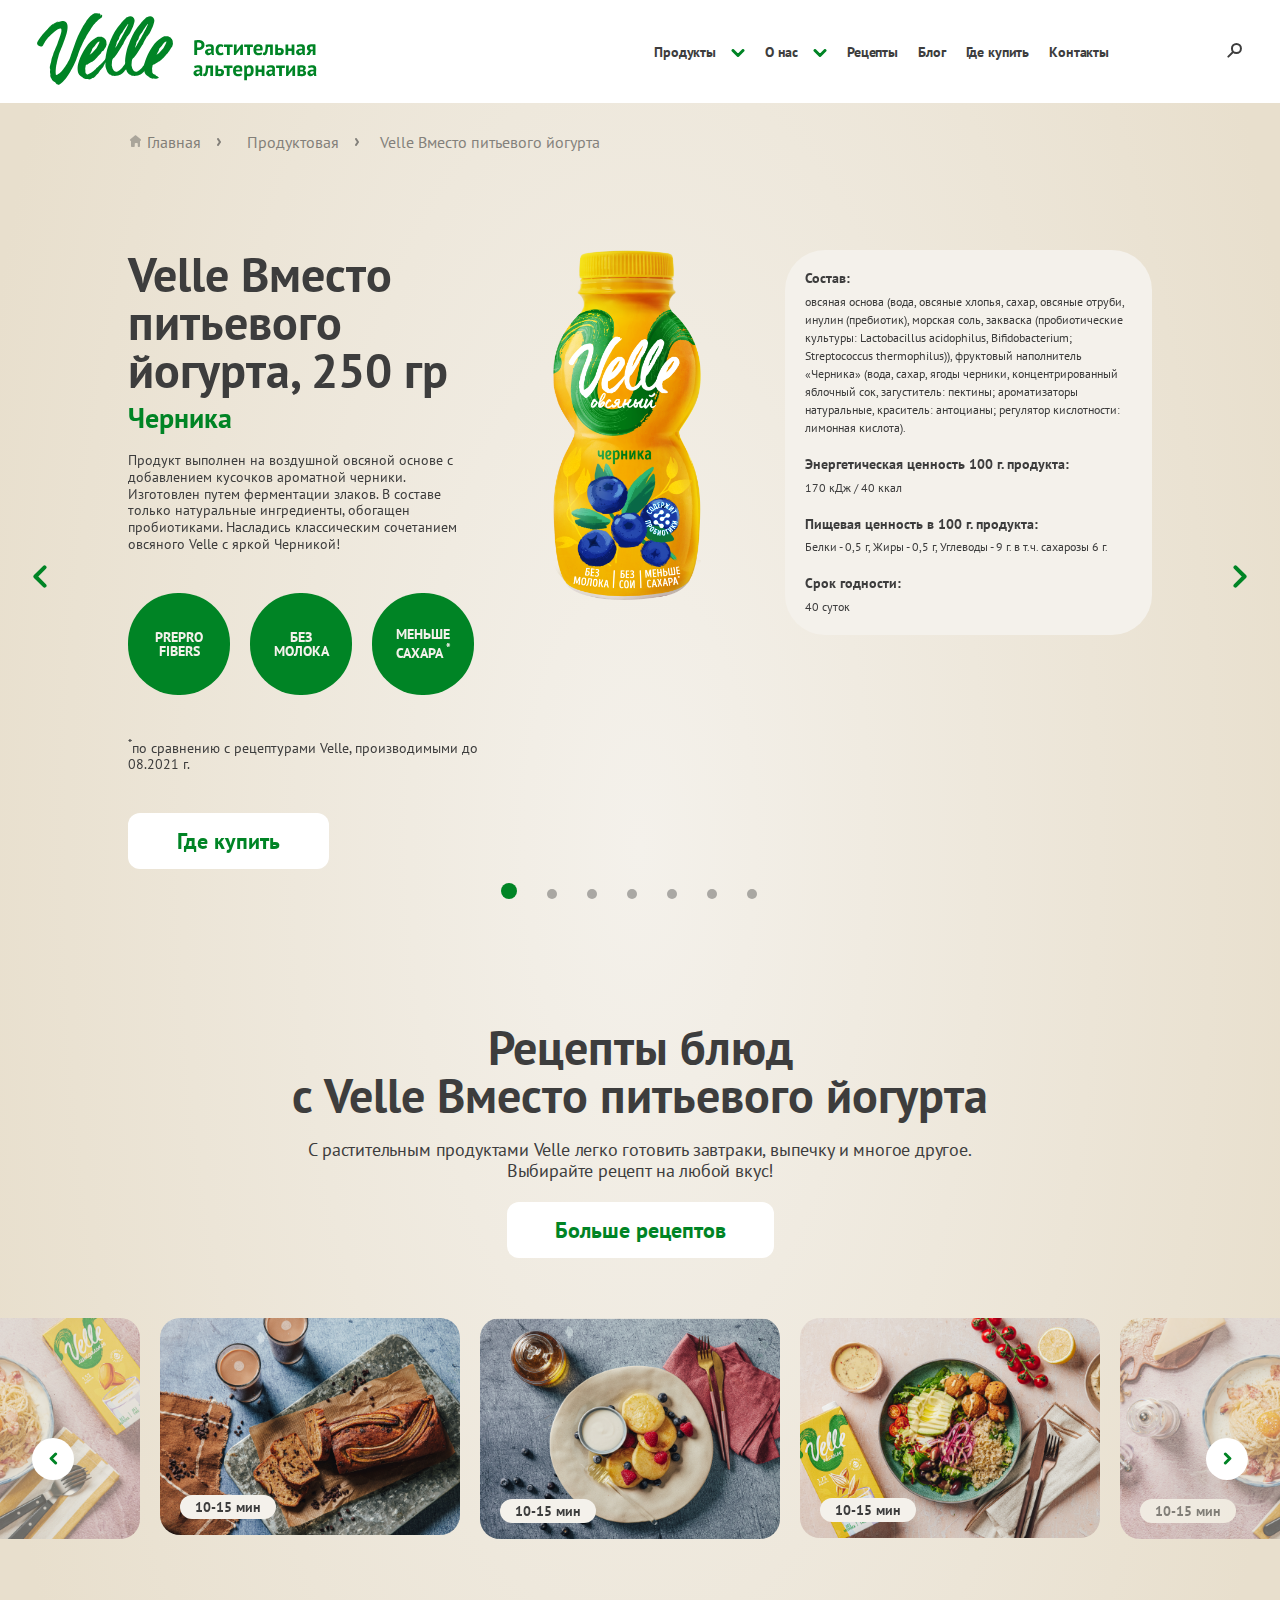
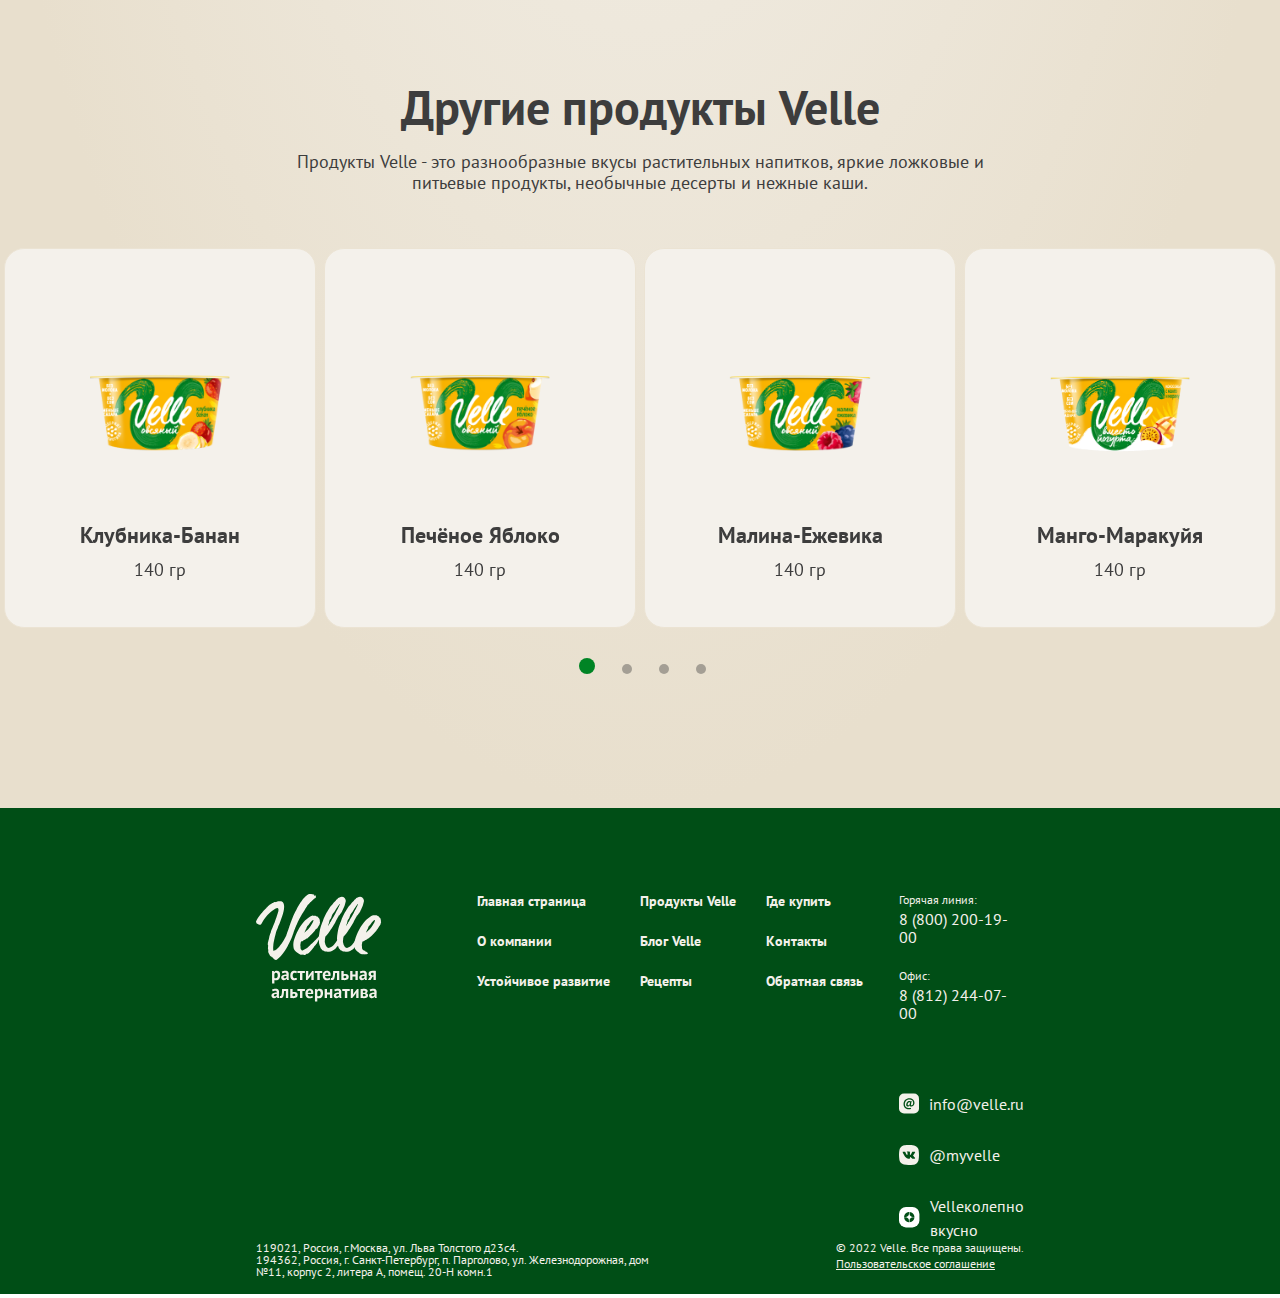
<file: products/pityevoyyogurt.html>
<!doctype html>
<html lang="ru">
<head>
    <meta charset="UTF-8">
    <meta name="viewport"
          content="width=device-width, user-scalable=no, initial-scale=1.0, maximum-scale=1.0, minimum-scale=1.0">
    <meta http-equiv="X-UA-Compatible" content="ie=edge">
    <title>Velle - Velleколепно вкусно</title>
    <link rel="stylesheet" href="../style/style.css">
    <link rel="stylesheet" href="../style/stylesheet.css">
    <link rel="shortcut icon" href="../favicon.svg" type="image/x-icon">
    <link rel="stylesheet" href="https://unpkg.com/swiper@8/swiper-bundle.min.css"/>
    <script src="https://cdnjs.cloudflare.com/ajax/libs/jquery/3.4.1/jquery.min.js"></script>
    <script src="https://unpkg.com/swiper@8/swiper-bundle.min.js"></script>
    <!-- Global site tag (gtag.js) - Google Analytics -->
    <script async src="https://www.googletagmanager.com/gtag/js?id=UA-208937930-1"></script>
    <script>
        window.dataLayer = window.dataLayer || [];

        function gtag() {
            dataLayer.push(arguments);
        }

        gtag('js', new Date());

        gtag('config', 'UA-208937930-1');
    </script>
    <!-- Yandex.Metrika counter -->
    <script type="text/javascript">
        (function (m, e, t, r, i, k, a) {
            m[i] = m[i] || function () {
                (m[i].a = m[i].a || []).push(arguments)
            };
            m[i].l = 1 * new Date();
            k = e.createElement(t), a = e.getElementsByTagName(t)[0], k.async = 1, k.src = r, a.parentNode.insertBefore(k, a)
        })
        (window, document, "script", "https://mc.yandex.ru/metrika/tag.js", "ym");

        ym(85695564, "init", {
            clickmap: true,
            trackLinks: true,
            accurateTrackBounce: true,
            webvisor: true
        });
    </script>
    <noscript>
        <div><img src="https://mc.yandex.ru/watch/85695564" style="position:absolute; left:-9999px;" alt=""/></div>
    </noscript>
    <!-- /Yandex.Metrika counter -->
    <script type="text/javascript">!function () {
        var t = document.createElement("script");
        t.type = "text/javascript", t.async = !0, t.src = 'https://vk.com/js/api/openapi.js?169', t.onload = function () {
            VK.Retargeting.Init("VK-RTRG-1370333-46NE2"), VK.Retargeting.Hit()
        }, document.head.appendChild(t)
    }();</script>
    <noscript><img src="https://vk.com/rtrg?p=VK-RTRG-1370333-46NE2" style="position:fixed; left:-999px;" alt=""/>
    </noscript>
</head>
<body>
<header>
    <div class="headerWrapper">
        <a href="../index.html">
            <img src="../images/logo_header.svg" alt="logo" class="logo">
        </a>
        <div class="headerMenu">
            <div class="item itemPassive">
                <a href="../products.html" class="popupMenu mainItem">
                    Продукты
                    <div class="line"></div>
                </a>
                <svg class="popupMenu" width="14" height="8" viewBox="0 0 14 8" fill="none"
                     xmlns="http://www.w3.org/2000/svg">
                    <path d="M12 1.5L7 6.5L2 1.5" stroke="#008425" stroke-width="3" stroke-linecap="round"
                          stroke-linejoin="round"/>
                </svg>

                <div class="headerPopup">
                    <div class="content">
                        <div class="item">
                            <div class="itemPic">
                                <a href="../products/vmestomoloka.html">
                                    <img src="../images/menu/menu1.png" alt="menu">
                                </a>
                            </div>
                            <div class="itemTitle">
                                <a href="../products/vmestomoloka.html">
                                    Velle Вместо молока
                                </a>
                            </div>
                            <a href="../products/vmestomoloka.html?1" class="headerlink">
                                Миндальное
                            </a>
                            <a href="../products/vmestomoloka.html?0" class="headerlink">
                                Овсяное
                            </a>
                            <a href="../products/vmestomoloka.html?2" class="headerlink">
                                Кокосовое
                            </a>
                            <a href="../products/vmestomoloka.html?3" class="headerlink">
                                Банановое
                            </a>
                        </div>
                        <div class="item">
                            <div class="itemPic">
                                <a href="../products/barista.html">
                                    <img src="../images/menu/menu2.png" alt="menu">
                                </a>
                            </div>
                            <div class="itemTitle">
                                <a href="../products/barista.html">Velle Barista</a>
                            </div>
                            <a href="../products/barista.html?1" class="headerlink">
                                Миндальное
                            </a>
                            <a href="../products/barista.html?3" class="headerlink">
                                Овсяное
                            </a>
                            <a href="../products/barista.html?0" class="headerlink">
                                Кокосовое
                            </a>
                            <a href="../products/barista.html?2" class="headerlink">
                                Банановое
                            </a>
                        </div>
                        <div class="item">
                            <div class="itemPic">
                                <a href="../products/pityevoyyogurt.html">
                                    <img src="../images/menu/menu3.png" alt="menu">
                                </a>
                            </div>
                            <div class="itemTitle">
                                <a href="../products/pityevoyyogurt.html">Velle Вместо питьевого йогурта</a>
                            </div>
                            <a href="../products/pityevoyyogurt.html?1" class="headerlink">
                                Облепиха
                            </a>
                            <a href="../products/pityevoyyogurt.html?3" class="headerlink">
                                Вишня
                            </a>
                            <a href="../products/pityevoyyogurt.html?6" class="headerlink">
                                Клубника-Земляника
                            </a>
                            <a href="../products/pityevoyyogurt.html?2" class="headerlink">
                                Малина
                            </a>
                            <a href="../products/pityevoyyogurt.html?0" class="headerlink">
                                Черника
                            </a>
                            <a href="../products/pityevoyyogurt.html?5" class="headerlink">
                                Гречишный
                            </a>
                            <a href="../products/pityevoyyogurt.html?4" class="headerlink">
                                Кокос
                            </a>
                        </div>
                        <div class="item">
                            <div class="itemPic">
                                <a href="../products/lozhkoviyyogurt.html">
                                    <img src="../images/menu/menu4.png" alt="menu">
                                </a>
                            </div>
                            <div class="itemTitle">
                                <a href="../products/lozhkoviyyogurt.html">Velle Вместо ложкового йогурта</a>
                            </div>
                            <a href="../products/lozhkoviyyogurt.html?2" class="headerlink">
                                Клубника-Банан
                            </a>
                            <a href="../products/lozhkoviyyogurt.html?3" class="headerlink">
                                Манго-Маракуйя
                            </a>
                            <a href="../products/lozhkoviyyogurt.html?1" class="headerlink">
                                Малина-Ежевика
                            </a>
                            <a href="../products/lozhkoviyyogurt.html?0" class="headerlink">
                                Печёное Яблоко
                            </a>
                        </div>
                        <div class="item">
                            <div class="itemPic">
                                <a href="../products/kasha.html">
                                    <img src="../images/menu/menu5.png" alt="menu">
                                </a>
                            </div>
                            <div class="itemTitle">
                                <a href="../products/kasha.html">Velle Каша</a>
                            </div>
                            <a href="../products/kasha.html?0" class="headerlink">
                                Курага
                            </a>
                            <a href="../products/kasha.html?1" class="headerlink">
                                Чернослив
                            </a>
                        </div>
                        <div class="item">
                            <div class="itemPic">
                                <a href="../products/dessert.html">
                                    <img src="../images/menu/menu6.png" alt="menu">
                                </a>
                            </div>
                            <div class="itemTitle">
                                <a href="../products/dessert.html">Velle Десерт</a>
                            </div>
                            <a href="../products/dessert.html?0" class="headerlink">
                                Соленая Карамель
                            </a>
                        </div>
                    </div>
                </div>
            </div>
            <div class="item itemLink aboutPassive">
                <a href="#" class="mainItem aboutMenu">
                    О нас
                    <div class="line"></div>
                </a>
                <svg class="aboutMenu" width="14" height="8" viewBox="0 0 14 8" fill="none"
                     xmlns="http://www.w3.org/2000/svg">
                    <path d="M12 1.5L7 6.5L2 1.5" stroke="#008425" stroke-width="3" stroke-linecap="round"
                          stroke-linejoin="round"/>
                </svg>
                <div class="aboutPopup closedAbout">
                    <a href="#" class="itemAbout itemLink">О компании</a>
                    <a href="#" class="itemAbout itemLink">Устойчивое развитие</a>
                </div>
            </div>
            <div class="item itemLink itemEmpty">
                <a href="#" class="mainItem">
                    Рецепты
                    <div class="line"></div>
                </a>
            </div>
            <div class="item itemLink itemEmpty">
                <a href="#" class="mainItem">
                    Блог
                    <div class="line"></div>
                </a>
            </div>
            <div class="item itemEmpty">
                <a href="../where.html" class="mainItem">
                    Где купить
                    <div class="line"></div>
                </a>
            </div>
            <div class="item itemEmpty">
                <a href="../contacts.html" class="mainItem">
                    Контакты
                    <div class="line"></div>
                </a>
            </div>
        </div>
        <button class="search">
            <svg width="15" height="15" viewBox="0 0 15 15" fill="none" xmlns="http://www.w3.org/2000/svg">
                <rect width="8.12965" height="1.90165" rx="0.950827"
                      transform="matrix(0.709482 -0.704723 0.709482 0.704723 0 13.6602)" fill="#3D3D3D"/>
                <circle cx="9.44287" cy="5.5" r="4.5" stroke="#3D3D3D" stroke-width="2"/>
            </svg>
        </button>
        <button class="burger">
            <svg width="18" height="15" viewBox="0 0 18 15" fill="none" xmlns="http://www.w3.org/2000/svg">
                <rect width="18" height="3" rx="1.5" fill="#3D3D3D"/>
                <rect y="6" width="18" height="3" rx="1.5" fill="#3D3D3D"/>
                <rect y="12" width="18" height="3" rx="1.5" fill="#3D3D3D"/>
            </svg>
        </button>
        <button class="closeBurger">
            <svg width="17" height="15" viewBox="0 0 17 15" fill="none" xmlns="http://www.w3.org/2000/svg">
                <rect x="2.06979" y="0.565796" width="18.5" height="3" rx="1.5" transform="rotate(40 2.06979 0.565796)"
                      fill="#3D3D3D"/>
                <rect y="12.213" width="18.5" height="3" rx="1.5" transform="rotate(-40 0 12.213)" fill="#3D3D3D"/>
            </svg>
        </button>
    </div>
    <div class="mWrapper">
        <div class="item mobMenuProducts">
            <a href="#" class="">Продукты</a>
            <svg width="14" height="8" viewBox="0 0 14 8" fill="none" xmlns="http://www.w3.org/2000/svg">
                <path d="M12 1.5L7 6.5L2 1.5" stroke="#008425" stroke-width="3" stroke-linecap="round"
                      stroke-linejoin="round"/>
            </svg>
        </div>
        <div class="subItems">
            <a href="../products.html#vmestomoloka" class="">
                Velle Вместо молока
            </a>
            <a href="../products.html#barista" class="">
                Velle Barista
            </a>
            <a href="../products.html#pityevoyyougurt" class="">
                Velle Вместо питьевого йогурта
            </a>
            <a href="../products.html#lozhkoviyyogurt" class="">
                Velle Вместо ложкового йогурта
            </a>
            <a href="../products.html#kasha" class="">
                Velle Каша
            </a>
            <a href="../products.html#dessert" class="">
                Velle Десерт
            </a>
        </div>
        <div class="item mobAboutProducts">
            <a href="#" class="itemLink">О нас</a>
            <svg width="14" height="8" viewBox="0 0 14 8" fill="none" xmlns="http://www.w3.org/2000/svg">
                <path d="M12 1.5L7 6.5L2 1.5" stroke="#008425" stroke-width="3" stroke-linecap="round"
                      stroke-linejoin="round"/>
            </svg>
        </div>
        <div class="subAbout">
            <a href="#" class="itemLink">
                О компании
            </a>
            <a href="#" class="itemLink">
                Устойчивое развитие
            </a>
        </div>
        <div class="item">
            <a href="#" class="itemLink">Рецепты</a>
        </div>
        <div class="item">
            <a href="#" class="itemLink">Блог</a>
        </div>
        <div class="item">
            <a href="../where.html">Где купить</a>
        </div>
        <div class="item">
            <a href="../contacts.html">Контакты</a>
        </div>
    </div>
</header>
<main class="mainCards">
    <nav>
        <div class="navItem">
            <svg width="14" height="14" viewBox="0 0 14 14" fill="none" xmlns="http://www.w3.org/2000/svg">
                <g opacity="0.6" clip-path="url(#clip0_300_1497)">
                    <path d="M3 5C3 4.44772 3.44772 4 4 4H11C11.5523 4 12 4.44772 12 5V11C12 11.5523 11.5523 12 11 12H10.75C10.1977 12 9.75 11.5523 9.75 11V9C9.75 8.44772 9.30228 8 8.75 8H7.75C7.19772 8 6.75 8.44772 6.75 9V11C6.75 11.5523 6.30228 12 5.75 12H4C3.44772 12 3 11.5523 3 11V5Z"
                          fill="#3D3D3D"/>
                    <path d="M6.8682 0.514968C7.23604 0.215145 7.76396 0.215145 8.1318 0.514967L12.6834 4.22487C13.4125 4.81921 12.9923 6 12.0516 6H2.94844C2.00772 6 1.58746 4.81921 2.31664 4.22487L6.8682 0.514968Z"
                          fill="#3D3D3D"/>
                </g>
                <defs>
                    <clipPath id="clip0_300_1497">
                        <rect width="14" height="14" fill="white"/>
                    </clipPath>
                </defs>
            </svg>
            <a href="../index.html">Главная</a>
            <svg width="4" height="8" viewBox="0 0 4 8" fill="none" xmlns="http://www.w3.org/2000/svg">
                <path d="M1 1L3 4L1 7" stroke="#3D3D3D" stroke-width="2" stroke-linecap="round"
                      stroke-linejoin="round"/>
            </svg>
        </div>
        <div class="navItem">
            <a href="../products.html">Продуктовая</a>
            <svg width="4" height="8" viewBox="0 0 4 8" fill="none" xmlns="http://www.w3.org/2000/svg">
                <path d="M1 1L3 4L1 7" stroke="#3D3D3D" stroke-width="2" stroke-linecap="round"
                      stroke-linejoin="round"/>
            </svg>
        </div>
        <div class="navItem">
            <p>Velle Вместо питьевого йогурта</p>
        </div>
    </nav>
    <div class="cardPage">
        <div class="banner">
            <div class="cardSlider swiper">
                <!-- Additional required wrapper -->
                <div class="swiper-wrapper">
                    <!-- Slides -->
                    <div class="swiper-slide" id="chernika">
                        <div class="slideContent">
                            <div class="description">
                                <div class="title">
                                    Velle Вместо питьевого йогурта, 250 гр
                                </div>
                                <div class="subtitle">
                                    Черника
                                </div>
                                <div class="text">
                                    Продукт выполнен на воздушной овсяной основе с добавлением кусочков ароматной черники. Изготовлен путем ферментации злаков. В составе только натуральные ингредиенты, обогащен пробиотиками. Насладись классическим сочетанием овсяного Velle с яркой Черникой!
                                </div>
                                <div class="tags">
                                    <div class="tag">
                                        <p>
                                            PrePro <br> fibers
                                        </p>
                                    </div>
                                    <div class="tag">
                                        <p>
                                            Без <br> молока
                                        </p>
                                    </div>
                                    <div class="tag">
                                        <p>
                                            Меньше <br> сахара <sup>*</sup>
                                        </p>
                                    </div>
                                </div>
                                <div class="footnote">
                                    <sup>*</sup>по сравнению с рецептурами Velle, производимыми до 08.2021 г.
                                </div>
                                <div class="buttons">
                                    <button class="more comp">
                                        Состав
                                    </button>
                                    <a href="../where.html">
                                        <button class="more">
                                            Где купить
                                        </button>
                                    </a>
                                </div>
                            </div>
                            <div class="pic">
                                <img src="../images/products/drink/drink1.png" alt="product">
                            </div>
                            <div class="compound">
                                <p>Состав:</p>
                                <span>
                                    овсяная основа (вода, овсяные хлопья, сахар, овсяные отруби, инулин (пребиотик), морская соль, закваска (пробиотические культуры: Lactobacillus acidophilus, Bifidobacterium; Streptococcus thermophilus)), фруктовый наполнитель «Черника» (вода, сахар, ягоды черники, концентрированный яблочный сок, загуститель: пектины; ароматизаторы натуральные, краситель: антоцианы; регулятор кислотности: лимонная кислота).
                                </span>
                                <p>Энергетическая ценность 100 г. продукта: </p>
                                <span>
                                    170 кДж / 40 ккал
                                </span>
                                <p>Пищевая ценность в 100 г. продукта:</p>
                                <span>
                                    Белки - 0,5 г,  Жиры - 0,5 г,   Углеводы - 9 г. в т.ч. сахарозы 6 г.
                                </span>
                                <p>Срок годности:</p>
                                <span>
                                    40 суток
                                </span>
                            </div>
                        </div>
                    </div>
                    <div class="swiper-slide" id="oblepiha">
                        <div class="slideContent">
                            <div class="description">
                                <div class="title">
                                    Velle Вместо питьевого йогурта, 250 гр
                                </div>
                                <div class="subtitle">
                                    Облепиха
                                </div>
                                <div class="text">
                                    Velle “Вместо питьевого йогурта” Облепиха на легкой овсяной основе с добавлением терпкого облепихового пюре. Изготовлен путем ферментации злаков. В составе только натуральные ингредиенты, обогащен пробиотиками. Попробуй невероятное сочетание овса и кисло-сладкой Облепихи!
                                </div>
                                <div class="tags">
                                    <div class="tag">
                                        <p>
                                            PrePro <br> fibers
                                        </p>
                                    </div>
                                    <div class="tag">
                                        <p>
                                            Без <br> молока
                                        </p>
                                    </div>
                                    <div class="tag">
                                        <p>
                                            Меньше <br> сахара <sup>*</sup>
                                        </p>
                                    </div>
                                </div>
                                <div class="footnote">
                                    <sup>*</sup>по сравнению с рецептурами Velle, производимыми до 08.2021 г.
                                </div>
                                <div class="buttons">
                                    <button class="more comp">
                                        Состав
                                    </button>
                                    <a href="../where.html">
                                        <button class="more">
                                            Где купить
                                        </button>
                                    </a>
                                </div>
                            </div>
                            <div class="pic">
                                <img src="../images/products/drink/drink2.png" alt="product">
                            </div>
                            <div class="compound">
                                <p>Состав:</p>
                                <span>
                                    овсяная основа (вода, овсяные хлопья, сахар, овсяные отруби, инулин (пребиотик), морская соль, закваска (пробиотические культуры: Lactobacillus acidophilus, Bifidobacterium; Streptococcus thermophilus)), фруктовый наполнитель «Облепиха» (вода, сахар, яблочный сок концентрированный, кусочки яблока, облепиховое пюре, ароматизаторы натуральные, загуститель: пектины; красители: каротины, экстракт паприки; регулятор кислотности: лимонная кислота).
                                </span>
                                <p>Энергетическая ценность 100 г. продукта: </p>
                                <span>
                                    170 кДж / 40 ккал
                                </span>
                                <p>Пищевая ценность в 100 г. продукта:</p>
                                <span>
                                    Белки - 0,5 г,  Жиры - 0,5 г,   Углеводы - 9 г. в т.ч. сахарозы 6 г.
                                </span>
                                <p>Срок годности:</p>
                                <span>
                                    40 суток
                                </span>
                            </div>
                        </div>
                    </div>
                    <div class="swiper-slide" id="malina">
                        <div class="slideContent">
                            <div class="description">
                                <div class="title">
                                    Velle Вместо питьевого йогурта, 250 гр
                                </div>
                                <div class="subtitle">
                                    Малина
                                </div>
                                <div class="text">
                                    Почувствуй невесомое сочетание натурального овса и свежей сладкой малины в растительном продукте от Velle “Вместо питьевого йогурта” Малина. Продукт изготовлен путем ферментации злаков, составе только натуральные ингредиенты и пробиотики для комфортного пищеварения!
                                </div>
                                <div class="tags">
                                    <div class="tag">
                                        <p>
                                            PrePro <br> fibers
                                        </p>
                                    </div>
                                    <div class="tag">
                                        <p>
                                            Без <br> молока
                                        </p>
                                    </div>
                                    <div class="tag">
                                        <p>
                                            Меньше <br> сахара <sup>*</sup>
                                        </p>
                                    </div>
                                </div>
                                <div class="footnote">
                                    <sup>*</sup>по сравнению с рецептурами Velle, производимыми до 08.2021 г.
                                </div>
                                <div class="buttons">
                                    <button class="more comp">
                                        Состав
                                    </button>
                                    <a href="../where.html">
                                        <button class="more">
                                            Где купить
                                        </button>
                                    </a>
                                </div>
                            </div>
                            <div class="pic">
                                <img src="../images/products/drink/drink3.png" alt="product">
                            </div>
                            <div class="compound">
                                <p>Состав:</p>
                                <span>
                                    овсяная основа (вода, овсяные хлопья, сахар, овсяные отруби, инулин (пребиотик), морская соль, закваска (пробиотические культуры: Lactobacillus acidophilus, Bifidobacterium; Streptococcus thermophilus)), фруктовый наполнитель «Малина» (сахар, вода, малина (крошка), концентрированный яблочный сок, ароматизаторы натуральные, загуститель: пектины; концентрированный сок черной моркови, регулятор кислотности: лимонная кислота; концентрированный сок моркови).
                                </span>
                                <p>Энергетическая ценность 100 г. продукта: </p>
                                <span>
                                    190 кДж / 45 ккал
                                </span>
                                <p>Пищевая ценность в 100 г. продукта:</p>
                                <span>
                                    Белки - 0,5 г,  Жиры - 0,5 г,   Углеводы - 9,5 г. в т.ч. сахарозы 6,5 г.
                                </span>
                                <p>Срок годности:</p>
                                <span>
                                    40 суток
                                </span>
                            </div>
                        </div>
                    </div>
                    <div class="swiper-slide" id="vishnya">
                        <div class="slideContent">
                            <div class="description">
                                <div class="title">
                                    Velle Вместо питьевого йогурта, 250 гр
                                </div>
                                <div class="subtitle">
                                    Вишня
                                </div>
                                <div class="text">
                                    Velle “Вместо питьевого йогурта” Вишня на нежной овсяной основе с добавлением кусочков свежей вишни  не оставит равнодушным любителей растительных продуктов и тех, кто любит себя побаловать чем-то особенным. В составе только натуральные ингредиенты и пробиотики для комфортного пищеварения,  изготовлен путем ферментации злаков.
                                </div>
                                <div class="tags">
                                    <div class="tag">
                                        <p>
                                            PrePro <br> fibers
                                        </p>
                                    </div>
                                    <div class="tag">
                                        <p>
                                            Без <br> молока
                                        </p>
                                    </div>
                                    <div class="tag">
                                        <p>
                                            Меньше <br> сахара <sup>*</sup>
                                        </p>
                                    </div>
                                </div>
                                <div class="footnote">
                                    <sup>*</sup>по сравнению с рецептурами Velle, производимыми до 08.2021 г.
                                </div>
                                <div class="buttons">
                                    <button class="more comp">
                                        Состав
                                    </button>
                                    <a href="../where.html">
                                        <button class="more">
                                            Где купить
                                        </button>
                                    </a>
                                </div>
                            </div>
                            <div class="pic">
                                <img src="../images/products/drink/drink4.png" alt="product">
                            </div>
                            <div class="compound">
                                <p>Состав:</p>
                                <span>
                                    овсяная основа (вода, овсяные хлопья, сахар, овсяные отруби, инулин (пребиотик), морская соль, закваска (пробиотические культуры: Lactobacillus acidophilus, Bifidobacterium; Streptococcus thermophilus)), фруктовый наполнитель «Вишня» (сахар, ягоды вишни*, вода, концентрированный яблочный сок, яблочное пюре, краситель: антоцианы;  ароматизаторы натуральные, загуститель: пектины; регулятор кислотности: лимонная кислота). *в продукте возможно присутствие косточек и/или их фрагментов, что свойственно продуктам из натурального сырья.
                                </span>
                                <p>Энергетическая ценность 100 г. продукта: </p>
                                <span>
                                    170 кДж / 40 ккал
                                </span>
                                <p>Пищевая ценность в 100 г. продукта:</p>
                                <span>
                                    Белки - 0,5 г,  Жиры - 0,5 г,   Углеводы - 9 г. в т.ч. сахарозы 6 г.
                                </span>
                                <p>Срок годности:</p>
                                <span>
                                    40 суток
                                </span>
                            </div>
                        </div>
                    </div>
                    <div class="swiper-slide" id="coconut">
                        <div class="slideContent">
                            <div class="description">
                                <div class="title">
                                    Velle Вместо питьевого йогурта, 250 гр
                                </div>
                                <div class="subtitle">
                                    Кокосовый натуральный
                                </div>
                                <div class="text">
                                    Натуральный от Velle сделан на бархатной кокосовой основе, имеет мягкую йогуртовую текстуру и нежнейший “чистый” вкус.  100% веганский продукт, насыщен пробиотиками и изготовлен путем ферментации.
                                </div>
                                <div class="tags">
                                    <div class="tag">
                                        <p>
                                            PrePro <br> fibers
                                        </p>
                                    </div>
                                    <div class="tag">
                                        <p>
                                            Без <br> молока
                                        </p>
                                    </div>
                                    <div class="tag">
                                        <p>
                                            Меньше <br> сахара <sup>*</sup>
                                        </p>
                                    </div>
                                </div>
                                <div class="footnote">
                                    <sup>*</sup>по сравнению с рецептурами Velle, производимыми до 08.2021 г.
                                </div>
                                <div class="buttons">
                                    <button class="more comp">
                                        Состав
                                    </button>
                                    <a href="../where.html">
                                        <button class="more">
                                            Где купить
                                        </button>
                                    </a>
                                </div>
                            </div>
                            <div class="pic">
                                <img src="../images/products/drink/drink5.png" alt="product">
                            </div>
                            <div class="compound">
                                <p>Состав:</p>
                                <span>
                                    Кокосовая основа (вода, кокосовая паста, рисовая мука,  загустители: гуммиарабик, тары камедь, камедь кассии; ароматизаторы натуральные, безмолочная закваска (пробиотические культуры: Bifodobacterium, Lactobacillus acidophilus; Lactobacillus delbrueckii subsp. bulgaricus, Lactobacillus paracasei subsp. paracasei, Streptococcus thermophilus)).
                                </span>
                                <p>Энергетическая ценность 100 г. продукта: </p>
                                <span>
                                    270 кДж / 65 ккал
                                </span>
                                <p>Пищевая ценность в 100 г. продукта:</p>
                                <span>
                                    Белки - 1 г,  Жиры - 4,5 г,   Углеводы - 5 г. в т.ч. сахарозы 0,5 г.
                                </span>
                                <p>Срок годности:</p>
                                <span>
                                    40 суток
                                </span>
                            </div>
                        </div>
                    </div>
                    <div class="swiper-slide" id="grechiha">
                        <div class="slideContent">
                            <div class="description">
                                <div class="title">
                                    Velle Вместо питьевого йогурта, 250 гр
                                </div>
                                <div class="subtitle">
                                    Кокосовый Гречишный
                                </div>
                                <div class="text">
                                    Гречишный “Вместо питьевого йогурта” на легкой кокосовой основе сделан с добавлением семян гречихи, что делает его вкус необыкновенно нежным. А нотки карамельного сахара добавляют продукту необыкновенного вкуса терпкой сладости.   100% веганский продукт, насыщен пробиотиками и изготовлен путем ферментации.
                                </div>
                                <div class="tags">
                                    <div class="tag">
                                        <p>
                                            PrePro <br> fibers
                                        </p>
                                    </div>
                                    <div class="tag">
                                        <p>
                                            Без <br> молока
                                        </p>
                                    </div>
                                    <div class="tag">
                                        <p>
                                            Меньше <br> сахара <sup>*</sup>
                                        </p>
                                    </div>
                                </div>
                                <div class="footnote">
                                    <sup>*</sup>по сравнению с рецептурами Velle, производимыми до 08.2021 г.
                                </div>
                                <div class="buttons">
                                    <button class="more comp">
                                        Состав
                                    </button>
                                    <a href="../where.html">
                                        <button class="more">
                                            Где купить
                                        </button>
                                    </a>
                                </div>
                            </div>
                            <div class="pic">
                                <img src="../images/products/drink/drink6.png" alt="product">
                            </div>
                            <div class="compound">
                                <p>Состав:</p>
                                <span>
                                    кокосовая основа (вода, кокосовая паста, рисовая мука,  загустители: гуммиарабик, тары камедь, камедь кассии; ароматизаторы натуральные, безмолочная закваска (пробиотические культуры: Bifodobacterium, Lactobacillus acidophilus; Lactobacillus delbrueckii subsp. bulgaricus, Lactobacillus paracasei subsp. paracasei, Streptococcus thermophilus)), наполнитель "Гречишный" (сахар, вода, гречишный чай (семена гречихи), загустители: пектины, гуаровая камедь; регулятор кислотности: лимонная кислота; карамелизованный сахар, ароматизатор натуральный).
                                </span>
                                <p>Энергетическая ценность 100 г. продукта: </p>
                                <span>
                                    290 кДж / 70 ккал
                                </span>
                                <p>Пищевая ценность в 100 г. продукта:</p>
                                <span>
                                    Белки - 1 г,  Жиры - 3,5 г,   Углеводы - 8,5 г. в т.ч. сахарозы 5 г.
                                </span>
                                <p>Срок годности:</p>
                                <span>
                                    40 суток
                                </span>
                            </div>
                        </div>
                    </div>
                    <div class="swiper-slide" id="klubnika">
                        <div class="slideContent">
                            <div class="description">
                                <div class="title">
                                    Velle Вместо питьевого йогурта, 250 гр
                                </div>
                                <div class="subtitle">
                                    Кокосовый Земляника-Клубника
                                </div>
                                <div class="text">
                                    “Клубника-Земляника” от Velle на кокосовой основе с добавлением кусочков свежей клубники, и насыщенного пюре земляники.  100% веганский продукт, насыщен пробиотиками. Изготовлен путем ферментации. Попробуй наслаждение на вкус вместе с Клубника-Земляника от Velle!
                                </div>
                                <div class="tags">
                                    <div class="tag">
                                        <p>
                                            PrePro <br> fibers
                                        </p>
                                    </div>
                                    <div class="tag">
                                        <p>
                                            Без <br> молока
                                        </p>
                                    </div>
                                    <div class="tag">
                                        <p>
                                            Меньше <br> сахара <sup>*</sup>
                                        </p>
                                    </div>
                                </div>
                                <div class="footnote">
                                    <sup>*</sup>по сравнению с рецептурами Velle, производимыми до 08.2021 г.
                                </div>
                                <div class="buttons">
                                    <button class="more comp">
                                        Состав
                                    </button>
                                    <a href="../where.html">
                                        <button class="more">
                                            Где купить
                                        </button>
                                    </a>
                                </div>
                            </div>
                            <div class="pic">
                                <img src="../images/products/drink/drink7.png" alt="product">
                            </div>
                            <div class="compound">
                                <p>Состав:</p>
                                <span>
                                    кокосовая основа (вода, кокосовая паста, рисовая мука,  загустители: гуммиарабик, тары камедь, камедь кассии; ароматизаторы натуральные, безмолочная закваска (пробиотические культуры: Bifodobacterium, Lactobacillus acidophilus; Lactobacillus delbrueckii subsp. bulgaricus, Lactobacillus paracasei subsp. paracasei, Streptococcus thermophilus)), наполнитель "Клубника-земляника" (сахар, кусочки клубники, вода, пюре земляники, концентрированный сок черной моркови, ароматизатор натуральный, загустители: пектины, гуаровая камедь; регулятор кислотности: лимонная кислота; краситель: каротины).
                                </span>
                                <p>Энергетическая ценность 100 г. продукта: </p>
                                <span>
                                    290 кДж / 70 ккал
                                </span>
                                <p>Пищевая ценность в 100 г. продукта:</p>
                                <span>
                                    Белки - 1 г,  Жиры - 3,5 г,   Углеводы - 8,5 г. в т.ч. сахарозы 5 г.
                                </span>
                                <p>Срок годности:</p>
                                <span>
                                    40 суток
                                </span>
                            </div>
                        </div>
                    </div>
                </div>
                <!-- If we need pagination -->
                <div class="swiper-pagination main-pagination"></div>
                <div class="prev-arrow">
                    <svg width="14" height="23" viewBox="0 0 14 23" fill="none" xmlns="http://www.w3.org/2000/svg">
                        <path d="M11.55 20.6499L2.40002 11.4999L11.55 2.34991" stroke="#008425" stroke-width="4"
                              stroke-linecap="round" stroke-linejoin="round"/>
                    </svg>
                </div>
                <div class="next-arrow">
                    <svg width="14" height="23" viewBox="0 0 14 23" fill="none" xmlns="http://www.w3.org/2000/svg">
                        <path d="M2.44998 2.3501L11.6 11.5001L2.44997 20.6501" stroke="#008425" stroke-width="4"
                              stroke-linecap="round" stroke-linejoin="round"/>
                    </svg>
                </div>
            </div>
        </div>
        <div class="recipes">
            <div class="title">
                Рецепты блюд <br>
                с Velle Вместо питьевого йогурта
            </div>
            <div class="subtitle">
                С растительным продуктами Velle легко готовить завтраки, выпечку и многое другое. <br>
                Выбирайте рецепт на любой вкус!
            </div>
            <button class="more">
                Больше рецептов
            </button>
            <div class="recipesSlider">
                <div class="swiper-wrapper">
                    <!-- Slides -->
                    <div class="swiper-slide">
                        <div class="recipeCard">
                            <div class="item">
                                <div class="mask">
                                    <div class="maskTitle">
                                        Сырники
                                    </div>
                                    <button class="itemLink">
                                        <svg width="52" height="26" viewBox="0 0 52 26" fill="none"
                                             xmlns="http://www.w3.org/2000/svg">
                                            <g filter="url(#filter0_i_186_4332)">
                                                <g clip-path="url(#clip0_186_4332)">
                                                    <rect width="52" height="26" rx="13" fill="#F4B223"/>
                                                    <path d="M24 8.5L28 13L24 17.5" stroke="#008425" stroke-width="3"
                                                          stroke-linecap="round" stroke-linejoin="round"/>
                                                </g>
                                            </g>
                                            <defs>
                                                <filter id="filter0_i_186_4332" x="0" y="0" width="52" height="26"
                                                        filterUnits="userSpaceOnUse" color-interpolation-filters="sRGB">
                                                    <feFlood flood-opacity="0" result="BackgroundImageFix"/>
                                                    <feBlend mode="normal" in="SourceGraphic" in2="BackgroundImageFix"
                                                             result="shape"/>
                                                    <feColorMatrix in="SourceAlpha" type="matrix"
                                                                   values="0 0 0 0 0 0 0 0 0 0 0 0 0 0 0 0 0 0 127 0"
                                                                   result="hardAlpha"/>
                                                    <feOffset/>
                                                    <feGaussianBlur stdDeviation="5"/>
                                                    <feComposite in2="hardAlpha" operator="arithmetic" k2="-1" k3="1"/>
                                                    <feColorMatrix type="matrix"
                                                                   values="0 0 0 0 0 0 0 0 0 0 0 0 0 0 0 0 0 0 0.25 0"/>
                                                    <feBlend mode="normal" in2="shape"
                                                             result="effect1_innerShadow_186_4332"/>
                                                </filter>
                                                <clipPath id="clip0_186_4332">
                                                    <rect width="52" height="26" rx="13" fill="white"/>
                                                </clipPath>
                                            </defs>
                                        </svg>
                                    </button>
                                </div>
                                <img src="../images/gallery1.png" alt="item">
                                <div class="bottom">
                                    <div class="bottomItem">10-15 мин</div>
                                </div>
                            </div>
                        </div>
                    </div>
                    <div class="swiper-slide">
                        <div class="recipeCard">
                            <div class="item">
                                <div class="mask">
                                    <div class="maskTitle">
                                        Салат с фалафелем
                                    </div>
                                    <button class="itemLink">
                                        <svg width="52" height="26" viewBox="0 0 52 26" fill="none"
                                             xmlns="http://www.w3.org/2000/svg">
                                            <g filter="url(#filter0_i_186_4332)">
                                                <g clip-path="url(#clip0_186_4332)">
                                                    <rect width="52" height="26" rx="13" fill="#F4B223"/>
                                                    <path d="M24 8.5L28 13L24 17.5" stroke="#008425" stroke-width="3"
                                                          stroke-linecap="round" stroke-linejoin="round"/>
                                                </g>
                                            </g>
                                            <defs>
                                                <filter id="filter0_i_186_4332" x="0" y="0" width="52" height="26"
                                                        filterUnits="userSpaceOnUse" color-interpolation-filters="sRGB">
                                                    <feFlood flood-opacity="0" result="BackgroundImageFix"/>
                                                    <feBlend mode="normal" in="SourceGraphic" in2="BackgroundImageFix"
                                                             result="shape"/>
                                                    <feColorMatrix in="SourceAlpha" type="matrix"
                                                                   values="0 0 0 0 0 0 0 0 0 0 0 0 0 0 0 0 0 0 127 0"
                                                                   result="hardAlpha"/>
                                                    <feOffset/>
                                                    <feGaussianBlur stdDeviation="5"/>
                                                    <feComposite in2="hardAlpha" operator="arithmetic" k2="-1" k3="1"/>
                                                    <feColorMatrix type="matrix"
                                                                   values="0 0 0 0 0 0 0 0 0 0 0 0 0 0 0 0 0 0 0.25 0"/>
                                                    <feBlend mode="normal" in2="shape"
                                                             result="effect1_innerShadow_186_4332"/>
                                                </filter>
                                                <clipPath id="clip0_186_4332">
                                                    <rect width="52" height="26" rx="13" fill="white"/>
                                                </clipPath>
                                            </defs>
                                        </svg>
                                    </button>
                                </div>
                                <img src="../images/gallery2.png" alt="item">
                                <div class="bottom">
                                    <div class="bottomItem">10-15 мин</div>
                                </div>
                            </div>
                        </div>
                    </div>
                    <div class="swiper-slide">
                        <div class="recipeCard">
                            <div class="item">
                                <div class="mask">
                                    <div class="maskTitle">
                                        Паста карбонара
                                    </div>
                                    <button class="itemLink">
                                        <svg width="52" height="26" viewBox="0 0 52 26" fill="none"
                                             xmlns="http://www.w3.org/2000/svg">
                                            <g filter="url(#filter0_i_186_4332)">
                                                <g clip-path="url(#clip0_186_4332)">
                                                    <rect width="52" height="26" rx="13" fill="#F4B223"/>
                                                    <path d="M24 8.5L28 13L24 17.5" stroke="#008425" stroke-width="3"
                                                          stroke-linecap="round" stroke-linejoin="round"/>
                                                </g>
                                            </g>
                                            <defs>
                                                <filter id="filter0_i_186_4332" x="0" y="0" width="52" height="26"
                                                        filterUnits="userSpaceOnUse" color-interpolation-filters="sRGB">
                                                    <feFlood flood-opacity="0" result="BackgroundImageFix"/>
                                                    <feBlend mode="normal" in="SourceGraphic" in2="BackgroundImageFix"
                                                             result="shape"/>
                                                    <feColorMatrix in="SourceAlpha" type="matrix"
                                                                   values="0 0 0 0 0 0 0 0 0 0 0 0 0 0 0 0 0 0 127 0"
                                                                   result="hardAlpha"/>
                                                    <feOffset/>
                                                    <feGaussianBlur stdDeviation="5"/>
                                                    <feComposite in2="hardAlpha" operator="arithmetic" k2="-1" k3="1"/>
                                                    <feColorMatrix type="matrix"
                                                                   values="0 0 0 0 0 0 0 0 0 0 0 0 0 0 0 0 0 0 0.25 0"/>
                                                    <feBlend mode="normal" in2="shape"
                                                             result="effect1_innerShadow_186_4332"/>
                                                </filter>
                                                <clipPath id="clip0_186_4332">
                                                    <rect width="52" height="26" rx="13" fill="white"/>
                                                </clipPath>
                                            </defs>
                                        </svg>
                                    </button>
                                </div>
                                <img src="../images/gallery3.png" alt="item">
                                <div class="bottom">
                                    <div class="bottomItem">10-15 мин</div>
                                </div>
                            </div>
                        </div>
                    </div>
                    <div class="swiper-slide">
                        <div class="recipeCard">
                            <div class="item">
                                <div class="mask">
                                    <div class="maskTitle">
                                        Шоколадный кекс
                                    </div>
                                    <button class="itemLink">
                                        <svg width="52" height="26" viewBox="0 0 52 26" fill="none"
                                             xmlns="http://www.w3.org/2000/svg">
                                            <g filter="url(#filter0_i_186_4332)">
                                                <g clip-path="url(#clip0_186_4332)">
                                                    <rect width="52" height="26" rx="13" fill="#F4B223"/>
                                                    <path d="M24 8.5L28 13L24 17.5" stroke="#008425" stroke-width="3"
                                                          stroke-linecap="round" stroke-linejoin="round"/>
                                                </g>
                                            </g>
                                            <defs>
                                                <filter id="filter0_i_186_4332" x="0" y="0" width="52" height="26"
                                                        filterUnits="userSpaceOnUse" color-interpolation-filters="sRGB">
                                                    <feFlood flood-opacity="0" result="BackgroundImageFix"/>
                                                    <feBlend mode="normal" in="SourceGraphic" in2="BackgroundImageFix"
                                                             result="shape"/>
                                                    <feColorMatrix in="SourceAlpha" type="matrix"
                                                                   values="0 0 0 0 0 0 0 0 0 0 0 0 0 0 0 0 0 0 127 0"
                                                                   result="hardAlpha"/>
                                                    <feOffset/>
                                                    <feGaussianBlur stdDeviation="5"/>
                                                    <feComposite in2="hardAlpha" operator="arithmetic" k2="-1" k3="1"/>
                                                    <feColorMatrix type="matrix"
                                                                   values="0 0 0 0 0 0 0 0 0 0 0 0 0 0 0 0 0 0 0.25 0"/>
                                                    <feBlend mode="normal" in2="shape"
                                                             result="effect1_innerShadow_186_4332"/>
                                                </filter>
                                                <clipPath id="clip0_186_4332">
                                                    <rect width="52" height="26" rx="13" fill="white"/>
                                                </clipPath>
                                            </defs>
                                        </svg>
                                    </button>
                                </div>
                                <img src="../images/gallery4.png" alt="item">
                                <div class="bottom">
                                    <div class="bottomItem">10-15 мин</div>
                                </div>
                            </div>
                        </div>
                    </div>
                </div>
                <!-- If we need navigation buttons -->
                <div class="navigation">
                    <div class="prev-recipe recipe-arrow">
                        <svg width="9" height="13" viewBox="0 0 9 13" fill="none" xmlns="http://www.w3.org/2000/svg">
                            <path d="M6.625 11L2.125 6.5L6.625 2" stroke="#008425" stroke-width="3" stroke-linecap="round" stroke-linejoin="round"/>
                        </svg>
                    </div>
                    <div class="next-recipe recipe-arrow">
                        <svg width="9" height="13" viewBox="0 0 9 13" fill="none" xmlns="http://www.w3.org/2000/svg">
                            <path d="M2.375 2L6.875 6.5L2.375 11" stroke="#008425" stroke-width="3" stroke-linecap="round" stroke-linejoin="round"/>
                        </svg>
                    </div>
                </div>
            </div>
        </div>
        <div class="other">
            <div class="title">
                Другие продукты Velle
            </div>
            <div class="subtitle">
                Продукты Velle - это разнообразные вкусы растительных напитков, яркие ложковые и питьевые продукты, необычные десерты и нежные каши.
            </div>
            <div class="otherSlider">
                <!-- Additional required wrapper -->
                <div class="swiper-wrapper">
                    <!-- Slides -->
                    <div class="swiper-slide">
                        <div class="contentItem">
                            <a class="otherLink" href="./lozhkoviyyogurt.html#klubnika"></a>
                            <img src="../images/products/product16.png" class="productPic" alt="product">
                            <div class="itemTitle">
                                Клубника-Банан
                            </div>
                            <div class="volume">
                                140 гр
                            </div>
                        </div>
                    </div>
                    <div class="swiper-slide">
                        <div class="contentItem">
                            <a class="otherLink" href="./lozhkoviyyogurt.html#yabloko"></a>
                            <img src="../images/products/product17.png" class="productPic" alt="product">
                            <div class="itemTitle">
                                Печёное Яблоко
                            </div>
                            <div class="volume">
                                140 гр
                            </div>
                        </div>
                    </div>
                    <div class="swiper-slide">
                        <div class="contentItem">
                            <a class="otherLink" href="./lozhkoviyyogurt.html#malina"></a>
                            <img src="../images/products/product18.png" class="productPic" alt="product">
                            <div class="itemTitle">
                                Малина-Ежевика
                            </div>
                            <div class="volume">
                                140 гр
                            </div>
                        </div>
                    </div>
                    <div class="swiper-slide">
                        <div class="contentItem">
                            <a class="otherLink" href="./lozhkoviyyogurt.html#mango"></a>
                            <img src="../images/products/product19.png" class="productPic" alt="product">
                            <div class="itemTitle">
                                Манго-Маракуйя
                            </div>
                            <div class="volume">
                                140 гр
                            </div>
                        </div>
                    </div>
                </div>
                <div class="swiper-pagination other-pagination"></div>
            </div>
        </div>
    </div>
</main>
<footer>
    <div class="footerContent">
        <div class="topContent">
            <img src="../images/logo_footer.svg" href="index.html" alt="logo" class="logo">
            <div class="menu">
                <a href="../index.html" class="item">
                    Главная страница
                </a>
                <a href="#" class="item itemLink">
                    О компании
                </a>
                <a href="#" class="item itemLink">
                    Устойчивое развитие
                </a>
                <a href="../products.html" class="item">
                    Продукты Velle
                </a>
                <a href="#" class="item itemLink">
                    Блог Velle
                </a>
                <a href="#" class="item itemLink">
                    Рецепты
                </a>
                <a href="../where.html" class="item">
                    Где купить
                </a>
                <a href="../contacts.html" class="item">
                    Контакты
                </a>
                <a href="#" class="item itemLink">
                    Обратная связь
                </a>
            </div>
            <div class="info">
                <div class="phoneItem">
                    <p>
                        Горячая линия:
                    </p>
                    <a href="tel:+78002001900">8 (800) 200-19-00</a>
                </div>
                <div class="phoneItem">
                    <p>
                        Офис:
                    </p>
                    <a href="tel:+78122440700">8 (812) 244-07-00</a>
                </div>
                <div class="social">
                    <img src="../images/mail.svg" alt="social">
                    <a target="_blank" href="mailto:info@velle.ru">info@velle.ru</a>
                </div>
                <div class="social">
                    <img src="../images/vk.svg" alt="social">
                    <a target="_blank" href="https://vk.com/myvelle">@myvelle</a>
                </div>
                <div class="social">
                    <img src="../images/blog.svg" alt="social">
                    <a target="_blank" href="https://zen.yandex.ru/id/61cc1ecd6a88387bc25af8ad">Velleколепно вкусно</a>
                </div>
            </div>
        </div>
        <div class="bottomContent">
            <div class="address">
                <p>119021, Россия, г.Москва, ул. Льва Толстого д23с4.</p>
                <p>194362, Россия, г. Санкт-Петербург, п. Парголово, ул. Железнодорожная, дом №11, корпус 2, литера А,
                    помещ. 20-H комн.1</p>
            </div>
            <div class="copyright">
                <p>© 2022 Velle. Все права защищены.</p>
                <a href="../politics.pdf" download>Пользовательское соглашение</a>
            </div>
        </div>
    </div>
    <div class="mFooterContent">
        <div class="menu">
            <a href="../index.html" class="item">
                Главная страница
            </a>
            <a href="#" class="item itemLink">
                О компании
            </a>
            <a href="#" class="item itemLink">
                Устойчивое развитие
            </a>
            <a href="../products.html" class="item itemLink">
                Продукты Velle
            </a>
            <a href="#" class="item itemLink">
                Блог Velle
            </a>
            <a href="#" class="item itemLink">
                Рецепты
            </a>
            <a href="../where.html" class="item">
                Где купить
            </a>
            <a href="../contacts.html" class="item">
                Контакты
            </a>
            <a href="#" class="item itemLink">
                Обратная связь
            </a>

            <div class="copyright">
                <p>© 2022 Velle. Все права защищены.</p>
                <a href="../politics.pdf" download>Пользовательское соглашение</a>
            </div>
        </div>
        <div class="info">
            <div class="phoneItem">
                <p>
                    Горячая линия:
                </p>
                <a href="tel:+78002001900">8 (800) 200-19-00</a>
            </div>
            <div class="phoneItem">
                <p>
                    Офис:
                </p>
                <a href="tel:+78122440700">8 (812) 244-07-00</a>
            </div>
            <div class="social">
                <img src="../images/mail.svg" alt="social">
                <a href="mailto:info@velle.ru">info@velle.ru</a>
            </div>
            <div class="social">
                <img src="../images/vk.svg" alt="social">
                <a href="https://vk.com/myvelle">@myvelle</a>
            </div>
            <div class="social">
                <img src="../images/blog.svg" alt="social">
                <a href="https://zen.yandex.ru/id/61cc1ecd6a88387bc25af8ad">Velleколепно вкусно</a>
            </div>
            <div class="address">
                <p>119021, Россия, г.Москва, ул. Льва Толстого д23с4.</p>
                <p>194362, Россия, г. Санкт-Петербург, п. Парголово, ул. Железнодорожная, дом №11, корпус 2, литера А,
                    помещ. 20-H комн.1</p>
            </div>
        </div>
        <svg class="mLogo" width="58" height="49" viewBox="0 0 58 49" fill="none" xmlns="http://www.w3.org/2000/svg">
            <path d="M29.5123 18.6648C29.8167 18.6648 29.9182 18.8001 29.7491 19.1046C29.6814 19.2399 29.6138 19.3414 29.5799 19.4767C29.5461 19.612 29.5123 19.7135 29.4446 19.8488C29.377 19.9842 29.3431 20.0856 29.3093 20.1533C29.2755 20.221 29.2078 20.3225 29.174 20.4239C29.1063 20.5254 29.0725 20.5931 29.0048 20.6607C28.9372 20.7284 28.9034 20.7961 28.8357 20.8637C28.768 20.9652 28.7342 21.0329 28.6666 21.1344C28.5989 21.202 28.5651 21.3035 28.4974 21.4388C28.4297 21.5741 28.3283 21.7095 28.2606 21.8448C28.1929 22.0139 28.0915 22.1492 28.0576 22.2507C28.0238 22.2845 27.99 22.3522 27.99 22.386C27.9561 22.4199 27.9223 22.4537 27.9223 22.5214C27.6855 22.792 27.4825 23.0288 27.2796 23.2994C27.0766 23.5362 26.8398 23.8069 26.6368 24.0775C26.5353 24.2128 26.4338 24.3143 26.3662 24.4496C26.2985 24.5849 26.197 24.7203 26.0955 24.8556C25.8587 25.1939 25.6219 25.4983 25.3513 25.769C25.0807 26.0396 24.81 26.3441 24.5056 26.6485C24.3702 26.8177 24.2011 26.953 23.9981 27.0883C23.7951 27.2236 23.5922 27.3251 23.3215 27.3589C23.22 27.3928 23.1186 27.4266 23.0509 27.4943C22.9832 27.5619 22.9156 27.5957 22.8141 27.6634C22.5773 27.8325 22.3067 27.9002 22.0699 27.9002C22.0022 27.8664 21.9007 27.8664 21.833 27.8664C21.7654 27.8664 21.6639 27.8664 21.5962 27.8325C21.4948 27.7987 21.3933 27.7987 21.2918 27.7649C21.1903 27.7311 21.0888 27.7311 20.9197 27.7649C20.6829 27.7987 20.446 27.7649 20.2092 27.6634C19.9724 27.5619 19.7018 27.4266 19.465 27.2913C19.2282 27.1221 18.9914 26.953 18.7884 26.7838C18.5854 26.6147 18.3825 26.4455 18.2133 26.3441C17.875 26.0734 17.6382 25.769 17.4691 25.4307C17.2999 25.0924 17.1984 24.7203 17.1646 24.3481C17.097 23.8407 17.0631 23.2994 17.097 22.8258C17.1308 22.3184 17.1984 21.8109 17.3338 21.3373C17.5706 20.4916 17.8412 19.6459 18.1795 18.834C18.5178 18.0221 18.9237 17.2102 19.3297 16.4321C19.6341 15.8232 19.9724 15.2819 20.3446 14.7406C20.7167 14.1994 21.1226 13.6581 21.5286 13.1168C22.1037 12.4064 22.7126 11.7975 23.423 11.3239C23.5245 11.2562 23.626 11.1886 23.7275 11.0871C23.7951 11.0194 23.8966 10.9179 24.0319 10.8503C24.5394 10.4781 25.0807 10.1737 25.6219 9.9707C25.8249 9.90304 25.9602 9.86921 26.0955 9.90304C26.3323 9.93687 26.603 9.9707 26.8736 9.9707C27.1442 9.9707 27.381 10.0045 27.6178 10.1398C27.7532 10.2075 27.8885 10.2752 28.0576 10.3428C28.2268 10.4105 28.3283 10.512 28.4636 10.6811C28.5312 10.8164 28.5989 10.9179 28.7004 11.0194C28.8019 11.1209 28.9034 11.2224 28.971 11.3577C29.0387 11.493 29.1063 11.5945 29.1402 11.7298C29.174 11.8651 29.2078 11.9666 29.2078 12.1019C29.2417 12.2373 29.2416 12.3726 29.2416 12.5417C29.2416 12.677 29.2416 12.8124 29.3093 12.9815C29.3431 13.1168 29.3093 13.2521 29.2416 13.4213C29.174 13.5566 29.1402 13.6581 29.1402 13.7596C29.1402 13.8611 29.1063 13.9626 29.0387 14.0979C29.0387 14.1317 29.0048 14.1994 28.971 14.2332C28.7342 14.5038 28.5651 14.8083 28.3959 15.0789C28.2268 15.3496 28.0576 15.654 27.8547 15.9585L27.584 15.9246C27.4825 16.06 27.3472 16.1615 27.2457 16.2968C27.1442 16.4321 27.0427 16.5674 27.0089 16.7366C26.9751 16.838 26.9413 16.9057 26.8398 16.9734C26.7721 17.041 26.6706 17.1087 26.6368 17.1763C26.4 17.4131 26.197 17.6499 25.994 17.8867C25.7911 18.1236 25.5543 18.3604 25.3513 18.5972C25.0807 18.8678 24.81 19.1046 24.5394 19.3752C24.3026 19.612 23.9981 19.8827 23.6937 20.1195C23.5583 20.2548 23.3892 20.3563 23.22 20.4239C23.0509 20.4916 22.8818 20.5931 22.7126 20.6946C22.4758 20.8299 22.239 20.9652 22.0022 21.1005C21.7654 21.2697 21.5624 21.405 21.3256 21.5741C21.2579 21.608 21.2579 21.608 21.2579 21.6418C21.2579 21.6418 21.2241 21.6756 21.1903 21.6756C20.7505 21.7095 20.5137 21.8786 20.4799 22.2507C20.446 22.5214 20.4122 22.7582 20.3446 23.0288C20.2769 23.2656 20.2769 23.5362 20.3446 23.8069C20.3784 23.9422 20.3784 24.0775 20.3784 24.2466C20.3784 24.382 20.3784 24.5173 20.3784 24.6864C20.3784 24.8894 20.4122 25.0585 20.5137 25.2277V25.2615C20.5814 25.2954 20.649 25.3968 20.7505 25.5322C20.8182 25.566 20.8182 25.5998 20.8182 25.6336C20.852 25.6336 20.8858 25.6336 20.8858 25.6675V25.7013C21.0888 25.8705 21.2918 25.8705 21.5286 25.7351C21.9345 25.5322 22.3743 25.2954 22.7803 25.0585C23.1862 24.8217 23.5922 24.5511 23.9305 24.2128C24.0658 24.0775 24.2011 23.976 24.3364 23.8407C24.4717 23.7054 24.607 23.5701 24.7424 23.4686C24.9453 23.2656 25.1145 23.0965 25.3175 22.9273C25.4866 22.7582 25.6896 22.5552 25.8926 22.386C26.0955 22.2169 26.2647 22.0477 26.4677 21.8786C26.6368 21.7095 26.8398 21.5403 27.0089 21.3373C27.2457 21.0667 27.5164 20.7961 27.7532 20.5254C27.99 20.2548 28.2606 19.9842 28.4974 19.6797C28.5989 19.5444 28.7004 19.4429 28.8019 19.3076C28.9034 19.1723 29.0048 19.0369 29.0725 18.9355C29.1402 18.7325 29.3093 18.6648 29.5123 18.6648ZM22.6111 16.6689C22.5435 16.838 22.4758 17.0072 22.4081 17.1763C22.3405 17.3455 22.239 17.5146 22.1375 17.6838C22.3743 17.4808 22.5773 17.3116 22.7803 17.1425C22.9832 16.9734 23.1862 16.8042 23.3892 16.6012C23.7951 16.1953 24.1673 15.7893 24.5394 15.3496C24.9115 14.9098 25.1821 14.47 25.4189 13.9964C25.5204 13.7934 25.6557 13.5904 25.7572 13.3875C25.8587 13.1845 25.9602 12.9815 26.0617 12.7785C26.1294 12.6432 26.1632 12.5079 26.2308 12.3387C26.2985 12.2034 26.2985 12.0681 26.2985 11.899H26.1632C26.0279 12.0005 25.8926 12.0681 25.7572 12.1696C25.6219 12.2373 25.5204 12.3387 25.3851 12.4741C25.216 12.6432 25.0807 12.8124 24.9453 12.9815C24.81 13.1507 24.6747 13.3198 24.5394 13.4889C24.4041 13.6919 24.2688 13.8611 24.1334 14.0302C23.9981 14.1994 23.829 14.3685 23.6598 14.5715C23.423 14.7745 23.2877 15.0451 23.1862 15.3496C23.1524 15.4849 23.1186 15.5864 23.1186 15.654C23.0847 15.7217 23.0509 15.8232 22.9832 15.9246C22.9156 16.06 22.8479 16.1615 22.7803 16.2968C22.7464 16.4321 22.6788 16.5336 22.6111 16.6689Z"
                  fill="#F4F1EB"/>
            <path d="M31.8467 26.3782C31.7114 26.3443 31.5761 26.3105 31.4408 26.2428C31.3054 26.1752 31.2039 26.1075 31.0686 26.0399C30.8995 25.9046 30.7642 25.8369 30.6627 25.8369C30.595 25.8031 30.4935 25.7354 30.4259 25.7016C30.3582 25.6678 30.2906 25.6001 30.2229 25.5324C30.0876 25.3971 29.9861 25.2618 29.9184 25.1941C29.8508 25.1265 29.7831 25.025 29.7155 24.9235C29.6478 24.822 29.614 24.7205 29.5463 24.5852C29.4787 24.4499 29.411 24.2808 29.3433 24.0439C29.208 23.7057 29.0727 23.3674 28.9712 22.9952C28.8697 22.6231 28.8021 22.251 28.8021 21.845C28.8359 21.6082 28.8359 21.3714 28.8359 21.1346C28.8359 20.8978 28.8021 20.661 28.7682 20.4242C28.7682 20.1536 28.7682 19.9168 28.8021 19.6461C28.8021 19.3755 28.8359 19.1387 28.8697 18.8681C28.9374 18.4959 28.9712 18.1238 29.0389 17.7517C29.1065 17.3796 29.1742 17.0075 29.2419 16.6353C29.3095 16.2632 29.411 15.9249 29.4787 15.5866C29.5463 15.2483 29.6478 14.8762 29.7831 14.5379C29.8508 14.4026 29.8846 14.2673 29.9523 14.0981C30.0199 13.9628 30.0538 13.7937 30.1214 13.6245C30.1891 13.4216 30.2567 13.2524 30.3244 13.0833C30.392 12.9141 30.4935 12.745 30.5274 12.542C30.8318 11.6963 31.1701 10.8844 31.5422 10.1063C31.779 9.66651 31.982 9.1929 32.2188 8.75312C32.4556 8.31334 32.7263 7.87356 32.9969 7.43378C33.2337 7.06166 33.4705 6.72337 33.7073 6.35124C33.9441 5.97912 34.2148 5.64083 34.5192 5.30254C34.8913 4.86276 35.2296 4.45681 35.5341 4.01703C35.6694 3.81405 35.8386 3.6449 36.0077 3.50959C36.1768 3.34044 36.346 3.20512 36.4813 3.03598C36.6166 2.86683 36.7519 2.69768 36.9211 2.56237C37.0902 2.42705 37.2256 2.29173 37.3609 2.12259C37.4962 1.85195 37.6992 1.71664 37.9021 1.71664C37.9698 1.71664 38.0036 1.71664 38.0375 1.68281C38.0713 1.64898 38.1051 1.64898 38.1728 1.61515C38.5449 1.41217 38.917 1.27686 39.323 1.27686C39.7627 1.27686 40.101 1.41217 40.3378 1.64898C40.4055 1.71664 40.4393 1.78429 40.507 1.81812C40.5746 1.85195 40.6085 1.91961 40.6761 1.98727C40.8453 2.2579 40.9806 2.52854 41.0483 2.79917C41.1159 3.06981 41.1159 3.37427 41.0144 3.71256C40.9468 3.9832 40.8453 4.28766 40.7776 4.59212C40.71 4.89659 40.6085 5.16722 40.507 5.43785C40.4055 5.70849 40.304 5.94529 40.2025 6.14827C40.101 6.35124 39.9996 6.58805 39.8981 6.82485C39.8304 6.96017 39.7966 7.06166 39.7289 7.16315C39.6613 7.26463 39.6274 7.39995 39.5598 7.50144C39.4583 7.77207 39.323 8.07654 39.1538 8.31334C38.9847 8.58397 38.8155 8.85461 38.6126 9.09141C38.5449 9.1929 38.5111 9.26056 38.4434 9.36205C38.3757 9.42971 38.3419 9.53119 38.2743 9.66651C38.2066 9.80183 38.1389 9.86949 38.0375 9.86949C37.936 9.86949 37.8345 9.93715 37.8007 10.0725C37.7668 10.2754 37.6992 10.4446 37.5977 10.5799C37.4962 10.749 37.3609 10.8844 37.2594 11.0535C37.0226 11.4256 36.8534 11.7978 36.6843 12.1699C36.5828 12.4067 36.4813 12.6435 36.3798 12.8465C36.2783 13.0494 36.1768 13.2524 36.0077 13.4554C35.8724 13.6584 35.7371 13.8275 35.6356 14.0305C35.5341 14.2335 35.3988 14.4026 35.2973 14.6056C35.1281 14.8762 34.959 15.1469 34.7898 15.4175C34.6207 15.6881 34.4516 15.9926 34.2486 16.2632C34.1809 16.3647 34.1471 16.4662 34.0794 16.5338C34.0118 16.6353 33.9779 16.703 33.9103 16.7707C33.6735 17.1089 33.4705 17.4472 33.2675 17.7517C33.0646 18.0562 32.8278 18.3606 32.5233 18.6651C32.4895 18.6989 32.4556 18.7666 32.3541 18.8342C32.185 18.9696 32.0497 19.071 31.9482 19.2402C31.8467 19.3755 31.779 19.5447 31.7114 19.7476C31.6437 20.0183 31.5761 20.3227 31.5761 20.5934C31.5761 20.864 31.5422 21.1685 31.5084 21.4391C31.5084 21.5744 31.5084 21.6759 31.4746 21.7774C31.4746 21.8789 31.4746 21.9804 31.5084 22.1157C31.6437 22.8938 31.9144 23.6042 32.3203 24.1793C32.4218 24.3822 32.6248 24.5176 32.8954 24.5852H33.0307C33.2675 24.6867 33.4367 24.7205 33.6058 24.6529C33.775 24.619 33.9441 24.5176 34.1133 24.4161C34.3162 24.3484 34.5192 24.2469 34.756 24.0778C34.9928 23.8748 35.2296 23.6718 35.4664 23.435C35.7032 23.232 35.8724 22.9952 36.0415 22.7584C36.2107 22.5216 36.3798 22.2848 36.5828 22.048C36.7181 21.8789 36.8534 21.7097 36.9549 21.5068C37.0564 21.3038 37.1917 21.1346 37.2932 20.9317C37.3609 20.8302 37.3947 20.7625 37.4624 20.661C37.53 20.5934 37.5977 20.5257 37.6653 20.458C37.8345 20.2551 37.9698 20.0183 38.0375 19.8153C38.1051 19.6461 38.2066 19.477 38.2743 19.3417C38.3419 19.1725 38.4772 19.0372 38.6126 18.9357L38.6802 18.8004C38.7817 18.5974 38.917 18.4283 39.0862 18.2591C39.2553 18.09 39.3906 17.9208 39.5259 17.7179C39.8981 17.3458 40.2702 17.0413 40.6761 16.8045C40.8453 16.6692 40.9468 16.6353 41.0144 16.703C41.0821 16.7368 41.0821 16.8721 41.0821 17.1089C41.0144 17.3119 40.9129 17.4811 40.8115 17.6164C40.71 17.7855 40.6085 17.9547 40.507 18.1238C40.3378 18.4621 40.1687 18.8004 39.9657 19.1049C39.7627 19.4432 39.5936 19.7476 39.4583 20.0859C39.3568 20.3566 39.2215 20.6272 39.12 20.8978C39.0185 21.1346 38.8832 21.4053 38.714 21.6759V21.7097C38.6464 21.9804 38.5449 22.2172 38.4096 22.454C38.2743 22.6908 38.1051 22.8938 37.936 23.1306C37.8345 23.2659 37.733 23.3674 37.6315 23.5027C37.53 23.638 37.4285 23.7733 37.327 23.8748C37.2594 23.9425 37.2256 24.0101 37.1579 24.0439C37.0902 24.0778 37.0564 24.1454 36.9887 24.1793C36.8873 24.4161 36.7519 24.619 36.5828 24.7882C36.4137 24.9573 36.2107 25.1265 36.0077 25.2956C35.8386 25.4309 35.6694 25.5324 35.5341 25.6339C35.3649 25.7354 35.1958 25.8707 34.9928 25.9722C34.4854 26.2428 33.9441 26.3782 33.4029 26.412C33.166 26.4458 32.9631 26.4797 32.7263 26.4458C32.3541 26.4458 32.1173 26.412 31.8467 26.3782ZM38.2066 4.65978C37.9021 5.06573 37.5977 5.47168 37.3609 5.84381C37.0902 6.24976 36.8196 6.62188 36.5828 7.02783C36.4137 7.29846 36.2445 7.5691 36.1092 7.83973C35.94 8.11037 35.7709 8.381 35.5341 8.6178C35.1281 9.05758 34.8575 9.53119 34.6884 10.0725C34.6207 10.3093 34.553 10.5461 34.4854 10.749C34.4177 10.952 34.2824 11.1888 34.1133 11.3918C33.9779 11.5271 33.8765 11.6286 33.8765 11.7301C33.8088 11.8992 33.7073 12.0684 33.6397 12.2037C33.572 12.339 33.5382 12.5082 33.5382 12.7111C33.4705 12.9479 33.4367 13.1509 33.369 13.3539C33.3014 13.4892 33.2675 13.6245 33.1999 13.7937C33.1322 13.929 33.0984 14.0643 33.0307 14.2335C33.0307 14.2673 33.0307 14.3349 32.9969 14.3688C32.9631 14.4026 32.9969 14.4703 33.0307 14.5041C33.166 14.4364 33.2675 14.3011 33.369 14.0643C33.4028 14.0305 33.4029 13.9967 33.4029 13.9628C33.4029 13.929 33.4028 13.929 33.4367 13.8952C33.5382 13.8275 33.6397 13.726 33.6735 13.6584C33.7073 13.5569 33.775 13.4554 33.8088 13.3201C33.8088 13.2186 33.8765 13.1171 33.9779 12.9479C34.2486 12.6097 34.4854 12.2375 34.6545 11.7639L34.7898 11.5609C35.0943 11.1212 35.3649 10.6476 35.6356 10.1401C35.8724 9.66651 36.143 9.15907 36.4475 8.65163C36.5828 8.41483 36.7181 8.17802 36.8196 7.94122C36.9211 7.70441 37.0564 7.46761 37.1917 7.19698C37.2594 7.12932 37.2932 7.06166 37.327 7.02783C37.3609 6.994 37.3947 6.92634 37.3947 6.89251C37.4624 6.82485 37.4962 6.75719 37.53 6.68954C37.5638 6.62188 37.5977 6.52039 37.6315 6.45273C37.6653 6.31741 37.6992 6.21593 37.7668 6.11444C37.8345 6.01295 37.8683 5.91146 37.936 5.80998C38.0036 5.607 38.1051 5.40403 38.2066 5.20105C38.3081 4.99807 38.3757 4.7951 38.4434 4.59212C38.3419 4.55829 38.2743 4.59212 38.2066 4.65978Z"
                  fill="#F4F1EB"/>
            <path d="M40.1683 26.3782C40.033 26.3443 39.8976 26.3105 39.7623 26.2428C39.627 26.1752 39.5255 26.1075 39.3902 26.0399C39.2211 25.9046 39.0857 25.8369 38.9843 25.8369C38.9166 25.8031 38.8151 25.7354 38.7474 25.7016C38.6798 25.6678 38.6121 25.6001 38.5445 25.5324C38.4092 25.3971 38.3077 25.2618 38.24 25.1941C38.1723 25.1265 38.1047 25.025 38.037 24.9235C37.9694 24.822 37.9355 24.7205 37.8679 24.5852C37.8002 24.4499 37.7326 24.2808 37.6649 24.0439C37.5296 23.7057 37.3943 23.3674 37.2928 22.9952C37.1913 22.6231 37.1236 22.251 37.1236 21.845C37.1575 21.6082 37.1575 21.3714 37.1575 21.1346C37.1575 20.8978 37.1236 20.661 37.0898 20.4242C37.0898 20.1536 37.0898 19.9168 37.1236 19.6461C37.1236 19.3755 37.1575 19.1387 37.1913 18.8681C37.259 18.4959 37.2928 18.1238 37.3604 17.7517C37.4281 17.3796 37.4958 17.0075 37.5634 16.6353C37.6311 16.2632 37.7326 15.9249 37.8002 15.5866C37.8679 15.2483 37.9694 14.8762 38.1047 14.5379C38.1723 14.4026 38.2062 14.2673 38.2738 14.0981C38.3415 13.9628 38.3753 13.7937 38.443 13.6245C38.5106 13.4216 38.5783 13.2524 38.646 13.0833C38.7136 12.9141 38.8151 12.745 38.8489 12.542C39.1534 11.6963 39.4917 10.8844 39.8638 10.1063C40.1006 9.66651 40.3036 9.1929 40.5404 8.75312C40.7772 8.31334 41.0478 7.87356 41.3185 7.43378C41.5553 7.06166 41.7921 6.72337 42.0289 6.35124C42.2657 5.97912 42.5363 5.64083 42.8408 5.30254C43.2129 4.86276 43.5512 4.45681 43.8557 4.01703C43.991 3.81405 44.1601 3.6449 44.3293 3.50959C44.4984 3.34044 44.6676 3.20512 44.8029 3.03598C44.9382 2.86683 45.0735 2.69768 45.2427 2.56237C45.4118 2.42705 45.5471 2.29173 45.6824 2.12259C45.8178 1.85195 46.0207 1.71664 46.2237 1.71664C46.2914 1.71664 46.3252 1.71664 46.359 1.68281C46.3929 1.64898 46.4267 1.64898 46.4943 1.61515C46.8665 1.41217 47.2386 1.27686 47.6445 1.27686C48.0843 1.27686 48.4226 1.41217 48.6594 1.64898C48.7271 1.71664 48.7609 1.78429 48.8286 1.81812C48.8962 1.85195 48.93 1.91961 48.9977 1.98727C49.1669 2.2579 49.3022 2.52854 49.3698 2.79917C49.4375 3.06981 49.4375 3.37427 49.336 3.71256C49.2683 3.9832 49.1669 4.28766 49.0992 4.59212C49.0315 4.89659 48.93 5.16722 48.8286 5.43785C48.7271 5.70849 48.6256 5.94529 48.5241 6.14827C48.4226 6.35124 48.3211 6.58805 48.2196 6.82485C48.152 6.96017 48.1182 7.06166 48.0505 7.16315C47.9828 7.26463 47.949 7.39995 47.8813 7.50144C47.7799 7.77207 47.6445 8.07654 47.4754 8.31334C47.3062 8.58397 47.1371 8.85461 46.9341 9.09141C46.8665 9.1929 46.8326 9.26056 46.765 9.36205C46.6973 9.42971 46.6635 9.53119 46.5958 9.66651C46.5282 9.80183 46.4605 9.86949 46.359 9.86949C46.2575 9.86949 46.1561 9.93715 46.1222 10.0725C46.0884 10.2754 46.0207 10.4446 45.9192 10.5799C45.8178 10.749 45.6824 10.8844 45.581 11.0535C45.3442 11.4256 45.175 11.7978 45.0059 12.1699C44.9044 12.4067 44.8029 12.6435 44.7014 12.8465C44.5999 13.0494 44.4984 13.2524 44.3293 13.4554C44.194 13.6584 44.0586 13.8275 43.9572 14.0305C43.8557 14.2335 43.7203 14.4026 43.6189 14.6056C43.4497 14.8762 43.2806 15.1469 43.1114 15.4175C42.9423 15.6881 42.7731 15.9926 42.5702 16.2632C42.5025 16.3647 42.4687 16.4662 42.401 16.5338C42.3333 16.6353 42.2995 16.703 42.2319 16.7707C41.9951 17.1089 41.7921 17.4472 41.5891 17.7517C41.3861 18.09 41.1493 18.3606 40.8449 18.6651C40.811 18.6989 40.7772 18.7666 40.6757 18.8342C40.5066 18.9696 40.3713 19.071 40.2698 19.2402C40.1683 19.3755 40.1006 19.5447 40.033 19.7476C39.9653 20.0183 39.8976 20.3227 39.8976 20.5934C39.8976 20.864 39.8638 21.1685 39.83 21.4391C39.83 21.5744 39.83 21.6759 39.7962 21.7774C39.7962 21.8789 39.7962 21.9804 39.83 22.1157C39.9653 22.8938 40.2359 23.6042 40.6419 24.1793C40.7434 24.3822 40.9463 24.5176 41.217 24.5852H41.3523C41.5891 24.6867 41.7583 24.7205 41.9274 24.6529C42.0965 24.619 42.2657 24.5176 42.4348 24.4161C42.6378 24.3484 42.8408 24.2469 43.0776 24.0778C43.3144 23.8748 43.5512 23.6718 43.788 23.435C44.0248 23.232 44.194 22.9952 44.3631 22.7584C44.5322 22.5216 44.7014 22.2848 44.9044 22.048C45.0397 21.8789 45.175 21.7097 45.2765 21.5068C45.378 21.3038 45.5133 21.1346 45.6148 20.9317C45.6824 20.8302 45.7163 20.7625 45.7839 20.661C45.8516 20.5934 45.9192 20.5257 45.9869 20.458C46.1561 20.2551 46.2914 20.0183 46.359 19.8153C46.4267 19.6461 46.5282 19.477 46.5958 19.3417C46.6635 19.1725 46.7988 19.0372 46.9341 18.9357L47.0018 18.8004C47.1033 18.5974 47.2386 18.4283 47.4077 18.2591C47.5769 18.09 47.7122 17.9208 47.8475 17.7179C48.2196 17.3458 48.5918 17.0413 48.9977 16.8045C49.1669 16.6692 49.2683 16.6353 49.336 16.703C49.4037 16.7368 49.4037 16.8721 49.4037 17.1089C49.336 17.3119 49.2345 17.4811 49.133 17.6164C49.0315 17.7855 48.93 17.9547 48.8286 18.1238C48.6594 18.4621 48.4903 18.8004 48.2873 19.1049C48.0843 19.4432 47.9152 19.7476 47.7799 20.0859C47.6784 20.3566 47.5431 20.6272 47.4416 20.8978C47.3401 21.1346 47.2048 21.4053 47.0356 21.6759V21.7097C46.968 21.9804 46.8665 22.2172 46.7311 22.454C46.5958 22.6908 46.4267 22.8938 46.2575 23.1306C46.1561 23.2659 46.0546 23.3674 45.9531 23.5027C45.8516 23.638 45.7501 23.7733 45.6486 23.8748C45.581 23.9425 45.5471 24.0101 45.4795 24.0439C45.4118 24.0778 45.378 24.1454 45.3103 24.1793C45.2088 24.4161 45.0735 24.619 44.9044 24.7882C44.7352 24.9573 44.5323 25.1265 44.3293 25.2956C44.1601 25.4309 43.991 25.5324 43.8557 25.6339C43.6865 25.7354 43.5174 25.8707 43.3144 25.9722C42.807 26.2428 42.2657 26.3782 41.7244 26.412C41.4876 26.4458 41.2846 26.4797 41.0478 26.4458C40.6757 26.4458 40.4051 26.412 40.1683 26.3782ZM46.4943 4.65978C46.1899 5.06573 45.8854 5.47168 45.6486 5.84381C45.378 6.24976 45.1073 6.62188 44.8705 7.02783C44.7014 7.29846 44.5322 7.5691 44.3969 7.83973C44.2278 8.11037 44.0586 8.381 43.8218 8.6178C43.4159 9.05758 43.1452 9.53119 42.9761 10.0725C42.9084 10.3093 42.8408 10.5461 42.7731 10.749C42.7055 10.952 42.5702 11.1888 42.401 11.3918C42.2657 11.5271 42.1642 11.6286 42.1642 11.7301C42.0965 11.8992 41.9951 12.0684 41.9274 12.2037C41.8597 12.339 41.8259 12.5082 41.8259 12.7111C41.7582 12.9479 41.7244 13.1509 41.6568 13.3539C41.5891 13.4892 41.5553 13.6245 41.4876 13.7937C41.42 13.929 41.3861 14.0643 41.3185 14.2335C41.3185 14.2673 41.3185 14.3349 41.2846 14.3688C41.2508 14.4026 41.2846 14.4703 41.3185 14.5041C41.4538 14.4364 41.5553 14.3011 41.6568 14.0643C41.6906 14.0305 41.6906 13.9967 41.6906 13.9628C41.6906 13.929 41.6906 13.929 41.7244 13.8952C41.8259 13.8275 41.9274 13.726 41.9612 13.6584C41.9951 13.5569 42.0627 13.4554 42.0965 13.3201C42.0965 13.2186 42.1642 13.1171 42.2657 12.9479C42.5363 12.6097 42.7731 12.2375 42.9423 11.7639L43.0776 11.5609C43.3821 11.1212 43.6527 10.6476 43.9233 10.1401C44.1601 9.66651 44.4308 9.15907 44.7352 8.65163C44.8705 8.41483 45.0059 8.17802 45.1073 7.94122C45.2088 7.70441 45.3442 7.46761 45.4795 7.19698C45.5471 7.12932 45.581 7.06166 45.6148 7.02783C45.6486 6.994 45.6824 6.92634 45.6824 6.89251C45.7501 6.82485 45.7839 6.75719 45.8178 6.68954C45.8516 6.62188 45.8854 6.52039 45.9192 6.45273C45.9531 6.31741 45.9869 6.21593 46.0546 6.11444C46.1222 6.01295 46.1561 5.91146 46.2237 5.80998C46.2914 5.607 46.3929 5.40403 46.4943 5.20105C46.5958 4.99807 46.6635 4.7951 46.7311 4.59212C46.6635 4.55829 46.5958 4.59212 46.4943 4.65978Z"
                  fill="#F4F1EB"/>
            <path d="M50.8931 26.8172C50.6225 26.648 50.8931 26.4789 50.0812 26.3774C50.0136 26.3774 49.9797 26.3097 50.0136 26.2082C50.115 25.9376 49.6753 26.0729 49.0325 25.667V25.6331C48.9987 25.5993 48.9649 25.5993 48.9649 25.5993C48.9649 25.5655 48.931 25.5316 48.8972 25.4978C48.7957 25.3625 48.6942 25.261 48.6604 25.2272V25.1933C48.5927 25.0242 48.5251 24.8551 48.5251 24.6521V24.2123C48.5251 24.077 48.5251 23.9417 48.4912 23.7725C48.4236 23.5019 48.4236 23.2651 48.4912 22.9944C48.5589 22.7576 48.5927 22.487 48.6266 22.2164C48.6604 21.8443 48.8972 21.6751 49.337 21.6413C49.4046 21.6413 49.4046 21.6413 49.4046 21.6074C49.4046 21.6074 49.4385 21.5736 49.4723 21.5398C49.7091 21.3706 49.9121 21.2015 50.1489 21.0662C50.3857 20.897 50.6225 20.7617 50.8593 20.6602C51.0284 20.5587 51.1976 20.4911 51.3667 20.3896C51.5359 20.3219 51.705 20.2204 51.8403 20.0851C52.1448 19.8483 52.4154 19.6115 52.6861 19.3409C52.9229 19.1041 53.1935 18.8334 53.498 18.5628C53.7348 18.326 53.9378 18.0892 54.1407 17.8524C54.3437 17.6156 54.5805 17.3788 54.7835 17.142C54.8511 17.0743 54.9188 17.0067 54.9865 16.939C55.0541 16.8714 55.1218 16.7699 55.1556 16.7022C55.2233 16.5331 55.2909 16.3977 55.3924 16.2624C55.4939 16.1271 55.6292 16.0256 55.7307 15.8903L55.7984 15.755C56.0013 15.4505 56.1705 15.1461 56.3396 14.8754C56.5088 14.6048 56.7118 14.3003 56.9147 14.0297C56.9824 13.9959 56.9824 13.9282 56.9824 13.8944C57.05 13.7591 57.0839 13.6576 57.0839 13.5561C57.0839 13.4546 57.1177 13.3531 57.1854 13.2178C57.253 13.0486 57.2869 12.9133 57.253 12.778C57.1854 12.6427 57.1854 12.5074 57.1854 12.3382C57.1854 12.2029 57.1854 12.0676 57.1515 11.8985C57.1177 11.7631 57.0839 11.6616 57.0839 11.5263C57.05 11.391 57.0162 11.2895 56.9147 11.1542C56.8471 11.0189 56.7456 10.9174 56.6441 10.8159C56.5426 10.7144 56.4749 10.6129 56.4073 10.4776C56.3058 10.3423 56.1705 10.2408 56.0013 10.1393C55.8322 10.0717 55.6969 10.004 55.5616 9.93636C55.3248 9.80104 55.088 9.76721 54.8173 9.76721C54.5467 9.76721 54.276 9.76721 54.0392 9.69955C53.9378 9.66572 53.7686 9.69955 53.5656 9.76721C52.9905 9.97018 52.4831 10.2746 51.9757 10.6468C51.8742 10.7144 51.7727 10.7821 51.6712 10.8836C51.6035 10.9512 51.502 11.0527 51.3667 11.1204C50.6563 11.594 50.0474 12.2029 49.4723 12.9133C49.0663 13.4546 48.6604 13.9959 48.2883 14.5371C47.9161 15.0784 47.5779 15.6535 47.2734 16.2286C46.8674 17.0067 46.4615 17.8186 46.1232 18.6305C45.7849 19.4424 45.4804 20.2881 45.2775 21.1338C45.1421 21.6413 45.0407 22.1487 45.0407 22.6223C45.0068 23.1298 45.0407 23.6372 45.1083 24.1446C45.176 24.5168 45.2775 24.8889 45.4128 25.2272C45.5819 25.5655 45.8187 25.8699 46.157 26.1406C46.3262 26.2759 46.5291 26.4112 46.7321 26.5803C46.9351 26.7495 47.1719 26.9186 47.4087 27.0878C47.6455 27.2569 47.9161 27.3584 48.153 27.4599C48.3898 27.5614 48.6266 27.5952 48.8634 27.5614C48.9987 27.5276 49.134 27.5276 49.2355 27.5614C49.337 27.5952 49.4385 27.5952 49.54 27.6291C49.6076 27.6629 49.7091 27.6629 49.7768 27.6629C49.8444 27.6629 49.9459 27.5614 50.0474 27.5952C50.2504 27.5952 50.4195 27.6629 50.5887 27.5614C51.6374 27.2569 51.2314 26.9863 50.8931 26.8172ZM50.5548 17.1758C50.6225 17.0067 50.6901 16.8375 50.7578 16.6684C50.8255 16.5331 50.8931 16.4316 50.9608 16.2963C51.0284 16.1609 51.1299 16.0595 51.1638 15.9241C51.2314 15.8226 51.2652 15.755 51.2991 15.6535C51.3329 15.5858 51.3667 15.4844 51.3667 15.349C51.4344 15.0446 51.6035 14.7739 51.8403 14.571C52.0095 14.368 52.1786 14.1988 52.3139 14.0297C52.4493 13.8605 52.5846 13.6914 52.7199 13.4884C52.8552 13.3193 52.9905 13.1501 53.1259 12.981C53.2612 12.8118 53.3965 12.6427 53.5656 12.4735C53.6671 12.3382 53.8024 12.2367 53.9378 12.1691C54.0731 12.1014 54.2084 11.9999 54.3437 11.8985H54.479C54.479 12.0338 54.4452 12.1691 54.4114 12.3382C54.3437 12.4736 54.3099 12.6089 54.2422 12.778C54.1746 12.981 54.0731 13.184 53.9378 13.3869C53.8363 13.5899 53.7009 13.7929 53.5995 13.9959C53.3627 14.4695 53.092 14.9093 52.7199 15.349C52.3478 15.7888 51.9757 16.1948 51.5697 16.6007C51.3667 16.8037 51.1638 16.9728 50.9608 17.142C50.7578 17.3111 50.521 17.4803 50.318 17.6833C50.3857 17.5141 50.4872 17.345 50.5548 17.1758Z"
                  fill="#F4F1EB"/>
            <path d="M27.3806 0.769616C27.3467 0.735786 27.3467 0.735786 27.3806 0.769616C27.3467 0.769616 27.3467 0.769616 27.3129 0.735786C27.2452 0.634299 26.501 1.07408 26.5686 1.04025C26.6025 1.00642 26.6025 0.972591 26.6025 0.938762C26.6025 0.904933 26.6025 0.837274 26.6363 0.803445C26.704 0.701957 26.7378 0.634299 26.7716 0.498982C26.6701 0.532811 26.6363 0.465152 26.6025 0.363665C26.5686 0.228347 26.4672 0.194518 26.3318 0.194518C26.095 0.160689 25.8244 0.160689 25.5876 0.160689C25.5199 0.0930305 25.4185 0.0253719 25.317 0.0253719C25.0463 -0.00845731 24.7757 -0.00845731 24.4712 0.0253719C24.3359 0.0253719 24.2006 0.0592012 24.0315 0.12686C23.6255 0.329835 23.2534 0.600469 22.9151 0.904933C22.7121 1.07408 22.5091 1.24323 22.3062 1.4462L21.7311 2.05513C21.5281 2.29193 21.3251 2.56257 21.1221 2.8332C20.9192 3.10383 20.75 3.37447 20.547 3.67893C20.3779 3.94957 20.2087 4.18637 20.0396 4.457C19.8705 4.72764 19.3968 5.47188 19.3968 5.47188C19.4307 5.37039 17.7054 8.55034 16.9611 10.3433C16.0139 12.7113 15.2697 14.9441 15.1344 15.35C15.1344 15.35 14.2886 17.7181 14.221 17.9549C14.1195 18.1579 14.018 18.4961 13.9503 18.6991C13.9165 18.8344 13.8827 18.9359 13.815 19.0712C13.7812 19.1389 13.7812 19.1727 13.7474 19.2404C13.612 19.5449 13.4429 19.8831 13.2738 20.1876C13.1046 20.4921 12.9355 20.7965 12.7663 21.101C12.631 21.304 12.5295 21.5069 12.3604 21.7099C12.225 21.9129 12.0897 22.1159 11.9544 22.3189C11.8191 22.5218 11.7176 22.7248 11.5823 22.8939C11.447 23.0631 11.3117 23.2322 11.2102 23.4014C10.9734 23.7059 10.7704 23.9765 10.5336 24.2471C10.2968 24.5178 10.06 24.7546 9.82317 24.9914C9.72168 25.059 9.65402 25.1267 9.58636 25.1943C9.51871 25.262 9.41722 25.3297 9.31573 25.3635C9.21424 25.4311 9.14658 25.465 9.07893 25.5326C9.01127 25.6003 8.94361 25.6679 8.84212 25.7018C8.77446 25.7694 8.67297 25.8033 8.63914 25.8033C8.57149 25.8709 8.47 25.9048 8.40234 25.9048C8.33468 25.9386 8.23319 25.9724 8.16554 26.0062C8.09788 26.0401 8.06405 26.0739 7.99639 26.0739C7.99639 26.0401 7.96256 26.0062 7.96256 25.9724C7.92873 25.8709 7.92873 25.7694 7.92873 25.6341C7.86107 25.3635 7.86107 25.0928 7.86107 24.7884C7.86107 24.4839 7.86107 24.1795 7.8949 23.9088C7.92873 23.6044 7.96256 23.2999 7.96256 23.0293C7.99639 22.7925 8.03022 22.5557 8.06405 22.3189C8.09788 22.082 8.13171 21.8791 8.19936 21.6423C8.26702 21.4393 8.30085 21.2025 8.33468 20.9995C8.36851 20.7965 8.40234 20.5597 8.47 20.3568C8.53766 19.8831 8.63914 19.511 8.74063 19.1727C8.84212 18.8683 8.90978 18.5976 8.97744 18.327C9.0451 18.0564 9.11275 17.7857 9.18041 17.4813C9.2819 17.143 9.41722 16.737 9.58636 16.3311C9.75551 15.9928 9.89083 15.6207 10.0261 15.2824C10.0938 15.1132 10.1615 14.9102 10.2629 14.6734C10.3983 14.4028 10.5336 14.0983 10.6351 13.8615C10.8042 13.4894 12.3265 9.53139 12.631 7.87376C13.0708 5.87783 13.0369 4.05105 11.8191 3.47596C11.7853 3.47596 11.7853 3.47596 11.7514 3.47596C11.6499 3.44213 11.5485 3.4083 11.447 3.37447H11.4131C11.244 3.30681 11.0749 3.30681 10.9057 3.30681C10.8042 3.30681 10.7027 3.34064 10.5674 3.34064C10.3306 3.37447 10.06 3.4083 9.75551 3.47596C9.58636 3.50979 9.41722 3.57744 9.24807 3.61127C9.14658 3.61127 9.0451 3.6451 8.97744 3.67893C8.87595 3.74659 8.74063 3.78042 8.63914 3.81425C8.60532 3.84808 8.57149 3.84808 8.57149 3.88191C8.53766 3.91574 8.47 3.91574 8.43617 3.94957C8.43617 3.94957 8.43617 3.91574 8.43617 3.88191C8.53766 3.81425 8.63914 3.78042 8.74063 3.74659C8.77446 3.71276 8.80829 3.71276 8.80829 3.71276C8.84212 3.71276 8.84212 3.67893 8.84212 3.61127C8.74063 3.61127 8.63914 3.6451 8.53766 3.6451C8.43617 3.6451 8.36851 3.67893 8.26702 3.71276C8.19936 3.78042 8.16554 3.81425 8.16554 3.88191C8.16554 3.91574 8.13171 3.91574 8.13171 3.91574C8.06405 3.91574 7.99639 3.94957 7.8949 3.98339C7.86107 4.01722 7.82724 4.05105 7.79341 4.08488C7.72576 4.08488 7.69193 4.11871 7.62427 4.11871C7.52278 4.15254 7.45512 4.18637 7.35363 4.2202C7.25215 4.25403 7.18449 4.32169 7.11683 4.38935C7.083 4.42318 7.04917 4.42318 7.01534 4.42318C6.98151 4.42318 6.94768 4.457 6.94768 4.52466C6.91385 4.55849 6.88002 4.62615 6.77854 4.65998C6.74471 4.69381 6.74471 4.69381 6.71088 4.69381C6.71088 4.69381 6.67705 4.69381 6.67705 4.72764C6.64322 4.72764 6.64322 4.76147 6.60939 4.76147L6.64322 4.69381L6.57556 4.65998C6.47407 4.69381 6.40641 4.72764 6.37258 4.76147C6.30493 4.86296 6.23727 4.96444 6.13578 4.99827C6.03429 5.06593 5.9328 5.13359 5.86515 5.23508C5.76366 5.30274 5.696 5.40422 5.62834 5.47188C5.52685 5.53954 5.4592 5.6072 5.39154 5.67486C5.32388 5.74252 5.22239 5.844 5.15473 5.94549L5.08707 6.01315C5.01942 6.08081 4.95176 6.11464 4.8841 6.1823C4.81644 6.21613 4.74878 6.28378 4.71495 6.35144C4.71495 6.35144 4.71495 6.35144 4.71495 6.38527C4.74878 6.45293 4.74878 6.45293 4.71495 6.48676C4.68112 6.48676 4.68112 6.48676 4.64729 6.48676L4.57964 6.55442C4.57964 6.62208 4.57963 6.65591 4.54581 6.65591C4.51198 6.65591 4.47815 6.68974 4.41049 6.72356C4.41049 6.75739 4.41049 6.75739 4.41049 6.79122C3.83539 7.29866 3.29412 7.87376 2.82051 8.41503C2.82051 8.41503 2.44839 8.82098 2.27925 9.05778C2.07627 9.32842 1.83947 9.63288 1.60266 9.93734L0.926076 10.9184C0.790759 11.1214 0.655442 11.3582 0.520125 11.5611C0.384808 11.7641 0.28332 12.0009 0.181832 12.2039C0.148003 12.2377 0.114174 12.2716 0.114174 12.3392C0.012686 12.5422 -0.0211433 12.6775 0.012686 12.779C0.0465152 12.8467 0.0803445 12.9481 0.181832 13.0158C0.148003 13.1173 0.148003 13.185 0.148003 13.2526C0.181832 13.3541 0.249491 13.4556 0.384808 13.5571C0.75693 13.8615 1.12905 14.0307 1.56883 14.0307C1.87329 14.0645 2.1101 13.9969 2.3469 13.7939C2.44839 13.6924 2.58371 13.5232 2.6852 13.2864C2.78668 13.1173 2.88817 12.9481 2.95583 12.8128C3.05732 12.6775 3.12498 12.5084 3.22646 12.3731C3.76773 11.4935 4.61346 10.411 4.61346 10.411C6.47407 8.3812 9.07893 6.1823 9.99232 6.48676C10.2968 6.58825 10.3306 7.02803 10.2629 7.70461C10.0938 8.65183 9.31573 10.8846 8.57149 12.9481C7.75958 14.8764 7.04917 16.6017 6.94768 16.8385C6.91385 16.94 6.88002 17.0415 6.88002 17.1091C6.84619 17.1768 6.84619 17.2783 6.81237 17.3798C6.74471 17.5828 6.67705 17.7857 6.60939 17.9549C6.54173 18.124 6.47407 18.327 6.40641 18.4961C6.20344 18.9698 6.10195 19.4434 6.03429 19.917C5.96663 20.3906 5.86515 20.8304 5.696 21.304C5.66217 21.4393 5.62834 21.5746 5.59451 21.7099C5.56068 21.8452 5.52685 21.9806 5.49302 22.1159C5.4592 22.2512 5.42537 22.3865 5.42537 22.5557C5.42537 22.691 5.39154 22.8601 5.39154 22.9954C5.39154 23.0631 5.39154 23.1646 5.42537 23.2322C5.42537 23.2999 5.4592 23.3676 5.49302 23.4014C5.56068 23.469 5.56068 23.5367 5.56068 23.672C5.52685 23.8073 5.52685 23.9427 5.52685 24.078C5.52685 24.2133 5.52685 24.3486 5.49302 24.4839L5.4592 24.6869C5.4592 24.7546 5.4592 24.7884 5.4592 24.8222C5.49302 24.8222 5.52685 24.8899 5.49302 24.9914L5.4592 25.1943C5.49302 25.4988 5.52685 25.7694 5.56068 26.0401C5.59451 26.3107 5.66217 26.5813 5.696 26.852C5.76366 27.0549 5.83132 27.1903 5.89898 27.2579L6.03429 27.4947C6.06812 27.5962 6.13578 27.6977 6.16961 27.7654C6.20344 27.833 6.2711 27.9345 6.30493 28.036C6.37259 28.1713 6.47407 28.2728 6.57556 28.3405C6.67705 28.4081 6.77854 28.5096 6.84619 28.6449H6.88002C6.94768 28.6449 7.01534 28.6788 7.083 28.7464C7.11683 28.7802 7.15066 28.7802 7.18449 28.8141C7.21832 28.8479 7.25215 28.9156 7.3198 28.9832H7.42129C7.45512 28.9832 7.48895 28.9832 7.52278 29.017C7.55661 29.0509 7.59044 29.0847 7.62427 29.1185C7.69193 29.1862 7.72576 29.2538 7.79341 29.3215C7.8949 29.4907 7.99639 29.626 8.13171 29.6936C8.19936 29.7613 8.26702 29.7951 8.33468 29.8966C8.36851 29.9643 8.43617 29.9643 8.53766 29.9304C8.57149 29.9304 8.57149 29.9643 8.60532 29.9643C8.67297 30.0319 8.74063 30.0658 8.80829 30.1334C8.87595 30.2011 8.94361 30.2011 9.0451 30.1672C9.0451 30.2011 9.0451 30.2011 9.07893 30.2011C9.11275 30.2349 9.18041 30.2011 9.2819 30.1672C9.62019 29.9981 9.92466 29.7613 10.2968 29.423C10.6351 29.1185 10.9734 28.8141 11.2778 28.4758C11.6161 28.1375 11.9206 27.7654 12.225 27.3932C12.8678 26.5475 13.4767 25.6341 14.018 24.6869C14.1871 24.3824 14.3563 24.078 14.5254 23.7735C14.6946 23.469 14.8637 23.1308 15.0329 22.8263C15.3035 22.285 15.5741 21.7438 15.8109 21.1687C16.0816 20.6274 16.3184 20.0523 16.5552 19.4772C16.6905 19.0712 16.8258 18.6991 16.9611 18.327C17.0288 18.1917 17.0965 17.9887 17.1641 17.7857C17.2318 17.5828 17.2994 17.3798 17.3333 17.2106C17.4009 17.0415 17.4686 16.8385 17.5362 16.6355C17.6377 16.3649 17.7392 16.1281 17.8407 15.8575C17.9422 15.5868 18.0437 15.3162 18.1452 15.0794C18.2128 14.9102 18.2805 14.7411 18.3481 14.6058C18.4158 14.4366 18.4835 14.2675 18.5849 14.1322C18.6526 14.0307 18.6864 13.9292 18.7203 13.8277C18.7541 13.7262 18.7879 13.6247 18.8556 13.5232C18.9232 13.4218 18.9571 13.2864 18.9909 13.185C19.0247 13.0835 19.0924 12.982 19.1262 12.8467C19.2954 12.5422 19.4307 12.2377 19.5998 11.9333C19.7351 11.6288 19.9043 11.3243 20.0734 11.0199C20.3102 10.6139 20.5132 10.208 20.7162 9.83586C20.9192 9.42991 21.156 9.05778 21.3928 8.68566C21.5619 8.41503 21.7311 8.14439 21.9002 7.87376C22.0694 7.60313 22.2385 7.33249 22.4077 7.06186C22.5768 6.79122 22.7121 6.52059 22.8813 6.28378C23.0504 6.04698 23.2196 5.81017 23.3549 5.6072C23.4225 5.47188 23.4902 5.37039 23.5578 5.26891C23.6255 5.16742 23.6932 5.06593 23.7946 4.96444C23.8961 4.82913 24.0315 4.69381 24.1329 4.59232C24.2344 4.49083 24.3359 4.35552 24.4712 4.2202C24.5389 4.11871 24.6066 4.05105 24.708 3.94957L24.9448 3.71276C25.0463 3.61127 25.1478 3.54361 25.1816 3.50979L25.8921 2.8332C26.8393 2.0213 27.3129 1.68301 27.3129 1.68301C27.3806 1.64918 27.4482 1.58152 27.4482 1.51386C27.482 1.4462 27.3129 1.34471 27.3467 1.24323C27.3806 1.2094 27.4144 1.17557 27.4144 1.14174C27.4482 1.10791 27.482 1.07408 27.482 1.04025C27.482 0.837274 27.482 0.769616 27.3806 0.769616ZM5.72983 26.1077C5.66217 25.9386 5.62834 25.7694 5.62834 25.6003C5.66217 25.4311 5.66217 25.262 5.66217 25.0928C5.696 25.1605 5.72983 25.2958 5.72983 25.5326C5.76366 25.8033 5.76366 25.9724 5.72983 26.1077Z"
                  fill="#F4F1EB"/>
            <path d="M7.456 35H8.216L8.336 35.48H8.368C8.50667 35.2773 8.66933 35.128 8.856 35.032C9.048 34.936 9.28 34.888 9.552 34.888C10.0533 34.888 10.4293 35.048 10.68 35.368C10.9307 35.6827 11.056 36.192 11.056 36.896C11.056 37.2373 11.016 37.5467 10.936 37.824C10.856 38.096 10.736 38.328 10.576 38.52C10.4213 38.712 10.2293 38.8587 10 38.96C9.776 39.0613 9.51733 39.112 9.224 39.112C9.05867 39.112 8.92267 39.0987 8.816 39.072C8.70933 39.0507 8.60267 39.0133 8.496 38.96V40.6H7.456V35ZM9.24 35.768C9.03733 35.768 8.87733 35.8187 8.76 35.92C8.648 36.0213 8.56 36.1733 8.496 36.376V38.04C8.57067 38.0987 8.65067 38.1467 8.736 38.184C8.82667 38.216 8.944 38.232 9.088 38.232C9.38667 38.232 9.61067 38.128 9.76 37.92C9.90933 37.7067 9.984 37.3573 9.984 36.872C9.984 36.52 9.92533 36.248 9.808 36.056C9.69067 35.864 9.50133 35.768 9.24 35.768ZM11.7523 35.232C11.9656 35.136 12.219 35.0613 12.5123 35.008C12.8056 34.9493 13.1123 34.92 13.4323 34.92C13.7096 34.92 13.9416 34.9547 14.1283 35.024C14.315 35.088 14.4616 35.1813 14.5683 35.304C14.6803 35.4267 14.7576 35.5733 14.8003 35.744C14.8483 35.9147 14.8723 36.1067 14.8723 36.32C14.8723 36.5547 14.8643 36.792 14.8483 37.032C14.8323 37.2667 14.8216 37.4987 14.8163 37.728C14.8163 37.9573 14.8243 38.1813 14.8403 38.4C14.8563 38.6133 14.8963 38.816 14.9603 39.008H14.1123L13.9443 38.456H13.9043C13.7976 38.6213 13.6483 38.7653 13.4563 38.888C13.2696 39.0053 13.027 39.064 12.7283 39.064C12.5416 39.064 12.3736 39.0373 12.2243 38.984C12.075 38.9253 11.947 38.8453 11.8403 38.744C11.7336 38.6373 11.651 38.5147 11.5923 38.376C11.5336 38.232 11.5043 38.072 11.5043 37.896C11.5043 37.6507 11.5576 37.4453 11.6643 37.28C11.7763 37.1093 11.9336 36.9733 12.1363 36.872C12.3443 36.7653 12.5896 36.6933 12.8723 36.656C13.1603 36.6133 13.4803 36.6 13.8323 36.616C13.8696 36.3173 13.8483 36.104 13.7683 35.976C13.6883 35.8427 13.5096 35.776 13.2323 35.776C13.0243 35.776 12.803 35.7973 12.5683 35.84C12.339 35.8827 12.1496 35.9387 12.0003 36.008L11.7523 35.232ZM13.0723 38.208C13.2803 38.208 13.4456 38.1627 13.5683 38.072C13.691 37.976 13.7816 37.8747 13.8403 37.768V37.248C13.675 37.232 13.515 37.2293 13.3603 37.24C13.211 37.2507 13.0776 37.2747 12.9603 37.312C12.843 37.3493 12.7496 37.4027 12.6803 37.472C12.611 37.5413 12.5763 37.6293 12.5763 37.736C12.5763 37.8853 12.619 38.0027 12.7043 38.088C12.795 38.168 12.9176 38.208 13.0723 38.208ZM18.5771 38.752C18.4171 38.8693 18.2224 38.9573 17.9931 39.016C17.7691 39.08 17.5371 39.112 17.2971 39.112C16.9771 39.112 16.7051 39.0613 16.4811 38.96C16.2624 38.8587 16.0837 38.7173 15.9451 38.536C15.8064 38.3493 15.7051 38.1253 15.6411 37.864C15.5824 37.6027 15.5531 37.3147 15.5531 37C15.5531 36.3227 15.7051 35.8027 16.0091 35.44C16.3131 35.072 16.7557 34.888 17.3371 34.888C17.6304 34.888 17.8651 34.912 18.0411 34.96C18.2224 35.008 18.3851 35.0693 18.5291 35.144L18.2811 35.992C18.1584 35.9333 18.0357 35.888 17.9131 35.856C17.7957 35.824 17.6597 35.808 17.5051 35.808C17.2171 35.808 16.9984 35.904 16.8491 36.096C16.6997 36.2827 16.6251 36.584 16.6251 37C16.6251 37.1707 16.6437 37.328 16.6811 37.472C16.7184 37.616 16.7744 37.7413 16.8491 37.848C16.9237 37.9547 17.0197 38.04 17.1371 38.104C17.2597 38.1627 17.4011 38.192 17.5611 38.192C17.7371 38.192 17.8864 38.1707 18.0091 38.128C18.1317 38.08 18.2411 38.024 18.3371 37.96L18.5771 38.752ZM22.0469 35.92H20.9349V39H19.8629V35.92H18.7189V35H22.0469V35.92ZM24.9187 37.176L24.9587 36.608H24.9347L24.5907 37.192L23.1667 39H22.5107V35H23.5507V36.904L23.5027 37.448H23.5347L23.8627 36.88L25.3027 35H25.9587V39H24.9187V37.176ZM29.7501 35.92H28.6381V39H27.5661V35.92H26.4221V35H29.7501V35.92ZM33.3513 38.656C33.1913 38.784 32.9726 38.8933 32.6953 38.984C32.4233 39.0693 32.1326 39.112 31.8233 39.112C31.178 39.112 30.706 38.9253 30.4073 38.552C30.1086 38.1733 29.9593 37.656 29.9593 37C29.9593 36.296 30.1273 35.768 30.4633 35.416C30.7993 35.064 31.2713 34.888 31.8793 34.888C32.082 34.888 32.2793 34.9147 32.4713 34.968C32.6633 35.0213 32.834 35.1093 32.9833 35.232C33.1326 35.3547 33.2526 35.52 33.3433 35.728C33.434 35.936 33.4793 36.1947 33.4793 36.504C33.4793 36.616 33.4713 36.736 33.4553 36.864C33.4446 36.992 33.426 37.1253 33.3993 37.264H30.9993C31.0153 37.6 31.1006 37.8533 31.2553 38.024C31.4153 38.1947 31.6713 38.28 32.0233 38.28C32.242 38.28 32.4366 38.248 32.6073 38.184C32.7833 38.1147 32.9166 38.0453 33.0073 37.976L33.3513 38.656ZM31.8633 35.72C31.5913 35.72 31.3886 35.8027 31.2553 35.968C31.1273 36.128 31.05 36.344 31.0233 36.616H32.5113C32.5326 36.328 32.4873 36.1067 32.3753 35.952C32.2686 35.7973 32.098 35.72 31.8633 35.72ZM36.3039 35.92H35.5119C35.4799 36.2987 35.4425 36.6747 35.3999 37.048C35.3572 37.4213 35.2879 37.7573 35.1919 38.056C35.1012 38.3493 34.9759 38.5893 34.8159 38.776C34.6559 38.9573 34.4479 39.048 34.1919 39.048C33.8825 39.048 33.6639 39.008 33.5359 38.928L33.6639 38.064C33.7492 38.096 33.8292 38.112 33.9039 38.112C34.0105 38.112 34.1039 38.0667 34.1839 37.976C34.2639 37.8853 34.3305 37.7227 34.3839 37.488C34.4425 37.2533 34.4879 36.936 34.5199 36.536C34.5572 36.1307 34.5839 35.6187 34.5999 35H37.3439V39H36.3039V35.92ZM39.2851 38.128C39.4451 38.16 39.5971 38.176 39.7411 38.176C39.9971 38.176 40.1811 38.1333 40.2931 38.048C40.4104 37.9573 40.4691 37.8187 40.4691 37.632C40.4691 37.2853 40.2344 37.112 39.7651 37.112C39.5891 37.112 39.4291 37.1307 39.2851 37.168V38.128ZM39.2851 36.424C39.4131 36.4027 39.5411 36.3893 39.6691 36.384C39.8024 36.3733 39.9224 36.368 40.0291 36.368C40.3064 36.368 40.5411 36.4 40.7331 36.464C40.9251 36.5227 41.0797 36.608 41.1971 36.72C41.3197 36.832 41.4077 36.9653 41.4611 37.12C41.5144 37.2693 41.5411 37.432 41.5411 37.608C41.5411 38.0933 41.3971 38.456 41.1091 38.696C40.8211 38.936 40.3331 39.056 39.6451 39.056C39.3411 39.056 39.0771 39.0507 38.8531 39.04C38.6344 39.0293 38.4317 39.016 38.2451 39V35H39.2851V36.424ZM44.5109 37.432H43.2069V39H42.1669V35H43.2069V36.504H44.5109V35H45.5509V39H44.5109V37.432ZM46.4398 35.232C46.6531 35.136 46.9065 35.0613 47.1998 35.008C47.4931 34.9493 47.7998 34.92 48.1198 34.92C48.3971 34.92 48.6291 34.9547 48.8158 35.024C49.0025 35.088 49.1491 35.1813 49.2558 35.304C49.3678 35.4267 49.4451 35.5733 49.4878 35.744C49.5358 35.9147 49.5598 36.1067 49.5598 36.32C49.5598 36.5547 49.5518 36.792 49.5358 37.032C49.5198 37.2667 49.5091 37.4987 49.5038 37.728C49.5038 37.9573 49.5118 38.1813 49.5278 38.4C49.5438 38.6133 49.5838 38.816 49.6478 39.008H48.7998L48.6318 38.456H48.5918C48.4851 38.6213 48.3358 38.7653 48.1438 38.888C47.9571 39.0053 47.7145 39.064 47.4158 39.064C47.2291 39.064 47.0611 39.0373 46.9118 38.984C46.7625 38.9253 46.6345 38.8453 46.5278 38.744C46.4211 38.6373 46.3385 38.5147 46.2798 38.376C46.2211 38.232 46.1918 38.072 46.1918 37.896C46.1918 37.6507 46.2451 37.4453 46.3518 37.28C46.4638 37.1093 46.6211 36.9733 46.8238 36.872C47.0318 36.7653 47.2771 36.6933 47.5598 36.656C47.8478 36.6133 48.1678 36.6 48.5198 36.616C48.5571 36.3173 48.5358 36.104 48.4558 35.976C48.3758 35.8427 48.1971 35.776 47.9198 35.776C47.7118 35.776 47.4905 35.7973 47.2558 35.84C47.0265 35.8827 46.8371 35.9387 46.6878 36.008L46.4398 35.232ZM47.7598 38.208C47.9678 38.208 48.1331 38.1627 48.2558 38.072C48.3785 37.976 48.4691 37.8747 48.5278 37.768V37.248C48.3625 37.232 48.2025 37.2293 48.0478 37.24C47.8985 37.2507 47.7651 37.2747 47.6478 37.312C47.5305 37.3493 47.4371 37.4027 47.3678 37.472C47.2985 37.5413 47.2638 37.6293 47.2638 37.736C47.2638 37.8853 47.3065 38.0027 47.3918 38.088C47.4825 38.168 47.6051 38.208 47.7598 38.208ZM52.5446 37.488L52.0646 37.584L51.2966 39H50.0566L50.8326 37.744L51.2246 37.448C50.9632 37.4053 50.7472 37.2827 50.5766 37.08C50.4059 36.872 50.3206 36.6133 50.3206 36.304C50.3206 35.8187 50.4806 35.4613 50.8006 35.232C51.1259 35.0027 51.6219 34.888 52.2886 34.888C52.5446 34.888 52.7819 34.9013 53.0006 34.928C53.2246 34.9547 53.4192 34.984 53.5846 35.016V39H52.5446V37.488ZM52.5446 36.944V35.84C52.4859 35.8133 52.4219 35.7947 52.3526 35.784C52.2832 35.7733 52.2166 35.768 52.1526 35.768C51.9126 35.768 51.7259 35.8187 51.5926 35.92C51.4592 36.0213 51.3926 36.1733 51.3926 36.376C51.3926 36.5787 51.4646 36.728 51.6086 36.824C51.7579 36.92 51.9739 36.9653 52.2566 36.96L52.5446 36.944ZM7.432 43.232C7.64533 43.136 7.89867 43.0613 8.192 43.008C8.48533 42.9493 8.792 42.92 9.112 42.92C9.38933 42.92 9.62133 42.9547 9.808 43.024C9.99467 43.088 10.1413 43.1813 10.248 43.304C10.36 43.4267 10.4373 43.5733 10.48 43.744C10.528 43.9147 10.552 44.1067 10.552 44.32C10.552 44.5547 10.544 44.792 10.528 45.032C10.512 45.2667 10.5013 45.4987 10.496 45.728C10.496 45.9573 10.504 46.1813 10.52 46.4C10.536 46.6133 10.576 46.816 10.64 47.008H9.792L9.624 46.456H9.584C9.47733 46.6213 9.328 46.7653 9.136 46.888C8.94933 47.0053 8.70667 47.064 8.408 47.064C8.22133 47.064 8.05333 47.0373 7.904 46.984C7.75467 46.9253 7.62667 46.8453 7.52 46.744C7.41333 46.6373 7.33067 46.5147 7.272 46.376C7.21333 46.232 7.184 46.072 7.184 45.896C7.184 45.6507 7.23733 45.4453 7.344 45.28C7.456 45.1093 7.61333 44.9733 7.816 44.872C8.024 44.7653 8.26933 44.6933 8.552 44.656C8.84 44.6133 9.16 44.6 9.512 44.616C9.54933 44.3173 9.528 44.104 9.448 43.976C9.368 43.8427 9.18933 43.776 8.912 43.776C8.704 43.776 8.48267 43.7973 8.248 43.84C8.01867 43.8827 7.82933 43.9387 7.68 44.008L7.432 43.232ZM8.752 46.208C8.96 46.208 9.12533 46.1627 9.248 46.072C9.37067 45.976 9.46133 45.8747 9.52 45.768V45.248C9.35467 45.232 9.19467 45.2293 9.04 45.24C8.89067 45.2507 8.75733 45.2747 8.64 45.312C8.52267 45.3493 8.42933 45.4027 8.36 45.472C8.29067 45.5413 8.256 45.6293 8.256 45.736C8.256 45.8853 8.29867 46.0027 8.384 46.088C8.47467 46.168 8.59733 46.208 8.752 46.208ZM13.6008 43.92H12.8088C12.7768 44.2987 12.7394 44.6747 12.6968 45.048C12.6541 45.4213 12.5848 45.7573 12.4888 46.056C12.3981 46.3493 12.2728 46.5893 12.1128 46.776C11.9528 46.9573 11.7448 47.048 11.4888 47.048C11.1794 47.048 10.9607 47.008 10.8327 46.928L10.9607 46.064C11.0461 46.096 11.1261 46.112 11.2008 46.112C11.3074 46.112 11.4008 46.0667 11.4808 45.976C11.5608 45.8853 11.6274 45.7227 11.6808 45.488C11.7394 45.2533 11.7848 44.936 11.8168 44.536C11.8541 44.1307 11.8808 43.6187 11.8968 43H14.6408V47H13.6008V43.92ZM16.5819 46.128C16.7419 46.16 16.8939 46.176 17.0379 46.176C17.2939 46.176 17.4779 46.1333 17.5899 46.048C17.7073 45.9573 17.7659 45.8187 17.7659 45.632C17.7659 45.2853 17.5313 45.112 17.0619 45.112C16.8859 45.112 16.7259 45.1307 16.5819 45.168V46.128ZM16.5819 44.424C16.7099 44.4027 16.8379 44.3893 16.9659 44.384C17.0993 44.3733 17.2193 44.368 17.3259 44.368C17.6033 44.368 17.8379 44.4 18.0299 44.464C18.2219 44.5227 18.3766 44.608 18.4939 44.72C18.6166 44.832 18.7046 44.9653 18.7579 45.12C18.8113 45.2693 18.8379 45.432 18.8379 45.608C18.8379 46.0933 18.6939 46.456 18.4059 46.696C18.1179 46.936 17.6299 47.056 16.9419 47.056C16.6379 47.056 16.3739 47.0507 16.1499 47.04C15.9313 47.0293 15.7286 47.016 15.5419 47V43H16.5819V44.424ZM22.0548 43.92H20.9428V47H19.8708V43.92H18.7268V43H22.0548V43.92ZM25.656 46.656C25.496 46.784 25.2773 46.8933 25 46.984C24.728 47.0693 24.4373 47.112 24.128 47.112C23.4827 47.112 23.0107 46.9253 22.712 46.552C22.4133 46.1733 22.264 45.656 22.264 45C22.264 44.296 22.432 43.768 22.768 43.416C23.104 43.064 23.576 42.888 24.184 42.888C24.3867 42.888 24.584 42.9147 24.776 42.968C24.968 43.0213 25.1387 43.1093 25.288 43.232C25.4373 43.3547 25.5573 43.52 25.648 43.728C25.7387 43.936 25.784 44.1947 25.784 44.504C25.784 44.616 25.776 44.736 25.76 44.864C25.7493 44.992 25.7307 45.1253 25.704 45.264H23.304C23.32 45.6 23.4053 45.8533 23.56 46.024C23.72 46.1947 23.976 46.28 24.328 46.28C24.5467 46.28 24.7413 46.248 24.912 46.184C25.088 46.1147 25.2213 46.0453 25.312 45.976L25.656 46.656ZM24.168 43.72C23.896 43.72 23.6933 43.8027 23.56 43.968C23.432 44.128 23.3547 44.344 23.328 44.616H24.816C24.8373 44.328 24.792 44.1067 24.68 43.952C24.5733 43.7973 24.4027 43.72 24.168 43.72ZM26.5185 43H27.2785L27.3985 43.48H27.4305C27.5692 43.2773 27.7318 43.128 27.9185 43.032C28.1105 42.936 28.3425 42.888 28.6145 42.888C29.1158 42.888 29.4918 43.048 29.7425 43.368C29.9932 43.6827 30.1185 44.192 30.1185 44.896C30.1185 45.2373 30.0785 45.5467 29.9985 45.824C29.9185 46.096 29.7985 46.328 29.6385 46.52C29.4838 46.712 29.2918 46.8587 29.0625 46.96C28.8385 47.0613 28.5798 47.112 28.2865 47.112C28.1212 47.112 27.9852 47.0987 27.8785 47.072C27.7718 47.0507 27.6652 47.0133 27.5585 46.96V48.6H26.5185V43ZM28.3025 43.768C28.0998 43.768 27.9398 43.8187 27.8225 43.92C27.7105 44.0213 27.6225 44.1733 27.5585 44.376V46.04C27.6332 46.0987 27.7132 46.1467 27.7985 46.184C27.8892 46.216 28.0065 46.232 28.1505 46.232C28.4492 46.232 28.6732 46.128 28.8225 45.92C28.9718 45.7067 29.0465 45.3573 29.0465 44.872C29.0465 44.52 28.9878 44.248 28.8705 44.056C28.7532 43.864 28.5638 43.768 28.3025 43.768ZM33.1828 45.432H31.8788V47H30.8388V43H31.8788V44.504H33.1828V43H34.2228V47H33.1828V45.432ZM35.1117 43.232C35.325 43.136 35.5784 43.0613 35.8717 43.008C36.165 42.9493 36.4717 42.92 36.7917 42.92C37.069 42.92 37.301 42.9547 37.4877 43.024C37.6744 43.088 37.821 43.1813 37.9277 43.304C38.0397 43.4267 38.117 43.5733 38.1597 43.744C38.2077 43.9147 38.2317 44.1067 38.2317 44.32C38.2317 44.5547 38.2237 44.792 38.2077 45.032C38.1917 45.2667 38.181 45.4987 38.1757 45.728C38.1757 45.9573 38.1837 46.1813 38.1997 46.4C38.2157 46.6133 38.2557 46.816 38.3197 47.008H37.4717L37.3037 46.456H37.2637C37.157 46.6213 37.0077 46.7653 36.8157 46.888C36.629 47.0053 36.3864 47.064 36.0877 47.064C35.901 47.064 35.733 47.0373 35.5837 46.984C35.4344 46.9253 35.3064 46.8453 35.1997 46.744C35.093 46.6373 35.0104 46.5147 34.9517 46.376C34.893 46.232 34.8637 46.072 34.8637 45.896C34.8637 45.6507 34.917 45.4453 35.0237 45.28C35.1357 45.1093 35.293 44.9733 35.4957 44.872C35.7037 44.7653 35.949 44.6933 36.2317 44.656C36.5197 44.6133 36.8397 44.6 37.1917 44.616C37.229 44.3173 37.2077 44.104 37.1277 43.976C37.0477 43.8427 36.869 43.776 36.5917 43.776C36.3837 43.776 36.1624 43.7973 35.9277 43.84C35.6984 43.8827 35.509 43.9387 35.3597 44.008L35.1117 43.232ZM36.4317 46.208C36.6397 46.208 36.805 46.1627 36.9277 46.072C37.0504 45.976 37.141 45.8747 37.1997 45.768V45.248C37.0344 45.232 36.8744 45.2293 36.7197 45.24C36.5704 45.2507 36.437 45.2747 36.3197 45.312C36.2024 45.3493 36.109 45.4027 36.0397 45.472C35.9704 45.5413 35.9357 45.6293 35.9357 45.736C35.9357 45.8853 35.9784 46.0027 36.0637 46.088C36.1544 46.168 36.277 46.208 36.4317 46.208ZM41.9844 43.92H40.8724V47H39.8004V43.92H38.6564V43H41.9844V43.92ZM44.8562 45.176L44.8962 44.608H44.8722L44.5282 45.192L43.1042 47H42.4482V43H43.4882V44.904L43.4402 45.448H43.4722L43.8002 44.88L45.2402 43H45.8962V47H44.8562V45.176ZM46.8076 43.008C46.9942 42.992 47.2182 42.976 47.4796 42.96C47.7462 42.944 48.0316 42.936 48.3356 42.936C48.9222 42.936 49.3382 43.0213 49.5836 43.192C49.8342 43.3573 49.9596 43.608 49.9596 43.944C49.9596 44.1307 49.9062 44.312 49.7996 44.488C49.6929 44.664 49.5249 44.792 49.2956 44.872V44.904C49.5836 44.968 49.7916 45.0827 49.9196 45.248C50.0476 45.408 50.1116 45.616 50.1116 45.872C50.1116 46.272 49.9569 46.5707 49.6476 46.768C49.3436 46.9653 48.8529 47.064 48.1756 47.064C47.9516 47.064 47.7142 47.056 47.4636 47.04C47.2129 47.0293 46.9942 47.0133 46.8076 46.992V43.008ZM47.8236 46.2C47.8982 46.2107 47.9676 46.2187 48.0316 46.224C48.0956 46.2293 48.1756 46.232 48.2716 46.232C48.5596 46.232 48.7649 46.192 48.8876 46.112C49.0102 46.032 49.0716 45.9093 49.0716 45.744C49.0716 45.6053 49.0182 45.4933 48.9116 45.408C48.8102 45.3173 48.6262 45.272 48.3596 45.272H47.8236V46.2ZM48.3756 44.632C48.5462 44.632 48.6849 44.592 48.7916 44.512C48.9036 44.4267 48.9596 44.32 48.9596 44.192C48.9596 44.0533 48.9116 43.9493 48.8156 43.88C48.7249 43.8053 48.5569 43.768 48.3116 43.768C48.1889 43.768 48.0902 43.7707 48.0156 43.776C47.9462 43.7813 47.8822 43.7867 47.8236 43.792V44.632H48.3756ZM50.8226 43.232C51.036 43.136 51.2893 43.0613 51.5826 43.008C51.876 42.9493 52.1826 42.92 52.5026 42.92C52.78 42.92 53.012 42.9547 53.1986 43.024C53.3853 43.088 53.532 43.1813 53.6386 43.304C53.7506 43.4267 53.828 43.5733 53.8706 43.744C53.9186 43.9147 53.9426 44.1067 53.9426 44.32C53.9426 44.5547 53.9346 44.792 53.9186 45.032C53.9026 45.2667 53.892 45.4987 53.8866 45.728C53.8866 45.9573 53.8946 46.1813 53.9106 46.4C53.9266 46.6133 53.9666 46.816 54.0306 47.008H53.1826L53.0146 46.456H52.9746C52.868 46.6213 52.7186 46.7653 52.5266 46.888C52.34 47.0053 52.0973 47.064 51.7986 47.064C51.612 47.064 51.444 47.0373 51.2946 46.984C51.1453 46.9253 51.0173 46.8453 50.9106 46.744C50.804 46.6373 50.7213 46.5147 50.6626 46.376C50.604 46.232 50.5746 46.072 50.5746 45.896C50.5746 45.6507 50.628 45.4453 50.7346 45.28C50.8466 45.1093 51.004 44.9733 51.2066 44.872C51.4146 44.7653 51.66 44.6933 51.9426 44.656C52.2306 44.6133 52.5506 44.6 52.9026 44.616C52.94 44.3173 52.9186 44.104 52.8386 43.976C52.7586 43.8427 52.58 43.776 52.3026 43.776C52.0946 43.776 51.8733 43.7973 51.6386 43.84C51.4093 43.8827 51.22 43.9387 51.0706 44.008L50.8226 43.232ZM52.1426 46.208C52.3506 46.208 52.516 46.1627 52.6386 46.072C52.7613 45.976 52.852 45.8747 52.9106 45.768V45.248C52.7453 45.232 52.5853 45.2293 52.4306 45.24C52.2813 45.2507 52.148 45.2747 52.0306 45.312C51.9133 45.3493 51.82 45.4027 51.7506 45.472C51.6813 45.5413 51.6466 45.6293 51.6466 45.736C51.6466 45.8853 51.6893 46.0027 51.7746 46.088C51.8653 46.168 51.988 46.208 52.1426 46.208Z"
                  fill="#F4F1EB"/>
        </svg>
    </div>
</footer>
<div class="maskPage">
    <div class="popup">
        <div class="text">
            Страница в разработке, <br>
            но скоро она появится на сайте!
        </div>
        <button class="xclose">
            Закрыть
        </button>
    </div>
</div>
<script src="../js/main.js"></script>
</body>
</html>
</file>
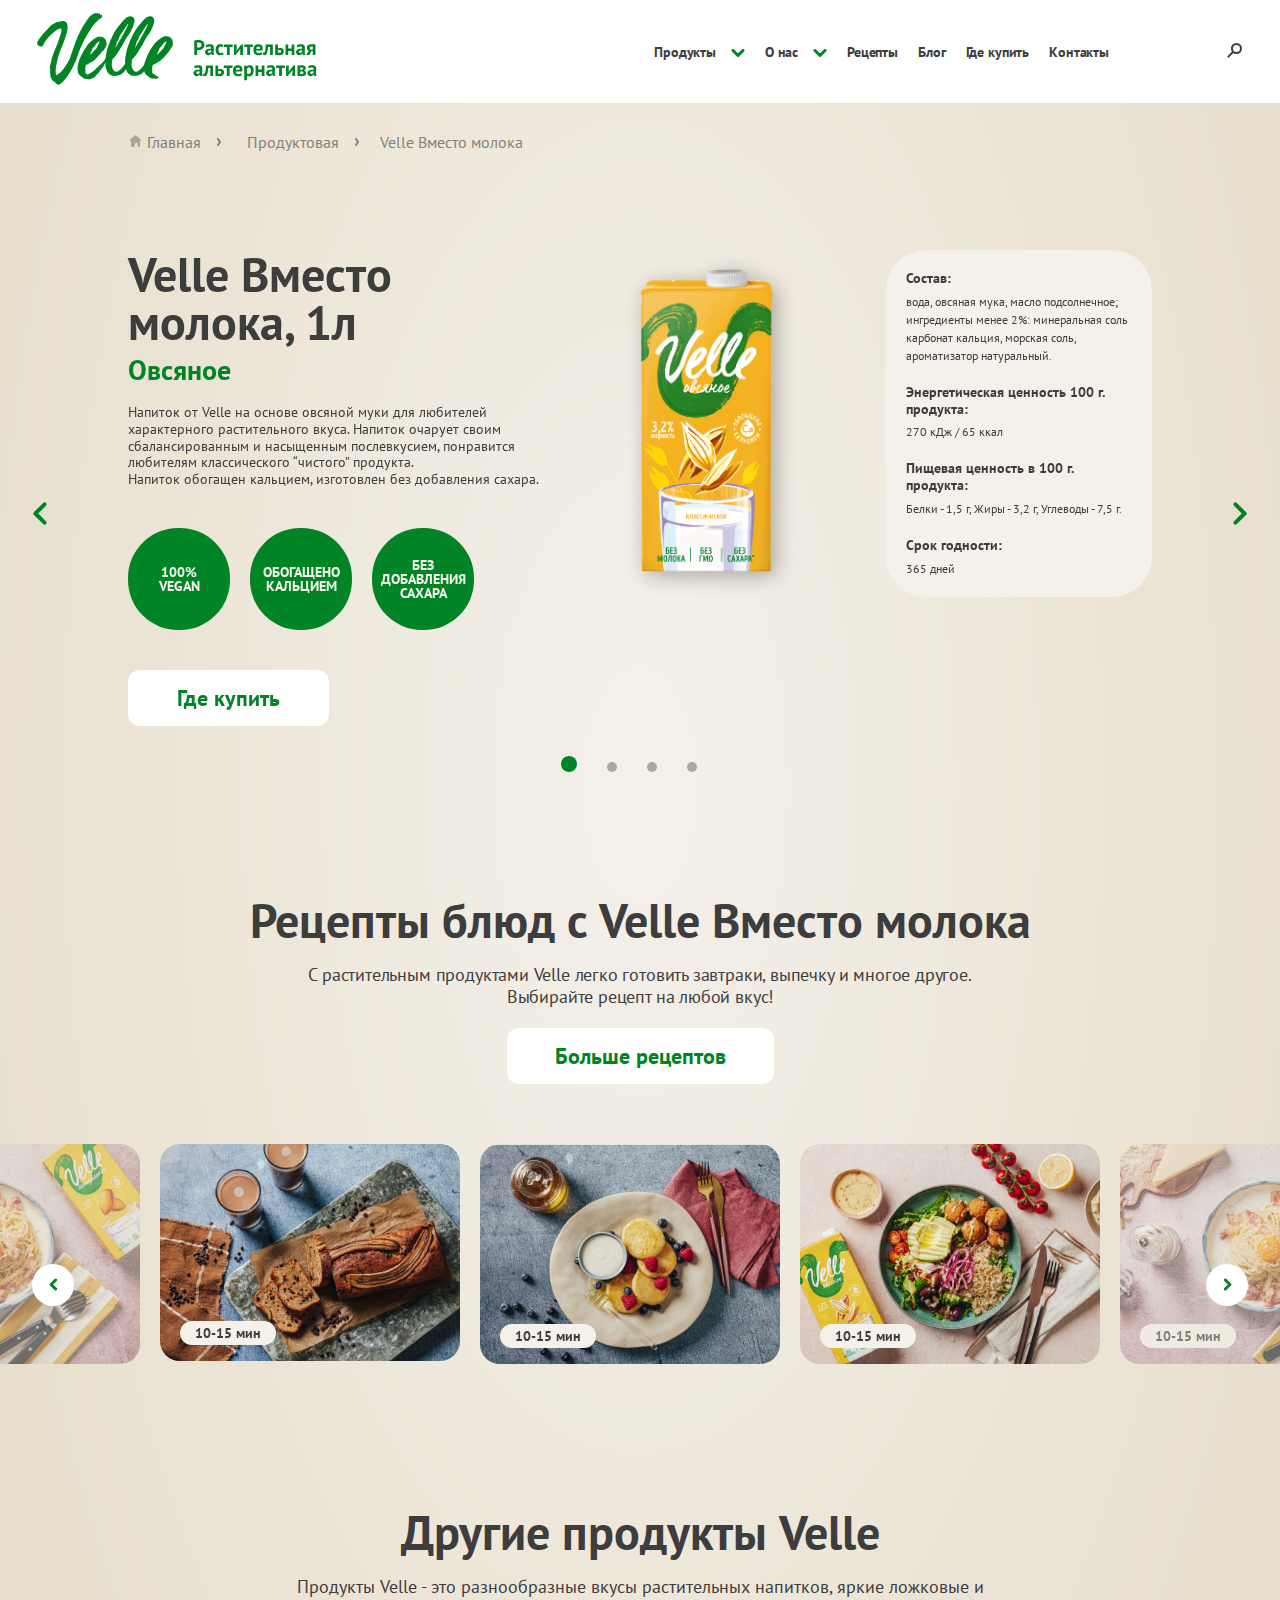
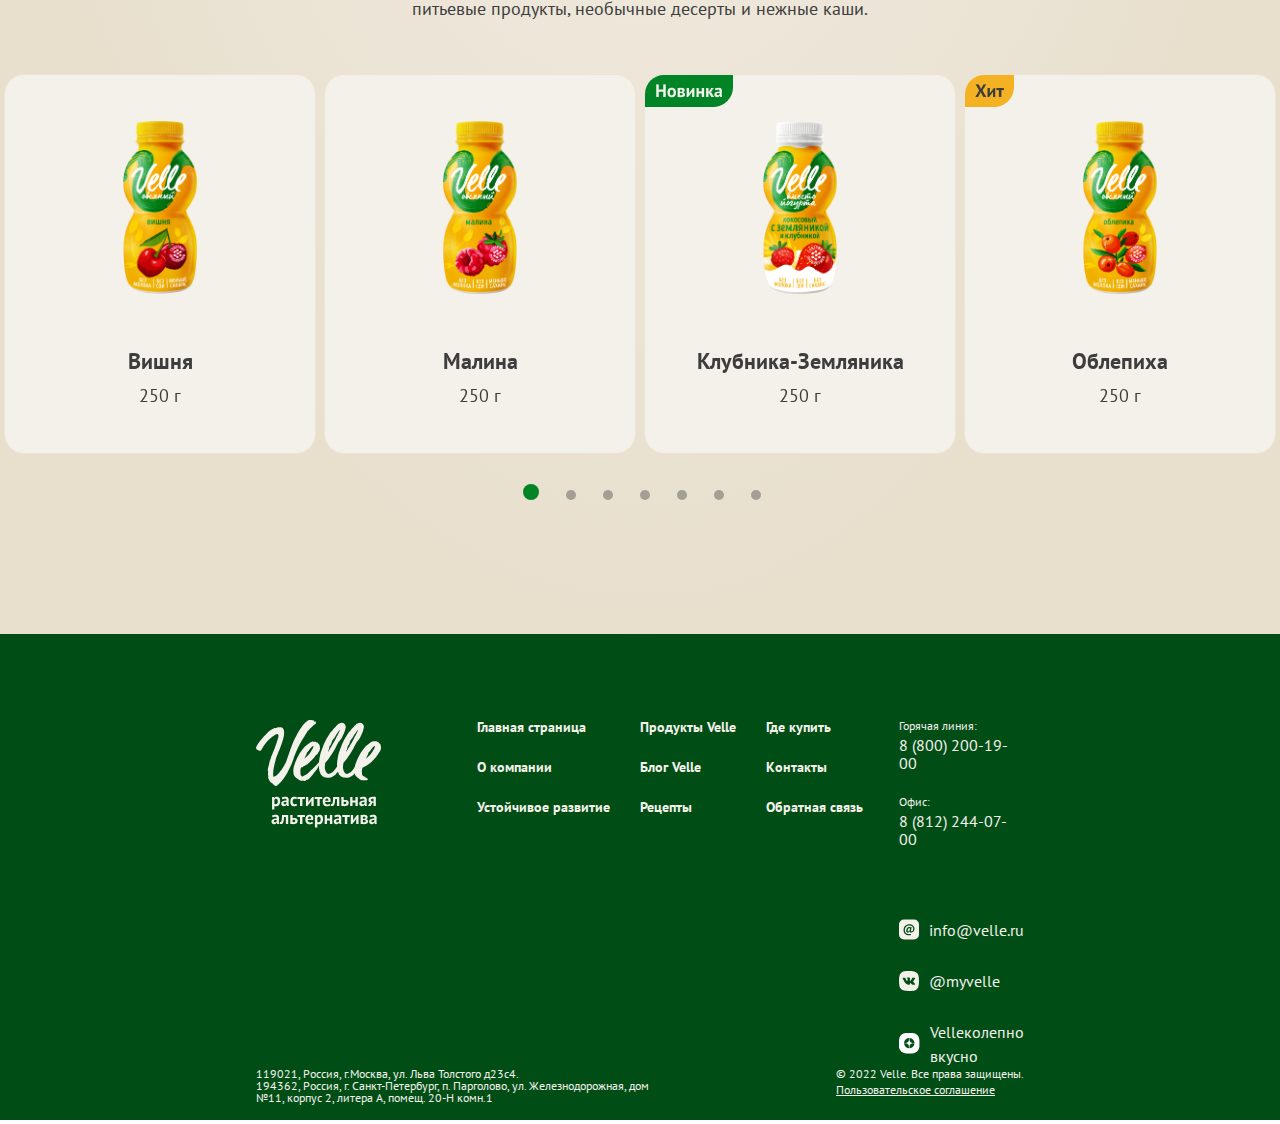
<file: products/vmestomoloka.html>
<!doctype html>
<html lang="ru">
<head>
    <meta charset="UTF-8">
    <meta name="viewport"
          content="width=device-width, user-scalable=no, initial-scale=1.0, maximum-scale=1.0, minimum-scale=1.0">
    <meta http-equiv="X-UA-Compatible" content="ie=edge">
    <title>Velle - Velleколепно вкусно</title>
    <link rel="stylesheet" href="../style/style.css">
    <link rel="stylesheet" href="../style/stylesheet.css">
    <link rel="shortcut icon" href="../favicon.svg" type="image/x-icon">
    <link rel="stylesheet" href="https://unpkg.com/swiper@8/swiper-bundle.min.css"/>
    <script src="https://cdnjs.cloudflare.com/ajax/libs/jquery/3.4.1/jquery.min.js"></script>
    <script src="https://unpkg.com/swiper@8/swiper-bundle.min.js"></script>
    <!-- Global site tag (gtag.js) - Google Analytics -->
    <script async src="https://www.googletagmanager.com/gtag/js?id=UA-208937930-1"></script>
    <script>
        window.dataLayer = window.dataLayer || [];

        function gtag() {
            dataLayer.push(arguments);
        }

        gtag('js', new Date());

        gtag('config', 'UA-208937930-1');
    </script>
    <!-- Yandex.Metrika counter -->
    <script type="text/javascript">
        (function (m, e, t, r, i, k, a) {
            m[i] = m[i] || function () {
                (m[i].a = m[i].a || []).push(arguments)
            };
            m[i].l = 1 * new Date();
            k = e.createElement(t), a = e.getElementsByTagName(t)[0], k.async = 1, k.src = r, a.parentNode.insertBefore(k, a)
        })
        (window, document, "script", "https://mc.yandex.ru/metrika/tag.js", "ym");

        ym(85695564, "init", {
            clickmap: true,
            trackLinks: true,
            accurateTrackBounce: true,
            webvisor: true
        });
    </script>
    <noscript>
        <div><img src="https://mc.yandex.ru/watch/85695564" style="position:absolute; left:-9999px;" alt=""/></div>
    </noscript>
    <!-- /Yandex.Metrika counter -->
    <script type="text/javascript">!function () {
        var t = document.createElement("script");
        t.type = "text/javascript", t.async = !0, t.src = 'https://vk.com/js/api/openapi.js?169', t.onload = function () {
            VK.Retargeting.Init("VK-RTRG-1370333-46NE2"), VK.Retargeting.Hit()
        }, document.head.appendChild(t)
    }();</script>
    <noscript><img src="https://vk.com/rtrg?p=VK-RTRG-1370333-46NE2" style="position:fixed; left:-999px;" alt=""/>
    </noscript>
</head>
<body>
<header>
    <div class="headerWrapper">
        <a href="../index.html">
            <img src="../images/logo_header.svg" alt="logo" class="logo">
        </a>
        <div class="headerMenu">
            <div class="item itemPassive">
                <a href="../products.html" class="popupMenu mainItem">
                    Продукты
                    <div class="line"></div>
                </a>
                <svg class="popupMenu" width="14" height="8" viewBox="0 0 14 8" fill="none"
                     xmlns="http://www.w3.org/2000/svg">
                    <path d="M12 1.5L7 6.5L2 1.5" stroke="#008425" stroke-width="3" stroke-linecap="round"
                          stroke-linejoin="round"/>
                </svg>

                <div class="headerPopup">
                    <div class="content">
                        <div class="item">
                            <div class="itemPic">
                                <a href="../products/vmestomoloka.html">
                                    <img src="../images/menu/menu1.png" alt="menu">
                                </a>
                            </div>
                            <div class="itemTitle">
                                <a href="../products/vmestomoloka.html">
                                    Velle Вместо молока
                                </a>
                            </div>
                            <a href="../products/vmestomoloka.html?1" class="headerlink">
                                Миндальное
                            </a>
                            <a href="../products/vmestomoloka.html?0" class="headerlink">
                                Овсяное
                            </a>
                            <a href="../products/vmestomoloka.html?2" class="headerlink">
                                Кокосовое
                            </a>
                            <a href="../products/vmestomoloka.html?3" class="headerlink">
                                Банановое
                            </a>
                        </div>
                        <div class="item">
                            <div class="itemPic">
                                <a href="../products/barista.html">
                                    <img src="../images/menu/menu2.png" alt="menu">
                                </a>
                            </div>
                            <div class="itemTitle">
                                <a href="../products/barista.html">Velle Barista</a>
                            </div>
                            <a href="../products/barista.html?1" class="headerlink">
                                Миндальное
                            </a>
                            <a href="../products/barista.html?3" class="headerlink">
                                Овсяное
                            </a>
                            <a href="../products/barista.html?0" class="headerlink">
                                Кокосовое
                            </a>
                            <a href="../products/barista.html?2" class="headerlink">
                                Банановое
                            </a>
                        </div>
                        <div class="item">
                            <div class="itemPic">
                                <a href="../products/pityevoyyogurt.html">
                                    <img src="../images/menu/menu3.png" alt="menu">
                                </a>
                            </div>
                            <div class="itemTitle">
                                <a href="../products/pityevoyyogurt.html">Velle Вместо питьевого йогурта</a>
                            </div>
                            <a href="../products/pityevoyyogurt.html?1" class="headerlink">
                                Облепиха
                            </a>
                            <a href="../products/pityevoyyogurt.html?3" class="headerlink">
                                Вишня
                            </a>
                            <a href="../products/pityevoyyogurt.html?6" class="headerlink">
                                Клубника-Земляника
                            </a>
                            <a href="../products/pityevoyyogurt.html?2" class="headerlink">
                                Малина
                            </a>
                            <a href="../products/pityevoyyogurt.html?0" class="headerlink">
                                Черника
                            </a>
                            <a href="../products/pityevoyyogurt.html?5" class="headerlink">
                                Гречишный
                            </a>
                            <a href="../products/pityevoyyogurt.html?4" class="headerlink">
                                Кокос
                            </a>
                        </div>
                        <div class="item">
                            <div class="itemPic">
                                <a href="../products/lozhkoviyyogurt.html">
                                    <img src="../images/menu/menu4.png" alt="menu">
                                </a>
                            </div>
                            <div class="itemTitle">
                                <a href="../products/lozhkoviyyogurt.html">Velle Вместо ложкового йогурта</a>
                            </div>
                            <a href="../products/lozhkoviyyogurt.html?2" class="headerlink">
                                Клубника-Банан
                            </a>
                            <a href="../products/lozhkoviyyogurt.html?3" class="headerlink">
                                Манго-Маракуйя
                            </a>
                            <a href="../products/lozhkoviyyogurt.html?1" class="headerlink">
                                Малина-Ежевика
                            </a>
                            <a href="../products/lozhkoviyyogurt.html?0" class="headerlink">
                                Печёное Яблоко
                            </a>
                        </div>
                        <div class="item">
                            <div class="itemPic">
                                <a href="../products/kasha.html">
                                    <img src="../images/menu/menu5.png" alt="menu">
                                </a>
                            </div>
                            <div class="itemTitle">
                                <a href="../products/kasha.html">Velle Каша</a>
                            </div>
                            <a href="../products/kasha.html?0" class="headerlink">
                                Курага
                            </a>
                            <a href="../products/kasha.html?1" class="headerlink">
                                Чернослив
                            </a>
                        </div>
                        <div class="item">
                            <div class="itemPic">
                                <a href="../products/dessert.html">
                                    <img src="../images/menu/menu6.png" alt="menu">
                                </a>
                            </div>
                            <div class="itemTitle">
                                <a href="../products/dessert.html">Velle Десерт</a>
                            </div>
                            <a href="../products/dessert.html?0" class="headerlink">
                                Соленая Карамель
                            </a>
                        </div>
                    </div>
                </div>
            </div>
            <div class="item itemLink aboutPassive">
                <a href="#" class="mainItem aboutMenu">
                    О нас
                    <div class="line"></div>
                </a>
                <svg class="aboutMenu" width="14" height="8" viewBox="0 0 14 8" fill="none"
                     xmlns="http://www.w3.org/2000/svg">
                    <path d="M12 1.5L7 6.5L2 1.5" stroke="#008425" stroke-width="3" stroke-linecap="round"
                          stroke-linejoin="round"/>
                </svg>
                <div class="aboutPopup closedAbout">
                    <a href="#" class="itemAbout itemLink">О компании</a>
                    <a href="#" class="itemAbout itemLink">Устойчивое развитие</a>
                </div>
            </div>
            <div class="item itemLink itemEmpty">
                <a href="#" class="mainItem">
                    Рецепты
                    <div class="line"></div>
                </a>
            </div>
            <div class="item itemLink itemEmpty">
                <a href="#" class="mainItem">
                    Блог
                    <div class="line"></div>
                </a>
            </div>
            <div class="item itemEmpty">
                <a href="../where.html" class="mainItem">
                    Где купить
                    <div class="line"></div>
                </a>
            </div>
            <div class="item itemEmpty">
                <a href="../contacts.html" class="mainItem">
                    Контакты
                    <div class="line"></div>
                </a>
            </div>
        </div>
        <button class="search">
            <svg width="15" height="15" viewBox="0 0 15 15" fill="none" xmlns="http://www.w3.org/2000/svg">
                <rect width="8.12965" height="1.90165" rx="0.950827"
                      transform="matrix(0.709482 -0.704723 0.709482 0.704723 0 13.6602)" fill="#3D3D3D"/>
                <circle cx="9.44287" cy="5.5" r="4.5" stroke="#3D3D3D" stroke-width="2"/>
            </svg>
        </button>
        <button class="burger">
            <svg width="18" height="15" viewBox="0 0 18 15" fill="none" xmlns="http://www.w3.org/2000/svg">
                <rect width="18" height="3" rx="1.5" fill="#3D3D3D"/>
                <rect y="6" width="18" height="3" rx="1.5" fill="#3D3D3D"/>
                <rect y="12" width="18" height="3" rx="1.5" fill="#3D3D3D"/>
            </svg>
        </button>
        <button class="closeBurger">
            <svg width="17" height="15" viewBox="0 0 17 15" fill="none" xmlns="http://www.w3.org/2000/svg">
                <rect x="2.06979" y="0.565796" width="18.5" height="3" rx="1.5" transform="rotate(40 2.06979 0.565796)"
                      fill="#3D3D3D"/>
                <rect y="12.213" width="18.5" height="3" rx="1.5" transform="rotate(-40 0 12.213)" fill="#3D3D3D"/>
            </svg>
        </button>
    </div>
    <div class="mWrapper">
        <div class="item mobMenuProducts">
            <a href="#" class="">Продукты</a>
            <svg width="14" height="8" viewBox="0 0 14 8" fill="none" xmlns="http://www.w3.org/2000/svg">
                <path d="M12 1.5L7 6.5L2 1.5" stroke="#008425" stroke-width="3" stroke-linecap="round"
                      stroke-linejoin="round"/>
            </svg>
        </div>
        <div class="subItems">
            <a href="../products.html#vmestomoloka" class="">
                Velle Вместо молока
            </a>
            <a href="../products.html#barista" class="">
                Velle Barista
            </a>
            <a href="../products.html#pityevoyyougurt" class="">
                Velle Вместо питьевого йогурта
            </a>
            <a href="../products.html#lozhkoviyyogurt" class="">
                Velle Вместо ложкового йогурта
            </a>
            <a href="../products.html#kasha" class="">
                Velle Каша
            </a>
            <a href="../products.html#dessert" class="">
                Velle Десерт
            </a>
        </div>
        <div class="item mobAboutProducts">
            <a href="#" class="itemLink">О нас</a>
            <svg width="14" height="8" viewBox="0 0 14 8" fill="none" xmlns="http://www.w3.org/2000/svg">
                <path d="M12 1.5L7 6.5L2 1.5" stroke="#008425" stroke-width="3" stroke-linecap="round"
                      stroke-linejoin="round"/>
            </svg>
        </div>
        <div class="subAbout">
            <a href="#" class="itemLink">
                О компании
            </a>
            <a href="#" class="itemLink">
                Устойчивое развитие
            </a>
        </div>
        <div class="item">
            <a href="#" class="itemLink">Рецепты</a>
        </div>
        <div class="item">
            <a href="#" class="itemLink">Блог</a>
        </div>
        <div class="item">
            <a href="../where.html">Где купить</a>
        </div>
        <div class="item">
            <a href="../contacts.html">Контакты</a>
        </div>
    </div>
</header>
<main class="mainCards">
    <nav>
        <div class="navItem">
            <svg width="14" height="14" viewBox="0 0 14 14" fill="none" xmlns="http://www.w3.org/2000/svg">
                <g opacity="0.6" clip-path="url(#clip0_300_1497)">
                    <path d="M3 5C3 4.44772 3.44772 4 4 4H11C11.5523 4 12 4.44772 12 5V11C12 11.5523 11.5523 12 11 12H10.75C10.1977 12 9.75 11.5523 9.75 11V9C9.75 8.44772 9.30228 8 8.75 8H7.75C7.19772 8 6.75 8.44772 6.75 9V11C6.75 11.5523 6.30228 12 5.75 12H4C3.44772 12 3 11.5523 3 11V5Z"
                          fill="#3D3D3D"/>
                    <path d="M6.8682 0.514968C7.23604 0.215145 7.76396 0.215145 8.1318 0.514967L12.6834 4.22487C13.4125 4.81921 12.9923 6 12.0516 6H2.94844C2.00772 6 1.58746 4.81921 2.31664 4.22487L6.8682 0.514968Z"
                          fill="#3D3D3D"/>
                </g>
                <defs>
                    <clipPath id="clip0_300_1497">
                        <rect width="14" height="14" fill="white"/>
                    </clipPath>
                </defs>
            </svg>
            <a href="../index.html">Главная</a>
            <svg width="4" height="8" viewBox="0 0 4 8" fill="none" xmlns="http://www.w3.org/2000/svg">
                <path d="M1 1L3 4L1 7" stroke="#3D3D3D" stroke-width="2" stroke-linecap="round"
                      stroke-linejoin="round"/>
            </svg>
        </div>
        <div class="navItem">
            <a href="../products.html">Продуктовая</a>
            <svg width="4" height="8" viewBox="0 0 4 8" fill="none" xmlns="http://www.w3.org/2000/svg">
                <path d="M1 1L3 4L1 7" stroke="#3D3D3D" stroke-width="2" stroke-linecap="round"
                      stroke-linejoin="round"/>
            </svg>
        </div>
        <div class="navItem">
            <p>Velle Вместо молока</p>
        </div>
    </nav>
    <div class="cardPage">
        <div class="banner">
            <div class="cardSlider swiper">
                <!-- Additional required wrapper -->
                <div class="swiper-wrapper">
                    <!-- Slides -->
                    <div class="swiper-slide" id="oatmeal">
                        <div class="slideContent">
                            <div class="description">
                                <div class="title">
                                    Velle Вместо молока, 1л
                                </div>
                                <div class="subtitle">
                                    Овсяное
                                </div>
                                <div class="text">
                                    Напиток от Velle на основе овсяной муки для любителей характерного растительного вкуса. Напиток очарует своим сбалансированным и насыщенным послевкусием, понравится любителям классического “чистого” продукта.
                                    <br>
                                    Напиток обогащен кальцием, изготовлен без добавления сахара.
                                </div>
                                <div class="tags">
                                    <div class="tag">
                                        <p>
                                            100% <br> vegan
                                        </p>
                                    </div>
                                    <div class="tag">
                                        <p>
                                            обогащено <br> кальцием
                                        </p>
                                    </div>
                                    <div class="tag">
                                        <p>
                                            Без <br> добавления <br> сахара
                                        </p>
                                    </div>
                                </div>
                                <div class="buttons">
                                    <button class="more comp">
                                        Состав
                                    </button>
                                    <a href="../where.html">
                                        <button class="more">
                                            Где купить
                                        </button>
                                    </a>
                                </div>
                            </div>
                            <div class="pic">
                                <img src="../images/products/milk/milk1.png" alt="product">
                            </div>
                            <div class="compound">
                                <p>Состав:</p>
                                <span>
                                    вода, овсяная мука, масло подсолнечное; ингредиенты менее 2%: минеральная соль карбонат кальция, морская соль, ароматизатор натуральный.
                                </span>
                                <p>Энергетическая ценность 100 г. продукта: </p>
                                <span>
                                    270 кДж / 65 ккал
                                </span>
                                <p>Пищевая ценность в 100 г. продукта:</p>
                                <span>
                                    Белки - 1,5 г,  Жиры - 3,2 г,   Углеводы - 7,5 г.
                                </span>
                                <p>Срок годности:</p>
                                <span>
                                    365 дней
                                </span>
                            </div>
                        </div>
                    </div>
                    <div class="swiper-slide" id="mindal">
                        <div class="slideContent">
                            <div class="description">
                                <div class="title">
                                    Velle Вместо молока, 1л
                                </div>
                                <div class="subtitle">
                                    Миндальное
                                </div>
                                <div class="text">
                                    Насыщенный ореховый вкус и воздушная рисовая основа сплелись воедино в растительном напитке от Velle Миндальное, чтобы восхитить своим балансом сладости, нежным ароматом и сливочным вкусом. Благодаря запатентованной технологии продукт имеет мягкий вкус и приятную сладость.
                                    <br>
                                    Миндальное от Vellе обогащен кальцием, изготовлен без добавления сахара.
                                </div>
                                <div class="tags">
                                    <div class="tag">
                                        <p>
                                            100% <br> vegan
                                        </p>
                                    </div>
                                    <div class="tag">
                                        <p>
                                            обогащено <br> кальцием
                                        </p>
                                    </div>
                                    <div class="tag">
                                        <p>
                                            Без добавления сахара
                                        </p>
                                    </div>
                                </div>
                                <div class="buttons">
                                    <button class="more comp">
                                        Состав
                                    </button>
                                    <a href="../where.html">
                                        <button class="more">
                                            Где купить
                                        </button>
                                    </a>
                                </div>
                            </div>
                            <div class="pic">
                                <img src="../images/products/milk/milk2.png" alt="product">
                            </div>
                            <div class="compound">
                                <p>Состав:</p>
                                <span>
                                    вода, рисовая мука, миндальная паста; ингредиенты менее 2%: масло подсолнечное, минеральная соль карбонат кальция, стабилизатор: каррагинан из водорослей; морская соль, ароматизаторы натуральные.
                                </span>
                                <p>Энергетическая ценность 100 г. продукта: </p>
                                <span>
                                    170 кДж / 40 ккал
                                </span>
                                <p>Пищевая ценность в 100 г. продукта:</p>
                                <span>
                                    Белки - 1 г,  Жиры - 1,5 г,   Углеводы - 6 г.
                                </span>
                                <p>Срок годности:</p>
                                <span>
                                    365 дней
                                </span>
                            </div>
                        </div>
                    </div>
                    <div class="swiper-slide" id="coconut">
                        <div class="slideContent">
                            <div class="description">
                                <div class="title">
                                    Velle Вместо молока, 1л
                                </div>
                                <div class="subtitle">
                                    Кокосовое
                                </div>
                                <div class="text">
                                    Растительный напиток Velle «Вместо молока» Кокосовое приготовлен на рисовой основе с добавлением ароматной кокосовой пасты, благодаря которой вкус напитка получился особенно насыщенным и сбалансированным. Гармоничное сочетание растительной основы и кокосовых оттенков делает этот напиток по-настоящему нежным и мягким.
                                    <br>
                                    Продукт обогащен кальцием, изготовлен без добавления сахара.
                                </div>
                                <div class="tags">
                                    <div class="tag">
                                        <p>
                                            100% <br> vegan
                                        </p>
                                    </div>
                                    <div class="tag">
                                        <p>
                                            обогащено <br> кальцием
                                        </p>
                                    </div>
                                    <div class="tag">
                                        <p>
                                            Без добавления сахара
                                        </p>
                                    </div>
                                </div>
                                <div class="buttons">
                                    <button class="more comp">
                                        Состав
                                    </button>
                                    <a href="../where.html">
                                        <button class="more">
                                            Где купить
                                        </button>
                                    </a>
                                </div>
                            </div>
                            <div class="pic">
                                <img src="../images/products/milk/milk3.png" alt="product">
                            </div>
                            <div class="compound">
                                <p>Состав:</p>
                                <span>
                                    вода, рисовая мука, кокосовая паста; Ингредиенты менее 2%: минеральная соль карбонат кальция, масло подсолнечное, морская соль, ароматизатор натуральный, стабилизатор: каррагинан из водорослей.
                                </span>
                                <p>Энергетическая ценность 100 г. продукта: </p>
                                <span>
                                    190 кДж / 45 ккал
                                </span>
                                <p>Пищевая ценность в 100 г. продукта:</p>
                                <span>
                                    Белки - 1 г,  Жиры - 1,5 г,   Углеводы - 7 г.
                                </span>
                                <p>Срок годности:</p>
                                <span>
                                    365 дней
                                </span>
                            </div>
                        </div>
                    </div>
                    <div class="swiper-slide" id="banana">
                        <div class="slideContent">
                            <div class="description">
                                <div class="title">
                                    Velle Вместо молока, 1л
                                </div>
                                <div class="subtitle">
                                    Банановое
                                </div>
                                <div class="text">
                                    Растительный напиток от Velle Банановое сделано на основе овсяной муки, что делает его вкус невероятно сбалансированным и нежным. Напиток с легким банановым оттенком разнообразит привычный рацион, с ним блюда и напитки заиграют новыми красками.
                                    <br>
                                    Продукт обогащен кальцием, изготовлен без добавления сахара.
                                </div>
                                <div class="tags">
                                    <div class="tag">
                                        <p>
                                            100% <br> vegan
                                        </p>
                                    </div>
                                    <div class="tag">
                                        <p>
                                            обогащено <br> кальцием
                                        </p>
                                    </div>
                                    <div class="tag">
                                        <p>
                                            Без добавления сахара
                                        </p>
                                    </div>
                                </div>
                                <div class="buttons">
                                    <button class="more comp">
                                        Состав
                                    </button>
                                    <a href="../where.html">
                                        <button class="more">
                                            Где купить
                                        </button>
                                    </a>
                                </div>
                            </div>
                            <div class="pic">
                                <img src="../images/products/milk/milk4.png" alt="product">
                            </div>
                            <div class="compound">
                                <p>Состав:</p>
                                <span>
                                    вода, овсяная мука, яблочный концентрат, масло подсолнечное; ингредиенты менее 2%: минеральная соль карбонат кальция; регуляторы кислотности: ортофосфат калия 2-замещенный, ортофосфатррр натрия 1-замещенный; морская соль, ароматизатор натуральный, порошок банана сублимационной сушки, краситель: каротины.
                                </span>
                                <p>Энергетическая ценность 100 г. продукта: </p>
                                <span>
                                    310 кДж / 75 ккал
                                </span>
                                <p>Пищевая ценность в 100 г. продукта:</p>
                                <span>
                                    Белки - 1,5 г,  Жиры - 3,2 г,   Углеводы - 10 г.
                                </span>
                                <p>Срок годности:</p>
                                <span>
                                    365 дней
                                </span>
                            </div>
                        </div>
                    </div>
                </div>
                <!-- If we need pagination -->
                <div class="swiper-pagination main-pagination"></div>
                <div class="prev-arrow">
                    <svg width="14" height="23" viewBox="0 0 14 23" fill="none" xmlns="http://www.w3.org/2000/svg">
                        <path d="M11.55 20.6499L2.40002 11.4999L11.55 2.34991" stroke="#008425" stroke-width="4"
                              stroke-linecap="round" stroke-linejoin="round"/>
                    </svg>
                </div>
                <div class="next-arrow">
                    <svg width="14" height="23" viewBox="0 0 14 23" fill="none" xmlns="http://www.w3.org/2000/svg">
                        <path d="M2.44998 2.3501L11.6 11.5001L2.44997 20.6501" stroke="#008425" stroke-width="4"
                              stroke-linecap="round" stroke-linejoin="round"/>
                    </svg>
                </div>
            </div>
        </div>
        <div class="recipes">
            <div class="title">
                Рецепты блюд с Velle Вместо молока
            </div>
            <div class="subtitle">
                С растительным продуктами Velle легко готовить завтраки, выпечку и многое другое. <br>
                Выбирайте рецепт на любой вкус!
            </div>
            <button class="more">
                Больше рецептов
            </button>
            <div class="recipesSlider">
                <div class="swiper-wrapper">
                    <!-- Slides -->
                    <div class="swiper-slide">
                        <div class="recipeCard">
                            <div class="item">
                                <div class="mask">
                                    <div class="maskTitle">
                                        Сырники
                                    </div>
                                    <button class="itemLink">
                                        <svg width="52" height="26" viewBox="0 0 52 26" fill="none"
                                             xmlns="http://www.w3.org/2000/svg">
                                            <g filter="url(#filter0_i_186_4332)">
                                                <g clip-path="url(#clip0_186_4332)">
                                                    <rect width="52" height="26" rx="13" fill="#F4B223"/>
                                                    <path d="M24 8.5L28 13L24 17.5" stroke="#008425" stroke-width="3"
                                                          stroke-linecap="round" stroke-linejoin="round"/>
                                                </g>
                                            </g>
                                            <defs>
                                                <filter id="filter0_i_186_4332" x="0" y="0" width="52" height="26"
                                                        filterUnits="userSpaceOnUse" color-interpolation-filters="sRGB">
                                                    <feFlood flood-opacity="0" result="BackgroundImageFix"/>
                                                    <feBlend mode="normal" in="SourceGraphic" in2="BackgroundImageFix"
                                                             result="shape"/>
                                                    <feColorMatrix in="SourceAlpha" type="matrix"
                                                                   values="0 0 0 0 0 0 0 0 0 0 0 0 0 0 0 0 0 0 127 0"
                                                                   result="hardAlpha"/>
                                                    <feOffset/>
                                                    <feGaussianBlur stdDeviation="5"/>
                                                    <feComposite in2="hardAlpha" operator="arithmetic" k2="-1" k3="1"/>
                                                    <feColorMatrix type="matrix"
                                                                   values="0 0 0 0 0 0 0 0 0 0 0 0 0 0 0 0 0 0 0.25 0"/>
                                                    <feBlend mode="normal" in2="shape"
                                                             result="effect1_innerShadow_186_4332"/>
                                                </filter>
                                                <clipPath id="clip0_186_4332">
                                                    <rect width="52" height="26" rx="13" fill="white"/>
                                                </clipPath>
                                            </defs>
                                        </svg>
                                    </button>
                                </div>
                                <img src="../images/gallery1.png" alt="item">
                                <div class="bottom">
                                    <div class="bottomItem">10-15 мин</div>
                                </div>
                            </div>
                        </div>
                    </div>
                    <div class="swiper-slide">
                        <div class="recipeCard">
                            <div class="item">
                                <div class="mask">
                                    <div class="maskTitle">
                                        Салат с фалафелем
                                    </div>
                                    <button class="itemLink">
                                        <svg width="52" height="26" viewBox="0 0 52 26" fill="none"
                                             xmlns="http://www.w3.org/2000/svg">
                                            <g filter="url(#filter0_i_186_4332)">
                                                <g clip-path="url(#clip0_186_4332)">
                                                    <rect width="52" height="26" rx="13" fill="#F4B223"/>
                                                    <path d="M24 8.5L28 13L24 17.5" stroke="#008425" stroke-width="3"
                                                          stroke-linecap="round" stroke-linejoin="round"/>
                                                </g>
                                            </g>
                                            <defs>
                                                <filter id="filter0_i_186_4332" x="0" y="0" width="52" height="26"
                                                        filterUnits="userSpaceOnUse" color-interpolation-filters="sRGB">
                                                    <feFlood flood-opacity="0" result="BackgroundImageFix"/>
                                                    <feBlend mode="normal" in="SourceGraphic" in2="BackgroundImageFix"
                                                             result="shape"/>
                                                    <feColorMatrix in="SourceAlpha" type="matrix"
                                                                   values="0 0 0 0 0 0 0 0 0 0 0 0 0 0 0 0 0 0 127 0"
                                                                   result="hardAlpha"/>
                                                    <feOffset/>
                                                    <feGaussianBlur stdDeviation="5"/>
                                                    <feComposite in2="hardAlpha" operator="arithmetic" k2="-1" k3="1"/>
                                                    <feColorMatrix type="matrix"
                                                                   values="0 0 0 0 0 0 0 0 0 0 0 0 0 0 0 0 0 0 0.25 0"/>
                                                    <feBlend mode="normal" in2="shape"
                                                             result="effect1_innerShadow_186_4332"/>
                                                </filter>
                                                <clipPath id="clip0_186_4332">
                                                    <rect width="52" height="26" rx="13" fill="white"/>
                                                </clipPath>
                                            </defs>
                                        </svg>
                                    </button>
                                </div>
                                <img src="../images/gallery2.png" alt="item">
                                <div class="bottom">
                                    <div class="bottomItem">10-15 мин</div>
                                </div>
                            </div>
                        </div>
                    </div>
                    <div class="swiper-slide">
                        <div class="recipeCard">
                            <div class="item">
                                <div class="mask">
                                    <div class="maskTitle">
                                        Паста карбонара
                                    </div>
                                    <button class="itemLink">
                                        <svg width="52" height="26" viewBox="0 0 52 26" fill="none"
                                             xmlns="http://www.w3.org/2000/svg">
                                            <g filter="url(#filter0_i_186_4332)">
                                                <g clip-path="url(#clip0_186_4332)">
                                                    <rect width="52" height="26" rx="13" fill="#F4B223"/>
                                                    <path d="M24 8.5L28 13L24 17.5" stroke="#008425" stroke-width="3"
                                                          stroke-linecap="round" stroke-linejoin="round"/>
                                                </g>
                                            </g>
                                            <defs>
                                                <filter id="filter0_i_186_4332" x="0" y="0" width="52" height="26"
                                                        filterUnits="userSpaceOnUse" color-interpolation-filters="sRGB">
                                                    <feFlood flood-opacity="0" result="BackgroundImageFix"/>
                                                    <feBlend mode="normal" in="SourceGraphic" in2="BackgroundImageFix"
                                                             result="shape"/>
                                                    <feColorMatrix in="SourceAlpha" type="matrix"
                                                                   values="0 0 0 0 0 0 0 0 0 0 0 0 0 0 0 0 0 0 127 0"
                                                                   result="hardAlpha"/>
                                                    <feOffset/>
                                                    <feGaussianBlur stdDeviation="5"/>
                                                    <feComposite in2="hardAlpha" operator="arithmetic" k2="-1" k3="1"/>
                                                    <feColorMatrix type="matrix"
                                                                   values="0 0 0 0 0 0 0 0 0 0 0 0 0 0 0 0 0 0 0.25 0"/>
                                                    <feBlend mode="normal" in2="shape"
                                                             result="effect1_innerShadow_186_4332"/>
                                                </filter>
                                                <clipPath id="clip0_186_4332">
                                                    <rect width="52" height="26" rx="13" fill="white"/>
                                                </clipPath>
                                            </defs>
                                        </svg>
                                    </button>
                                </div>
                                <img src="../images/gallery3.png" alt="item">
                                <div class="bottom">
                                    <div class="bottomItem">10-15 мин</div>
                                </div>
                            </div>
                        </div>
                    </div>
                    <div class="swiper-slide">
                        <div class="recipeCard">
                            <div class="item">
                                <div class="mask">
                                    <div class="maskTitle">
                                        Шоколадный кекс
                                    </div>
                                    <button class="itemLink">
                                        <svg width="52" height="26" viewBox="0 0 52 26" fill="none"
                                             xmlns="http://www.w3.org/2000/svg">
                                            <g filter="url(#filter0_i_186_4332)">
                                                <g clip-path="url(#clip0_186_4332)">
                                                    <rect width="52" height="26" rx="13" fill="#F4B223"/>
                                                    <path d="M24 8.5L28 13L24 17.5" stroke="#008425" stroke-width="3"
                                                          stroke-linecap="round" stroke-linejoin="round"/>
                                                </g>
                                            </g>
                                            <defs>
                                                <filter id="filter0_i_186_4332" x="0" y="0" width="52" height="26"
                                                        filterUnits="userSpaceOnUse" color-interpolation-filters="sRGB">
                                                    <feFlood flood-opacity="0" result="BackgroundImageFix"/>
                                                    <feBlend mode="normal" in="SourceGraphic" in2="BackgroundImageFix"
                                                             result="shape"/>
                                                    <feColorMatrix in="SourceAlpha" type="matrix"
                                                                   values="0 0 0 0 0 0 0 0 0 0 0 0 0 0 0 0 0 0 127 0"
                                                                   result="hardAlpha"/>
                                                    <feOffset/>
                                                    <feGaussianBlur stdDeviation="5"/>
                                                    <feComposite in2="hardAlpha" operator="arithmetic" k2="-1" k3="1"/>
                                                    <feColorMatrix type="matrix"
                                                                   values="0 0 0 0 0 0 0 0 0 0 0 0 0 0 0 0 0 0 0.25 0"/>
                                                    <feBlend mode="normal" in2="shape"
                                                             result="effect1_innerShadow_186_4332"/>
                                                </filter>
                                                <clipPath id="clip0_186_4332">
                                                    <rect width="52" height="26" rx="13" fill="white"/>
                                                </clipPath>
                                            </defs>
                                        </svg>
                                    </button>
                                </div>
                                <img src="../images/gallery4.png" alt="item">
                                <div class="bottom">
                                    <div class="bottomItem">10-15 мин</div>
                                </div>
                            </div>
                        </div>
                    </div>
                </div>
                <!-- If we need navigation buttons -->
                <div class="navigation">
                    <div class="prev-recipe recipe-arrow">
                        <svg width="9" height="13" viewBox="0 0 9 13" fill="none" xmlns="http://www.w3.org/2000/svg">
                            <path d="M6.625 11L2.125 6.5L6.625 2" stroke="#008425" stroke-width="3" stroke-linecap="round" stroke-linejoin="round"/>
                        </svg>
                    </div>
                    <div class="next-recipe recipe-arrow">
                        <svg width="9" height="13" viewBox="0 0 9 13" fill="none" xmlns="http://www.w3.org/2000/svg">
                            <path d="M2.375 2L6.875 6.5L2.375 11" stroke="#008425" stroke-width="3" stroke-linecap="round" stroke-linejoin="round"/>
                        </svg>
                    </div>
                </div>
            </div>
        </div>
        <div class="other">
            <div class="title">
                Другие продукты Velle
            </div>
            <div class="subtitle">
                Продукты Velle - это разнообразные вкусы растительных напитков, яркие ложковые и питьевые продукты, необычные десерты и нежные каши.
            </div>
            <div class="otherSlider">
                <!-- Additional required wrapper -->
                <div class="swiper-wrapper">
                    <!-- Slides -->
                    <div class="swiper-slide">
                        <div class="contentItem">
                            <a class="otherLink" href="./pityevoyyogurt.html#vishnya"></a>
                            <img src="../images/products/product9.png" class="productPic" alt="product">
                            <div class="itemTitle">
                                Вишня
                            </div>
                            <div class="volume">
                                250 г
                            </div>
                        </div>
                    </div>
                    <div class="swiper-slide">
                        <div class="contentItem">
                            <a class="otherLink" href="./pityevoyyogurt.html#malina"></a>
                            <img src="../images/products/product10.png" class="productPic" alt="product">
                            <div class="itemTitle">
                                Малина
                            </div>
                            <div class="volume">
                                250 г
                            </div>
                        </div>
                    </div>
                    <div class="swiper-slide">
                        <div class="contentItem">
                            <a class="otherLink" href="./pityevoyyogurt.html#klubnika"></a>
                            <img src="../images/products/new.png" alt="tag" class="tag">
                            <img src="../images/products/product11.png" class="productPic" alt="product">
                            <div class="itemTitle">
                                Клубника-Земляника
                            </div>
                            <div class="volume">
                                250 г
                            </div>
                        </div>
                    </div>
                    <div class="swiper-slide">
                        <div class="contentItem">
                            <a class="otherLink" href="./pityevoyyogurt.html#oblepiha"></a>
                            <img src="../images/products/hit.png" alt="tag" class="tag">
                            <img src="../images/products/product12.png" class="productPic" alt="product">
                            <div class="itemTitle">
                                Облепиха
                            </div>
                            <div class="volume">
                                250 г
                            </div>
                        </div>
                    </div>
                    <div class="swiper-slide">
                        <div class="contentItem">
                            <a class="otherLink" href="./pityevoyyogurt.html#chernika"></a>
                            <img src="../images/products/hit.png" alt="tag" class="tag">
                            <img src="../images/products/product13.png" class="productPic" alt="product">
                            <div class="itemTitle">
                                Черника
                            </div>
                            <div class="volume">
                                250 г
                            </div>
                        </div>
                    </div>
                    <div class="swiper-slide">
                        <div class="contentItem">
                            <a class="otherLink" href="./pityevoyyogurt.html#grechiha"></a>
                            <img src="../images/products/new.png" alt="tag" class="tag">
                            <img src="../images/products/product14.png" class="productPic" alt="product">
                            <div class="itemTitle">
                                Гречишный
                            </div>
                            <div class="volume">
                                250 г
                            </div>
                        </div>
                    </div>
                    <div class="swiper-slide">
                        <div class="contentItem">
                            <a class="otherLink" href="./pityevoyyogurt.html#coconut"></a>
                            <img src="../images/products/new.png" alt="tag" class="tag">
                            <img src="../images/products/product15.png" class="productPic" alt="product">
                            <div class="itemTitle">
                                Кокосовый Натуральный
                            </div>
                            <div class="volume">
                                250 г
                            </div>
                        </div>
                    </div>
                </div>
                <div class="swiper-pagination other-pagination"></div>
            </div>
        </div>
    </div>
</main>
<footer>
    <div class="footerContent">
        <div class="topContent">
            <img src="../images/logo_footer.svg" href="index.html" alt="logo" class="logo">
            <div class="menu">
                <a href="../index.html" class="item">
                    Главная страница
                </a>
                <a href="#" class="item itemLink">
                    О компании
                </a>
                <a href="#" class="item itemLink">
                    Устойчивое развитие
                </a>
                <a href="../products.html" class="item">
                    Продукты Velle
                </a>
                <a href="#" class="item itemLink">
                    Блог Velle
                </a>
                <a href="#" class="item itemLink">
                    Рецепты
                </a>
                <a href="../where.html" class="item">
                    Где купить
                </a>
                <a href="../contacts.html" class="item">
                    Контакты
                </a>
                <a href="#" class="item itemLink">
                    Обратная связь
                </a>
            </div>
            <div class="info">
                <div class="phoneItem">
                    <p>
                        Горячая линия:
                    </p>
                    <a href="tel:+78002001900">8 (800) 200-19-00</a>
                </div>
                <div class="phoneItem">
                    <p>
                        Офис:
                    </p>
                    <a href="tel:+78122440700">8 (812) 244-07-00</a>
                </div>
                <div class="social">
                    <img src="../images/mail.svg" alt="social">
                    <a target="_blank" href="mailto:info@velle.ru">info@velle.ru</a>
                </div>
                <div class="social">
                    <img src="../images/vk.svg" alt="social">
                    <a target="_blank" href="https://vk.com/myvelle">@myvelle</a>
                </div>
                <div class="social">
                    <img src="../images/blog.svg" alt="social">
                    <a target="_blank" href="https://zen.yandex.ru/id/61cc1ecd6a88387bc25af8ad">Velleколепно вкусно</a>
                </div>
            </div>
        </div>
        <div class="bottomContent">
            <div class="address">
                <p>119021, Россия, г.Москва, ул. Льва Толстого д23с4.</p>
                <p>194362, Россия, г. Санкт-Петербург, п. Парголово, ул. Железнодорожная, дом №11, корпус 2, литера А,
                    помещ. 20-H комн.1</p>
            </div>
            <div class="copyright">
                <p>© 2022 Velle. Все права защищены.</p>
                <a href="../politics.pdf" download>Пользовательское соглашение</a>
            </div>
        </div>
    </div>
    <div class="mFooterContent">
        <div class="menu">
            <a href="../index.html" class="item">
                Главная страница
            </a>
            <a href="#" class="item itemLink">
                О компании
            </a>
            <a href="#" class="item itemLink">
                Устойчивое развитие
            </a>
            <a href="../products.html" class="item itemLink">
                Продукты Velle
            </a>
            <a href="#" class="item itemLink">
                Блог Velle
            </a>
            <a href="#" class="item itemLink">
                Рецепты
            </a>
            <a href="../where.html" class="item">
                Где купить
            </a>
            <a href="../contacts.html" class="item">
                Контакты
            </a>
            <a href="#" class="item itemLink">
                Обратная связь
            </a>

            <div class="copyright">
                <p>© 2022 Velle. Все права защищены.</p>
                <a href="../politics.pdf" download>Пользовательское соглашение</a>
            </div>
        </div>
        <div class="info">
            <div class="phoneItem">
                <p>
                    Горячая линия:
                </p>
                <a href="tel:+78002001900">8 (800) 200-19-00</a>
            </div>
            <div class="phoneItem">
                <p>
                    Офис:
                </p>
                <a href="tel:+78122440700">8 (812) 244-07-00</a>
            </div>
            <div class="social">
                <img src="../images/mail.svg" alt="social">
                <a href="mailto:info@velle.ru">info@velle.ru</a>
            </div>
            <div class="social">
                <img src="../images/vk.svg" alt="social">
                <a href="https://vk.com/myvelle">@myvelle</a>
            </div>
            <div class="social">
                <img src="../images/blog.svg" alt="social">
                <a href="https://zen.yandex.ru/id/61cc1ecd6a88387bc25af8ad">Velleколепно вкусно</a>
            </div>
            <div class="address">
                <p>119021, Россия, г.Москва, ул. Льва Толстого д23с4.</p>
                <p>194362, Россия, г. Санкт-Петербург, п. Парголово, ул. Железнодорожная, дом №11, корпус 2, литера А,
                    помещ. 20-H комн.1</p>
            </div>
        </div>
        <svg class="mLogo" width="58" height="49" viewBox="0 0 58 49" fill="none" xmlns="http://www.w3.org/2000/svg">
            <path d="M29.5123 18.6648C29.8167 18.6648 29.9182 18.8001 29.7491 19.1046C29.6814 19.2399 29.6138 19.3414 29.5799 19.4767C29.5461 19.612 29.5123 19.7135 29.4446 19.8488C29.377 19.9842 29.3431 20.0856 29.3093 20.1533C29.2755 20.221 29.2078 20.3225 29.174 20.4239C29.1063 20.5254 29.0725 20.5931 29.0048 20.6607C28.9372 20.7284 28.9034 20.7961 28.8357 20.8637C28.768 20.9652 28.7342 21.0329 28.6666 21.1344C28.5989 21.202 28.5651 21.3035 28.4974 21.4388C28.4297 21.5741 28.3283 21.7095 28.2606 21.8448C28.1929 22.0139 28.0915 22.1492 28.0576 22.2507C28.0238 22.2845 27.99 22.3522 27.99 22.386C27.9561 22.4199 27.9223 22.4537 27.9223 22.5214C27.6855 22.792 27.4825 23.0288 27.2796 23.2994C27.0766 23.5362 26.8398 23.8069 26.6368 24.0775C26.5353 24.2128 26.4338 24.3143 26.3662 24.4496C26.2985 24.5849 26.197 24.7203 26.0955 24.8556C25.8587 25.1939 25.6219 25.4983 25.3513 25.769C25.0807 26.0396 24.81 26.3441 24.5056 26.6485C24.3702 26.8177 24.2011 26.953 23.9981 27.0883C23.7951 27.2236 23.5922 27.3251 23.3215 27.3589C23.22 27.3928 23.1186 27.4266 23.0509 27.4943C22.9832 27.5619 22.9156 27.5957 22.8141 27.6634C22.5773 27.8325 22.3067 27.9002 22.0699 27.9002C22.0022 27.8664 21.9007 27.8664 21.833 27.8664C21.7654 27.8664 21.6639 27.8664 21.5962 27.8325C21.4948 27.7987 21.3933 27.7987 21.2918 27.7649C21.1903 27.7311 21.0888 27.7311 20.9197 27.7649C20.6829 27.7987 20.446 27.7649 20.2092 27.6634C19.9724 27.5619 19.7018 27.4266 19.465 27.2913C19.2282 27.1221 18.9914 26.953 18.7884 26.7838C18.5854 26.6147 18.3825 26.4455 18.2133 26.3441C17.875 26.0734 17.6382 25.769 17.4691 25.4307C17.2999 25.0924 17.1984 24.7203 17.1646 24.3481C17.097 23.8407 17.0631 23.2994 17.097 22.8258C17.1308 22.3184 17.1984 21.8109 17.3338 21.3373C17.5706 20.4916 17.8412 19.6459 18.1795 18.834C18.5178 18.0221 18.9237 17.2102 19.3297 16.4321C19.6341 15.8232 19.9724 15.2819 20.3446 14.7406C20.7167 14.1994 21.1226 13.6581 21.5286 13.1168C22.1037 12.4064 22.7126 11.7975 23.423 11.3239C23.5245 11.2562 23.626 11.1886 23.7275 11.0871C23.7951 11.0194 23.8966 10.9179 24.0319 10.8503C24.5394 10.4781 25.0807 10.1737 25.6219 9.9707C25.8249 9.90304 25.9602 9.86921 26.0955 9.90304C26.3323 9.93687 26.603 9.9707 26.8736 9.9707C27.1442 9.9707 27.381 10.0045 27.6178 10.1398C27.7532 10.2075 27.8885 10.2752 28.0576 10.3428C28.2268 10.4105 28.3283 10.512 28.4636 10.6811C28.5312 10.8164 28.5989 10.9179 28.7004 11.0194C28.8019 11.1209 28.9034 11.2224 28.971 11.3577C29.0387 11.493 29.1063 11.5945 29.1402 11.7298C29.174 11.8651 29.2078 11.9666 29.2078 12.1019C29.2417 12.2373 29.2416 12.3726 29.2416 12.5417C29.2416 12.677 29.2416 12.8124 29.3093 12.9815C29.3431 13.1168 29.3093 13.2521 29.2416 13.4213C29.174 13.5566 29.1402 13.6581 29.1402 13.7596C29.1402 13.8611 29.1063 13.9626 29.0387 14.0979C29.0387 14.1317 29.0048 14.1994 28.971 14.2332C28.7342 14.5038 28.5651 14.8083 28.3959 15.0789C28.2268 15.3496 28.0576 15.654 27.8547 15.9585L27.584 15.9246C27.4825 16.06 27.3472 16.1615 27.2457 16.2968C27.1442 16.4321 27.0427 16.5674 27.0089 16.7366C26.9751 16.838 26.9413 16.9057 26.8398 16.9734C26.7721 17.041 26.6706 17.1087 26.6368 17.1763C26.4 17.4131 26.197 17.6499 25.994 17.8867C25.7911 18.1236 25.5543 18.3604 25.3513 18.5972C25.0807 18.8678 24.81 19.1046 24.5394 19.3752C24.3026 19.612 23.9981 19.8827 23.6937 20.1195C23.5583 20.2548 23.3892 20.3563 23.22 20.4239C23.0509 20.4916 22.8818 20.5931 22.7126 20.6946C22.4758 20.8299 22.239 20.9652 22.0022 21.1005C21.7654 21.2697 21.5624 21.405 21.3256 21.5741C21.2579 21.608 21.2579 21.608 21.2579 21.6418C21.2579 21.6418 21.2241 21.6756 21.1903 21.6756C20.7505 21.7095 20.5137 21.8786 20.4799 22.2507C20.446 22.5214 20.4122 22.7582 20.3446 23.0288C20.2769 23.2656 20.2769 23.5362 20.3446 23.8069C20.3784 23.9422 20.3784 24.0775 20.3784 24.2466C20.3784 24.382 20.3784 24.5173 20.3784 24.6864C20.3784 24.8894 20.4122 25.0585 20.5137 25.2277V25.2615C20.5814 25.2954 20.649 25.3968 20.7505 25.5322C20.8182 25.566 20.8182 25.5998 20.8182 25.6336C20.852 25.6336 20.8858 25.6336 20.8858 25.6675V25.7013C21.0888 25.8705 21.2918 25.8705 21.5286 25.7351C21.9345 25.5322 22.3743 25.2954 22.7803 25.0585C23.1862 24.8217 23.5922 24.5511 23.9305 24.2128C24.0658 24.0775 24.2011 23.976 24.3364 23.8407C24.4717 23.7054 24.607 23.5701 24.7424 23.4686C24.9453 23.2656 25.1145 23.0965 25.3175 22.9273C25.4866 22.7582 25.6896 22.5552 25.8926 22.386C26.0955 22.2169 26.2647 22.0477 26.4677 21.8786C26.6368 21.7095 26.8398 21.5403 27.0089 21.3373C27.2457 21.0667 27.5164 20.7961 27.7532 20.5254C27.99 20.2548 28.2606 19.9842 28.4974 19.6797C28.5989 19.5444 28.7004 19.4429 28.8019 19.3076C28.9034 19.1723 29.0048 19.0369 29.0725 18.9355C29.1402 18.7325 29.3093 18.6648 29.5123 18.6648ZM22.6111 16.6689C22.5435 16.838 22.4758 17.0072 22.4081 17.1763C22.3405 17.3455 22.239 17.5146 22.1375 17.6838C22.3743 17.4808 22.5773 17.3116 22.7803 17.1425C22.9832 16.9734 23.1862 16.8042 23.3892 16.6012C23.7951 16.1953 24.1673 15.7893 24.5394 15.3496C24.9115 14.9098 25.1821 14.47 25.4189 13.9964C25.5204 13.7934 25.6557 13.5904 25.7572 13.3875C25.8587 13.1845 25.9602 12.9815 26.0617 12.7785C26.1294 12.6432 26.1632 12.5079 26.2308 12.3387C26.2985 12.2034 26.2985 12.0681 26.2985 11.899H26.1632C26.0279 12.0005 25.8926 12.0681 25.7572 12.1696C25.6219 12.2373 25.5204 12.3387 25.3851 12.4741C25.216 12.6432 25.0807 12.8124 24.9453 12.9815C24.81 13.1507 24.6747 13.3198 24.5394 13.4889C24.4041 13.6919 24.2688 13.8611 24.1334 14.0302C23.9981 14.1994 23.829 14.3685 23.6598 14.5715C23.423 14.7745 23.2877 15.0451 23.1862 15.3496C23.1524 15.4849 23.1186 15.5864 23.1186 15.654C23.0847 15.7217 23.0509 15.8232 22.9832 15.9246C22.9156 16.06 22.8479 16.1615 22.7803 16.2968C22.7464 16.4321 22.6788 16.5336 22.6111 16.6689Z"
                  fill="#F4F1EB"/>
            <path d="M31.8467 26.3782C31.7114 26.3443 31.5761 26.3105 31.4408 26.2428C31.3054 26.1752 31.2039 26.1075 31.0686 26.0399C30.8995 25.9046 30.7642 25.8369 30.6627 25.8369C30.595 25.8031 30.4935 25.7354 30.4259 25.7016C30.3582 25.6678 30.2906 25.6001 30.2229 25.5324C30.0876 25.3971 29.9861 25.2618 29.9184 25.1941C29.8508 25.1265 29.7831 25.025 29.7155 24.9235C29.6478 24.822 29.614 24.7205 29.5463 24.5852C29.4787 24.4499 29.411 24.2808 29.3433 24.0439C29.208 23.7057 29.0727 23.3674 28.9712 22.9952C28.8697 22.6231 28.8021 22.251 28.8021 21.845C28.8359 21.6082 28.8359 21.3714 28.8359 21.1346C28.8359 20.8978 28.8021 20.661 28.7682 20.4242C28.7682 20.1536 28.7682 19.9168 28.8021 19.6461C28.8021 19.3755 28.8359 19.1387 28.8697 18.8681C28.9374 18.4959 28.9712 18.1238 29.0389 17.7517C29.1065 17.3796 29.1742 17.0075 29.2419 16.6353C29.3095 16.2632 29.411 15.9249 29.4787 15.5866C29.5463 15.2483 29.6478 14.8762 29.7831 14.5379C29.8508 14.4026 29.8846 14.2673 29.9523 14.0981C30.0199 13.9628 30.0538 13.7937 30.1214 13.6245C30.1891 13.4216 30.2567 13.2524 30.3244 13.0833C30.392 12.9141 30.4935 12.745 30.5274 12.542C30.8318 11.6963 31.1701 10.8844 31.5422 10.1063C31.779 9.66651 31.982 9.1929 32.2188 8.75312C32.4556 8.31334 32.7263 7.87356 32.9969 7.43378C33.2337 7.06166 33.4705 6.72337 33.7073 6.35124C33.9441 5.97912 34.2148 5.64083 34.5192 5.30254C34.8913 4.86276 35.2296 4.45681 35.5341 4.01703C35.6694 3.81405 35.8386 3.6449 36.0077 3.50959C36.1768 3.34044 36.346 3.20512 36.4813 3.03598C36.6166 2.86683 36.7519 2.69768 36.9211 2.56237C37.0902 2.42705 37.2256 2.29173 37.3609 2.12259C37.4962 1.85195 37.6992 1.71664 37.9021 1.71664C37.9698 1.71664 38.0036 1.71664 38.0375 1.68281C38.0713 1.64898 38.1051 1.64898 38.1728 1.61515C38.5449 1.41217 38.917 1.27686 39.323 1.27686C39.7627 1.27686 40.101 1.41217 40.3378 1.64898C40.4055 1.71664 40.4393 1.78429 40.507 1.81812C40.5746 1.85195 40.6085 1.91961 40.6761 1.98727C40.8453 2.2579 40.9806 2.52854 41.0483 2.79917C41.1159 3.06981 41.1159 3.37427 41.0144 3.71256C40.9468 3.9832 40.8453 4.28766 40.7776 4.59212C40.71 4.89659 40.6085 5.16722 40.507 5.43785C40.4055 5.70849 40.304 5.94529 40.2025 6.14827C40.101 6.35124 39.9996 6.58805 39.8981 6.82485C39.8304 6.96017 39.7966 7.06166 39.7289 7.16315C39.6613 7.26463 39.6274 7.39995 39.5598 7.50144C39.4583 7.77207 39.323 8.07654 39.1538 8.31334C38.9847 8.58397 38.8155 8.85461 38.6126 9.09141C38.5449 9.1929 38.5111 9.26056 38.4434 9.36205C38.3757 9.42971 38.3419 9.53119 38.2743 9.66651C38.2066 9.80183 38.1389 9.86949 38.0375 9.86949C37.936 9.86949 37.8345 9.93715 37.8007 10.0725C37.7668 10.2754 37.6992 10.4446 37.5977 10.5799C37.4962 10.749 37.3609 10.8844 37.2594 11.0535C37.0226 11.4256 36.8534 11.7978 36.6843 12.1699C36.5828 12.4067 36.4813 12.6435 36.3798 12.8465C36.2783 13.0494 36.1768 13.2524 36.0077 13.4554C35.8724 13.6584 35.7371 13.8275 35.6356 14.0305C35.5341 14.2335 35.3988 14.4026 35.2973 14.6056C35.1281 14.8762 34.959 15.1469 34.7898 15.4175C34.6207 15.6881 34.4516 15.9926 34.2486 16.2632C34.1809 16.3647 34.1471 16.4662 34.0794 16.5338C34.0118 16.6353 33.9779 16.703 33.9103 16.7707C33.6735 17.1089 33.4705 17.4472 33.2675 17.7517C33.0646 18.0562 32.8278 18.3606 32.5233 18.6651C32.4895 18.6989 32.4556 18.7666 32.3541 18.8342C32.185 18.9696 32.0497 19.071 31.9482 19.2402C31.8467 19.3755 31.779 19.5447 31.7114 19.7476C31.6437 20.0183 31.5761 20.3227 31.5761 20.5934C31.5761 20.864 31.5422 21.1685 31.5084 21.4391C31.5084 21.5744 31.5084 21.6759 31.4746 21.7774C31.4746 21.8789 31.4746 21.9804 31.5084 22.1157C31.6437 22.8938 31.9144 23.6042 32.3203 24.1793C32.4218 24.3822 32.6248 24.5176 32.8954 24.5852H33.0307C33.2675 24.6867 33.4367 24.7205 33.6058 24.6529C33.775 24.619 33.9441 24.5176 34.1133 24.4161C34.3162 24.3484 34.5192 24.2469 34.756 24.0778C34.9928 23.8748 35.2296 23.6718 35.4664 23.435C35.7032 23.232 35.8724 22.9952 36.0415 22.7584C36.2107 22.5216 36.3798 22.2848 36.5828 22.048C36.7181 21.8789 36.8534 21.7097 36.9549 21.5068C37.0564 21.3038 37.1917 21.1346 37.2932 20.9317C37.3609 20.8302 37.3947 20.7625 37.4624 20.661C37.53 20.5934 37.5977 20.5257 37.6653 20.458C37.8345 20.2551 37.9698 20.0183 38.0375 19.8153C38.1051 19.6461 38.2066 19.477 38.2743 19.3417C38.3419 19.1725 38.4772 19.0372 38.6126 18.9357L38.6802 18.8004C38.7817 18.5974 38.917 18.4283 39.0862 18.2591C39.2553 18.09 39.3906 17.9208 39.5259 17.7179C39.8981 17.3458 40.2702 17.0413 40.6761 16.8045C40.8453 16.6692 40.9468 16.6353 41.0144 16.703C41.0821 16.7368 41.0821 16.8721 41.0821 17.1089C41.0144 17.3119 40.9129 17.4811 40.8115 17.6164C40.71 17.7855 40.6085 17.9547 40.507 18.1238C40.3378 18.4621 40.1687 18.8004 39.9657 19.1049C39.7627 19.4432 39.5936 19.7476 39.4583 20.0859C39.3568 20.3566 39.2215 20.6272 39.12 20.8978C39.0185 21.1346 38.8832 21.4053 38.714 21.6759V21.7097C38.6464 21.9804 38.5449 22.2172 38.4096 22.454C38.2743 22.6908 38.1051 22.8938 37.936 23.1306C37.8345 23.2659 37.733 23.3674 37.6315 23.5027C37.53 23.638 37.4285 23.7733 37.327 23.8748C37.2594 23.9425 37.2256 24.0101 37.1579 24.0439C37.0902 24.0778 37.0564 24.1454 36.9887 24.1793C36.8873 24.4161 36.7519 24.619 36.5828 24.7882C36.4137 24.9573 36.2107 25.1265 36.0077 25.2956C35.8386 25.4309 35.6694 25.5324 35.5341 25.6339C35.3649 25.7354 35.1958 25.8707 34.9928 25.9722C34.4854 26.2428 33.9441 26.3782 33.4029 26.412C33.166 26.4458 32.9631 26.4797 32.7263 26.4458C32.3541 26.4458 32.1173 26.412 31.8467 26.3782ZM38.2066 4.65978C37.9021 5.06573 37.5977 5.47168 37.3609 5.84381C37.0902 6.24976 36.8196 6.62188 36.5828 7.02783C36.4137 7.29846 36.2445 7.5691 36.1092 7.83973C35.94 8.11037 35.7709 8.381 35.5341 8.6178C35.1281 9.05758 34.8575 9.53119 34.6884 10.0725C34.6207 10.3093 34.553 10.5461 34.4854 10.749C34.4177 10.952 34.2824 11.1888 34.1133 11.3918C33.9779 11.5271 33.8765 11.6286 33.8765 11.7301C33.8088 11.8992 33.7073 12.0684 33.6397 12.2037C33.572 12.339 33.5382 12.5082 33.5382 12.7111C33.4705 12.9479 33.4367 13.1509 33.369 13.3539C33.3014 13.4892 33.2675 13.6245 33.1999 13.7937C33.1322 13.929 33.0984 14.0643 33.0307 14.2335C33.0307 14.2673 33.0307 14.3349 32.9969 14.3688C32.9631 14.4026 32.9969 14.4703 33.0307 14.5041C33.166 14.4364 33.2675 14.3011 33.369 14.0643C33.4028 14.0305 33.4029 13.9967 33.4029 13.9628C33.4029 13.929 33.4028 13.929 33.4367 13.8952C33.5382 13.8275 33.6397 13.726 33.6735 13.6584C33.7073 13.5569 33.775 13.4554 33.8088 13.3201C33.8088 13.2186 33.8765 13.1171 33.9779 12.9479C34.2486 12.6097 34.4854 12.2375 34.6545 11.7639L34.7898 11.5609C35.0943 11.1212 35.3649 10.6476 35.6356 10.1401C35.8724 9.66651 36.143 9.15907 36.4475 8.65163C36.5828 8.41483 36.7181 8.17802 36.8196 7.94122C36.9211 7.70441 37.0564 7.46761 37.1917 7.19698C37.2594 7.12932 37.2932 7.06166 37.327 7.02783C37.3609 6.994 37.3947 6.92634 37.3947 6.89251C37.4624 6.82485 37.4962 6.75719 37.53 6.68954C37.5638 6.62188 37.5977 6.52039 37.6315 6.45273C37.6653 6.31741 37.6992 6.21593 37.7668 6.11444C37.8345 6.01295 37.8683 5.91146 37.936 5.80998C38.0036 5.607 38.1051 5.40403 38.2066 5.20105C38.3081 4.99807 38.3757 4.7951 38.4434 4.59212C38.3419 4.55829 38.2743 4.59212 38.2066 4.65978Z"
                  fill="#F4F1EB"/>
            <path d="M40.1683 26.3782C40.033 26.3443 39.8976 26.3105 39.7623 26.2428C39.627 26.1752 39.5255 26.1075 39.3902 26.0399C39.2211 25.9046 39.0857 25.8369 38.9843 25.8369C38.9166 25.8031 38.8151 25.7354 38.7474 25.7016C38.6798 25.6678 38.6121 25.6001 38.5445 25.5324C38.4092 25.3971 38.3077 25.2618 38.24 25.1941C38.1723 25.1265 38.1047 25.025 38.037 24.9235C37.9694 24.822 37.9355 24.7205 37.8679 24.5852C37.8002 24.4499 37.7326 24.2808 37.6649 24.0439C37.5296 23.7057 37.3943 23.3674 37.2928 22.9952C37.1913 22.6231 37.1236 22.251 37.1236 21.845C37.1575 21.6082 37.1575 21.3714 37.1575 21.1346C37.1575 20.8978 37.1236 20.661 37.0898 20.4242C37.0898 20.1536 37.0898 19.9168 37.1236 19.6461C37.1236 19.3755 37.1575 19.1387 37.1913 18.8681C37.259 18.4959 37.2928 18.1238 37.3604 17.7517C37.4281 17.3796 37.4958 17.0075 37.5634 16.6353C37.6311 16.2632 37.7326 15.9249 37.8002 15.5866C37.8679 15.2483 37.9694 14.8762 38.1047 14.5379C38.1723 14.4026 38.2062 14.2673 38.2738 14.0981C38.3415 13.9628 38.3753 13.7937 38.443 13.6245C38.5106 13.4216 38.5783 13.2524 38.646 13.0833C38.7136 12.9141 38.8151 12.745 38.8489 12.542C39.1534 11.6963 39.4917 10.8844 39.8638 10.1063C40.1006 9.66651 40.3036 9.1929 40.5404 8.75312C40.7772 8.31334 41.0478 7.87356 41.3185 7.43378C41.5553 7.06166 41.7921 6.72337 42.0289 6.35124C42.2657 5.97912 42.5363 5.64083 42.8408 5.30254C43.2129 4.86276 43.5512 4.45681 43.8557 4.01703C43.991 3.81405 44.1601 3.6449 44.3293 3.50959C44.4984 3.34044 44.6676 3.20512 44.8029 3.03598C44.9382 2.86683 45.0735 2.69768 45.2427 2.56237C45.4118 2.42705 45.5471 2.29173 45.6824 2.12259C45.8178 1.85195 46.0207 1.71664 46.2237 1.71664C46.2914 1.71664 46.3252 1.71664 46.359 1.68281C46.3929 1.64898 46.4267 1.64898 46.4943 1.61515C46.8665 1.41217 47.2386 1.27686 47.6445 1.27686C48.0843 1.27686 48.4226 1.41217 48.6594 1.64898C48.7271 1.71664 48.7609 1.78429 48.8286 1.81812C48.8962 1.85195 48.93 1.91961 48.9977 1.98727C49.1669 2.2579 49.3022 2.52854 49.3698 2.79917C49.4375 3.06981 49.4375 3.37427 49.336 3.71256C49.2683 3.9832 49.1669 4.28766 49.0992 4.59212C49.0315 4.89659 48.93 5.16722 48.8286 5.43785C48.7271 5.70849 48.6256 5.94529 48.5241 6.14827C48.4226 6.35124 48.3211 6.58805 48.2196 6.82485C48.152 6.96017 48.1182 7.06166 48.0505 7.16315C47.9828 7.26463 47.949 7.39995 47.8813 7.50144C47.7799 7.77207 47.6445 8.07654 47.4754 8.31334C47.3062 8.58397 47.1371 8.85461 46.9341 9.09141C46.8665 9.1929 46.8326 9.26056 46.765 9.36205C46.6973 9.42971 46.6635 9.53119 46.5958 9.66651C46.5282 9.80183 46.4605 9.86949 46.359 9.86949C46.2575 9.86949 46.1561 9.93715 46.1222 10.0725C46.0884 10.2754 46.0207 10.4446 45.9192 10.5799C45.8178 10.749 45.6824 10.8844 45.581 11.0535C45.3442 11.4256 45.175 11.7978 45.0059 12.1699C44.9044 12.4067 44.8029 12.6435 44.7014 12.8465C44.5999 13.0494 44.4984 13.2524 44.3293 13.4554C44.194 13.6584 44.0586 13.8275 43.9572 14.0305C43.8557 14.2335 43.7203 14.4026 43.6189 14.6056C43.4497 14.8762 43.2806 15.1469 43.1114 15.4175C42.9423 15.6881 42.7731 15.9926 42.5702 16.2632C42.5025 16.3647 42.4687 16.4662 42.401 16.5338C42.3333 16.6353 42.2995 16.703 42.2319 16.7707C41.9951 17.1089 41.7921 17.4472 41.5891 17.7517C41.3861 18.09 41.1493 18.3606 40.8449 18.6651C40.811 18.6989 40.7772 18.7666 40.6757 18.8342C40.5066 18.9696 40.3713 19.071 40.2698 19.2402C40.1683 19.3755 40.1006 19.5447 40.033 19.7476C39.9653 20.0183 39.8976 20.3227 39.8976 20.5934C39.8976 20.864 39.8638 21.1685 39.83 21.4391C39.83 21.5744 39.83 21.6759 39.7962 21.7774C39.7962 21.8789 39.7962 21.9804 39.83 22.1157C39.9653 22.8938 40.2359 23.6042 40.6419 24.1793C40.7434 24.3822 40.9463 24.5176 41.217 24.5852H41.3523C41.5891 24.6867 41.7583 24.7205 41.9274 24.6529C42.0965 24.619 42.2657 24.5176 42.4348 24.4161C42.6378 24.3484 42.8408 24.2469 43.0776 24.0778C43.3144 23.8748 43.5512 23.6718 43.788 23.435C44.0248 23.232 44.194 22.9952 44.3631 22.7584C44.5322 22.5216 44.7014 22.2848 44.9044 22.048C45.0397 21.8789 45.175 21.7097 45.2765 21.5068C45.378 21.3038 45.5133 21.1346 45.6148 20.9317C45.6824 20.8302 45.7163 20.7625 45.7839 20.661C45.8516 20.5934 45.9192 20.5257 45.9869 20.458C46.1561 20.2551 46.2914 20.0183 46.359 19.8153C46.4267 19.6461 46.5282 19.477 46.5958 19.3417C46.6635 19.1725 46.7988 19.0372 46.9341 18.9357L47.0018 18.8004C47.1033 18.5974 47.2386 18.4283 47.4077 18.2591C47.5769 18.09 47.7122 17.9208 47.8475 17.7179C48.2196 17.3458 48.5918 17.0413 48.9977 16.8045C49.1669 16.6692 49.2683 16.6353 49.336 16.703C49.4037 16.7368 49.4037 16.8721 49.4037 17.1089C49.336 17.3119 49.2345 17.4811 49.133 17.6164C49.0315 17.7855 48.93 17.9547 48.8286 18.1238C48.6594 18.4621 48.4903 18.8004 48.2873 19.1049C48.0843 19.4432 47.9152 19.7476 47.7799 20.0859C47.6784 20.3566 47.5431 20.6272 47.4416 20.8978C47.3401 21.1346 47.2048 21.4053 47.0356 21.6759V21.7097C46.968 21.9804 46.8665 22.2172 46.7311 22.454C46.5958 22.6908 46.4267 22.8938 46.2575 23.1306C46.1561 23.2659 46.0546 23.3674 45.9531 23.5027C45.8516 23.638 45.7501 23.7733 45.6486 23.8748C45.581 23.9425 45.5471 24.0101 45.4795 24.0439C45.4118 24.0778 45.378 24.1454 45.3103 24.1793C45.2088 24.4161 45.0735 24.619 44.9044 24.7882C44.7352 24.9573 44.5323 25.1265 44.3293 25.2956C44.1601 25.4309 43.991 25.5324 43.8557 25.6339C43.6865 25.7354 43.5174 25.8707 43.3144 25.9722C42.807 26.2428 42.2657 26.3782 41.7244 26.412C41.4876 26.4458 41.2846 26.4797 41.0478 26.4458C40.6757 26.4458 40.4051 26.412 40.1683 26.3782ZM46.4943 4.65978C46.1899 5.06573 45.8854 5.47168 45.6486 5.84381C45.378 6.24976 45.1073 6.62188 44.8705 7.02783C44.7014 7.29846 44.5322 7.5691 44.3969 7.83973C44.2278 8.11037 44.0586 8.381 43.8218 8.6178C43.4159 9.05758 43.1452 9.53119 42.9761 10.0725C42.9084 10.3093 42.8408 10.5461 42.7731 10.749C42.7055 10.952 42.5702 11.1888 42.401 11.3918C42.2657 11.5271 42.1642 11.6286 42.1642 11.7301C42.0965 11.8992 41.9951 12.0684 41.9274 12.2037C41.8597 12.339 41.8259 12.5082 41.8259 12.7111C41.7582 12.9479 41.7244 13.1509 41.6568 13.3539C41.5891 13.4892 41.5553 13.6245 41.4876 13.7937C41.42 13.929 41.3861 14.0643 41.3185 14.2335C41.3185 14.2673 41.3185 14.3349 41.2846 14.3688C41.2508 14.4026 41.2846 14.4703 41.3185 14.5041C41.4538 14.4364 41.5553 14.3011 41.6568 14.0643C41.6906 14.0305 41.6906 13.9967 41.6906 13.9628C41.6906 13.929 41.6906 13.929 41.7244 13.8952C41.8259 13.8275 41.9274 13.726 41.9612 13.6584C41.9951 13.5569 42.0627 13.4554 42.0965 13.3201C42.0965 13.2186 42.1642 13.1171 42.2657 12.9479C42.5363 12.6097 42.7731 12.2375 42.9423 11.7639L43.0776 11.5609C43.3821 11.1212 43.6527 10.6476 43.9233 10.1401C44.1601 9.66651 44.4308 9.15907 44.7352 8.65163C44.8705 8.41483 45.0059 8.17802 45.1073 7.94122C45.2088 7.70441 45.3442 7.46761 45.4795 7.19698C45.5471 7.12932 45.581 7.06166 45.6148 7.02783C45.6486 6.994 45.6824 6.92634 45.6824 6.89251C45.7501 6.82485 45.7839 6.75719 45.8178 6.68954C45.8516 6.62188 45.8854 6.52039 45.9192 6.45273C45.9531 6.31741 45.9869 6.21593 46.0546 6.11444C46.1222 6.01295 46.1561 5.91146 46.2237 5.80998C46.2914 5.607 46.3929 5.40403 46.4943 5.20105C46.5958 4.99807 46.6635 4.7951 46.7311 4.59212C46.6635 4.55829 46.5958 4.59212 46.4943 4.65978Z"
                  fill="#F4F1EB"/>
            <path d="M50.8931 26.8172C50.6225 26.648 50.8931 26.4789 50.0812 26.3774C50.0136 26.3774 49.9797 26.3097 50.0136 26.2082C50.115 25.9376 49.6753 26.0729 49.0325 25.667V25.6331C48.9987 25.5993 48.9649 25.5993 48.9649 25.5993C48.9649 25.5655 48.931 25.5316 48.8972 25.4978C48.7957 25.3625 48.6942 25.261 48.6604 25.2272V25.1933C48.5927 25.0242 48.5251 24.8551 48.5251 24.6521V24.2123C48.5251 24.077 48.5251 23.9417 48.4912 23.7725C48.4236 23.5019 48.4236 23.2651 48.4912 22.9944C48.5589 22.7576 48.5927 22.487 48.6266 22.2164C48.6604 21.8443 48.8972 21.6751 49.337 21.6413C49.4046 21.6413 49.4046 21.6413 49.4046 21.6074C49.4046 21.6074 49.4385 21.5736 49.4723 21.5398C49.7091 21.3706 49.9121 21.2015 50.1489 21.0662C50.3857 20.897 50.6225 20.7617 50.8593 20.6602C51.0284 20.5587 51.1976 20.4911 51.3667 20.3896C51.5359 20.3219 51.705 20.2204 51.8403 20.0851C52.1448 19.8483 52.4154 19.6115 52.6861 19.3409C52.9229 19.1041 53.1935 18.8334 53.498 18.5628C53.7348 18.326 53.9378 18.0892 54.1407 17.8524C54.3437 17.6156 54.5805 17.3788 54.7835 17.142C54.8511 17.0743 54.9188 17.0067 54.9865 16.939C55.0541 16.8714 55.1218 16.7699 55.1556 16.7022C55.2233 16.5331 55.2909 16.3977 55.3924 16.2624C55.4939 16.1271 55.6292 16.0256 55.7307 15.8903L55.7984 15.755C56.0013 15.4505 56.1705 15.1461 56.3396 14.8754C56.5088 14.6048 56.7118 14.3003 56.9147 14.0297C56.9824 13.9959 56.9824 13.9282 56.9824 13.8944C57.05 13.7591 57.0839 13.6576 57.0839 13.5561C57.0839 13.4546 57.1177 13.3531 57.1854 13.2178C57.253 13.0486 57.2869 12.9133 57.253 12.778C57.1854 12.6427 57.1854 12.5074 57.1854 12.3382C57.1854 12.2029 57.1854 12.0676 57.1515 11.8985C57.1177 11.7631 57.0839 11.6616 57.0839 11.5263C57.05 11.391 57.0162 11.2895 56.9147 11.1542C56.8471 11.0189 56.7456 10.9174 56.6441 10.8159C56.5426 10.7144 56.4749 10.6129 56.4073 10.4776C56.3058 10.3423 56.1705 10.2408 56.0013 10.1393C55.8322 10.0717 55.6969 10.004 55.5616 9.93636C55.3248 9.80104 55.088 9.76721 54.8173 9.76721C54.5467 9.76721 54.276 9.76721 54.0392 9.69955C53.9378 9.66572 53.7686 9.69955 53.5656 9.76721C52.9905 9.97018 52.4831 10.2746 51.9757 10.6468C51.8742 10.7144 51.7727 10.7821 51.6712 10.8836C51.6035 10.9512 51.502 11.0527 51.3667 11.1204C50.6563 11.594 50.0474 12.2029 49.4723 12.9133C49.0663 13.4546 48.6604 13.9959 48.2883 14.5371C47.9161 15.0784 47.5779 15.6535 47.2734 16.2286C46.8674 17.0067 46.4615 17.8186 46.1232 18.6305C45.7849 19.4424 45.4804 20.2881 45.2775 21.1338C45.1421 21.6413 45.0407 22.1487 45.0407 22.6223C45.0068 23.1298 45.0407 23.6372 45.1083 24.1446C45.176 24.5168 45.2775 24.8889 45.4128 25.2272C45.5819 25.5655 45.8187 25.8699 46.157 26.1406C46.3262 26.2759 46.5291 26.4112 46.7321 26.5803C46.9351 26.7495 47.1719 26.9186 47.4087 27.0878C47.6455 27.2569 47.9161 27.3584 48.153 27.4599C48.3898 27.5614 48.6266 27.5952 48.8634 27.5614C48.9987 27.5276 49.134 27.5276 49.2355 27.5614C49.337 27.5952 49.4385 27.5952 49.54 27.6291C49.6076 27.6629 49.7091 27.6629 49.7768 27.6629C49.8444 27.6629 49.9459 27.5614 50.0474 27.5952C50.2504 27.5952 50.4195 27.6629 50.5887 27.5614C51.6374 27.2569 51.2314 26.9863 50.8931 26.8172ZM50.5548 17.1758C50.6225 17.0067 50.6901 16.8375 50.7578 16.6684C50.8255 16.5331 50.8931 16.4316 50.9608 16.2963C51.0284 16.1609 51.1299 16.0595 51.1638 15.9241C51.2314 15.8226 51.2652 15.755 51.2991 15.6535C51.3329 15.5858 51.3667 15.4844 51.3667 15.349C51.4344 15.0446 51.6035 14.7739 51.8403 14.571C52.0095 14.368 52.1786 14.1988 52.3139 14.0297C52.4493 13.8605 52.5846 13.6914 52.7199 13.4884C52.8552 13.3193 52.9905 13.1501 53.1259 12.981C53.2612 12.8118 53.3965 12.6427 53.5656 12.4735C53.6671 12.3382 53.8024 12.2367 53.9378 12.1691C54.0731 12.1014 54.2084 11.9999 54.3437 11.8985H54.479C54.479 12.0338 54.4452 12.1691 54.4114 12.3382C54.3437 12.4736 54.3099 12.6089 54.2422 12.778C54.1746 12.981 54.0731 13.184 53.9378 13.3869C53.8363 13.5899 53.7009 13.7929 53.5995 13.9959C53.3627 14.4695 53.092 14.9093 52.7199 15.349C52.3478 15.7888 51.9757 16.1948 51.5697 16.6007C51.3667 16.8037 51.1638 16.9728 50.9608 17.142C50.7578 17.3111 50.521 17.4803 50.318 17.6833C50.3857 17.5141 50.4872 17.345 50.5548 17.1758Z"
                  fill="#F4F1EB"/>
            <path d="M27.3806 0.769616C27.3467 0.735786 27.3467 0.735786 27.3806 0.769616C27.3467 0.769616 27.3467 0.769616 27.3129 0.735786C27.2452 0.634299 26.501 1.07408 26.5686 1.04025C26.6025 1.00642 26.6025 0.972591 26.6025 0.938762C26.6025 0.904933 26.6025 0.837274 26.6363 0.803445C26.704 0.701957 26.7378 0.634299 26.7716 0.498982C26.6701 0.532811 26.6363 0.465152 26.6025 0.363665C26.5686 0.228347 26.4672 0.194518 26.3318 0.194518C26.095 0.160689 25.8244 0.160689 25.5876 0.160689C25.5199 0.0930305 25.4185 0.0253719 25.317 0.0253719C25.0463 -0.00845731 24.7757 -0.00845731 24.4712 0.0253719C24.3359 0.0253719 24.2006 0.0592012 24.0315 0.12686C23.6255 0.329835 23.2534 0.600469 22.9151 0.904933C22.7121 1.07408 22.5091 1.24323 22.3062 1.4462L21.7311 2.05513C21.5281 2.29193 21.3251 2.56257 21.1221 2.8332C20.9192 3.10383 20.75 3.37447 20.547 3.67893C20.3779 3.94957 20.2087 4.18637 20.0396 4.457C19.8705 4.72764 19.3968 5.47188 19.3968 5.47188C19.4307 5.37039 17.7054 8.55034 16.9611 10.3433C16.0139 12.7113 15.2697 14.9441 15.1344 15.35C15.1344 15.35 14.2886 17.7181 14.221 17.9549C14.1195 18.1579 14.018 18.4961 13.9503 18.6991C13.9165 18.8344 13.8827 18.9359 13.815 19.0712C13.7812 19.1389 13.7812 19.1727 13.7474 19.2404C13.612 19.5449 13.4429 19.8831 13.2738 20.1876C13.1046 20.4921 12.9355 20.7965 12.7663 21.101C12.631 21.304 12.5295 21.5069 12.3604 21.7099C12.225 21.9129 12.0897 22.1159 11.9544 22.3189C11.8191 22.5218 11.7176 22.7248 11.5823 22.8939C11.447 23.0631 11.3117 23.2322 11.2102 23.4014C10.9734 23.7059 10.7704 23.9765 10.5336 24.2471C10.2968 24.5178 10.06 24.7546 9.82317 24.9914C9.72168 25.059 9.65402 25.1267 9.58636 25.1943C9.51871 25.262 9.41722 25.3297 9.31573 25.3635C9.21424 25.4311 9.14658 25.465 9.07893 25.5326C9.01127 25.6003 8.94361 25.6679 8.84212 25.7018C8.77446 25.7694 8.67297 25.8033 8.63914 25.8033C8.57149 25.8709 8.47 25.9048 8.40234 25.9048C8.33468 25.9386 8.23319 25.9724 8.16554 26.0062C8.09788 26.0401 8.06405 26.0739 7.99639 26.0739C7.99639 26.0401 7.96256 26.0062 7.96256 25.9724C7.92873 25.8709 7.92873 25.7694 7.92873 25.6341C7.86107 25.3635 7.86107 25.0928 7.86107 24.7884C7.86107 24.4839 7.86107 24.1795 7.8949 23.9088C7.92873 23.6044 7.96256 23.2999 7.96256 23.0293C7.99639 22.7925 8.03022 22.5557 8.06405 22.3189C8.09788 22.082 8.13171 21.8791 8.19936 21.6423C8.26702 21.4393 8.30085 21.2025 8.33468 20.9995C8.36851 20.7965 8.40234 20.5597 8.47 20.3568C8.53766 19.8831 8.63914 19.511 8.74063 19.1727C8.84212 18.8683 8.90978 18.5976 8.97744 18.327C9.0451 18.0564 9.11275 17.7857 9.18041 17.4813C9.2819 17.143 9.41722 16.737 9.58636 16.3311C9.75551 15.9928 9.89083 15.6207 10.0261 15.2824C10.0938 15.1132 10.1615 14.9102 10.2629 14.6734C10.3983 14.4028 10.5336 14.0983 10.6351 13.8615C10.8042 13.4894 12.3265 9.53139 12.631 7.87376C13.0708 5.87783 13.0369 4.05105 11.8191 3.47596C11.7853 3.47596 11.7853 3.47596 11.7514 3.47596C11.6499 3.44213 11.5485 3.4083 11.447 3.37447H11.4131C11.244 3.30681 11.0749 3.30681 10.9057 3.30681C10.8042 3.30681 10.7027 3.34064 10.5674 3.34064C10.3306 3.37447 10.06 3.4083 9.75551 3.47596C9.58636 3.50979 9.41722 3.57744 9.24807 3.61127C9.14658 3.61127 9.0451 3.6451 8.97744 3.67893C8.87595 3.74659 8.74063 3.78042 8.63914 3.81425C8.60532 3.84808 8.57149 3.84808 8.57149 3.88191C8.53766 3.91574 8.47 3.91574 8.43617 3.94957C8.43617 3.94957 8.43617 3.91574 8.43617 3.88191C8.53766 3.81425 8.63914 3.78042 8.74063 3.74659C8.77446 3.71276 8.80829 3.71276 8.80829 3.71276C8.84212 3.71276 8.84212 3.67893 8.84212 3.61127C8.74063 3.61127 8.63914 3.6451 8.53766 3.6451C8.43617 3.6451 8.36851 3.67893 8.26702 3.71276C8.19936 3.78042 8.16554 3.81425 8.16554 3.88191C8.16554 3.91574 8.13171 3.91574 8.13171 3.91574C8.06405 3.91574 7.99639 3.94957 7.8949 3.98339C7.86107 4.01722 7.82724 4.05105 7.79341 4.08488C7.72576 4.08488 7.69193 4.11871 7.62427 4.11871C7.52278 4.15254 7.45512 4.18637 7.35363 4.2202C7.25215 4.25403 7.18449 4.32169 7.11683 4.38935C7.083 4.42318 7.04917 4.42318 7.01534 4.42318C6.98151 4.42318 6.94768 4.457 6.94768 4.52466C6.91385 4.55849 6.88002 4.62615 6.77854 4.65998C6.74471 4.69381 6.74471 4.69381 6.71088 4.69381C6.71088 4.69381 6.67705 4.69381 6.67705 4.72764C6.64322 4.72764 6.64322 4.76147 6.60939 4.76147L6.64322 4.69381L6.57556 4.65998C6.47407 4.69381 6.40641 4.72764 6.37258 4.76147C6.30493 4.86296 6.23727 4.96444 6.13578 4.99827C6.03429 5.06593 5.9328 5.13359 5.86515 5.23508C5.76366 5.30274 5.696 5.40422 5.62834 5.47188C5.52685 5.53954 5.4592 5.6072 5.39154 5.67486C5.32388 5.74252 5.22239 5.844 5.15473 5.94549L5.08707 6.01315C5.01942 6.08081 4.95176 6.11464 4.8841 6.1823C4.81644 6.21613 4.74878 6.28378 4.71495 6.35144C4.71495 6.35144 4.71495 6.35144 4.71495 6.38527C4.74878 6.45293 4.74878 6.45293 4.71495 6.48676C4.68112 6.48676 4.68112 6.48676 4.64729 6.48676L4.57964 6.55442C4.57964 6.62208 4.57963 6.65591 4.54581 6.65591C4.51198 6.65591 4.47815 6.68974 4.41049 6.72356C4.41049 6.75739 4.41049 6.75739 4.41049 6.79122C3.83539 7.29866 3.29412 7.87376 2.82051 8.41503C2.82051 8.41503 2.44839 8.82098 2.27925 9.05778C2.07627 9.32842 1.83947 9.63288 1.60266 9.93734L0.926076 10.9184C0.790759 11.1214 0.655442 11.3582 0.520125 11.5611C0.384808 11.7641 0.28332 12.0009 0.181832 12.2039C0.148003 12.2377 0.114174 12.2716 0.114174 12.3392C0.012686 12.5422 -0.0211433 12.6775 0.012686 12.779C0.0465152 12.8467 0.0803445 12.9481 0.181832 13.0158C0.148003 13.1173 0.148003 13.185 0.148003 13.2526C0.181832 13.3541 0.249491 13.4556 0.384808 13.5571C0.75693 13.8615 1.12905 14.0307 1.56883 14.0307C1.87329 14.0645 2.1101 13.9969 2.3469 13.7939C2.44839 13.6924 2.58371 13.5232 2.6852 13.2864C2.78668 13.1173 2.88817 12.9481 2.95583 12.8128C3.05732 12.6775 3.12498 12.5084 3.22646 12.3731C3.76773 11.4935 4.61346 10.411 4.61346 10.411C6.47407 8.3812 9.07893 6.1823 9.99232 6.48676C10.2968 6.58825 10.3306 7.02803 10.2629 7.70461C10.0938 8.65183 9.31573 10.8846 8.57149 12.9481C7.75958 14.8764 7.04917 16.6017 6.94768 16.8385C6.91385 16.94 6.88002 17.0415 6.88002 17.1091C6.84619 17.1768 6.84619 17.2783 6.81237 17.3798C6.74471 17.5828 6.67705 17.7857 6.60939 17.9549C6.54173 18.124 6.47407 18.327 6.40641 18.4961C6.20344 18.9698 6.10195 19.4434 6.03429 19.917C5.96663 20.3906 5.86515 20.8304 5.696 21.304C5.66217 21.4393 5.62834 21.5746 5.59451 21.7099C5.56068 21.8452 5.52685 21.9806 5.49302 22.1159C5.4592 22.2512 5.42537 22.3865 5.42537 22.5557C5.42537 22.691 5.39154 22.8601 5.39154 22.9954C5.39154 23.0631 5.39154 23.1646 5.42537 23.2322C5.42537 23.2999 5.4592 23.3676 5.49302 23.4014C5.56068 23.469 5.56068 23.5367 5.56068 23.672C5.52685 23.8073 5.52685 23.9427 5.52685 24.078C5.52685 24.2133 5.52685 24.3486 5.49302 24.4839L5.4592 24.6869C5.4592 24.7546 5.4592 24.7884 5.4592 24.8222C5.49302 24.8222 5.52685 24.8899 5.49302 24.9914L5.4592 25.1943C5.49302 25.4988 5.52685 25.7694 5.56068 26.0401C5.59451 26.3107 5.66217 26.5813 5.696 26.852C5.76366 27.0549 5.83132 27.1903 5.89898 27.2579L6.03429 27.4947C6.06812 27.5962 6.13578 27.6977 6.16961 27.7654C6.20344 27.833 6.2711 27.9345 6.30493 28.036C6.37259 28.1713 6.47407 28.2728 6.57556 28.3405C6.67705 28.4081 6.77854 28.5096 6.84619 28.6449H6.88002C6.94768 28.6449 7.01534 28.6788 7.083 28.7464C7.11683 28.7802 7.15066 28.7802 7.18449 28.8141C7.21832 28.8479 7.25215 28.9156 7.3198 28.9832H7.42129C7.45512 28.9832 7.48895 28.9832 7.52278 29.017C7.55661 29.0509 7.59044 29.0847 7.62427 29.1185C7.69193 29.1862 7.72576 29.2538 7.79341 29.3215C7.8949 29.4907 7.99639 29.626 8.13171 29.6936C8.19936 29.7613 8.26702 29.7951 8.33468 29.8966C8.36851 29.9643 8.43617 29.9643 8.53766 29.9304C8.57149 29.9304 8.57149 29.9643 8.60532 29.9643C8.67297 30.0319 8.74063 30.0658 8.80829 30.1334C8.87595 30.2011 8.94361 30.2011 9.0451 30.1672C9.0451 30.2011 9.0451 30.2011 9.07893 30.2011C9.11275 30.2349 9.18041 30.2011 9.2819 30.1672C9.62019 29.9981 9.92466 29.7613 10.2968 29.423C10.6351 29.1185 10.9734 28.8141 11.2778 28.4758C11.6161 28.1375 11.9206 27.7654 12.225 27.3932C12.8678 26.5475 13.4767 25.6341 14.018 24.6869C14.1871 24.3824 14.3563 24.078 14.5254 23.7735C14.6946 23.469 14.8637 23.1308 15.0329 22.8263C15.3035 22.285 15.5741 21.7438 15.8109 21.1687C16.0816 20.6274 16.3184 20.0523 16.5552 19.4772C16.6905 19.0712 16.8258 18.6991 16.9611 18.327C17.0288 18.1917 17.0965 17.9887 17.1641 17.7857C17.2318 17.5828 17.2994 17.3798 17.3333 17.2106C17.4009 17.0415 17.4686 16.8385 17.5362 16.6355C17.6377 16.3649 17.7392 16.1281 17.8407 15.8575C17.9422 15.5868 18.0437 15.3162 18.1452 15.0794C18.2128 14.9102 18.2805 14.7411 18.3481 14.6058C18.4158 14.4366 18.4835 14.2675 18.5849 14.1322C18.6526 14.0307 18.6864 13.9292 18.7203 13.8277C18.7541 13.7262 18.7879 13.6247 18.8556 13.5232C18.9232 13.4218 18.9571 13.2864 18.9909 13.185C19.0247 13.0835 19.0924 12.982 19.1262 12.8467C19.2954 12.5422 19.4307 12.2377 19.5998 11.9333C19.7351 11.6288 19.9043 11.3243 20.0734 11.0199C20.3102 10.6139 20.5132 10.208 20.7162 9.83586C20.9192 9.42991 21.156 9.05778 21.3928 8.68566C21.5619 8.41503 21.7311 8.14439 21.9002 7.87376C22.0694 7.60313 22.2385 7.33249 22.4077 7.06186C22.5768 6.79122 22.7121 6.52059 22.8813 6.28378C23.0504 6.04698 23.2196 5.81017 23.3549 5.6072C23.4225 5.47188 23.4902 5.37039 23.5578 5.26891C23.6255 5.16742 23.6932 5.06593 23.7946 4.96444C23.8961 4.82913 24.0315 4.69381 24.1329 4.59232C24.2344 4.49083 24.3359 4.35552 24.4712 4.2202C24.5389 4.11871 24.6066 4.05105 24.708 3.94957L24.9448 3.71276C25.0463 3.61127 25.1478 3.54361 25.1816 3.50979L25.8921 2.8332C26.8393 2.0213 27.3129 1.68301 27.3129 1.68301C27.3806 1.64918 27.4482 1.58152 27.4482 1.51386C27.482 1.4462 27.3129 1.34471 27.3467 1.24323C27.3806 1.2094 27.4144 1.17557 27.4144 1.14174C27.4482 1.10791 27.482 1.07408 27.482 1.04025C27.482 0.837274 27.482 0.769616 27.3806 0.769616ZM5.72983 26.1077C5.66217 25.9386 5.62834 25.7694 5.62834 25.6003C5.66217 25.4311 5.66217 25.262 5.66217 25.0928C5.696 25.1605 5.72983 25.2958 5.72983 25.5326C5.76366 25.8033 5.76366 25.9724 5.72983 26.1077Z"
                  fill="#F4F1EB"/>
            <path d="M7.456 35H8.216L8.336 35.48H8.368C8.50667 35.2773 8.66933 35.128 8.856 35.032C9.048 34.936 9.28 34.888 9.552 34.888C10.0533 34.888 10.4293 35.048 10.68 35.368C10.9307 35.6827 11.056 36.192 11.056 36.896C11.056 37.2373 11.016 37.5467 10.936 37.824C10.856 38.096 10.736 38.328 10.576 38.52C10.4213 38.712 10.2293 38.8587 10 38.96C9.776 39.0613 9.51733 39.112 9.224 39.112C9.05867 39.112 8.92267 39.0987 8.816 39.072C8.70933 39.0507 8.60267 39.0133 8.496 38.96V40.6H7.456V35ZM9.24 35.768C9.03733 35.768 8.87733 35.8187 8.76 35.92C8.648 36.0213 8.56 36.1733 8.496 36.376V38.04C8.57067 38.0987 8.65067 38.1467 8.736 38.184C8.82667 38.216 8.944 38.232 9.088 38.232C9.38667 38.232 9.61067 38.128 9.76 37.92C9.90933 37.7067 9.984 37.3573 9.984 36.872C9.984 36.52 9.92533 36.248 9.808 36.056C9.69067 35.864 9.50133 35.768 9.24 35.768ZM11.7523 35.232C11.9656 35.136 12.219 35.0613 12.5123 35.008C12.8056 34.9493 13.1123 34.92 13.4323 34.92C13.7096 34.92 13.9416 34.9547 14.1283 35.024C14.315 35.088 14.4616 35.1813 14.5683 35.304C14.6803 35.4267 14.7576 35.5733 14.8003 35.744C14.8483 35.9147 14.8723 36.1067 14.8723 36.32C14.8723 36.5547 14.8643 36.792 14.8483 37.032C14.8323 37.2667 14.8216 37.4987 14.8163 37.728C14.8163 37.9573 14.8243 38.1813 14.8403 38.4C14.8563 38.6133 14.8963 38.816 14.9603 39.008H14.1123L13.9443 38.456H13.9043C13.7976 38.6213 13.6483 38.7653 13.4563 38.888C13.2696 39.0053 13.027 39.064 12.7283 39.064C12.5416 39.064 12.3736 39.0373 12.2243 38.984C12.075 38.9253 11.947 38.8453 11.8403 38.744C11.7336 38.6373 11.651 38.5147 11.5923 38.376C11.5336 38.232 11.5043 38.072 11.5043 37.896C11.5043 37.6507 11.5576 37.4453 11.6643 37.28C11.7763 37.1093 11.9336 36.9733 12.1363 36.872C12.3443 36.7653 12.5896 36.6933 12.8723 36.656C13.1603 36.6133 13.4803 36.6 13.8323 36.616C13.8696 36.3173 13.8483 36.104 13.7683 35.976C13.6883 35.8427 13.5096 35.776 13.2323 35.776C13.0243 35.776 12.803 35.7973 12.5683 35.84C12.339 35.8827 12.1496 35.9387 12.0003 36.008L11.7523 35.232ZM13.0723 38.208C13.2803 38.208 13.4456 38.1627 13.5683 38.072C13.691 37.976 13.7816 37.8747 13.8403 37.768V37.248C13.675 37.232 13.515 37.2293 13.3603 37.24C13.211 37.2507 13.0776 37.2747 12.9603 37.312C12.843 37.3493 12.7496 37.4027 12.6803 37.472C12.611 37.5413 12.5763 37.6293 12.5763 37.736C12.5763 37.8853 12.619 38.0027 12.7043 38.088C12.795 38.168 12.9176 38.208 13.0723 38.208ZM18.5771 38.752C18.4171 38.8693 18.2224 38.9573 17.9931 39.016C17.7691 39.08 17.5371 39.112 17.2971 39.112C16.9771 39.112 16.7051 39.0613 16.4811 38.96C16.2624 38.8587 16.0837 38.7173 15.9451 38.536C15.8064 38.3493 15.7051 38.1253 15.6411 37.864C15.5824 37.6027 15.5531 37.3147 15.5531 37C15.5531 36.3227 15.7051 35.8027 16.0091 35.44C16.3131 35.072 16.7557 34.888 17.3371 34.888C17.6304 34.888 17.8651 34.912 18.0411 34.96C18.2224 35.008 18.3851 35.0693 18.5291 35.144L18.2811 35.992C18.1584 35.9333 18.0357 35.888 17.9131 35.856C17.7957 35.824 17.6597 35.808 17.5051 35.808C17.2171 35.808 16.9984 35.904 16.8491 36.096C16.6997 36.2827 16.6251 36.584 16.6251 37C16.6251 37.1707 16.6437 37.328 16.6811 37.472C16.7184 37.616 16.7744 37.7413 16.8491 37.848C16.9237 37.9547 17.0197 38.04 17.1371 38.104C17.2597 38.1627 17.4011 38.192 17.5611 38.192C17.7371 38.192 17.8864 38.1707 18.0091 38.128C18.1317 38.08 18.2411 38.024 18.3371 37.96L18.5771 38.752ZM22.0469 35.92H20.9349V39H19.8629V35.92H18.7189V35H22.0469V35.92ZM24.9187 37.176L24.9587 36.608H24.9347L24.5907 37.192L23.1667 39H22.5107V35H23.5507V36.904L23.5027 37.448H23.5347L23.8627 36.88L25.3027 35H25.9587V39H24.9187V37.176ZM29.7501 35.92H28.6381V39H27.5661V35.92H26.4221V35H29.7501V35.92ZM33.3513 38.656C33.1913 38.784 32.9726 38.8933 32.6953 38.984C32.4233 39.0693 32.1326 39.112 31.8233 39.112C31.178 39.112 30.706 38.9253 30.4073 38.552C30.1086 38.1733 29.9593 37.656 29.9593 37C29.9593 36.296 30.1273 35.768 30.4633 35.416C30.7993 35.064 31.2713 34.888 31.8793 34.888C32.082 34.888 32.2793 34.9147 32.4713 34.968C32.6633 35.0213 32.834 35.1093 32.9833 35.232C33.1326 35.3547 33.2526 35.52 33.3433 35.728C33.434 35.936 33.4793 36.1947 33.4793 36.504C33.4793 36.616 33.4713 36.736 33.4553 36.864C33.4446 36.992 33.426 37.1253 33.3993 37.264H30.9993C31.0153 37.6 31.1006 37.8533 31.2553 38.024C31.4153 38.1947 31.6713 38.28 32.0233 38.28C32.242 38.28 32.4366 38.248 32.6073 38.184C32.7833 38.1147 32.9166 38.0453 33.0073 37.976L33.3513 38.656ZM31.8633 35.72C31.5913 35.72 31.3886 35.8027 31.2553 35.968C31.1273 36.128 31.05 36.344 31.0233 36.616H32.5113C32.5326 36.328 32.4873 36.1067 32.3753 35.952C32.2686 35.7973 32.098 35.72 31.8633 35.72ZM36.3039 35.92H35.5119C35.4799 36.2987 35.4425 36.6747 35.3999 37.048C35.3572 37.4213 35.2879 37.7573 35.1919 38.056C35.1012 38.3493 34.9759 38.5893 34.8159 38.776C34.6559 38.9573 34.4479 39.048 34.1919 39.048C33.8825 39.048 33.6639 39.008 33.5359 38.928L33.6639 38.064C33.7492 38.096 33.8292 38.112 33.9039 38.112C34.0105 38.112 34.1039 38.0667 34.1839 37.976C34.2639 37.8853 34.3305 37.7227 34.3839 37.488C34.4425 37.2533 34.4879 36.936 34.5199 36.536C34.5572 36.1307 34.5839 35.6187 34.5999 35H37.3439V39H36.3039V35.92ZM39.2851 38.128C39.4451 38.16 39.5971 38.176 39.7411 38.176C39.9971 38.176 40.1811 38.1333 40.2931 38.048C40.4104 37.9573 40.4691 37.8187 40.4691 37.632C40.4691 37.2853 40.2344 37.112 39.7651 37.112C39.5891 37.112 39.4291 37.1307 39.2851 37.168V38.128ZM39.2851 36.424C39.4131 36.4027 39.5411 36.3893 39.6691 36.384C39.8024 36.3733 39.9224 36.368 40.0291 36.368C40.3064 36.368 40.5411 36.4 40.7331 36.464C40.9251 36.5227 41.0797 36.608 41.1971 36.72C41.3197 36.832 41.4077 36.9653 41.4611 37.12C41.5144 37.2693 41.5411 37.432 41.5411 37.608C41.5411 38.0933 41.3971 38.456 41.1091 38.696C40.8211 38.936 40.3331 39.056 39.6451 39.056C39.3411 39.056 39.0771 39.0507 38.8531 39.04C38.6344 39.0293 38.4317 39.016 38.2451 39V35H39.2851V36.424ZM44.5109 37.432H43.2069V39H42.1669V35H43.2069V36.504H44.5109V35H45.5509V39H44.5109V37.432ZM46.4398 35.232C46.6531 35.136 46.9065 35.0613 47.1998 35.008C47.4931 34.9493 47.7998 34.92 48.1198 34.92C48.3971 34.92 48.6291 34.9547 48.8158 35.024C49.0025 35.088 49.1491 35.1813 49.2558 35.304C49.3678 35.4267 49.4451 35.5733 49.4878 35.744C49.5358 35.9147 49.5598 36.1067 49.5598 36.32C49.5598 36.5547 49.5518 36.792 49.5358 37.032C49.5198 37.2667 49.5091 37.4987 49.5038 37.728C49.5038 37.9573 49.5118 38.1813 49.5278 38.4C49.5438 38.6133 49.5838 38.816 49.6478 39.008H48.7998L48.6318 38.456H48.5918C48.4851 38.6213 48.3358 38.7653 48.1438 38.888C47.9571 39.0053 47.7145 39.064 47.4158 39.064C47.2291 39.064 47.0611 39.0373 46.9118 38.984C46.7625 38.9253 46.6345 38.8453 46.5278 38.744C46.4211 38.6373 46.3385 38.5147 46.2798 38.376C46.2211 38.232 46.1918 38.072 46.1918 37.896C46.1918 37.6507 46.2451 37.4453 46.3518 37.28C46.4638 37.1093 46.6211 36.9733 46.8238 36.872C47.0318 36.7653 47.2771 36.6933 47.5598 36.656C47.8478 36.6133 48.1678 36.6 48.5198 36.616C48.5571 36.3173 48.5358 36.104 48.4558 35.976C48.3758 35.8427 48.1971 35.776 47.9198 35.776C47.7118 35.776 47.4905 35.7973 47.2558 35.84C47.0265 35.8827 46.8371 35.9387 46.6878 36.008L46.4398 35.232ZM47.7598 38.208C47.9678 38.208 48.1331 38.1627 48.2558 38.072C48.3785 37.976 48.4691 37.8747 48.5278 37.768V37.248C48.3625 37.232 48.2025 37.2293 48.0478 37.24C47.8985 37.2507 47.7651 37.2747 47.6478 37.312C47.5305 37.3493 47.4371 37.4027 47.3678 37.472C47.2985 37.5413 47.2638 37.6293 47.2638 37.736C47.2638 37.8853 47.3065 38.0027 47.3918 38.088C47.4825 38.168 47.6051 38.208 47.7598 38.208ZM52.5446 37.488L52.0646 37.584L51.2966 39H50.0566L50.8326 37.744L51.2246 37.448C50.9632 37.4053 50.7472 37.2827 50.5766 37.08C50.4059 36.872 50.3206 36.6133 50.3206 36.304C50.3206 35.8187 50.4806 35.4613 50.8006 35.232C51.1259 35.0027 51.6219 34.888 52.2886 34.888C52.5446 34.888 52.7819 34.9013 53.0006 34.928C53.2246 34.9547 53.4192 34.984 53.5846 35.016V39H52.5446V37.488ZM52.5446 36.944V35.84C52.4859 35.8133 52.4219 35.7947 52.3526 35.784C52.2832 35.7733 52.2166 35.768 52.1526 35.768C51.9126 35.768 51.7259 35.8187 51.5926 35.92C51.4592 36.0213 51.3926 36.1733 51.3926 36.376C51.3926 36.5787 51.4646 36.728 51.6086 36.824C51.7579 36.92 51.9739 36.9653 52.2566 36.96L52.5446 36.944ZM7.432 43.232C7.64533 43.136 7.89867 43.0613 8.192 43.008C8.48533 42.9493 8.792 42.92 9.112 42.92C9.38933 42.92 9.62133 42.9547 9.808 43.024C9.99467 43.088 10.1413 43.1813 10.248 43.304C10.36 43.4267 10.4373 43.5733 10.48 43.744C10.528 43.9147 10.552 44.1067 10.552 44.32C10.552 44.5547 10.544 44.792 10.528 45.032C10.512 45.2667 10.5013 45.4987 10.496 45.728C10.496 45.9573 10.504 46.1813 10.52 46.4C10.536 46.6133 10.576 46.816 10.64 47.008H9.792L9.624 46.456H9.584C9.47733 46.6213 9.328 46.7653 9.136 46.888C8.94933 47.0053 8.70667 47.064 8.408 47.064C8.22133 47.064 8.05333 47.0373 7.904 46.984C7.75467 46.9253 7.62667 46.8453 7.52 46.744C7.41333 46.6373 7.33067 46.5147 7.272 46.376C7.21333 46.232 7.184 46.072 7.184 45.896C7.184 45.6507 7.23733 45.4453 7.344 45.28C7.456 45.1093 7.61333 44.9733 7.816 44.872C8.024 44.7653 8.26933 44.6933 8.552 44.656C8.84 44.6133 9.16 44.6 9.512 44.616C9.54933 44.3173 9.528 44.104 9.448 43.976C9.368 43.8427 9.18933 43.776 8.912 43.776C8.704 43.776 8.48267 43.7973 8.248 43.84C8.01867 43.8827 7.82933 43.9387 7.68 44.008L7.432 43.232ZM8.752 46.208C8.96 46.208 9.12533 46.1627 9.248 46.072C9.37067 45.976 9.46133 45.8747 9.52 45.768V45.248C9.35467 45.232 9.19467 45.2293 9.04 45.24C8.89067 45.2507 8.75733 45.2747 8.64 45.312C8.52267 45.3493 8.42933 45.4027 8.36 45.472C8.29067 45.5413 8.256 45.6293 8.256 45.736C8.256 45.8853 8.29867 46.0027 8.384 46.088C8.47467 46.168 8.59733 46.208 8.752 46.208ZM13.6008 43.92H12.8088C12.7768 44.2987 12.7394 44.6747 12.6968 45.048C12.6541 45.4213 12.5848 45.7573 12.4888 46.056C12.3981 46.3493 12.2728 46.5893 12.1128 46.776C11.9528 46.9573 11.7448 47.048 11.4888 47.048C11.1794 47.048 10.9607 47.008 10.8327 46.928L10.9607 46.064C11.0461 46.096 11.1261 46.112 11.2008 46.112C11.3074 46.112 11.4008 46.0667 11.4808 45.976C11.5608 45.8853 11.6274 45.7227 11.6808 45.488C11.7394 45.2533 11.7848 44.936 11.8168 44.536C11.8541 44.1307 11.8808 43.6187 11.8968 43H14.6408V47H13.6008V43.92ZM16.5819 46.128C16.7419 46.16 16.8939 46.176 17.0379 46.176C17.2939 46.176 17.4779 46.1333 17.5899 46.048C17.7073 45.9573 17.7659 45.8187 17.7659 45.632C17.7659 45.2853 17.5313 45.112 17.0619 45.112C16.8859 45.112 16.7259 45.1307 16.5819 45.168V46.128ZM16.5819 44.424C16.7099 44.4027 16.8379 44.3893 16.9659 44.384C17.0993 44.3733 17.2193 44.368 17.3259 44.368C17.6033 44.368 17.8379 44.4 18.0299 44.464C18.2219 44.5227 18.3766 44.608 18.4939 44.72C18.6166 44.832 18.7046 44.9653 18.7579 45.12C18.8113 45.2693 18.8379 45.432 18.8379 45.608C18.8379 46.0933 18.6939 46.456 18.4059 46.696C18.1179 46.936 17.6299 47.056 16.9419 47.056C16.6379 47.056 16.3739 47.0507 16.1499 47.04C15.9313 47.0293 15.7286 47.016 15.5419 47V43H16.5819V44.424ZM22.0548 43.92H20.9428V47H19.8708V43.92H18.7268V43H22.0548V43.92ZM25.656 46.656C25.496 46.784 25.2773 46.8933 25 46.984C24.728 47.0693 24.4373 47.112 24.128 47.112C23.4827 47.112 23.0107 46.9253 22.712 46.552C22.4133 46.1733 22.264 45.656 22.264 45C22.264 44.296 22.432 43.768 22.768 43.416C23.104 43.064 23.576 42.888 24.184 42.888C24.3867 42.888 24.584 42.9147 24.776 42.968C24.968 43.0213 25.1387 43.1093 25.288 43.232C25.4373 43.3547 25.5573 43.52 25.648 43.728C25.7387 43.936 25.784 44.1947 25.784 44.504C25.784 44.616 25.776 44.736 25.76 44.864C25.7493 44.992 25.7307 45.1253 25.704 45.264H23.304C23.32 45.6 23.4053 45.8533 23.56 46.024C23.72 46.1947 23.976 46.28 24.328 46.28C24.5467 46.28 24.7413 46.248 24.912 46.184C25.088 46.1147 25.2213 46.0453 25.312 45.976L25.656 46.656ZM24.168 43.72C23.896 43.72 23.6933 43.8027 23.56 43.968C23.432 44.128 23.3547 44.344 23.328 44.616H24.816C24.8373 44.328 24.792 44.1067 24.68 43.952C24.5733 43.7973 24.4027 43.72 24.168 43.72ZM26.5185 43H27.2785L27.3985 43.48H27.4305C27.5692 43.2773 27.7318 43.128 27.9185 43.032C28.1105 42.936 28.3425 42.888 28.6145 42.888C29.1158 42.888 29.4918 43.048 29.7425 43.368C29.9932 43.6827 30.1185 44.192 30.1185 44.896C30.1185 45.2373 30.0785 45.5467 29.9985 45.824C29.9185 46.096 29.7985 46.328 29.6385 46.52C29.4838 46.712 29.2918 46.8587 29.0625 46.96C28.8385 47.0613 28.5798 47.112 28.2865 47.112C28.1212 47.112 27.9852 47.0987 27.8785 47.072C27.7718 47.0507 27.6652 47.0133 27.5585 46.96V48.6H26.5185V43ZM28.3025 43.768C28.0998 43.768 27.9398 43.8187 27.8225 43.92C27.7105 44.0213 27.6225 44.1733 27.5585 44.376V46.04C27.6332 46.0987 27.7132 46.1467 27.7985 46.184C27.8892 46.216 28.0065 46.232 28.1505 46.232C28.4492 46.232 28.6732 46.128 28.8225 45.92C28.9718 45.7067 29.0465 45.3573 29.0465 44.872C29.0465 44.52 28.9878 44.248 28.8705 44.056C28.7532 43.864 28.5638 43.768 28.3025 43.768ZM33.1828 45.432H31.8788V47H30.8388V43H31.8788V44.504H33.1828V43H34.2228V47H33.1828V45.432ZM35.1117 43.232C35.325 43.136 35.5784 43.0613 35.8717 43.008C36.165 42.9493 36.4717 42.92 36.7917 42.92C37.069 42.92 37.301 42.9547 37.4877 43.024C37.6744 43.088 37.821 43.1813 37.9277 43.304C38.0397 43.4267 38.117 43.5733 38.1597 43.744C38.2077 43.9147 38.2317 44.1067 38.2317 44.32C38.2317 44.5547 38.2237 44.792 38.2077 45.032C38.1917 45.2667 38.181 45.4987 38.1757 45.728C38.1757 45.9573 38.1837 46.1813 38.1997 46.4C38.2157 46.6133 38.2557 46.816 38.3197 47.008H37.4717L37.3037 46.456H37.2637C37.157 46.6213 37.0077 46.7653 36.8157 46.888C36.629 47.0053 36.3864 47.064 36.0877 47.064C35.901 47.064 35.733 47.0373 35.5837 46.984C35.4344 46.9253 35.3064 46.8453 35.1997 46.744C35.093 46.6373 35.0104 46.5147 34.9517 46.376C34.893 46.232 34.8637 46.072 34.8637 45.896C34.8637 45.6507 34.917 45.4453 35.0237 45.28C35.1357 45.1093 35.293 44.9733 35.4957 44.872C35.7037 44.7653 35.949 44.6933 36.2317 44.656C36.5197 44.6133 36.8397 44.6 37.1917 44.616C37.229 44.3173 37.2077 44.104 37.1277 43.976C37.0477 43.8427 36.869 43.776 36.5917 43.776C36.3837 43.776 36.1624 43.7973 35.9277 43.84C35.6984 43.8827 35.509 43.9387 35.3597 44.008L35.1117 43.232ZM36.4317 46.208C36.6397 46.208 36.805 46.1627 36.9277 46.072C37.0504 45.976 37.141 45.8747 37.1997 45.768V45.248C37.0344 45.232 36.8744 45.2293 36.7197 45.24C36.5704 45.2507 36.437 45.2747 36.3197 45.312C36.2024 45.3493 36.109 45.4027 36.0397 45.472C35.9704 45.5413 35.9357 45.6293 35.9357 45.736C35.9357 45.8853 35.9784 46.0027 36.0637 46.088C36.1544 46.168 36.277 46.208 36.4317 46.208ZM41.9844 43.92H40.8724V47H39.8004V43.92H38.6564V43H41.9844V43.92ZM44.8562 45.176L44.8962 44.608H44.8722L44.5282 45.192L43.1042 47H42.4482V43H43.4882V44.904L43.4402 45.448H43.4722L43.8002 44.88L45.2402 43H45.8962V47H44.8562V45.176ZM46.8076 43.008C46.9942 42.992 47.2182 42.976 47.4796 42.96C47.7462 42.944 48.0316 42.936 48.3356 42.936C48.9222 42.936 49.3382 43.0213 49.5836 43.192C49.8342 43.3573 49.9596 43.608 49.9596 43.944C49.9596 44.1307 49.9062 44.312 49.7996 44.488C49.6929 44.664 49.5249 44.792 49.2956 44.872V44.904C49.5836 44.968 49.7916 45.0827 49.9196 45.248C50.0476 45.408 50.1116 45.616 50.1116 45.872C50.1116 46.272 49.9569 46.5707 49.6476 46.768C49.3436 46.9653 48.8529 47.064 48.1756 47.064C47.9516 47.064 47.7142 47.056 47.4636 47.04C47.2129 47.0293 46.9942 47.0133 46.8076 46.992V43.008ZM47.8236 46.2C47.8982 46.2107 47.9676 46.2187 48.0316 46.224C48.0956 46.2293 48.1756 46.232 48.2716 46.232C48.5596 46.232 48.7649 46.192 48.8876 46.112C49.0102 46.032 49.0716 45.9093 49.0716 45.744C49.0716 45.6053 49.0182 45.4933 48.9116 45.408C48.8102 45.3173 48.6262 45.272 48.3596 45.272H47.8236V46.2ZM48.3756 44.632C48.5462 44.632 48.6849 44.592 48.7916 44.512C48.9036 44.4267 48.9596 44.32 48.9596 44.192C48.9596 44.0533 48.9116 43.9493 48.8156 43.88C48.7249 43.8053 48.5569 43.768 48.3116 43.768C48.1889 43.768 48.0902 43.7707 48.0156 43.776C47.9462 43.7813 47.8822 43.7867 47.8236 43.792V44.632H48.3756ZM50.8226 43.232C51.036 43.136 51.2893 43.0613 51.5826 43.008C51.876 42.9493 52.1826 42.92 52.5026 42.92C52.78 42.92 53.012 42.9547 53.1986 43.024C53.3853 43.088 53.532 43.1813 53.6386 43.304C53.7506 43.4267 53.828 43.5733 53.8706 43.744C53.9186 43.9147 53.9426 44.1067 53.9426 44.32C53.9426 44.5547 53.9346 44.792 53.9186 45.032C53.9026 45.2667 53.892 45.4987 53.8866 45.728C53.8866 45.9573 53.8946 46.1813 53.9106 46.4C53.9266 46.6133 53.9666 46.816 54.0306 47.008H53.1826L53.0146 46.456H52.9746C52.868 46.6213 52.7186 46.7653 52.5266 46.888C52.34 47.0053 52.0973 47.064 51.7986 47.064C51.612 47.064 51.444 47.0373 51.2946 46.984C51.1453 46.9253 51.0173 46.8453 50.9106 46.744C50.804 46.6373 50.7213 46.5147 50.6626 46.376C50.604 46.232 50.5746 46.072 50.5746 45.896C50.5746 45.6507 50.628 45.4453 50.7346 45.28C50.8466 45.1093 51.004 44.9733 51.2066 44.872C51.4146 44.7653 51.66 44.6933 51.9426 44.656C52.2306 44.6133 52.5506 44.6 52.9026 44.616C52.94 44.3173 52.9186 44.104 52.8386 43.976C52.7586 43.8427 52.58 43.776 52.3026 43.776C52.0946 43.776 51.8733 43.7973 51.6386 43.84C51.4093 43.8827 51.22 43.9387 51.0706 44.008L50.8226 43.232ZM52.1426 46.208C52.3506 46.208 52.516 46.1627 52.6386 46.072C52.7613 45.976 52.852 45.8747 52.9106 45.768V45.248C52.7453 45.232 52.5853 45.2293 52.4306 45.24C52.2813 45.2507 52.148 45.2747 52.0306 45.312C51.9133 45.3493 51.82 45.4027 51.7506 45.472C51.6813 45.5413 51.6466 45.6293 51.6466 45.736C51.6466 45.8853 51.6893 46.0027 51.7746 46.088C51.8653 46.168 51.988 46.208 52.1426 46.208Z"
                  fill="#F4F1EB"/>
        </svg>
    </div>
</footer>
<div class="maskPage">
    <div class="popup">
        <div class="text">
            Страница в разработке, <br>
            но скоро она появится на сайте!
        </div>
        <button class="xclose">
            Закрыть
        </button>
    </div>
</div>
<script src="../js/main.js"></script>
</body>
</html>
</file>
<file: style/style.css>
body {
  margin: 0;
  padding: 0;
  overflow-x: hidden; }

h1, h2, p, a, button {
  margin: 0;
  padding: 0; }

button, a {
  outline: none;
  border: none;
  text-decoration: none;
  background: transparent; }

button {
  cursor: pointer;
  transition: all 0.4s;
  border: 1px solid transparent; }

.scroll-header {
  background: #FFFFFF; }

header {
  max-width: 100%;
  width: 100%;
  height: 100px;
  position: fixed;
  z-index: 1000;
  top: 0;
  left: 50%;
  transform: translateX(-50%);
  transition: all 0.4s; }
  header:hover .headerWrapper {
    background: #FFFFFF !important; }
  header .headerWrapper {
    display: flex;
    align-items: center;
    position: relative; }
  header .mWrapper {
    display: none; }
  header .logo {
    margin-left: 142px; }
  header .headerMenu {
    margin-left: auto;
    display: flex;
    align-items: center;
    margin-right: 148px; }
    header .headerMenu .item {
      margin-right: 60px; }
      header .headerMenu .item:last-child {
        margin-right: unset; }
      header .headerMenu .item a {
        font-family: 'PT Sans';
        font-style: normal;
        font-weight: 700;
        font-size: 18px;
        line-height: 100%;
        text-align: center;
        letter-spacing: -0.01em;
        color: #3D3D3D;
        position: relative;
        z-index: 2; }
        header .headerMenu .item a .line {
          position: absolute;
          width: 0;
          height: 2px;
          bottom: -7px;
          left: 50%;
          transform: translateX(-50%);
          background: #F4B223;
          transition: all 0.4s; }
      header .headerMenu .item svg {
        margin-left: 11px;
        cursor: pointer;
        transition: 0.8s; }
      header .headerMenu .item .headerPopup {
        position: absolute;
        bottom: -610px;
        left: 0;
        width: 100%;
        height: 614px;
        background: #FFFFFF;
        transform: translateY(-200%);
        transition: all 0.8s;
        z-index: -1; }
        header .headerMenu .item .headerPopup .content {
          display: flex;
          justify-content: space-between;
          padding: 52px 120px;
          position: relative; }
          header .headerMenu .item .headerPopup .content .item {
            display: flex;
            flex-direction: column;
            align-items: center; }
            header .headerMenu .item .headerPopup .content .item .itemPic {
              height: 222px;
              display: flex;
              align-items: flex-end;
              transition: all 0.8s;
              margin-bottom: 20px; }
            header .headerMenu .item .headerPopup .content .item .itemTitle {
              font-family: 'PT Sans';
              font-style: normal;
              font-weight: 700;
              font-size: 18px;
              line-height: 100%;
              display: flex;
              align-items: flex-start;
              text-align: center;
              letter-spacing: -0.01em;
              color: #3D3D3D;
              max-width: 162px;
              height: 36px;
              margin-bottom: 43px;
              transition: all 0.4s;
              margin-top: 10px; }
            header .headerMenu .item .headerPopup .content .item .headerlink {
              font-family: 'PT Sans';
              font-style: normal;
              font-weight: 400;
              font-size: 18px;
              line-height: 100%;
              letter-spacing: -0.01em;
              color: #3D3D3D;
              margin-bottom: 10px;
              opacity: 1;
              transition: all 0.8s; }
              header .headerMenu .item .headerPopup .content .item .headerlink:last-child {
                margin-bottom: unset; }
      header .headerMenu .item .aboutPopup {
        display: flex;
        flex-direction: column;
        position: absolute;
        bottom: -134px;
        transform: translateX(-40%) translateY(0);
        padding: 25px 30px;
        background: #FFFFFF;
        transition: all 0.4s;
        z-index: -1; }
        header .headerMenu .item .aboutPopup .itemAbout {
          margin-bottom: 30px; }
          header .headerMenu .item .aboutPopup .itemAbout:hover {
            color: #008425; }
      header .headerMenu .item .closedAbout {
        transform: translateX(-40%) translateY(-1000px); }
      header .headerMenu .item:hover svg {
        transform: rotateZ(180deg); }
      header .headerMenu .item:hover .mainItem {
        color: #008425; }
        header .headerMenu .item:hover .mainItem .line {
          width: 100%; }
    header .headerMenu .aboutActive svg {
      transform: rotateZ(180deg); }
    header .headerMenu .aboutActive a {
      color: #008425; }
      header .headerMenu .aboutActive a .line {
        width: 100%; }
    header .headerMenu .itemActive svg {
      transform: rotateZ(180deg); }
    header .headerMenu .itemActive a {
      color: #008425; }
      header .headerMenu .itemActive a .line {
        width: 100%; }
    header .headerMenu .itemActive .headerPopup {
      transform: unset; }
      header .headerMenu .itemActive .headerPopup .content .item .itemPic, header .headerMenu .itemActive .headerPopup .content .item .itemTitle {
        position: relative;
        top: unset;
        left: unset;
        transform: unset; }
      header .headerMenu .itemActive .headerPopup .content .item .itemLink {
        opacity: 1; }
  header .search {
    margin-right: 37px; }
  header .burger {
    display: none; }
  header .closeBurger {
    display: none; }

main {
  width: 100%;
  margin: 0 auto;
  overflow-x: hidden; }
  main nav {
    max-width: 1404px;
    width: 100%;
    margin: 134px auto 0;
    display: flex;
    align-items: center;
    position: relative;
    z-index: 1; }
    main nav .navItem {
      display: flex;
      align-items: center;
      opacity: 0.6;
      margin-right: 21px; }
      main nav .navItem a {
        margin: 0 16px 0 5px;
        font-family: 'PT Sans';
        font-style: normal;
        font-weight: 400;
        font-size: 16px;
        line-height: 100%;
        color: #3D3D3D; }
      main nav .navItem p {
        font-family: 'PT Sans';
        font-style: normal;
        font-weight: 400;
        font-size: 16px;
        line-height: 100%;
        color: #3D3D3D; }
  main .banner {
    width: 100%; }
    main .banner .swiper .swiper-wrapper .swiper-slide {
      position: relative; }
      main .banner .swiper .swiper-wrapper .swiper-slide img {
        width: 100%; }
      main .banner .swiper .swiper-wrapper .swiper-slide .mBannerPic {
        display: none; }
      main .banner .swiper .swiper-wrapper .swiper-slide .content {
        position: absolute;
        top: 0;
        left: 0;
        z-index: 10;
        height: 100%;
        left: 163px;
        display: flex;
        flex-direction: column;
        justify-content: center; }
        main .banner .swiper .swiper-wrapper .swiper-slide .content .title {
          font-family: 'PT Sans';
          font-style: normal;
          font-weight: 700;
          font-size: 80px;
          line-height: 92%;
          color: #3D3D3D;
          margin-bottom: 20px; }
        main .banner .swiper .swiper-wrapper .swiper-slide .content .subtitle {
          max-width: 553px;
          font-family: 'PT Sans';
          font-style: normal;
          font-weight: 400;
          font-size: 22px;
          line-height: 120%;
          color: #3D3D3D;
          margin-bottom: 100px; }
        main .banner .swiper .swiper-wrapper .swiper-slide .content .more {
          background: #FFFFFF;
          border-radius: 15px;
          padding: 15px 30px;
          width: fit-content;
          font-family: 'PT Sans';
          font-style: normal;
          font-weight: 700;
          font-size: 25px;
          line-height: 100%;
          color: #008425; }
    main .banner .swiper .prev-arrow, main .banner .swiper .next-arrow {
      position: absolute;
      top: 50%;
      transform: translateY(-50%);
      z-index: 900;
      cursor: pointer;
      transition: all 0.8s;
      border-radius: 50px;
      width: 40px;
      height: 40px;
      display: flex;
      align-items: center;
      justify-content: center; }
      main .banner .swiper .prev-arrow svg, main .banner .swiper .next-arrow svg {
        transition: all 0.4s; }
      main .banner .swiper .prev-arrow:hover, main .banner .swiper .next-arrow:hover {
        background: #F4B223;
        border: 1px solid #004E16;
        border-radius: 50px; }
        main .banner .swiper .prev-arrow:hover svg, main .banner .swiper .next-arrow:hover svg {
          transform: scale(0.7) translateX(2px); }
    main .banner .swiper .prev-arrow {
      left: 20px; }
      main .banner .swiper .prev-arrow:hover svg {
        transform: scale(0.7) translateX(-2px); }
    main .banner .swiper .next-arrow {
      right: 20px; }
    main .banner .swiper .swiper-pagination {
      bottom: 34px;
      left: 175px;
      width: fit-content;
      position: absolute;
      z-index: 900; }
      main .banner .swiper .swiper-pagination .swiper-pagination-bullet {
        width: 10px;
        height: 10px;
        background: #3D3D3D;
        opacity: 0.4;
        margin-right: 26px;
        transition: all 0.4s; }
      main .banner .swiper .swiper-pagination .swiper-pagination-bullet-active {
        width: 16px;
        height: 16px;
        opacity: 1;
        background: #008425; }
  main .products {
    position: relative;
    width: 100%;
    display: flex;
    flex-direction: column;
    align-items: center;
    justify-content: center;
    background: radial-gradient(53.65% 64.87% at 50% 35.13%, #F4F1EB 0%, #E8DFCD 100%);
    box-shadow: 0px 15px 20px rgba(0, 0, 0, 0.25);
    padding-top: 13%;
    margin-top: -20px; }
    main .products .fruits {
      position: absolute;
      top: 0;
      left: 0;
      width: 105%;
      z-index: 0; }
    main .products .mFruits {
      position: absolute;
      top: 0;
      left: 0;
      width: 100%;
      z-index: 0;
      display: none; }
    main .products .title {
      font-family: 'PT Sans';
      font-style: normal;
      font-weight: 700;
      font-size: 80px;
      line-height: 100%;
      color: #3D3D3D;
      margin-bottom: 25px;
      z-index: 1; }
    main .products .subtitle {
      font-family: 'PT Sans';
      font-style: normal;
      font-weight: 400;
      font-size: 22px;
      line-height: 120%;
      color: #3D3D3D;
      margin-bottom: 349px;
      max-width: 830px;
      text-align: center;
      z-index: 1; }
    main .products .items {
      display: flex;
      padding: 0 19px;
      margin-bottom: -87px; }
      main .products .items .item {
        display: flex;
        flex-direction: column;
        align-items: center;
        text-align: center;
        background: #FDFAF4;
        border-radius: 20px;
        position: relative;
        margin-right: 20px;
        transition: width 0.4s; }
        main .products .items .item:hover {
          background: radial-gradient(76.39% 76.39% at 50% 23.61%, #FFFAEE 0%, #F3DEAF 100%); }
          main .products .items .item:hover .itemSubtitle {
            padding: 0 40px; }
          main .products .items .item:hover .origin {
            display: none; }
          main .products .items .item:hover .change {
            display: block; }
          main .products .items .item:hover .move {
            background: #008425;
            box-shadow: inset 0px 0px 10px rgba(0, 0, 0, 0.25);
            width: 86px; }
            main .products .items .item:hover .move svg path {
              stroke: #FFFFFF; }
        main .products .items .item:last-child {
          margin-right: unset; }
        main .products .items .item img {
          position: absolute;
          max-width: 100%;
          bottom: 220px; }
        main .products .items .item .origin {
          display: block; }
        main .products .items .item .change {
          display: none; }
        main .products .items .item .itemTitle {
          font-family: 'PT Sans';
          font-style: normal;
          font-weight: 700;
          font-size: 35px;
          line-height: 100%;
          color: #3D3D3D;
          margin-top: 355px;
          margin-bottom: 32px; }
        main .products .items .item .itemSubtitle {
          font-family: 'PT Sans';
          font-style: normal;
          font-weight: 400;
          font-size: 20px;
          line-height: 120%;
          color: #3D3D3D;
          max-width: 395px;
          margin-bottom: 45px;
          padding: 0 78px;
          transition: all 0.4s; }
        main .products .items .item .move {
          background: #FFFFFF;
          box-shadow: 4px 4px 20px rgba(0, 0, 0, 0.3);
          border-radius: 50px;
          width: 62px;
          height: 43px;
          display: flex;
          align-items: center;
          justify-content: center;
          position: absolute;
          bottom: -20px;
          transition: all 0.4s; }
          main .products .items .item .move a {
            position: absolute;
            z-index: 10;
            width: 100%;
            height: 100%;
            display: flex;
            align-items: center;
            justify-content: center; }
  main .evolve {
    width: 100%;
    background: url("../images/field.png") no-repeat center;
    background-size: cover;
    display: flex;
    flex-direction: column;
    align-items: center; }
    main .evolve .title {
      padding-top: 253px;
      font-family: 'PT Sans';
      font-style: normal;
      font-weight: 700;
      font-size: 80px;
      line-height: 100%;
      color: #F4F1EB;
      margin-bottom: 30px; }
    main .evolve .subtitle {
      font-family: 'PT Sans';
      font-style: normal;
      font-weight: 400;
      font-size: 22px;
      line-height: 120%;
      text-align: center;
      color: #FFFFFF;
      margin-bottom: 60px;
      max-width: 1118px; }
    main .evolve .more {
      background: #FFFFFF;
      border-radius: 15px;
      margin-bottom: 189px;
      padding: 15px 38px;
      font-family: 'PT Sans';
      font-style: normal;
      font-weight: 700;
      font-size: 25px;
      line-height: 100%;
      text-align: center;
      color: #008425; }
  main .wrapper {
    background: radial-gradient(62.36% 75.41% at 50% 24.59%, #F4F1EB 0%, #E8DFCD 100%);
    box-shadow: 0px 15px 20px rgba(0, 0, 0, 0.25); }
    main .wrapper .recipes {
      position: relative;
      width: 100%;
      display: flex;
      flex-direction: column;
      align-items: center;
      justify-content: center;
      padding-bottom: 128px; }
      main .wrapper .recipes .fruits {
        position: absolute;
        right: -40px;
        width: 100%;
        top: 0;
        z-index: 0; }
      main .wrapper .recipes .mFruits {
        position: absolute;
        top: 0;
        left: 0;
        width: 100%;
        z-index: 0;
        display: none; }
      main .wrapper .recipes .title {
        font-family: 'PT Sans';
        font-style: normal;
        font-weight: 700;
        font-size: 80px;
        line-height: 100%;
        color: #3D3D3D;
        text-align: center;
        margin-top: 226px;
        margin-bottom: 25px;
        max-width: 842px;
        position: relative;
        z-index: 1; }
      main .wrapper .recipes .subtitle {
        font-family: 'PT Sans';
        font-style: normal;
        font-weight: 400;
        font-size: 22px;
        line-height: 120%;
        color: #3D3D3D;
        margin-bottom: 36px;
        text-align: center;
        max-width: 746px;
        position: relative;
        z-index: 1; }
      main .wrapper .recipes .more {
        background: #FFFFFF;
        border-radius: 12px;
        padding: 15px 46px;
        font-family: 'PT Sans';
        font-style: normal;
        font-weight: 700;
        font-size: 25px;
        line-height: 100%;
        color: #008425;
        position: relative;
        z-index: 1; }
    main .wrapper .gallery {
      width: 100%;
      position: relative;
      margin-bottom: 102px; }
      main .wrapper .gallery .swiper-slide {
        width: 100%;
        display: flex;
        justify-content: center;
        max-height: 618px; }
        main .wrapper .gallery .swiper-slide .galleryItem {
          display: flex;
          justify-content: center;
          width: 100%;
          max-width: 1720px; }
          main .wrapper .gallery .swiper-slide .galleryItem .bigItem {
            margin-right: 20px;
            position: relative;
            max-width: 691px; }
            main .wrapper .gallery .swiper-slide .galleryItem .bigItem:hover .mask {
              opacity: 1;
              pointer-events: auto; }
              main .wrapper .gallery .swiper-slide .galleryItem .bigItem:hover .mask button svg {
                width: auto; }
            main .wrapper .gallery .swiper-slide .galleryItem .bigItem .mask {
              position: absolute;
              z-index: 1;
              width: 100%;
              height: 100%;
              background: rgba(0, 132, 37, 0.6);
              opacity: 0;
              pointer-events: none;
              box-shadow: inset 0px 0px 150px #000000;
              display: flex;
              flex-direction: column;
              align-items: center;
              justify-content: center;
              border-radius: 20px;
              transition: all 0.4s; }
              main .wrapper .gallery .swiper-slide .galleryItem .bigItem .mask .maskTitle {
                font-family: 'PT Sans';
                font-style: normal;
                font-weight: 700;
                font-size: 35px;
                line-height: 100%;
                text-align: center;
                color: #FFFFFF;
                margin-bottom: 10px; }
              main .wrapper .gallery .swiper-slide .galleryItem .bigItem .mask .maskSubtitle {
                font-family: 'PT Sans';
                font-style: normal;
                font-weight: 700;
                font-size: 16px;
                line-height: 120%;
                text-align: center;
                color: #FFFFFF; }
              main .wrapper .gallery .swiper-slide .galleryItem .bigItem .mask button {
                position: absolute;
                bottom: 5px;
                right: 15px;
                transition: all 0.4s; }
                main .wrapper .gallery .swiper-slide .galleryItem .bigItem .mask button svg {
                  width: 0;
                  transition: all 0.4s; }
            main .wrapper .gallery .swiper-slide .galleryItem .bigItem img {
              border-radius: 20px;
              height: 100%; }
            main .wrapper .gallery .swiper-slide .galleryItem .bigItem .galleryMob {
              display: none; }
            main .wrapper .gallery .swiper-slide .galleryItem .bigItem .day {
              position: absolute;
              top: 18px;
              right: 20px;
              background: #008425;
              border-radius: 30px;
              padding: 5px 15px;
              font-family: 'PT Sans';
              font-style: normal;
              font-weight: 700;
              font-size: 14px;
              line-height: 100%;
              color: #F4F1EB;
              z-index: 2; }
            main .wrapper .gallery .swiper-slide .galleryItem .bigItem .bottom {
              position: absolute;
              left: 20px;
              bottom: 20px;
              display: flex;
              z-index: 2; }
              main .wrapper .gallery .swiper-slide .galleryItem .bigItem .bottom .bottomItem {
                background: #F4F1EB;
                border-radius: 30px;
                padding: 5px 15px;
                font-family: 'PT Sans';
                font-style: normal;
                font-weight: 700;
                font-size: 14px;
                line-height: 100%;
                color: #3D3D3D; }
                main .wrapper .gallery .swiper-slide .galleryItem .bigItem .bottom .bottomItem:first-child {
                  margin-right: 10px; }
          main .wrapper .gallery .swiper-slide .galleryItem .items {
            display: flex;
            flex-flow: row wrap;
            max-width: 845px; }
            main .wrapper .gallery .swiper-slide .galleryItem .items .item {
              position: relative;
              margin-right: 20px;
              margin-bottom: 20px; }
              main .wrapper .gallery .swiper-slide .galleryItem .items .item:hover .mask {
                opacity: 1;
                pointer-events: auto; }
                main .wrapper .gallery .swiper-slide .galleryItem .items .item:hover .mask button svg {
                  width: auto; }
              main .wrapper .gallery .swiper-slide .galleryItem .items .item .mask {
                position: absolute;
                z-index: 1;
                width: 100%;
                height: 100%;
                background: rgba(0, 132, 37, 0.6);
                opacity: 0;
                pointer-events: none;
                box-shadow: inset 0px 0px 150px #000000;
                display: flex;
                flex-direction: column;
                align-items: center;
                justify-content: center;
                border-radius: 20px;
                transition: all 0.4s; }
                main .wrapper .gallery .swiper-slide .galleryItem .items .item .mask .maskTitle {
                  font-family: 'PT Sans';
                  font-style: normal;
                  font-weight: 700;
                  font-size: 35px;
                  line-height: 100%;
                  text-align: center;
                  color: #FFFFFF;
                  margin-bottom: 10px;
                  max-width: 250px; }
                main .wrapper .gallery .swiper-slide .galleryItem .items .item .mask .maskSubtitle {
                  font-family: 'PT Sans';
                  font-style: normal;
                  font-weight: 700;
                  font-size: 16px;
                  line-height: 120%;
                  text-align: center;
                  color: #FFFFFF;
                  max-width: 250px; }
                main .wrapper .gallery .swiper-slide .galleryItem .items .item .mask button {
                  position: absolute;
                  bottom: 5px;
                  right: 15px;
                  transition: all 0.4s; }
                  main .wrapper .gallery .swiper-slide .galleryItem .items .item .mask button svg {
                    width: 0;
                    transition: all 0.4s; }
              main .wrapper .gallery .swiper-slide .galleryItem .items .item img {
                border-radius: 20px;
                height: 100%;
                width: 100%; }
              main .wrapper .gallery .swiper-slide .galleryItem .items .item:nth-child(2n+2) {
                margin-right: unset; }
              main .wrapper .gallery .swiper-slide .galleryItem .items .item:nth-child(3), main .wrapper .gallery .swiper-slide .galleryItem .items .item:nth-child(4) {
                margin-bottom: unset; }
              main .wrapper .gallery .swiper-slide .galleryItem .items .item .bottom {
                position: absolute;
                left: 20px;
                bottom: 20px;
                display: flex;
                z-index: 2; }
                main .wrapper .gallery .swiper-slide .galleryItem .items .item .bottom .bottomItem {
                  background: #F4F1EB;
                  border-radius: 30px;
                  padding: 5px 15px;
                  font-family: 'PT Sans';
                  font-style: normal;
                  font-weight: 700;
                  font-size: 14px;
                  line-height: 100%;
                  color: #3D3D3D; }
                  main .wrapper .gallery .swiper-slide .galleryItem .items .item .bottom .bottomItem:first-child {
                    margin-right: 10px; }
      main .wrapper .gallery .prev-gallery, main .wrapper .gallery .next-gallery {
        position: absolute;
        top: 0;
        height: 100%;
        width: 100px;
        display: flex;
        align-items: center;
        justify-content: flex-end;
        left: 32px;
        z-index: 900;
        cursor: pointer;
        outline: none; }
      main .wrapper .gallery .next-gallery {
        left: unset;
        right: 32px; }
    main .wrapper .news {
      width: 100%;
      display: flex;
      flex-direction: column;
      position: relative;
      padding-top: 250px;
      padding-bottom: 158px; }
      main .wrapper .news .fruits {
        position: absolute;
        right: -40px;
        width: 100%;
        bottom: 0;
        z-index: 0; }
      main .wrapper .news .mFruits {
        position: absolute;
        top: 0;
        left: 0;
        width: 100%;
        z-index: 0;
        display: none; }
      main .wrapper .news .cloud {
        max-width: 641px;
        width: 100%;
        height: 295px;
        background: url("../images/cloud.png") no-repeat center bottom;
        background-size: contain;
        display: flex;
        align-items: center;
        justify-content: center;
        font-family: 'PT Sans';
        font-style: normal;
        font-weight: 700;
        font-size: 50px;
        line-height: 100%;
        text-align: center;
        color: #F4F1EB;
        margin: 0 auto 20px;
        position: relative;
        z-index: 1;
        opacity: 0.9; }
      main .wrapper .news .socials {
        display: flex;
        align-items: center;
        justify-content: center;
        position: relative;
        z-index: 1; }
        main .wrapper .news .socials button:first-child {
          margin-right: 23px; }

.mainWhere {
  position: relative;
  background: radial-gradient(53.65% 64.87% at 50% 35.13%, #F4F1EB 0%, #E8DFCD 100%); }
  .mainWhere .box {
    position: absolute;
    top: 140px;
    left: 0; }
  .mainWhere .oats {
    position: absolute;
    bottom: 0;
    right: 0; }
  .mainWhere .where {
    display: flex;
    flex-direction: column;
    align-items: center; }
    .mainWhere .where h1 {
      font-family: 'PT Sans';
      font-style: normal;
      font-weight: 700;
      font-size: 70px;
      line-height: 100%;
      text-align: center;
      color: #3D3D3D;
      margin-top: 79px;
      margin-bottom: 123px; }
    .mainWhere .where .content {
      max-width: 1404px;
      width: 100%;
      display: flex;
      flex-flow: row wrap;
      margin-bottom: 160px; }
      .mainWhere .where .content .item {
        padding: 39px;
        background: #FFFFFF;
        border-radius: 20px;
        margin: 0 20px 20px 0;
        display: flex;
        align-items: center;
        justify-content: center;
        position: relative; }
        .mainWhere .where .content .item a {
          position: absolute;
          top: 0;
          left: 0;
          width: 100%;
          height: 100%; }
        .mainWhere .where .content .item:nth-child(5n+5) {
          margin-right: unset; }
        .mainWhere .where .content .item .label {
          width: 185px;
          height: 85px;
          display: flex;
          align-items: center;
          justify-content: center; }

.mainContacts {
  background: radial-gradient(53.65% 64.87% at 50% 35.13%, #F4F1EB 0%, #E8DFCD 100%); }
  .mainContacts .contacts {
    width: 100%;
    margin: 84px auto 0;
    padding-bottom: 104px;
    position: relative;
    display: flex;
    flex-direction: column; }
    .mainContacts .contacts .fruitsC {
      position: absolute;
      width: 100%;
      bottom: 0;
      left: 0;
      z-index: 0; }
    .mainContacts .contacts .mFruitsC {
      display: none; }
    .mainContacts .contacts h1 {
      font-family: 'PT Sans';
      font-style: normal;
      font-weight: 700;
      font-size: 70px;
      line-height: 100%;
      color: #3D3D3D;
      text-align: center;
      margin-bottom: 119px;
      position: relative;
      z-index: 1; }
    .mainContacts .contacts .content {
      max-width: 1404px;
      width: 100%;
      position: relative;
      z-index: 1;
      display: flex;
      margin: 0 auto; }
      .mainContacts .contacts .content .address {
        display: flex;
        flex-direction: column;
        margin-right: 164px; }
        .mainContacts .contacts .content .address .addressItem {
          display: flex;
          flex-direction: column;
          padding: 40px;
          background: #FDFAF4;
          border-radius: 20px;
          max-width: 692px; }
          .mainContacts .contacts .content .address .addressItem:first-child {
            margin-bottom: 60px; }
          .mainContacts .contacts .content .address .addressItem .city {
            font-family: 'PT Sans';
            font-style: normal;
            font-weight: 700;
            font-size: 35px;
            line-height: 100%;
            color: #008425;
            margin-bottom: 20px; }
          .mainContacts .contacts .content .address .addressItem .location {
            margin-bottom: 20px; }
          .mainContacts .contacts .content .address .addressItem .location, .mainContacts .contacts .content .address .addressItem .phone {
            display: flex;
            align-items: center; }
            .mainContacts .contacts .content .address .addressItem .location a, .mainContacts .contacts .content .address .addressItem .phone a {
              font-family: 'PT Sans';
              font-style: normal;
              font-weight: 400;
              font-size: 20px;
              line-height: 120%;
              color: #3D3D3D;
              margin-left: 15px; }
      .mainContacts .contacts .content .info .phone {
        margin-bottom: 59px; }
        .mainContacts .contacts .content .info .phone .title {
          font-family: 'PT Sans';
          font-style: normal;
          font-weight: 400;
          font-size: 20px;
          line-height: 120%;
          color: #3D3D3D; }
        .mainContacts .contacts .content .info .phone a {
          font-family: 'PT Sans';
          font-style: normal;
          font-weight: 700;
          font-size: 35px;
          line-height: 100%;
          color: #008425; }
      .mainContacts .contacts .content .info .socials .item {
        display: flex;
        align-items: center;
        margin-bottom: 20px; }
        .mainContacts .contacts .content .info .socials .item a {
          margin-left: 10px;
          font-family: 'PT Sans';
          font-style: normal;
          font-weight: 400;
          font-size: 20px;
          line-height: 120%;
          color: #3D3D3D; }

.mainProducts {
  position: relative;
  background: radial-gradient(53.65% 64.87% at 50% 35.13%, #F4F1EB 0%, #E8DFCD 100%); }
  .mainProducts .straw {
    position: absolute;
    top: 100px;
    left: 0;
    z-index: 1;
    pointer-events: none; }
  .mainProducts .butter {
    pointer-events: none;
    position: absolute;
    top: 191px;
    right: 0;
    z-index: 1; }
  .mainProducts .productPage .title {
    font-family: 'PT Sans';
    font-style: normal;
    font-weight: 700;
    font-size: 80px;
    line-height: 100%;
    text-align: center;
    color: #3D3D3D;
    margin: 59px 0; }
  .mainProducts .productPage .tabs {
    max-width: 1053px;
    width: 100%;
    margin: 0 auto 90px;
    display: flex;
    flex-flow: row wrap;
    align-items: center;
    justify-content: center; }
    .mainProducts .productPage .tabs .item {
      border: 1px solid #898989;
      box-sizing: border-box;
      border-radius: 30px;
      padding: 8.5px 15px;
      margin-right: 15px;
      font-family: 'PT Sans';
      font-style: normal;
      font-weight: 700;
      font-size: 18px;
      line-height: 100%;
      color: #898989;
      margin-bottom: 15px;
      transition: all 0.4s; }
      .mainProducts .productPage .tabs .item a {
        color: #898989; }
    .mainProducts .productPage .tabs .active {
      background: #008425;
      border-color: transparent;
      color: #FFFFFF; }
      .mainProducts .productPage .tabs .active a {
        color: #FFFFFF; }
  .mainProducts .productPage .mTabs {
    display: none; }
  .mainProducts .productPage .content {
    max-width: 1322px;
    width: 100%;
    margin: 0 auto; }
    .mainProducts .productPage .content .contentBlock {
      display: flex;
      flex-direction: column;
      align-items: center;
      margin-bottom: 57px; }
      .mainProducts .productPage .content .contentBlock .contentBlock__title {
        font-family: 'PT Sans';
        font-style: normal;
        font-weight: 700;
        font-size: 40px;
        line-height: 92%;
        color: #3D3D3D;
        margin-bottom: 58px;
        text-align: center; }
      .mainProducts .productPage .content .contentBlock .contentItems {
        display: flex;
        flex-flow: row wrap;
        align-items: center;
        justify-content: center; }
        .mainProducts .productPage .content .contentBlock .contentItems .contentItem {
          position: relative;
          width: 312px;
          height: 380px;
          background: #F4F1EB;
          border: 1px solid #EBE3D3;
          box-sizing: border-box;
          border-radius: 20px;
          display: flex;
          flex-direction: column;
          align-items: center;
          justify-content: center;
          margin-right: 22px;
          margin-bottom: 60px;
          position: relative;
          overflow: hidden; }
          .mainProducts .productPage .content .contentBlock .contentItems .contentItem a {
            display: block;
            position: absolute;
            top: 0;
            left: 0;
            width: 100%;
            height: 100%;
            z-index: 10; }
          .mainProducts .productPage .content .contentBlock .contentItems .contentItem img {
            max-height: 173px; }
          .mainProducts .productPage .content .contentBlock .contentItems .contentItem:last-of-type {
            margin-right: unset; }
          .mainProducts .productPage .content .contentBlock .contentItems .contentItem .productPic {
            margin-bottom: 54px; }
          .mainProducts .productPage .content .contentBlock .contentItems .contentItem .tag {
            position: absolute;
            top: 0;
            left: 0; }
          .mainProducts .productPage .content .contentBlock .contentItems .contentItem .itemTitle {
            font-family: 'PT Sans';
            font-style: normal;
            font-weight: 700;
            font-size: 22px;
            line-height: 120%;
            color: #3D3D3D;
            margin-bottom: 10px; }
          .mainProducts .productPage .content .contentBlock .contentItems .contentItem .volume {
            font-family: 'PT Sans';
            font-style: normal;
            font-weight: 400;
            font-size: 18px;
            line-height: 120%;
            color: #3D3D3D; }
  .mainProducts .productPage .mContent {
    display: none; }

.mainCards {
  position: relative;
  background: radial-gradient(53.65% 64.87% at 50% 35.13%, #F4F1EB 0%, #E8DFCD 100%); }
  .mainCards .cardPage {
    padding-top: 100px;
    padding-bottom: 120px; }
    .mainCards .cardPage .banner {
      padding-bottom: 120px; }
      .mainCards .cardPage .banner .swiper-pagination {
        bottom: 0 !important;
        left: 50% !important;
        transform: translateX(-50%); }
      .mainCards .cardPage .banner .slideContent {
        display: flex;
        max-width: 1405px;
        width: 100%;
        margin: 0 auto; }
        .mainCards .cardPage .banner .slideContent .description {
          max-width: 551px; }
          .mainCards .cardPage .banner .slideContent .description .title {
            font-family: 'PT Sans';
            font-style: normal;
            font-weight: 700;
            font-size: 60px;
            line-height: 100%;
            color: #3D3D3D; }
          .mainCards .cardPage .banner .slideContent .description .subtitle {
            margin-top: 10px;
            font-family: 'PT Sans';
            font-style: normal;
            font-weight: 700;
            font-size: 33px;
            line-height: 100%;
            color: #008425; }
          .mainCards .cardPage .banner .slideContent .description .text {
            margin-top: 20px;
            font-family: 'PT Sans';
            font-style: normal;
            font-weight: 400;
            font-size: 18px;
            line-height: 120%;
            color: #3D3D3D; }
          .mainCards .cardPage .banner .slideContent .description .tags {
            margin-top: 40px;
            display: flex; }
            .mainCards .cardPage .banner .slideContent .description .tags .tag {
              width: 102px;
              height: 102px;
              background: #008425;
              border-radius: 50px;
              display: flex;
              justify-content: center;
              align-items: center;
              margin-right: 20px; }
              .mainCards .cardPage .banner .slideContent .description .tags .tag:last-of-type {
                margin-right: unset; }
              .mainCards .cardPage .banner .slideContent .description .tags .tag p {
                font-family: 'PT Sans';
                font-style: normal;
                font-weight: 700;
                font-size: 14px;
                line-height: 100%;
                text-align: center;
                text-transform: uppercase;
                color: #F4F1EB; }
          .mainCards .cardPage .banner .slideContent .description .footnote {
            font-family: 'PT Sans';
            font-style: normal;
            font-weight: 400;
            font-size: 14px;
            line-height: 120%;
            color: #3D3D3D;
            margin-top: 40px; }
          .mainCards .cardPage .banner .slideContent .description .more {
            margin-top: 40px;
            background: #FFFFFF;
            border-radius: 12px;
            padding: 16px 48px;
            font-family: 'PT Sans';
            font-style: normal;
            font-weight: 700;
            font-size: 22px;
            line-height: 100%;
            text-align: center;
            color: #008425; }
          .mainCards .cardPage .banner .slideContent .description .comp {
            display: none; }
        .mainCards .cardPage .banner .slideContent .pic {
          height: 100%;
          margin: 0 84px 0 72px; }
          .mainCards .cardPage .banner .slideContent .pic img {
            height: 100%;
            max-height: 629px;
            width: unset !important; }
        .mainCards .cardPage .banner .slideContent .compound {
          background: #F4F1EB;
          border-radius: 40px;
          max-width: 327px;
          padding: 40px;
          height: fit-content; }
          .mainCards .cardPage .banner .slideContent .compound p {
            font-family: 'PT Sans';
            font-style: normal;
            font-weight: 700;
            font-size: 18px;
            line-height: 120%;
            color: #3D3D3D;
            margin-bottom: 5px;
            margin-top: 20px; }
            .mainCards .cardPage .banner .slideContent .compound p:first-child {
              margin-top: unset; }
          .mainCards .cardPage .banner .slideContent .compound span {
            font-family: 'PT Sans';
            font-style: normal;
            font-weight: 400;
            font-size: 18px;
            line-height: 120%;
            color: #3D3D3D; }
        .mainCards .cardPage .banner .slideContent .compMask {
          display: none; }
    .mainCards .cardPage .recipes {
      margin-bottom: 120px; }
      .mainCards .cardPage .recipes .title {
        font-family: 'PT Sans';
        font-style: normal;
        font-weight: 700;
        font-size: 66px;
        line-height: 100%;
        text-align: center;
        color: #3D3D3D; }
      .mainCards .cardPage .recipes .subtitle {
        font-family: 'PT Sans';
        font-style: normal;
        font-weight: 400;
        font-size: 22px;
        line-height: 120%;
        text-align: center;
        letter-spacing: -0.01em;
        color: #3D3D3D;
        margin: 20px 0; }
      .mainCards .cardPage .recipes .more {
        background: #FFFFFF;
        border-radius: 12px;
        padding: 16px 47px;
        margin: 0 auto 60px;
        font-family: 'PT Sans';
        font-style: normal;
        font-weight: 700;
        font-size: 22px;
        line-height: 100%;
        text-align: center;
        color: #008425; }
      .mainCards .cardPage .recipes .recipesSlider {
        margin: 0 auto;
        position: relative; }
        .mainCards .cardPage .recipes .recipesSlider .swiper-slide {
          max-height: 299px;
          max-width: 407px;
          opacity: 0.6;
          transition: all 0.4s; }
        .mainCards .cardPage .recipes .recipesSlider .swiper-slide-active, .mainCards .cardPage .recipes .recipesSlider .swiper-slide-next, .mainCards .cardPage .recipes .recipesSlider .swiper-slide-prev {
          opacity: 1; }
        .mainCards .cardPage .recipes .recipesSlider .recipeCard .item {
          position: relative;
          margin-right: 20px;
          margin-bottom: 20px; }
          .mainCards .cardPage .recipes .recipesSlider .recipeCard .item:hover .mask {
            opacity: 1;
            pointer-events: auto; }
            .mainCards .cardPage .recipes .recipesSlider .recipeCard .item:hover .mask button svg {
              width: auto; }
          .mainCards .cardPage .recipes .recipesSlider .recipeCard .item .mask {
            position: absolute;
            z-index: 1;
            width: 100%;
            height: 100%;
            background: rgba(0, 132, 37, 0.6);
            opacity: 0;
            pointer-events: none;
            box-shadow: inset 0px 0px 150px #000000;
            display: flex;
            flex-direction: column;
            align-items: center;
            justify-content: center;
            border-radius: 20px;
            transition: all 0.4s; }
            .mainCards .cardPage .recipes .recipesSlider .recipeCard .item .mask .maskTitle {
              font-family: 'PT Sans';
              font-style: normal;
              font-weight: 700;
              font-size: 35px;
              line-height: 100%;
              text-align: center;
              color: #FFFFFF;
              margin-bottom: 10px;
              max-width: 250px; }
            .mainCards .cardPage .recipes .recipesSlider .recipeCard .item .mask .maskSubtitle {
              font-family: 'PT Sans';
              font-style: normal;
              font-weight: 700;
              font-size: 16px;
              line-height: 120%;
              text-align: center;
              color: #FFFFFF;
              max-width: 250px; }
            .mainCards .cardPage .recipes .recipesSlider .recipeCard .item .mask button {
              position: absolute;
              bottom: 5px;
              right: 15px;
              transition: all 0.4s; }
              .mainCards .cardPage .recipes .recipesSlider .recipeCard .item .mask button svg {
                width: 0;
                transition: all 0.4s; }
          .mainCards .cardPage .recipes .recipesSlider .recipeCard .item img {
            border-radius: 20px;
            height: 100%;
            width: 100%; }
          .mainCards .cardPage .recipes .recipesSlider .recipeCard .item:nth-child(2n+2) {
            margin-right: unset; }
          .mainCards .cardPage .recipes .recipesSlider .recipeCard .item:nth-child(3), .mainCards .cardPage .recipes .recipesSlider .recipeCard .item:nth-child(4) {
            margin-bottom: unset; }
          .mainCards .cardPage .recipes .recipesSlider .recipeCard .item .bottom {
            position: absolute;
            left: 20px;
            bottom: 20px;
            display: flex;
            z-index: 2; }
            .mainCards .cardPage .recipes .recipesSlider .recipeCard .item .bottom .bottomItem {
              background: #F4F1EB;
              border-radius: 30px;
              padding: 5px 15px;
              font-family: 'PT Sans';
              font-style: normal;
              font-weight: 700;
              font-size: 14px;
              line-height: 100%;
              color: #3D3D3D; }
              .mainCards .cardPage .recipes .recipesSlider .recipeCard .item .bottom .bottomItem:first-child {
                margin-right: 10px; }
        .mainCards .cardPage .recipes .recipesSlider .navigation {
          width: 95%;
          position: absolute;
          display: flex;
          justify-content: space-between;
          top: 120px;
          left: 50%;
          transform: translateX(-50%);
          z-index: 900; }
          .mainCards .cardPage .recipes .recipesSlider .navigation .recipe-arrow {
            background: #FFFFFF;
            border-radius: 50px;
            width: 40px;
            height: 40px;
            display: flex;
            align-items: center;
            justify-content: center;
            transition: all 0.4s;
            border: 1px solid transparent;
            cursor: pointer; }
            .mainCards .cardPage .recipes .recipesSlider .navigation .recipe-arrow:hover {
              background: #F4B223;
              border-color: #004E16; }
    .mainCards .cardPage .other {
      position: relative; }
      .mainCards .cardPage .other .title {
        font-family: 'PT Sans';
        font-style: normal;
        font-weight: 700;
        font-size: 66px;
        line-height: 100%;
        text-align: center;
        color: #3D3D3D; }
      .mainCards .cardPage .other .subtitle {
        margin: 20px auto 54px;
        font-family: 'PT Sans';
        font-style: normal;
        font-weight: 400;
        font-size: 22px;
        line-height: 120%;
        text-align: center;
        color: #3D3D3D;
        max-width: 731px; }
      .mainCards .cardPage .other .otherSlider {
        max-width: 1405px;
        margin: 0 auto;
        overflow: hidden; }
        .mainCards .cardPage .other .otherSlider .swiper-slide {
          display: flex;
          justify-content: center; }
        .mainCards .cardPage .other .otherSlider .contentItem {
          width: 312px;
          height: 380px;
          background: #F4F1EB;
          border: 1px solid #EBE3D3;
          box-sizing: border-box;
          border-radius: 20px;
          display: flex;
          flex-direction: column;
          align-items: center;
          justify-content: center;
          margin-bottom: 60px;
          position: relative;
          overflow: hidden; }
          .mainCards .cardPage .other .otherSlider .contentItem a {
            position: absolute;
            top: 0;
            left: 0;
            width: 100%;
            height: 100%;
            z-index: 10; }
          .mainCards .cardPage .other .otherSlider .contentItem img {
            max-height: 173px; }
          .mainCards .cardPage .other .otherSlider .contentItem:last-of-type {
            margin-right: unset; }
          .mainCards .cardPage .other .otherSlider .contentItem .productPic {
            margin-bottom: 54px; }
          .mainCards .cardPage .other .otherSlider .contentItem .tag {
            position: absolute;
            top: 0;
            left: 0; }
          .mainCards .cardPage .other .otherSlider .contentItem .itemTitle {
            font-family: 'PT Sans';
            font-style: normal;
            font-weight: 700;
            font-size: 22px;
            line-height: 120%;
            color: #3D3D3D;
            margin-bottom: 10px; }
          .mainCards .cardPage .other .otherSlider .contentItem .volume {
            font-family: 'PT Sans';
            font-style: normal;
            font-weight: 400;
            font-size: 18px;
            line-height: 120%;
            color: #3D3D3D; }
        .mainCards .cardPage .other .otherSlider .other-pagination .swiper-pagination-bullet {
          width: 10px;
          height: 10px;
          background: #3D3D3D;
          opacity: 0.4;
          transition: all 0.4s;
          margin-right: 23px; }
          .mainCards .cardPage .other .otherSlider .other-pagination .swiper-pagination-bullet:last-of-type {
            margin-right: unset; }
        .mainCards .cardPage .other .otherSlider .other-pagination .swiper-pagination-bullet-active {
          background: #008425;
          width: 16px;
          height: 16px;
          opacity: 1; }

footer {
  width: 100%;
  height: 524px;
  display: flex;
  flex-direction: column;
  background: #004E16;
  padding-top: 86px; }
  footer .footerContent {
    max-width: 1390px;
    margin: 0 auto;
    display: flex;
    flex-direction: column;
    height: 100%; }
  footer .mFooterContent {
    display: none; }
  footer .topContent {
    display: flex;
    align-items: flex-start; }
    footer .topContent .logo {
      margin-right: 88px; }
    footer .topContent .menu {
      display: flex;
      flex-flow: column wrap;
      height: 110px;
      width: 594px;
      margin-right: 180px; }
      footer .topContent .menu .item {
        font-family: 'PT Sans';
        font-style: normal;
        font-weight: 700;
        font-size: 18px;
        line-height: 100%;
        color: #F4F1EB;
        margin-bottom: 26px;
        margin-right: 87px; }
        footer .topContent .menu .item:nth-child(3n+3) {
          margin-bottom: unset; }
    footer .topContent .info .phoneItem {
      margin-bottom: 69px; }
      footer .topContent .info .phoneItem a {
        font-size: 16px;
        line-height: 100%;
        font-family: 'PT Sans';
        font-style: normal;
        font-weight: 400;
        color: #F4F1EB; }
        footer .topContent .info .phoneItem a:hover {
          text-decoration: underline; }
      footer .topContent .info .phoneItem p {
        font-family: 'PT Sans';
        font-style: normal;
        font-weight: 400;
        color: #F4F1EB;
        font-size: 12px;
        line-height: 100%;
        margin-bottom: 5px; }
      footer .topContent .info .phoneItem:first-child {
        margin-bottom: 23px; }
    footer .topContent .info .social {
      display: flex;
      align-items: center;
      margin-bottom: 27px; }
      footer .topContent .info .social:last-child {
        margin-bottom: unset; }
      footer .topContent .info .social img {
        margin-right: 10px; }
      footer .topContent .info .social a {
        font-family: 'PT Sans';
        font-style: normal;
        font-weight: 400;
        font-size: 16px;
        line-height: 150%;
        color: #F4F1EB; }
        footer .topContent .info .social a:hover {
          text-decoration: underline; }
  footer .bottomContent {
    margin-top: auto;
    display: flex;
    justify-content: space-between;
    padding-bottom: 20px; }
    footer .bottomContent .address p {
      font-family: 'PT Sans';
      font-style: normal;
      font-weight: 400;
      font-size: 16px;
      line-height: 100%;
      color: #F4F1EB; }
    footer .bottomContent .copyright p, footer .bottomContent .copyright a {
      font-family: 'PT Sans';
      font-style: normal;
      font-weight: 400;
      font-size: 16px;
      line-height: 100%;
      color: #F4F1EB; }
    footer .bottomContent .copyright a {
      text-decoration: underline; }

.maskPage {
  position: fixed;
  top: 0;
  left: 0;
  width: 100vw;
  height: 100vh;
  display: flex;
  align-items: center;
  justify-content: center;
  background: rgba(255, 255, 255, 0.5);
  backdrop-filter: blur(4px);
  z-index: 9999;
  display: none; }
  .maskPage .popup {
    background: #F4F1EB;
    box-shadow: 0px 0px 90px rgba(0, 0, 0, 0.25);
    border-radius: 40px;
    padding: 80px 130px;
    display: flex;
    flex-direction: column;
    align-items: center; }
    .maskPage .popup .text {
      font-family: 'PT Sans';
      font-style: normal;
      font-weight: 700;
      font-size: 66px;
      line-height: 100%;
      text-align: center;
      color: #3D3D3D; }
    .maskPage .popup .xclose {
      background: #FFFFFF;
      border-radius: 12px;
      font-family: 'PT Sans';
      font-style: normal;
      font-weight: 700;
      font-size: 25px;
      line-height: 100%;
      text-align: center;
      color: #008425;
      padding: 15px 70px;
      margin-top: 76px; }

@media (max-width: 1600px) {
  main .wrapper .gallery .swiper-slide {
    max-height: unset; }
    main .wrapper .gallery .swiper-slide .galleryItem {
      max-width: 1024px; }
      main .wrapper .gallery .swiper-slide .galleryItem .bigItem {
        height: fit-content; }
        main .wrapper .gallery .swiper-slide .galleryItem .bigItem img {
          width: 460px;
          height: auto; }
      main .wrapper .gallery .swiper-slide .galleryItem .items .item .mask .maskTitle {
        font-size: 30px; }
      main .wrapper .gallery .swiper-slide .galleryItem .items .item img {
        width: 262px; }
  main .news .fruits {
    z-index: 0; }
  main .news .cloud {
    position: relative;
    z-index: 1; } }
@media (max-width: 1500px) {
  header .headerMenu {
    margin-right: 117px; }

  .mainContacts nav {
    max-width: 600px; }
  .mainContacts .contacts .content {
    flex-direction: column;
    max-width: 600px;
    align-items: flex-start; }
    .mainContacts .contacts .content .address {
      margin: 0 auto 30px; }
      .mainContacts .contacts .content .address .addressItem {
        padding: 29px 40px; }

  .mainWhere .box, .mainWhere .oats {
    z-index: 0; }
  .mainWhere .where {
    position: relative;
    z-index: 1; }
    .mainWhere .where .content {
      max-width: 1024px; }
      .mainWhere .where .content .item {
        padding: 20px; }
        .mainWhere .where .content .item .label {
          width: 146px;
          height: 65px; }

  .mainProducts .productPage .tabs {
    max-width: 600px;
    position: relative;
    z-index: 10; }

  .mainCards nav {
    max-width: 1024px; }
  .mainCards .cardPage .banner .slideContent {
    max-width: 1024px; }
    .mainCards .cardPage .banner .slideContent .compound {
      padding: 20px; }
      .mainCards .cardPage .banner .slideContent .compound p {
        font-size: 14px; }
      .mainCards .cardPage .banner .slideContent .compound span {
        font-size: 12px; }
    .mainCards .cardPage .banner .slideContent .pic img {
      max-height: 440px; } }
@media (max-width: 1300px) {
  header .logo {
    margin-left: 30px; }
  header .headerMenu .item {
    margin-right: 20px; }
    header .headerMenu .item a {
      font-size: 14px; }

  main .banner .swiper .swiper-wrapper .swiper-slide .content .title {
    font-size: 55px; }
  main .banner .swiper .swiper-wrapper .swiper-slide .content .subtitle {
    max-width: 389px;
    font-size: 18px;
    margin-bottom: 51px; }
  main .products .title {
    font-size: 60px; }
  main .products .subtitle {
    margin-bottom: 190px;
    max-width: 408px;
    font-size: 18px; }
  main .products .items .item img {
    max-height: 250px;
    bottom: 292px; }
  main .products .items .item .itemTitle {
    margin-top: 200px; }
  main .wrapper .news {
    padding-top: 50px; }
  main .wrapper .recipes .title {
    font-size: 41px; }
  main .wrapper .recipes .subtitle {
    font-size: 18px; }

  footer {
    height: 400px; }
    footer .footerContent {
      max-width: 768px; }
      footer .footerContent .topContent .logo {
        margin-right: 30px; }
      footer .footerContent .topContent .menu .item {
        font-size: 14px;
        margin-right: 30px; }
      footer .footerContent .bottomContent .address {
        max-width: 400px; }
        footer .footerContent .bottomContent .address p {
          font-size: 12px; }
      footer .footerContent .bottomContent .copyright p, footer .footerContent .bottomContent .copyright a {
        font-size: 12px; }

  .mainCards .cardPage .banner .slideContent .description .title {
    font-size: 48px; }
  .mainCards .cardPage .banner .slideContent .description .subtitle {
    font-size: 28px; }
  .mainCards .cardPage .banner .slideContent .description .text {
    font-size: 14px; }
  .mainCards .cardPage .banner .slideContent .pic img {
    max-height: 350px; }
  .mainCards .cardPage .recipes .title {
    font-size: 48px; }
  .mainCards .cardPage .recipes .subtitle {
    font-size: 18px; }
  .mainCards .cardPage .other .title {
    font-size: 48px; }
  .mainCards .cardPage .other .subtitle {
    font-size: 18px; } }
@media (max-width: 1200px) {
  .mainProducts .straw, .mainProducts .butter {
    display: none; }

  .mainCards .cardPage {
    padding-top: 20px; }
    .mainCards .cardPage .banner {
      max-width: 768px;
      margin: 0 auto;
      padding-bottom: 0; }
      .mainCards .cardPage .banner .swiper .prev-arrow, .mainCards .cardPage .banner .swiper .next-arrow {
        transform: none;
        top: 370px; }
      .mainCards .cardPage .banner .slideContent {
        flex-direction: column;
        align-items: center;
        position: relative; }
        .mainCards .cardPage .banner .slideContent .description {
          max-width: 375px; }
          .mainCards .cardPage .banner .slideContent .description .title {
            text-align: center;
            font-size: 36px;
            line-height: 100%; }
          .mainCards .cardPage .banner .slideContent .description .subtitle {
            margin-bottom: 361px;
            text-align: center;
            font-size: 24px;
            line-height: 28px; }
          .mainCards .cardPage .banner .slideContent .description .text {
            text-align: center; }
          .mainCards .cardPage .banner .slideContent .description .buttons {
            display: flex;
            margin-top: 37px;
            justify-content: space-between; }
            .mainCards .cardPage .banner .slideContent .description .buttons .more {
              margin: 0;
              padding: 14px 44px;
              font-size: 21px;
              line-height: 100%; }
            .mainCards .cardPage .banner .slideContent .description .buttons .comp {
              display: block;
              border: 2px solid #898989;
              box-sizing: border-box;
              border-radius: 12px;
              font-family: 'PT Sans';
              font-style: normal;
              font-weight: 700;
              color: #898989;
              background: transparent; }
        .mainCards .cardPage .banner .slideContent .pic {
          position: absolute;
          top: 100px;
          left: 50%;
          transform: translateX(-50%);
          margin: 0;
          z-index: 0; }
          .mainCards .cardPage .banner .slideContent .pic img {
            max-height: 236px; }
        .mainCards .cardPage .banner .slideContent .compound {
          display: none; }
      .mainCards .cardPage .banner .swiper-pagination {
        bottom: unset !important;
        top: 370px; }
        .mainCards .cardPage .banner .swiper-pagination .swiper-pagination-bullet {
          width: 4px;
          height: 4px;
          margin-right: 11px; }
        .mainCards .cardPage .banner .swiper-pagination .swiper-pagination-bullet-active {
          width: 8px;
          height: 8px; } }
@media (max-width: 900px) {
  header .headerWrapper {
    padding: 0 20px;
    justify-content: space-between; }
  header .logo {
    margin-left: unset; }
  header .headerMenu {
    display: none; }
  header .burger {
    display: block; }
  header .mWrapper {
    display: none;
    flex-direction: column;
    align-items: center;
    position: absolute;
    top: 100px;
    background: #FFFFFF;
    width: 100%;
    padding-top: 15px;
    padding-bottom: 38px; }
    header .mWrapper .item {
      margin-bottom: 30px;
      display: flex;
      align-items: center;
      transition: all 0.4s; }
      header .mWrapper .item svg {
        margin-left: 10px; }
      header .mWrapper .item a {
        font-family: 'PT Sans';
        font-style: normal;
        font-weight: 700;
        font-size: 18px;
        line-height: 100%;
        text-align: center;
        letter-spacing: -0.01em;
        color: #3D3D3D; }
    header .mWrapper .openedItem {
      padding-bottom: 5px;
      border-bottom: 2px solid #F4B223; }
      header .mWrapper .openedItem a {
        color: #008425; }
      header .mWrapper .openedItem svg {
        transform: rotateX(180deg); }
    header .mWrapper .subItems {
      display: none;
      flex-direction: column;
      align-items: center; }
      header .mWrapper .subItems a {
        font-family: 'PT Sans';
        font-style: normal;
        font-weight: 400;
        font-size: 16px;
        line-height: 100%;
        text-align: center;
        color: #3D3D3D;
        margin-bottom: 20px; }
        header .mWrapper .subItems a:first-child {
          margin-top: -15px; }
    header .mWrapper .subAbout {
      display: none;
      flex-direction: column;
      align-items: center; }
      header .mWrapper .subAbout a {
        font-family: 'PT Sans';
        font-style: normal;
        font-weight: 400;
        font-size: 16px;
        line-height: 100%;
        text-align: center;
        color: #3D3D3D;
        margin-bottom: 20px; }
        header .mWrapper .subAbout a:first-child {
          margin-top: -15px; }

  main .banner .swiper .swiper-wrapper .swiper-slide .content .subtitle {
    margin-bottom: 10px;
    padding: 0 20px; }

  .mainWhere {
    overflow-x: hidden; }
    .mainWhere nav {
      display: none; }
    .mainWhere .box {
      width: 72px; }
    .mainWhere .oats {
      width: 309px; }
    .mainWhere .where {
      padding: 0 9px; }
      .mainWhere .where h1 {
        font-size: 36px;
        line-height: 100%;
        margin-bottom: 51px; }
      .mainWhere .where .content {
        max-width: 356px;
        margin-bottom: 121px; }
        .mainWhere .where .content .item {
          padding: 20px 12.5px;
          margin: 0 7px 7px 0; }
          .mainWhere .where .content .item:nth-child(5n+5) {
            margin-right: 7px; }
          .mainWhere .where .content .item:nth-child(3n+3) {
            margin-right: unset; }
          .mainWhere .where .content .item .label {
            width: 89px;
            height: 29px; }
            .mainWhere .where .content .item .label img {
              max-height: 29px;
              max-width: 89px; }

  main nav {
    display: none; }
  main .products .items {
    flex-direction: column;
    margin-bottom: -163px; }
    main .products .items .item {
      margin-bottom: 110px; }
      main .products .items .item img {
        max-height: 170px;
        bottom: 252px; }
  main .evolve .title {
    padding-top: 172px;
    font-size: 36px;
    line-height: 100%; }
  main .evolve .subtitle {
    font-size: 17px;
    line-height: 120%;
    max-width: 339px; }
  main .wrapper .gallery {
    margin-bottom: 20px; }
    main .wrapper .gallery .swiper-slide .galleryItem {
      max-width: 354px;
      flex-direction: column; }
      main .wrapper .gallery .swiper-slide .galleryItem .bigItem {
        height: 163px;
        margin-bottom: 10px;
        margin-right: unset; }
        main .wrapper .gallery .swiper-slide .galleryItem .bigItem img {
          height: 100%;
          width: -webkit-fill-available; }
      main .wrapper .gallery .swiper-slide .galleryItem .items .item img {
        width: 167px; }
      main .wrapper .gallery .swiper-slide .galleryItem .items .item .bottom {
        left: 5px;
        bottom: 5px; }
        main .wrapper .gallery .swiper-slide .galleryItem .items .item .bottom .bottomItem {
          padding: 3px 7px;
          font-size: 12px; }
    main .wrapper .gallery .prev-gallery, main .wrapper .gallery .next-gallery {
      display: none; }
  main .wrapper .news {
    padding-top: 0; }

  .mainCards .cardPage {
    padding-top: 100px; }
    .mainCards .cardPage .banner {
      max-width: 320px; }
      .mainCards .cardPage .banner .slideContent .description .tags {
        justify-content: space-between; }
        .mainCards .cardPage .banner .slideContent .description .tags .tag {
          width: 70px;
          height: 70px;
          margin: 0; }
          .mainCards .cardPage .banner .slideContent .description .tags .tag p {
            font-size: 13px;
            line-height: 100%; }
          .mainCards .cardPage .banner .slideContent .description .tags .tag:last-of-type p {
            font-size: 9px; }
      .mainCards .cardPage .banner .slideContent .description .buttons .more {
        width: 150px;
        padding: 14px 0;
        text-align: center;
        display: block; }
    .mainCards .cardPage .recipes {
      margin-top: 84px;
      margin-bottom: 74px; }
      .mainCards .cardPage .recipes .title {
        font-size: 36px;
        line-height: 100%;
        margin-bottom: 17px; }
      .mainCards .cardPage .recipes .subtitle {
        font-size: 15px;
        line-height: 120%; }
      .mainCards .cardPage .recipes .more {
        padding: 14px 31px;
        font-size: 21px;
        line-height: 100%; }
      .mainCards .cardPage .recipes .recipesSlider .swiper-slide .recipeCard {
        width: 275px;
        margin: 0 auto; }
        .mainCards .cardPage .recipes .recipesSlider .swiper-slide .recipeCard .item {
          margin-right: unset; }
      .mainCards .cardPage .recipes .recipesSlider .navigation {
        display: none; }
    .mainCards .cardPage .other {
      max-width: 320px;
      margin: 0 auto; }
      .mainCards .cardPage .other .title {
        font-size: 36px;
        line-height: 100%; }
      .mainCards .cardPage .other .subtitle {
        font-size: 15px;
        line-height: 120%;
        margin: 17px 0 20px; }
      .mainCards .cardPage .other .otherSlider .swiper-slide .contentItem {
        width: 320px; }
      .mainCards .cardPage .other .otherSlider .other-pagination .swiper-pagination-bullet {
        width: 4px;
        height: 4px;
        margin-right: 11px; }
      .mainCards .cardPage .other .otherSlider .other-pagination .swiper-pagination-bullet-active {
        width: 8px;
        height: 8px; }

  footer {
    height: 272px;
    padding-top: 30px; }
    footer .footerContent {
      display: none; }
    footer .mFooterContent {
      display: flex;
      max-width: 360px;
      margin: 0 auto; }
      footer .mFooterContent .mLogo {
        position: absolute;
        right: 10px; }
      footer .mFooterContent .menu {
        display: flex;
        flex-direction: column;
        margin-right: 30px; }
        footer .mFooterContent .menu .item {
          font-family: 'PT Sans';
          font-style: normal;
          font-weight: 700;
          font-size: 10px;
          line-height: 100%;
          color: #F4F1EB;
          margin-bottom: 13px; }
        footer .mFooterContent .menu .copyright p {
          font-family: 'PT Sans';
          font-style: normal;
          font-weight: 400;
          font-size: 8px;
          line-height: 100%;
          color: #F4F1EB; }
        footer .mFooterContent .menu .copyright a {
          font-family: 'PT Sans';
          font-style: normal;
          font-weight: 400;
          font-size: 8px;
          line-height: 100%;
          color: #F4F1EB;
          text-decoration: underline; }
      footer .mFooterContent .info {
        max-width: 197px;
        display: flex;
        flex-direction: column; }
        footer .mFooterContent .info .phoneItem {
          margin-bottom: 10px; }
          footer .mFooterContent .info .phoneItem p {
            font-family: 'PT Sans';
            font-style: normal;
            font-weight: 400;
            font-size: 10px;
            line-height: 100%;
            color: #F4F1EB; }
          footer .mFooterContent .info .phoneItem a {
            font-family: 'PT Sans';
            font-style: normal;
            font-weight: 600;
            font-size: 14px;
            line-height: 100%;
            color: #F4F1EB; }
          footer .mFooterContent .info .phoneItem:nth-child(2) {
            margin-bottom: 23px; }
        footer .mFooterContent .info .social {
          display: flex;
          align-items: center;
          margin-bottom: 10px; }
          footer .mFooterContent .info .social img {
            width: 15px;
            height: 15px; }
          footer .mFooterContent .info .social a {
            font-family: 'PT Sans';
            font-style: normal;
            font-weight: 400;
            font-size: 10px;
            line-height: 150%;
            color: #F4F1EB;
            margin-left: 8px; }
        footer .mFooterContent .info .address {
          margin-top: 10px; }
          footer .mFooterContent .info .address p {
            font-family: 'PT Sans';
            font-style: normal;
            font-weight: 400;
            font-size: 10px;
            line-height: 106.5%;
            color: #F4F1EB; }
            footer .mFooterContent .info .address p:first-child {
              margin-bottom: 10px; }
        footer .mFooterContent .info .mLogo {
          position: absolute;
          right: 0;
          top: 0; }

  .maskPage .popup {
    max-width: 360px;
    padding: 25px 20px; }
    .maskPage .popup .text {
      font-size: 20px; }
    .maskPage .popup .xclose {
      margin-top: 30px; } }
@media (max-width: 600px) {
  header {
    height: 60px;
    display: flex;
    align-items: center;
    justify-content: center; }
    header .headerWrapper {
      width: 100%; }
    header .mWrapper {
      top: 60px; }
    header .logo {
      height: 60px; }
    header .search {
      margin-left: auto; }

  main .fruits {
    display: none; }
  main .mFruits {
    display: block !important; }
  main .banner .swiper .swiper-wrapper .swiper-slide .bannerPic {
    display: none; }
  main .banner .swiper .swiper-wrapper .swiper-slide .mBannerPic {
    display: block; }
  main .banner .swiper .swiper-wrapper .swiper-slide .content {
    position: relative;
    left: unset;
    top: unset;
    background: linear-gradient(92.86deg, #F2F1ED 79.21%, rgba(242, 241, 237, 0) 94.81%); }
    main .banner .swiper .swiper-wrapper .swiper-slide .content .title {
      font-size: 36px;
      line-height: 92%;
      text-align: center;
      margin-top: 20px; }
    main .banner .swiper .swiper-wrapper .swiper-slide .content .subtitle {
      margin-bottom: 20px;
      font-size: 15px;
      line-height: 120%;
      text-align: center; }
    main .banner .swiper .swiper-wrapper .swiper-slide .content .more {
      margin: 0 auto 13px; }
  main .banner .swiper .mainPagination {
    display: none; }
  main .banner .swiper .prev-arrow, main .banner .swiper .next-arrow {
    transform: none;
    top: unset;
    bottom: 157px; }
  main .products {
    margin-top: 0;
    padding-top: 83px; }
    main .products .title {
      font-size: 36px;
      line-height: 100%;
      margin-bottom: 25px; }
    main .products .subtitle {
      font-size: 15px;
      line-height: 120%;
      max-width: 320px; }
    main .products .items .item {
      max-width: 248px;
      margin-right: unset; }
      main .products .items .item img {
        bottom: 160px; }
      main .products .items .item .itemTitle {
        margin-top: 123px;
        font-size: 20px;
        line-height: 100%;
        margin-bottom: 14px; }
      main .products .items .item .itemSubtitle {
        padding: 0 33px;
        font-size: 13px;
        line-height: 120%; }
  main .wrapper .news {
    padding-bottom: 30px; }
    main .wrapper .news .mFruits {
      bottom: 0;
      top: unset; }
    main .wrapper .news .cloud {
      font-size: 24px;
      line-height: 100%;
      max-width: 320px;
      height: 195px;
      margin-top: 50px;
      margin-bottom: 0; }
    main .wrapper .news .socials button svg {
      width: 38px; }
  main .wrapper .gallery .swiper-slide .galleryItem .bigItem .galleryBig {
    display: none; }
  main .wrapper .gallery .swiper-slide .galleryItem .bigItem .mask .maskTitle {
    font-size: 28px; }
  main .wrapper .gallery .swiper-slide .galleryItem .bigItem .mask .maskSubtitle {
    font-size: 13px; }
  main .wrapper .gallery .swiper-slide .galleryItem .bigItem .bottom {
    left: 10px;
    bottom: 10px; }
  main .wrapper .gallery .swiper-slide .galleryItem .bigItem .galleryMob {
    display: block; }
  main .wrapper .gallery .swiper-slide .galleryItem .items {
    justify-content: center; }
    main .wrapper .gallery .swiper-slide .galleryItem .items .item {
      margin-right: 10px;
      margin-bottom: 5px; }
      main .wrapper .gallery .swiper-slide .galleryItem .items .item .mask {
        justify-content: flex-start; }
        main .wrapper .gallery .swiper-slide .galleryItem .items .item .mask .maskTitle {
          font-size: 21px;
          margin-top: 10px; }
        main .wrapper .gallery .swiper-slide .galleryItem .items .item .mask .maskSubtitle {
          font-size: 11px; }
        main .wrapper .gallery .swiper-slide .galleryItem .items .item .mask button {
          left: 50%;
          transform: translateX(-50%); }
      main .wrapper .gallery .swiper-slide .galleryItem .items .item .bottom {
        left: 10px;
        bottom: 10px; }
      main .wrapper .gallery .swiper-slide .galleryItem .items .item:hover .bottom {
        opacity: 0; }
  main .wrapper .recipes {
    padding-bottom: 66px; }
    main .wrapper .recipes .title {
      margin-top: 83px;
      max-width: 301px;
      font-size: 36px; }
    main .wrapper .recipes .subtitle {
      font-size: 15px;
      max-width: 344px; }

  footer .copyright {
    margin-top: 3px; }

  .mainContacts nav {
    display: none; }
  .mainContacts .contacts {
    padding-bottom: 46px; }
    .mainContacts .contacts .fruitsC {
      display: none; }
    .mainContacts .contacts .mFruitsC {
      display: block;
      position: absolute;
      z-index: 0;
      bottom: 0;
      right: 0; }
    .mainContacts .contacts h1 {
      margin-bottom: 29px;
      font-size: 36px;
      line-height: 100%; }
    .mainContacts .contacts .content {
      max-width: 320px; }
      .mainContacts .contacts .content .address .addressItem .city {
        font-size: 24px;
        line-height: 100%; }
      .mainContacts .contacts .content .address .addressItem .location a, .mainContacts .contacts .content .address .addressItem .phone a {
        font-size: 15px;
        line-height: 120%; }
      .mainContacts .contacts .content .info .phone {
        margin-bottom: 23px; }
        .mainContacts .contacts .content .info .phone .title {
          font-size: 15px;
          line-height: 120%; }
        .mainContacts .contacts .content .info .phone a {
          font-size: 24px;
          line-height: 100%; }
      .mainContacts .contacts .content .info .socials .item a {
        font-size: 15px;
        line-height: 120%; }

  .mainProducts .productPage .title {
    font-size: 36px;
    line-height: 100%;
    margin-top: 124px;
    margin-bottom: 52px; }
  .mainProducts .productPage .content {
    display: none; }
  .mainProducts .productPage .tabs {
    display: none; }
  .mainProducts .productPage .mTabs {
    display: flex;
    flex-direction: column;
    align-items: center;
    margin-bottom: 40px; }
    .mainProducts .productPage .mTabs select {
      border: 1px solid #898989;
      box-sizing: border-box;
      border-radius: 30px;
      background: transparent;
      padding: 8px 0;
      text-align: center;
      font-family: 'PT Sans';
      width: 251px;
      font-style: normal;
      font-weight: 700;
      font-size: 14px;
      line-height: 100%;
      color: #898989;
      outline: none; }
      .mainProducts .productPage .mTabs select:first-of-type {
        margin-bottom: 10px; }
  .mainProducts .productPage .mContent {
    max-width: 320px;
    margin: 0 auto;
    display: flex;
    flex-direction: column; }
    .mainProducts .productPage .mContent .slider {
      margin-bottom: 83px;
      position: relative; }
      .mainProducts .productPage .mContent .slider .sliderTitle {
        font-family: 'PT Sans';
        font-style: normal;
        font-weight: 700;
        font-size: 24px;
        line-height: 92%;
        text-align: center;
        margin-bottom: 24px;
        color: #3D3D3D; }
      .mainProducts .productPage .mContent .slider .swiper-pagination {
        bottom: -40px;
        display: flex;
        align-items: center;
        justify-content: center; }
      .mainProducts .productPage .mContent .slider .swiper-pagination-bullet {
        background: #A7A7A7;
        width: 4px;
        height: 4px;
        margin-right: 11px;
        transition: all 0.4s; }
        .mainProducts .productPage .mContent .slider .swiper-pagination-bullet:last-of-type {
          margin-right: unset; }
      .mainProducts .productPage .mContent .slider .swiper-pagination-bullet-active {
        background: #004E16;
        width: 8px;
        height: 8px; }
      .mainProducts .productPage .mContent .slider .swiper-slide {
        overflow: hidden;
        border-radius: 20px; }
      .mainProducts .productPage .mContent .slider .slideContent {
        display: flex;
        flex-direction: column;
        align-items: center;
        justify-content: center;
        background: #F4F1EB;
        border: 1px solid #EBE3D3;
        box-sizing: border-box;
        border-radius: 20px;
        width: 320px;
        padding: 37px 0 17px;
        overflow: hidden; }
        .mainProducts .productPage .mContent .slider .slideContent img {
          max-height: 167px; }
        .mainProducts .productPage .mContent .slider .slideContent .tag {
          position: absolute;
          top: 0;
          left: 0; }
        .mainProducts .productPage .mContent .slider .slideContent .name {
          margin-top: 40px;
          font-family: 'PT Sans';
          font-style: normal;
          font-weight: 700;
          font-size: 22px;
          line-height: 120%;
          color: #3D3D3D; }
        .mainProducts .productPage .mContent .slider .slideContent .volume {
          font-family: 'PT Sans';
          font-style: normal;
          font-weight: 400;
          font-size: 18px;
          line-height: 120%;
          letter-spacing: -0.01em;
          color: #3D3D3D; } }
.more {
  display: flex;
  align-items: center; }
  .more a {
    color: #004E16 !important; }
  .more:hover {
    background: #F4B223 !important;
    border: 1px solid; }

/*# sourceMappingURL=style.css.map */
</file>
<file: style/stylesheet.css>
/* pt-sans-regular - latin_cyrillic */
@font-face {
    font-family: 'PT Sans';
    font-style: normal;
    font-weight: 400;
    src: local(''),
    url('../fonts/pt-sans-v16-latin_cyrillic-regular.woff2') format('woff2'), /* Chrome 26+, Opera 23+, Firefox 39+ */
    url('../fonts/pt-sans-v16-latin_cyrillic-regular.woff') format('woff'); /* Chrome 6+, Firefox 3.6+, IE 9+, Safari 5.1+ */
}
/* pt-sans-700 - latin_cyrillic */
@font-face {
    font-family: 'PT Sans';
    font-style: normal;
    font-weight: 700;
    src: local(''),
    url('../fonts/pt-sans-v16-latin_cyrillic-700.woff2') format('woff2'), /* Chrome 26+, Opera 23+, Firefox 39+ */
    url('../fonts/pt-sans-v16-latin_cyrillic-700.woff') format('woff'); /* Chrome 6+, Firefox 3.6+, IE 9+, Safari 5.1+ */
}
</file>
